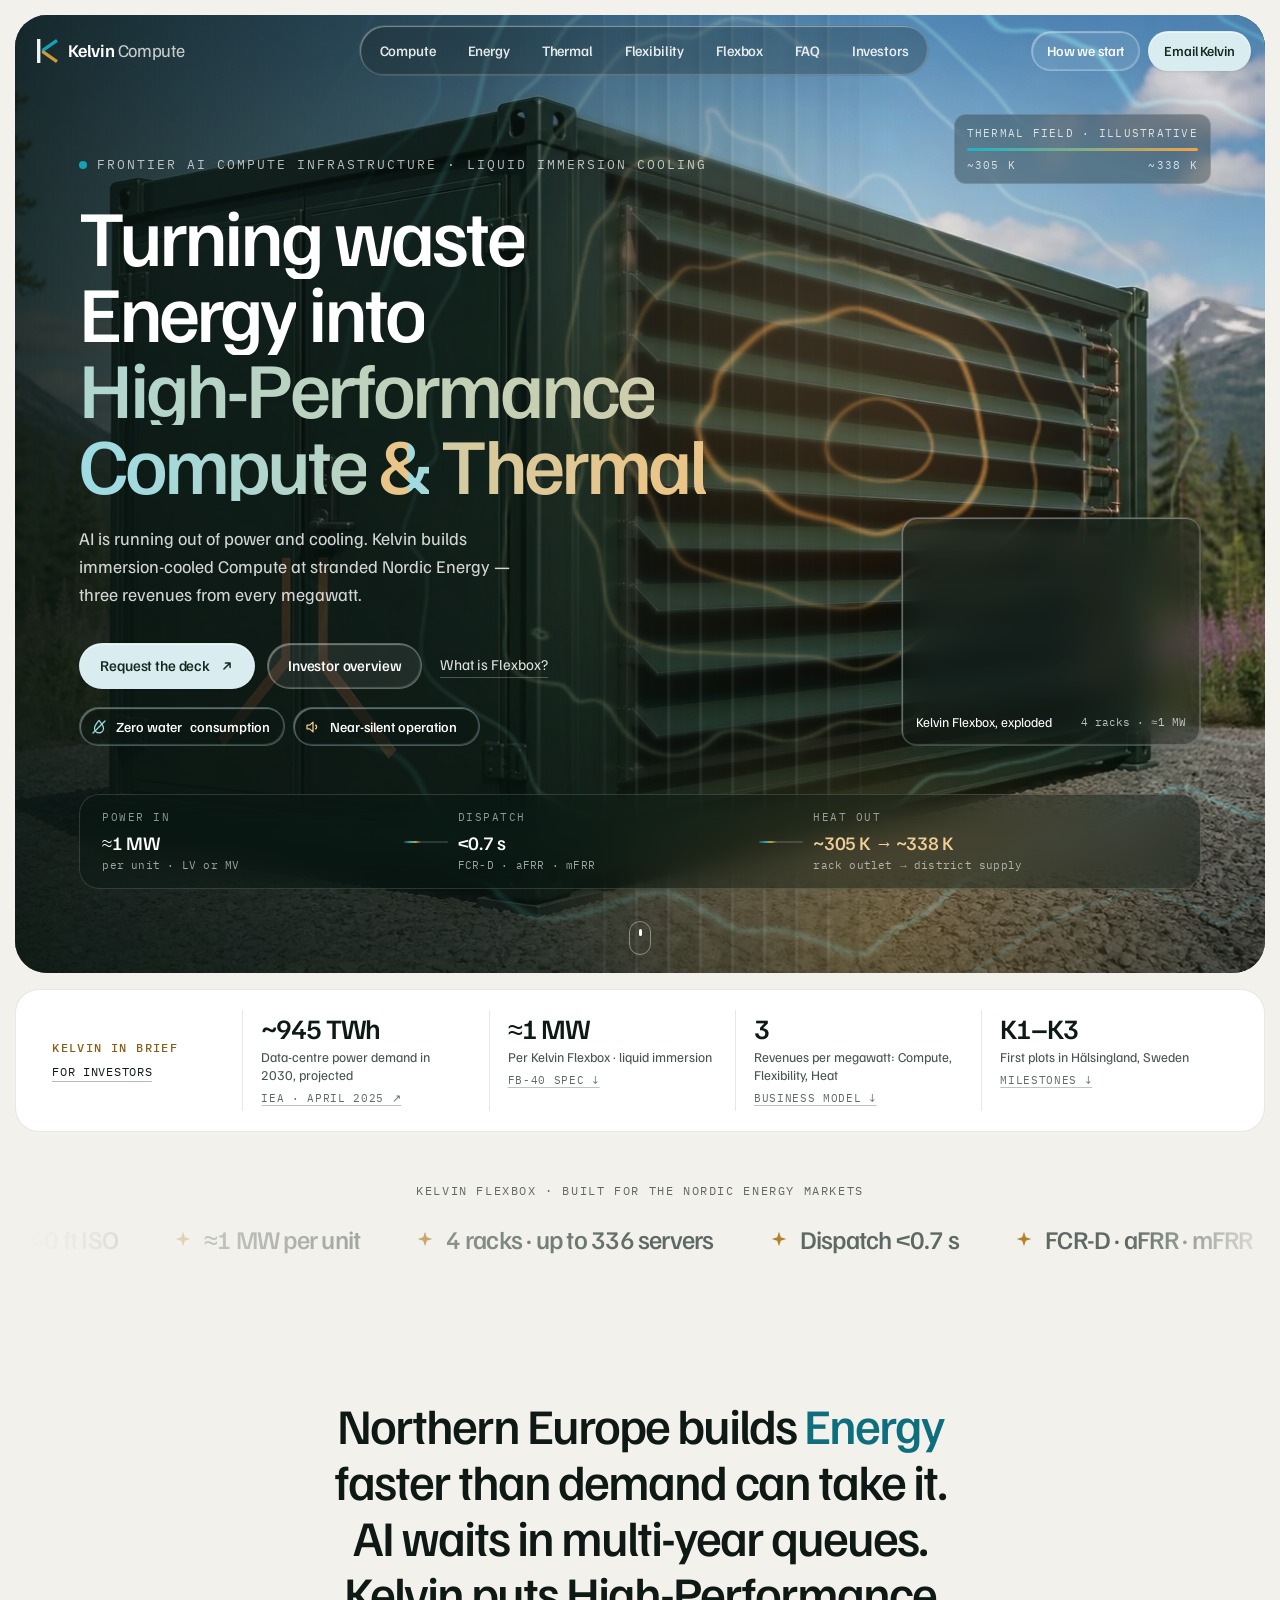
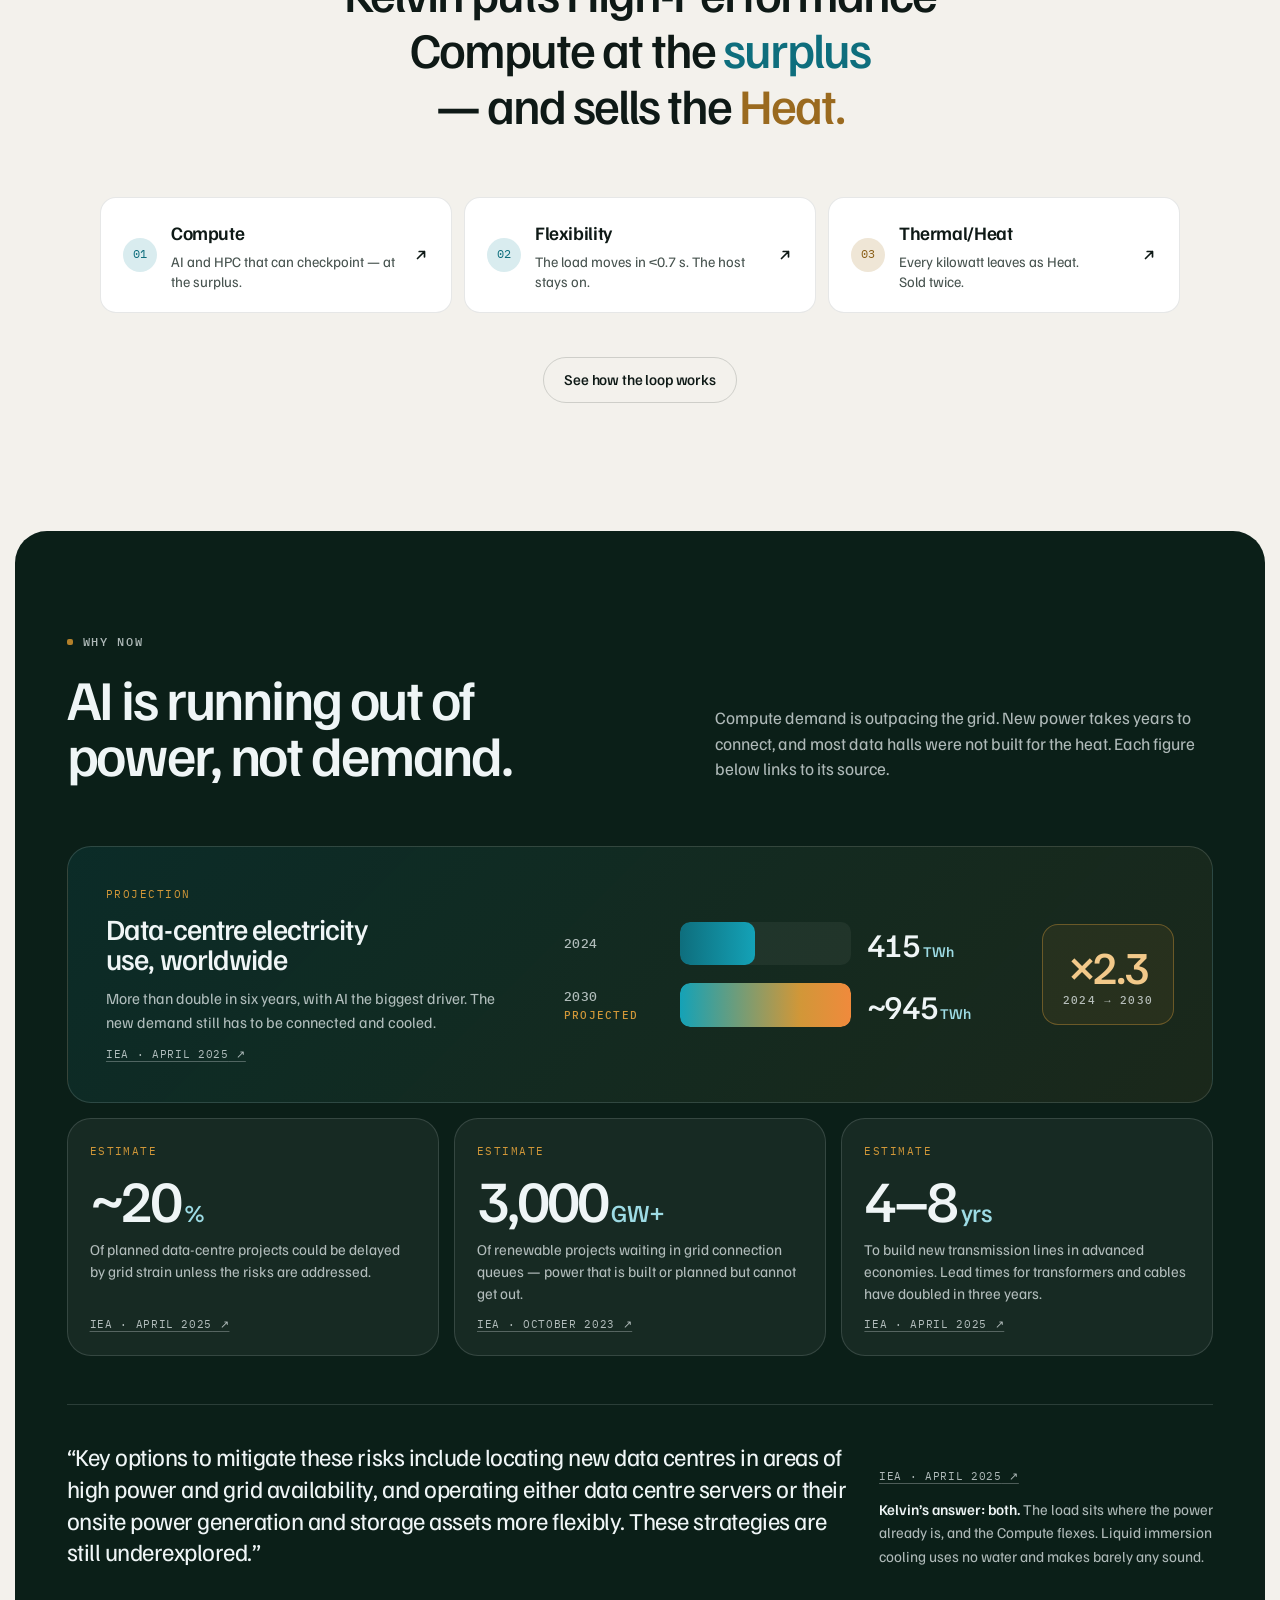
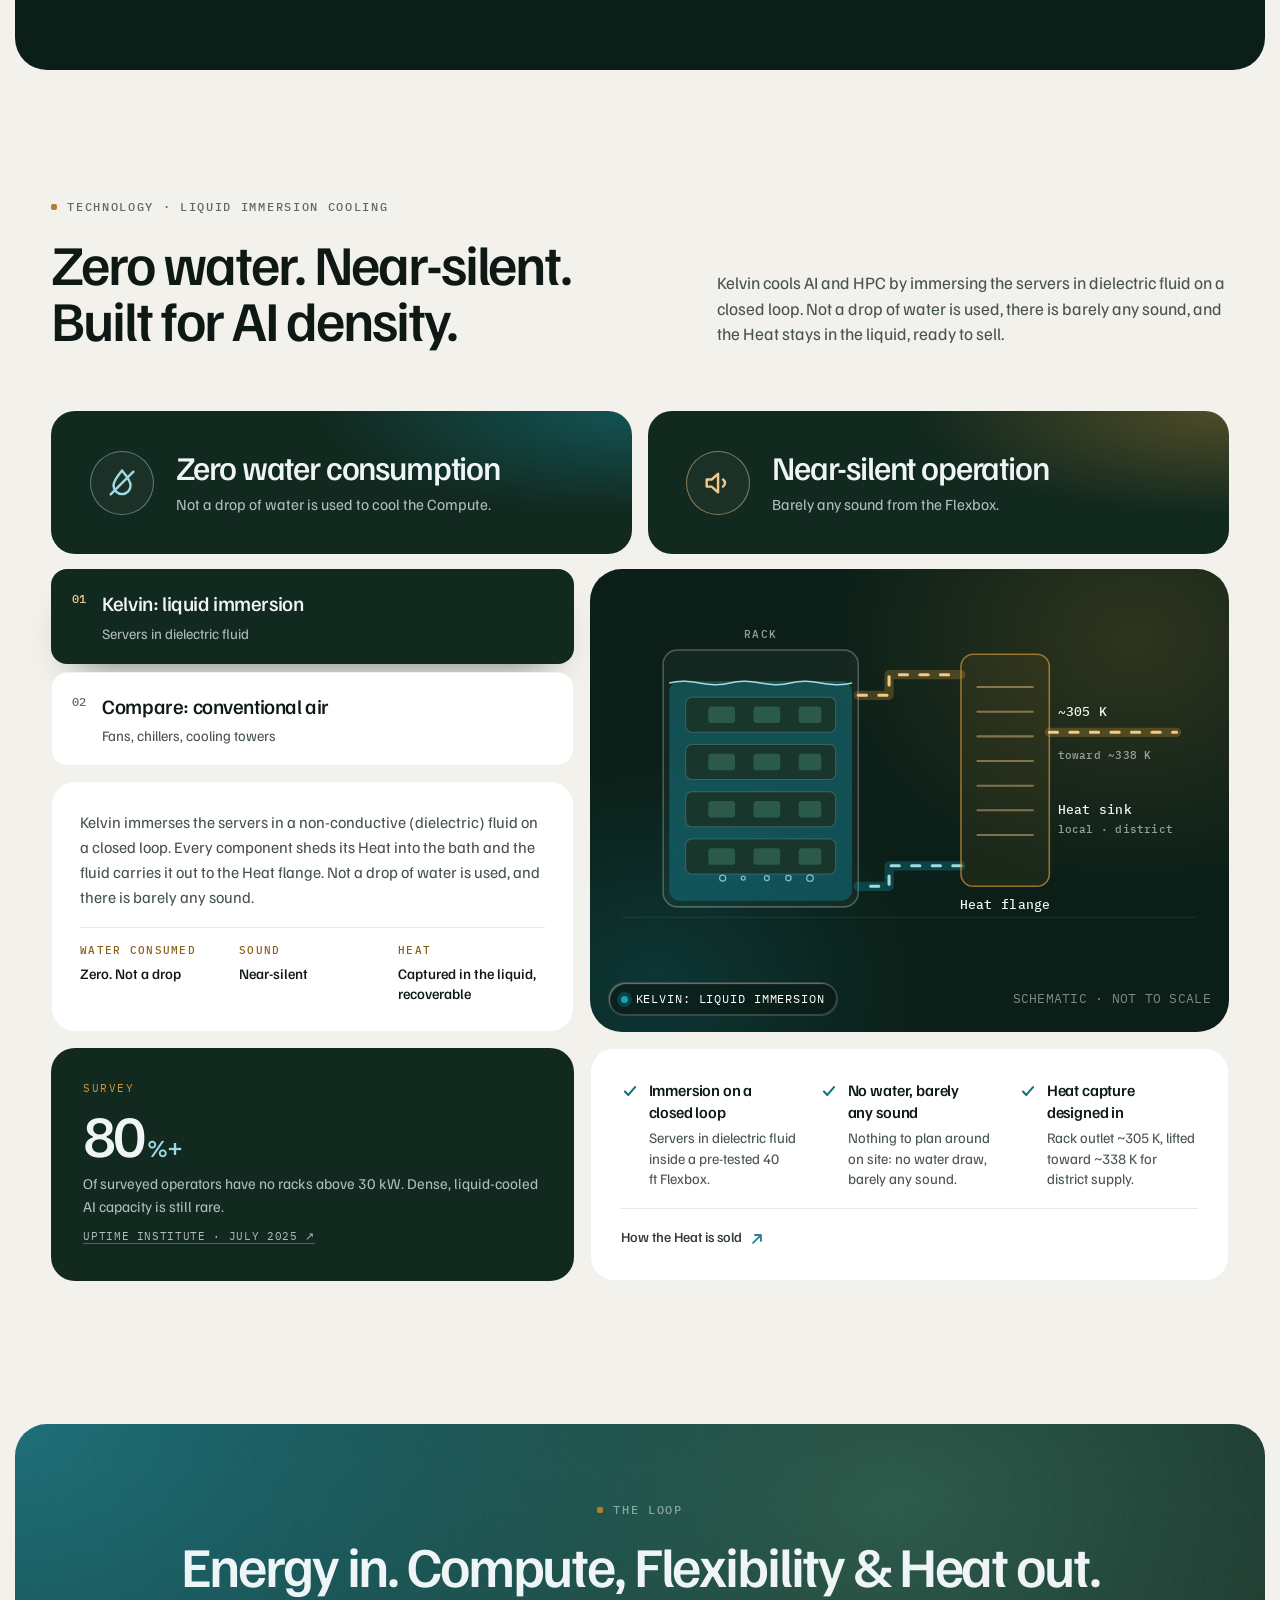
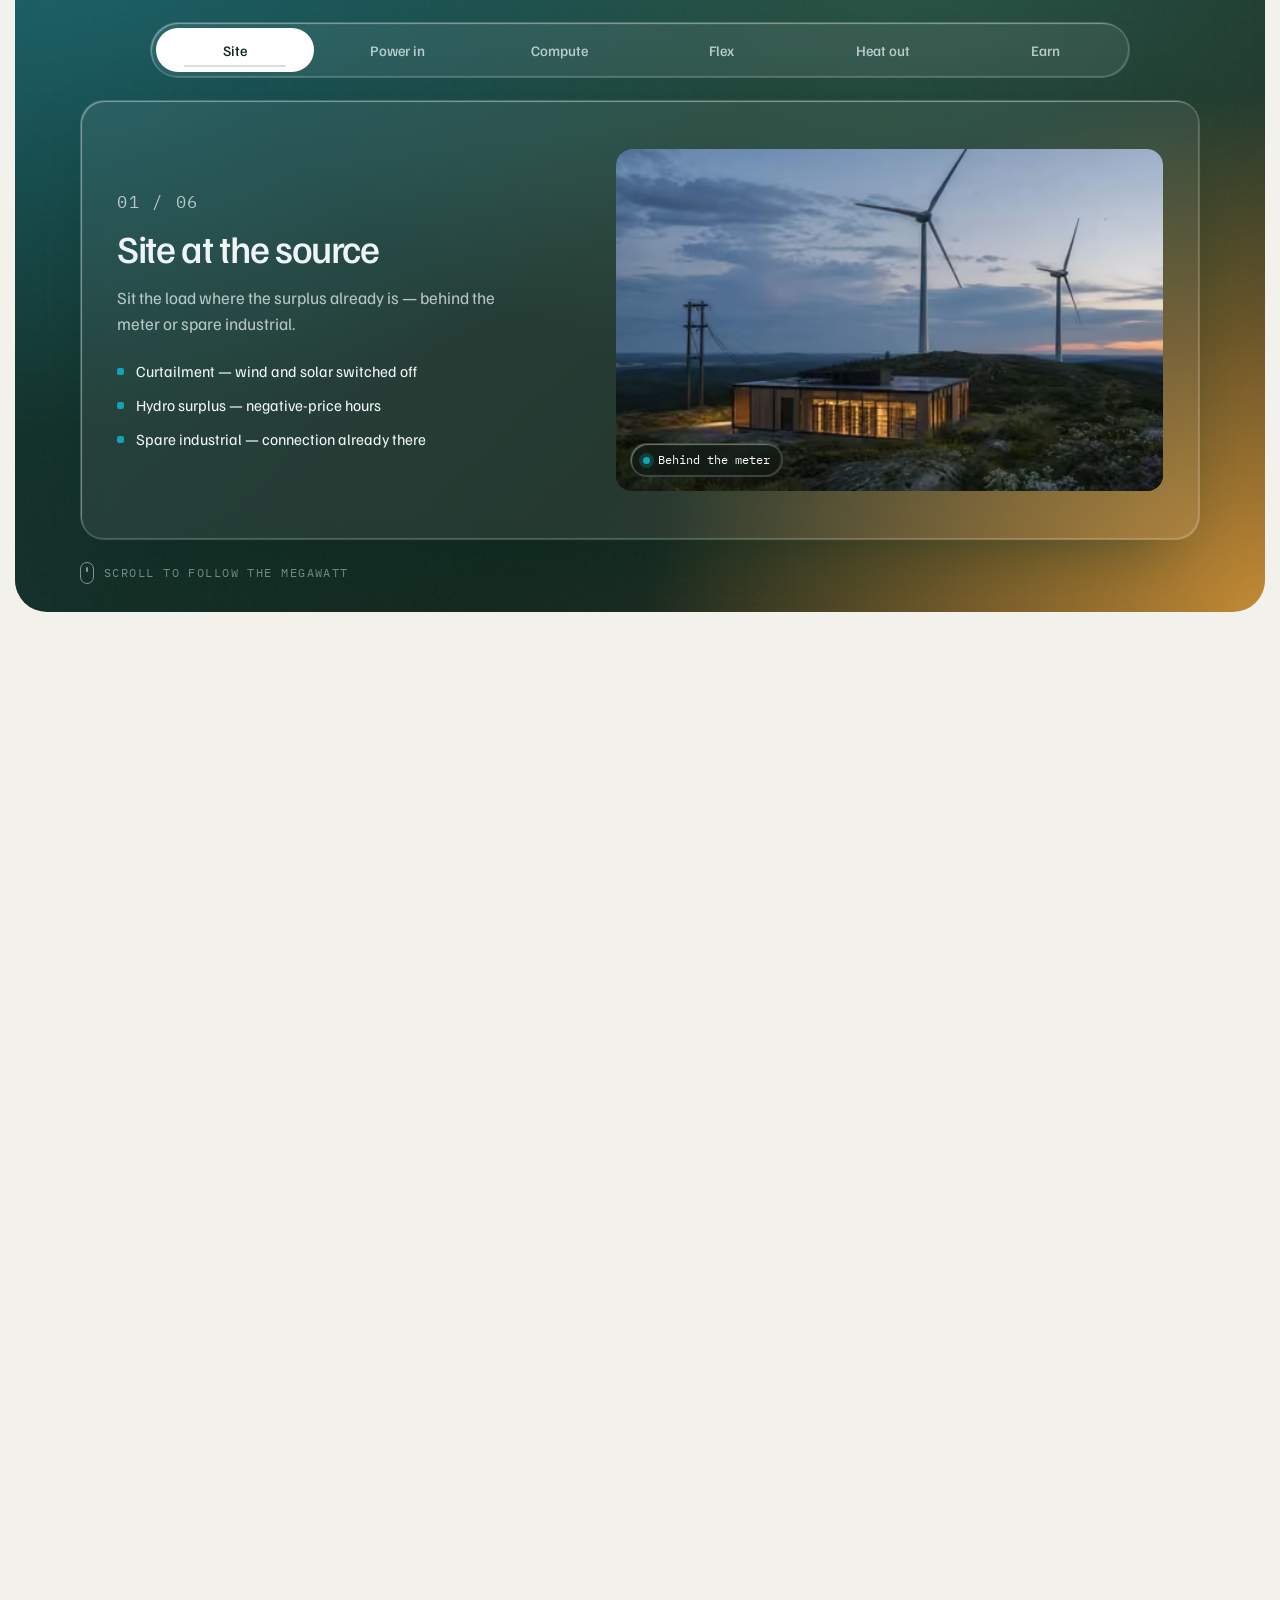
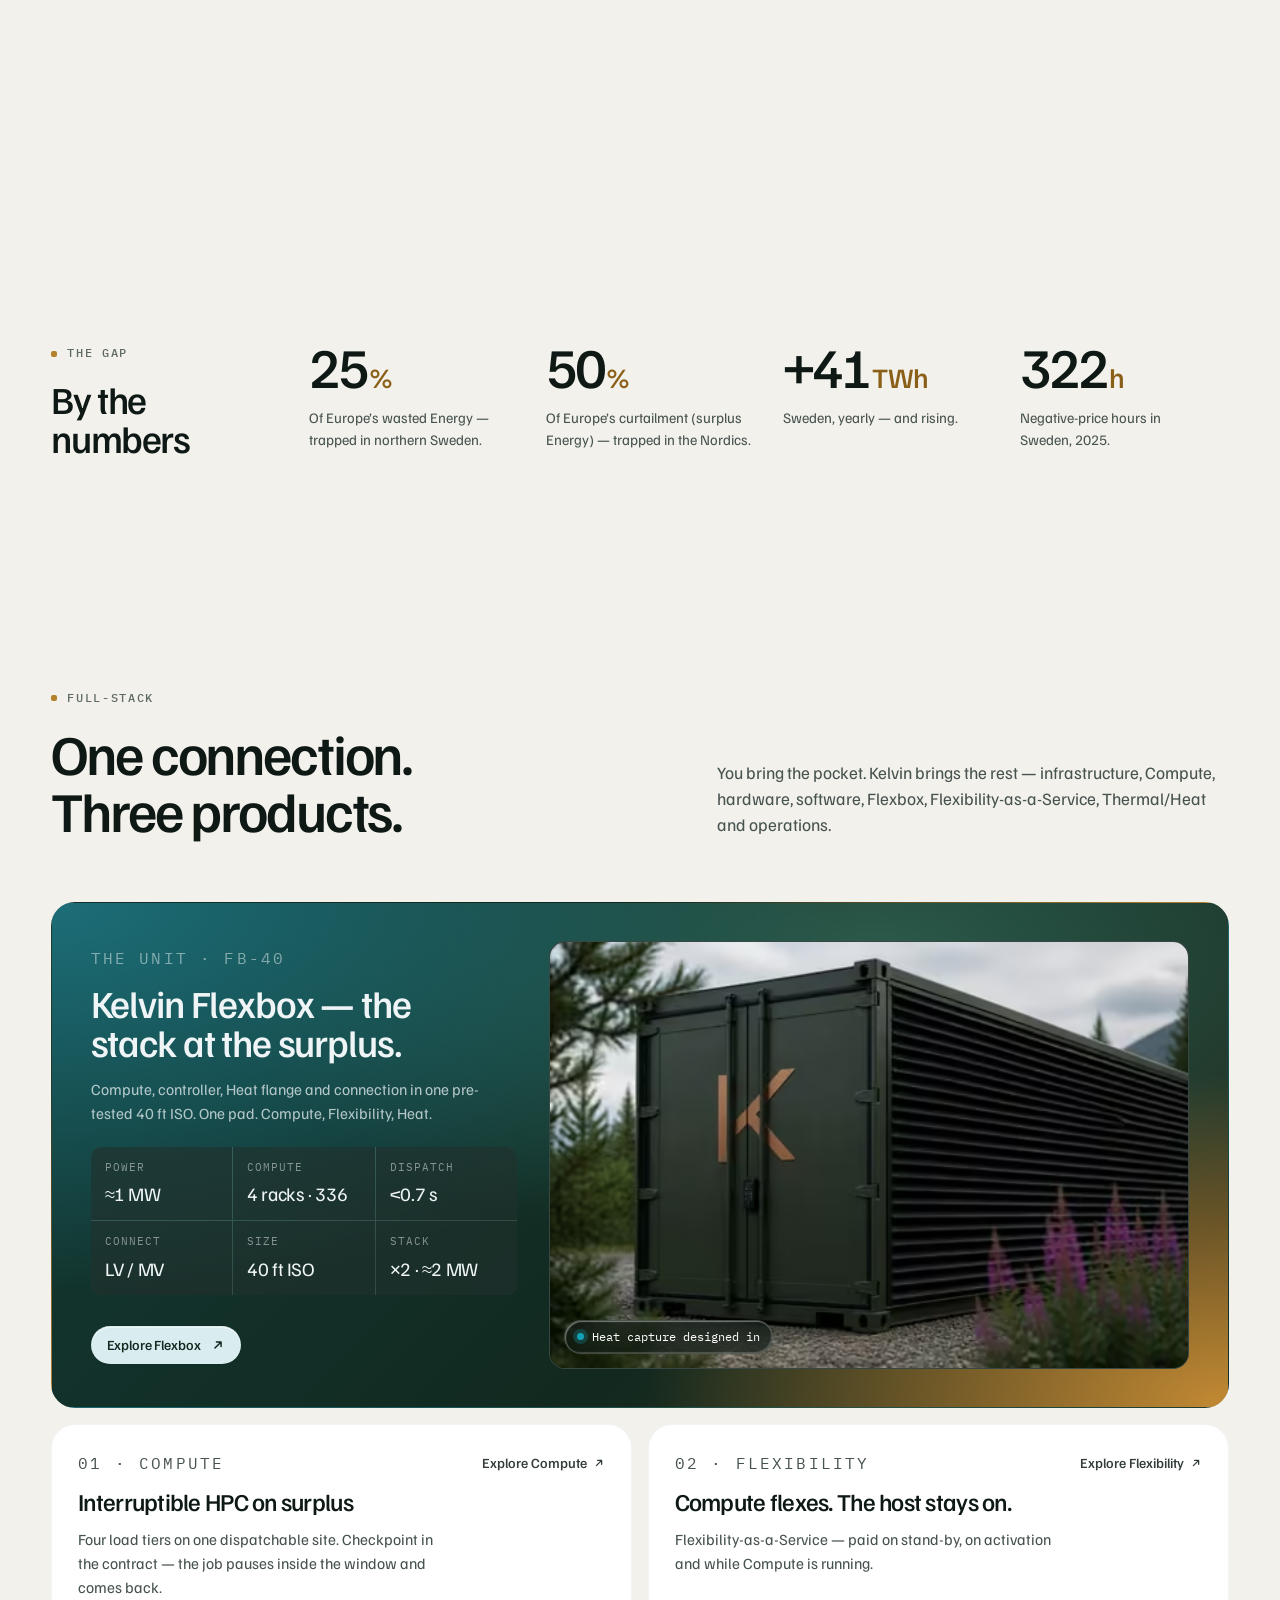
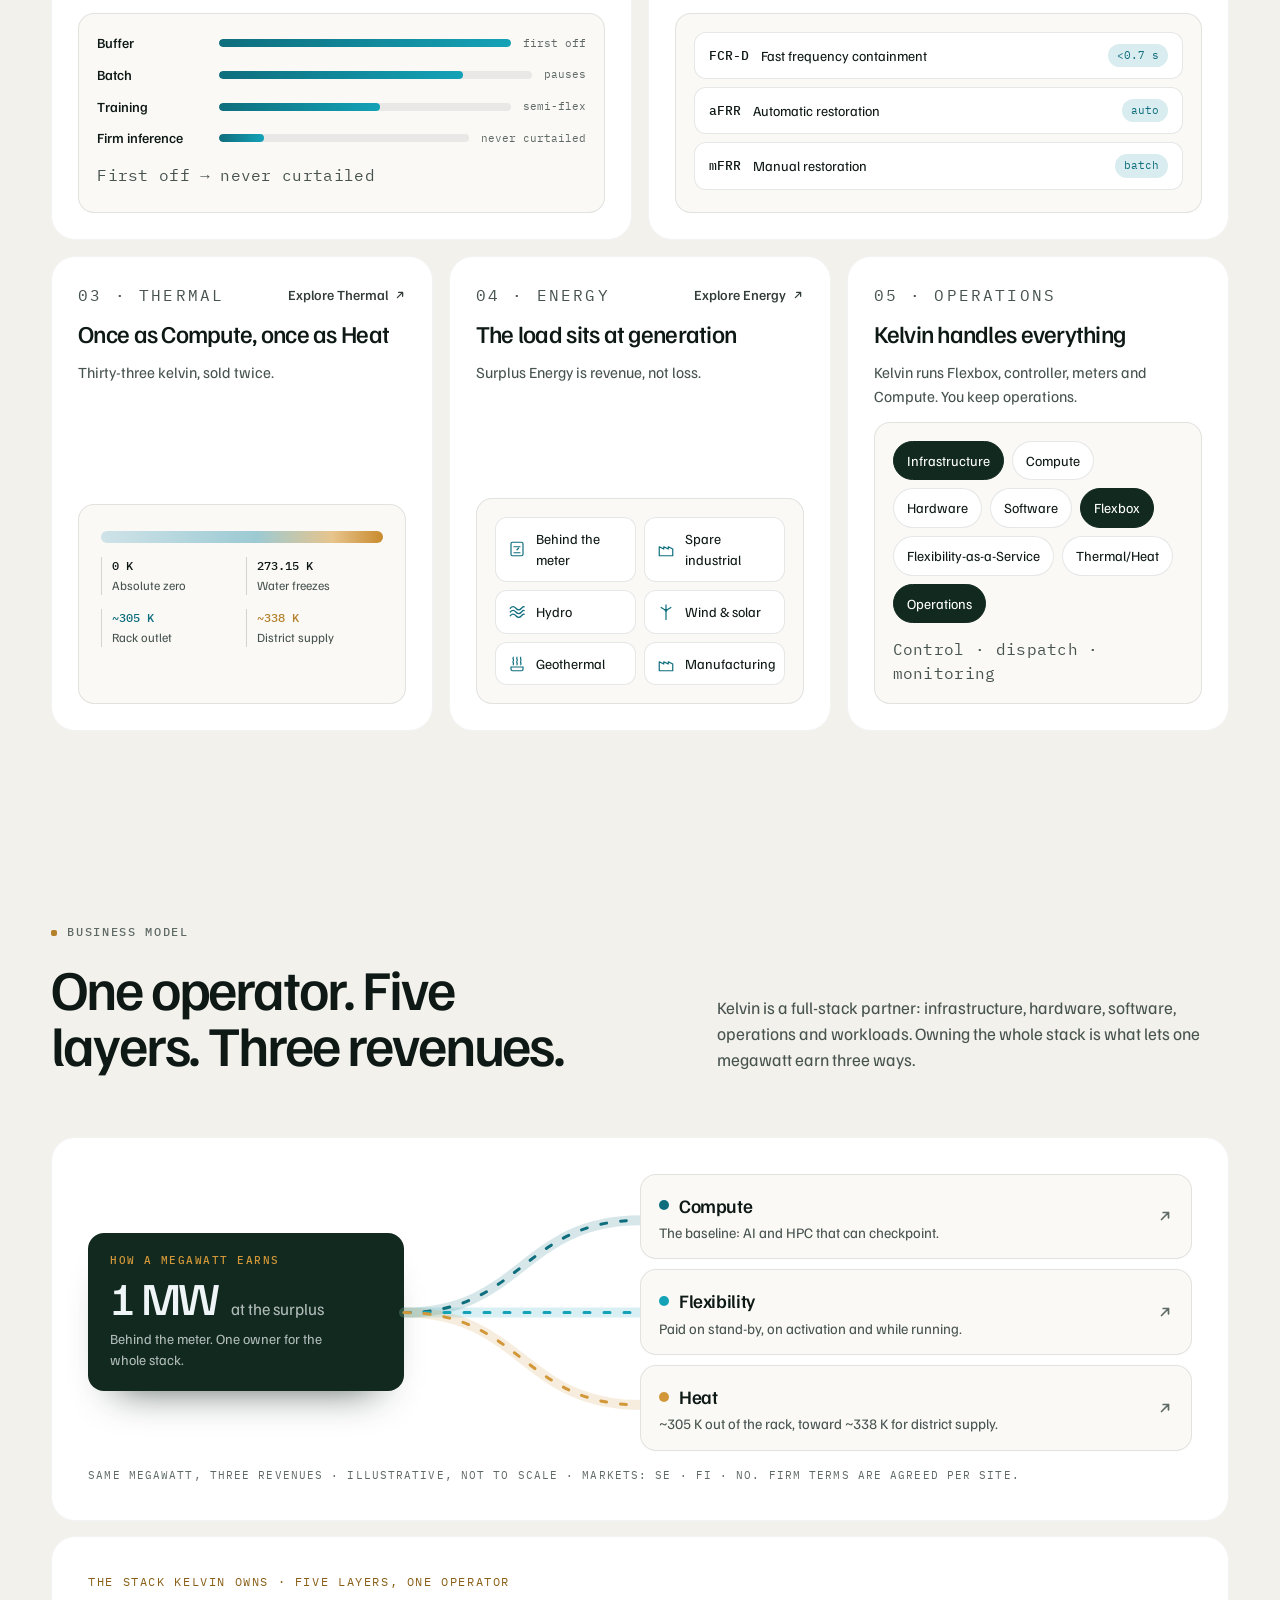
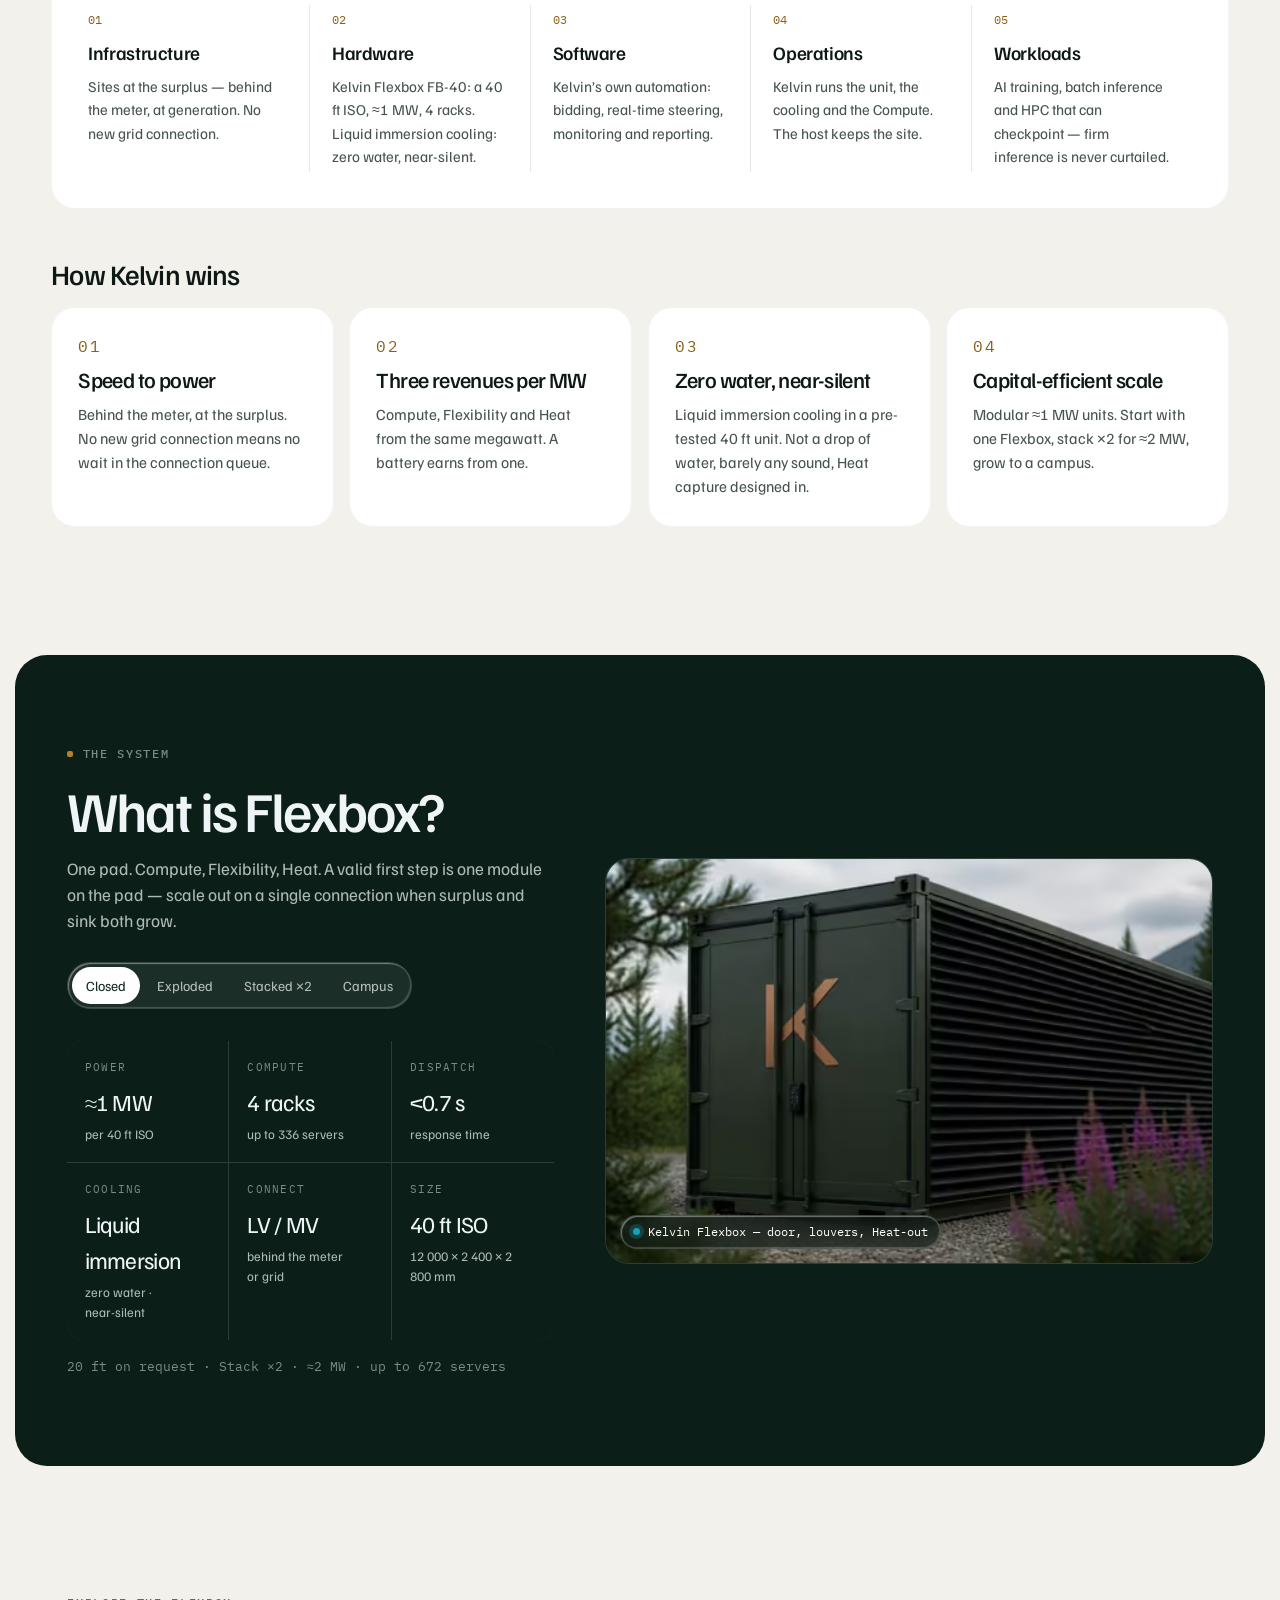
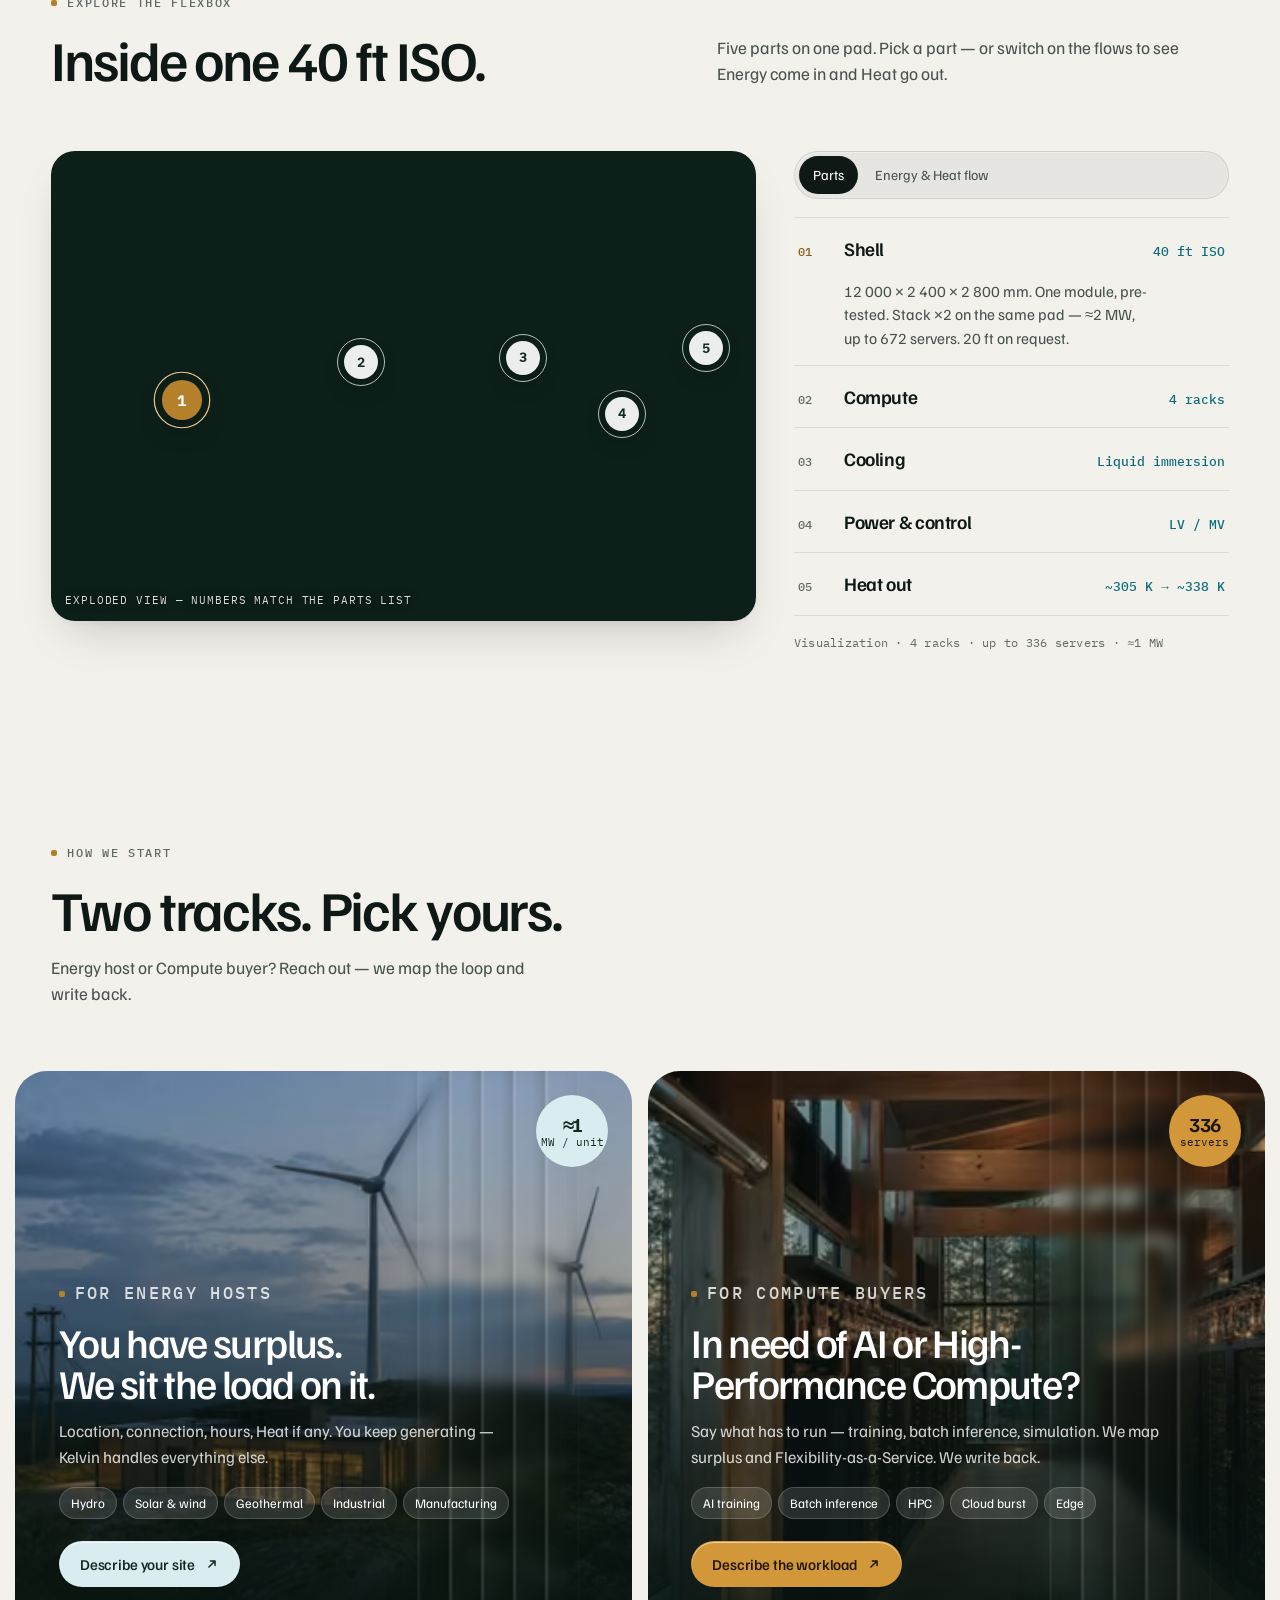
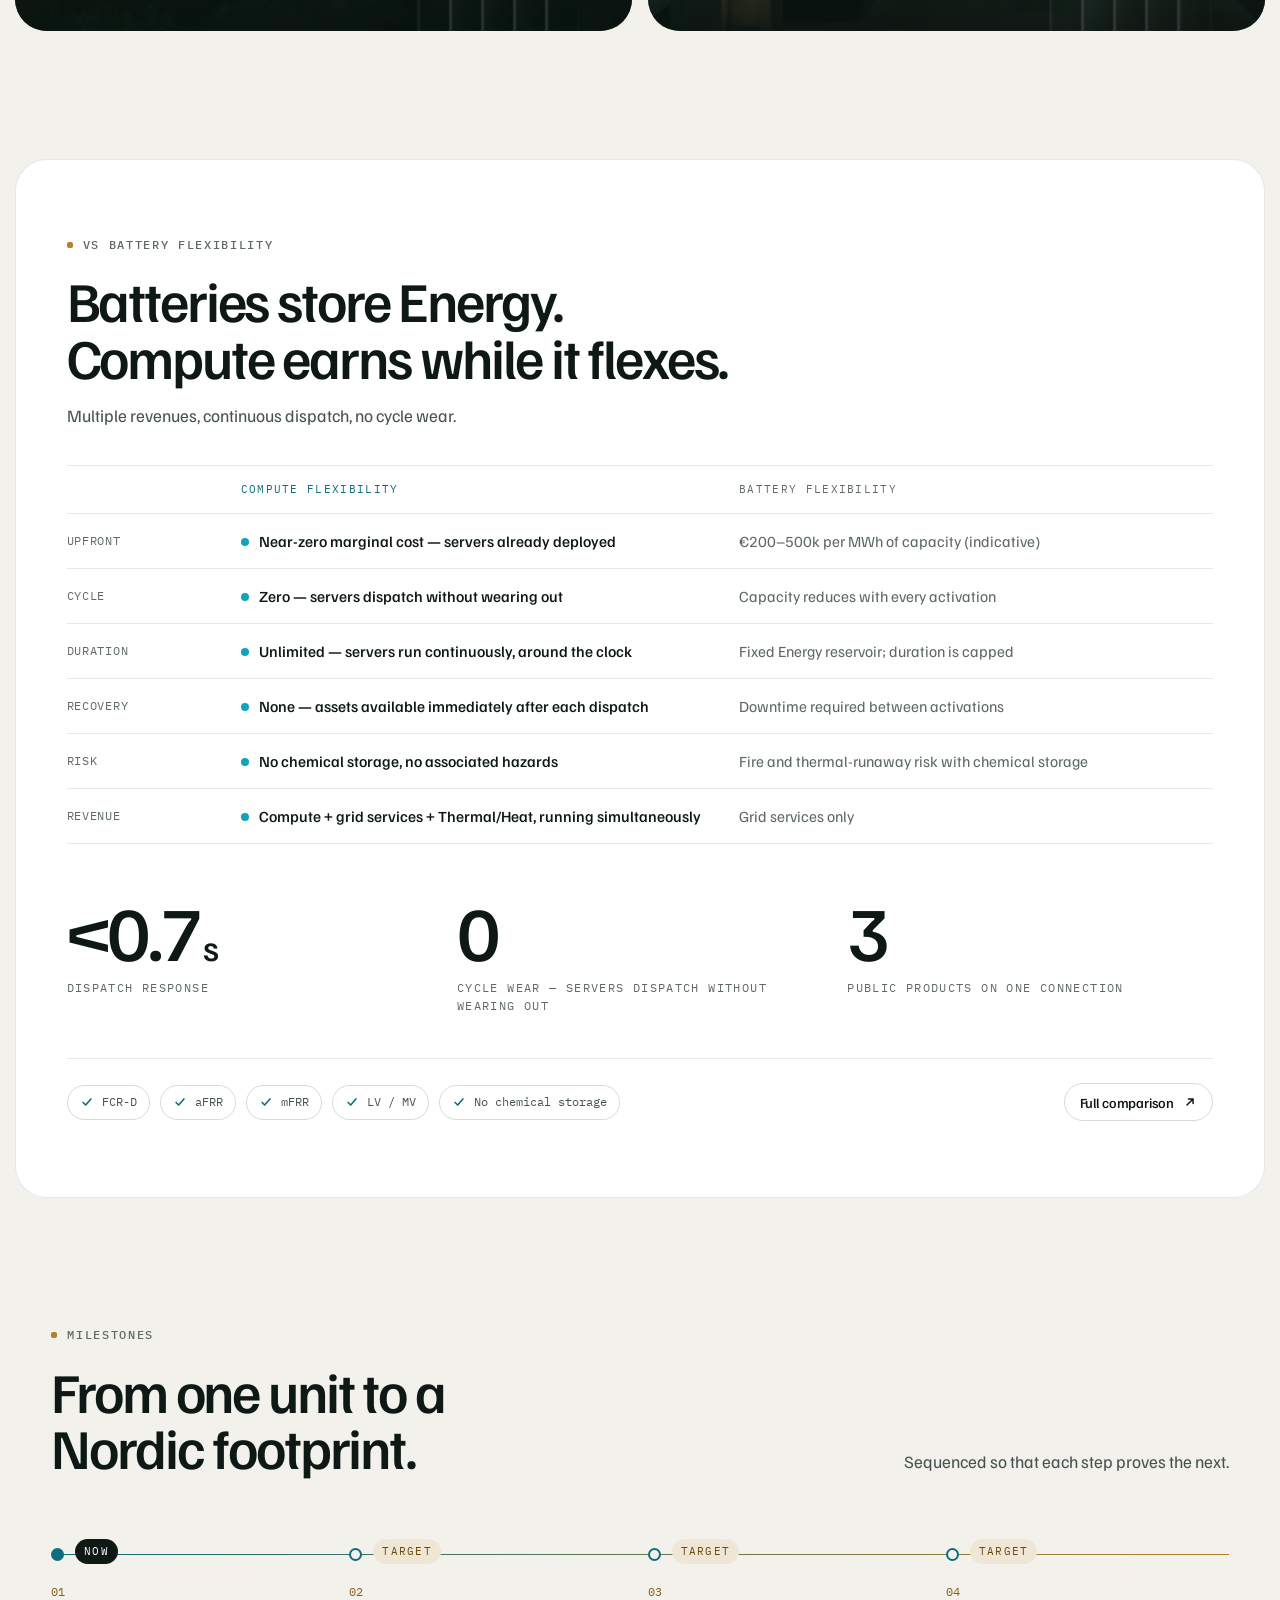
<file: index.html>
<!doctype html>
<html lang="en" class="no-js">
<head>
<meta charset="utf-8">

<meta name="viewport" content="width=device-width, initial-scale=1, viewport-fit=cover">
<title>Kelvin Compute — Turning waste Energy into High-Performance Compute &amp; Thermal</title>
<meta name="description" content="Turning waste Energy into High-Performance Compute &amp; Thermal. Hybrid &amp; Modular Compute, Flexibility and Heat. You bring the pocket. Kelvin brings the rest.">
<meta name="robots" content="index, follow, max-image-preview:large">
<link rel="canonical" href="https://kelvincompute.com/">
<meta name="theme-color" content="#12291F">
<meta name="color-scheme" content="light">
<meta name="author" content="Kelvin Compute AB">
<meta property="og:type" content="website"><meta property="og:site_name" content="Kelvin Compute"><meta property="og:locale" content="en_GB">
<meta property="og:title" content="Kelvin Compute — Turning waste Energy into High-Performance Compute &amp; Thermal"><meta property="og:description" content="Turning waste Energy into High-Performance Compute &amp; Thermal. Hybrid &amp; Modular Compute, Flexibility and Heat. You bring the pocket. Kelvin brings the rest.">
<meta property="og:url" content="https://kelvincompute.com/"><meta property="og:image" content="https://kelvincompute.com/og-image.png"><meta property="og:image:type" content="image/png">
<meta property="og:image:width" content="1200"><meta property="og:image:height" content="630"><meta property="og:image:alt" content="Kelvin Flexbox, a forest-green 40 ft ISO modular data centre with a copper K">
<meta name="twitter:card" content="summary_large_image"><meta name="twitter:title" content="Kelvin Compute — Turning waste Energy into High-Performance Compute &amp; Thermal"><meta name="twitter:description" content="Turning waste Energy into High-Performance Compute &amp; Thermal. Hybrid &amp; Modular Compute, Flexibility and Heat. You bring the pocket. Kelvin brings the rest."><meta name="twitter:image" content="https://kelvincompute.com/og-image.png"><meta name="twitter:image:alt" content="Kelvin Flexbox, a forest-green 40 ft ISO modular data centre with a copper K">
<link rel="icon" href="favicon.svg" type="image/svg+xml"><link rel="icon" href="favicon-32.png" sizes="32x32" type="image/png">
<link rel="apple-touch-icon" href="apple-touch-icon.png"><link rel="manifest" href="site.webmanifest">
<link rel="preload" href="assets/fonts/familjen-grotesk-latin-wght-normal.woff2" as="font" type="font/woff2" crossorigin>
<link rel="preload" as="image" type="image/avif" imagesrcset="assets/img/flexbox-product-480.avif 480w, assets/img/flexbox-product-640.avif 640w, assets/img/flexbox-product-1024.avif 1024w, assets/img/flexbox-product-1536.avif 1536w" imagesizes="100vw" fetchpriority="high">
<script>document.documentElement.classList.remove("no-js")</script>
<style> @font-face{font-family:"Familjen Grotesk";src:url(assets/fonts/familjen-grotesk-latin-wght-normal.woff2) format("woff2");font-weight:400 700;font-style:normal;font-display:swap;unicode-range:U+0000-00FF,U+0131,U+0152-0153,U+02BB-02BC,U+02C6,U+02DA,U+02DC,U+0304,U+0308,U+0329,U+2000-206F,U+20AC,U+2122,U+2191,U+2193,U+2212,U+2215,U+FEFF,U+FFFD}@font-face{font-family:"Familjen Grotesk";src:url(assets/fonts/familjen-grotesk-latin-ext-wght-normal.woff2) format("woff2");font-weight:400 700;font-style:normal;font-display:swap;unicode-range:U+0100-02BA,U+02BD-02C5,U+02C7-02CC,U+02CE-02D7,U+02DD-02FF,U+0304,U+0308,U+0329,U+1D00-1DBF,U+1E00-1E9F,U+1EF2-1EFF,U+2020,U+20A0-20AB,U+20AD-20C0,U+2113,U+2C60-2C7F,U+A720-A7FF}@font-face{font-family:"Familjen Grotesk";src:url(assets/fonts/familjen-grotesk-latin-wght-italic.woff2) format("woff2");font-weight:400 700;font-style:italic;font-display:swap}@font-face{font-family:"Kelvin Fallback";src:local("Arial"),local("ArialMT"),local("Arimo"),local("Liberation Sans"),local("Helvetica Neue"),local("Helvetica");size-adjust:96.3%;ascent-override:106.5%;descent-override:23.4%;line-gap-override:0%}@font-face{font-family:"IBM Plex Mono";src:url(assets/fonts/ibm-plex-mono-latin-400-normal.woff2) format("woff2");font-weight:400;font-display:swap}@font-face{font-family:"IBM Plex Mono";src:url(assets/fonts/ibm-plex-mono-latin-500-normal.woff2) format("woff2");font-weight:500;font-display:swap}:root{--canvas:#F3F1EC;--paper:#FFFFFF;--paper-2:#FAF9F6;--ink:#0E1916;--ink-2:#47534F;--ink-3:#5F6A66;--line:rgba(14,25,22,.10);--line-2:rgba(14,25,22,.16);--green:#12291F;--green-2:#1A3A2D;--deep:#0B1F18;--teal:#0E6E7D;--teal-l:#14A2B7;--ice:#D9ECEF;--copper:#B4802A;--copper-l:#D19738;--sand:#EFE6D6;--on-dark:#EFF5F6;--on-dark-2:rgba(239,245,246,.72);--on-dark-3:rgba(239,245,246,.5);--line-dark:rgba(239,245,246,.14);--r-xl:32px;--r-lg:24px;--r-md:16px;--r-sm:10px;--gutter:clamp(10px,1.2vw,16px);--wrap:1240px;--pad:clamp(20px,4vw,56px);--sans:"Familjen Grotesk","Kelvin Fallback",ui-sans-serif,system-ui,-apple-system,"Segoe UI",sans-serif;--mono:"IBM Plex Mono",ui-monospace,SFMono-Regular,Menlo,monospace;--ease:cubic-bezier(.2,.7,.1,1);--thermal:radial-gradient(120% 140% at 0% 0%,#1C6E78 0%,rgba(28,110,120,0) 55%),radial-gradient(90% 120% at 100% 100%,#C38A33 0%,rgba(195,138,51,0) 55%),radial-gradient(80% 90% at 70% 10%,#2B5A4B 0%,rgba(43,90,75,0) 70%),linear-gradient(135deg,#123A36,#12291F 60%,#2A2A1C)}*,*::before,*::after{box-sizing:border-box}html{-webkit-text-size-adjust:100%;scroll-behavior:smooth;scroll-padding-top:96px}body{margin:0;background:var(--canvas);color:var(--ink);font-family:var(--sans);font-size:17px;line-height:1.55;-webkit-font-smoothing:antialiased;text-rendering:optimizeLegibility;font-feature-settings:"ss01","tnum" 0}img,svg,picture{display:block;max-width:100%}img{height:auto}a{color:inherit}button{font:inherit;color:inherit}h1,h2,h3,h4{margin:0;font-weight:500;letter-spacing:-.035em;line-height:1.02}p{margin:0}ul,ol{margin:0;padding:0;list-style:none}:focus-visible{outline:2px solid var(--teal-l);outline-offset:3px;border-radius:6px}.sr-only{position:absolute!important;width:1px;height:1px;padding:0;margin:-1px;overflow:hidden;clip:rect(0,0,0,0);white-space:nowrap;border:0}.skip-link{position:fixed;left:16px;top:-80px;z-index:200;background:var(--ink);color:#fff;padding:10px 16px;border-radius:999px;text-decoration:none;transition:top .2s}.skip-link:focus{top:16px}.svg-defs{position:absolute;width:0;height:0;overflow:hidden}.nowrap{white-space:nowrap}.wrap{width:min(100% - 2*var(--pad),var(--wrap));margin-inline:auto}.card{margin:0 var(--gutter);border-radius:var(--r-xl);overflow:hidden;position:relative;isolation:isolate}.section{padding-block:clamp(72px,10vw,140px)}.section--tight{padding-block:clamp(48px,6vw,88px)}.eyebrow{font-family:var(--mono);font-size:12px;font-weight:500;letter-spacing:.14em;text-transform:uppercase;color:var(--ink-3);display:inline-flex;align-items:center;gap:10px}.eyebrow::before{content:"";width:6px;height:6px;border-radius:2px;background:var(--copper)}.on-dark .eyebrow,.eyebrow--light{color:var(--on-dark-3)}.eyebrow--center{justify-content:center}.display{font-size:clamp(44px,6.6vw,96px);letter-spacing:-.045em;line-height:.98}.h2{font-size:clamp(34px,4.4vw,64px)}.h3{font-size:clamp(24px,2.2vw,32px);letter-spacing:-.03em;line-height:1.08}.lead{font-size:clamp(17px,1.35vw,20px);color:var(--ink-2);line-height:1.5;max-width:32.87em}.on-dark{color:var(--on-dark)}.on-dark .lead{color:var(--on-dark-2)}.muted{color:var(--ink-3)}.mono{font-family:var(--mono);font-size:13px;letter-spacing:.02em}.head{display:grid;gap:18px;margin-bottom:clamp(36px,5vw,64px)}.head--center{text-align:center;justify-items:center}.head--center .lead{margin-inline:auto}.head--split{grid-template-columns:1.1fr .9fr;align-items:end;gap:40px}.head--split .lead{justify-self:end}.btn{--bg:var(--ink);--fg:#fff;display:inline-flex;align-items:center;gap:10px;height:46px;padding:0 20px;border-radius:999px;background:var(--bg);color:var(--fg);font-size:15px;font-weight:500;letter-spacing:-.01em;text-decoration:none;border:1px solid transparent;cursor:pointer;transition:transform .25s var(--ease),background .25s,box-shadow .25s;white-space:nowrap}.btn:hover{transform:translateY(-1px)}.btn svg{width:14px;height:14px;transition:transform .25s var(--ease)}.btn:hover svg{transform:translate(2px,-2px)}.btn--ice{--bg:var(--ice);--fg:var(--green)}.btn--ice:hover{--bg:#E8F5F7;box-shadow:0 6px 24px rgba(20,162,183,.25)}.btn--copper{--bg:var(--copper-l);--fg:#1B1407}.btn--light{--bg:#fff;--fg:var(--ink)}.btn--ghost{--bg:rgba(255,255,255,.08);--fg:#fff;border-color:rgba(255,255,255,.28);backdrop-filter:blur(10px);-webkit-backdrop-filter:blur(10px)}.btn--ghost:hover{--bg:rgba(255,255,255,.16)}.btn--line{--bg:transparent;--fg:var(--ink);border-color:var(--line-2)}.btn--line:hover{--bg:#fff}.btn--sm{height:38px;padding:0 15px;font-size:14px}.link{display:inline-flex;align-items:center;gap:6px;font-size:14px;font-weight:500;text-decoration:none;color:inherit;opacity:.85}.link:hover{opacity:1}.link svg{width:12px;height:12px}.text-link{text-decoration:underline;text-decoration-thickness:1px;text-underline-offset:3px;text-decoration-color:color-mix(in srgb,currentColor 35%,transparent)}.text-link:hover{text-decoration-color:currentColor}.cta-row{display:flex;flex-wrap:wrap;gap:12px}.site-header{position:fixed;inset:var(--gutter) var(--gutter) auto;z-index:100;display:grid;grid-template-columns:1fr auto 1fr;align-items:center;padding:10px 14px 10px 22px;pointer-events:none}.site-header>*{pointer-events:auto}.brand{display:inline-flex;align-items:center;gap:10px;text-decoration:none;color:#fff;font-weight:600;font-size:18px;letter-spacing:-.02em;transition:color .3s}.brand svg{width:21px;height:24px}.brand__light{font-weight:400;opacity:.75}.brand .mk-dark{display:none}.nav-pill{display:flex;gap:2px;padding:5px;border-radius:999px;background:rgba(18,30,26,.28);border:1px solid rgba(255,255,255,.16);backdrop-filter:blur(18px) saturate(1.3);-webkit-backdrop-filter:blur(18px) saturate(1.3);transition:background .3s,border-color .3s}.nav-pill a{padding:8px 15px;border-radius:999px;color:#fff;text-decoration:none;font-size:14.5px;font-weight:500;letter-spacing:-.01em;opacity:.88;transition:background .2s,opacity .2s}.nav-pill a:hover,.nav-pill a[aria-current="page"]{background:rgba(255,255,255,.14);opacity:1}.header-cta{justify-self:end;display:flex;gap:8px;align-items:center}.header-cta .btn--ghost{height:40px}.header-cta .btn--ice{height:40px}.nav-toggle{display:none}.site-header.is-solid .nav-pill{background:rgba(255,255,255,.78);border-color:var(--line)}.site-header.is-solid .nav-pill a{color:var(--ink)}.site-header.is-solid .nav-pill a:hover,.site-header.is-solid .nav-pill a[aria-current="page"]{background:rgba(14,25,22,.06)}.site-header.is-solid .brand{color:var(--ink)}.site-header.is-solid .brand .mk-dark{display:block}.site-header.is-solid .brand .mk-light{display:none}.site-header.is-solid .header-cta .btn--ghost{--fg:var(--ink);--bg:rgba(255,255,255,.7);border-color:var(--line)}.mobile-nav{display:none}.hero{margin:var(--gutter);margin-bottom:0;min-height:min(100svh - 2*var(--gutter),940px);border-radius:var(--r-xl);overflow:hidden;position:relative;isolation:isolate;color:#fff;display:flex;align-items:flex-end;background:var(--deep)}.hero__media{position:absolute;inset:0;z-index:-2}.hero__media img{width:100%;height:100%;object-fit:cover;object-position:62% 55%}@keyframes heroZoom{to{transform:scale(1)}}.hero__shade{position:absolute;inset:0;z-index:-1;background:linear-gradient(90deg,rgba(8,20,16,.86) 0%,rgba(8,20,16,.55) 38%,rgba(8,20,16,.05) 70%),linear-gradient(0deg,rgba(8,20,16,.6),rgba(8,20,16,0) 45%)}.ribs{position:absolute;top:0;bottom:0;z-index:-1;pointer-events:none;backdrop-filter:blur(7px) brightness(1.06);-webkit-backdrop-filter:blur(7px) brightness(1.06);background:repeating-linear-gradient(90deg,rgba(255,255,255,.16) 0,rgba(255,255,255,.02) 3px,rgba(255,255,255,0) 18px,rgba(0,0,0,.10) 30px,rgba(255,255,255,.10) 32px);-webkit-mask-image:linear-gradient(90deg,transparent,#000 22%,#000 78%,transparent);mask-image:linear-gradient(90deg,transparent,#000 22%,#000 78%,transparent)}.hero .ribs{left:42%;width:30%}.hero__inner{width:100%;padding:clamp(28px,5vw,72px);padding-top:140px;display:grid;grid-template-columns:minmax(0,1.25fr) minmax(0,.75fr);align-items:end;gap:32px}.hero__kicker{font-family:var(--mono);font-size:12.5px;letter-spacing:.16em;text-transform:uppercase;color:rgba(255,255,255,.7);margin-bottom:22px;display:flex;align-items:center;gap:10px}.hero__kicker::before{content:"";width:22px;height:1px;background:var(--copper-l)}.hero h1{font-size:clamp(46px,6.2vw,94px);letter-spacing:-.048em;line-height:.96;max-width:7.37em;text-wrap:balance}.hero h1 .accent{background:linear-gradient(90deg,#9DDBE4,#E9C58A);-webkit-background-clip:text;background-clip:text;color:transparent}.hero__tag{margin-top:24px;font-size:clamp(17px,1.4vw,20px);color:rgba(255,255,255,.82);max-width:26.07em}.hero .cta-row{margin-top:34px}.hero__float{justify-self:end;width:min(100%,300px);border-radius:var(--r-md);background:rgba(15,28,24,.38);border:1px solid rgba(255,255,255,.2);backdrop-filter:blur(16px);-webkit-backdrop-filter:blur(16px);padding:8px;text-decoration:none;color:#fff;transition:transform .3s var(--ease)}.hero__float:hover{transform:translateY(-3px)}.hero__float img{border-radius:10px;aspect-ratio:16/10;object-fit:cover;width:100%}.hero__float-cap{display:flex;justify-content:space-between;align-items:center;padding:10px 6px 4px;font-size:13.5px}.hero__float-cap span{font-family:var(--mono);font-size:11px;opacity:.7}.reveal-up{opacity:0;transform:translateY(24px);animation:up .9s var(--ease) forwards}.reveal-up.d1{animation-delay:.12s}.reveal-up.d2{animation-delay:.24s}.reveal-up.d3{animation-delay:.36s}.reveal-up.d4{animation-delay:.6s}@keyframes up{to{opacity:1;transform:none}}.facts{padding:34px 0 10px;overflow:hidden}.facts__label{text-align:center;font-family:var(--mono);font-size:11.5px;letter-spacing:.14em;text-transform:uppercase;color:var(--ink-3);margin-bottom:20px}.marquee{display:flex;width:max-content;animation:marq 48s linear infinite;-webkit-mask-image:linear-gradient(90deg,transparent,#000 10%,#000 90%,transparent)}.facts:hover .marquee{animation-play-state:paused}.marquee ul{display:flex;gap:56px;padding-right:56px;align-items:center}.marquee li{display:flex;align-items:center;gap:12px;font-size:clamp(20px,2vw,27px);letter-spacing:-.03em;color:#5E6965;font-weight:500;white-space:nowrap}.marquee li svg{width:18px;height:18px;color:var(--copper)}.facts-mask{-webkit-mask-image:linear-gradient(90deg,transparent,#000 12%,#000 88%,transparent);mask-image:linear-gradient(90deg,transparent,#000 12%,#000 88%,transparent)}@keyframes marq{to{transform:translateX(-50%)}}.statement{padding-block:clamp(110px,14vw,200px);text-align:center}.statement p.big{font-size:clamp(30px,3.9vw,56px);letter-spacing:-.04em;line-height:1.12;max-width:13.60em;margin-inline:auto;font-weight:500;text-wrap:balance}.statement .w{--b:8px;--o:.18;transition:filter .5s,opacity .5s,color .5s;filter:blur(var(--b,0));opacity:var(--o,1)}.statement .w.hl{color:var(--teal)}.statement .w.hh{color:var(--copper)}.statement .cta-row{justify-content:center;margin-top:44px}.loop{background:var(--thermal);color:var(--on-dark);padding:clamp(56px,7vw,96px) 0 clamp(36px,4vw,56px)}.loop::after{content:"";position:absolute;inset:0;z-index:-1;background:url("data:image/svg+xml,%3Csvg xmlns='http://www.w3.org/2000/svg' width='160' height='160'%3E%3Cfilter id='n'%3E%3CfeTurbulence baseFrequency='.9' numOctaves='2'/%3E%3C/filter%3E%3Crect width='100%25' height='100%25' filter='url(%23n)' opacity='.07'/%3E%3C/svg%3E")}.tabs{display:grid;grid-template-columns:repeat(6,1fr);gap:4px;padding:5px;border-radius:999px;background:rgba(255,255,255,.08);border:1px solid rgba(255,255,255,.14);backdrop-filter:blur(12px);-webkit-backdrop-filter:blur(12px);max-width:980px;margin:0 auto 22px}.tab{position:relative;border:0;background:none;padding:11px 10px;border-radius:999px;font-size:14.5px;font-weight:500;color:var(--on-dark-2);cursor:pointer;overflow:hidden;transition:color .25s,background .25s}.tab:hover{color:#fff}.tab[aria-selected="true"]{background:#fff;color:var(--green)}.tab .bar{position:absolute;left:18%;right:18%;bottom:5px;height:2px;border-radius:2px;background:rgba(18,41,31,.15);overflow:hidden;opacity:0}.tab[aria-selected="true"] .bar{opacity:1}.tab .bar i{position:absolute;inset:0;background:var(--copper);transform-origin:left;transform:scaleX(var(--p,0))}.panels{max-width:1120px;margin:0 auto;position:relative}.panel{display:grid;grid-template-columns:.9fr 1.1fr;gap:clamp(24px,4vw,56px);align-items:center;padding:clamp(22px,3vw,36px);border-radius:var(--r-lg);background:rgba(255,255,255,.07);border:1px solid rgba(255,255,255,.14);backdrop-filter:blur(10px);-webkit-backdrop-filter:blur(10px);min-height:440px}.panel[hidden]{display:none}.panel.is-in{animation:panelIn .6s var(--ease)}@keyframes panelIn{from{opacity:0;transform:translateY(10px)}}.panel__n{font-family:var(--mono);font-size:12px;color:var(--copper-l);letter-spacing:.1em}.panel h3{font-size:clamp(28px,3vw,42px);margin:14px 0 16px}.panel p{color:var(--on-dark-2);font-size:17px;max-width:24.93em}.panel ul{margin-top:22px;display:grid;gap:10px}.panel li{display:flex;gap:12px;align-items:flex-start;font-size:15.5px;color:var(--on-dark)}.panel li::before{content:"";flex:none;width:7px;height:7px;margin-top:9px;border-radius:2px;background:var(--teal-l)}.panel__viz{border-radius:var(--r-md);overflow:hidden;aspect-ratio:3/2;position:relative;background:#0c1f19}.panel__viz img{width:100%;height:100%;object-fit:cover}.panel__viz .chip{position:absolute;left:14px;bottom:14px}.chip{display:inline-flex;align-items:center;gap:8px;padding:7px 12px;border-radius:999px;background:rgba(10,22,18,.6);border:1px solid rgba(255,255,255,.2);backdrop-filter:blur(10px);-webkit-backdrop-filter:blur(10px);font-family:var(--mono);font-size:11.5px;color:#fff}.chip i{width:7px;height:7px;border-radius:50%;background:var(--teal-l);box-shadow:0 0 0 4px rgba(20,162,183,.25)}.loop__foot{display:flex;justify-content:center;margin-top:22px}.pause{display:inline-flex;align-items:center;gap:8px;border:1px solid rgba(255,255,255,.2);background:rgba(255,255,255,.08);color:#fff;border-radius:999px;padding:7px 14px;font-size:13px;cursor:pointer}.pause svg{width:12px;height:12px}.numbers{display:grid;grid-template-columns:1.1fr repeat(4,1fr);gap:28px;align-items:start;padding-block:clamp(64px,8vw,110px);border-bottom:1px solid var(--line)}.numbers h2{font-size:clamp(30px,3vw,44px)}.num__v{font-size:clamp(40px,4.4vw,64px);letter-spacing:-.05em;line-height:1;font-weight:500;font-variant-numeric:tabular-nums}.num__v small{font-size:.5em;letter-spacing:-.02em;margin-left:2px;color:var(--copper)}.num__l{margin-top:12px;font-size:14.5px;color:var(--ink-2);max-width:14.73em}.num__s{margin-top:8px;font-family:var(--mono);font-size:11px;color:var(--ink-3);letter-spacing:.06em;text-transform:uppercase}.bento{display:grid;grid-template-columns:repeat(6,1fr);gap:var(--gutter)}.tile{background:var(--paper);border-radius:var(--r-lg);padding:26px;display:flex;flex-direction:column;gap:14px;position:relative;overflow:hidden;border:1px solid rgba(14,25,22,.05);transition:transform .35s var(--ease),box-shadow .35s}.tile:hover{transform:translateY(-3px);box-shadow:0 18px 50px -20px rgba(14,25,22,.25)}.tile__top{display:flex;justify-content:space-between;align-items:center}.tile__k{font-family:var(--mono);font-size:11px;letter-spacing:.14em;text-transform:uppercase;color:var(--ink-3)}.tile h3{font-size:clamp(22px,1.9vw,28px);letter-spacing:-.03em}.tile p{color:var(--ink-2);font-size:15.5px;max-width:26.07em}.tile__viz{margin-top:auto;border-radius:var(--r-md);background:var(--paper-2);border:1px solid var(--line);padding:18px;min-height:200px}.t-wide{grid-column:span 6}.t-4{grid-column:span 4}.t-3{grid-column:span 3}.t-2{grid-column:span 2}.tile--hero{background:var(--thermal);color:var(--on-dark);display:grid;grid-template-columns:.8fr 1.2fr;gap:32px;padding:clamp(26px,3vw,40px);align-items:center}.tile--hero p{color:var(--on-dark-2)}.tile--hero .tile__k{color:var(--on-dark-3)}.tile--hero .shot{border-radius:var(--r-md);overflow:hidden;border:1px solid rgba(255,255,255,.18);background:#0c1f19;position:relative}.tile--hero .shot img{width:100%;aspect-ratio:3/2;object-fit:cover}.spec-mini{display:grid;grid-template-columns:repeat(3,1fr);gap:1px;margin-top:8px;border-radius:var(--r-sm);overflow:hidden;background:rgba(255,255,255,.14)}.spec-mini div{background:rgba(9,25,20,.55);padding:12px 14px}.spec-mini dt{font-family:var(--mono);font-size:10.5px;letter-spacing:.1em;text-transform:uppercase;color:var(--on-dark-3)}.spec-mini dd{margin:4px 0 0;font-size:19px;letter-spacing:-.02em}.tiers{display:grid;gap:10px}.tier{display:grid;grid-template-columns:110px 1fr auto;align-items:center;gap:12px;font-size:14px}.tier b{font-weight:500}.tier .track{height:8px;border-radius:8px;background:rgba(14,25,22,.07);overflow:hidden}.tier .track i{display:block;height:100%;border-radius:8px;background:linear-gradient(90deg,var(--teal),var(--teal-l));width:var(--w);transform-origin:left;transform:scaleX(0);transition:transform 1.2s var(--ease)}.in .tier .track i{transform:none}.tier span{font-family:var(--mono);font-size:11px;color:var(--ink-3)}.mkts{display:grid;gap:8px}.mkt{display:flex;justify-content:space-between;align-items:center;padding:11px 14px;border-radius:12px;background:#fff;border:1px solid var(--line);font-size:14px}.mkt b{font-family:var(--mono);font-weight:500;font-size:13px}.mkt .pill{font-family:var(--mono);font-size:11px;padding:3px 9px;border-radius:999px;background:var(--ice);color:var(--teal)}.kscale{position:relative;padding:8px 4px 0}.kscale__bar{height:12px;border-radius:12px;background:linear-gradient(90deg,#CFE3E8 0%,#9CCAD3 55%,#E7C48C 82%,#C98B2E 100%)}.kscale ol{display:grid;grid-template-columns:repeat(4,1fr);margin-top:14px;gap:8px}.kscale li{font-size:13px;color:var(--ink-2);border-left:1px solid var(--line-2);padding-left:10px}.kscale li b{display:block;font-family:var(--mono);font-size:13px;color:var(--ink);font-weight:500}.kscale li:nth-child(3) b{color:var(--teal)}.kscale li:nth-child(4) b{color:var(--copper)}.srcs{display:grid;grid-template-columns:1fr 1fr;gap:8px}.srcs li{display:flex;gap:10px;align-items:center;padding:10px 12px;border-radius:12px;background:#fff;border:1px solid var(--line);font-size:14px}.srcs svg{width:18px;height:18px;color:var(--teal);flex:none}.stack-list{display:flex;flex-wrap:wrap;gap:8px}.stack-list li{padding:8px 13px;border-radius:999px;background:#fff;border:1px solid var(--line);font-size:14px}.stack-list li.k{background:var(--green);color:#fff;border-color:var(--green)}.showcase{background:var(--deep);color:var(--on-dark);padding:clamp(56px,7vw,96px) 0}.showcase__grid{display:grid;grid-template-columns:1fr 1.25fr;gap:clamp(28px,4vw,64px);align-items:center}.seg{display:inline-flex;gap:3px;padding:4px;border-radius:999px;background:rgba(255,255,255,.07);border:1px solid var(--line-dark);flex-wrap:wrap}.seg button{border:0;background:none;color:var(--on-dark-2);padding:8px 14px;border-radius:999px;font-size:14px;cursor:pointer;transition:background .2s,color .2s}.seg button[aria-pressed="true"]{background:#fff;color:var(--green)}.seg--light{background:rgba(14,25,22,.05);border-color:var(--line)}.seg--light button{color:var(--ink-2)}.seg--light button[aria-pressed="true"]{background:var(--ink);color:#fff}.stage{position:relative;border-radius:var(--r-lg);overflow:hidden;aspect-ratio:3/2;background:#0c1f19;border:1px solid var(--line-dark)}.stage picture{position:absolute;inset:0;opacity:0;transition:opacity .7s var(--ease),transform 1.2s var(--ease);transform:scale(1.03)}.stage picture.is-on{opacity:1;transform:none}.stage img{width:100%;height:100%;object-fit:cover}.stage__cap{position:absolute;left:14px;bottom:14px;right:14px;display:flex;justify-content:space-between;gap:10px;align-items:flex-end}.spec-grid{display:grid;grid-template-columns:repeat(3,1fr);gap:1px;background:var(--line-dark);border-radius:var(--r-md);overflow:hidden;margin-top:32px}.spec-grid div{background:var(--deep);padding:18px}.spec-grid dt{font-family:var(--mono);font-size:11px;letter-spacing:.12em;text-transform:uppercase;color:var(--on-dark-3)}.spec-grid dd{margin:8px 0 0;font-size:clamp(20px,1.8vw,26px);letter-spacing:-.03em}.spec-grid dd small{display:block;font-size:13px;letter-spacing:0;color:var(--on-dark-2);margin-top:4px}.viz-note{margin-top:14px;font-size:12.5px;color:var(--on-dark-3);font-family:var(--mono)}.aud{display:grid;grid-template-columns:1fr 1fr;gap:var(--gutter);margin:0 var(--gutter)}.aud__card{position:relative;border-radius:var(--r-xl);overflow:hidden;min-height:560px;color:#fff;display:flex;align-items:flex-end;isolation:isolate}.aud__card picture{position:absolute;inset:0;z-index:-2}.aud__card img{width:100%;height:100%;object-fit:cover;transition:transform 1.4s var(--ease)}.aud__card:hover img{transform:scale(1.04)}.aud__card::before{content:"";position:absolute;inset:0;z-index:-1;background:linear-gradient(0deg,rgba(8,20,16,.92),rgba(8,20,16,.35) 55%,rgba(8,20,16,.1))}.aud__card .ribs{right:6%;width:34%}.aud__body{padding:clamp(26px,3.4vw,48px);display:grid;gap:14px;max-width:560px}.aud__body h3{font-size:clamp(30px,3.2vw,46px);letter-spacing:-.04em}.aud__body p{color:rgba(255,255,255,.8);font-size:16.5px}.aud__body ul{display:flex;flex-wrap:wrap;gap:6px;margin:4px 0 8px}.aud__body ul li{font-size:13px;padding:5px 11px;border-radius:999px;background:rgba(255,255,255,.12);border:1px solid rgba(255,255,255,.18)}.badge{position:absolute;top:24px;right:24px;width:72px;height:72px;border-radius:50%;display:grid;place-items:center;text-align:center;font-family:var(--mono);font-size:11px;line-height:1.15;color:var(--green)}.badge b{display:block;font-family:var(--sans);font-size:20px;letter-spacing:-.04em}.badge--ice{background:var(--ice)}.badge--copper{background:var(--copper-l);color:#1B1407}.proof{background:var(--paper);padding:clamp(48px,6vw,80px) clamp(22px,4vw,64px)}.cmp{border-top:1px solid var(--line)}.cmp__head,.cmp__row{display:grid;grid-template-columns:150px 1fr 1fr;gap:24px;padding:15px 0;border-bottom:1px solid var(--line);align-items:center}.cmp__head{font-family:var(--mono);font-size:11px;letter-spacing:.12em;text-transform:uppercase;color:var(--ink-3)}.cmp__head .win{color:var(--teal)}.cmp__row dt{font-family:var(--mono);font-size:12px;color:var(--ink-3);letter-spacing:.06em;text-transform:uppercase}.cmp__row dd{margin:0;font-size:15.5px}.cmp__row dd.win{display:flex;gap:10px;align-items:baseline;font-weight:500}.cmp__row dd.win::before{content:"";flex:none;width:8px;height:8px;border-radius:50%;background:var(--teal-l);transform:translateY(-1px)}.cmp__row dd.lose{color:var(--ink-3)}.big3{display:grid;grid-template-columns:repeat(3,1fr);gap:24px;margin-top:48px}.big3 .v{font-size:clamp(52px,6vw,88px);letter-spacing:-.05em;line-height:1;font-weight:500}.big3 .l{margin-top:10px;font-family:var(--mono);font-size:11.5px;letter-spacing:.12em;text-transform:uppercase;color:var(--ink-3)}.proof__foot{display:flex;justify-content:space-between;align-items:center;gap:16px;flex-wrap:wrap;margin-top:44px;padding-top:24px;border-top:1px solid var(--line)}.marks{display:flex;gap:10px;flex-wrap:wrap}.marks li{display:flex;align-items:center;gap:8px;padding:7px 12px;border:1px solid var(--line-2);border-radius:999px;font-family:var(--mono);font-size:12px;color:var(--ink-2)}.marks li svg{width:14px;height:14px;color:var(--teal)}.log{margin-top:8px;border:1px solid var(--line);border-radius:var(--r-md);overflow:hidden}.log__row{display:grid;grid-template-columns:76px 1fr auto;gap:16px;padding:13px 18px;border-bottom:1px solid var(--line);font-size:14.5px;align-items:center}.log__row:last-child{border:0}.log__row .t{font-family:var(--mono);font-size:12px;color:var(--ink-3)}.log__row .who{font-family:var(--mono);font-size:11.5px;padding:3px 9px;border-radius:999px;background:var(--ice);color:var(--teal)}.log__row .who.h{background:var(--sand);color:#7A541A}.who{display:grid;grid-template-columns:.9fr 1.1fr;gap:clamp(28px,4vw,64px);align-items:start}.who__list{border-top:1px solid var(--line)}.who__item{display:grid;grid-template-columns:44px 1fr auto;gap:12px;align-items:center;width:100%;text-align:left;background:none;border:0;border-bottom:1px solid var(--line);padding:16px 0;cursor:pointer;font-size:clamp(19px,1.6vw,23px);letter-spacing:-.025em;color:var(--ink-3);transition:color .2s,padding .3s var(--ease)}.who__item span:first-child{font-family:var(--mono);font-size:12px;letter-spacing:.06em}.who__item svg{width:16px;height:16px;opacity:0;transition:opacity .2s,transform .3s}.who__item[aria-selected="true"],.who__item:hover{color:var(--ink);padding-left:6px}.who__item[aria-selected="true"] svg{opacity:1}.who__panel{position:sticky;top:110px;background:var(--paper);border-radius:var(--r-lg);overflow:hidden;border:1px solid var(--line)}.who__panel[hidden]{display:none}.who__panel img{aspect-ratio:16/10;width:100%;object-fit:cover}.who__panel div{padding:24px 26px 28px;display:grid;gap:10px}.who__panel h3{font-size:clamp(24px,2.2vw,32px)}.who__panel p{color:var(--ink-2)}.who__group{margin:26px 0 8px;font-family:var(--mono);font-size:11.5px;letter-spacing:.14em;text-transform:uppercase;color:var(--copper)}.who__group:first-child{margin-top:0}.manifesto{min-height:620px;display:flex;align-items:flex-end;color:#fff}.manifesto picture{position:absolute;inset:0;z-index:-2}.manifesto img{width:100%;height:100%;object-fit:cover}.manifesto::before{content:"";position:absolute;inset:0;z-index:-1;background:linear-gradient(90deg,rgba(8,20,16,.88),rgba(8,20,16,.3) 70%)}.manifesto .ribs{left:58%;width:30%}.manifesto blockquote{margin:0;padding:clamp(28px,5vw,72px);max-width:880px}.manifesto blockquote p{font-size:clamp(32px,4vw,58px);letter-spacing:-.04em;line-height:1.05;font-weight:500;text-wrap:balance}.manifesto footer{margin-top:24px;font-size:15px;color:rgba(255,255,255,.8)}.manifesto footer b{display:block;color:#fff;font-weight:500}.faq{display:grid;grid-template-columns:.8fr 1.2fr;gap:clamp(28px,5vw,80px)}.faq__list{border-top:1px solid var(--line)}.faq details{border-bottom:1px solid var(--line)}.faq summary{list-style:none;cursor:pointer;display:flex;justify-content:space-between;gap:24px;align-items:center;padding:22px 0;font-size:clamp(17px,1.4vw,20px);letter-spacing:-.02em;font-weight:500}.faq summary::-webkit-details-marker{display:none}.faq summary i{flex:none;width:30px;height:30px;border-radius:50%;border:1px solid var(--line-2);display:grid;place-items:center;transition:transform .3s var(--ease),background .2s}.faq summary i::before{content:"";width:9px;height:9px;border-right:1.5px solid currentColor;border-bottom:1.5px solid currentColor;transform:translateY(-2px) rotate(45deg)}.faq details[open] summary i{transform:rotate(180deg);background:var(--ink);color:#fff;border-color:var(--ink)}.faq details>div{padding:0 56px 24px 0;color:var(--ink-2);display:grid;gap:10px}.faq__more{margin-top:28px;font-size:15px;color:var(--ink-2)}.cta{background:var(--thermal);color:#fff;padding:clamp(48px,7vw,96px) clamp(26px,5vw,72px);display:grid;grid-template-columns:1.3fr .7fr;gap:32px;align-items:end}.cta .ribs{right:10%;width:26%;opacity:.8}.cta h2{font-size:clamp(38px,5vw,76px);letter-spacing:-.045em;line-height:.98}.cta p{margin-top:20px;color:rgba(255,255,255,.8);max-width:28.34em;font-size:17px}.cta .cta-row{justify-content:flex-end}.cta__mail{display:block;margin-top:18px;font-family:var(--mono);font-size:13px;color:rgba(255,255,255,.75);text-align:right;text-decoration:none}.site-footer{margin:var(--gutter);margin-top:clamp(64px,8vw,110px);background:var(--paper);border-radius:var(--r-xl);padding:clamp(36px,5vw,64px) clamp(24px,4vw,64px) 26px}.site-footer .brand{color:var(--ink)}.site-footer .brand .mk-light{display:none}.site-footer .brand .mk-dark{display:block}.foot{display:grid;grid-template-columns:1.6fr repeat(3,1fr);gap:32px}.foot__line{margin-top:16px;color:var(--ink-2);font-size:14.5px;max-width:23.80em}.foot h2{font-size:13px;font-weight:600;letter-spacing:0;margin-bottom:14px}.foot li+li{margin-top:9px}.foot a{text-decoration:none;color:var(--ink-2);font-size:14.5px}.foot a:hover{color:var(--ink)}.foot address{font-style:normal;color:var(--ink-2);font-size:14.5px;line-height:1.6}.foot__bottom{display:flex;justify-content:space-between;gap:16px;flex-wrap:wrap;margin-top:56px;padding-top:22px;border-top:1px solid var(--line);font-size:13.5px;color:var(--ink-3)}.phero{margin:var(--gutter);border-radius:var(--r-xl);overflow:hidden;position:relative;isolation:isolate;color:#fff;min-height:min(78svh,720px);display:flex;align-items:flex-end;background:var(--deep)}.phero picture{position:absolute;inset:0;z-index:-2}.phero img{width:100%;height:100%;object-fit:cover}.phero::before{content:"";position:absolute;inset:0;z-index:-1;background:linear-gradient(90deg,rgba(8,20,16,.88),rgba(8,20,16,.35) 65%,rgba(8,20,16,.1)),linear-gradient(0deg,rgba(8,20,16,.55),transparent 50%)}.phero .ribs{left:55%;width:28%}.phero__inner{padding:clamp(28px,5vw,72px);padding-top:150px;max-width:980px}.phero h1{font-size:clamp(44px,6vw,88px);letter-spacing:-.048em;line-height:.97;text-wrap:balance}.phero p{margin-top:22px;font-size:clamp(17px,1.4vw,20px);color:rgba(255,255,255,.82);max-width:29.47em}.phero .cta-row{margin-top:30px}.subnav{position:sticky;top:84px;z-index:50;display:flex;justify-content:center;margin:22px 0 0;pointer-events:none}.subnav__in{pointer-events:auto;display:flex;gap:2px;padding:4px;border-radius:999px;background:rgba(255,255,255,.82);border:1px solid var(--line);backdrop-filter:blur(14px);-webkit-backdrop-filter:blur(14px);overflow-x:auto;max-width:calc(100% - 24px);scrollbar-width:none}.subnav a{padding:8px 14px;border-radius:999px;text-decoration:none;font-size:14px;color:var(--ink-2);white-space:nowrap}.subnav a:hover,.subnav a.is-on{background:var(--ink);color:#fff}.grid{display:grid;gap:var(--gutter)}.g2{grid-template-columns:repeat(2,1fr)}.g3{grid-template-columns:repeat(3,1fr)}.g4{grid-template-columns:repeat(4,1fr)}.box{background:var(--paper);border-radius:var(--r-lg);padding:26px 26px 28px;border:1px solid rgba(14,25,22,.05);display:flex;flex-direction:column;gap:10px}.box__k{font-family:var(--mono);font-size:11.5px;letter-spacing:.12em;text-transform:uppercase;color:var(--copper)}.box h3{font-size:clamp(21px,1.7vw,25px);letter-spacing:-.028em;line-height:1.12}.box p{color:var(--ink-2);font-size:15.5px}.box p.sub{color:var(--ink-3);font-size:14.5px}.box--dark{background:var(--deep);color:var(--on-dark);border-color:transparent}.box--dark p{color:var(--on-dark-2)}.split{display:grid;grid-template-columns:1fr 1fr;gap:clamp(28px,4vw,64px);align-items:center}.figure{border-radius:var(--r-lg);overflow:hidden;position:relative;background:#0c1f19}.figure img{width:100%;aspect-ratio:3/2;object-fit:cover}.figure figcaption{position:absolute;left:14px;bottom:14px}.darkband{background:var(--deep);color:var(--on-dark);padding:clamp(56px,7vw,96px) 0}.darkband .box{background:rgba(255,255,255,.05);border-color:var(--line-dark);color:var(--on-dark)}.darkband .box p{color:var(--on-dark-2)}.darkband .head .lead{color:var(--on-dark-2)}.gradband{background:var(--thermal);color:var(--on-dark);padding:clamp(56px,7vw,96px) 0}.gradband .box{background:rgba(255,255,255,.08);border-color:rgba(255,255,255,.14);color:var(--on-dark);backdrop-filter:blur(10px)}.gradband .box p{color:var(--on-dark-2)}.gradband .box__k,.darkband .box__k{color:var(--copper-l)}.gradband .lead{color:var(--on-dark-2)}.steps{counter-reset:s;display:grid;gap:0;border-top:1px solid var(--line)}.steps li{display:grid;grid-template-columns:80px 1fr 1.3fr;gap:24px;padding:24px 0;border-bottom:1px solid var(--line);align-items:baseline}.steps .n{font-family:var(--mono);font-size:12px;color:var(--copper)}.steps h3{font-size:clamp(20px,1.7vw,24px)}.steps p{color:var(--ink-2)}.note{margin-top:22px;font-size:14.5px;color:var(--ink-3);max-width:45.34em}.darkband .note,.gradband .note{color:var(--on-dark-3)}.scale-k{display:grid;grid-template-columns:repeat(4,1fr);gap:0;margin-top:12px}.scale-k li{padding:22px 18px 0;border-left:1px solid var(--line-dark);position:relative}.scale-k li b{display:block;font-size:clamp(28px,3vw,44px);letter-spacing:-.04em;font-weight:500}.scale-k li span{font-family:var(--mono);font-size:12px;color:var(--on-dark-3);text-transform:uppercase;letter-spacing:.1em}.scale-k__bar{height:14px;border-radius:14px;background:linear-gradient(90deg,#CFE3E8,#7FC2CE 50%,#E7C48C 80%,#C98B2E)}.pager{display:flex;flex-wrap:wrap;gap:8px;justify-content:center;margin-top:12px}.rv{opacity:0;transform:translateY(28px);transition:opacity .9s var(--ease),transform .9s var(--ease)}.rv.in{opacity:1;transform:none}.rv.d1{transition-delay:.08s}.rv.d2{transition-delay:.16s}.rv.d3{transition-delay:.24s}.no-js .rv{opacity:1;transform:none}@media (max-width:1100px){.nav-pill{display:none}.site-header{grid-template-columns:1fr auto}.header-cta .btn--ghost{display:none}.nav-toggle{display:inline-flex;align-items:center;gap:8px;height:40px;padding:0 14px;border-radius:999px;border:1px solid rgba(255,255,255,.28);background:rgba(18,30,26,.35);color:#fff;backdrop-filter:blur(14px);-webkit-backdrop-filter:blur(14px);cursor:pointer;font-size:14px;font-weight:500}.site-header.is-solid .nav-toggle{background:rgba(255,255,255,.85);color:var(--ink);border-color:var(--line)}.nav-toggle i{display:grid;gap:4px}.nav-toggle i b{display:block;width:14px;height:1.5px;background:currentColor;border-radius:2px;transition:transform .3s}.mobile-nav{display:block;position:fixed;inset:0;z-index:99;background:rgba(8,20,16,.55);backdrop-filter:blur(8px);-webkit-backdrop-filter:blur(8px);opacity:0;visibility:hidden;transition:opacity .3s,visibility .3s}.mobile-nav.is-open{opacity:1;visibility:visible}.mobile-nav__sheet{position:absolute;inset:var(--gutter);top:76px;bottom:auto;background:var(--paper);border-radius:var(--r-lg);padding:14px;transform:translateY(-10px);transition:transform .35s var(--ease)}.mobile-nav.is-open .mobile-nav__sheet{transform:none}.mobile-nav a.m{display:flex;justify-content:space-between;padding:14px 12px;border-bottom:1px solid var(--line);text-decoration:none;font-size:20px;letter-spacing:-.02em}.mobile-nav .btn{margin-top:14px;width:100%;justify-content:center}.numbers{grid-template-columns:repeat(2,1fr)}.numbers>div:first-child{grid-column:1/-1}.tile--hero{grid-template-columns:1fr}.t-2{grid-column:span 3}}@media (max-width:860px){body{font-size:16px}.hero__inner{grid-template-columns:1fr;padding-top:120px}.hero__float{justify-self:start;width:min(100%,280px)}.hero .ribs{left:55%;width:40%}.hero__shade{background:linear-gradient(0deg,rgba(8,20,16,.92) 10%,rgba(8,20,16,.45) 60%,rgba(8,20,16,.2))}.tabs{grid-template-columns:repeat(3,1fr);border-radius:20px}.panel{grid-template-columns:1fr;min-height:0}.panel__viz{order:-1}.bento{grid-template-columns:1fr}.t-wide,.t-4,.t-3,.t-2{grid-column:auto}.showcase__grid,.who,.faq,.split,.head--split,.cta{grid-template-columns:1fr}.head--split .lead{justify-self:start}.aud{grid-template-columns:1fr}.aud__card{min-height:520px}.cmp__head,.cmp__row{grid-template-columns:1fr 1fr;gap:6px 16px}.cmp__head span:first-child,.cmp__row dt{grid-column:1/-1}.big3{grid-template-columns:1fr;gap:28px}.who__panel{position:relative;top:0}.foot{grid-template-columns:1fr 1fr}.foot>div:first-child{grid-column:1/-1}.cta .cta-row{justify-content:flex-start}.cta__mail{text-align:left}.g2,.g3,.g4{grid-template-columns:1fr}.steps li{grid-template-columns:1fr;gap:6px}.scale-k{grid-template-columns:repeat(2,1fr)}.spec-grid{grid-template-columns:repeat(2,1fr)}.spec-mini{grid-template-columns:repeat(2,1fr)}.srcs{grid-template-columns:1fr}.kscale ol{grid-template-columns:repeat(2,1fr)}.subnav{top:78px}.manifesto{min-height:520px}}@media (max-width:480px){.numbers{grid-template-columns:1fr 1fr;gap:28px 18px}.tier{grid-template-columns:90px 1fr}.tier span:not(.track){display:none}.log__row{grid-template-columns:60px 1fr}.log__row .who{display:none}.btn{height:44px}}@media (prefers-reduced-motion:reduce){*,*::before,*::after{animation-duration:.001ms!important;animation-iteration-count:1!important;transition-duration:.001ms!important;scroll-behavior:auto!important}.marquee{animation:none}.rv,.reveal-up{opacity:1;transform:none}}.box--glass{background:rgba(255,255,255,.08)}.box--wide{max-width:none}.tiers--lg{gap:16px;background:var(--paper);border-radius:var(--r-lg);padding:28px}.tiers--lg .tier{font-size:15px}.tiers--lg .track{height:10px}.split--media{align-items:center;margin-bottom:clamp(28px,4vw,48px)}.split--media .head{margin-bottom:0}.numbers--band{grid-template-columns:repeat(2,1fr);padding:0;border:0;gap:28px}.numbers--band .num__l{color:var(--on-dark-2)}.note--dark{color:var(--on-dark-3)}.phero--404{min-height:calc(100svh - 2*var(--gutter))}@media (max-width:480px){.numbers--band{grid-template-columns:1fr 1fr;gap:22px 16px}}.loop .lead,.showcase .lead,.darkband .lead,.gradband .lead,.cta p{color:var(--on-dark-2)}.kscale ol li{font-size:11px}.kscale ol li b{font-size:12px;white-space:nowrap}.tile .kscale ol{grid-template-columns:repeat(2,1fr);row-gap:14px}.tile .kscale ol li{font-size:12.5px}.mkt b{white-space:nowrap;margin-right:12px}.mkt span:not(.pill){flex:1}.brand{white-space:nowrap}@media (max-width:480px){.brand{font-size:16px}.header-cta .btn--ice{display:none}}.scale-k{display:block}.scale-k ol{display:grid;grid-template-columns:repeat(4,1fr);margin-top:12px}.split .steps li{grid-template-columns:44px 1fr;gap:6px 16px}.split .steps li p{grid-column:2}.split .tiers--lg{align-self:start}@media (max-width:860px){.scale-k ol{grid-template-columns:repeat(2,1fr);row-gap:24px}}:root{--s-1:8px;--s-2:16px;--s-3:24px;--s-4:40px;--s-5:64px;--s-6:clamp(72px,10vw,140px)}p,li,dd{text-wrap:pretty}h1,h2,h3{text-wrap:balance}::selection{background:var(--ice);color:var(--green)}.progress{position:fixed;left:0;right:0;top:0;height:2px;z-index:300;pointer-events:none}.progress i{display:block;height:100%;background:linear-gradient(90deg,var(--teal-l),var(--copper-l));transform-origin:left;transform:scaleX(var(--sp,0))}.hero__media,.phero__media{position:absolute;inset:-28px;z-index:-2;transform:translate3d(var(--px,0),var(--py,0),0);transition:transform .9s cubic-bezier(.2,.7,.1,1);will-change:transform}.hero__media picture,.phero__media picture{position:absolute;inset:0;animation:kb 26s ease-in-out infinite alternate}.phero__media img{width:100%;height:100%;object-fit:cover}@keyframes kb{from{transform:scale(1.04)}to{transform:scale(1.14) translate(-1.2%,-1%)}}.hero__glow{position:absolute;inset:auto -10% -30% 30%;height:70%;z-index:-1;background:radial-gradient(50% 50% at 50% 50%,rgba(209,151,56,.28),transparent 70%);filter:blur(30px);animation:glow 9s ease-in-out infinite alternate;pointer-events:none}@keyframes glow{to{transform:translate(-12%,-6%) scale(1.1);opacity:.75}}.ribs{overflow:hidden}.ribs::after{content:"";position:absolute;inset:0;background:linear-gradient(100deg,transparent 35%,rgba(255,255,255,.16) 50%,transparent 65%);transform:translateX(-120%);animation:shimmer 7s ease-in-out 1.6s infinite}@keyframes shimmer{40%,100%{transform:translateX(120%)}}.hero__inner{row-gap:clamp(28px,4vw,48px)}.hero h1{max-width:7.93em}.split-words .wd{display:inline-block;overflow:hidden;vertical-align:top;padding-bottom:.08em;margin-bottom:-.08em}.split-words .wd>span{display:inline-block;transform:translateY(105%);animation:wdUp 1s var(--ease) forwards;animation-delay:calc(.15s + var(--i)*.065s)}.split-words .wd.accent>span{background:linear-gradient(90deg,#9DDBE4,#E9C58A 85%);-webkit-background-clip:text;background-clip:text;color:transparent;background-size:300% 100%;background-position:calc(var(--i)*-30%) 0}@keyframes wdUp{to{transform:none}}.pulse{width:8px;height:8px;border-radius:50%;background:var(--teal-l);box-shadow:0 0 0 0 rgba(20,162,183,.6);animation:pulse 2.4s infinite}.hero__kicker:has(.pulse)::before{display:none}@keyframes pulse{70%{box-shadow:0 0 0 10px rgba(20,162,183,0)}100%{box-shadow:0 0 0 0 rgba(20,162,183,0)}}.hero__float{transform-style:preserve-3d;transform:perspective(900px) rotateX(var(--rx,0deg)) rotateY(var(--ry,0deg));transition:transform .5s var(--ease),box-shadow .4s;box-shadow:0 30px 60px -30px rgba(0,0,0,.6)}.hero__float:hover{transform:perspective(900px) rotateX(var(--rx,0deg)) rotateY(var(--ry,0deg)) translateY(-4px);box-shadow:0 40px 80px -30px rgba(0,0,0,.7)}.hero__float picture{overflow:hidden;border-radius:10px}.hero__float img{transition:transform 1.2s var(--ease)}.hero__float:hover img{transform:scale(1.06)}.rail{grid-column:1/-1;margin:0;display:grid;grid-template-columns:1fr 64px 1fr 64px 1.25fr;align-items:center;padding:14px 22px;border-radius:20px;background:rgba(10,24,19,.42);border:1px solid rgba(255,255,255,.14);backdrop-filter:blur(16px) saturate(1.2);-webkit-backdrop-filter:blur(16px) saturate(1.2)}.rail__c{display:grid;gap:2px;min-width:0}.rail dt{font-family:var(--mono);font-size:10.5px;letter-spacing:.14em;text-transform:uppercase;color:rgba(255,255,255,.55)}.rail dd{margin:0;font-size:clamp(17px,1.5vw,22px);letter-spacing:-.02em;font-weight:500;font-variant-numeric:tabular-nums;white-space:nowrap}.rail dd small{display:block;font-family:var(--mono);font-size:11px;letter-spacing:.02em;font-weight:400;color:rgba(255,255,255,.6);white-space:normal}.rail__c--heat dd{color:#F0CF97}.rail__pipe{height:2px;margin:0 10px;border-radius:2px;background:rgba(255,255,255,.14);position:relative;overflow:hidden}.rail__pipe i{position:absolute;inset:0;width:40%;background:linear-gradient(90deg,transparent,var(--teal-l),var(--copper-l),transparent);animation:flowX 2.2s linear infinite}.rail__pipe:nth-of-type(4) i{animation-delay:1.1s}@keyframes flowX{from{transform:translateX(-100%)}to{transform:translateX(250%)}}.hero__cue{position:absolute;left:50%;bottom:18px;width:22px;height:34px;margin-left:-11px;border-radius:12px;border:1.5px solid rgba(255,255,255,.4);display:none}.hero__cue span{position:absolute;left:50%;top:7px;width:3px;height:7px;margin-left:-1.5px;border-radius:2px;background:#fff;animation:cue 1.8s ease-in-out infinite}@keyframes cue{60%{transform:translateY(10px);opacity:0}100%{opacity:0}}@media (min-width:1101px) and (min-height:860px){.hero__cue{display:block}.hero__inner{padding-bottom:84px}}.btn{position:relative;overflow:hidden;isolation:isolate}.btn::after{content:"";position:absolute;inset:0;z-index:-1;background:linear-gradient(110deg,transparent 30%,rgba(255,255,255,.55) 50%,transparent 70%);transform:translateX(-120%);transition:transform .7s var(--ease)}.btn:hover::after{transform:translateX(120%)}.btn--line::after,.btn--ghost::after{background:linear-gradient(110deg,transparent 30%,rgba(255,255,255,.22) 50%,transparent 70%)}.btn[data-magnetic]{transform:translate(var(--mx2,0),var(--my2,0))}.btn:active{transform:scale(.97)}.btn--copper:hover{box-shadow:0 8px 26px rgba(209,151,56,.35)}.text-link{text-decoration:none;background:linear-gradient(currentColor,currentColor) 0 100%/0% 1px no-repeat,linear-gradient(color-mix(in srgb,currentColor 30%,transparent),color-mix(in srgb,currentColor 30%,transparent)) 0 100%/100% 1px no-repeat;padding-bottom:2px;transition:background-size .45s var(--ease)}.text-link:hover{background-size:100% 1px,100% 1px}.link svg{transition:transform .3s var(--ease)}.link:hover svg{transform:translate(3px,-3px)}.tile,.box{--mx:50%;--my:50%}.tile::before,.box::before{content:"";position:absolute;inset:0;border-radius:inherit;pointer-events:none;opacity:0;transition:opacity .4s;background:radial-gradient(420px circle at var(--mx) var(--my),rgba(20,162,183,.10),transparent 60%)}.tile:hover::before,.box:hover::before{opacity:1}.box{position:relative;transition:transform .35s var(--ease),box-shadow .35s,border-color .35s}.box:hover{transform:translateY(-3px);box-shadow:0 18px 44px -22px rgba(14,25,22,.28);border-color:rgba(14,25,22,.1)}.darkband .box::before,.gradband .box::before,.tile--hero::before{background:radial-gradient(420px circle at var(--mx) var(--my),rgba(209,151,56,.16),transparent 60%)}.darkband .box:hover{border-color:rgba(239,245,246,.26)}.box__k{transition:letter-spacing .4s var(--ease)}.box:hover .box__k{letter-spacing:.18em}.steps li{transition:background .3s,padding .35s var(--ease);border-radius:0}.steps li:hover{background:linear-gradient(90deg,rgba(20,162,183,.06),transparent 70%);padding-left:12px}.steps li:hover .n{color:var(--teal)}.figure img,.who__panel img,.panel__viz img,.tile--hero .shot img{transition:transform 1.4s var(--ease)}.figure:hover img,.panel__viz:hover img,.tile--hero .shot:hover img{transform:scale(1.045)}.figure figcaption{transition:transform .4s var(--ease)}.figure:hover figcaption{transform:translateY(-4px)}.aud__card{transition:transform .5s var(--ease),box-shadow .5s}.aud__card:hover{transform:translateY(-6px);box-shadow:0 40px 80px -40px rgba(8,20,16,.6)}.who__item:hover span:first-child{color:var(--copper)}:root{interpolate-size:allow-keywords}.faq details::details-content{block-size:0;overflow:hidden;transition:block-size .45s var(--ease),content-visibility .45s allow-discrete}.faq details[open]::details-content{block-size:auto}.faq summary{transition:color .2s}.faq summary:hover{color:var(--teal)}.faq summary:hover i{border-color:var(--teal)}.head{margin-bottom:clamp(40px,5vw,72px)}.h2{line-height:1}.lead{max-width:31.74em}.section + .section{padding-top:clamp(36px,5vw,72px)}.statement p.big{max-width:12.47em}.glance{margin:var(--gutter);margin-top:calc(var(--gutter)*-1 - 8px);position:relative;z-index:2;background:var(--paper);border-radius:var(--r-lg);border:1px solid var(--line);padding:22px clamp(20px,3vw,40px);display:grid;grid-template-columns:150px 1fr;gap:24px;align-items:center;box-shadow:0 20px 50px -30px rgba(14,25,22,.25)}.glance__k{font-family:var(--mono);font-size:11.5px;letter-spacing:.14em;text-transform:uppercase;color:#8A5F17}.glance__g{display:grid;grid-template-columns:repeat(4,1fr)}.glance__c{padding:4px 20px;border-left:1px solid var(--line)}.glance__v{font-size:clamp(26px,2.6vw,38px);letter-spacing:-.045em;line-height:1;font-weight:500;font-variant-numeric:tabular-nums}.glance__v small{font-size:.48em;margin-left:3px;color:var(--teal);letter-spacing:0}.glance__l{margin-top:8px;font-size:13.5px;color:var(--ink-2);line-height:1.4;max-width:13.60em}.flow{display:grid;grid-template-columns:1fr 48px 1fr 48px 1fr 48px 1fr;align-items:stretch;margin:0 0 clamp(32px,4vw,56px)}.flow__node{background:var(--paper);border:1px solid var(--line);border-radius:var(--r-md);padding:18px 18px 20px;display:grid;gap:6px;align-content:start;transition:transform .35s var(--ease),border-color .35s,box-shadow .35s}.flow__node:hover{transform:translateY(-3px);border-color:var(--teal-l);box-shadow:0 14px 34px -20px rgba(14,110,125,.45)}.flow__k{font-family:var(--mono);font-size:11px;letter-spacing:.1em;text-transform:uppercase;color:var(--teal)}.flow__node b{font-size:19px;font-weight:500;letter-spacing:-.02em;line-height:1.15}.flow__s{font-size:13.5px;color:var(--ink-2);line-height:1.4}.flow__pipe{align-self:center;height:2px;margin:0 6px;background:var(--line-2);position:relative;overflow:hidden;border-radius:2px}.flow__pipe i{position:absolute;inset:0;width:50%;background:linear-gradient(90deg,transparent,var(--teal-l),transparent);animation:flowX 2s linear infinite}.flow__pipe:nth-child(4) i{animation-delay:.6s}.flow__pipe:nth-child(6) i{animation-delay:1.2s}.flow--heat .flow__node:nth-child(5) .flow__k,.flow--heat .flow__node:nth-child(7) .flow__k{color:var(--copper)}.flow--heat .flow__pipe:nth-child(6) i,.flow--heat .flow__pipe:nth-child(4) i{background:linear-gradient(90deg,transparent,var(--copper-l),transparent)}.flow--heat .flow__node:last-child{background:linear-gradient(135deg,#FBF4E8,#fff)}.flow--dark .flow__node{background:rgba(255,255,255,.05);border-color:var(--line-dark)}.flow--dark .flow__s{color:var(--on-dark-2)}.flow--dark .flow__k{color:var(--teal-l)}.flow--dark .flow__pipe{background:var(--line-dark)}.more{padding-block:clamp(56px,7vw,100px) 0}.more__head{display:flex;justify-content:space-between;align-items:end;gap:20px;margin-bottom:28px}.more__head h2{font-size:clamp(28px,3vw,42px);margin-top:14px}.more__grid{display:grid;grid-template-columns:repeat(3,1fr);gap:var(--gutter)}.next{position:relative;border-radius:var(--r-lg);overflow:hidden;min-height:340px;display:flex;align-items:flex-end;color:#fff;text-decoration:none;isolation:isolate;transition:transform .5s var(--ease),box-shadow .5s}.next picture{position:absolute;inset:0;z-index:-2}.next img{width:100%;height:100%;object-fit:cover;transition:transform 1.4s var(--ease)}.next::before{content:"";position:absolute;inset:0;z-index:-1;background:linear-gradient(0deg,rgba(8,20,16,.92),rgba(8,20,16,.2) 70%)}.next:hover{transform:translateY(-5px);box-shadow:0 30px 60px -30px rgba(8,20,16,.55)}.next:hover img{transform:scale(1.06)}.next__body{padding:24px;display:grid;gap:6px;padding-right:72px}.next__k{font-family:var(--mono);font-size:11px;letter-spacing:.14em;text-transform:uppercase;color:var(--copper-l)}.next__t{font-size:clamp(24px,2.2vw,32px);letter-spacing:-.035em;font-weight:500;line-height:1.05}.next__p{font-size:14.5px;color:rgba(255,255,255,.78)}.next__go{position:absolute;right:20px;bottom:22px;width:44px;height:44px;border-radius:50%;background:var(--ice);color:var(--green);display:grid;place-items:center;transition:transform .4s var(--ease)}.next__go svg{width:14px;height:14px}.next:hover .next__go{transform:rotate(-45deg) scale(1.08)}.next:first-child .next__go{background:var(--copper-l);color:#1B1407}.numbers{border-bottom:0}.proof{box-shadow:inset 0 0 0 1px var(--line)}@media (max-width:1100px){.rail{grid-template-columns:1fr 1fr 1fr;gap:16px 20px}.rail__pipe{display:none}.glance{grid-template-columns:1fr;gap:14px}.glance__g{grid-template-columns:repeat(2,1fr);row-gap:18px}.glance__c:nth-child(odd){border-left:0;padding-left:0}.flow{grid-template-columns:1fr 1fr;gap:var(--gutter)}.flow__pipe{display:none}}@media (max-width:860px){.hero__media,.phero__media{inset:0;transform:none}.rail{grid-template-columns:1fr;gap:12px;padding:16px 18px}.rail__c{grid-template-columns:96px 1fr;align-items:baseline;gap:12px}.rail dd small{display:inline;margin-left:6px}.more__grid{grid-template-columns:1fr}.more__head{flex-direction:column;align-items:flex-start}.next{min-height:260px}.glance{margin-top:var(--gutter)}}@media (max-width:480px){.glance__g{grid-template-columns:1fr 1fr;column-gap:12px}.glance__c{padding:0 0 0 12px}.flow{grid-template-columns:1fr}.rail__c{grid-template-columns:1fr;gap:2px}.rail dd small{display:block;margin-left:0}.hero h1{font-size:clamp(40px,11.4vw,54px)}.hero__float{display:none}}@media (hover:none){.tile:hover,.box:hover,.aud__card:hover,.next:hover{transform:none}}@media (prefers-reduced-motion:reduce){.split-words .wd>span{transform:none}.hero__media,.phero__media{transform:none}}.statement{padding-block:clamp(84px,10vw,150px)}.statement .w{--k:1;opacity:1;white-space:nowrap;filter:blur(calc((1 - var(--k))*5px));color:color-mix(in srgb,var(--ink) calc(var(--k)*100%),#7C837F);transition:filter .45s,color .45s}.statement .w.hl{color:color-mix(in srgb,var(--teal) calc(var(--k)*100%),#3F8E9A)}.statement .w.hh{color:color-mix(in srgb,#9A6A1F calc(var(--k)*100%),#A8772A)}.chapters{list-style:none;margin:clamp(40px,5vw,64px) auto 0;padding:0;display:grid;grid-template-columns:repeat(3,1fr);gap:12px;max-width:1080px;text-align:left}.chapters a{position:relative;display:grid;grid-template-columns:auto 1fr auto;grid-template-rows:auto auto;column-gap:14px;row-gap:4px;align-items:center;padding:20px 22px;border-radius:var(--r-md);background:var(--paper);border:1px solid var(--line);text-decoration:none;color:var(--ink);transition:transform .35s var(--ease),box-shadow .35s,border-color .35s}.chapters a:hover{transform:translateY(-3px);box-shadow:0 22px 40px -26px rgba(14,25,22,.35);border-color:var(--line-2)}.chapters__n{grid-row:1/3;font-family:var(--mono);font-size:12px;color:var(--teal);width:34px;height:34px;border-radius:50%;display:grid;place-items:center;background:var(--ice)}.chapters b{font-size:19px;letter-spacing:-.02em;font-weight:600}.chapters span:not(.chapters__n){grid-column:2;font-size:14.5px;color:var(--ink-2);line-height:1.4}.chapters svg{grid-row:1/3;grid-column:3;width:16px;height:16px;transition:transform .3s var(--ease)}.chapters a:hover svg{transform:translateX(3px)}.chapters li:nth-child(3) .chapters__n{color:#8A5F17;background:var(--sand)}.who__group{color:#8A5F17}.gradband .eyebrow--light,.cta .eyebrow--light{color:rgba(239,245,246,.8)}.hero .ribs{opacity:.55}.hero .ribs,.phero .ribs{backdrop-filter:blur(3px) brightness(1.04);-webkit-backdrop-filter:blur(3px) brightness(1.04)}.hero h1,.phero h1{hyphens:manual;-webkit-hyphens:manual}.figure{margin:0}.figure figcaption{right:14px;display:flex}.figure figcaption .chip{max-width:100%;white-space:normal;line-height:1.35}.tile__top{flex-wrap:wrap;gap:6px 14px}.tile__top .link{white-space:nowrap}.cmp__lbl{display:none}.cta{position:relative;overflow:hidden}.cta__glow{position:absolute;right:-10%;bottom:-40%;width:60%;height:120%;background:radial-gradient(closest-side,rgba(240,181,88,.35),transparent);filter:blur(20px);pointer-events:none;z-index:-1}.cta__side{display:grid;gap:14px;justify-items:end}.cta__side .cta-row{justify-content:flex-end}.cta__mail{display:flex;align-items:center;gap:10px;margin:0;justify-content:flex-end}.cta__mail a{color:#fff;font-family:var(--mono);font-size:13.5px;text-decoration:none;border-bottom:1px solid rgba(255,255,255,.35)}.cta__mail a:hover{border-color:#fff}.cta p.cta__note{margin:0;font-size:13.5px;color:rgba(255,255,255,.72);text-align:right;max-width:26em}.copy{display:inline-flex;align-items:center;gap:6px;border:1px solid var(--line-2);background:var(--paper);color:var(--ink-2);font:500 11.5px/1 var(--mono);letter-spacing:.06em;text-transform:uppercase;padding:6px 10px;border-radius:999px;cursor:pointer;transition:background .2s,color .2s,border-color .2s}.copy:hover{color:var(--ink);border-color:var(--ink-3)}.copy.is-done{background:var(--ice);color:var(--teal);border-color:transparent}.copy--dark{background:rgba(255,255,255,.1);border-color:rgba(255,255,255,.3);color:#fff}.copy--dark:hover{background:rgba(255,255,255,.18);color:#fff;border-color:#fff}.copy--dark.is-done{background:#fff;color:var(--green)}.foot__cta{display:flex;justify-content:space-between;align-items:center;gap:24px 40px;flex-wrap:wrap;padding-bottom:clamp(32px,4vw,52px);margin-bottom:clamp(32px,4vw,52px);border-bottom:1px solid var(--line)}.foot__big{font-size:clamp(28px,3.4vw,48px);letter-spacing:-.04em;line-height:1.02;font-weight:500;max-width:14em;text-wrap:balance}.foot__tags{display:flex;flex-wrap:wrap;gap:6px;margin-top:18px}.foot__tags span{font-family:var(--mono);font-size:11px;letter-spacing:.04em;padding:5px 10px;border-radius:999px;background:var(--canvas);color:var(--ink-2)}.foot__mail{display:flex;align-items:center;gap:10px;flex-wrap:wrap;margin-bottom:14px}.foot__mail a{color:var(--ink);font-weight:500}.foot__top{display:inline-flex;align-items:center;gap:8px;color:var(--ink-2);text-decoration:none;font-size:13.5px}.foot__top svg{width:14px;height:14px}.foot__top:hover{color:var(--ink)}.foot__bottom p{margin:0}.mobile-nav a.m span{display:grid;gap:2px}.mobile-nav a.m small{font-size:13px;letter-spacing:0;color:var(--ink-3)}.mobile-nav a.m[aria-current="page"]{color:var(--teal)}.mobile-nav__k{margin:16px 12px 0;font-family:var(--mono);font-size:11px;letter-spacing:.14em;text-transform:uppercase;color:var(--ink-3)}.mobile-nav__cta{display:grid;grid-template-columns:1fr 1fr;gap:8px}.mobile-nav__cta .btn{margin-top:8px;padding-inline:10px;font-size:14.5px}.mobile-nav__mail{display:block;text-align:center;margin-top:14px;font-family:var(--mono);font-size:13px;color:var(--ink-2);text-decoration:none}.mobile-nav__sheet{max-height:calc(100svh - 90px);overflow-y:auto}.lost{display:grid;grid-template-columns:repeat(2,minmax(0,1fr));gap:10px;margin-top:40px;max-width:640px}.lost__a{display:grid;grid-template-columns:1fr auto;gap:2px 10px;padding:16px 18px;border-radius:var(--r-md);background:rgba(10,22,18,.42);border:1px solid rgba(255,255,255,.18);backdrop-filter:blur(12px);-webkit-backdrop-filter:blur(12px);color:#fff;text-decoration:none;transition:background .25s,transform .3s var(--ease)}.lost__a:hover{background:rgba(10,22,18,.62);transform:translateY(-2px)}.lost__a span{font-family:var(--mono);font-size:11px;letter-spacing:.1em;text-transform:uppercase;color:#9DDBE4}.lost__a b{grid-column:1;font-weight:500;font-size:16px}.lost__a svg{grid-row:1/3;grid-column:2;align-self:center;width:16px;height:16px}.dg{margin:clamp(28px,4vw,48px) 0 0;border-radius:var(--r-lg);background:var(--paper);border:1px solid var(--line);padding:clamp(18px,3vw,36px)}.dg__scroll{overflow-x:auto;-webkit-overflow-scrolling:touch;scrollbar-width:thin}.dg svg{display:block;width:100%;height:auto;min-width:600px;overflow:visible}.dg__cap{margin-top:14px;font-family:var(--mono);font-size:12px;letter-spacing:.02em;color:var(--ink-3)}.dg--glass{background:rgba(255,255,255,.07);border-color:rgba(255,255,255,.16);backdrop-filter:blur(10px);-webkit-backdrop-filter:blur(10px)}.dg--dark{background:rgba(255,255,255,.04);border-color:var(--line-dark)}.dg--glass .dg__cap,.dg--dark .dg__cap{color:var(--on-dark-2)}.dg-t{font-family:var(--sans);font-size:14px;fill:var(--ink)}.dg-t--k{font-family:var(--mono);font-size:11.5px;letter-spacing:.06em;fill:var(--ink-3);text-transform:uppercase}.dg-t--in{fill:#fff;font-size:13.5px}.dg-t--dim{fill:rgba(255,255,255,.78);font-weight:400}.dg-t--w{fill:#fff}.dg-t--wd{fill:rgba(239,245,246,.74);font-size:13px}.dg-t--ice{fill:#9DDBE4;font-size:14px}.dg-t--cu{fill:#F0B558;font-size:13px}.dg-t--k2{fill:var(--green);font-size:14px}.dg-t--big{fill:#fff;font-size:22px;font-weight:600;letter-spacing:-.02em}.dg-l--firm{fill:#0B4C56}.dg-l--train{fill:#0E6E7D}.dg-l--batch{fill:#2F8C99}.dg-l--buf{fill:#8E6420}.dg-win{fill:rgba(180,128,42,.08);stroke:rgba(180,128,42,.45);stroke-dasharray:4 5}.dg-ax{stroke:var(--line-2);stroke-width:1.5}.dg-ax--w{stroke:rgba(255,255,255,.5)}.dg-call{stroke:#B4802A;stroke-width:2;stroke-dasharray:3 4}.dg-call--w{stroke:rgba(255,255,255,.35)}.dg-dot{fill:#B4802A}.dg-dot--w{fill:#fff}.dg-dot--ice{fill:#7FE3F0;stroke:#0B1F18;stroke-width:3}.dg-dot--cu{fill:#F0B558;stroke:#0B1F18;stroke-width:3}.dg-tick{stroke:rgba(255,255,255,.5);stroke-width:1.5}.dg-brk{stroke:rgba(255,255,255,.6);stroke-width:2;fill:none}.dg-brace{fill:none;stroke:#fff;stroke-width:1.5}.dg-brace--ice{stroke:#9DDBE4}.dg-box{fill:rgba(18,41,31,.55);stroke:rgba(255,255,255,.45);stroke-width:1.5}.dg-rib{stroke:rgba(255,255,255,.22);stroke-width:2}.dg-ctl rect{fill:rgba(255,255,255,.1);stroke:rgba(255,255,255,.4)}.dg-rack rect{fill:rgba(11,31,24,.6);stroke:rgba(157,219,228,.6)}.dg-rack line{stroke:rgba(157,219,228,.4);stroke-width:2;stroke-linecap:round}.dg-pipe{fill:none;stroke-width:8;stroke-linecap:round;stroke-linejoin:round}.dg-pipe--cold{stroke:#2F8C99}.dg-pipe--hot{stroke:#D19738}.dg-pipe--in{stroke:rgba(255,255,255,.75);stroke-width:4}.dg-flow{fill:none;stroke:#fff;stroke-width:2;stroke-dasharray:2 14;stroke-linecap:round;opacity:.85;animation:dgflow 1.6s linear infinite}@keyframes dgflow{to{stroke-dashoffset:-32}}.dg-flange{fill:#F0B558}.dg-line{fill:none;stroke-width:3;stroke-linecap:round;stroke-linejoin:round}.dg-line--sig{stroke:#F0B558}.dg-line--load{stroke:#7FE3F0}.dg-pay .p1{fill:rgba(157,219,228,.55)}.dg-pay .p2{fill:#F0B558}.dg-pay .p3{fill:#7FE3F0}.dg-zone{stroke-width:1.5}.dg-zone--n{fill:rgba(20,162,183,.12);stroke:rgba(127,227,240,.45)}.dg-zone--s{fill:rgba(209,151,56,.1);stroke:rgba(240,181,88,.4)}.dg-wire{fill:none;stroke:rgba(255,255,255,.6);stroke-width:3}.dg-wire--thin{stroke-width:1.5;stroke:rgba(255,255,255,.35)}.dg-pinch{fill:rgba(209,151,56,.18);stroke:#F0B558;stroke-width:1.5}.dg-gen path{fill:none;stroke:rgba(157,219,228,.8);stroke-width:2.5;stroke-linecap:round}.dg-fb rect{fill:#9DDBE4}.dg-city rect{fill:rgba(240,181,88,.35);stroke:rgba(240,181,88,.6)}:root:not(.no-js) .dg [data-a]{opacity:0;transform:translateY(10px);transition:opacity .8s var(--ease),transform .8s var(--ease);transition-delay:calc(var(--i,0)*140ms + 150ms)}:root:not(.no-js) .dg.in [data-a]{opacity:1;transform:none}.dg .dg-l{transform-box:fill-box;transform-origin:bottom}:root:not(.no-js) .dg .dg-l{transform:scaleY(.2)}:root:not(.no-js) .dg.in .dg-l{transform:none}.dg-span{transform-box:fill-box;transform-origin:left}:root:not(.no-js) .dg .dg-span{transform:scaleX(0)}:root:not(.no-js) .dg.in .dg-span{transform:none}@media (max-width:860px){.chapters{grid-template-columns:1fr;max-width:520px}.cta__side{justify-items:start}.cta__side .cta-row,.cta__mail{justify-content:flex-start}.cta p.cta__note{text-align:left}.who__list{display:flex;flex-wrap:wrap;gap:8px;border:0}.who__group{flex-basis:100%;margin:14px 0 2px}.who__item{display:inline-flex;width:auto;gap:8px;border:1px solid var(--line-2);border-radius:999px;padding:9px 14px;font-size:16px}.who__item span:first-child,.who__item svg{display:none}.who__item[aria-selected="true"],.who__item:hover{padding-left:14px;background:var(--ink);color:#fff;border-color:var(--ink)}.who__item[aria-selected="true"] span:first-child{color:inherit}.cmp__head{display:none}.cmp__row{grid-template-columns:1fr;gap:8px;padding:18px 0}.cmp__lbl{display:inline-block;flex:none;min-width:68px;font:500 10.5px/1.9 var(--mono);letter-spacing:.1em;text-transform:uppercase;color:var(--ink-3)}.cmp__row dd.win{display:flex}.cmp__row dd.win::before{display:none}.cmp__row dd.win .cmp__lbl{color:var(--teal)}.cmp__row dd.lose{display:flex;gap:10px;align-items:baseline}.cmp__row dd.win{gap:10px}}@media (max-width:480px){.hero h1{font-size:clamp(36px,10.2vw,48px)}.seg{flex-wrap:nowrap;overflow-x:auto;max-width:100%;scrollbar-width:none}.seg::-webkit-scrollbar{display:none}.seg button{padding:8px 11px;font-size:13.5px;white-space:nowrap;flex:none}.lost{grid-template-columns:1fr}.mobile-nav__cta{grid-template-columns:1fr}.foot__cta .cta-row{width:100%}.foot__cta .btn{flex:1;justify-content:center}}@media (prefers-reduced-motion:reduce){.statement .w{filter:none}:root:not(.no-js) .dg [data-a],:root:not(.no-js) .dg .dg-l,:root:not(.no-js) .dg .dg-span{opacity:1;transform:none}.dg-flow{animation:none}.ribs::after{animation:none}}.facts-mask:focus-within .marquee,.facts:hover .marquee{animation-play-state:paused}.foot__write{display:grid;gap:4px;text-decoration:none;color:var(--ink);font-size:clamp(18px,1.6vw,22px);font-weight:500;letter-spacing:-.01em;padding:18px 22px;border-radius:var(--r-md);background:var(--canvas);transition:background .25s}.foot__write span{font-family:var(--mono);font-size:11px;letter-spacing:.12em;text-transform:uppercase;color:var(--ink-3);font-weight:400}.foot__write svg{display:inline-block;width:16px;height:16px;margin-left:6px;vertical-align:-2px;transition:transform .3s var(--ease)}.foot__write:hover{background:var(--ice)}.foot__write:hover svg{transform:translate(2px,-2px)}.foot__write b{font-weight:500;white-space:nowrap}.nw{white-space:nowrap}.mobile-nav a.m{align-items:center;padding:12px}.mobile-nav a.m svg{width:18px;height:18px;flex:none;opacity:.7}.mobile-nav a.m[aria-current="page"] svg{opacity:1}.dg__hint{display:none}@media (max-width:720px){.dg__hint{display:block;margin:10px 0 0;font-family:var(--mono);font-size:11px;letter-spacing:.08em;text-transform:uppercase;color:var(--ink-3)}.dg--glass .dg__hint,.dg--dark .dg__hint{color:var(--on-dark-2)}.dg__scroll{scroll-snap-type:x proximity;mask-image:linear-gradient(90deg,#000 85%,transparent);-webkit-mask-image:linear-gradient(90deg,#000 85%,transparent)}}.dg__scroll:focus-visible{outline:2px solid var(--teal);outline-offset:4px;border-radius:8px}:root{--spring:cubic-bezier(.32,.72,0,1);--out:cubic-bezier(.16,1,.3,1);--glass-hi:inset 1px 1px 1px rgba(255,255,255,.4),inset -1px -1px 1px rgba(255,255,255,.2);--glass-hi-l:inset 1px 1px 1px rgba(255,255,255,.7),inset -1px -1px 1px rgba(0,0,0,.08);--sh-float:0 30px 70px -30px rgba(8,40,32,.55);--sh-lift:0 2px 6px rgba(14,25,22,.04),0 22px 48px -18px rgba(14,25,22,.22);--grain:url("data:image/svg+xml,%3Csvg xmlns='http://www.w3.org/2000/svg' width='180' height='180'%3E%3Cfilter id='n'%3E%3CfeTurbulence type='fractalNoise' baseFrequency='.85' numOctaves='3' stitchTiles='stitch'/%3E%3CfeColorMatrix values='0 0 0 0 1 0 0 0 0 1 0 0 0 0 1 0 0 0 .55 0'/%3E%3C/filter%3E%3Crect width='100%25' height='100%25' filter='url(%23n)'/%3E%3C/svg%3E")}h1,h2,h3{text-wrap:balance;font-kerning:normal}p,li,dd,figcaption{text-wrap:pretty}.h2{font-weight:550;letter-spacing:-.038em;line-height:1}.big{font-weight:520}.numbers,.glance,.rail,[data-count]{font-variant-numeric:tabular-nums}.manifesto blockquote p,.manifesto q{hanging-punctuation:first last}.nav-pill,.btn--ghost,.hero__float,.tabs,.panel,.nav-toggle,.dg--glass,.seg,.chip{box-shadow:var(--glass-hi)}.site-header.is-solid .nav-pill,.subnav__in{box-shadow:var(--glass-hi-l)}.hero__float,.panel{box-shadow:var(--glass-hi),var(--sh-float)}.btn--ice,.btn--light,.btn--copper{box-shadow:inset 0 1px 0 rgba(255,255,255,.55),0 1px 2px rgba(14,25,22,.08)}.btn{transition:transform .45s var(--spring),background-color .25s,box-shadow .3s,border-color .25s,color .25s}.btn:active{transform:scale(.97);transition-duration:.12s}.btn svg{transition:transform .45s var(--spring)}.tile,.next,.chapters a,.lost a,.aud__card{transition:transform .5s var(--spring),box-shadow .5s var(--spring),border-color .3s}.tile:hover,.next:hover,.chapters a:hover{transform:translateY(-4px);box-shadow:var(--sh-lift)}.tile:active,.next:active,.chapters a:active{transform:translateY(-1px) scale(.995)}@media (min-width:861px){.site-header{border-radius:0;gap:0}.site-header.is-solid{animation:navpop .5s var(--spring) both}@keyframes navpop{from{opacity:0;transform:translateY(-10px) scale(.96)}}.site-header.is-solid{inset:12px auto auto 50%;translate:-50% 0;grid-template-columns:auto auto auto;gap:10px;padding:5px 5px 5px 18px;border-radius:999px;background:rgba(255,255,255,.74);backdrop-filter:blur(24px) saturate(1.4);-webkit-backdrop-filter:blur(24px) saturate(1.4);box-shadow:var(--glass-hi-l),0 12px 32px -12px rgba(14,25,22,.25);border:1px solid rgba(14,25,22,.06)}.site-header.is-solid .nav-pill{background:transparent;border-color:transparent;box-shadow:none;backdrop-filter:none;-webkit-backdrop-filter:none;padding:0}.site-header.is-solid .header-cta .btn--ghost{display:none}.site-header.is-solid .brand{font-size:.95em}.header-cta{justify-self:end}}.grain{position:absolute;inset:0;z-index:-1;pointer-events:none;background-image:var(--grain);background-size:180px;opacity:.09;mix-blend-mode:overlay}.cta>:not(.ribs){position:relative;z-index:1}.cta::after{content:"";position:absolute;inset:0;z-index:0;pointer-events:none;background-image:var(--grain);background-size:180px;opacity:.07;mix-blend-mode:overlay}.hero__light{position:absolute;inset:0;z-index:-1;pointer-events:none;background:radial-gradient(600px 420px at var(--lx,72%) var(--ly,30%),rgba(255,231,190,.16),transparent 70%);transition:background-position .2s}.hero .ribs,.phero .ribs{overflow:hidden}.hero__media img,.phero__media img{animation:heroin 2.2s var(--out) both}@keyframes heroin{from{transform:scale(1.07);filter:saturate(.85) brightness(.9)}to{transform:none;filter:none}}@supports (animation-timeline:view()){@media (prefers-reduced-motion:no-preference){main>.card:not(.loop),main>section.card,.more,.tiles>*{animation:cardin linear both;animation-timeline:view();animation-range:entry 0% entry 38%}@keyframes cardin{from{transform:translateY(48px) scale(.965)}to{transform:none}}.hero__media,.phero__media{animation:heropar linear both;animation-timeline:scroll(root);animation-range:0 100vh}@keyframes heropar{to{transform:translateY(12%)}}}}.loop__hint,.loop__count{display:none}.loop-track.is-scrolly{height:calc(var(--ch,900px) + 6*52vh);position:relative;margin-block:var(--gutter)}.loop-track.is-scrolly>.loop{position:sticky;top:var(--st,16px);margin-block:0}.loop-track.is-scrolly .pause{display:none}.loop-track.is-scrolly .loop__foot{justify-content:space-between;align-items:center;max-width:1120px;margin-inline:auto}.loop-track.is-scrolly .loop__hint,.loop-track.is-scrolly .loop__count{display:flex;align-items:center;gap:10px;font-family:var(--mono);font-size:12px;letter-spacing:.12em;text-transform:uppercase;color:var(--on-dark-3);margin:0}.loop__count b{color:#fff;font-weight:500}.loop__mouse{width:14px;height:22px;border:1.5px solid currentColor;border-radius:8px;position:relative}.loop__mouse::after{content:"";position:absolute;left:50%;top:4px;width:2px;height:5px;margin-left:-1px;border-radius:2px;background:currentColor;animation:wheel 1.6s ease-in-out infinite}@keyframes wheel{50%{transform:translateY(6px);opacity:.2}}.loop-track.is-scrolly .panel.is-in{animation:panelIn2 .55s var(--spring)}@keyframes panelIn2{from{opacity:0;transform:translateY(14px) scale(.99)}to{opacity:1;transform:none}}.loop-track.is-scrolly .panel__viz img{transform:scale(calc(1.06 - var(--sub,0)*.06));transition:transform .2s linear}:root:not(.no-js) .dg .dg-line{stroke-dasharray:1;stroke-dashoffset:1;transition:stroke-dashoffset 1.6s var(--out);transition-delay:calc(var(--i,0)*260ms + 200ms)}:root:not(.no-js) .dg.in .dg-line{stroke-dashoffset:0}:root:not(.no-js) .dg .dg-line[data-a]{opacity:1;transform:none}.dg{position:relative}.dg__replay{position:absolute;top:14px;right:14px;z-index:2;display:inline-flex;align-items:center;gap:8px;height:34px;padding:0 14px;border-radius:999px;border:1px solid var(--line-2);background:rgba(255,255,255,.85);color:var(--ink);font-size:13px;font-weight:500;cursor:pointer;box-shadow:var(--glass-hi-l);transition:transform .45s var(--spring),background .25s}.dg .dg__replay svg{min-width:0;width:14px;height:14px;transition:transform .6s var(--spring)}.dg__replay:hover{transform:translateY(-1px)}.dg__replay:hover svg{transform:rotate(-200deg)}.dg__replay:active{transform:scale(.96)}.dg--dark .dg__replay,.dg--glass .dg__replay{background:rgba(255,255,255,.1);color:#fff;border-color:rgba(255,255,255,.22);box-shadow:var(--glass-hi)}.no-js .dg__replay{display:none}.dg__live{position:absolute;width:1px;height:1px;overflow:hidden;clip:rect(0,0,0,0)}.foot__clock time{font-variant-numeric:tabular-nums}@view-transition{navigation:auto}.site-header{view-transition-name:site-header}.progress{view-transition-name:progress}::view-transition-old(root){animation:vt-out .28s var(--spring) both}::view-transition-new(root){animation:vt-in .55s var(--out) both}@keyframes vt-out{to{opacity:0;transform:translateY(-12px) scale(.992)}}@keyframes vt-in{from{opacity:0;transform:translateY(18px)}}@media (max-width:860px){.dg__replay{position:static;margin:0 0 12px}.grain{opacity:.07}}@media (prefers-reduced-motion:reduce){::view-transition-group(*),::view-transition-old(*),::view-transition-new(*){animation:none!important}.hero__media img,.phero__media img{animation:none}.loop__mouse::after{animation:none}:root:not(.no-js) .dg .dg-line{stroke-dashoffset:0;transition:none}.btn,.tile,.next,.chapters a{transition:none}}.dg.rs *{transition:none!important}.loop-track.is-scrolly>.loop{padding:clamp(76px,6vw,88px) 0 28px}.loop-track.is-scrolly .panel__viz{aspect-ratio:16/10}.loop-track.is-scrolly .loop__count{display:none}@media (max-height:980px){.loop-track.is-scrolly .loop .lead{display:none}.loop-track.is-scrolly .loop .head{margin-bottom:28px}}.hero__field{position:absolute;inset:0;width:100%;height:100%;z-index:-1;pointer-events:none;mix-blend-mode:screen;opacity:0;transition:opacity 1.6s var(--out);image-rendering:auto}.hero.has-field .hero__field{opacity:.85}.field-key{position:absolute;z-index:2;top:clamp(92px,11vh,118px);right:clamp(28px,4.2vw,64px);margin:0;display:grid;grid-template-columns:auto auto;gap:6px 10px;align-items:center;font-family:var(--mono);font-size:10.5px;letter-spacing:.12em;text-transform:uppercase;color:rgba(255,255,255,.78);padding:10px 12px;border-radius:12px;background:rgba(10,24,20,.32);border:1px solid rgba(255,255,255,.14);backdrop-filter:blur(10px);-webkit-backdrop-filter:blur(10px);opacity:0;transform:translateY(-6px);transition:opacity .8s var(--out) .4s,transform .8s var(--out) .4s}.field-key span:first-child{grid-column:1/3}.field-key i{grid-column:1/3;display:block;height:3px;border-radius:3px;background:linear-gradient(90deg,#1DB3C6,#F2A445)}.field-key span:nth-of-type(3){text-align:right}.hero.has-field .field-key{opacity:1;transform:none}@media (max-width:860px){.field-key{display:none}.hero.has-field .hero__field{opacity:.6}}.explore__grid{display:grid;grid-template-columns:minmax(0,1.62fr) minmax(300px,1fr);gap:clamp(20px,3vw,44px);align-items:start;margin-top:clamp(28px,4vw,48px)}.explore__stage{position:relative;aspect-ratio:1024/683;border-radius:var(--r-lg);overflow:hidden;background:#0c1f19;box-shadow:var(--sh-lift,0 30px 60px -30px rgba(0,0,0,.4));isolation:isolate}.explore__stage picture,.explore__stage img{position:absolute;inset:0;width:100%;height:100%;object-fit:cover}.explore__stage img{transition:transform 1.1s var(--out),filter .6s}.explore__stage::after{content:"";position:absolute;inset:0;pointer-events:none;background:radial-gradient(circle at var(--fx,50%) var(--fy,50%),transparent 0,transparent 15%,rgba(6,16,13,.42) 46%);opacity:0;transition:opacity .6s var(--out)}.explore.is-js .explore__stage.is-focus::after{opacity:1}.explore__stage.show-flows::after{opacity:1;background:rgba(6,16,13,.38)}.explore__flows{position:absolute;inset:0;width:100%;height:100%;z-index:1;pointer-events:none;opacity:0;transition:opacity .5s}.show-flows .explore__flows{opacity:1}.xf{fill:none;stroke-width:5;stroke-linecap:round;stroke-dasharray:1;stroke-dashoffset:1}.xf--p{stroke:#7FD3DE}.xf--h{stroke:url(#xf-h)}.show-flows .xf{transition:stroke-dashoffset 1.6s var(--out);stroke-dashoffset:0}.show-flows .xf--h{transition-delay:.5s}.xf--dash{stroke:#fff;stroke-width:2.2;stroke-dasharray:.012 .05;opacity:.85}.show-flows .xf--dash{animation:xfrun 2.4s linear infinite;stroke-dashoffset:0}@keyframes xfrun{to{stroke-dashoffset:-.124}}.xf-tag{position:absolute;z-index:2;font-family:var(--mono);font-size:11px;letter-spacing:.08em;text-transform:uppercase;padding:6px 10px;border-radius:999px;color:#fff;background:rgba(10,24,20,.6);border:1px solid rgba(255,255,255,.2);backdrop-filter:blur(8px);-webkit-backdrop-filter:blur(8px);opacity:0;transform:translateY(6px);transition:opacity .5s,transform .5s var(--out);pointer-events:none;white-space:nowrap}.xf-tag--p{left:44%;top:70%;box-shadow:inset 3px 0 0 #7FD3DE}.xf-tag--h{right:3%;top:22%;box-shadow:inset 3px 0 0 #F2A445}.show-flows .xf-tag{opacity:1;transform:none;transition-delay:.9s}.hs{position:absolute;z-index:3;left:var(--x);top:var(--y);width:34px;height:34px;margin:-17px 0 0 -17px;border-radius:50%;border:0;padding:0;cursor:pointer;display:grid;place-items:center;font:600 13px/1 var(--mono);color:var(--green);background:rgba(255,255,255,.92);box-shadow:0 0 0 0 rgba(255,255,255,.5),0 10px 24px -8px rgba(0,0,0,.5);transition:transform .35s var(--spring),background .25s,color .25s,opacity .4s}.hs::before{content:"";position:absolute;inset:-7px;border-radius:50%;border:1.5px solid rgba(255,255,255,.7);animation:hsping 2.6s var(--out) infinite;pointer-events:none}.hs:nth-of-type(2)::before{animation-delay:.5s}.hs:nth-of-type(3)::before{animation-delay:1s}.hs:nth-of-type(4)::before{animation-delay:1.5s}.hs:nth-of-type(5)::before{animation-delay:2s}@keyframes hsping{0%{transform:scale(.7);opacity:.9}70%,100%{transform:scale(1.5);opacity:0}}.hs:hover,.hs.is-on{transform:scale(1.18);background:var(--copper);color:#fff}.hs.is-on::before{border-color:#F2C98A}.show-flows .hs{opacity:0;pointer-events:none}.explore__cap{position:absolute;z-index:2;left:14px;bottom:12px;margin:0;font-size:11px;letter-spacing:.08em;text-transform:uppercase;color:rgba(255,255,255,.85);text-shadow:0 1px 8px rgba(0,0,0,.6)}.explore__side{display:grid;gap:18px;align-content:start}.xp-list{list-style:none;margin:0;padding:0;border-top:1px solid var(--line)}.xp{border-bottom:1px solid var(--line)}.xp__b{all:unset;box-sizing:border-box;width:100%;cursor:pointer;display:grid;grid-template-columns:34px 1fr auto;align-items:baseline;gap:12px;padding:16px 4px;transition:color .25s}.xp__b:focus-visible{outline:2px solid var(--teal-l);outline-offset:2px;border-radius:8px}.xp__n{font:500 12px/1 var(--mono);color:var(--ink-3);transition:color .25s}.xp__b b{font-size:19px;letter-spacing:-.02em;font-weight:600}.xp__v{font:500 12.5px/1.2 var(--mono);color:var(--teal);text-align:right}.xp__d{margin:0;padding:0 4px 16px 50px;color:var(--ink-2);font-size:15.5px;line-height:1.5;max-width:40ch}.explore.is-js .xp__d{max-height:0;padding-bottom:0;overflow:hidden;opacity:0;transition:max-height .5s var(--out),padding .5s var(--out),opacity .4s}.explore.is-js .xp.is-on .xp__d{max-height:12em;padding-bottom:16px;opacity:1}.xp.is-on .xp__n{color:var(--copper)}.xp.is-on .xp__b,.xp__b:hover{color:var(--ink)}.xp:not(.is-on) .xp__b:hover b{color:var(--teal)}.explore__note{margin:0;font-size:12px}@media (max-width:1024px){.explore__grid{grid-template-columns:1fr}}@media (max-width:600px){.hs{width:28px;height:28px;margin:-14px 0 0 -14px;font-size:11.5px}.xf-tag{font-size:9.5px;padding:4px 8px}.xf-tag--p{left:30%}.xf-tag--h{top:12%}.explore__cap{display:none}.xp__d{padding-left:46px}}.story{padding-block:clamp(72px,9vw,130px) clamp(56px,7vw,100px)}.story__k{justify-content:center;margin:0 auto 26px;color:var(--teal)}.story__k span,.chapmark span{font-variant-numeric:tabular-nums;color:var(--copper)}.story p.big{max-width:15em}.story__arc{list-style:none;padding:0;margin:clamp(36px,4.5vw,56px) auto 0;display:flex;justify-content:center;flex-wrap:wrap;gap:8px;counter-reset:a}.story__arc a{display:inline-flex;align-items:center;gap:10px;padding:9px 16px 9px 10px;border-radius:999px;border:1px solid var(--line);background:var(--paper);color:var(--ink-2);text-decoration:none;font-size:14.5px;transition:border-color .25s,transform .35s var(--spring),color .25s}.story__arc a span{font:500 11px/1 var(--mono);width:26px;height:26px;display:grid;place-items:center;border-radius:50%;background:var(--ice);color:var(--teal)}.story__arc li:last-child a span{background:var(--sand);color:#8A5F17}.story__arc a:hover{border-color:var(--line-2);color:var(--ink);transform:translateY(-2px)}.story__arc li+li{position:relative}.chapmark{display:flex;align-items:center;gap:14px;margin-top:clamp(40px,5vw,72px);margin-bottom:-8px;font:500 12px/1 var(--mono);letter-spacing:.14em;text-transform:uppercase;color:var(--ink-3)}.chapmark i{flex:0 0 clamp(40px,8vw,120px);height:1px;background:linear-gradient(90deg,var(--copper),transparent)}.chapmark + .card{margin-top:22px}.chap{position:fixed;z-index:40;left:50%;bottom:20px;display:flex;align-items:center;gap:14px;padding:8px 10px 8px 16px;border-radius:999px;color:#fff;background:rgba(14,28,24,.72);border:1px solid rgba(255,255,255,.14);backdrop-filter:blur(14px) saturate(1.3);-webkit-backdrop-filter:blur(14px) saturate(1.3);box-shadow:var(--glass-hi),0 18px 40px -18px rgba(0,0,0,.5);transform:translate(-50%,140%);opacity:0;transition:transform .6s var(--spring),opacity .4s;pointer-events:none}.chap.is-on{transform:translate(-50%,0);opacity:1;pointer-events:auto}.chap__cur{font:500 12px/1 var(--mono);color:rgba(255,255,255,.6)}.chap__cur b{color:#F2C98A;font-weight:600}.chap__lab{font-size:14px;min-width:9.5em}.chap__dots{display:flex;gap:2px}.chap__dots a{width:26px;height:26px;display:grid;place-items:center;border-radius:50%}.chap__dots i{width:7px;height:7px;border-radius:50%;background:rgba(255,255,255,.35);transition:background .3s,transform .3s var(--spring)}.chap__dots a.is-on i{background:#F2C98A;transform:scale(1.35)}.chap__dots a:hover i{background:#fff}.chap__dots a:focus-visible{outline:2px solid #9DDBE4;outline-offset:0}@media (max-width:1023px){.chap{display:none}}.cursor{position:fixed;left:0;top:0;z-index:90;pointer-events:none;width:0;height:0}.cursor span{position:absolute;left:14px;top:14px;padding:6px 11px;border-radius:999px;background:var(--ink);color:#fff;font:500 11px/1 var(--mono);letter-spacing:.1em;text-transform:uppercase;white-space:nowrap;opacity:0;transform:scale(.6);transform-origin:0 0;transition:opacity .25s,transform .35s var(--spring)}.cursor.is-on span{opacity:1;transform:none}.cursor.is-press span{opacity:0;transform:scale(.6)}.dg[data-cursor]{cursor:pointer}:focus-visible{outline:2px solid var(--teal-l);outline-offset:3px;box-shadow:0 0 0 6px rgba(20,162,183,.18)}.btn:focus-visible,.nav-pill a:focus-visible{outline-offset:4px}.card:focus-visible,.hero:focus-visible,.phero:focus-visible,.site-footer:focus-visible{outline-color:#9DDBE4}@media (prefers-reduced-motion:reduce){.hero__field,.field-key,.chap,.hs,.explore__stage img,.xp__d{transition:none!important}.hs::before,.show-flows .xf--dash{animation:none!important}.show-flows .xf{transition:none!important}.cursor{display:none}}@media print{@page{margin:16mm}html,body{background:#fff!important;color:#000}.site-header,.progress,.subnav,.chap,.cursor,.hero__field,.field-key,.grain,.ribs,.hero__light,.hero__glow,.nav-toggle,.dg__replay,.seg,.hs,.explore__flows,.xf-tag,.skip-link,video,.marquee,.pager{display:none!important}*,*::before,*::after{animation:none!important;transition:none!important;box-shadow:none!important;text-shadow:none!important;backdrop-filter:none!important}.rv,.reveal-up,.split-words *{opacity:1!important;transform:none!important;filter:none!important}.hero,.phero,.card,.cta{background:#fff!important;color:#000!important;margin:0 0 8mm;min-height:0!important;border:1px solid #ccc;border-radius:6px}.hero *,.phero *,.card *,.cta *{color:#000!important;-webkit-text-fill-color:#000}.hero__media,.phero__media,.hero__shade,.phero__shade{display:none!important}.statement .w{filter:none!important;color:#000!important}.box,.tile,figure,.faq details,.xp{break-inside:avoid}h1,h2,h3{break-after:avoid}.explore.is-js .xp__d{max-height:none!important;opacity:1!important;padding-bottom:10px!important}main a[href^="http"]::after,main a[href^="mailto"]::after{content:" (" attr(href) ")";font-size:.8em;word-break:break-all}.loop-track{height:auto!important}}.steps .n,.xp.is-on .xp__n,.story__k span,.chapmark span{color:#8A5F17}.darkband .eyebrow:not(.eyebrow--light),.card.darkband .eyebrow{color:var(--on-dark-2)}.flow--heat:not(.flow--dark) .flow__node:nth-child(5) .flow__k,.flow--heat:not(.flow--dark) .flow__node:nth-child(7) .flow__k{color:#8A5F17}main>section:not(.card):not(.darkband) .num__v small{color:#8A5F17}.chap{visibility:hidden;transition:transform .6s var(--spring),opacity .4s,visibility 0s linear .6s}.chap.is-on{visibility:visible;transition:transform .6s var(--spring),opacity .4s,visibility 0s}.no-js .chap{display:none}.pstrip{margin:var(--gutter);background:var(--paper);border:1px solid var(--line);border-radius:var(--r-lg);padding:20px clamp(18px,3vw,36px);display:grid;grid-template-columns:170px 1fr;gap:20px;align-items:center}.ps__k{display:grid;gap:6px;font-family:var(--mono);font-size:11.5px;letter-spacing:.12em;text-transform:uppercase;color:#8A5F17}.ps__k b{font-weight:500}.ps__k .text-link{color:var(--ink);letter-spacing:.06em;width:max-content}.ps__g{display:grid;grid-template-columns:repeat(4,1fr)}.ps__c{padding:4px 18px;border-left:1px solid var(--line);display:grid;gap:6px;align-content:start}.ps__v{font-size:clamp(24px,2.2vw,32px);letter-spacing:-.04em;line-height:1;font-weight:550;font-variant-numeric:tabular-nums}.ps__l{font-size:13.5px;color:var(--ink-2);line-height:1.35}.src{font-family:var(--mono);font-size:11px;letter-spacing:.06em;text-transform:uppercase;color:var(--ink-3);text-decoration:underline;text-decoration-thickness:1px;text-underline-offset:3px;text-decoration-color:color-mix(in srgb,currentColor 40%,transparent);width:max-content;max-width:100%}.src:hover{color:var(--ink);text-decoration-color:currentColor}.src::after{content:" ↗"}.src[href^="#"]::after{content:" ↓"}.why{padding-block:clamp(64px,8vw,120px)}.why .h2{max-width:12em}.wn-grid{display:grid;grid-template-columns:repeat(4,1fr);gap:var(--gutter)}.wn-grid--5{grid-template-columns:repeat(5,1fr)}.wn{background:rgba(255,255,255,.05);border:1px solid var(--line-dark);border-radius:var(--r-lg);padding:24px 22px 22px;display:grid;gap:12px;align-content:start;grid-template-rows:auto auto 1fr auto}.wn__q{font-family:var(--mono);font-size:10.5px;letter-spacing:.14em;text-transform:uppercase;color:#D19738}.wn__v{font-size:clamp(44px,4.6vw,68px);letter-spacing:-.05em;line-height:.95;font-weight:500;font-variant-numeric:tabular-nums;color:var(--on-dark)}.wn__v small{font-size:.42em;letter-spacing:-.01em;margin-left:4px;color:#9DDBE4}.wn__l{font-size:15px;color:var(--on-dark-2);line-height:1.45}.why .src{color:var(--on-dark-2)}.why .src:hover{color:var(--on-dark)}.wn-quote{margin:clamp(28px,4vw,48px) 0 0;display:grid;grid-template-columns:1.4fr .6fr;gap:32px;align-items:end;border-top:1px solid var(--line-dark);padding-top:clamp(24px,3vw,36px)}.wn-quote blockquote{margin:0}.wn-quote blockquote p{font-size:clamp(20px,1.9vw,28px);line-height:1.3;letter-spacing:-.02em;color:var(--on-dark)}.wn-quote figcaption{display:grid;gap:12px;font-size:15px;color:var(--on-dark-2)}.wn-quote figcaption b{color:var(--on-dark);font-weight:550}.model__g{display:grid;grid-template-columns:1.15fr .85fr;gap:var(--gutter)}.model__c{background:var(--paper);border:1px solid rgba(14,25,22,.05);border-radius:var(--r-lg);padding:clamp(22px,3vw,36px)}.model__c--rev{background:var(--green);color:var(--on-dark);border-color:transparent}.model__k{font-family:var(--mono);font-size:11.5px;letter-spacing:.14em;text-transform:uppercase;color:#8A5F17;margin-bottom:14px}.model__c--rev .model__k{color:#D19738}.lay li{display:grid;grid-template-columns:44px 150px 1fr;gap:16px;align-items:baseline;padding:16px 0;border-top:1px solid var(--line)}.lay li:first-child{border-top:0}.lay__n{font-family:var(--mono);font-size:12px;color:#8A5F17}.lay b{font-size:19px;font-weight:550;letter-spacing:-.02em}.lay__p{color:var(--ink-2);font-size:15px}.rev li+li{border-top:1px solid var(--line-dark)}.rev a{display:grid;grid-template-columns:36px 1fr 16px;gap:4px 12px;padding:16px 0;text-decoration:none;color:inherit;align-items:baseline}.rev a>svg{width:12px;height:12px;grid-row:1;grid-column:3;transition:transform .3s var(--ease)}.rev a:hover>svg{transform:translate(3px,-3px)}.rev__n{font-family:var(--mono);font-size:12px;color:#D19738}.rev b{font-size:22px;font-weight:550;letter-spacing:-.025em}.rev a>span:last-of-type{grid-column:2/4;color:var(--on-dark-2);font-size:15px}.model__note{margin-top:14px;font-family:var(--mono);font-size:11.5px;letter-spacing:.06em;color:var(--on-dark-2)}.model__h{font-size:clamp(24px,2.2vw,32px);letter-spacing:-.03em;margin:clamp(36px,4vw,56px) 0 18px}.wins .box__k{color:#8A5F17}.road{display:grid;grid-template-columns:repeat(4,1fr);gap:var(--gutter);position:relative}.road::before{content:"";position:absolute;left:0;right:0;top:15px;height:1px;background:linear-gradient(90deg,var(--teal),var(--copper))}.road li{position:relative;padding-top:44px;display:grid;gap:10px;align-content:start}.road li::before{content:"";position:absolute;top:9px;left:0;width:13px;height:13px;border-radius:50%;background:var(--canvas);border:2px solid var(--teal)}.road li:first-child::before{background:var(--teal)}.road__tag{position:absolute;top:0;left:24px;font-family:var(--mono);font-size:10.5px;letter-spacing:.12em;text-transform:uppercase;padding:4px 9px;border-radius:999px;background:var(--ink);color:#fff}.road__tag--t{background:var(--sand);color:#6E4A10}.road__n{font-family:var(--mono);font-size:12px;color:#8A5F17}.road h3{font-size:clamp(21px,1.8vw,26px);letter-spacing:-.028em}.road p{color:var(--ink-2);font-size:15.5px}.road__note{margin-top:28px;font-family:var(--mono);font-size:12px;letter-spacing:.04em;color:var(--ink-3)}.co{background:var(--thermal);color:#fff;padding:clamp(40px,6vw,80px) clamp(26px,5vw,72px);display:grid;grid-template-columns:1.25fr .75fr;gap:clamp(28px,4vw,56px);align-items:end}.co .ribs{right:6%;width:24%;opacity:.7}.co .h2{margin-top:18px;max-width:14em}.co__lead{margin-top:18px;color:rgba(255,255,255,.82);font-size:17px;max-width:30em}.co .cta-row{margin-top:28px}.co__dl{display:grid;gap:0;border-top:1px solid rgba(255,255,255,.2)}.co__dl div{display:grid;grid-template-columns:110px 1fr;gap:12px;padding:14px 0;border-bottom:1px solid rgba(255,255,255,.2)}.co__dl dt{font-family:var(--mono);font-size:11.5px;letter-spacing:.12em;text-transform:uppercase;color:rgba(255,255,255,.78)}.co__dl dd{margin:0;font-size:17px;font-weight:500}.co__dl--light{border-color:var(--line-2)}.co__dl--light div{border-color:var(--line-2)}.co__dl--light dt{color:#8A5F17}.inv-hero .phero__inner{max-width:1040px}.inv-thesis .eyebrow{justify-content:center;margin-bottom:28px}.thesis3{display:grid;grid-template-columns:repeat(3,1fr);gap:var(--gutter);max-width:1080px;margin:clamp(40px,5vw,64px) auto 0;text-align:left}.thesis3 li{background:var(--paper);border-radius:var(--r-lg);padding:22px 24px;display:grid;gap:6px;color:var(--ink-2);font-size:15.5px;border:1px solid rgba(14,25,22,.05)}.thesis3 span{font-family:var(--mono);font-size:12px;color:#8A5F17}.thesis3 b{font-size:21px;color:var(--ink);font-weight:550;letter-spacing:-.025em}.team__g{display:grid;grid-template-columns:1fr 1fr;gap:var(--gutter);align-items:start}.person{background:var(--paper);border-radius:var(--r-lg);padding:clamp(24px,3vw,36px);display:grid;gap:10px;border:1px solid rgba(14,25,22,.05)}.person__k{font-family:var(--mono);font-size:11.5px;letter-spacing:.14em;text-transform:uppercase;color:#8A5F17}.person h3{font-size:clamp(28px,2.6vw,38px);letter-spacing:-.035em}.person p{color:var(--ink-2)}.person__links{display:flex;flex-wrap:wrap;gap:18px;margin-top:6px}.person__links a{color:var(--ink)}.kit__list{border-top:1px solid var(--line)}.kit__list a{display:grid;grid-template-columns:minmax(220px,.8fr) 1.2fr 32px;gap:20px;align-items:center;padding:20px 4px;border-bottom:1px solid var(--line);text-decoration:none;color:inherit;transition:background .3s,padding .35s var(--ease)}.kit__list a:hover{background:linear-gradient(90deg,rgba(20,162,183,.06),transparent 70%);padding-left:14px}.kit__t{display:grid;gap:2px}.kit__t b{font-size:19px;font-weight:550;letter-spacing:-.02em}.kit__t small{font-family:var(--mono);font-size:11px;letter-spacing:.08em;text-transform:uppercase;color:var(--ink-3)}.kit__p{color:var(--ink-2);font-size:15.5px}.kit__go{justify-self:end;width:32px;height:32px;border-radius:50%;border:1px solid var(--line-2);display:grid;place-items:center;font-size:15px}.sources{padding-block:clamp(36px,5vw,64px);color:var(--ink-2);font-size:14.5px;display:grid;gap:14px;max-width:900px}.sources h2{font-size:20px;letter-spacing:-.02em;color:var(--ink)}.srcs-list{list-style:decimal;padding-left:20px;display:grid;gap:6px}.srcs-list b{color:var(--ink);font-weight:550}@media (max-width:1100px){.wn-grid,.wn-grid--5{grid-template-columns:repeat(2,1fr)}.model__g{grid-template-columns:1fr}.pstrip{grid-template-columns:1fr}}@media (max-width:860px){.ps__g{grid-template-columns:1fr 1fr;gap:14px 0}.ps__c:nth-child(odd){border-left:0;padding-left:0}.wn-quote,.co,.team__g{grid-template-columns:1fr}.road{grid-template-columns:1fr 1fr;row-gap:36px}.road::before{display:none}.thesis3{grid-template-columns:1fr;max-width:520px}.lay li{grid-template-columns:36px 1fr;gap:4px 12px}.lay__p{grid-column:2}.kit__list a{grid-template-columns:1fr 32px}.kit__p{grid-column:1;grid-row:2}.kit__go{grid-row:1/3;grid-column:2}}@media (max-width:480px){.wn-grid,.wn-grid--5,.road{grid-template-columns:1fr}.ps__c{padding:4px 10px}}.kit__grid{list-style:none;margin:0;padding:0;display:grid;grid-template-columns:repeat(3,1fr);gap:var(--gutter)}.kit__c a{display:grid;grid-template-rows:auto 1fr;height:100%;background:var(--paper);border:1px solid rgba(14,25,22,.06);border-radius:var(--r-lg);overflow:hidden;text-decoration:none;color:inherit;position:relative;transition:transform .5s var(--ease),box-shadow .5s var(--ease)}.kit__c a:hover{transform:translateY(-4px);box-shadow:0 24px 50px -28px rgba(14,25,22,.35)}.kit__c a:focus-visible{outline:2px solid var(--ink);outline-offset:3px}.kit__pv{display:grid;place-items:center;aspect-ratio:16/9;background:#0F2A24;overflow:hidden}.kit__pv img{width:100%;height:100%;object-fit:cover;transition:transform .8s var(--ease)}.kit__c a:hover .kit__pv img{transform:scale(1.035)}.kit__c--doc .kit__pv{background:linear-gradient(160deg,#E6E1D6,#D9D3C5);padding:18px 0 0}.kit__c--doc .kit__pv img{width:auto;height:100%;object-fit:contain;object-position:top;border-radius:4px 4px 0 0;box-shadow:0 10px 30px -12px rgba(14,25,22,.45)}.kit__c--logo .kit__pv{background:radial-gradient(80% 90% at 30% 20%,#1C6E78,#0F2A24 70%)}.kit__c--logo .kit__pv img{width:88px;height:88px;object-fit:contain;border-radius:18px}.kit__b{display:grid;gap:6px;align-content:start;padding:20px 22px 24px}.kit__b small{font-family:var(--mono);font-size:11px;letter-spacing:.08em;text-transform:uppercase;color:#5E6662}.kit__b b{font-size:20px;font-weight:550;letter-spacing:-.02em}.kit__b span{color:var(--ink-2);font-size:15px}.kit__c .kit__go{position:absolute;top:14px;right:14px;width:36px;height:36px;border-radius:50%;background:rgba(255,255,255,.92);color:var(--ink);display:grid;place-items:center;font-size:15px;border:0;transition:transform .4s var(--ease)}.kit__c a:hover .kit__go{transform:translateY(2px)}.contacts{display:grid;gap:var(--gutter)}.contact{background:var(--paper);border-radius:var(--r-lg);padding:clamp(22px,2.6vw,32px);display:grid;gap:8px;border:1px solid rgba(14,25,22,.05)}.contact h3{font-size:clamp(22px,2vw,28px);letter-spacing:-.03em}.contact p{color:var(--ink-2)}@media (max-width:1100px){.kit__grid{grid-template-columns:repeat(2,1fr)}}@media (max-width:620px){.kit__grid{grid-template-columns:1fr}}@media (prefers-reduced-motion:reduce){.kit__c a,.kit__pv img{transition:none}.kit__c a:hover{transform:none}}@media (max-width:860px){main:has(>#platform)>.numbers,main:has(>#platform)>#platform,main:has(>#platform)>#model,main:has(>#platform)>#start,main:has(>#platform)>.proof,main:has(>#platform)>#roadmap,main:has(>#platform)>#who,main:has(>#platform)>#investors,main:has(>#platform)>.manifesto,main:has(>#platform)>#faq,main:has(>#platform)>#go,main:has(>#platform)>#team,main:has(>#platform)>#kit,main:has(>#platform)>.sources{content-visibility:auto;contain-intrinsic-size:auto 1000px}main:has(>.phero):not(:has(>#kit))>:not(.phero):not(:nth-child(2)){content-visibility:auto;contain-intrinsic-size:auto 900px}main:has(>#platform)>#cooling,main:has(>#platform)>#why,main:has(>#kit)>#why,main:has(>#kit)>#cooling,main:has(>#kit)>#model,main:has(>#kit)>#roadmap{content-visibility:auto;contain-intrinsic-size:auto 1200px}html.cv-off main>*{content-visibility:visible!important}}.hero .cta-row{align-items:center}.hero__more{color:rgba(255,255,255,.86);font-size:15px;margin-left:6px}@media (max-width:480px){.hero__more{display:none}.hero .cta-row{gap:8px}.hero .cta-row .btn{padding-left:15px;padding-right:15px;font-size:14.5px}}.dchart{margin:0 0 var(--gutter);display:grid;grid-template-columns:.8fr 1.2fr;gap:clamp(24px,4vw,64px);align-items:center;background:linear-gradient(135deg,rgba(20,162,183,.10),rgba(209,151,56,.08));border:1px solid var(--line-dark);border-radius:var(--r-lg);padding:clamp(22px,3vw,40px)}.dchart__cap{display:grid;gap:12px;align-content:start}.dchart__cap h3{font-size:clamp(24px,2.3vw,34px);letter-spacing:-.03em;color:var(--on-dark)}.dchart__cap p:not(.wn__q){color:var(--on-dark-2);font-size:15.5px;max-width:30em}.dchart__plot{display:grid;grid-template-columns:1fr auto;gap:clamp(16px,2.5vw,36px);align-items:center}.dchart__bars{margin:0;display:grid;gap:18px}.dbar{display:grid;grid-template-columns:6em 1fr;gap:14px;align-items:center}.dbar dt{font:500 13px/1.2 var(--mono);color:var(--on-dark-2);letter-spacing:.04em}.dbar dt small{display:block;font-size:10.5px;letter-spacing:.12em;text-transform:uppercase;color:#D19738;margin-top:4px}.dbar dd{margin:0;display:grid;grid-template-columns:1fr auto;gap:16px;align-items:center}.dbar__t{display:block;height:clamp(30px,3.4vw,46px);border-radius:10px;background:rgba(255,255,255,.05);overflow:hidden}.dbar__t i{display:block;height:100%;width:var(--w);border-radius:10px;background:linear-gradient(90deg,#0E6E7D,#14A2B7);transform-origin:0 50%;transform:scaleX(0);transition:transform 1.4s var(--out) .15s}.dbar--p .dbar__t i{background:linear-gradient(90deg,#14A2B7 0%,#D19738 70%,#F08A3C);transition-delay:.45s}.dbar b{white-space:nowrap;min-width:4.3em;font-size:clamp(26px,2.6vw,40px);font-weight:500;letter-spacing:-.04em;line-height:1;color:var(--on-dark);font-variant-numeric:tabular-nums}.dbar b small{font-size:.45em;letter-spacing:0;color:#9DDBE4}.dchart.in .dbar__t i,.no-js .dbar__t i{transform:none}.dchart__x{display:grid;justify-items:center;gap:6px;padding:18px 20px;border-radius:var(--r-md);border:1px solid rgba(209,151,56,.4);background:rgba(209,151,56,.08)}.dchart__x b{font-size:clamp(34px,3.6vw,56px);font-weight:500;letter-spacing:-.05em;line-height:1;color:#F2C98A}.dchart__x span{font:500 10.5px/1 var(--mono);letter-spacing:.12em;text-transform:uppercase;color:var(--on-dark-2)}@media (max-width:860px){.dchart{grid-template-columns:1fr}.dbar{grid-template-columns:1fr}.dchart__plot{grid-template-columns:1fr}.dchart__x{justify-items:start;grid-auto-flow:column;align-items:baseline;justify-content:start;gap:12px;padding:12px 16px}}.cool__g{display:grid;grid-template-columns:.9fr 1.1fr;gap:var(--gutter);align-items:stretch}.cool__side{display:grid;gap:var(--gutter);align-content:start}.cool__tabs{display:grid;gap:8px}.cool__tab{all:unset;box-sizing:border-box;cursor:pointer;display:grid;grid-template-columns:auto 1fr;column-gap:16px;row-gap:2px;padding:18px 20px;border-radius:var(--r-md);background:var(--paper);border:1px solid rgba(14,25,22,.06);transition:background .35s,border-color .35s,transform .45s var(--spring),box-shadow .35s}.cool__tab:hover{border-color:var(--line-2);transform:translateX(3px)}.cool__tab:focus-visible{outline:2px solid var(--teal);outline-offset:2px}.cool__n{grid-row:span 2;font:500 12px/1.9 var(--mono);color:var(--ink-3)}.cool__tab b{font-size:clamp(19px,1.6vw,23px);font-weight:500;letter-spacing:-.02em}.cool__tab span:last-child{font-size:14.5px;color:var(--ink-2)}.cool__tab[aria-selected="true"]{background:var(--green);border-color:transparent;color:var(--on-dark);box-shadow:0 22px 40px -26px rgba(11,31,24,.7)}.cool__tab[aria-selected="true"] .cool__n{color:#F2C98A}.cool__tab[aria-selected="true"] span:last-child{color:var(--on-dark-2)}.cool__panel{background:var(--paper);border-radius:var(--r-lg);padding:clamp(20px,2.4vw,28px);border:1px solid rgba(14,25,22,.05);display:grid;gap:18px}.cool__panel[hidden]{display:none}.cool__panel>p{color:var(--ink-2);font-size:16px}.cool__panel dl{margin:0;display:grid;grid-template-columns:repeat(3,1fr);gap:12px;border-top:1px solid var(--line);padding-top:16px}.cool__panel dt{font:500 10.5px/1.3 var(--mono);letter-spacing:.12em;text-transform:uppercase;color:#8A5F17;margin-bottom:6px}.cool__panel dd{margin:0;font-size:14.5px;line-height:1.35;font-weight:500}.cool__stage{margin:0;position:relative;border-radius:var(--r-xl);background:radial-gradient(80% 90% at 85% 15%,rgba(209,151,56,.18),transparent 60%),radial-gradient(70% 80% at 10% 90%,rgba(20,162,183,.18),transparent 60%),var(--deep);padding:clamp(18px,3vw,40px) clamp(14px,2.5vw,36px) 72px;overflow:hidden;min-height:100%;display:grid;align-items:center}.cool__svg{width:100%;height:auto}.cool__cap{position:absolute;left:18px;right:18px;bottom:16px;display:flex;justify-content:space-between;align-items:center;gap:12px;color:var(--on-dark-3);font-size:11px;letter-spacing:.08em;text-transform:uppercase}.cool__svg .c-grid path{stroke:rgba(239,245,246,.08)}.c-rack{fill:rgba(255,255,255,.03);stroke:rgba(239,245,246,.28);stroke-width:1.5}.c-blades rect{fill:#18362B;stroke:rgba(239,245,246,.18)}.c-chips rect{fill:#2B5A4B;transition:fill .6s}.c-tank,.c-surf{opacity:0;transition:opacity .6s}.c-surf{fill:none;stroke:#9DDBE4;stroke-width:1.5}.c-bubbles circle{fill:none;stroke:#9DDBE4;stroke-width:1.2;opacity:0}.c-air,.c-loop{transition:opacity .6s}.c-fan circle{fill:rgba(255,255,255,.05);stroke:rgba(239,245,246,.4)}.c-fan path{fill:rgba(239,245,246,.55)}.c-flow{fill:none;stroke-width:3;stroke-linecap:round;stroke-dasharray:8 12}.c-flow--cool{stroke:#9DDBE4}.c-flow--warm{stroke:url(#cg-hot);opacity:.55}.c-pipe{fill:none;stroke-width:9;stroke-linecap:round;stroke-linejoin:round;opacity:.28}.c-pipe--sup{stroke:#14A2B7}.c-pipe--ret,.c-pipe--out{stroke:#D19738}.c-flow--sup{stroke:#9DDBE4}.c-flow--ret,.c-flow--out{stroke:#F2C98A}.c-hx{fill:rgba(209,151,56,.08);stroke:rgba(209,151,56,.7);stroke-width:1.5}.c-hx__z{stroke:rgba(242,201,138,.45);stroke-width:2;stroke-linecap:round;fill:none}.c-lbl{font:500 12.5px var(--mono);fill:#EFF5F6;letter-spacing:.02em}.c-lbl--m{fill:rgba(239,245,246,.6);font-size:11px}.c-lbl--c{text-anchor:middle}.c-rack__k{fill:rgba(239,245,246,.6);text-transform:uppercase;letter-spacing:.14em;font-size:11px}.cool__stage[data-mode="air"] .c-loop{opacity:0}.cool__stage:not([data-mode="air"]) .c-air{opacity:0}.cool__stage[data-mode="air"] .c-chips rect{fill:#8A5F17}.cool__stage[data-mode="immersion"] .c-tank,.cool__stage[data-mode="immersion"] .c-surf{opacity:1}.cool__stage[data-mode="immersion"] .c-bubbles circle{opacity:.8}@media (prefers-reduced-motion:no-preference){.cool__stage.in .c-flow{animation:c-dash 1.1s linear infinite}.cool__stage.in .c-flow--warm{animation-duration:1.8s}.cool__stage.in .c-fan{animation:none}.cool__stage.in[data-mode="air"] .c-fan path{transform-box:fill-box;transform-origin:center;animation:c-spin 1.4s linear infinite}.cool__stage.in[data-mode="immersion"] .c-bubbles circle{animation:c-rise 2.6s ease-in infinite}.cool__stage.in .c-bubbles circle:nth-child(2){animation-delay:.5s}.cool__stage.in .c-bubbles circle:nth-child(3){animation-delay:1.1s}.cool__stage.in .c-bubbles circle:nth-child(4){animation-delay:1.6s}.cool__stage.in .c-bubbles circle:nth-child(5){animation-delay:2.1s}}@keyframes c-dash{to{stroke-dashoffset:-40}}@keyframes c-spin{to{transform:rotate(360deg)}}@keyframes c-rise{0%{transform:translateY(0);opacity:0}15%{opacity:.85}100%{transform:translateY(-180px);opacity:0}}.cool__foot{display:grid;grid-template-columns:.9fr 1.1fr;gap:var(--gutter);margin-top:var(--gutter)}.cool__fact{background:var(--green);color:var(--on-dark);border-radius:var(--r-lg);padding:clamp(22px,2.6vw,32px);display:grid;gap:10px;align-content:start}.cool__fact .src{color:var(--on-dark-2)}.cool__fact p:not(.wn__q):not(.cool__v){color:var(--on-dark-2);font-size:15px}.cool__v{font-size:clamp(44px,4.6vw,64px);letter-spacing:-.05em;line-height:.95;font-weight:500}.cool__v small{font-size:.42em;margin-left:4px;color:#9DDBE4;letter-spacing:0}.cool__k{background:var(--paper);border-radius:var(--r-lg);padding:clamp(20px,2.4vw,30px);border:1px solid rgba(14,25,22,.05);display:grid;grid-template-columns:repeat(3,1fr);gap:20px}.cool__k li{display:grid;grid-template-columns:auto 1fr;gap:10px;align-items:start}.cool__k svg{width:18px;height:18px;color:var(--teal);margin-top:3px}.cool__k span{display:grid;gap:4px;font-size:14.5px;color:var(--ink-2);line-height:1.4}.cool__k b{color:var(--ink);font-size:16px;font-weight:550;letter-spacing:-.01em}.cool__k .cool__more{grid-column:1/-1;display:block;border-top:1px solid var(--line);padding-top:14px}@media (max-width:1100px){.cool__g,.cool__foot{grid-template-columns:1fr}.cool__stage{min-height:0}}@media (max-width:720px){.cool__k{grid-template-columns:1fr}.cool__panel dl{grid-template-columns:1fr;gap:10px}.cool__tabs{grid-template-columns:repeat(2,1fr);gap:6px}.cool__tab{grid-template-columns:1fr;padding:12px 12px 14px;text-align:left}.cool__tab .cool__n{grid-row:auto;line-height:1.4}.cool__tab b{font-size:15.5px;line-height:1.15}.cool__tab span:last-child{display:none}.cool__tab:hover{transform:none}}.mws{margin:0 0 var(--gutter);display:grid;grid-template-columns:minmax(220px,.8fr) minmax(120px,.6fr) 1.4fr;align-items:center;background:var(--paper);border:1px solid rgba(14,25,22,.05);border-radius:var(--r-lg);padding:clamp(20px,3vw,36px);position:relative}.mws__in{background:var(--green);color:var(--on-dark);border-radius:var(--r-md);padding:22px 22px 20px;display:grid;gap:8px;box-shadow:0 24px 40px -28px rgba(11,31,24,.8)}.mws__k{font:500 10.5px/1 var(--mono);letter-spacing:.14em;text-transform:uppercase;color:#D19738}.mws__v{font-size:clamp(36px,3.6vw,52px);font-weight:500;letter-spacing:-.05em;line-height:1}.mws__v small{font-size:.36em;letter-spacing:0;color:var(--on-dark-2);font-weight:400;margin-left:6px}.mws__s{font-size:14px;color:var(--on-dark-2)}.mws__svg{width:100%;height:100%;min-height:220px;overflow:visible}.mws__p,.mws__d{fill:none;vector-effect:non-scaling-stroke;stroke-linecap:round}.mws__p{stroke-width:10;opacity:.16}.mws__d{stroke-width:3;stroke-dasharray:6 14}.mws__p--c{stroke:#0E6E7D}.mws__p--f{stroke:#14A2B7}.mws__p--h{stroke:#D19738}.mws__out{display:grid;gap:10px}.mws__o a{display:grid;grid-template-columns:1fr auto;column-gap:14px;row-gap:2px;align-items:center;padding:16px 18px;border-radius:var(--r-md);border:1px solid var(--line);text-decoration:none;background:var(--paper-2);transition:border-color .3s,transform .45s var(--spring)}.mws__o a:hover{border-color:var(--line-2);transform:translateX(4px)}.mws__o b{font-size:19px;font-weight:550;letter-spacing:-.02em;display:flex;align-items:center;gap:10px}.mws__o b::before{content:"";width:10px;height:10px;border-radius:50%;background:var(--c)}.mws__o span{grid-column:1;font-size:14.5px;color:var(--ink-2);line-height:1.4}.mws__o svg{grid-row:1/span 2;grid-column:2;width:16px;height:16px;color:var(--ink-3)}.mws__o--c{--c:#0E6E7D}.mws__o--f{--c:#14A2B7}.mws__o--h{--c:#D19738}.mws__cap{grid-column:1/-1;margin-top:16px;font-size:11px;letter-spacing:.1em;text-transform:uppercase;color:var(--ink-3)}@media (prefers-reduced-motion:no-preference){.mws.in .mws__d{animation:c-dash 1.3s linear infinite}}@media (max-width:960px){.mws{grid-template-columns:1fr}.mws__svg{display:none}.mws__out{margin-top:10px;padding-left:18px;border-left:2px solid;border-image:linear-gradient(#0E6E7D,#14A2B7,#D19738) 1}}.chap--home{gap:12px}.chap__cta{padding:8px 14px;border-radius:999px;background:var(--ice);color:var(--ink);text-decoration:none;font-size:13.5px;font-weight:550;white-space:nowrap;transition:background .3s}.chap__cta:hover{background:#fff}.chap__cta:focus-visible{outline:2px solid #9DDBE4;outline-offset:2px}@media (max-width:1023px){.chap--home{display:flex;bottom:max(12px,env(safe-area-inset-bottom));padding:6px 6px 6px 14px;gap:10px;width:max-content;max-width:calc(100vw - 24px)}.chap--home .chap__dots{display:none}.chap--home .chap__lab{min-width:0;font-size:13.5px;white-space:nowrap}}@media print{.chap--home{display:none!important}}.wn-grid--3{grid-template-columns:repeat(3,1fr)}@media (max-width:1100px){.wn-grid--3{grid-template-columns:repeat(3,1fr)}}@media (max-width:860px){.wn-grid--3{grid-template-columns:1fr}}.model__g--one{grid-template-columns:1fr}@media (min-width:1101px){.model__g--one .lay{display:grid;grid-template-columns:repeat(5,1fr);gap:0}.model__g--one .lay li{grid-template-columns:1fr;align-content:start;gap:8px;padding:6px 22px 4px;border-top:0;border-left:1px solid var(--line)}.model__g--one .lay li:first-child{border-left:0;padding-left:0}}@media (max-width:720px){.cool__stage{padding:14px 10px 64px}.c-lbl{font-size:16px}.c-lbl--m{font-size:13.5px}.c-rack__k{font-size:14px}}.no-js .cool__panel[hidden]{display:grid}.hero__badges{display:flex;flex-wrap:wrap;gap:8px;margin-top:18px}.hero__badges li{display:inline-flex;align-items:center;gap:8px;padding:8px 14px 8px 10px;border-radius:999px;background:rgba(10,22,18,.5);border:1px solid rgba(157,219,228,.35);backdrop-filter:blur(10px);-webkit-backdrop-filter:blur(10px);color:#fff;font-size:14px;font-weight:500;box-shadow:var(--glass-hi)}.hero__badges svg{width:18px;height:18px;color:#9DDBE4}.hero__badges li+li svg{color:#F2C98A}@media (max-width:480px){.hero__badges{margin-top:14px}.hero__badges li{font-size:13px;padding:7px 12px 7px 9px}}.cool__hls{display:grid;grid-template-columns:1fr 1fr;gap:var(--gutter);margin-bottom:var(--gutter)}.cool__hl{position:relative;overflow:hidden;border-radius:var(--r-lg);padding:clamp(24px,3vw,40px);color:var(--on-dark);display:grid;grid-template-columns:auto 1fr;column-gap:22px;row-gap:8px;align-items:center;background:radial-gradient(90% 120% at 100% 0%,rgba(20,162,183,.35),transparent 60%),var(--green)}.cool__hl+.cool__hl{background:radial-gradient(90% 120% at 100% 0%,rgba(209,151,56,.32),transparent 60%),var(--green)}.cool__ic{grid-row:span 2;width:clamp(56px,5vw,72px);height:clamp(56px,5vw,72px);border-radius:50%;display:grid;place-items:center;border:1px solid rgba(157,219,228,.45);background:rgba(255,255,255,.04)}.cool__hl+.cool__hl .cool__ic{border-color:rgba(242,201,138,.5)}.cool__ic svg{width:55%;height:55%;color:#9DDBE4}.cool__hl+.cool__hl .cool__ic svg{color:#F2C98A}.cool__hl h3{font-size:clamp(24px,2.6vw,38px);letter-spacing:-.035em}.cool__hl p{color:var(--on-dark-2);font-size:15.5px}@media (max-width:720px){.cool__hls{grid-template-columns:1fr}.cool__hl{column-gap:16px}}@media (max-width:480px){.hb__x{display:none}}</style>
<script type="speculationrules">{"prerender":[{"where":{"and":[{"href_matches":"/*"},{"not":{"href_matches":"*mailto:*"}}]},"eagerness":"moderate"}]}</script>
<script type="application/ld+json">{"@context": "https://schema.org", "@graph": [{"@type": "Organization", "@id": "https://kelvincompute.com/#organization", "name": "Kelvin Compute", "legalName": "Kelvin Compute AB", "url": "https://kelvincompute.com/", "email": "contact@kelvincompute.com", "logo": {"@type": "ImageObject", "url": "https://kelvincompute.com/icon-512.png", "width": 512, "height": 512}, "image": "https://kelvincompute.com/og-image.png", "description": "Frontier AI and HPC compute infrastructure on surplus Energy. Full-stack partner: infrastructure, hardware, software, operations and workloads, with liquid immersion cooling: zero water consumption, near-silent operation.", "address": {"@type": "PostalAddress", "streetAddress": "c/o Norrsken House, Birger Jarlsgatan 57 C", "postalCode": "113 56", "addressLocality": "Stockholm", "addressCountry": "SE"}, "contactPoint": {"@type": "ContactPoint", "email": "contact@kelvincompute.com", "contactType": "sales", "availableLanguage": ["en", "sv"]}}, {"@type": "WebSite", "@id": "https://kelvincompute.com/#website", "url": "https://kelvincompute.com/", "name": "Kelvin Compute", "publisher": {"@id": "https://kelvincompute.com/#organization"}, "inLanguage": "en"}, {"@type": "WebPage", "@id": "https://kelvincompute.com/#webpage", "url": "https://kelvincompute.com/", "name": "Kelvin Compute — Turning waste Energy into High-Performance Compute &amp; Thermal", "description": "Turning waste Energy into High-Performance Compute &amp; Thermal. Hybrid &amp; Modular Compute, Flexibility and Heat. You bring the pocket. Kelvin brings the rest.", "isPartOf": {"@id": "https://kelvincompute.com/#website"}, "about": {"@id": "https://kelvincompute.com/#organization"}, "inLanguage": "en"}, {"@type": "Service", "@id": "https://kelvincompute.com/compute.html#service", "name": "Compute", "serviceType": "Compute", "description": "AI training and batch inference — interruptible HPC on a Kelvin Flexbox (40 ft ISO, ≈1 MW, up to 336 servers) at the surplus. Checkpoint in the contract.", "url": "https://kelvincompute.com/compute.html", "provider": {"@id": "https://kelvincompute.com/#organization"}, "areaServed": {"@type": "Place", "name": "Nordics"}}, {"@type": "Service", "@id": "https://kelvincompute.com/flexibility.html#service", "name": "Compute Flexibility", "serviceType": "Compute Flexibility", "description": "Flexibility-as-a-Service for the Nordic Energy Markets (FCR-D, aFRR, mFRR). Paid on stand-by, on activation and while Compute is running. Dispatch <0.7 s.", "url": "https://kelvincompute.com/flexibility.html", "provider": {"@id": "https://kelvincompute.com/#organization"}, "areaServed": {"@type": "Place", "name": "Nordics"}}, {"@type": "Service", "@id": "https://kelvincompute.com/thermal.html#service", "name": "Thermal/Heat", "serviceType": "Thermal/Heat", "description": "Heat capture designed in. Rack outlet ~305 K toward district supply ~338 K — local process, municipal or district Heat.", "url": "https://kelvincompute.com/thermal.html", "provider": {"@id": "https://kelvincompute.com/#organization"}, "areaServed": {"@type": "Place", "name": "Nordics"}}, {"@type": "Service", "@id": "https://kelvincompute.com/energy.html#service", "name": "Energy", "serviceType": "Energy", "description": "The load sits at generation — behind the meter or spare industrial. Surplus Energy is revenue, not loss.", "url": "https://kelvincompute.com/energy.html", "provider": {"@id": "https://kelvincompute.com/#organization"}, "areaServed": {"@type": "Place", "name": "Nordics"}}, {"@type": "FAQPage", "mainEntity": [{"@type": "Question", "name": "Who maintains the unit?", "acceptedAnswer": {"@type": "Answer", "text": "Kelvin runs the Compute — the unit and the cooling. You remain the Energy host: site access, the connection, and the Heat sink where you have one."}}, {"@type": "Question", "name": "How is Flexibility-as-a-Service paid?", "acceptedAnswer": {"@type": "Answer", "text": "Paid on stand-by, on activation, and while Compute is running. See How it pays."}}, {"@type": "Question", "name": "Why not batteries?", "acceptedAnswer": {"@type": "Answer", "text": "Batteries store Energy. Compute earns while it flexes. Multiple revenues, continuous dispatch, no cycle wear. vs Battery Flexibility."}}, {"@type": "Question", "name": "Retrofit or plug-and-play?", "acceptedAnswer": {"@type": "Answer", "text": "Low-demand retrofit, high-demand plug-and-play."}}, {"@type": "Question", "name": "What happens when Compute pauses?", "acceptedAnswer": {"@type": "Answer", "text": "The load is built to ramp. When the grid is tight or the surplus disappears, jobs checkpoint and the site steps down. Heat follows the load — a paused unit is not a baseload boiler."}}, {"@type": "Question", "name": "Who takes the Heat?", "acceptedAnswer": {"@type": "Answer", "text": "Local on site, municipal or district. We do not take over the network. Thermal."}}, {"@type": "Question", "name": "Why Sweden and the Nordics?", "acceptedAnswer": {"@type": "Answer", "text": "The north spills cheap power; the south imports expensive. Kelvin sits the load at that surplus. Energy.It’s not a Wires problem. It’s a Flexibility problem. We solve it."}}, {"@type": "Question", "name": "Do we need a new grid connection?", "acceptedAnswer": {"@type": "Answer", "text": "No. Behind the meter, at the surplus. Energy."}}, {"@type": "Question", "name": "Does this only work as a full campus?", "acceptedAnswer": {"@type": "Answer", "text": "No. One Flexbox is a valid first step. Scale."}}, {"@type": "Question", "name": "Is Bitcoin a product?", "acceptedAnswer": {"@type": "Answer", "text": "Compute that flexes. Paid on stand-by, paid on activation, paid while active and paid in yield. No matter the market price of Bitcoin, we produce for Production Price. Bitcoin.The most Flexible Compute-form and algorithm (SHA256)."}}]}]}</script>
</head>
<body>
<a class="skip-link" href="#main">Skip to main content</a>
<div class="progress" aria-hidden="true"><i></i></div>
<svg class="svg-defs" aria-hidden="true" focusable="false">
  <symbol id="k-light" viewBox="0 0 87.233 100"><rect width="14" height="100" fill="#EFF5F6"/><path d="M20 41.455 79.203 0l8.03 11.468L32.204 50H20Z" fill="#14A2B7"/><path d="M20 58.545 79.203 100l8.03-11.468L32.204 50H20Z" fill="#D19738"/></symbol>
  <symbol id="k-dark" viewBox="0 0 87.233 100"><rect width="14" height="100" fill="#0C3B44"/><path d="M20 41.455 79.203 0l8.03 11.468L32.204 50H20Z" fill="#0E6E7D"/><path d="M20 58.545 79.203 100l8.03-11.468L32.204 50H20Z" fill="#B4802A"/></symbol>
  <symbol id="arr" viewBox="0 0 16 16"><path d="M4.5 11.5 11.5 4.5M6.2 4.5h5.3v5.3" fill="none" stroke="currentColor" stroke-width="1.7" stroke-linecap="round" stroke-linejoin="round"/></symbol>
  <symbol id="i-pause" viewBox="0 0 12 12"><rect x="2" y="1.5" width="2.6" height="9" rx=".6" fill="currentColor"/><rect x="7.4" y="1.5" width="2.6" height="9" rx=".6" fill="currentColor"/></symbol>
  <symbol id="i-play" viewBox="0 0 12 12"><path d="M3 1.6v8.8L10.2 6z" fill="currentColor"/></symbol>
  <symbol id="i-dot" viewBox="0 0 16 16"><path d="M8 1.5 9.6 6.4 14.5 8 9.6 9.6 8 14.5 6.4 9.6 1.5 8 6.4 6.4z" fill="currentColor"/></symbol>
  <symbol id="i-wind" viewBox="0 0 24 24"><path d="M12 22V10M12 10 5.5 6M12 10l6.5-4M12 10V2.5" fill="none" stroke="currentColor" stroke-width="1.6" stroke-linecap="round"/><circle cx="12" cy="10" r="1.6" fill="currentColor"/></symbol>
  <symbol id="i-hydro" viewBox="0 0 24 24"><path d="M3 12c2.5-3 5-3 7.5 0s5 3 7.5 0 3.5-2 3.5-2M3 17c2.5-3 5-3 7.5 0s5 3 7.5 0 3.5-2 3.5-2M3 7c2.5-3 5-3 7.5 0s5 3 7.5 0 3.5-2 3.5-2" fill="none" stroke="currentColor" stroke-width="1.6" stroke-linecap="round"/></symbol>
  <symbol id="i-plant" viewBox="0 0 24 24"><path d="M3 21V9l6 3V9l6 3V9l6 3v9zM3 21h18" fill="none" stroke="currentColor" stroke-width="1.6" stroke-linejoin="round"/></symbol>
  <symbol id="i-meter" viewBox="0 0 24 24"><rect x="4" y="3" width="16" height="18" rx="2" fill="none" stroke="currentColor" stroke-width="1.6"/><path d="M8 9h8M12 13l2-2M8 17h8" fill="none" stroke="currentColor" stroke-width="1.6" stroke-linecap="round"/></symbol>
  <symbol id="i-geo" viewBox="0 0 24 24"><path d="M7 3c-1.5 2 1.5 3 0 5s1.5 3 0 5M12 3c-1.5 2 1.5 3 0 5s1.5 3 0 5M17 3c-1.5 2 1.5 3 0 5s1.5 3 0 5M4 16h16v3a2 2 0 0 1-2 2H6a2 2 0 0 1-2-2z" fill="none" stroke="currentColor" stroke-width="1.6" stroke-linecap="round"/></symbol>
  <symbol id="i-drop" viewBox="0 0 24 24"><path d="M12 3.2c3.6 4.3 6 7.6 6 10.6a6 6 0 0 1-12 0c0-3 2.4-6.3 6-10.6Z" fill="none" stroke="currentColor" stroke-width="1.7" stroke-linejoin="round"/><path d="M4 20 20 4" stroke="currentColor" stroke-width="1.7" stroke-linecap="round"/></symbol>
  <symbol id="i-quiet" viewBox="0 0 24 24"><path d="M4 9.5h3.5L12 5.5v13l-4.5-4H4z" fill="none" stroke="currentColor" stroke-width="1.7" stroke-linejoin="round"/><path d="M15.5 9.5c.9.7 1.4 1.6 1.4 2.5s-.5 1.8-1.4 2.5" fill="none" stroke="currentColor" stroke-width="1.7" stroke-linecap="round"/></symbol>
  <symbol id="i-check" viewBox="0 0 16 16"><path d="m3.5 8.5 3 3 6-7" fill="none" stroke="currentColor" stroke-width="1.8" stroke-linecap="round" stroke-linejoin="round"/></symbol>
</svg>
<header class="site-header">
  <a class="brand" href="index.html" aria-label="Kelvin Compute — home"><svg class="mk-light" viewBox="0 0 87.233 100" aria-hidden="true"><use href="#k-light"/></svg><svg class="mk-dark" viewBox="0 0 87.233 100" aria-hidden="true"><use href="#k-dark"/></svg><span>Kelvin<span class="brand__light"> Compute</span></span></a>
  <nav class="nav-pill" aria-label="Primary"><a href="compute.html">Compute</a><a href="energy.html">Energy</a><a href="thermal.html">Thermal</a><a href="flexibility.html">Flexibility</a><a href="index.html#flexbox">Flexbox</a><a href="index.html#faq">FAQ</a><a href="investors.html">Investors</a></nav>
  <div class="header-cta">
    <a class="btn btn--ghost btn--sm" href="index.html#start">How we start</a>
    <a class="btn btn--ice btn--sm" href="mailto:contact@kelvincompute.com?subject=Kelvin%20Compute%20%E2%80%94%20enquiry">Email Kelvin</a>
    <button class="nav-toggle" type="button" aria-expanded="false" aria-controls="mobile-nav"><i aria-hidden="true"><b></b><b></b><b></b></i><span class="lbl">Menu</span></button>
  </div>
</header>
<div class="mobile-nav" id="mobile-nav"><nav class="mobile-nav__sheet" aria-label="Mobile"><a class="m" href="compute.html"><span>Compute<small>AI and HPC on surplus</small></span><svg aria-hidden="true"><use href="#arr"/></svg></a><a class="m" href="energy.html"><span>Energy<small>The load sits at generation</small></span><svg aria-hidden="true"><use href="#arr"/></svg></a><a class="m" href="thermal.html"><span>Thermal<small>Once as Compute, once as Heat</small></span><svg aria-hidden="true"><use href="#arr"/></svg></a><a class="m" href="flexibility.html"><span>Flexibility<small>Compute flexes, the host stays on</small></span><svg aria-hidden="true"><use href="#arr"/></svg></a><a class="m" href="index.html#flexbox"><span>Flexbox<small>The 40 ft unit</small></span><svg aria-hidden="true"><use href="#arr"/></svg></a><a class="m" href="index.html#faq"><span>FAQ<small>Questions, answered</small></span><svg aria-hidden="true"><use href="#arr"/></svg></a><a class="m" href="investors.html"><span>Investors<small>Thesis, model and the deck</small></span><svg aria-hidden="true"><use href="#arr"/></svg></a><p class="mobile-nav__k">How we start</p><div class="mobile-nav__cta"><a class="btn btn--ice" href="mailto:contact@kelvincompute.com?subject=Kelvin%20Compute%20%E2%80%94%20energy%20host%20%E2%80%94%20surplus%20site&body=Hi%20Kelvin%2C%0A%0AWe%20have%20surplus%20Energy%20and%20would%20like%20to%20map%20the%20loop.%0A%0ALocation%3A%0AConnection%20%28LV%20/%20MV%2C%20behind%20the%20meter%20or%20grid%29%3A%0ASurplus%20hours%3A%0AHeat%20sink%20within%20reach%20%28if%20any%29%3A%0A%0AThanks%2C%0A">I have surplus <svg aria-hidden="true"><use href="#arr"/></svg></a><a class="btn btn--copper" href="mailto:contact@kelvincompute.com?subject=Kelvin%20Compute%20%E2%80%94%20compute%20buyer&body=Hi%20Kelvin%2C%0A%0AWe%20have%20Compute%20that%20has%20to%20run.%0A%0AWorkload%20%28training%20/%20batch%20inference%20/%20simulation%20/%20rendering%29%3A%0ACan%20it%20checkpoint%20and%20pause%3F%0AScale%20and%20timing%3A%0A%0AThanks%2C%0A">I need Compute <svg aria-hidden="true"><use href="#arr"/></svg></a></div><a class="mobile-nav__mail" href="mailto:contact@kelvincompute.com?subject=Kelvin%20Compute%20%E2%80%94%20enquiry">contact@kelvincompute.com</a></nav></div>
<main id="main" tabindex="-1">

<!-- HERO -->
<section class="hero" aria-labelledby="hero-title" data-field>
  <div class="hero__media" data-parallax><picture><source type="image/avif" srcset="assets/img/flexbox-product-480.avif 480w, assets/img/flexbox-product-640.avif 640w, assets/img/flexbox-product-1024.avif 1024w, assets/img/flexbox-product-1536.avif 1536w" sizes="100vw"><source type="image/webp" srcset="assets/img/flexbox-product-480.webp 480w, assets/img/flexbox-product-640.webp 640w, assets/img/flexbox-product-1024.webp 1024w, assets/img/flexbox-product-1536.webp 1536w" sizes="100vw"><img src="assets/img/flexbox-product-1024.jpg" width="1536" height="1024" alt="Visualization of a Kelvin Flexbox: a forest-green 40 ft ISO container with a copper K on the double doors, horizontal louvers and a keypad, on gravel among pines. Visualization, not a photograph of an operating site." fetchpriority="high" decoding="async"></picture></div>
  <div class="hero__shade" aria-hidden="true"></div>
  <div class="hero__glow" aria-hidden="true"></div>
  <div class="ribs" aria-hidden="true"></div>
  <div class="hero__light" aria-hidden="true"></div>
  <div class="grain" aria-hidden="true"></div>
  <p class="field-key" aria-hidden="true"><span>Thermal field · illustrative</span><i></i><span>~305 K</span><span>~338 K</span></p>
  <div class="hero__inner">
    <div>
      <p class="hero__kicker reveal-up"><span class="pulse" aria-hidden="true"></span>Frontier AI compute infrastructure · liquid immersion cooling</p>
      <h1 id="hero-title" class="split-words"><span class="wd" style="--i:0"><span>Turning</span></span> <span class="wd" style="--i:1"><span>waste</span></span> <span class="wd" style="--i:2"><span>Energy</span></span> <span class="wd" style="--i:3"><span>into</span></span> <span class="wd accent" style="--i:4"><span>High-Performance</span></span> <span class="wd accent" style="--i:5"><span>Compute</span></span> <span class="wd accent" style="--i:6"><span>&amp;</span></span> <span class="wd accent" style="--i:7"><span>Thermal</span></span></h1>
      <p class="hero__tag reveal-up d2">AI is running out of power and cooling. Kelvin builds immersion-cooled Compute at stranded Nordic Energy — three revenues from every megawatt.</p>
      <div class="cta-row reveal-up d3">
        <a class="btn btn--ice" data-magnetic href="mailto:nick@kelvincompute.com?subject=Kelvin%20Compute%20%E2%80%94%20investor%20deck%20request&body=Hi%20Kelvin%20team%2C%0A%0AI%27d%20like%20to%20receive%20the%20Kelvin%20Compute%20investor%20deck.%0A%0AName%3A%0AFund%20/%20firm%3A%0AStage%20and%20cheque%20focus%3A%0ABest%20way%20to%20reach%20me%3A%0A%0AThanks%2C">Request the deck <svg aria-hidden="true"><use href="#arr"/></svg></a>
        <a class="btn btn--ghost" href="investors.html">Investor overview</a>
        <a class="hero__more text-link" href="#flexbox">What is Flexbox?</a>
      </div>
      <ul class="hero__badges reveal-up d3" aria-label="Liquid immersion cooling"><li><svg aria-hidden="true"><use href="#i-drop"/></svg>Zero water<span class="hb__x"> consumption</span></li><li><svg aria-hidden="true"><use href="#i-quiet"/></svg>Near-silent operation<span class="hb__x"> </span></li></ul>
    </div>
    <a class="hero__float reveal-up d4" href="#flexbox" data-tilt>
      <picture><source type="image/avif" srcset="assets/img/flexbox-exploded-480.avif 480w, assets/img/flexbox-exploded-640.avif 640w, assets/img/flexbox-exploded-1024.avif 1024w, assets/img/flexbox-exploded-1536.avif 1536w" sizes="(max-width: 860px) 60vw, 320px"><source type="image/webp" srcset="assets/img/flexbox-exploded-480.webp 480w, assets/img/flexbox-exploded-640.webp 640w, assets/img/flexbox-exploded-1024.webp 1024w, assets/img/flexbox-exploded-1536.webp 1536w" sizes="(max-width: 860px) 60vw, 320px"><img src="assets/img/flexbox-exploded-1024.jpg" width="1536" height="1024" alt="" loading="lazy" decoding="async"></picture>
      <span class="hero__float-cap">Kelvin Flexbox, exploded <span>4 racks · ≈1 MW</span></span>
    </a>
    <dl class="rail reveal-up d4" aria-label="One Flexbox, in and out">
      <div class="rail__c"><dt>Power in</dt><dd>≈1 MW <small>per unit · LV or MV</small></dd></div>
      <div class="rail__pipe" aria-hidden="true"><i></i></div>
      <div class="rail__c"><dt>Dispatch</dt><dd>&lt;0.7 s <small>FCR-D · aFRR · mFRR</small></dd></div>
      <div class="rail__pipe" aria-hidden="true"><i></i></div>
      <div class="rail__c rail__c--heat"><dt>Heat out</dt><dd>~305 K → ~338 K <small>rack outlet → district supply</small></dd></div>
    </dl>
  </div>
  <a class="hero__cue" href="#facts-strip" aria-label="Scroll to the next section"><span></span></a>
</section>

<!-- INVESTOR PROOF STRIP -->
<section class="pstrip" aria-label="Kelvin Compute in brief">
  <p class="ps__k"><b>Kelvin in brief</b><a class="text-link" href="investors.html">For investors</a></p><div class="ps__g"><div class="ps__c"><p class="ps__v">~945 TWh</p><p class="ps__l">Data-centre power demand in 2030, projected</p><a class="src" href="https://www.iea.org/reports/energy-and-ai/executive-summary" rel="noopener" target="_blank">IEA · April 2025<span class="sr-only"> — Energy and AI — Executive summary (opens in a new tab)</span></a></div><div class="ps__c"><p class="ps__v">≈1 MW</p><p class="ps__l">Per Kelvin Flexbox · liquid immersion</p><a class="src" href="#flexbox">FB-40 spec</a></div><div class="ps__c"><p class="ps__v">3</p><p class="ps__l">Revenues per megawatt: Compute, Flexibility, Heat</p><a class="src" href="#model">Business model</a></div><div class="ps__c"><p class="ps__v">K1–K3</p><p class="ps__l">First plots in Hälsingland, Sweden</p><a class="src" href="#roadmap">Milestones</a></div></div>
</section>

<!-- FACT STRIP -->
<section class="facts" id="facts-strip" aria-label="Kelvin Flexbox at a glance">
  <p class="facts__label">Kelvin Flexbox · built for the Nordic Energy Markets</p>
  <div class="facts-mask"><div class="marquee"><ul><li><svg aria-hidden="true"><use href="#i-dot"/></svg>40 ft ISO</li><li><svg aria-hidden="true"><use href="#i-dot"/></svg>≈1 MW per unit</li><li><svg aria-hidden="true"><use href="#i-dot"/></svg>4 racks · up to 336 servers</li><li><svg aria-hidden="true"><use href="#i-dot"/></svg>Dispatch &lt;0.7 s</li><li><svg aria-hidden="true"><use href="#i-dot"/></svg>FCR-D · aFRR · mFRR</li><li><svg aria-hidden="true"><use href="#i-dot"/></svg>Liquid immersion cooling</li><li><svg aria-hidden="true"><use href="#i-dot"/></svg>Zero water consumption</li><li><svg aria-hidden="true"><use href="#i-dot"/></svg>Near-silent</li><li><svg aria-hidden="true"><use href="#i-dot"/></svg>LV or MV</li><li><svg aria-hidden="true"><use href="#i-dot"/></svg>Behind the meter</li><li><svg aria-hidden="true"><use href="#i-dot"/></svg>Heat capture designed in</li><li><svg aria-hidden="true"><use href="#i-dot"/></svg>Stack ×2 · ≈2 MW</li></ul><ul aria-hidden="true"><li><svg aria-hidden="true"><use href="#i-dot"/></svg>40 ft ISO</li><li><svg aria-hidden="true"><use href="#i-dot"/></svg>≈1 MW per unit</li><li><svg aria-hidden="true"><use href="#i-dot"/></svg>4 racks · up to 336 servers</li><li><svg aria-hidden="true"><use href="#i-dot"/></svg>Dispatch &lt;0.7 s</li><li><svg aria-hidden="true"><use href="#i-dot"/></svg>FCR-D · aFRR · mFRR</li><li><svg aria-hidden="true"><use href="#i-dot"/></svg>Liquid immersion cooling</li><li><svg aria-hidden="true"><use href="#i-dot"/></svg>Zero water consumption</li><li><svg aria-hidden="true"><use href="#i-dot"/></svg>Near-silent</li><li><svg aria-hidden="true"><use href="#i-dot"/></svg>LV or MV</li><li><svg aria-hidden="true"><use href="#i-dot"/></svg>Behind the meter</li><li><svg aria-hidden="true"><use href="#i-dot"/></svg>Heat capture designed in</li><li><svg aria-hidden="true"><use href="#i-dot"/></svg>Stack ×2 · ≈2 MW</li></ul></div></div>
</section>

<!-- STATEMENT -->
<section class="statement wrap" id="thesis" aria-label="Why Kelvin">
  <p class="big" data-words data-hl="Energy|surplus" data-hh="Heat">Northern Europe builds Energy faster than demand can take it. AI waits in multi-year queues. Kelvin puts High-Performance Compute at the surplus — and sells the Heat.</p>
  <ol class="chapters">
    <li class="rv"><a href="compute.html"><span class="chapters__n">01</span><b>Compute</b><span>AI and HPC that can checkpoint — at the surplus.</span><svg aria-hidden="true"><use href="#arr"/></svg></a></li>
    <li class="rv d1"><a href="flexibility.html"><span class="chapters__n">02</span><b>Flexibility</b><span>The load moves in &lt;0.7 s. The host stays on.</span><svg aria-hidden="true"><use href="#arr"/></svg></a></li>
    <li class="rv d2"><a href="thermal.html"><span class="chapters__n">03</span><b>Thermal/Heat</b><span>Every kilowatt leaves as Heat. Sold twice.</span><svg aria-hidden="true"><use href="#arr"/></svg></a></li>
  </ol>
  <div class="cta-row"><a class="btn btn--line" href="#loop">See how the loop works</a></div>
</section>

<!-- WHY NOW (sourced) -->
<section class="card darkband why" id="why" aria-labelledby="why-title"><div class="wrap">
  <div class="head head--split rv"><div style="display:grid;gap:18px"><p class="eyebrow eyebrow--light">Why now</p><h2 class="h2" id="why-title">AI is running out of power, not demand.</h2></div>
  <p class="lead">Compute demand is outpacing the grid. New power takes years to connect, and most data halls were not built for the heat. Each figure below links to its source.</p></div>
  <figure class="dchart rv" aria-labelledby="dchart-t">
    <figcaption class="dchart__cap"><p class="wn__q">Projection</p><h3 id="dchart-t">Data-centre electricity use, worldwide</h3>
      <p>More than double in six years, with AI the biggest driver. The new demand still has to be connected and cooled.</p><a class="src" href="https://www.iea.org/reports/energy-and-ai/executive-summary" rel="noopener" target="_blank">IEA · April 2025<span class="sr-only"> — Energy and AI — Executive summary (opens in a new tab)</span></a></figcaption>
    <div class="dchart__plot">
      <dl class="dchart__bars">
        <div class="dbar" style="--w:43.9%"><dt>2024</dt><dd><span class="dbar__t"><i></i></span><b>415<small> TWh</small></b></dd></div>
        <div class="dbar dbar--p" style="--w:100%"><dt>2030 <small>projected</small></dt><dd><span class="dbar__t"><i></i></span><b>~945<small> TWh</small></b></dd></div>
      </dl>
      <p class="dchart__x" aria-hidden="true"><b>×2.3</b><span>2024 → 2030</span></p>
    </div>
  </figure>
  <div class="wn-grid wn-grid--3"><article class="wn rv d1"><p class="wn__q">Estimate</p><p class="wn__v">~20<small>%</small></p><p class="wn__l">Of planned data-centre projects could be delayed by grid strain unless the risks are addressed.</p><a class="src" href="https://www.iea.org/reports/energy-and-ai/executive-summary" rel="noopener" target="_blank">IEA · April 2025<span class="sr-only"> — Energy and AI — Executive summary (opens in a new tab)</span></a></article><article class="wn rv d2"><p class="wn__q">Estimate</p><p class="wn__v">3,000<small>GW+</small></p><p class="wn__l">Of renewable projects waiting in grid connection queues — power that is built or planned but cannot get out.</p><a class="src" href="https://www.iea.org/reports/electricity-grids-and-secure-energy-transitions/executive-summary" rel="noopener" target="_blank">IEA · October 2023<span class="sr-only"> — Electricity Grids and Secure Energy Transitions — Executive summary (opens in a new tab)</span></a></article><article class="wn rv d3"><p class="wn__q">Estimate</p><p class="wn__v">4–8<small>yrs</small></p><p class="wn__l">To build new transmission lines in advanced economies. Lead times for transformers and cables have doubled in three years.</p><a class="src" href="https://www.iea.org/reports/energy-and-ai/executive-summary" rel="noopener" target="_blank">IEA · April 2025<span class="sr-only"> — Energy and AI — Executive summary (opens in a new tab)</span></a></article></div>
  <figure class="wn-quote rv"><blockquote><p>“Key options to mitigate these risks include locating new data centres in areas of high power and grid availability, and operating either data centre servers or their onsite power generation and storage assets more flexibly. These strategies are still underexplored.”</p></blockquote>
    <figcaption><span><a class="src" href="https://www.iea.org/reports/energy-and-ai/executive-summary" rel="noopener" target="_blank">IEA · April 2025<span class="sr-only"> — Energy and AI — Executive summary (opens in a new tab)</span></a></span><p><b>Kelvin’s answer: both.</b> The load sits where the power already is, and the Compute flexes. Liquid immersion cooling uses no water and makes barely any sound.</p></figcaption></figure>
</div></section>

<!-- TECHNOLOGY (round 8) -->
<section class="section wrap cool" id="cooling" aria-labelledby="cool-title" data-cool>
  <div class="head head--split rv"><div style="display:grid;gap:18px"><p class="eyebrow">Technology · liquid immersion cooling</p><h2 class="h2" id="cool-title">Zero water. Near-silent. Built for AI density.</h2></div>
  <p class="lead">Kelvin cools AI and HPC by immersing the servers in dielectric fluid on a closed loop. Not a drop of water is used, there is barely any sound, and the Heat stays in the liquid, ready to sell.</p></div>
  <div class="cool__hls"><article class="cool__hl rv d1"><span class="cool__ic"><svg aria-hidden="true"><use href="#i-drop"/></svg></span><h3>Zero water consumption</h3><p>Not a drop of water is used to cool the Compute.</p></article><article class="cool__hl rv d2"><span class="cool__ic"><svg aria-hidden="true"><use href="#i-quiet"/></svg></span><h3>Near-silent operation</h3><p>Barely any sound from the Flexbox.</p></article></div>
  <div class="cool__g">
    <div class="cool__side rv">
      <div class="cool__tabs" role="tablist" aria-label="Kelvin immersion compared with conventional air cooling"><button class="cool__tab" role="tab" type="button" id="ct-immersion" aria-controls="cp-immersion" aria-selected="true" data-mode="immersion"><span class="cool__n">01</span><b>Kelvin: liquid immersion</b><span>Servers in dielectric fluid</span></button><button class="cool__tab" role="tab" type="button" id="ct-air" aria-controls="cp-air" aria-selected="false" data-mode="air"><span class="cool__n">02</span><b>Compare: conventional air</b><span>Fans, chillers, cooling towers</span></button></div>
      <div class="cool__panels"><div class="cool__panel" role="tabpanel" id="cp-immersion" aria-labelledby="ct-immersion"><p>Kelvin immerses the servers in a non-conductive (dielectric) fluid on a closed loop. Every component sheds its Heat into the bath and the fluid carries it out to the Heat flange. Not a drop of water is used, and there is barely any sound.</p><dl><div><dt>Water consumed</dt><dd>Zero. Not a drop</dd></div><div><dt>Sound</dt><dd>Near-silent</dd></div><div><dt>Heat</dt><dd>Captured in the liquid, recoverable</dd></div></dl></div><div class="cool__panel" role="tabpanel" id="cp-air" aria-labelledby="ct-air" hidden><p>Conventional halls push chilled air across the servers with rows of fans, often backed by evaporative water cooling. It is loud, it draws water, and the Heat leaves diluted in air and is hard to reuse.</p><dl><div><dt>Water consumed</dt><dd>Often evaporative</dd></div><div><dt>Sound</dt><dd>Fans and chillers</dd></div><div><dt>Heat</dt><dd>Diluted in air, hard to reuse</dd></div></dl></div></div>
    </div>
    <figure class="cool__stage rv d1" data-mode="immersion" data-inview>
      <svg class="cool__svg" viewBox="0 0 560 340" aria-hidden="true" focusable="false">
  <defs>
    <linearGradient id="cg-hot" x1="0" x2="1"><stop offset="0" stop-color="#D19738"/><stop offset="1" stop-color="#F08A3C"/></linearGradient>
    <linearGradient id="cg-tank" x1="0" y1="0" x2="0" y2="1"><stop offset="0" stop-color="#14A2B7" stop-opacity=".32"/><stop offset="1" stop-color="#0E6E7D" stop-opacity=".55"/></linearGradient>
  </defs>
  <g class="c-grid"><path d="M0 300H560" /></g>
  <rect class="c-rack" x="40" y="40" width="190" height="250" rx="14"/>
  <rect class="c-tank" x="46" y="70" width="178" height="214" rx="10" fill="url(#cg-tank)"/>
  <path class="c-surf" d="M46 72c22-6 37 6 59 0s37 6 59 0 37 6 60 0"/>
  <g class="c-blades">
    <rect x="62" y="86" width="146" height="34" rx="6"/><rect x="62" y="132" width="146" height="34" rx="6"/>
    <rect x="62" y="178" width="146" height="34" rx="6"/><rect x="62" y="224" width="146" height="34" rx="6"/>
  </g>
  <g class="c-chips">
    <rect x="84" y="95" width="26" height="16" rx="3"/><rect x="128" y="95" width="26" height="16" rx="3"/><rect x="172" y="95" width="22" height="16" rx="3"/>
    <rect x="84" y="141" width="26" height="16" rx="3"/><rect x="128" y="141" width="26" height="16" rx="3"/><rect x="172" y="141" width="22" height="16" rx="3"/>
    <rect x="84" y="187" width="26" height="16" rx="3"/><rect x="128" y="187" width="26" height="16" rx="3"/><rect x="172" y="187" width="22" height="16" rx="3"/>
    <rect x="84" y="233" width="26" height="16" rx="3"/><rect x="128" y="233" width="26" height="16" rx="3"/><rect x="172" y="233" width="22" height="16" rx="3"/>
  </g>
  <g class="c-bubbles"><circle cx="98" cy="262" r="3"/><circle cx="141" cy="262" r="2.4"/><circle cx="183" cy="262" r="3.2"/><circle cx="118" cy="262" r="2"/><circle cx="162" cy="262" r="2.6"/></g>
  <g class="c-air">
    <g class="c-fan" transform="translate(30 165)"><circle r="20"/><path d="M0-15c6 4 6 10 0 15-6-5-6-11 0-15ZM0 15c-6-4-6-10 0-15 6 5 6 11 0 15ZM-15 0c4-6 10-6 15 0-5 6-11 6-15 0ZM15 0c-4 6-10 6-15 0 5-6 11-6 15 0Z"/></g>
    <path class="c-flow c-flow--cool" d="M10 110 C 60 110 70 103 230 103"/>
    <path class="c-flow c-flow--cool" d="M10 200 C 60 200 70 195 230 195"/>
    <path class="c-flow c-flow--warm" d="M232 103 C 300 103 330 60 400 60 S 500 40 540 40"/>
    <path class="c-flow c-flow--warm" d="M232 195 C 300 195 340 130 410 120 S 500 96 540 92"/>
    <text x="400" y="160" class="c-lbl">Warm air out</text><text x="400" y="178" class="c-lbl c-lbl--m">diluted · hard to reuse</text>
  </g>
  <g class="c-loop">
    <path class="c-pipe c-pipe--sup" d="M330 250 H 260 V 270 H 230"/>
    <path class="c-pipe c-pipe--ret" d="M230 84 H 260 V 64 H 330"/>
    <path class="c-flow c-flow--sup" d="M330 250 H 260 V 270 H 230"/>
    <path class="c-flow c-flow--ret" d="M230 84 H 260 V 64 H 330"/>
    <rect class="c-hx" x="330" y="44" width="86" height="226" rx="12"/>
    <path class="c-hx__z" d="M346 76h54M346 100h54M346 124h54M346 148h54M346 172h54M346 196h54M346 220h54"/>
    <text x="373" y="292" class="c-lbl c-lbl--c">Heat flange</text>
    <path class="c-pipe c-pipe--out" d="M416 120 H 540"/>
    <path class="c-flow c-flow--out" d="M416 120 H 540"/>
    <text x="424" y="104" class="c-lbl">~305 K</text><text x="424" y="146" class="c-lbl c-lbl--m">toward ~338 K</text>
    <text x="424" y="200" class="c-lbl">Heat sink</text><text x="424" y="218" class="c-lbl c-lbl--m">local · district</text>
  </g>
  <text x="135" y="28" class="c-lbl c-lbl--c c-rack__k">Rack</text>
</svg>
      <figcaption class="cool__cap"><span class="chip"><i></i><span data-cool-cap>Kelvin: liquid immersion</span></span><span class="mono">Schematic · not to scale</span></figcaption>
    </figure>
  </div>
  <div class="cool__foot">
    <article class="cool__fact rv"><p class="wn__q">Survey</p><p class="cool__v">80<small>%+</small></p><p>Of surveyed operators have no racks above 30 kW. Dense, liquid-cooled AI capacity is still rare.</p><a class="src" href="https://datacenter.uptimeinstitute.com/rs/711-RIA-145/images/2025.Annual.Survey.Report.pdf" rel="noopener" target="_blank">Uptime Institute · July 2025<span class="sr-only"> — Global Data Center Survey 2025 (Keynote Report 180) (opens in a new tab)</span></a></article>
    <ul class="cool__k rv d1">
      <li><svg aria-hidden="true"><use href="#i-check"/></svg><span><b>Immersion on a closed loop</b>Servers in dielectric fluid inside a pre-tested 40 ft Flexbox.</span></li>
      <li><svg aria-hidden="true"><use href="#i-check"/></svg><span><b>No water, barely any sound</b>Nothing to plan around on site: no water draw, barely any sound.</span></li>
      <li><svg aria-hidden="true"><use href="#i-check"/></svg><span><b>Heat capture designed in</b>Rack outlet ~305 K, lifted toward ~338 K for district supply.</span></li>
      <li class="cool__more"><a class="link" href="thermal.html">How the Heat is sold <svg aria-hidden="true"><use href="#arr"/></svg></a></li>
    </ul>
  </div>
</section>

<!-- LOOP -->
<div class="loop-track" data-scrolly>
<section class="card loop" id="loop" aria-labelledby="loop-title" data-tabs>
  <div class="wrap">
    <div class="head head--center"><p class="eyebrow eyebrow--light eyebrow--center">The loop</p><h2 class="h2" id="loop-title">Energy in. Compute, Flexibility &amp; Heat out.</h2><p class="lead">Six steps from a stranded megawatt to three revenues. The load sits at the surplus.</p></div>
    <div class="tabs" role="tablist" aria-label="The loop"><button class="tab" role="tab" id="t-0" aria-controls="p-0" aria-selected="true" type="button">Site<span class="bar" aria-hidden="true"><i></i></span></button><button class="tab" role="tab" id="t-1" aria-controls="p-1" aria-selected="false" type="button">Power in<span class="bar" aria-hidden="true"><i></i></span></button><button class="tab" role="tab" id="t-2" aria-controls="p-2" aria-selected="false" type="button">Compute<span class="bar" aria-hidden="true"><i></i></span></button><button class="tab" role="tab" id="t-3" aria-controls="p-3" aria-selected="false" type="button">Flex<span class="bar" aria-hidden="true"><i></i></span></button><button class="tab" role="tab" id="t-4" aria-controls="p-4" aria-selected="false" type="button">Heat out<span class="bar" aria-hidden="true"><i></i></span></button><button class="tab" role="tab" id="t-5" aria-controls="p-5" aria-selected="false" type="button">Earn<span class="bar" aria-hidden="true"><i></i></span></button></div>
    <div class="panels"><div class="panel" role="tabpanel" id="p-0" aria-labelledby="t-0">
  <div><p class="panel__n">01 / 06</p><h3>Site at the source</h3><p>Sit the load where the surplus already is — behind the meter or spare industrial.</p><ul><li>Curtailment — wind and solar switched off</li><li>Hydro surplus — negative-price hours</li><li>Spare industrial — connection already there</li></ul></div>
  <div class="panel__viz"><picture><source type="image/avif" srcset="assets/img/behind-meter-480.avif 480w, assets/img/behind-meter-640.avif 640w, assets/img/behind-meter-1024.avif 1024w, assets/img/behind-meter-1200.avif 1200w" sizes="(max-width: 860px) calc(100vw - 40px), 50vw"><source type="image/webp" srcset="assets/img/behind-meter-480.webp 480w, assets/img/behind-meter-640.webp 640w, assets/img/behind-meter-1024.webp 1024w, assets/img/behind-meter-1200.webp 1200w" sizes="(max-width: 860px) calc(100vw - 40px), 50vw"><img src="assets/img/behind-meter-1024.jpg" width="1200" height="800" alt="Visualization of a timber-and-glass hall at the foot of wind turbines in a Nordic clearing. Visualization, not a photograph of an operating site." loading="lazy" decoding="async"></picture><span class="chip"><i></i>Behind the meter</span></div>
</div><div class="panel" role="tabpanel" id="p-1" aria-labelledby="t-1" hidden>
  <div><p class="panel__n">02 / 06</p><h3>MWh the grid can’t take</h3><p>Northern Europe builds Energy faster than demand can take it. Kelvin places High-Performance Compute at pockets of Surplus &amp; Excess energy — no extra load on the existing grid.</p><ul><li>Entirely renewable and circular</li><li>No new grid connection — behind the meter, at the surplus</li><li>Weeks, not a multi-year queue</li></ul></div>
  <div class="panel__viz"><picture><source type="image/avif" srcset="assets/img/site-lock-480.avif 480w, assets/img/site-lock-640.avif 640w, assets/img/site-lock-1024.avif 1024w, assets/img/site-lock-1200.avif 1200w" sizes="(max-width: 860px) calc(100vw - 40px), 50vw"><source type="image/webp" srcset="assets/img/site-lock-480.webp 480w, assets/img/site-lock-640.webp 640w, assets/img/site-lock-1024.webp 1024w, assets/img/site-lock-1200.webp 1200w" sizes="(max-width: 860px) calc(100vw - 40px), 50vw"><img src="assets/img/site-lock-1024.jpg" width="1200" height="800" alt="Visualization of a Compute hall on a fenced pad inside a wind park, at the foot of a turbine. Visualization, not a photograph of an operating site." loading="lazy" decoding="async"></picture><span class="chip"><i></i>Module at the source</span></div>
</div><div class="panel" role="tabpanel" id="p-2" aria-labelledby="t-2" hidden>
  <div><p class="panel__n">03 / 06</p><h3>AI and HPC that can checkpoint</h3><p>AI training and batch inference sit behind multi-year queues. A 40 ft ISO at the source runs them. ≈1 MW.</p><ul><li>Interruptible training and batch inference</li><li>Simulation and rendering that can wait</li><li>Checkpoint in the contract — the job pauses and comes back</li></ul></div>
  <div class="panel__viz"><picture><source type="image/avif" srcset="assets/img/interior-480.avif 480w, assets/img/interior-640.avif 640w, assets/img/interior-1024.avif 1024w, assets/img/interior-1536.avif 1536w" sizes="(max-width: 860px) calc(100vw - 40px), 50vw"><source type="image/webp" srcset="assets/img/interior-480.webp 480w, assets/img/interior-640.webp 640w, assets/img/interior-1024.webp 1024w, assets/img/interior-1536.webp 1536w" sizes="(max-width: 860px) calc(100vw - 40px), 50vw"><img src="assets/img/interior-1024.jpg" width="1536" height="1024" alt="Visualization of a timber-framed hall interior: two aisles of liquid-cooled racks under wood beams. Visualization, not a photograph of an operating site." loading="lazy" decoding="async"></picture><span class="chip"><i></i>Liquid immersion</span></div>
</div><div class="panel" role="tabpanel" id="p-3" aria-labelledby="t-3" hidden>
  <div><p class="panel__n">04 / 06</p><h3>Compute pauses so the host stays on</h3><p>When the grid is tight or the surplus disappears, jobs checkpoint and the site steps down — built to move in under 0.7 seconds.</p><ul><li>FCR-D, aFRR and mFRR — primary Nordic energy markets</li><li>Paid on stand-by, on activation and while running</li><li>No cycle wear, no chemical storage</li></ul></div>
  <div class="panel__viz"><picture><source type="image/avif" srcset="assets/img/flexbox-stack-dusk-480.avif 480w, assets/img/flexbox-stack-dusk-640.avif 640w, assets/img/flexbox-stack-dusk-1024.avif 1024w, assets/img/flexbox-stack-dusk-1536.avif 1536w" sizes="(max-width: 860px) calc(100vw - 40px), 50vw"><source type="image/webp" srcset="assets/img/flexbox-stack-dusk-480.webp 480w, assets/img/flexbox-stack-dusk-640.webp 640w, assets/img/flexbox-stack-dusk-1024.webp 1024w, assets/img/flexbox-stack-dusk-1536.webp 1536w" sizes="(max-width: 860px) calc(100vw - 40px), 50vw"><img src="assets/img/flexbox-stack-dusk-1024.jpg" width="1536" height="1024" alt="Visualization of two Kelvin Flexbox units stacked at dusk. Visualization, not a photograph of an operating site." loading="lazy" decoding="async"></picture><span class="chip"><i></i>Dispatch &lt;0.7 s</span></div>
</div><div class="panel" role="tabpanel" id="p-4" aria-labelledby="t-4" hidden>
  <div><p class="panel__n">05 / 06</p><h3>Close the loop</h3><p>Every kilowatt of Compute leaves as Heat. Capture is designed in — Heat as an asset, not a side effect.</p><ul><li>Local on site — premises and process</li><li>Municipal or district networks</li><li>Rack outlet ~305 K; district supply ~338 K</li></ul></div>
  <div class="panel__viz"><picture><source type="image/avif" srcset="assets/img/heat-pipe-480.avif 480w, assets/img/heat-pipe-640.avif 640w, assets/img/heat-pipe-1024.avif 1024w, assets/img/heat-pipe-1536.avif 1536w" sizes="(max-width: 860px) calc(100vw - 40px), 50vw"><source type="image/webp" srcset="assets/img/heat-pipe-480.webp 480w, assets/img/heat-pipe-640.webp 640w, assets/img/heat-pipe-1024.webp 1024w, assets/img/heat-pipe-1536.webp 1536w" sizes="(max-width: 860px) calc(100vw - 40px), 50vw"><img src="assets/img/heat-pipe-1024.jpg" width="1536" height="1024" alt="Visualization of an insulated Heat pipe from a Kelvin Flexbox toward nearby buildings. Visualization, not a photograph of an operating site." loading="lazy" decoding="async"></picture><span class="chip"><i></i>Heat flange out</span></div>
</div><div class="panel" role="tabpanel" id="p-5" aria-labelledby="t-5" hidden>
  <div><p class="panel__n">06 / 06</p><h3>Three products, same megawatt</h3><p>The connection earns all three revenues simultaneously: Compute as the baseline, Flexibility-as-a-Service, and Thermal/Heat.</p><ul><li>Compute — baseline</li><li>Stand-by — availability; Activation — when it moves</li><li>Thermal/Heat — local or district</li></ul></div>
  <div class="panel__viz"><picture><source type="image/avif" srcset="assets/img/flexbox-exploded-480.avif 480w, assets/img/flexbox-exploded-640.avif 640w, assets/img/flexbox-exploded-1024.avif 1024w, assets/img/flexbox-exploded-1536.avif 1536w" sizes="(max-width: 860px) calc(100vw - 40px), 50vw"><source type="image/webp" srcset="assets/img/flexbox-exploded-480.webp 480w, assets/img/flexbox-exploded-640.webp 640w, assets/img/flexbox-exploded-1024.webp 1024w, assets/img/flexbox-exploded-1536.webp 1536w" sizes="(max-width: 860px) calc(100vw - 40px), 50vw"><img src="assets/img/flexbox-exploded-1024.jpg" width="1536" height="1024" alt="Visualization of a Kelvin Flexbox exploded: 4 racks and cooling pulled from a forest-green 40 ft ISO. Visualization, not a photograph of an operating site." loading="lazy" decoding="async"></picture><span class="chip"><i></i>One connection</span></div>
</div></div>
    <div class="loop__foot"><button class="pause" type="button" data-pause aria-pressed="false"><svg aria-hidden="true"><use href="#i-pause"/></svg><span>Pause</span></button><p class="loop__hint" aria-hidden="true"><span class="loop__mouse"></span>Scroll to follow the megawatt</p><p class="loop__count" aria-hidden="true"><b data-step>01</b> / 06</p></div>
  </div>
</section>
</div>

<!-- NUMBERS -->
<section class="wrap numbers" aria-labelledby="num-title">
  <div class="rv"><p class="eyebrow">The gap</p><h2 id="num-title" style="margin-top:16px">By the numbers</h2></div>
  <div class="rv d1"><p class="num__v"><span data-count="25">25</span><small>%</small></p><p class="num__l">Of Europe’s wasted Energy — trapped in northern Sweden.</p></div>
  <div class="rv d2"><p class="num__v"><span data-count="50">50</span><small>%</small></p><p class="num__l">Of Europe’s curtailment (surplus Energy) — trapped in the Nordics.</p></div>
  <div class="rv d3"><p class="num__v">+<span data-count="41">41</span><small>TWh</small></p><p class="num__l">Sweden, yearly — and rising.</p></div>
  <div class="rv d3"><p class="num__v"><span data-count="322">322</span><small>h</small></p><p class="num__l">Negative-price hours in Sweden, 2025.</p></div>
</section>

<!-- PLATFORM BENTO -->
<section class="section wrap" id="platform" aria-labelledby="plat-title">
  <div class="head head--split"><div style="display:grid;gap:18px"><p class="eyebrow">Full-stack</p><h2 class="h2" id="plat-title">One connection. Three products.</h2></div><p class="lead">You bring the pocket. Kelvin brings the rest — infrastructure, Compute, hardware, software, Flexbox, Flexibility-as-a-Service, Thermal/Heat and operations.</p></div>
  <div class="bento">
    <article class="tile tile--hero t-wide rv">
      <div style="display:grid;gap:14px">
        <p class="tile__k">The unit · FB-40</p>
        <h3 style="font-size:clamp(30px,3vw,44px)">Kelvin Flexbox — the stack at the surplus.</h3>
        <p>Compute, controller, Heat flange and connection in one pre-tested 40 ft ISO. One pad. Compute, Flexibility, Heat.</p>
        <dl class="spec-mini"><div><dt>Power</dt><dd>≈1 MW</dd></div><div><dt>Compute</dt><dd>4 racks · 336</dd></div><div><dt>Dispatch</dt><dd>&lt;0.7 s</dd></div><div><dt>Connect</dt><dd>LV / MV</dd></div><div><dt>Size</dt><dd>40 ft ISO</dd></div><div><dt>Stack</dt><dd>×2 · ≈2 MW</dd></div></dl>
        <p><a class="btn btn--ice btn--sm" href="#flexbox">Explore Flexbox <svg aria-hidden="true"><use href="#arr"/></svg></a></p>
      </div>
      <div class="shot"><picture><source type="image/avif" srcset="assets/img/flexbox-detail-480.avif 480w, assets/img/flexbox-detail-640.avif 640w, assets/img/flexbox-detail-1024.avif 1024w, assets/img/flexbox-detail-1536.avif 1536w" sizes="(max-width: 860px) calc(100vw - 40px), 50vw"><source type="image/webp" srcset="assets/img/flexbox-detail-480.webp 480w, assets/img/flexbox-detail-640.webp 640w, assets/img/flexbox-detail-1024.webp 1024w, assets/img/flexbox-detail-1536.webp 1536w" sizes="(max-width: 860px) calc(100vw - 40px), 50vw"><img src="assets/img/flexbox-detail-1024.jpg" width="1536" height="1024" alt="Visualization of a Kelvin Flexbox close-up: forest-green double doors with a copper K and keypad, and a bank of horizontal louvers. Visualization, not a photograph of an operating site." loading="lazy" decoding="async"></picture><span class="chip" style="position:absolute;left:14px;bottom:14px"><i></i>Heat capture designed in</span></div>
    </article>

    <article class="tile t-3 rv" data-inview>
      <div class="tile__top"><p class="tile__k">01 · Compute</p><a class="link" href="compute.html">Explore Compute <svg aria-hidden="true"><use href="#arr"/></svg></a></div>
      <h3>Interruptible HPC on surplus</h3>
      <p>Four load tiers on one dispatchable site. Checkpoint in the contract — the job pauses inside the window and comes back.</p>
      <div class="tile__viz"><div class="tiers">
        <div class="tier"><b>Buffer</b><span class="track"><i style="--w:100%"></i></span><span>first off</span></div>
        <div class="tier"><b>Batch</b><span class="track"><i style="--w:78%"></i></span><span>pauses</span></div>
        <div class="tier"><b>Training</b><span class="track"><i style="--w:55%"></i></span><span>semi-flex</span></div>
        <div class="tier"><b>Firm inference</b><span class="track"><i style="--w:18%"></i></span><span>never curtailed</span></div>
      </div><p class="mono muted" style="margin-top:14px">First off → never curtailed</p></div>
    </article>

    <article class="tile t-3 rv d1">
      <div class="tile__top"><p class="tile__k">02 · Flexibility</p><a class="link" href="flexibility.html">Explore Flexibility <svg aria-hidden="true"><use href="#arr"/></svg></a></div>
      <h3>Compute flexes. The host stays on.</h3>
      <p>Flexibility-as-a-Service — paid on stand-by, on activation and while Compute is running.</p>
      <div class="tile__viz"><div class="mkts">
        <div class="mkt"><b>FCR-D</b><span>Fast frequency containment</span><span class="pill">&lt;0.7 s</span></div>
        <div class="mkt"><b>aFRR</b><span>Automatic restoration</span><span class="pill">auto</span></div>
        <div class="mkt"><b>mFRR</b><span>Manual restoration</span><span class="pill">batch</span></div>
      </div></div>
    </article>

    <article class="tile t-2 rv">
      <div class="tile__top"><p class="tile__k">03 · Thermal</p><a class="link" href="thermal.html">Explore Thermal <svg aria-hidden="true"><use href="#arr"/></svg></a></div>
      <h3>Once as Compute, once as Heat</h3>
      <p>Thirty-three kelvin, sold twice.</p>
      <div class="tile__viz"><div class="kscale"><div class="kscale__bar"></div><ol><li><b>0 K</b>Absolute zero</li><li><b>273.15 K</b>Water freezes</li><li><b>~305 K</b>Rack outlet</li><li><b>~338 K</b>District supply</li></ol></div></div>
    </article>

    <article class="tile t-2 rv d1">
      <div class="tile__top"><p class="tile__k">04 · Energy</p><a class="link" href="energy.html">Explore Energy <svg aria-hidden="true"><use href="#arr"/></svg></a></div>
      <h3>The load sits at generation</h3>
      <p>Surplus Energy is revenue, not loss.</p>
      <div class="tile__viz"><ul class="srcs">
        <li><svg aria-hidden="true"><use href="#i-meter"/></svg>Behind the meter</li><li><svg aria-hidden="true"><use href="#i-plant"/></svg>Spare industrial</li>
        <li><svg aria-hidden="true"><use href="#i-hydro"/></svg>Hydro</li><li><svg aria-hidden="true"><use href="#i-wind"/></svg>Wind &amp; solar</li>
        <li><svg aria-hidden="true"><use href="#i-geo"/></svg>Geothermal</li><li><svg aria-hidden="true"><use href="#i-plant"/></svg>Manufacturing</li>
      </ul></div>
    </article>

    <article class="tile t-2 rv d2">
      <div class="tile__top"><p class="tile__k">05 · Operations</p></div>
      <h3>Kelvin handles everything</h3>
      <p>Kelvin runs Flexbox, controller, meters and Compute. You keep operations.</p>
      <div class="tile__viz"><ul class="stack-list">
        <li class="k">Infrastructure</li><li>Compute</li><li>Hardware</li><li>Software</li><li class="k">Flexbox</li><li>Flexibility-as-a-Service</li><li>Thermal/Heat</li><li class="k">Operations</li>
      </ul><p class="mono muted" style="margin-top:14px">Control · dispatch · monitoring</p></div>
    </article>
  </div>
</section>

<!-- BUSINESS MODEL -->
<section class="section wrap model" id="model" aria-labelledby="model-title">
  <div class="head head--split rv"><div style="display:grid;gap:18px"><p class="eyebrow">Business model</p><h2 class="h2" id="model-title">One operator. Five layers. Three revenues.</h2></div>
  <p class="lead">Kelvin is a full-stack partner: infrastructure, hardware, software, operations and workloads. Owning the whole stack is what lets one megawatt earn three ways.</p></div>
  <figure class="mws rv" aria-labelledby="mws-t">
    <div class="mws__in"><p class="mws__k">How a megawatt earns</p><p class="mws__v" id="mws-t">1 MW <small>at the surplus</small></p><p class="mws__s">Behind the meter. One owner for the whole stack.</p></div>
    <svg class="mws__svg" viewBox="0 0 300 300" preserveAspectRatio="none" aria-hidden="true" focusable="false">
      <path class="mws__p mws__p--c" d="M0 150 C 150 150 150 50 300 50"/><path class="mws__p mws__p--f" d="M0 150 H 300"/><path class="mws__p mws__p--h" d="M0 150 C 150 150 150 250 300 250"/>
      <path class="mws__d mws__p--c" d="M0 150 C 150 150 150 50 300 50"/><path class="mws__d mws__p--f" d="M0 150 H 300"/><path class="mws__d mws__p--h" d="M0 150 C 150 150 150 250 300 250"/>
    </svg>
    <ol class="mws__out" aria-label="Three revenues from the same megawatt"><li class="mws__o mws__o--c"><a href="compute.html"><b>Compute</b><span>The baseline: AI and HPC that can checkpoint.</span><svg aria-hidden="true"><use href="#arr"/></svg></a></li><li class="mws__o mws__o--f"><a href="flexibility.html"><b>Flexibility</b><span>Paid on stand-by, on activation and while running.</span><svg aria-hidden="true"><use href="#arr"/></svg></a></li><li class="mws__o mws__o--h"><a href="thermal.html"><b>Heat</b><span>~305 K out of the rack, toward ~338 K for district supply.</span><svg aria-hidden="true"><use href="#arr"/></svg></a></li></ol>
    <figcaption class="mws__cap mono">Same megawatt, three revenues · illustrative, not to scale · Markets: SE · FI · NO. Firm terms are agreed per site.</figcaption>
  </figure>
  <div class="model__g model__g--one">
    <div class="model__c rv"><p class="model__k">The stack Kelvin owns · five layers, one operator</p><ol class="lay"><li><span class="lay__n">01</span><b>Infrastructure</b><span class="lay__p">Sites at the surplus — behind the meter, at generation. No new grid connection.</span></li><li><span class="lay__n">02</span><b>Hardware</b><span class="lay__p">Kelvin Flexbox FB-40: a 40 ft ISO, ≈1 MW, 4 racks. Liquid immersion cooling: zero water, near-silent.</span></li><li><span class="lay__n">03</span><b>Software</b><span class="lay__p">Kelvin’s own automation: bidding, real-time steering, monitoring and reporting.</span></li><li><span class="lay__n">04</span><b>Operations</b><span class="lay__p">Kelvin runs the unit, the cooling and the Compute. The host keeps the site.</span></li><li><span class="lay__n">05</span><b>Workloads</b><span class="lay__p">AI training, batch inference and HPC that can checkpoint — firm inference is never curtailed.</span></li></ol></div>
  </div>
  <h3 class="model__h rv">How Kelvin wins</h3>
  <div class="grid g4 wins"><article class="box rv d1"><p class="box__k">01</p><h3>Speed to power</h3><p>Behind the meter, at the surplus. No new grid connection means no wait in the connection queue.</p></article><article class="box rv d2"><p class="box__k">02</p><h3>Three revenues per MW</h3><p>Compute, Flexibility and Heat from the same megawatt. A battery earns from one.</p></article><article class="box rv d3"><p class="box__k">03</p><h3>Zero water, near-silent</h3><p>Liquid immersion cooling in a pre-tested 40 ft unit. Not a drop of water, barely any sound, Heat capture designed in.</p></article><article class="box rv d1"><p class="box__k">04</p><h3>Capital-efficient scale</h3><p>Modular ≈1 MW units. Start with one Flexbox, stack ×2 for ≈2 MW, grow to a campus.</p></article></div>
</section>

<!-- FLEXBOX SHOWCASE -->
<section class="card showcase" id="flexbox" aria-labelledby="fb-title" data-switch>
  <div class="wrap showcase__grid">
    <div>
      <div class="head" style="margin-bottom:28px"><p class="eyebrow eyebrow--light">The system</p><h2 class="h2" id="fb-title">What is Flexbox?</h2><p class="lead">One pad. Compute, Flexibility, Heat. A valid first step is one module on the pad — scale out on a single connection when surplus and sink both grow.</p></div>
      <div class="seg" role="group" aria-label="Flexbox view">
        <button type="button" data-view="closed" aria-pressed="true" data-cap-text="Kelvin Flexbox — door, louvers, Heat-out">Closed</button>
        <button type="button" data-view="exploded" aria-pressed="false" data-cap-text="Exploded — 4 racks and cooling">Exploded</button>
        <button type="button" data-view="stack" aria-pressed="false" data-cap-text="Stacked pair at dusk · ×2 · ≈2 MW">Stacked ×2</button>
        <button type="button" data-view="campus" aria-pressed="false" data-cap-text="Campus siting — timber halls at surplus">Campus</button>
      </div>
      <dl class="spec-grid">
        <div><dt>Power</dt><dd>≈1 MW<small>per 40 ft ISO</small></dd></div>
        <div><dt>Compute</dt><dd>4 racks<small>up to 336 servers</small></dd></div>
        <div><dt>Dispatch</dt><dd>&lt;0.7 s<small>response time</small></dd></div>
        <div><dt>Cooling</dt><dd>Liquid immersion<small>zero water · near-silent</small></dd></div>
        <div><dt>Connect</dt><dd>LV / MV<small>behind the meter or grid</small></dd></div>
        <div><dt>Size</dt><dd>40 ft ISO<small>12 000 × 2 400 × 2 800 mm</small></dd></div>
      </dl>
      <p class="viz-note">20 ft on request · Stack ×2 · ≈2 MW · up to 672 servers</p>
    </div>
    <figure class="stage" style="margin:0">
      <picture data-still="closed" class="is-on"><source type="image/avif" srcset="assets/img/flexbox-detail-480.avif 480w, assets/img/flexbox-detail-640.avif 640w, assets/img/flexbox-detail-1024.avif 1024w, assets/img/flexbox-detail-1536.avif 1536w" sizes="(max-width: 860px) calc(100vw - 40px), 50vw"><source type="image/webp" srcset="assets/img/flexbox-detail-480.webp 480w, assets/img/flexbox-detail-640.webp 640w, assets/img/flexbox-detail-1024.webp 1024w, assets/img/flexbox-detail-1536.webp 1536w" sizes="(max-width: 860px) calc(100vw - 40px), 50vw"><img src="assets/img/flexbox-detail-1024.jpg" width="1536" height="1024" alt="Visualization of a Kelvin Flexbox close-up: forest-green double doors with a copper K and keypad. Visualization, not a photograph of an operating site." loading="lazy" decoding="async"></picture>
      <picture data-still="exploded"><source type="image/avif" srcset="assets/img/flexbox-exploded-480.avif 480w, assets/img/flexbox-exploded-640.avif 640w, assets/img/flexbox-exploded-1024.avif 1024w, assets/img/flexbox-exploded-1536.avif 1536w" sizes="(max-width: 860px) calc(100vw - 40px), 50vw"><source type="image/webp" srcset="assets/img/flexbox-exploded-480.webp 480w, assets/img/flexbox-exploded-640.webp 640w, assets/img/flexbox-exploded-1024.webp 1024w, assets/img/flexbox-exploded-1536.webp 1536w" sizes="(max-width: 860px) calc(100vw - 40px), 50vw"><img src="assets/img/flexbox-exploded-1024.jpg" width="1536" height="1024" alt="Visualization of a Kelvin Flexbox exploded: 4 racks and cooling pulled from a forest-green 40 ft ISO. Visualization, not a photograph of an operating site." loading="lazy" decoding="async"></picture>
      <picture data-still="stack"><source type="image/avif" srcset="assets/img/flexbox-stack-dusk-480.avif 480w, assets/img/flexbox-stack-dusk-640.avif 640w, assets/img/flexbox-stack-dusk-1024.avif 1024w, assets/img/flexbox-stack-dusk-1536.avif 1536w" sizes="(max-width: 860px) calc(100vw - 40px), 50vw"><source type="image/webp" srcset="assets/img/flexbox-stack-dusk-480.webp 480w, assets/img/flexbox-stack-dusk-640.webp 640w, assets/img/flexbox-stack-dusk-1024.webp 1024w, assets/img/flexbox-stack-dusk-1536.webp 1536w" sizes="(max-width: 860px) calc(100vw - 40px), 50vw"><img src="assets/img/flexbox-stack-dusk-1024.jpg" width="1536" height="1024" alt="Visualization of two Kelvin Flexbox units stacked at dusk. Visualization, not a photograph of an operating site." loading="lazy" decoding="async"></picture>
      <picture data-still="campus"><source type="image/avif" srcset="assets/img/halls-hero-480.avif 480w, assets/img/halls-hero-640.avif 640w, assets/img/halls-hero-1024.avif 1024w, assets/img/halls-hero-1536.avif 1536w" sizes="(max-width: 860px) calc(100vw - 40px), 50vw"><source type="image/webp" srcset="assets/img/halls-hero-480.webp 480w, assets/img/halls-hero-640.webp 640w, assets/img/halls-hero-1024.webp 1024w, assets/img/halls-hero-1536.webp 1536w" sizes="(max-width: 860px) calc(100vw - 40px), 50vw"><img src="assets/img/halls-hero-1024.jpg" width="1536" height="1024" alt="Visualization of timber-and-glass data halls in a Nordic forest clearing. Siting study, not the product SKU. Visualization, not a photograph of an operating site." loading="lazy" decoding="async"></picture>
      <figcaption class="stage__cap"><span class="chip"><i></i><span data-cap aria-live="polite">Kelvin Flexbox — door, louvers, Heat-out</span></span></figcaption>
    </figure>
  </div>
</section>

<!-- EXPLORE THE FLEXBOX -->
<section class="section explore" id="explore" aria-labelledby="ex-t" data-explore>
  <div class="wrap">
  <div class="head head--split rv"><div style="display:grid;gap:18px"><p class="eyebrow">Explore the Flexbox</p><h2 class="h2" id="ex-t">Inside one 40 ft ISO.</h2></div><p class="lead">Five parts on one pad. Pick a part — or switch on the flows to see Energy come in and Heat go out.</p></div>
  <div class="explore__grid">
    <figure class="explore__stage rv" data-cursor="Explore" style="margin:0">
      <picture><source type="image/avif" srcset="assets/img/flexbox-exploded-480.avif 480w, assets/img/flexbox-exploded-640.avif 640w, assets/img/flexbox-exploded-1024.avif 1024w, assets/img/flexbox-exploded-1536.avif 1536w" sizes="(max-width: 1024px) 100vw, 62vw"><source type="image/webp" srcset="assets/img/flexbox-exploded-480.webp 480w, assets/img/flexbox-exploded-640.webp 640w, assets/img/flexbox-exploded-1024.webp 1024w, assets/img/flexbox-exploded-1536.webp 1536w" sizes="(max-width: 1024px) 100vw, 62vw"><img src="assets/img/flexbox-exploded-1024.jpg" width="1536" height="1024" alt="Visualization of a Kelvin Flexbox exploded: 4 racks and cooling pulled from a forest-green 40 ft ISO, with numbered parts. Visualization, not a photograph of an operating site." loading="lazy" decoding="async"></picture>
      <svg class="explore__flows" viewBox="0 0 1024 683" preserveAspectRatio="xMidYMid slice" aria-hidden="true">
        <defs><linearGradient id="xf-h" x1="0" x2="1"><stop offset="0" stop-color="#E9B866"/><stop offset="1" stop-color="#F08A3C"/></linearGradient></defs>
        <path class="xf xf--p" pathLength="1" d="M836 372 C 800 440 740 452 660 452 L 300 452"/>
        <path class="xf xf--p xf--dash" pathLength="1" d="M836 372 C 800 440 740 452 660 452 L 300 452"/>
        <path class="xf xf--h" pathLength="1" d="M300 262 C 400 214 560 214 664 268 C 744 310 790 214 860 214 C 900 214 930 240 950 282"/>
        <path class="xf xf--h xf--dash" pathLength="1" d="M300 262 C 400 214 560 214 664 268 C 744 310 790 214 860 214 C 900 214 930 240 950 282"/>
      </svg>
      <span class="xf-tag xf-tag--p" aria-hidden="true">Energy in · LV / MV</span>
      <span class="xf-tag xf-tag--h" aria-hidden="true">Heat out · ~305 K → ~338 K</span>
      <button type="button" class="hs" style="--x:18.5%;--y:53%" data-hs="0" aria-label="Shell — 40 ft ISO" aria-pressed="false" tabindex="-1"><span aria-hidden="true">1</span></button><button type="button" class="hs" style="--x:44%;--y:45%" data-hs="1" aria-label="Compute — 4 racks" aria-pressed="false" tabindex="-1"><span aria-hidden="true">2</span></button><button type="button" class="hs" style="--x:67%;--y:44%" data-hs="2" aria-label="Cooling — Liquid immersion" aria-pressed="false" tabindex="-1"><span aria-hidden="true">3</span></button><button type="button" class="hs" style="--x:81%;--y:56%" data-hs="3" aria-label="Power &amp; control — LV / MV" aria-pressed="false" tabindex="-1"><span aria-hidden="true">4</span></button><button type="button" class="hs" style="--x:93%;--y:42%" data-hs="4" aria-label="Heat out — ~305 K → ~338 K" aria-pressed="false" tabindex="-1"><span aria-hidden="true">5</span></button>
      <figcaption class="explore__cap mono">Exploded view — numbers match the parts list</figcaption>
    </figure>
    <div class="explore__side">
      <div class="seg seg--light" role="group" aria-label="Overlay">
        <button type="button" data-ov="parts" aria-pressed="true">Parts</button>
        <button type="button" data-ov="flows" aria-pressed="false">Energy &amp; Heat flow</button>
      </div>
      <ol class="xp-list"><li class="xp is-on"><button type="button" class="xp__b" data-hs="0" aria-expanded="true" aria-controls="xp-0"><span class="xp__n">01</span><b>Shell</b><span class="xp__v">40 ft ISO</span></button><p class="xp__d" id="xp-0">12 000 × 2 400 × 2 800 mm. One module, pre-tested. Stack ×2 on the same pad — ≈2 MW, up to 672 servers. 20 ft on request.</p></li><li class="xp"><button type="button" class="xp__b" data-hs="1" aria-expanded="false" aria-controls="xp-1"><span class="xp__n">02</span><b>Compute</b><span class="xp__v">4 racks</span></button><p class="xp__d" id="xp-1">Up to 336 servers. ≈1 MW per 40 ft ISO. Interruptible AI and HPC that can checkpoint.</p></li><li class="xp"><button type="button" class="xp__b" data-hs="2" aria-expanded="false" aria-controls="xp-2"><span class="xp__n">03</span><b>Cooling</b><span class="xp__v">Liquid immersion</span></button><p class="xp__d" id="xp-2">Servers immersed in dielectric fluid on a closed loop. Not a drop of water used, barely any sound, and the Heat is recoverable.</p></li><li class="xp"><button type="button" class="xp__b" data-hs="3" aria-expanded="false" aria-controls="xp-3"><span class="xp__n">04</span><b>Power &amp; control</b><span class="xp__v">LV / MV</span></button><p class="xp__d" id="xp-3">Behind the meter or grid-connected. On-site controller and industrial-grade smart meters. Start, pause, resume in &lt;0.7 s.</p></li><li class="xp"><button type="button" class="xp__b" data-hs="4" aria-expanded="false" aria-controls="xp-4"><span class="xp__n">05</span><b>Heat out</b><span class="xp__v">~305 K → ~338 K</span></button><p class="xp__d" id="xp-4">Heat flange out — sized to the sink. Rack outlet ~305 K; district supply ~338 K.</p></li></ol>
      <p class="mono muted explore__note">Visualization · 4 racks · up to 336 servers · ≈1 MW</p>
    </div>
  </div>
  </div>
</section>

<!-- AUDIENCES -->
<section class="section" id="start" aria-labelledby="start-title">
  <div class="wrap"><div class="head  rv"><p class="eyebrow">How we start</p><h2 class="h2" id="start-title">Two tracks. Pick yours.</h2><p class="lead">Energy host or Compute buyer? Reach out — we map the loop and write back.</p></div></div>
  <div class="aud">
    <article class="aud__card rv">
      <picture><source type="image/avif" srcset="assets/img/behind-meter-480.avif 480w, assets/img/behind-meter-640.avif 640w, assets/img/behind-meter-1024.avif 1024w, assets/img/behind-meter-1200.avif 1200w" sizes="(max-width: 860px) calc(100vw - 40px), 50vw"><source type="image/webp" srcset="assets/img/behind-meter-480.webp 480w, assets/img/behind-meter-640.webp 640w, assets/img/behind-meter-1024.webp 1024w, assets/img/behind-meter-1200.webp 1200w" sizes="(max-width: 860px) calc(100vw - 40px), 50vw"><img src="assets/img/behind-meter-1024.jpg" width="1200" height="800" alt="Visualization of a timber-and-glass hall at the foot of wind turbines in a Nordic clearing. Visualization, not a photograph of an operating site." loading="lazy" decoding="async"></picture>
      <div class="ribs" aria-hidden="true"></div>
      <span class="badge badge--ice" aria-hidden="true"><span><b>≈1</b>MW / unit</span></span>
      <div class="aud__body">
        <p class="eyebrow eyebrow--light">For Energy hosts</p>
        <h3>You have surplus. We sit the load on it.</h3>
        <p>Location, connection, hours, Heat if any. You keep generating — Kelvin handles everything else.</p>
        <ul><li>Hydro</li><li>Solar &amp; wind</li><li>Geothermal</li><li>Industrial</li><li>Manufacturing</li></ul>
        <p><a class="btn btn--ice" href="mailto:contact@kelvincompute.com?subject=Kelvin%20Compute%20%E2%80%94%20energy%20host%20%E2%80%94%20surplus%20site&body=Hi%20Kelvin%2C%0A%0AWe%20have%20surplus%20Energy%20and%20would%20like%20to%20map%20the%20loop.%0A%0ALocation%3A%0AConnection%20%28LV%20/%20MV%2C%20behind%20the%20meter%20or%20grid%29%3A%0ASurplus%20hours%3A%0AHeat%20sink%20within%20reach%20%28if%20any%29%3A%0A%0AThanks%2C%0A">Describe your site <svg aria-hidden="true"><use href="#arr"/></svg></a></p>
      </div>
    </article>
    <article class="aud__card rv d1">
      <picture><source type="image/avif" srcset="assets/img/interior-480.avif 480w, assets/img/interior-640.avif 640w, assets/img/interior-1024.avif 1024w, assets/img/interior-1536.avif 1536w" sizes="(max-width: 860px) calc(100vw - 40px), 50vw"><source type="image/webp" srcset="assets/img/interior-480.webp 480w, assets/img/interior-640.webp 640w, assets/img/interior-1024.webp 1024w, assets/img/interior-1536.webp 1536w" sizes="(max-width: 860px) calc(100vw - 40px), 50vw"><img src="assets/img/interior-1024.jpg" width="1536" height="1024" alt="Visualization of a timber-framed hall interior: two aisles of liquid-cooled racks under wood beams. Visualization, not a photograph of an operating site." loading="lazy" decoding="async"></picture>
      <div class="ribs" aria-hidden="true"></div>
      <span class="badge badge--copper" aria-hidden="true"><span><b>336</b>servers</span></span>
      <div class="aud__body">
        <p class="eyebrow eyebrow--light">For Compute buyers</p>
        <h3>In need of AI or High-Performance Compute?</h3>
        <p>Say what has to run — training, batch inference, simulation. We map surplus and Flexibility-as-a-Service. We write back.</p>
        <ul><li>AI training</li><li>Batch inference</li><li>HPC</li><li>Cloud burst</li><li>Edge</li></ul>
        <p><a class="btn btn--copper" href="mailto:contact@kelvincompute.com?subject=Kelvin%20Compute%20%E2%80%94%20compute%20buyer&body=Hi%20Kelvin%2C%0A%0AWe%20have%20Compute%20that%20has%20to%20run.%0A%0AWorkload%20%28training%20/%20batch%20inference%20/%20simulation%20/%20rendering%29%3A%0ACan%20it%20checkpoint%20and%20pause%3F%0AScale%20and%20timing%3A%0A%0AThanks%2C%0A">Describe the workload <svg aria-hidden="true"><use href="#arr"/></svg></a></p>
      </div>
    </article>
  </div>
</section>

<!-- PROOF / COMPARE -->
<section class="card proof" aria-labelledby="bess-title">
  <div class="head" style="margin-bottom:36px"><p class="eyebrow">vs Battery Flexibility</p><h2 class="h2" id="bess-title">Batteries store Energy. Compute earns while it flexes.</h2><p class="lead">Multiple revenues, continuous dispatch, no cycle wear.</p></div>
  <div class="cmp rv" aria-label="Compute Flexibility compared with Battery Flexibility">
    <div class="cmp__head" aria-hidden="true"><span></span><span class="win">Compute Flexibility</span><span>Battery Flexibility</span></div>
    <dl style="margin:0"><div class="cmp__row"><dt>Upfront</dt><dd class="win"><span class="sr-only">Compute Flexibility: </span><span class="cmp__lbl" aria-hidden="true">Compute</span>Near-zero marginal cost — servers already deployed</dd><dd class="lose"><span class="sr-only">Battery Flexibility: </span><span class="cmp__lbl" aria-hidden="true">Battery</span>€200–500k per MWh of capacity (indicative)</dd></div><div class="cmp__row"><dt>Cycle</dt><dd class="win"><span class="sr-only">Compute Flexibility: </span><span class="cmp__lbl" aria-hidden="true">Compute</span>Zero — servers dispatch without wearing out</dd><dd class="lose"><span class="sr-only">Battery Flexibility: </span><span class="cmp__lbl" aria-hidden="true">Battery</span>Capacity reduces with every activation</dd></div><div class="cmp__row"><dt>Duration</dt><dd class="win"><span class="sr-only">Compute Flexibility: </span><span class="cmp__lbl" aria-hidden="true">Compute</span>Unlimited — servers run continuously, around the clock</dd><dd class="lose"><span class="sr-only">Battery Flexibility: </span><span class="cmp__lbl" aria-hidden="true">Battery</span>Fixed Energy reservoir; duration is capped</dd></div><div class="cmp__row"><dt>Recovery</dt><dd class="win"><span class="sr-only">Compute Flexibility: </span><span class="cmp__lbl" aria-hidden="true">Compute</span>None — assets available immediately after each dispatch</dd><dd class="lose"><span class="sr-only">Battery Flexibility: </span><span class="cmp__lbl" aria-hidden="true">Battery</span>Downtime required between activations</dd></div><div class="cmp__row"><dt>Risk</dt><dd class="win"><span class="sr-only">Compute Flexibility: </span><span class="cmp__lbl" aria-hidden="true">Compute</span>No chemical storage, no associated hazards</dd><dd class="lose"><span class="sr-only">Battery Flexibility: </span><span class="cmp__lbl" aria-hidden="true">Battery</span>Fire and thermal-runaway risk with chemical storage</dd></div><div class="cmp__row"><dt>Revenue</dt><dd class="win"><span class="sr-only">Compute Flexibility: </span><span class="cmp__lbl" aria-hidden="true">Compute</span>Compute + grid services + Thermal/Heat, running simultaneously</dd><dd class="lose"><span class="sr-only">Battery Flexibility: </span><span class="cmp__lbl" aria-hidden="true">Battery</span>Grid services only</dd></div></dl>
  </div>
  <div class="big3">
    <div class="rv"><p class="v">&lt;0.7<span style="font-size:.45em"> s</span></p><p class="l">Dispatch response</p></div>
    <div class="rv d1"><p class="v">0</p><p class="l">Cycle wear — servers dispatch without wearing out</p></div>
    <div class="rv d2"><p class="v">3</p><p class="l">Public products on one connection</p></div>
  </div>
  <div class="proof__foot">
    <ul class="marks"><li><svg aria-hidden="true"><use href="#i-check"/></svg>FCR-D</li><li><svg aria-hidden="true"><use href="#i-check"/></svg>aFRR</li><li><svg aria-hidden="true"><use href="#i-check"/></svg>mFRR</li><li><svg aria-hidden="true"><use href="#i-check"/></svg>LV / MV</li><li><svg aria-hidden="true"><use href="#i-check"/></svg>No chemical storage</li></ul>
    <a class="btn btn--line btn--sm" href="flexibility.html#bess">Full comparison <svg aria-hidden="true"><use href="#arr"/></svg></a>
  </div>
</section>

<!-- ROADMAP (targets) -->
<section class="section wrap roadmap" id="roadmap" aria-labelledby="road-title">
  <div class="head head--split rv"><div style="display:grid;gap:18px"><p class="eyebrow">Milestones</p><h2 class="h2" id="road-title">From one unit to a Nordic footprint.</h2></div>
  <p class="lead">Sequenced so that each step proves the next.</p></div>
  <ol class="road"><li class="rv d1"><span class="road__tag">Now</span><span class="road__n">01</span><h3>The unit</h3><p>Kelvin Flexbox FB-40 specified: ≈1 MW, 4 racks, dispatch &lt;0.7 s. Datasheet public.</p></li><li class="rv d2"><span class="road__tag road__tag--t">Target</span><span class="road__n">02</span><h3>First plots</h3><p>K1 Söderhamn · K2 Bollnäs · K3 Ljusdal — in Hälsingland, Sweden.</p></li><li class="rv d3"><span class="road__tag road__tag--t">Target</span><span class="road__n">03</span><h3>Qualify &amp; earn</h3><p>Prequalify for FCR-D, aFRR and mFRR in the Nordic reserve markets.</p></li><li class="rv d1"><span class="road__tag road__tag--t">Target</span><span class="road__n">04</span><h3>Scale</h3><p>From one Flexbox to stacked pairs and campuses, across SE · FI · NO.</p></li></ol>
  <p class="road__note rv">Targets, not guarantees. Timing depends on sites, connections and market prequalification.</p>
</section>

<!-- WHO -->
<section class="section wrap" id="who" aria-labelledby="who-title">
  <div class="head  rv"><p class="eyebrow">Who we build with</p><h2 class="h2" id="who-title">Energy and hosts first. Then AI, HPC and cloud that can checkpoint.</h2><p class="lead">Hosts bring the surplus. Workloads that can pause ride on it — Flexibility in the contract.</p></div>
  <div class="who" data-who>
    <div class="who__list" role="tablist" aria-orientation="vertical" aria-label="Hosts and workloads"><p class="who__group" role="presentation">Hosts</p><button class="who__item" role="tab" id="w-0" aria-controls="wp-0" aria-selected="true" type="button"><span>01</span><span>Industrial</span><svg aria-hidden="true"><use href="#arr"/></svg></button><button class="who__item" role="tab" id="w-1" aria-controls="wp-1" aria-selected="false" type="button"><span>02</span><span>Residential</span><svg aria-hidden="true"><use href="#arr"/></svg></button><button class="who__item" role="tab" id="w-2" aria-controls="wp-2" aria-selected="false" type="button"><span>03</span><span>Hydro</span><svg aria-hidden="true"><use href="#arr"/></svg></button><button class="who__item" role="tab" id="w-3" aria-controls="wp-3" aria-selected="false" type="button"><span>04</span><span>Geothermal</span><svg aria-hidden="true"><use href="#arr"/></svg></button><button class="who__item" role="tab" id="w-4" aria-controls="wp-4" aria-selected="false" type="button"><span>05</span><span>Gas</span><svg aria-hidden="true"><use href="#arr"/></svg></button><button class="who__item" role="tab" id="w-5" aria-controls="wp-5" aria-selected="false" type="button"><span>06</span><span>Solar &amp; wind</span><svg aria-hidden="true"><use href="#arr"/></svg></button><button class="who__item" role="tab" id="w-6" aria-controls="wp-6" aria-selected="false" type="button"><span>07</span><span>Manufacturing</span><svg aria-hidden="true"><use href="#arr"/></svg></button><p class="who__group" role="presentation">Workloads</p><button class="who__item" role="tab" id="w-7" aria-controls="wp-7" aria-selected="false" type="button"><span>01</span><span>AI</span><svg aria-hidden="true"><use href="#arr"/></svg></button><button class="who__item" role="tab" id="w-8" aria-controls="wp-8" aria-selected="false" type="button"><span>02</span><span>HPC</span><svg aria-hidden="true"><use href="#arr"/></svg></button><button class="who__item" role="tab" id="w-9" aria-controls="wp-9" aria-selected="false" type="button"><span>03</span><span>Cloud</span><svg aria-hidden="true"><use href="#arr"/></svg></button><button class="who__item" role="tab" id="w-10" aria-controls="wp-10" aria-selected="false" type="button"><span>04</span><span>Edge</span><svg aria-hidden="true"><use href="#arr"/></svg></button><button class="who__item" role="tab" id="w-11" aria-controls="wp-11" aria-selected="false" type="button"><span>05</span><span>Bitcoin</span><svg aria-hidden="true"><use href="#arr"/></svg></button></div>
    <div><div class="who__panel" role="tabpanel" id="wp-0" aria-labelledby="w-0"><picture><source type="image/avif" srcset="assets/img/interior-480.avif 480w, assets/img/interior-640.avif 640w, assets/img/interior-1024.avif 1024w, assets/img/interior-1536.avif 1536w" sizes="(max-width: 860px) calc(100vw - 40px), 50vw"><source type="image/webp" srcset="assets/img/interior-480.webp 480w, assets/img/interior-640.webp 640w, assets/img/interior-1024.webp 1024w, assets/img/interior-1536.webp 1536w" sizes="(max-width: 860px) calc(100vw - 40px), 50vw"><img src="assets/img/interior-1024.jpg" width="1536" height="1024" alt="Siting visualization for Industrial. Visualization, not a photograph of an operating site." loading="lazy" decoding="async"></picture><div><p class="eyebrow">Host · Industrial</p><h3>You stay on. Compute flexes.</h3><p>Industrial, manufacturing and process loads stay on. Flexibility-as-a-Service absorbs Surplus &amp; Excess energy — local Compute, local Heat, Sovereign AI.</p><p><a class="link text-link" href="energy.html">Read more<span class="sr-only"> about Industrial</span> <svg aria-hidden="true"><use href="#arr"/></svg></a></p></div></div><div class="who__panel" role="tabpanel" id="wp-1" aria-labelledby="w-1" hidden><picture><source type="image/avif" srcset="assets/img/heat-pipe-480.avif 480w, assets/img/heat-pipe-640.avif 640w, assets/img/heat-pipe-1024.avif 1024w, assets/img/heat-pipe-1536.avif 1536w" sizes="(max-width: 860px) calc(100vw - 40px), 50vw"><source type="image/webp" srcset="assets/img/heat-pipe-480.webp 480w, assets/img/heat-pipe-640.webp 640w, assets/img/heat-pipe-1024.webp 1024w, assets/img/heat-pipe-1536.webp 1536w" sizes="(max-width: 860px) calc(100vw - 40px), 50vw"><img src="assets/img/heat-pipe-1024.jpg" width="1536" height="1024" alt="Siting visualization for Residential. Visualization, not a photograph of an operating site." loading="lazy" decoding="async"></picture><div><p class="eyebrow">Host · Residential</p><h3>District Heat, not home Compute</h3><p>Heat into the district network that already serves buildings and homes. A Flexbox can feed that pipe.</p><p><a class="link text-link" href="thermal.html">Read more<span class="sr-only"> about Residential</span> <svg aria-hidden="true"><use href="#arr"/></svg></a></p></div></div><div class="who__panel" role="tabpanel" id="wp-2" aria-labelledby="w-2" hidden><picture><source type="image/avif" srcset="assets/img/halls-hero-480.avif 480w, assets/img/halls-hero-640.avif 640w, assets/img/halls-hero-1024.avif 1024w, assets/img/halls-hero-1536.avif 1536w" sizes="(max-width: 860px) calc(100vw - 40px), 50vw"><source type="image/webp" srcset="assets/img/halls-hero-480.webp 480w, assets/img/halls-hero-640.webp 640w, assets/img/halls-hero-1024.webp 1024w, assets/img/halls-hero-1536.webp 1536w" sizes="(max-width: 860px) calc(100vw - 40px), 50vw"><img src="assets/img/halls-hero-1024.jpg" width="1536" height="1024" alt="Siting visualization for Hydro. Visualization, not a photograph of an operating site." loading="lazy" decoding="async"></picture><div><p class="eyebrow">Host · Hydro</p><h3>Fully renewable. Made reliable.</h3><p>Hydro at generation, behind the meter or spare connection. Compute absorbs the spill; the host keeps generating.</p><p><a class="link text-link" href="energy.html">Read more<span class="sr-only"> about Hydro</span> <svg aria-hidden="true"><use href="#arr"/></svg></a></p></div></div><div class="who__panel" role="tabpanel" id="wp-3" aria-labelledby="w-3" hidden><picture><source type="image/avif" srcset="assets/img/halls-hero-480.avif 480w, assets/img/halls-hero-640.avif 640w, assets/img/halls-hero-1024.avif 1024w, assets/img/halls-hero-1536.avif 1536w" sizes="(max-width: 860px) calc(100vw - 40px), 50vw"><source type="image/webp" srcset="assets/img/halls-hero-480.webp 480w, assets/img/halls-hero-640.webp 640w, assets/img/halls-hero-1024.webp 1024w, assets/img/halls-hero-1536.webp 1536w" sizes="(max-width: 860px) calc(100vw - 40px), 50vw"><img src="assets/img/halls-hero-1024.jpg" width="1536" height="1024" alt="Siting visualization for Geothermal. Visualization, not a photograph of an operating site." loading="lazy" decoding="async"></picture><div><p class="eyebrow">Host · Geothermal</p><h3>Generation beside a Heat sink.</h3><p>Compute behind the meter. Heat designed in.</p><p><a class="link text-link" href="thermal.html">Read more<span class="sr-only"> about Geothermal</span> <svg aria-hidden="true"><use href="#arr"/></svg></a></p></div></div><div class="who__panel" role="tabpanel" id="wp-4" aria-labelledby="w-4" hidden><picture><source type="image/avif" srcset="assets/img/behind-meter-480.avif 480w, assets/img/behind-meter-640.avif 640w, assets/img/behind-meter-1024.avif 1024w, assets/img/behind-meter-1200.avif 1200w" sizes="(max-width: 860px) calc(100vw - 40px), 50vw"><source type="image/webp" srcset="assets/img/behind-meter-480.webp 480w, assets/img/behind-meter-640.webp 640w, assets/img/behind-meter-1024.webp 1024w, assets/img/behind-meter-1200.webp 1200w" sizes="(max-width: 860px) calc(100vw - 40px), 50vw"><img src="assets/img/behind-meter-1024.jpg" width="1200" height="800" alt="Siting visualization for Gas. Visualization, not a photograph of an operating site." loading="lazy" decoding="async"></picture><div><p class="eyebrow">Host · Gas</p><h3>Dispatchable adjacency</h3><p>An industrial host with dispatchable adjacency.</p><p><a class="link text-link" href="energy.html">Read more<span class="sr-only"> about Gas</span> <svg aria-hidden="true"><use href="#arr"/></svg></a></p></div></div><div class="who__panel" role="tabpanel" id="wp-5" aria-labelledby="w-5" hidden><picture><source type="image/avif" srcset="assets/img/behind-meter-480.avif 480w, assets/img/behind-meter-640.avif 640w, assets/img/behind-meter-1024.avif 1024w, assets/img/behind-meter-1200.avif 1200w" sizes="(max-width: 860px) calc(100vw - 40px), 50vw"><source type="image/webp" srcset="assets/img/behind-meter-480.webp 480w, assets/img/behind-meter-640.webp 640w, assets/img/behind-meter-1024.webp 1024w, assets/img/behind-meter-1200.webp 1200w" sizes="(max-width: 860px) calc(100vw - 40px), 50vw"><img src="assets/img/behind-meter-1024.jpg" width="1200" height="800" alt="Siting visualization for Solar and wind. Visualization, not a photograph of an operating site." loading="lazy" decoding="async"></picture><div><p class="eyebrow">Host · Solar &amp; wind</p><h3>Solar and wind, made reliable</h3><p>Fully renewable generation. Compute behind the meter absorbs surplus so the Energy is used, not switched off.</p><p><a class="link text-link" href="energy.html">Read more<span class="sr-only"> about Solar &amp; wind</span> <svg aria-hidden="true"><use href="#arr"/></svg></a></p></div></div><div class="who__panel" role="tabpanel" id="wp-6" aria-labelledby="w-6" hidden><picture><source type="image/avif" srcset="assets/img/heat-process-480.avif 480w, assets/img/heat-process-640.avif 640w, assets/img/heat-process-1024.avif 1024w, assets/img/heat-process-1536.avif 1536w" sizes="(max-width: 860px) calc(100vw - 40px), 50vw"><source type="image/webp" srcset="assets/img/heat-process-480.webp 480w, assets/img/heat-process-640.webp 640w, assets/img/heat-process-1024.webp 1024w, assets/img/heat-process-1536.webp 1536w" sizes="(max-width: 860px) calc(100vw - 40px), 50vw"><img src="assets/img/heat-process-1024.jpg" width="1536" height="1024" alt="Siting visualization for Manufacturing. Visualization, not a photograph of an operating site." loading="lazy" decoding="async"></picture><div><p class="eyebrow">Host · Manufacturing</p><h3>Process Heat, sized to the line</h3><p>Drying, kilns, process. The flange is sized to the line you already run.</p><p><a class="link text-link" href="thermal.html">Read more<span class="sr-only"> about Manufacturing</span> <svg aria-hidden="true"><use href="#arr"/></svg></a></p></div></div><div class="who__panel" role="tabpanel" id="wp-7" aria-labelledby="w-7" hidden><picture><source type="image/avif" srcset="assets/img/flexbox-product-480.avif 480w, assets/img/flexbox-product-640.avif 640w, assets/img/flexbox-product-1024.avif 1024w, assets/img/flexbox-product-1536.avif 1536w" sizes="(max-width: 860px) calc(100vw - 40px), 50vw"><source type="image/webp" srcset="assets/img/flexbox-product-480.webp 480w, assets/img/flexbox-product-640.webp 640w, assets/img/flexbox-product-1024.webp 1024w, assets/img/flexbox-product-1536.webp 1536w" sizes="(max-width: 860px) calc(100vw - 40px), 50vw"><img src="assets/img/flexbox-product-1024.jpg" width="1536" height="1024" alt="Siting visualization for AI. Visualization, not a photograph of an operating site." loading="lazy" decoding="async"></picture><div><p class="eyebrow">Workload · AI</p><h3>Training and batch inference</h3><p>Work that can wait. Checkpoint in the contract.</p><p><a class="link text-link" href="compute.html#ai">Read more<span class="sr-only"> about AI</span> <svg aria-hidden="true"><use href="#arr"/></svg></a></p></div></div><div class="who__panel" role="tabpanel" id="wp-8" aria-labelledby="w-8" hidden><picture><source type="image/avif" srcset="assets/img/interior-480.avif 480w, assets/img/interior-640.avif 640w, assets/img/interior-1024.avif 1024w, assets/img/interior-1536.avif 1536w" sizes="(max-width: 860px) calc(100vw - 40px), 50vw"><source type="image/webp" srcset="assets/img/interior-480.webp 480w, assets/img/interior-640.webp 640w, assets/img/interior-1024.webp 1024w, assets/img/interior-1536.webp 1536w" sizes="(max-width: 860px) calc(100vw - 40px), 50vw"><img src="assets/img/interior-1024.jpg" width="1536" height="1024" alt="Siting visualization for HPC. Visualization, not a photograph of an operating site." loading="lazy" decoding="async"></picture><div><p class="eyebrow">Workload · HPC</p><h3>Simulation and rendering</h3><p>Jobs that can wait. The load moves when the grid calls.</p><p><a class="link text-link" href="compute.html#hpc">Read more<span class="sr-only"> about HPC</span> <svg aria-hidden="true"><use href="#arr"/></svg></a></p></div></div><div class="who__panel" role="tabpanel" id="wp-9" aria-labelledby="w-9" hidden><picture><source type="image/avif" srcset="assets/img/halls-hero-480.avif 480w, assets/img/halls-hero-640.avif 640w, assets/img/halls-hero-1024.avif 1024w, assets/img/halls-hero-1536.avif 1536w" sizes="(max-width: 860px) calc(100vw - 40px), 50vw"><source type="image/webp" srcset="assets/img/halls-hero-480.webp 480w, assets/img/halls-hero-640.webp 640w, assets/img/halls-hero-1024.webp 1024w, assets/img/halls-hero-1536.webp 1536w" sizes="(max-width: 860px) calc(100vw - 40px), 50vw"><img src="assets/img/halls-hero-1024.jpg" width="1536" height="1024" alt="Siting visualization for Cloud. Visualization, not a photograph of an operating site." loading="lazy" decoding="async"></picture><div><p class="eyebrow">Workload · Cloud</p><h3>Interruptible batch, not colo</h3><p>Capacity is on request. Work that can wait.</p><p><a class="link text-link" href="compute.html#cloud">Read more<span class="sr-only"> about Cloud</span> <svg aria-hidden="true"><use href="#arr"/></svg></a></p></div></div><div class="who__panel" role="tabpanel" id="wp-10" aria-labelledby="w-10" hidden><picture><source type="image/avif" srcset="assets/img/site-lock-480.avif 480w, assets/img/site-lock-640.avif 640w, assets/img/site-lock-1024.avif 1024w, assets/img/site-lock-1200.avif 1200w" sizes="(max-width: 860px) calc(100vw - 40px), 50vw"><source type="image/webp" srcset="assets/img/site-lock-480.webp 480w, assets/img/site-lock-640.webp 640w, assets/img/site-lock-1024.webp 1024w, assets/img/site-lock-1200.webp 1200w" sizes="(max-width: 860px) calc(100vw - 40px), 50vw"><img src="assets/img/site-lock-1024.jpg" width="1200" height="800" alt="Siting visualization for Edge. Visualization, not a photograph of an operating site." loading="lazy" decoding="async"></picture><div><p class="eyebrow">Workload · Edge</p><h3>The module at the source</h3><p>Behind the meter, at generation. A 40 ft Flexbox at the source.</p><p><a class="link text-link" href="compute.html#edge">Read more<span class="sr-only"> about Edge</span> <svg aria-hidden="true"><use href="#arr"/></svg></a></p></div></div><div class="who__panel" role="tabpanel" id="wp-11" aria-labelledby="w-11" hidden><picture><source type="image/avif" srcset="assets/img/flexbox-product-480.avif 480w, assets/img/flexbox-product-640.avif 640w, assets/img/flexbox-product-1024.avif 1024w, assets/img/flexbox-product-1536.avif 1536w" sizes="(max-width: 860px) calc(100vw - 40px), 50vw"><source type="image/webp" srcset="assets/img/flexbox-product-480.webp 480w, assets/img/flexbox-product-640.webp 640w, assets/img/flexbox-product-1024.webp 1024w, assets/img/flexbox-product-1536.webp 1536w" sizes="(max-width: 860px) calc(100vw - 40px), 50vw"><img src="assets/img/flexbox-product-1024.jpg" width="1536" height="1024" alt="Siting visualization for Bitcoin. Visualization, not a photograph of an operating site." loading="lazy" decoding="async"></picture><div><p class="eyebrow">Workload · Bitcoin</p><h3>Compute that flexes</h3><p>Paid on stand-by, paid on activation, paid while active and paid in yield. No matter the market price of Bitcoin, we produce for Production Price.</p><p><a class="link text-link" href="compute.html#bitcoin">Read more<span class="sr-only"> about Bitcoin</span> <svg aria-hidden="true"><use href="#arr"/></svg></a></p></div></div></div>
  </div>
</section>

<!-- FOR INVESTORS -->
<section class="section section--tight" id="investors" aria-labelledby="inv-title"><div class="card co rv">
  <div class="ribs" aria-hidden="true"></div>
  <div class="co__main"><p class="eyebrow eyebrow--light">For investors</p><h2 class="h2" id="inv-title">Frontier AI compute infrastructure, built where the power is.</h2>
    <p class="co__lead">One Stockholm team building the full stack, from the Flexbox to the bidding software, so every part of the megawatt has a single owner.</p>
    <div class="cta-row"><a class="btn btn--light" href="investors.html">Investor overview <svg aria-hidden="true"><use href="#arr"/></svg></a><a class="btn btn--glass" href="mailto:nick@kelvincompute.com?subject=Kelvin%20Compute%20%E2%80%94%20investor%20deck%20request&body=Hi%20Kelvin%20team%2C%0A%0AI%27d%20like%20to%20receive%20the%20Kelvin%20Compute%20investor%20deck.%0A%0AName%3A%0AFund%20/%20firm%3A%0AStage%20and%20cheque%20focus%3A%0ABest%20way%20to%20reach%20me%3A%0A%0AThanks%2C">Request the deck <svg aria-hidden="true"><use href="#arr"/></svg></a></div></div>
  <dl class="co__dl"><div><dt>HQ</dt><dd>Stockholm · Norrsken House</dd></div><div><dt>Unit</dt><dd>Kelvin Flexbox FB-40 · ≈1 MW</dd></div><div><dt>First plots</dt><dd>Hälsingland, Sweden</dd></div><div><dt>Markets</dt><dd>SE · FI · NO</dd></div></dl>
</div></section>

<!-- MANIFESTO -->
<section class="card manifesto" aria-label="Kelvin’s view">
  <picture><source type="image/avif" srcset="assets/img/halls-hero-480.avif 480w, assets/img/halls-hero-640.avif 640w, assets/img/halls-hero-1024.avif 1024w, assets/img/halls-hero-1536.avif 1536w" sizes="(max-width: 860px) calc(100vw - 40px), 50vw"><source type="image/webp" srcset="assets/img/halls-hero-480.webp 480w, assets/img/halls-hero-640.webp 640w, assets/img/halls-hero-1024.webp 1024w, assets/img/halls-hero-1536.webp 1536w" sizes="(max-width: 860px) calc(100vw - 40px), 50vw"><img src="assets/img/halls-hero-1024.jpg" width="1536" height="1024" alt="Visualization of three timber-and-glass data halls in a Nordic forest clearing at dusk, with solar panels in front and wind turbines behind. Visualization, not a photograph of an operating site." loading="lazy" decoding="async"></picture>
  <div class="ribs" aria-hidden="true"></div>
  <blockquote class="rv"><p>“It’s not a Wires problem. It’s a Flexibility problem. We solve it.”</p><footer><b>Kelvin Compute</b>Stockholm · First Sites in Hälsingland</footer></blockquote>
</section>

<!-- FAQ -->
<section class="section wrap" id="faq" aria-labelledby="faq-title"><div class="faq">
    <div class="rv"><p class="eyebrow">FAQ</p><h2 class="h2" id="faq-title" style="margin-top:18px">Questions, answered.</h2><p class="faq__more">Still have questions? <a class="text-link" href="mailto:contact@kelvincompute.com?subject=Kelvin%20Compute%20%E2%80%94%20question">Email Kelvin</a>.</p></div>
    <div class="faq__list rv d1"><details open><summary>Who maintains the unit?<i aria-hidden="true"></i></summary><div><p>Kelvin runs the Compute — the unit and the cooling. You remain the Energy host: site access, the connection, and the Heat sink where you have one.</p></div></details><details><summary>How is Flexibility-as-a-Service paid?<i aria-hidden="true"></i></summary><div><p>Paid on stand-by, on activation, and while Compute is running. See <a class="text-link" href="flexibility.html#pays">How it pays</a>.</p></div></details><details><summary>Why not batteries?<i aria-hidden="true"></i></summary><div><p>Batteries store Energy. Compute earns while it flexes. Multiple revenues, continuous dispatch, no cycle wear. <a class="text-link" href="flexibility.html#bess">vs Battery Flexibility</a>.</p></div></details><details><summary>Retrofit or plug-and-play?<i aria-hidden="true"></i></summary><div><p>Low-demand retrofit, high-demand plug-and-play.</p></div></details><details><summary>What happens when Compute pauses?<i aria-hidden="true"></i></summary><div><p>The load is built to ramp. When the grid is tight or the surplus disappears, jobs checkpoint and the site steps down. Heat follows the load — a paused unit is not a baseload boiler.</p></div></details><details><summary>Who takes the Heat?<i aria-hidden="true"></i></summary><div><p>Local on site, municipal or district. We do not take over the network. <a class="text-link" href="thermal.html">Thermal</a>.</p></div></details><details><summary>Why Sweden and the Nordics?<i aria-hidden="true"></i></summary><div><p>The north spills cheap power; the south imports expensive. Kelvin sits the load at that surplus. <a class="text-link" href="energy.html">Energy</a>.</p><p>It’s not a Wires problem. It’s a Flexibility problem. We solve it.</p></div></details><details><summary>Do we need a new grid connection?<i aria-hidden="true"></i></summary><div><p>No. Behind the meter, at the surplus. <a class="text-link" href="energy.html">Energy</a>.</p></div></details><details><summary>Does this only work as a full campus?<i aria-hidden="true"></i></summary><div><p>No. One Flexbox is a valid first step. <a class="text-link" href="#flexbox">Scale</a>.</p></div></details><details><summary>Is Bitcoin a product?<i aria-hidden="true"></i></summary><div><p>Compute that flexes. Paid on stand-by, paid on activation, paid while active and paid in yield. No matter the market price of Bitcoin, we produce for Production Price. <a class="text-link" href="compute.html#bitcoin">Bitcoin</a>.</p><p>The most Flexible Compute-form and algorithm (SHA256).</p></div></details></div></div></section>

<nav class="chap chap--home" data-chapters aria-label="Page chapters"><span class="chap__cur"><b data-chap-cur>01</b>/08</span><span class="chap__lab" data-chap-lab>Thesis</span><span class="chap__dots"><a href="#thesis" data-label="Thesis" aria-label="Chapter 01: Thesis"><i></i></a><a href="#why" data-label="Why now" aria-label="Chapter 02: Why now"><i></i></a><a href="#cooling" data-label="Technology" aria-label="Chapter 03: Technology"><i></i></a><a href="#loop" data-label="The loop" aria-label="Chapter 04: The loop"><i></i></a><a href="#model" data-label="Business model" aria-label="Chapter 05: Business model"><i></i></a><a href="#flexbox" data-label="Flexbox" aria-label="Chapter 06: Flexbox"><i></i></a><a href="#roadmap" data-label="Milestones" aria-label="Chapter 07: Milestones"><i></i></a><a href="#investors" data-label="For investors" aria-label="Chapter 08: For investors"><i></i></a></span><a class="chap__cta" href="mailto:nick@kelvincompute.com?subject=Kelvin%20Compute%20%E2%80%94%20investor%20deck%20request&body=Hi%20Kelvin%20team%2C%0A%0AI%27d%20like%20to%20receive%20the%20Kelvin%20Compute%20investor%20deck.%0A%0AName%3A%0AFund%20/%20firm%3A%0AStage%20and%20cheque%20focus%3A%0ABest%20way%20to%20reach%20me%3A%0A%0AThanks%2C">Request the deck</a></nav>

<section class="section section--tight" id="go" aria-labelledby="cta-t"><div class="card cta rv">
  <div class="ribs" aria-hidden="true"></div>
  <div class="cta__glow" aria-hidden="true"></div>
  <div><p class="eyebrow eyebrow--light">How we start</p><h2 id="cta-t" style="margin-top:18px">You bring the pocket. Kelvin brings the rest.</h2><p>Location, surplus hours, the connection, a Heat sink if there is one. Kelvin brings the full stack — and operates it.</p></div>
  <div class="cta__side"><div class="cta-row"><a class="btn btn--light" href="mailto:contact@kelvincompute.com?subject=Kelvin%20Compute%20%E2%80%94%20energy%20host%20%E2%80%94%20surplus%20site&body=Hi%20Kelvin%2C%0A%0AWe%20have%20surplus%20Energy%20and%20would%20like%20to%20map%20the%20loop.%0A%0ALocation%3A%0AConnection%20%28LV%20/%20MV%2C%20behind%20the%20meter%20or%20grid%29%3A%0ASurplus%20hours%3A%0AHeat%20sink%20within%20reach%20%28if%20any%29%3A%0A%0AThanks%2C%0A">I have surplus <svg aria-hidden="true"><use href="#arr"/></svg></a><a class="btn btn--glass" href="mailto:contact@kelvincompute.com?subject=Kelvin%20Compute%20%E2%80%94%20compute%20buyer&body=Hi%20Kelvin%2C%0A%0AWe%20have%20Compute%20that%20has%20to%20run.%0A%0AWorkload%20%28training%20/%20batch%20inference%20/%20simulation%20/%20rendering%29%3A%0ACan%20it%20checkpoint%20and%20pause%3F%0AScale%20and%20timing%3A%0A%0AThanks%2C%0A">I need Compute <svg aria-hidden="true"><use href="#arr"/></svg></a></div>
    <p class="cta__mail"><a href="mailto:contact@kelvincompute.com?subject=Kelvin%20Compute%20%E2%80%94%20energy%20host%20%E2%80%94%20surplus%20site">contact@kelvincompute.com</a><button class="copy copy--dark" type="button" data-copy="contact@kelvincompute.com" aria-label="Copy email address"><span>Copy</span></button></p>
    <p class="cta__note">A short brief opens in your mail app. We map the loop and write back.</p></div>
</div></section>

</main>
<footer class="site-footer">
  <div class="foot__cta">
    <p class="foot__big">Turning waste Energy into <span class="nw">High-Performance</span> Compute &amp; Thermal.</p>
    <a class="foot__write" href="mailto:contact@kelvincompute.com?subject=Kelvin%20Compute%20%E2%80%94%20enquiry"><span>Write to Kelvin</span><b>contact@kelvincompute.com <svg aria-hidden="true"><use href="#arr"/></svg></b></a>
  </div>
  <div class="foot">
    <div><a class="brand" href="index.html" aria-label="Kelvin Compute — home"><svg class="mk-light" viewBox="0 0 87.233 100" aria-hidden="true"><use href="#k-light"/></svg><svg class="mk-dark" viewBox="0 0 87.233 100" aria-hidden="true"><use href="#k-dark"/></svg><span>Kelvin<span class="brand__light"> Compute</span></span></a>
      <p class="foot__line">Wasted Energy turned into High-Performance Compute and Thermal/Heat. Compute Flexibility for grid stability, curtailment and congestion — lowering Energy costs for homes, businesses and communities.</p>
      <p class="foot__tags"><span>AI &amp; HPC</span><span>Liquid immersion cooling</span><span>Zero water · near-silent</span><span>FCR-D · aFRR · mFRR</span></p>
    </div>
    <nav aria-labelledby="f-products"><h2 id="f-products">Products</h2><ul>
      <li><a href="compute.html">Compute</a></li><li><a href="flexibility.html">Compute Flexibility</a></li><li><a href="thermal.html">Thermal/Heat</a></li><li><a href="energy.html">Energy</a></li></ul></nav>
    <nav aria-labelledby="f-site"><h2 id="f-site">Kelvin</h2><ul>
      <li><a href="index.html#loop">The loop</a></li><li><a href="index.html#flexbox">Flexbox</a></li><li><a href="index.html#who">Who we build with</a></li><li><a href="index.html#start">How we start</a></li><li><a href="index.html#faq">FAQ</a></li><li><a href="investors.html">Investors</a></li></ul></nav>
    <div id="contact"><h2>Contact</h2>
      <p class="foot__mail"><a href="mailto:contact@kelvincompute.com?subject=Kelvin%20Compute%20%E2%80%94%20enquiry">contact@kelvincompute.com</a><button class="copy" type="button" data-copy="contact@kelvincompute.com" aria-label="Copy email address"><span>Copy</span></button></p>
      <address><strong>Kelvin Compute AB</strong><br>c/o Norrsken House<br>Birger Jarlsgatan 57 C<br>113 56 Stockholm</address>
    </div>
  </div>
  <div class="foot__bottom"><p>© <span id="year">2026</span> Kelvin Compute AB · Stockholm, Sweden<span class="foot__clock" data-clock hidden> · <time></time> in Stockholm</span></p><p>Images on this site are visualizations, not photographs of operating sites.</p><a class="foot__top" href="#main">Back to top <svg aria-hidden="true" style="transform:rotate(-45deg)"><use href="#arr"/></svg></a></div>
</footer>
<script src="assets/js/site.js?v=10" defer></script>
</body>
</html>
</file>
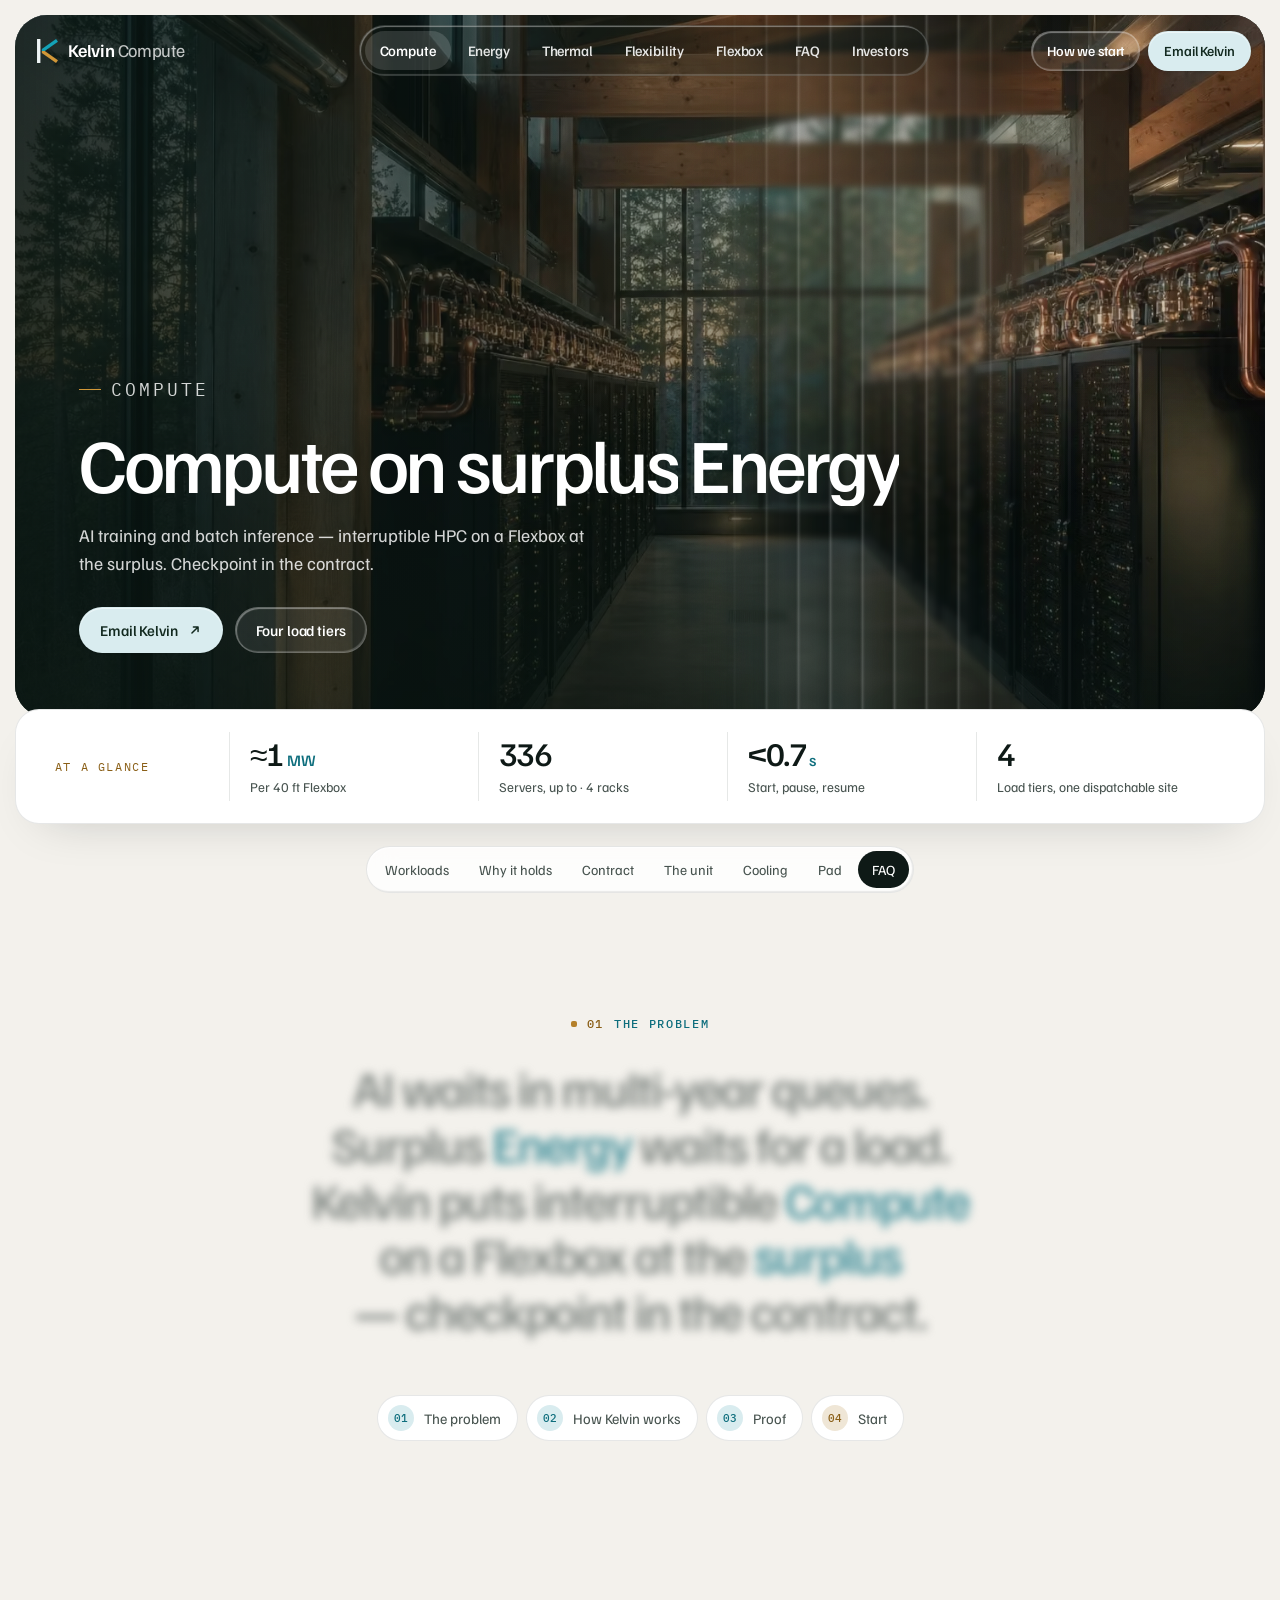
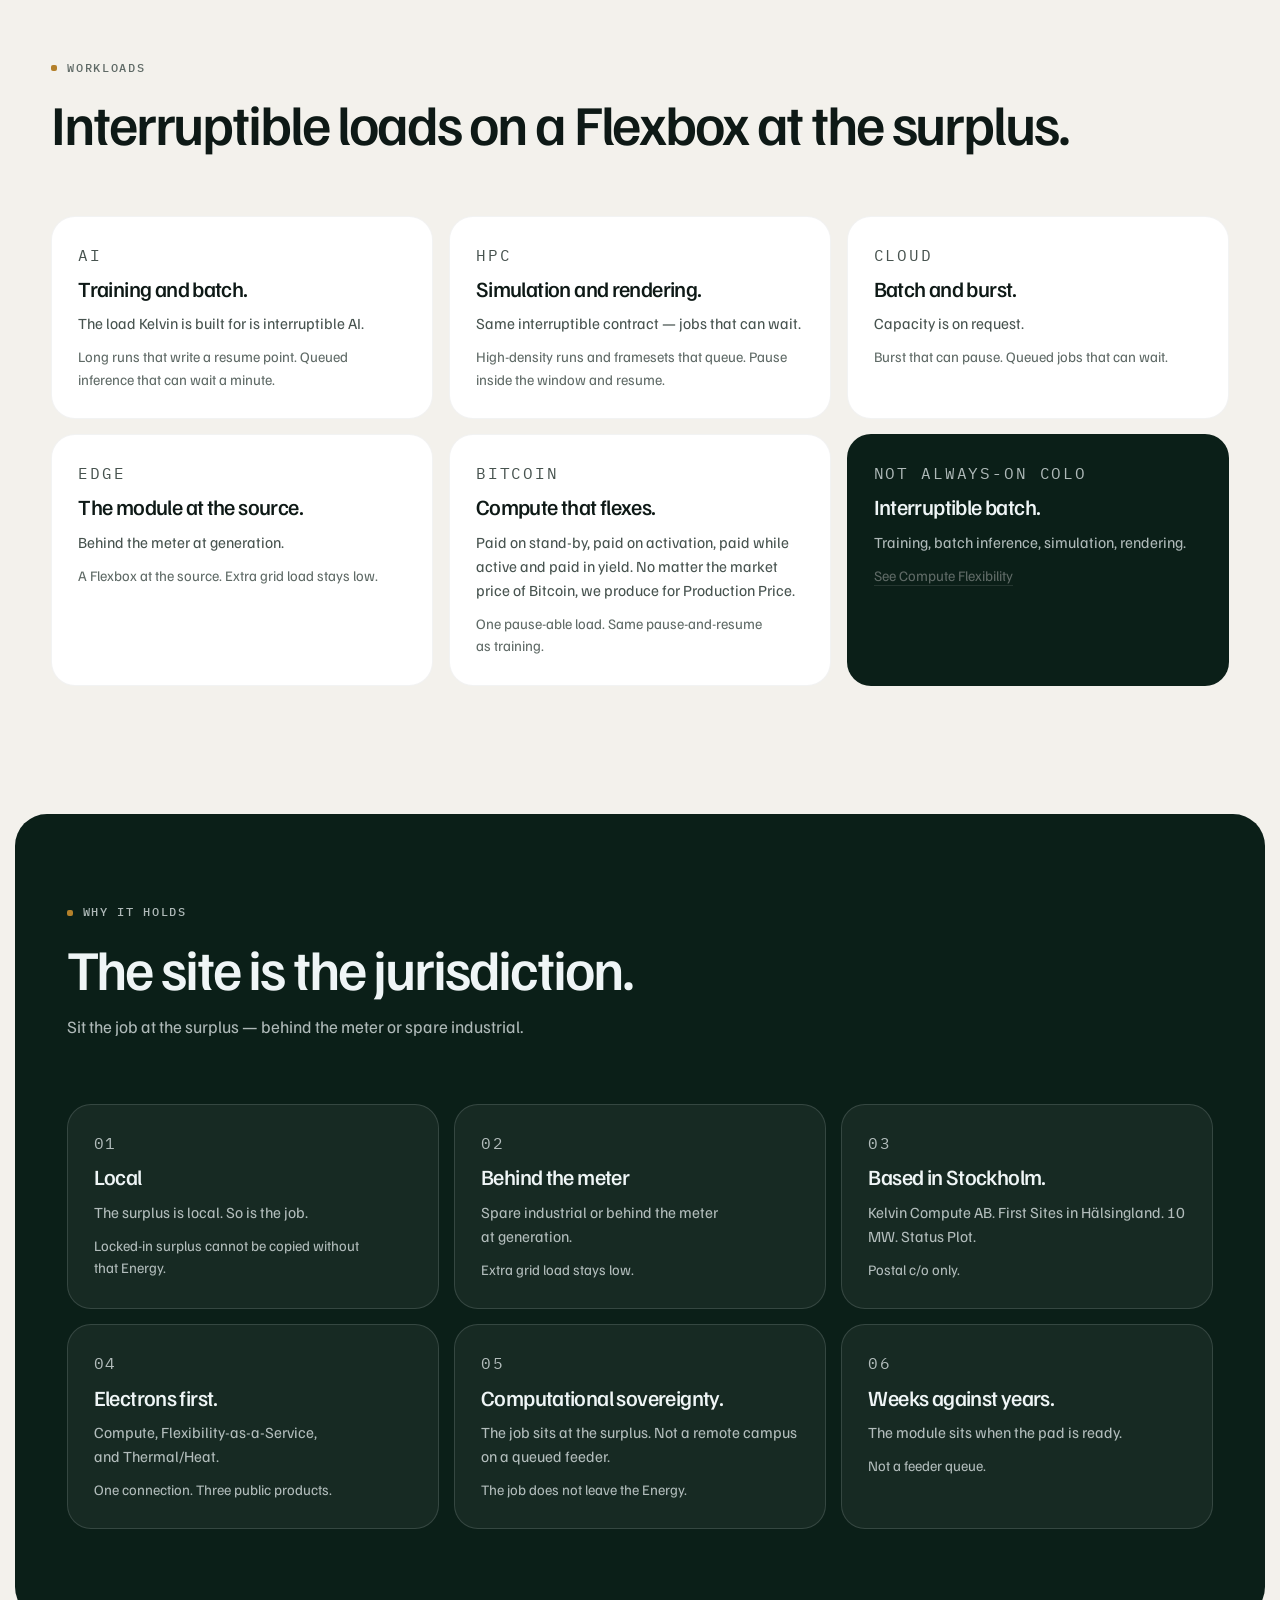
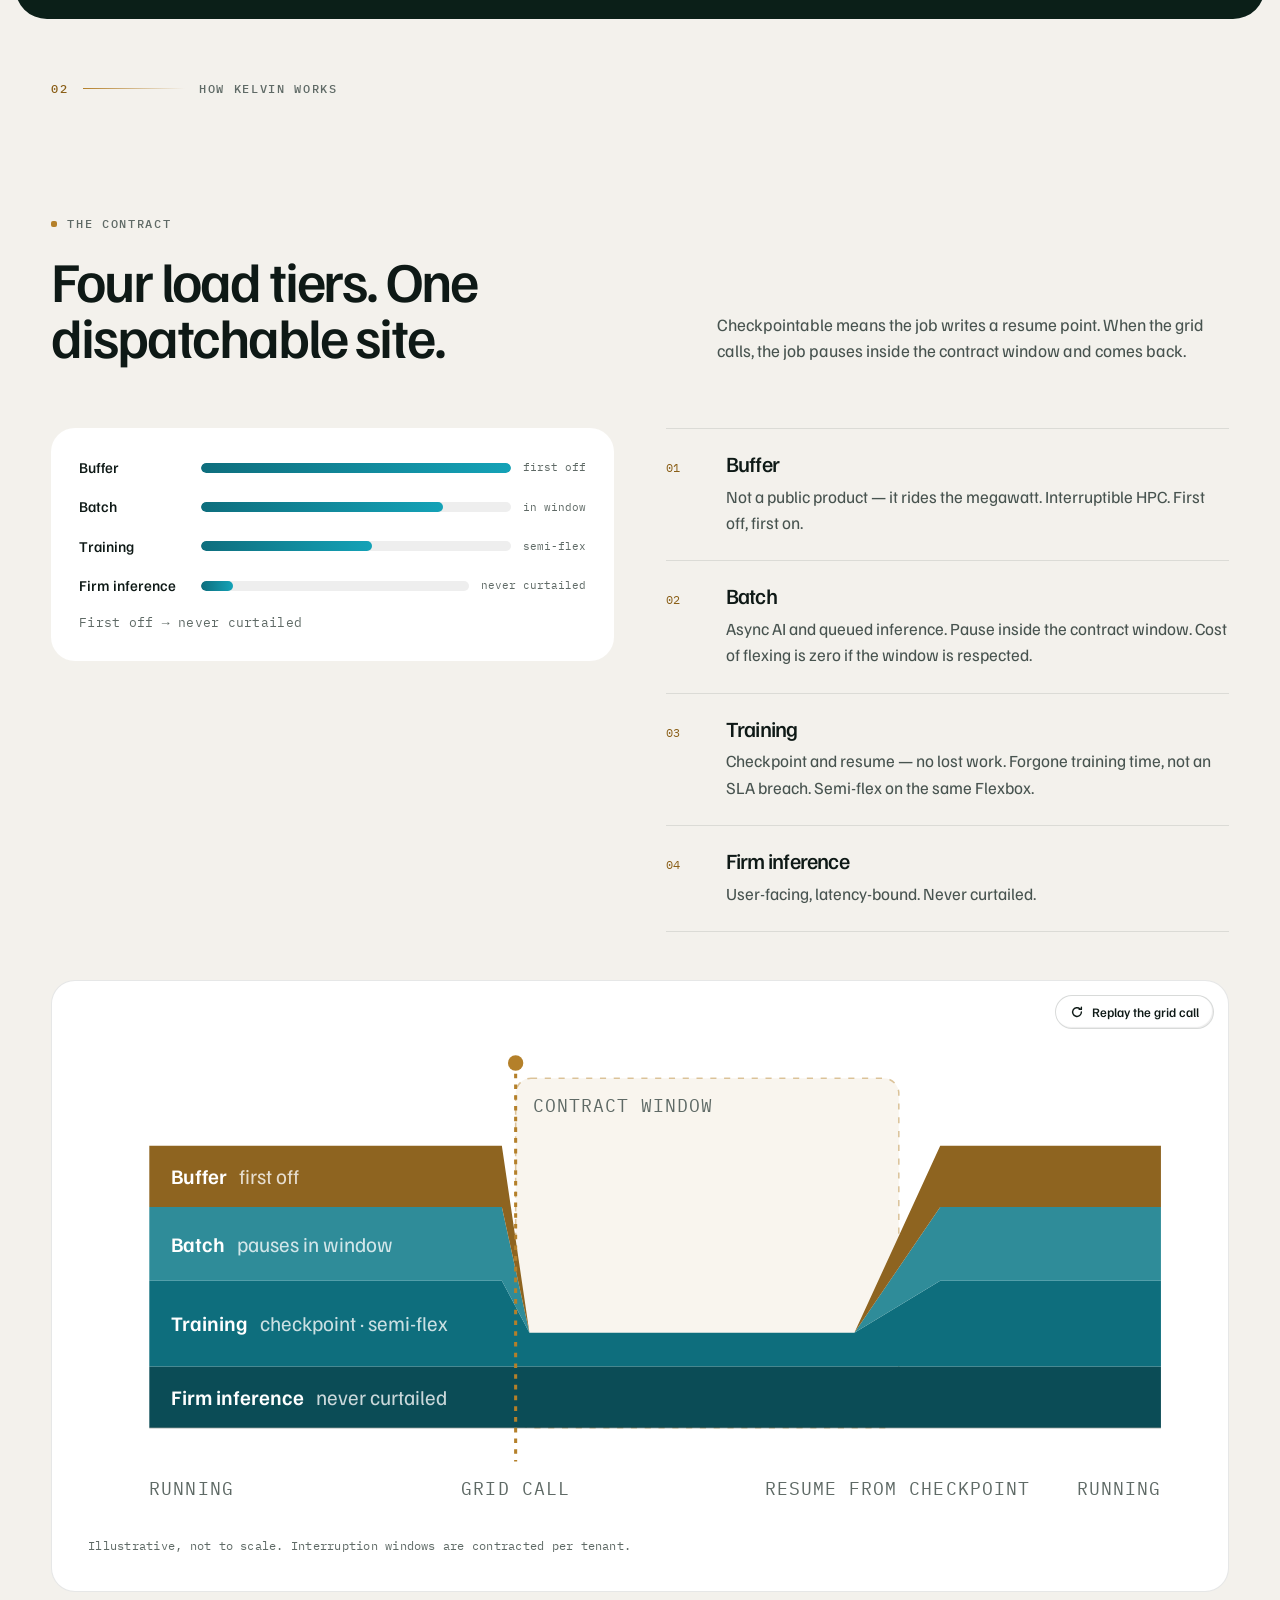
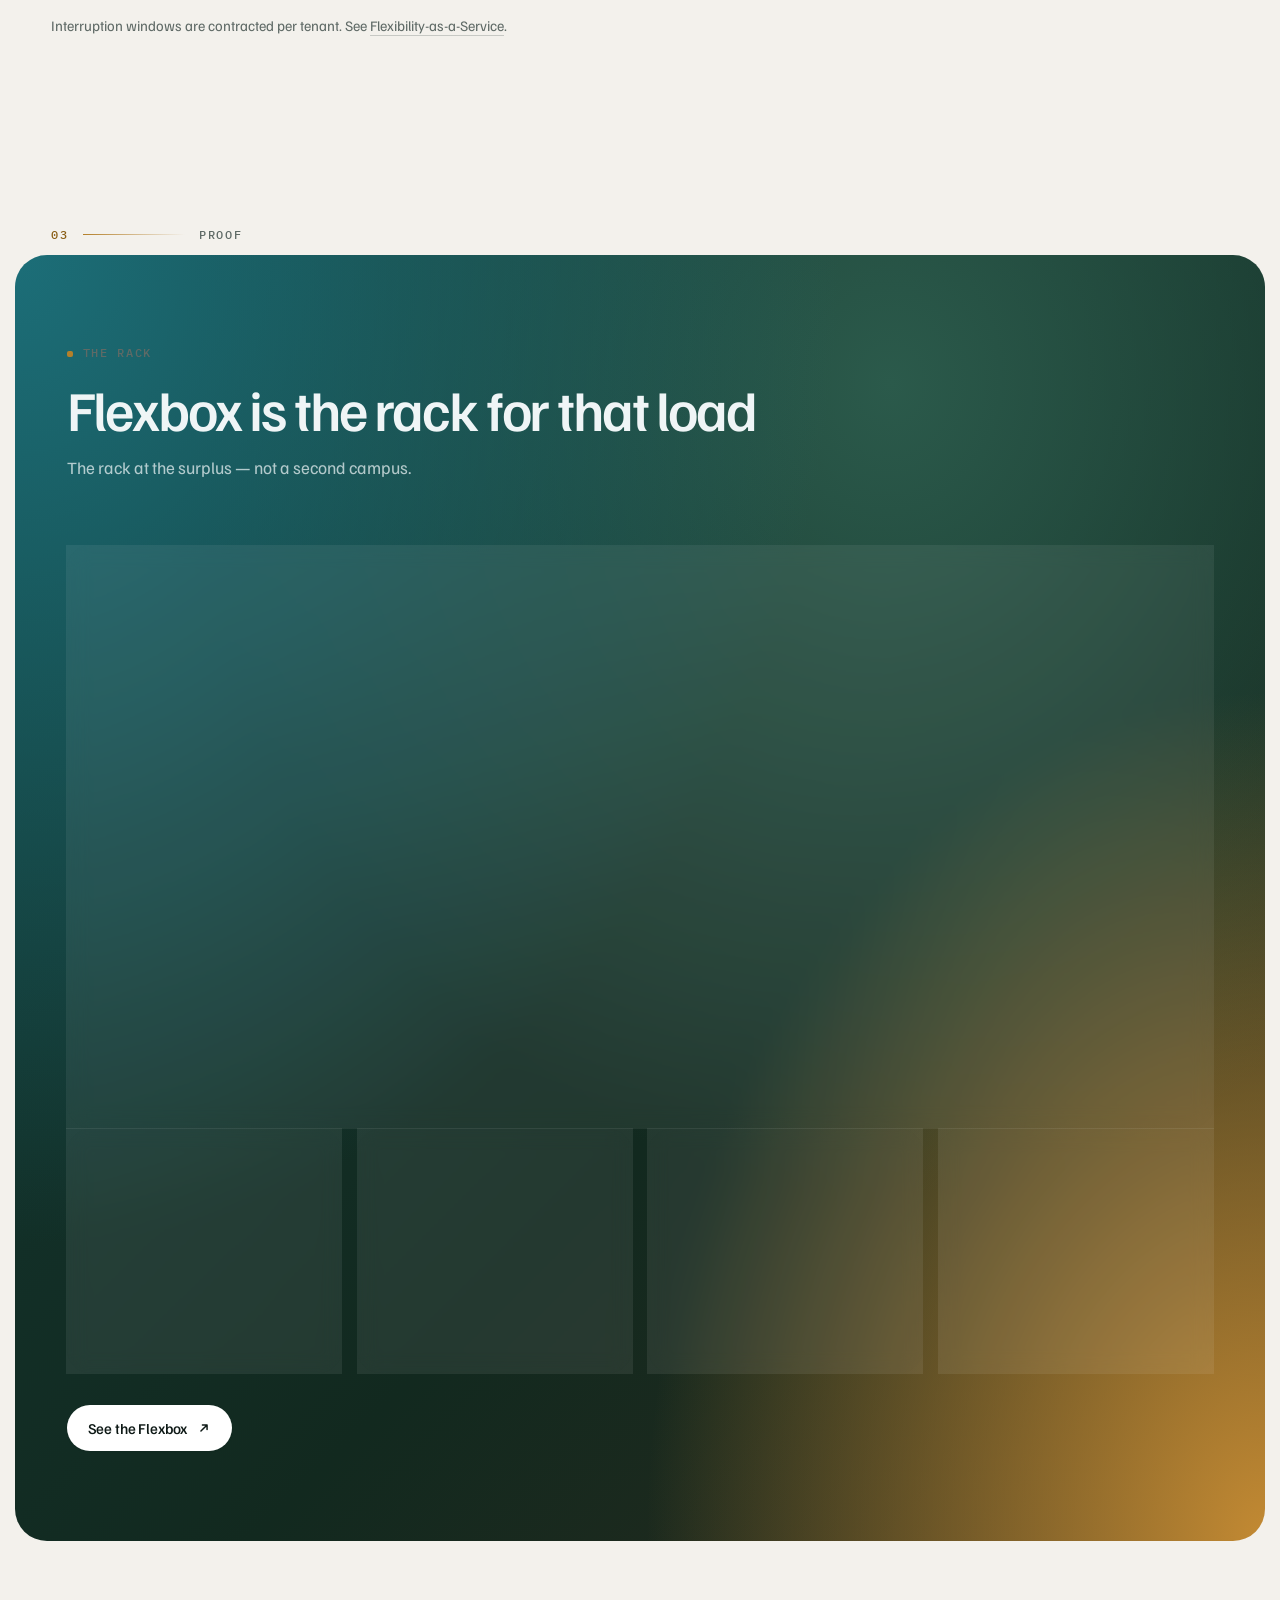
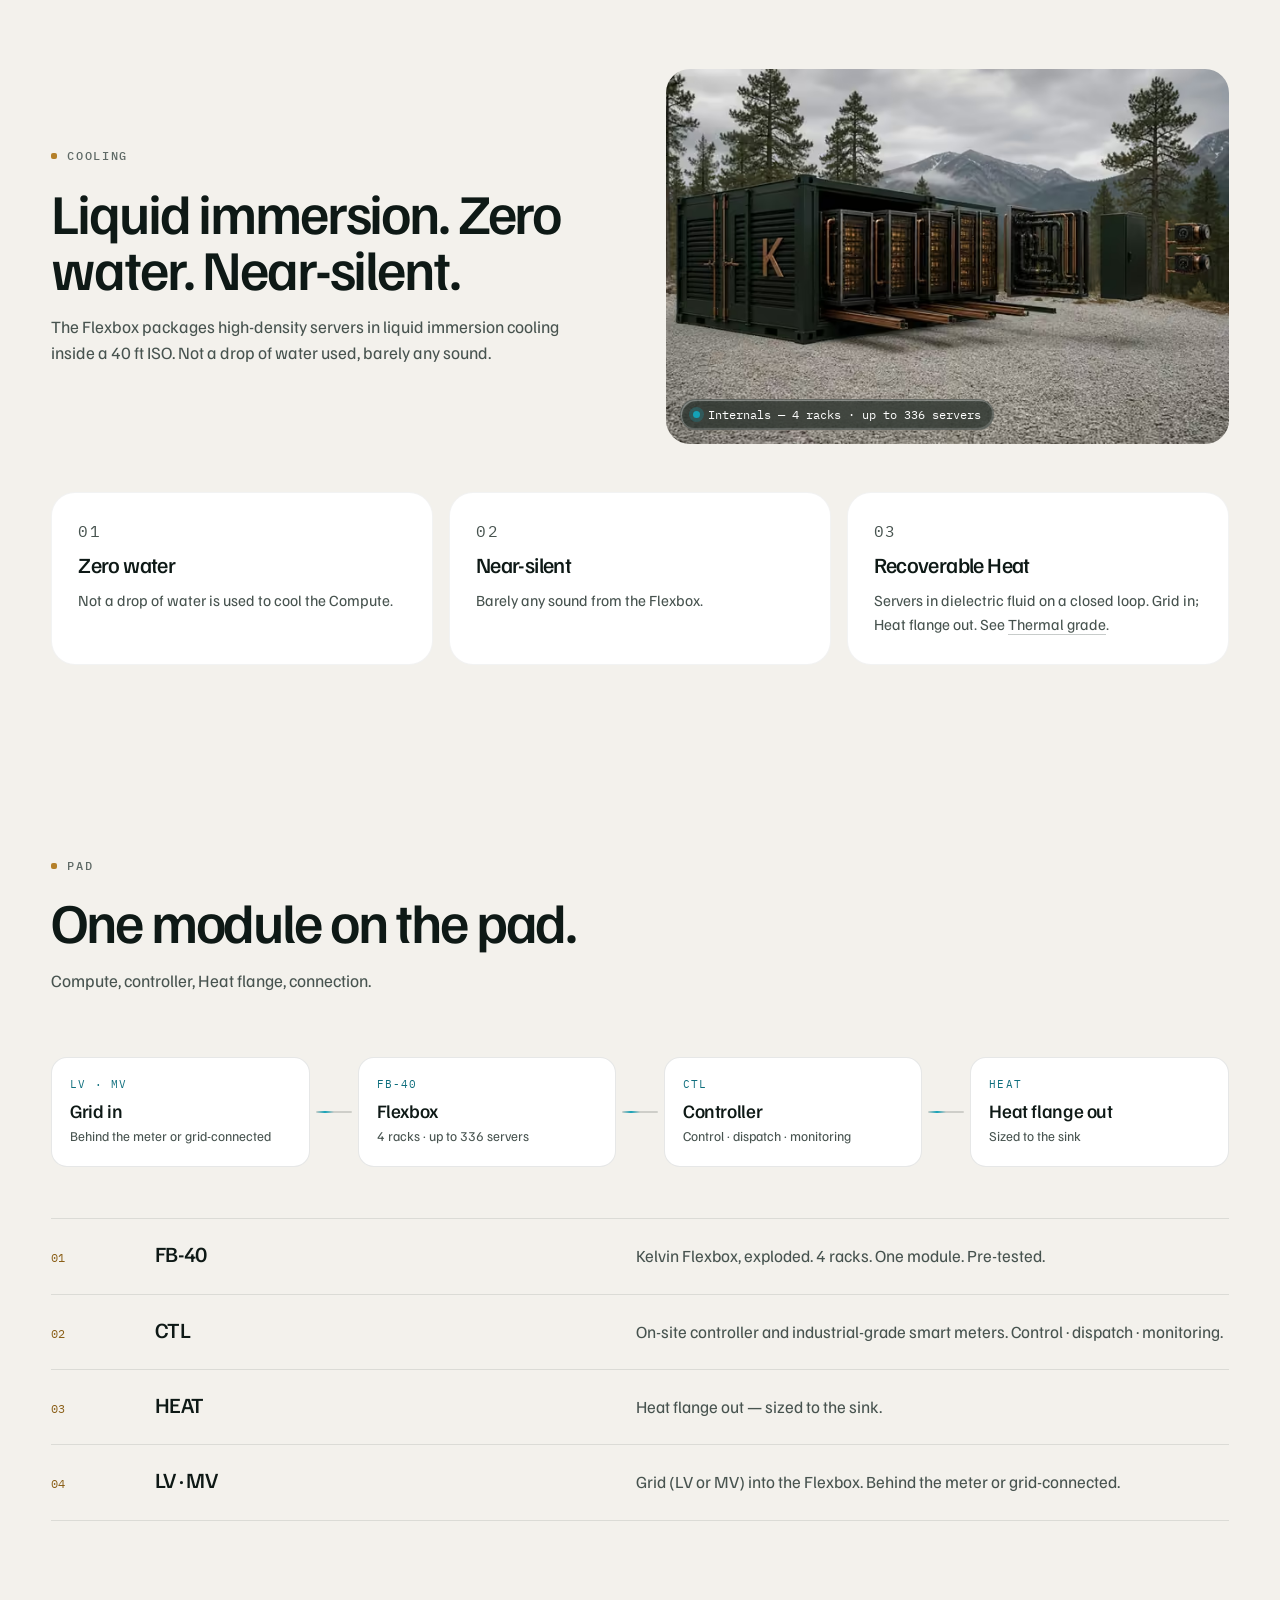
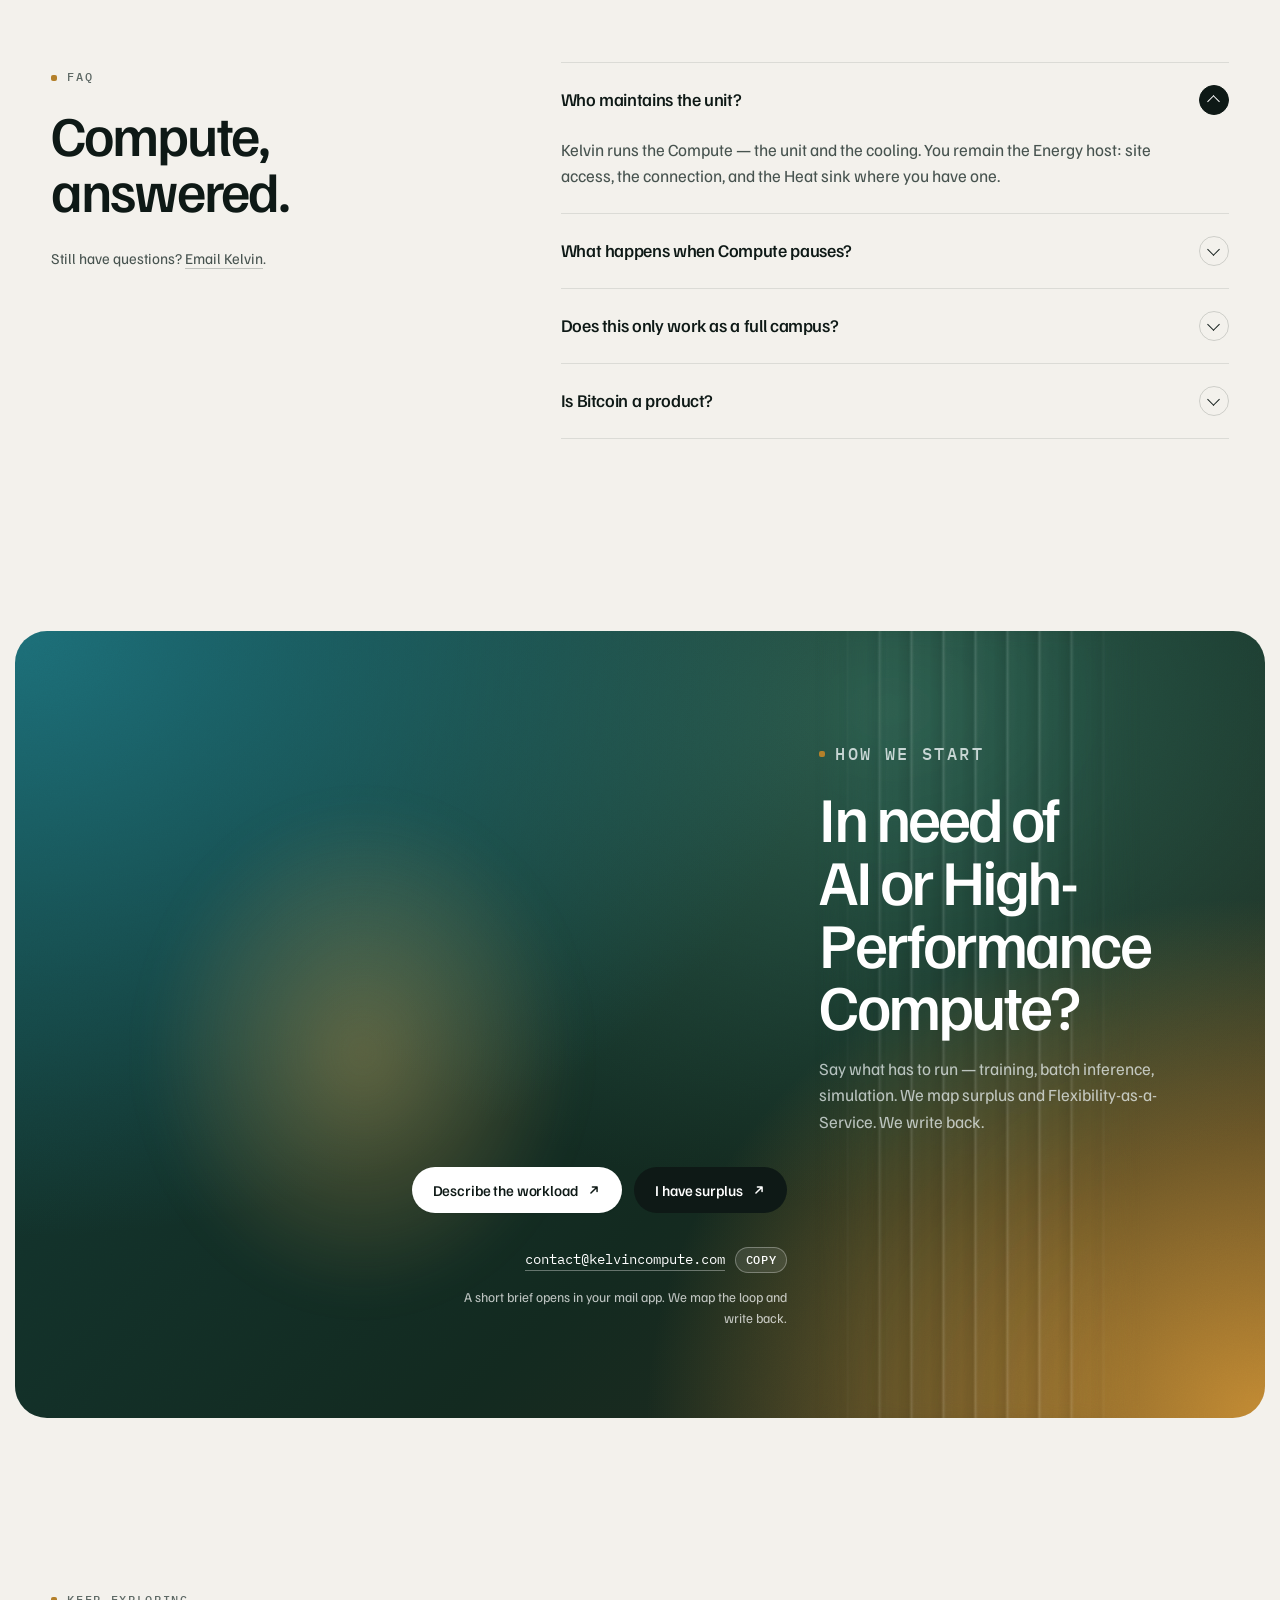
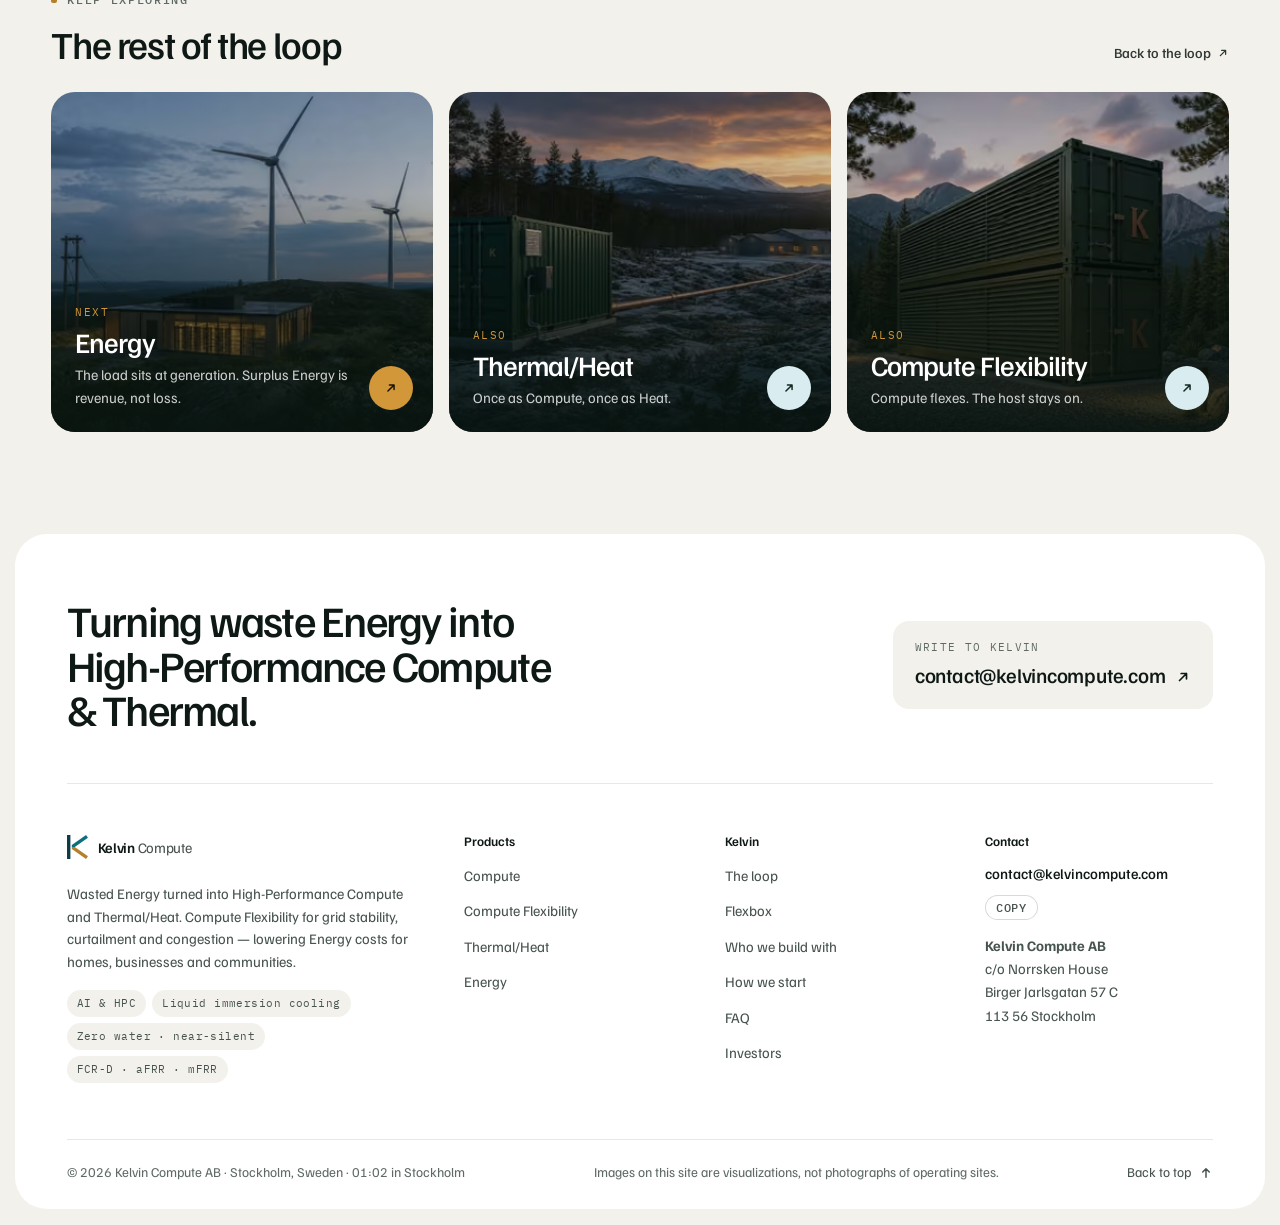
<file: compute.html>
<!doctype html>
<html lang="en" class="no-js">
<head>
<meta charset="utf-8">

<meta name="viewport" content="width=device-width, initial-scale=1, viewport-fit=cover">
<title>Compute — Kelvin Compute</title>
<meta name="description" content="AI training and batch inference — interruptible HPC on a Flexbox at the surplus. Checkpoint in the contract.">
<meta name="robots" content="index, follow, max-image-preview:large">
<link rel="canonical" href="https://kelvincompute.com/compute.html">
<meta name="theme-color" content="#12291F">
<meta name="color-scheme" content="light">
<meta name="author" content="Kelvin Compute AB">
<meta property="og:type" content="website"><meta property="og:site_name" content="Kelvin Compute"><meta property="og:locale" content="en_GB">
<meta property="og:title" content="Compute — Kelvin Compute"><meta property="og:description" content="AI training and batch inference — interruptible HPC on a Flexbox at the surplus. Checkpoint in the contract.">
<meta property="og:url" content="https://kelvincompute.com/compute.html"><meta property="og:image" content="https://kelvincompute.com/og-image.png"><meta property="og:image:type" content="image/png">
<meta property="og:image:width" content="1200"><meta property="og:image:height" content="630"><meta property="og:image:alt" content="Kelvin Flexbox, a forest-green 40 ft ISO modular data centre with a copper K">
<meta name="twitter:card" content="summary_large_image"><meta name="twitter:title" content="Compute — Kelvin Compute"><meta name="twitter:description" content="AI training and batch inference — interruptible HPC on a Flexbox at the surplus. Checkpoint in the contract."><meta name="twitter:image" content="https://kelvincompute.com/og-image.png"><meta name="twitter:image:alt" content="Kelvin Flexbox, a forest-green 40 ft ISO modular data centre with a copper K">
<link rel="icon" href="favicon.svg" type="image/svg+xml"><link rel="icon" href="favicon-32.png" sizes="32x32" type="image/png">
<link rel="apple-touch-icon" href="apple-touch-icon.png"><link rel="manifest" href="site.webmanifest">
<link rel="preload" href="assets/fonts/familjen-grotesk-latin-wght-normal.woff2" as="font" type="font/woff2" crossorigin>
<link rel="preload" as="image" type="image/avif" imagesrcset="assets/img/interior-480.avif 480w, assets/img/interior-640.avif 640w, assets/img/interior-1024.avif 1024w, assets/img/interior-1536.avif 1536w" imagesizes="100vw" fetchpriority="high">
<script>document.documentElement.classList.remove("no-js")</script>
<style> @font-face{font-family:"Familjen Grotesk";src:url(assets/fonts/familjen-grotesk-latin-wght-normal.woff2) format("woff2");font-weight:400 700;font-style:normal;font-display:swap;unicode-range:U+0000-00FF,U+0131,U+0152-0153,U+02BB-02BC,U+02C6,U+02DA,U+02DC,U+0304,U+0308,U+0329,U+2000-206F,U+20AC,U+2122,U+2191,U+2193,U+2212,U+2215,U+FEFF,U+FFFD}@font-face{font-family:"Familjen Grotesk";src:url(assets/fonts/familjen-grotesk-latin-ext-wght-normal.woff2) format("woff2");font-weight:400 700;font-style:normal;font-display:swap;unicode-range:U+0100-02BA,U+02BD-02C5,U+02C7-02CC,U+02CE-02D7,U+02DD-02FF,U+0304,U+0308,U+0329,U+1D00-1DBF,U+1E00-1E9F,U+1EF2-1EFF,U+2020,U+20A0-20AB,U+20AD-20C0,U+2113,U+2C60-2C7F,U+A720-A7FF}@font-face{font-family:"Familjen Grotesk";src:url(assets/fonts/familjen-grotesk-latin-wght-italic.woff2) format("woff2");font-weight:400 700;font-style:italic;font-display:swap}@font-face{font-family:"Kelvin Fallback";src:local("Arial"),local("ArialMT"),local("Arimo"),local("Liberation Sans"),local("Helvetica Neue"),local("Helvetica");size-adjust:96.3%;ascent-override:106.5%;descent-override:23.4%;line-gap-override:0%}@font-face{font-family:"IBM Plex Mono";src:url(assets/fonts/ibm-plex-mono-latin-400-normal.woff2) format("woff2");font-weight:400;font-display:swap}@font-face{font-family:"IBM Plex Mono";src:url(assets/fonts/ibm-plex-mono-latin-500-normal.woff2) format("woff2");font-weight:500;font-display:swap}:root{--canvas:#F3F1EC;--paper:#FFFFFF;--paper-2:#FAF9F6;--ink:#0E1916;--ink-2:#47534F;--ink-3:#5F6A66;--line:rgba(14,25,22,.10);--line-2:rgba(14,25,22,.16);--green:#12291F;--green-2:#1A3A2D;--deep:#0B1F18;--teal:#0E6E7D;--teal-l:#14A2B7;--ice:#D9ECEF;--copper:#B4802A;--copper-l:#D19738;--sand:#EFE6D6;--on-dark:#EFF5F6;--on-dark-2:rgba(239,245,246,.72);--on-dark-3:rgba(239,245,246,.5);--line-dark:rgba(239,245,246,.14);--r-xl:32px;--r-lg:24px;--r-md:16px;--r-sm:10px;--gutter:clamp(10px,1.2vw,16px);--wrap:1240px;--pad:clamp(20px,4vw,56px);--sans:"Familjen Grotesk","Kelvin Fallback",ui-sans-serif,system-ui,-apple-system,"Segoe UI",sans-serif;--mono:"IBM Plex Mono",ui-monospace,SFMono-Regular,Menlo,monospace;--ease:cubic-bezier(.2,.7,.1,1);--thermal:radial-gradient(120% 140% at 0% 0%,#1C6E78 0%,rgba(28,110,120,0) 55%),radial-gradient(90% 120% at 100% 100%,#C38A33 0%,rgba(195,138,51,0) 55%),radial-gradient(80% 90% at 70% 10%,#2B5A4B 0%,rgba(43,90,75,0) 70%),linear-gradient(135deg,#123A36,#12291F 60%,#2A2A1C)}*,*::before,*::after{box-sizing:border-box}html{-webkit-text-size-adjust:100%;scroll-behavior:smooth;scroll-padding-top:96px}body{margin:0;background:var(--canvas);color:var(--ink);font-family:var(--sans);font-size:17px;line-height:1.55;-webkit-font-smoothing:antialiased;text-rendering:optimizeLegibility;font-feature-settings:"ss01","tnum" 0}img,svg,picture{display:block;max-width:100%}img{height:auto}a{color:inherit}button{font:inherit;color:inherit}h1,h2,h3,h4{margin:0;font-weight:500;letter-spacing:-.035em;line-height:1.02}p{margin:0}ul,ol{margin:0;padding:0;list-style:none}:focus-visible{outline:2px solid var(--teal-l);outline-offset:3px;border-radius:6px}.sr-only{position:absolute!important;width:1px;height:1px;padding:0;margin:-1px;overflow:hidden;clip:rect(0,0,0,0);white-space:nowrap;border:0}.skip-link{position:fixed;left:16px;top:-80px;z-index:200;background:var(--ink);color:#fff;padding:10px 16px;border-radius:999px;text-decoration:none;transition:top .2s}.skip-link:focus{top:16px}.svg-defs{position:absolute;width:0;height:0;overflow:hidden}.nowrap{white-space:nowrap}.wrap{width:min(100% - 2*var(--pad),var(--wrap));margin-inline:auto}.card{margin:0 var(--gutter);border-radius:var(--r-xl);overflow:hidden;position:relative;isolation:isolate}.section{padding-block:clamp(72px,10vw,140px)}.section--tight{padding-block:clamp(48px,6vw,88px)}.eyebrow{font-family:var(--mono);font-size:12px;font-weight:500;letter-spacing:.14em;text-transform:uppercase;color:var(--ink-3);display:inline-flex;align-items:center;gap:10px}.eyebrow::before{content:"";width:6px;height:6px;border-radius:2px;background:var(--copper)}.on-dark .eyebrow,.eyebrow--light{color:var(--on-dark-3)}.eyebrow--center{justify-content:center}.display{font-size:clamp(44px,6.6vw,96px);letter-spacing:-.045em;line-height:.98}.h2{font-size:clamp(34px,4.4vw,64px)}.h3{font-size:clamp(24px,2.2vw,32px);letter-spacing:-.03em;line-height:1.08}.lead{font-size:clamp(17px,1.35vw,20px);color:var(--ink-2);line-height:1.5;max-width:32.87em}.on-dark{color:var(--on-dark)}.on-dark .lead{color:var(--on-dark-2)}.muted{color:var(--ink-3)}.mono{font-family:var(--mono);font-size:13px;letter-spacing:.02em}.head{display:grid;gap:18px;margin-bottom:clamp(36px,5vw,64px)}.head--center{text-align:center;justify-items:center}.head--center .lead{margin-inline:auto}.head--split{grid-template-columns:1.1fr .9fr;align-items:end;gap:40px}.head--split .lead{justify-self:end}.btn{--bg:var(--ink);--fg:#fff;display:inline-flex;align-items:center;gap:10px;height:46px;padding:0 20px;border-radius:999px;background:var(--bg);color:var(--fg);font-size:15px;font-weight:500;letter-spacing:-.01em;text-decoration:none;border:1px solid transparent;cursor:pointer;transition:transform .25s var(--ease),background .25s,box-shadow .25s;white-space:nowrap}.btn:hover{transform:translateY(-1px)}.btn svg{width:14px;height:14px;transition:transform .25s var(--ease)}.btn:hover svg{transform:translate(2px,-2px)}.btn--ice{--bg:var(--ice);--fg:var(--green)}.btn--ice:hover{--bg:#E8F5F7;box-shadow:0 6px 24px rgba(20,162,183,.25)}.btn--copper{--bg:var(--copper-l);--fg:#1B1407}.btn--light{--bg:#fff;--fg:var(--ink)}.btn--ghost{--bg:rgba(255,255,255,.08);--fg:#fff;border-color:rgba(255,255,255,.28);backdrop-filter:blur(10px);-webkit-backdrop-filter:blur(10px)}.btn--ghost:hover{--bg:rgba(255,255,255,.16)}.btn--line{--bg:transparent;--fg:var(--ink);border-color:var(--line-2)}.btn--line:hover{--bg:#fff}.btn--sm{height:38px;padding:0 15px;font-size:14px}.link{display:inline-flex;align-items:center;gap:6px;font-size:14px;font-weight:500;text-decoration:none;color:inherit;opacity:.85}.link:hover{opacity:1}.link svg{width:12px;height:12px}.text-link{text-decoration:underline;text-decoration-thickness:1px;text-underline-offset:3px;text-decoration-color:color-mix(in srgb,currentColor 35%,transparent)}.text-link:hover{text-decoration-color:currentColor}.cta-row{display:flex;flex-wrap:wrap;gap:12px}.site-header{position:fixed;inset:var(--gutter) var(--gutter) auto;z-index:100;display:grid;grid-template-columns:1fr auto 1fr;align-items:center;padding:10px 14px 10px 22px;pointer-events:none}.site-header>*{pointer-events:auto}.brand{display:inline-flex;align-items:center;gap:10px;text-decoration:none;color:#fff;font-weight:600;font-size:18px;letter-spacing:-.02em;transition:color .3s}.brand svg{width:21px;height:24px}.brand__light{font-weight:400;opacity:.75}.brand .mk-dark{display:none}.nav-pill{display:flex;gap:2px;padding:5px;border-radius:999px;background:rgba(18,30,26,.28);border:1px solid rgba(255,255,255,.16);backdrop-filter:blur(18px) saturate(1.3);-webkit-backdrop-filter:blur(18px) saturate(1.3);transition:background .3s,border-color .3s}.nav-pill a{padding:8px 15px;border-radius:999px;color:#fff;text-decoration:none;font-size:14.5px;font-weight:500;letter-spacing:-.01em;opacity:.88;transition:background .2s,opacity .2s}.nav-pill a:hover,.nav-pill a[aria-current="page"]{background:rgba(255,255,255,.14);opacity:1}.header-cta{justify-self:end;display:flex;gap:8px;align-items:center}.header-cta .btn--ghost{height:40px}.header-cta .btn--ice{height:40px}.nav-toggle{display:none}.site-header.is-solid .nav-pill{background:rgba(255,255,255,.78);border-color:var(--line)}.site-header.is-solid .nav-pill a{color:var(--ink)}.site-header.is-solid .nav-pill a:hover,.site-header.is-solid .nav-pill a[aria-current="page"]{background:rgba(14,25,22,.06)}.site-header.is-solid .brand{color:var(--ink)}.site-header.is-solid .brand .mk-dark{display:block}.site-header.is-solid .brand .mk-light{display:none}.site-header.is-solid .header-cta .btn--ghost{--fg:var(--ink);--bg:rgba(255,255,255,.7);border-color:var(--line)}.mobile-nav{display:none}.hero{margin:var(--gutter);margin-bottom:0;min-height:min(100svh - 2*var(--gutter),940px);border-radius:var(--r-xl);overflow:hidden;position:relative;isolation:isolate;color:#fff;display:flex;align-items:flex-end;background:var(--deep)}.hero__media{position:absolute;inset:0;z-index:-2}.hero__media img{width:100%;height:100%;object-fit:cover;object-position:62% 55%}@keyframes heroZoom{to{transform:scale(1)}}.hero__shade{position:absolute;inset:0;z-index:-1;background:linear-gradient(90deg,rgba(8,20,16,.86) 0%,rgba(8,20,16,.55) 38%,rgba(8,20,16,.05) 70%),linear-gradient(0deg,rgba(8,20,16,.6),rgba(8,20,16,0) 45%)}.ribs{position:absolute;top:0;bottom:0;z-index:-1;pointer-events:none;backdrop-filter:blur(7px) brightness(1.06);-webkit-backdrop-filter:blur(7px) brightness(1.06);background:repeating-linear-gradient(90deg,rgba(255,255,255,.16) 0,rgba(255,255,255,.02) 3px,rgba(255,255,255,0) 18px,rgba(0,0,0,.10) 30px,rgba(255,255,255,.10) 32px);-webkit-mask-image:linear-gradient(90deg,transparent,#000 22%,#000 78%,transparent);mask-image:linear-gradient(90deg,transparent,#000 22%,#000 78%,transparent)}.hero .ribs{left:42%;width:30%}.hero__inner{width:100%;padding:clamp(28px,5vw,72px);padding-top:140px;display:grid;grid-template-columns:minmax(0,1.25fr) minmax(0,.75fr);align-items:end;gap:32px}.hero__kicker{font-family:var(--mono);font-size:12.5px;letter-spacing:.16em;text-transform:uppercase;color:rgba(255,255,255,.7);margin-bottom:22px;display:flex;align-items:center;gap:10px}.hero__kicker::before{content:"";width:22px;height:1px;background:var(--copper-l)}.hero h1{font-size:clamp(46px,6.2vw,94px);letter-spacing:-.048em;line-height:.96;max-width:7.37em;text-wrap:balance}.hero h1 .accent{background:linear-gradient(90deg,#9DDBE4,#E9C58A);-webkit-background-clip:text;background-clip:text;color:transparent}.hero__tag{margin-top:24px;font-size:clamp(17px,1.4vw,20px);color:rgba(255,255,255,.82);max-width:26.07em}.hero .cta-row{margin-top:34px}.hero__float{justify-self:end;width:min(100%,300px);border-radius:var(--r-md);background:rgba(15,28,24,.38);border:1px solid rgba(255,255,255,.2);backdrop-filter:blur(16px);-webkit-backdrop-filter:blur(16px);padding:8px;text-decoration:none;color:#fff;transition:transform .3s var(--ease)}.hero__float:hover{transform:translateY(-3px)}.hero__float img{border-radius:10px;aspect-ratio:16/10;object-fit:cover;width:100%}.hero__float-cap{display:flex;justify-content:space-between;align-items:center;padding:10px 6px 4px;font-size:13.5px}.hero__float-cap span{font-family:var(--mono);font-size:11px;opacity:.7}.reveal-up{opacity:0;transform:translateY(24px);animation:up .9s var(--ease) forwards}.reveal-up.d1{animation-delay:.12s}.reveal-up.d2{animation-delay:.24s}.reveal-up.d3{animation-delay:.36s}.reveal-up.d4{animation-delay:.6s}@keyframes up{to{opacity:1;transform:none}}.facts{padding:34px 0 10px;overflow:hidden}.facts__label{text-align:center;font-family:var(--mono);font-size:11.5px;letter-spacing:.14em;text-transform:uppercase;color:var(--ink-3);margin-bottom:20px}.marquee{display:flex;width:max-content;animation:marq 48s linear infinite;-webkit-mask-image:linear-gradient(90deg,transparent,#000 10%,#000 90%,transparent)}.facts:hover .marquee{animation-play-state:paused}.marquee ul{display:flex;gap:56px;padding-right:56px;align-items:center}.marquee li{display:flex;align-items:center;gap:12px;font-size:clamp(20px,2vw,27px);letter-spacing:-.03em;color:#5E6965;font-weight:500;white-space:nowrap}.marquee li svg{width:18px;height:18px;color:var(--copper)}.facts-mask{-webkit-mask-image:linear-gradient(90deg,transparent,#000 12%,#000 88%,transparent);mask-image:linear-gradient(90deg,transparent,#000 12%,#000 88%,transparent)}@keyframes marq{to{transform:translateX(-50%)}}.statement{padding-block:clamp(110px,14vw,200px);text-align:center}.statement p.big{font-size:clamp(30px,3.9vw,56px);letter-spacing:-.04em;line-height:1.12;max-width:13.60em;margin-inline:auto;font-weight:500;text-wrap:balance}.statement .w{--b:8px;--o:.18;transition:filter .5s,opacity .5s,color .5s;filter:blur(var(--b,0));opacity:var(--o,1)}.statement .w.hl{color:var(--teal)}.statement .w.hh{color:var(--copper)}.statement .cta-row{justify-content:center;margin-top:44px}.loop{background:var(--thermal);color:var(--on-dark);padding:clamp(56px,7vw,96px) 0 clamp(36px,4vw,56px)}.loop::after{content:"";position:absolute;inset:0;z-index:-1;background:url("data:image/svg+xml,%3Csvg xmlns='http://www.w3.org/2000/svg' width='160' height='160'%3E%3Cfilter id='n'%3E%3CfeTurbulence baseFrequency='.9' numOctaves='2'/%3E%3C/filter%3E%3Crect width='100%25' height='100%25' filter='url(%23n)' opacity='.07'/%3E%3C/svg%3E")}.tabs{display:grid;grid-template-columns:repeat(6,1fr);gap:4px;padding:5px;border-radius:999px;background:rgba(255,255,255,.08);border:1px solid rgba(255,255,255,.14);backdrop-filter:blur(12px);-webkit-backdrop-filter:blur(12px);max-width:980px;margin:0 auto 22px}.tab{position:relative;border:0;background:none;padding:11px 10px;border-radius:999px;font-size:14.5px;font-weight:500;color:var(--on-dark-2);cursor:pointer;overflow:hidden;transition:color .25s,background .25s}.tab:hover{color:#fff}.tab[aria-selected="true"]{background:#fff;color:var(--green)}.tab .bar{position:absolute;left:18%;right:18%;bottom:5px;height:2px;border-radius:2px;background:rgba(18,41,31,.15);overflow:hidden;opacity:0}.tab[aria-selected="true"] .bar{opacity:1}.tab .bar i{position:absolute;inset:0;background:var(--copper);transform-origin:left;transform:scaleX(var(--p,0))}.panels{max-width:1120px;margin:0 auto;position:relative}.panel{display:grid;grid-template-columns:.9fr 1.1fr;gap:clamp(24px,4vw,56px);align-items:center;padding:clamp(22px,3vw,36px);border-radius:var(--r-lg);background:rgba(255,255,255,.07);border:1px solid rgba(255,255,255,.14);backdrop-filter:blur(10px);-webkit-backdrop-filter:blur(10px);min-height:440px}.panel[hidden]{display:none}.panel.is-in{animation:panelIn .6s var(--ease)}@keyframes panelIn{from{opacity:0;transform:translateY(10px)}}.panel__n{font-family:var(--mono);font-size:12px;color:var(--copper-l);letter-spacing:.1em}.panel h3{font-size:clamp(28px,3vw,42px);margin:14px 0 16px}.panel p{color:var(--on-dark-2);font-size:17px;max-width:24.93em}.panel ul{margin-top:22px;display:grid;gap:10px}.panel li{display:flex;gap:12px;align-items:flex-start;font-size:15.5px;color:var(--on-dark)}.panel li::before{content:"";flex:none;width:7px;height:7px;margin-top:9px;border-radius:2px;background:var(--teal-l)}.panel__viz{border-radius:var(--r-md);overflow:hidden;aspect-ratio:3/2;position:relative;background:#0c1f19}.panel__viz img{width:100%;height:100%;object-fit:cover}.panel__viz .chip{position:absolute;left:14px;bottom:14px}.chip{display:inline-flex;align-items:center;gap:8px;padding:7px 12px;border-radius:999px;background:rgba(10,22,18,.6);border:1px solid rgba(255,255,255,.2);backdrop-filter:blur(10px);-webkit-backdrop-filter:blur(10px);font-family:var(--mono);font-size:11.5px;color:#fff}.chip i{width:7px;height:7px;border-radius:50%;background:var(--teal-l);box-shadow:0 0 0 4px rgba(20,162,183,.25)}.loop__foot{display:flex;justify-content:center;margin-top:22px}.pause{display:inline-flex;align-items:center;gap:8px;border:1px solid rgba(255,255,255,.2);background:rgba(255,255,255,.08);color:#fff;border-radius:999px;padding:7px 14px;font-size:13px;cursor:pointer}.pause svg{width:12px;height:12px}.numbers{display:grid;grid-template-columns:1.1fr repeat(4,1fr);gap:28px;align-items:start;padding-block:clamp(64px,8vw,110px);border-bottom:1px solid var(--line)}.numbers h2{font-size:clamp(30px,3vw,44px)}.num__v{font-size:clamp(40px,4.4vw,64px);letter-spacing:-.05em;line-height:1;font-weight:500;font-variant-numeric:tabular-nums}.num__v small{font-size:.5em;letter-spacing:-.02em;margin-left:2px;color:var(--copper)}.num__l{margin-top:12px;font-size:14.5px;color:var(--ink-2);max-width:14.73em}.num__s{margin-top:8px;font-family:var(--mono);font-size:11px;color:var(--ink-3);letter-spacing:.06em;text-transform:uppercase}.bento{display:grid;grid-template-columns:repeat(6,1fr);gap:var(--gutter)}.tile{background:var(--paper);border-radius:var(--r-lg);padding:26px;display:flex;flex-direction:column;gap:14px;position:relative;overflow:hidden;border:1px solid rgba(14,25,22,.05);transition:transform .35s var(--ease),box-shadow .35s}.tile:hover{transform:translateY(-3px);box-shadow:0 18px 50px -20px rgba(14,25,22,.25)}.tile__top{display:flex;justify-content:space-between;align-items:center}.tile__k{font-family:var(--mono);font-size:11px;letter-spacing:.14em;text-transform:uppercase;color:var(--ink-3)}.tile h3{font-size:clamp(22px,1.9vw,28px);letter-spacing:-.03em}.tile p{color:var(--ink-2);font-size:15.5px;max-width:26.07em}.tile__viz{margin-top:auto;border-radius:var(--r-md);background:var(--paper-2);border:1px solid var(--line);padding:18px;min-height:200px}.t-wide{grid-column:span 6}.t-4{grid-column:span 4}.t-3{grid-column:span 3}.t-2{grid-column:span 2}.tile--hero{background:var(--thermal);color:var(--on-dark);display:grid;grid-template-columns:.8fr 1.2fr;gap:32px;padding:clamp(26px,3vw,40px);align-items:center}.tile--hero p{color:var(--on-dark-2)}.tile--hero .tile__k{color:var(--on-dark-3)}.tile--hero .shot{border-radius:var(--r-md);overflow:hidden;border:1px solid rgba(255,255,255,.18);background:#0c1f19;position:relative}.tile--hero .shot img{width:100%;aspect-ratio:3/2;object-fit:cover}.spec-mini{display:grid;grid-template-columns:repeat(3,1fr);gap:1px;margin-top:8px;border-radius:var(--r-sm);overflow:hidden;background:rgba(255,255,255,.14)}.spec-mini div{background:rgba(9,25,20,.55);padding:12px 14px}.spec-mini dt{font-family:var(--mono);font-size:10.5px;letter-spacing:.1em;text-transform:uppercase;color:var(--on-dark-3)}.spec-mini dd{margin:4px 0 0;font-size:19px;letter-spacing:-.02em}.tiers{display:grid;gap:10px}.tier{display:grid;grid-template-columns:110px 1fr auto;align-items:center;gap:12px;font-size:14px}.tier b{font-weight:500}.tier .track{height:8px;border-radius:8px;background:rgba(14,25,22,.07);overflow:hidden}.tier .track i{display:block;height:100%;border-radius:8px;background:linear-gradient(90deg,var(--teal),var(--teal-l));width:var(--w);transform-origin:left;transform:scaleX(0);transition:transform 1.2s var(--ease)}.in .tier .track i{transform:none}.tier span{font-family:var(--mono);font-size:11px;color:var(--ink-3)}.mkts{display:grid;gap:8px}.mkt{display:flex;justify-content:space-between;align-items:center;padding:11px 14px;border-radius:12px;background:#fff;border:1px solid var(--line);font-size:14px}.mkt b{font-family:var(--mono);font-weight:500;font-size:13px}.mkt .pill{font-family:var(--mono);font-size:11px;padding:3px 9px;border-radius:999px;background:var(--ice);color:var(--teal)}.kscale{position:relative;padding:8px 4px 0}.kscale__bar{height:12px;border-radius:12px;background:linear-gradient(90deg,#CFE3E8 0%,#9CCAD3 55%,#E7C48C 82%,#C98B2E 100%)}.kscale ol{display:grid;grid-template-columns:repeat(4,1fr);margin-top:14px;gap:8px}.kscale li{font-size:13px;color:var(--ink-2);border-left:1px solid var(--line-2);padding-left:10px}.kscale li b{display:block;font-family:var(--mono);font-size:13px;color:var(--ink);font-weight:500}.kscale li:nth-child(3) b{color:var(--teal)}.kscale li:nth-child(4) b{color:var(--copper)}.srcs{display:grid;grid-template-columns:1fr 1fr;gap:8px}.srcs li{display:flex;gap:10px;align-items:center;padding:10px 12px;border-radius:12px;background:#fff;border:1px solid var(--line);font-size:14px}.srcs svg{width:18px;height:18px;color:var(--teal);flex:none}.stack-list{display:flex;flex-wrap:wrap;gap:8px}.stack-list li{padding:8px 13px;border-radius:999px;background:#fff;border:1px solid var(--line);font-size:14px}.stack-list li.k{background:var(--green);color:#fff;border-color:var(--green)}.showcase{background:var(--deep);color:var(--on-dark);padding:clamp(56px,7vw,96px) 0}.showcase__grid{display:grid;grid-template-columns:1fr 1.25fr;gap:clamp(28px,4vw,64px);align-items:center}.seg{display:inline-flex;gap:3px;padding:4px;border-radius:999px;background:rgba(255,255,255,.07);border:1px solid var(--line-dark);flex-wrap:wrap}.seg button{border:0;background:none;color:var(--on-dark-2);padding:8px 14px;border-radius:999px;font-size:14px;cursor:pointer;transition:background .2s,color .2s}.seg button[aria-pressed="true"]{background:#fff;color:var(--green)}.seg--light{background:rgba(14,25,22,.05);border-color:var(--line)}.seg--light button{color:var(--ink-2)}.seg--light button[aria-pressed="true"]{background:var(--ink);color:#fff}.stage{position:relative;border-radius:var(--r-lg);overflow:hidden;aspect-ratio:3/2;background:#0c1f19;border:1px solid var(--line-dark)}.stage picture{position:absolute;inset:0;opacity:0;transition:opacity .7s var(--ease),transform 1.2s var(--ease);transform:scale(1.03)}.stage picture.is-on{opacity:1;transform:none}.stage img{width:100%;height:100%;object-fit:cover}.stage__cap{position:absolute;left:14px;bottom:14px;right:14px;display:flex;justify-content:space-between;gap:10px;align-items:flex-end}.spec-grid{display:grid;grid-template-columns:repeat(3,1fr);gap:1px;background:var(--line-dark);border-radius:var(--r-md);overflow:hidden;margin-top:32px}.spec-grid div{background:var(--deep);padding:18px}.spec-grid dt{font-family:var(--mono);font-size:11px;letter-spacing:.12em;text-transform:uppercase;color:var(--on-dark-3)}.spec-grid dd{margin:8px 0 0;font-size:clamp(20px,1.8vw,26px);letter-spacing:-.03em}.spec-grid dd small{display:block;font-size:13px;letter-spacing:0;color:var(--on-dark-2);margin-top:4px}.viz-note{margin-top:14px;font-size:12.5px;color:var(--on-dark-3);font-family:var(--mono)}.aud{display:grid;grid-template-columns:1fr 1fr;gap:var(--gutter);margin:0 var(--gutter)}.aud__card{position:relative;border-radius:var(--r-xl);overflow:hidden;min-height:560px;color:#fff;display:flex;align-items:flex-end;isolation:isolate}.aud__card picture{position:absolute;inset:0;z-index:-2}.aud__card img{width:100%;height:100%;object-fit:cover;transition:transform 1.4s var(--ease)}.aud__card:hover img{transform:scale(1.04)}.aud__card::before{content:"";position:absolute;inset:0;z-index:-1;background:linear-gradient(0deg,rgba(8,20,16,.92),rgba(8,20,16,.35) 55%,rgba(8,20,16,.1))}.aud__card .ribs{right:6%;width:34%}.aud__body{padding:clamp(26px,3.4vw,48px);display:grid;gap:14px;max-width:560px}.aud__body h3{font-size:clamp(30px,3.2vw,46px);letter-spacing:-.04em}.aud__body p{color:rgba(255,255,255,.8);font-size:16.5px}.aud__body ul{display:flex;flex-wrap:wrap;gap:6px;margin:4px 0 8px}.aud__body ul li{font-size:13px;padding:5px 11px;border-radius:999px;background:rgba(255,255,255,.12);border:1px solid rgba(255,255,255,.18)}.badge{position:absolute;top:24px;right:24px;width:72px;height:72px;border-radius:50%;display:grid;place-items:center;text-align:center;font-family:var(--mono);font-size:11px;line-height:1.15;color:var(--green)}.badge b{display:block;font-family:var(--sans);font-size:20px;letter-spacing:-.04em}.badge--ice{background:var(--ice)}.badge--copper{background:var(--copper-l);color:#1B1407}.proof{background:var(--paper);padding:clamp(48px,6vw,80px) clamp(22px,4vw,64px)}.cmp{border-top:1px solid var(--line)}.cmp__head,.cmp__row{display:grid;grid-template-columns:150px 1fr 1fr;gap:24px;padding:15px 0;border-bottom:1px solid var(--line);align-items:center}.cmp__head{font-family:var(--mono);font-size:11px;letter-spacing:.12em;text-transform:uppercase;color:var(--ink-3)}.cmp__head .win{color:var(--teal)}.cmp__row dt{font-family:var(--mono);font-size:12px;color:var(--ink-3);letter-spacing:.06em;text-transform:uppercase}.cmp__row dd{margin:0;font-size:15.5px}.cmp__row dd.win{display:flex;gap:10px;align-items:baseline;font-weight:500}.cmp__row dd.win::before{content:"";flex:none;width:8px;height:8px;border-radius:50%;background:var(--teal-l);transform:translateY(-1px)}.cmp__row dd.lose{color:var(--ink-3)}.big3{display:grid;grid-template-columns:repeat(3,1fr);gap:24px;margin-top:48px}.big3 .v{font-size:clamp(52px,6vw,88px);letter-spacing:-.05em;line-height:1;font-weight:500}.big3 .l{margin-top:10px;font-family:var(--mono);font-size:11.5px;letter-spacing:.12em;text-transform:uppercase;color:var(--ink-3)}.proof__foot{display:flex;justify-content:space-between;align-items:center;gap:16px;flex-wrap:wrap;margin-top:44px;padding-top:24px;border-top:1px solid var(--line)}.marks{display:flex;gap:10px;flex-wrap:wrap}.marks li{display:flex;align-items:center;gap:8px;padding:7px 12px;border:1px solid var(--line-2);border-radius:999px;font-family:var(--mono);font-size:12px;color:var(--ink-2)}.marks li svg{width:14px;height:14px;color:var(--teal)}.log{margin-top:8px;border:1px solid var(--line);border-radius:var(--r-md);overflow:hidden}.log__row{display:grid;grid-template-columns:76px 1fr auto;gap:16px;padding:13px 18px;border-bottom:1px solid var(--line);font-size:14.5px;align-items:center}.log__row:last-child{border:0}.log__row .t{font-family:var(--mono);font-size:12px;color:var(--ink-3)}.log__row .who{font-family:var(--mono);font-size:11.5px;padding:3px 9px;border-radius:999px;background:var(--ice);color:var(--teal)}.log__row .who.h{background:var(--sand);color:#7A541A}.who{display:grid;grid-template-columns:.9fr 1.1fr;gap:clamp(28px,4vw,64px);align-items:start}.who__list{border-top:1px solid var(--line)}.who__item{display:grid;grid-template-columns:44px 1fr auto;gap:12px;align-items:center;width:100%;text-align:left;background:none;border:0;border-bottom:1px solid var(--line);padding:16px 0;cursor:pointer;font-size:clamp(19px,1.6vw,23px);letter-spacing:-.025em;color:var(--ink-3);transition:color .2s,padding .3s var(--ease)}.who__item span:first-child{font-family:var(--mono);font-size:12px;letter-spacing:.06em}.who__item svg{width:16px;height:16px;opacity:0;transition:opacity .2s,transform .3s}.who__item[aria-selected="true"],.who__item:hover{color:var(--ink);padding-left:6px}.who__item[aria-selected="true"] svg{opacity:1}.who__panel{position:sticky;top:110px;background:var(--paper);border-radius:var(--r-lg);overflow:hidden;border:1px solid var(--line)}.who__panel[hidden]{display:none}.who__panel img{aspect-ratio:16/10;width:100%;object-fit:cover}.who__panel div{padding:24px 26px 28px;display:grid;gap:10px}.who__panel h3{font-size:clamp(24px,2.2vw,32px)}.who__panel p{color:var(--ink-2)}.who__group{margin:26px 0 8px;font-family:var(--mono);font-size:11.5px;letter-spacing:.14em;text-transform:uppercase;color:var(--copper)}.who__group:first-child{margin-top:0}.manifesto{min-height:620px;display:flex;align-items:flex-end;color:#fff}.manifesto picture{position:absolute;inset:0;z-index:-2}.manifesto img{width:100%;height:100%;object-fit:cover}.manifesto::before{content:"";position:absolute;inset:0;z-index:-1;background:linear-gradient(90deg,rgba(8,20,16,.88),rgba(8,20,16,.3) 70%)}.manifesto .ribs{left:58%;width:30%}.manifesto blockquote{margin:0;padding:clamp(28px,5vw,72px);max-width:880px}.manifesto blockquote p{font-size:clamp(32px,4vw,58px);letter-spacing:-.04em;line-height:1.05;font-weight:500;text-wrap:balance}.manifesto footer{margin-top:24px;font-size:15px;color:rgba(255,255,255,.8)}.manifesto footer b{display:block;color:#fff;font-weight:500}.faq{display:grid;grid-template-columns:.8fr 1.2fr;gap:clamp(28px,5vw,80px)}.faq__list{border-top:1px solid var(--line)}.faq details{border-bottom:1px solid var(--line)}.faq summary{list-style:none;cursor:pointer;display:flex;justify-content:space-between;gap:24px;align-items:center;padding:22px 0;font-size:clamp(17px,1.4vw,20px);letter-spacing:-.02em;font-weight:500}.faq summary::-webkit-details-marker{display:none}.faq summary i{flex:none;width:30px;height:30px;border-radius:50%;border:1px solid var(--line-2);display:grid;place-items:center;transition:transform .3s var(--ease),background .2s}.faq summary i::before{content:"";width:9px;height:9px;border-right:1.5px solid currentColor;border-bottom:1.5px solid currentColor;transform:translateY(-2px) rotate(45deg)}.faq details[open] summary i{transform:rotate(180deg);background:var(--ink);color:#fff;border-color:var(--ink)}.faq details>div{padding:0 56px 24px 0;color:var(--ink-2);display:grid;gap:10px}.faq__more{margin-top:28px;font-size:15px;color:var(--ink-2)}.cta{background:var(--thermal);color:#fff;padding:clamp(48px,7vw,96px) clamp(26px,5vw,72px);display:grid;grid-template-columns:1.3fr .7fr;gap:32px;align-items:end}.cta .ribs{right:10%;width:26%;opacity:.8}.cta h2{font-size:clamp(38px,5vw,76px);letter-spacing:-.045em;line-height:.98}.cta p{margin-top:20px;color:rgba(255,255,255,.8);max-width:28.34em;font-size:17px}.cta .cta-row{justify-content:flex-end}.cta__mail{display:block;margin-top:18px;font-family:var(--mono);font-size:13px;color:rgba(255,255,255,.75);text-align:right;text-decoration:none}.site-footer{margin:var(--gutter);margin-top:clamp(64px,8vw,110px);background:var(--paper);border-radius:var(--r-xl);padding:clamp(36px,5vw,64px) clamp(24px,4vw,64px) 26px}.site-footer .brand{color:var(--ink)}.site-footer .brand .mk-light{display:none}.site-footer .brand .mk-dark{display:block}.foot{display:grid;grid-template-columns:1.6fr repeat(3,1fr);gap:32px}.foot__line{margin-top:16px;color:var(--ink-2);font-size:14.5px;max-width:23.80em}.foot h2{font-size:13px;font-weight:600;letter-spacing:0;margin-bottom:14px}.foot li+li{margin-top:9px}.foot a{text-decoration:none;color:var(--ink-2);font-size:14.5px}.foot a:hover{color:var(--ink)}.foot address{font-style:normal;color:var(--ink-2);font-size:14.5px;line-height:1.6}.foot__bottom{display:flex;justify-content:space-between;gap:16px;flex-wrap:wrap;margin-top:56px;padding-top:22px;border-top:1px solid var(--line);font-size:13.5px;color:var(--ink-3)}.phero{margin:var(--gutter);border-radius:var(--r-xl);overflow:hidden;position:relative;isolation:isolate;color:#fff;min-height:min(78svh,720px);display:flex;align-items:flex-end;background:var(--deep)}.phero picture{position:absolute;inset:0;z-index:-2}.phero img{width:100%;height:100%;object-fit:cover}.phero::before{content:"";position:absolute;inset:0;z-index:-1;background:linear-gradient(90deg,rgba(8,20,16,.88),rgba(8,20,16,.35) 65%,rgba(8,20,16,.1)),linear-gradient(0deg,rgba(8,20,16,.55),transparent 50%)}.phero .ribs{left:55%;width:28%}.phero__inner{padding:clamp(28px,5vw,72px);padding-top:150px;max-width:980px}.phero h1{font-size:clamp(44px,6vw,88px);letter-spacing:-.048em;line-height:.97;text-wrap:balance}.phero p{margin-top:22px;font-size:clamp(17px,1.4vw,20px);color:rgba(255,255,255,.82);max-width:29.47em}.phero .cta-row{margin-top:30px}.subnav{position:sticky;top:84px;z-index:50;display:flex;justify-content:center;margin:22px 0 0;pointer-events:none}.subnav__in{pointer-events:auto;display:flex;gap:2px;padding:4px;border-radius:999px;background:rgba(255,255,255,.82);border:1px solid var(--line);backdrop-filter:blur(14px);-webkit-backdrop-filter:blur(14px);overflow-x:auto;max-width:calc(100% - 24px);scrollbar-width:none}.subnav a{padding:8px 14px;border-radius:999px;text-decoration:none;font-size:14px;color:var(--ink-2);white-space:nowrap}.subnav a:hover,.subnav a.is-on{background:var(--ink);color:#fff}.grid{display:grid;gap:var(--gutter)}.g2{grid-template-columns:repeat(2,1fr)}.g3{grid-template-columns:repeat(3,1fr)}.g4{grid-template-columns:repeat(4,1fr)}.box{background:var(--paper);border-radius:var(--r-lg);padding:26px 26px 28px;border:1px solid rgba(14,25,22,.05);display:flex;flex-direction:column;gap:10px}.box__k{font-family:var(--mono);font-size:11.5px;letter-spacing:.12em;text-transform:uppercase;color:var(--copper)}.box h3{font-size:clamp(21px,1.7vw,25px);letter-spacing:-.028em;line-height:1.12}.box p{color:var(--ink-2);font-size:15.5px}.box p.sub{color:var(--ink-3);font-size:14.5px}.box--dark{background:var(--deep);color:var(--on-dark);border-color:transparent}.box--dark p{color:var(--on-dark-2)}.split{display:grid;grid-template-columns:1fr 1fr;gap:clamp(28px,4vw,64px);align-items:center}.figure{border-radius:var(--r-lg);overflow:hidden;position:relative;background:#0c1f19}.figure img{width:100%;aspect-ratio:3/2;object-fit:cover}.figure figcaption{position:absolute;left:14px;bottom:14px}.darkband{background:var(--deep);color:var(--on-dark);padding:clamp(56px,7vw,96px) 0}.darkband .box{background:rgba(255,255,255,.05);border-color:var(--line-dark);color:var(--on-dark)}.darkband .box p{color:var(--on-dark-2)}.darkband .head .lead{color:var(--on-dark-2)}.gradband{background:var(--thermal);color:var(--on-dark);padding:clamp(56px,7vw,96px) 0}.gradband .box{background:rgba(255,255,255,.08);border-color:rgba(255,255,255,.14);color:var(--on-dark);backdrop-filter:blur(10px)}.gradband .box p{color:var(--on-dark-2)}.gradband .box__k,.darkband .box__k{color:var(--copper-l)}.gradband .lead{color:var(--on-dark-2)}.steps{counter-reset:s;display:grid;gap:0;border-top:1px solid var(--line)}.steps li{display:grid;grid-template-columns:80px 1fr 1.3fr;gap:24px;padding:24px 0;border-bottom:1px solid var(--line);align-items:baseline}.steps .n{font-family:var(--mono);font-size:12px;color:var(--copper)}.steps h3{font-size:clamp(20px,1.7vw,24px)}.steps p{color:var(--ink-2)}.note{margin-top:22px;font-size:14.5px;color:var(--ink-3);max-width:45.34em}.darkband .note,.gradband .note{color:var(--on-dark-3)}.scale-k{display:grid;grid-template-columns:repeat(4,1fr);gap:0;margin-top:12px}.scale-k li{padding:22px 18px 0;border-left:1px solid var(--line-dark);position:relative}.scale-k li b{display:block;font-size:clamp(28px,3vw,44px);letter-spacing:-.04em;font-weight:500}.scale-k li span{font-family:var(--mono);font-size:12px;color:var(--on-dark-3);text-transform:uppercase;letter-spacing:.1em}.scale-k__bar{height:14px;border-radius:14px;background:linear-gradient(90deg,#CFE3E8,#7FC2CE 50%,#E7C48C 80%,#C98B2E)}.pager{display:flex;flex-wrap:wrap;gap:8px;justify-content:center;margin-top:12px}.rv{opacity:0;transform:translateY(28px);transition:opacity .9s var(--ease),transform .9s var(--ease)}.rv.in{opacity:1;transform:none}.rv.d1{transition-delay:.08s}.rv.d2{transition-delay:.16s}.rv.d3{transition-delay:.24s}.no-js .rv{opacity:1;transform:none}@media (max-width:1100px){.nav-pill{display:none}.site-header{grid-template-columns:1fr auto}.header-cta .btn--ghost{display:none}.nav-toggle{display:inline-flex;align-items:center;gap:8px;height:40px;padding:0 14px;border-radius:999px;border:1px solid rgba(255,255,255,.28);background:rgba(18,30,26,.35);color:#fff;backdrop-filter:blur(14px);-webkit-backdrop-filter:blur(14px);cursor:pointer;font-size:14px;font-weight:500}.site-header.is-solid .nav-toggle{background:rgba(255,255,255,.85);color:var(--ink);border-color:var(--line)}.nav-toggle i{display:grid;gap:4px}.nav-toggle i b{display:block;width:14px;height:1.5px;background:currentColor;border-radius:2px;transition:transform .3s}.mobile-nav{display:block;position:fixed;inset:0;z-index:99;background:rgba(8,20,16,.55);backdrop-filter:blur(8px);-webkit-backdrop-filter:blur(8px);opacity:0;visibility:hidden;transition:opacity .3s,visibility .3s}.mobile-nav.is-open{opacity:1;visibility:visible}.mobile-nav__sheet{position:absolute;inset:var(--gutter);top:76px;bottom:auto;background:var(--paper);border-radius:var(--r-lg);padding:14px;transform:translateY(-10px);transition:transform .35s var(--ease)}.mobile-nav.is-open .mobile-nav__sheet{transform:none}.mobile-nav a.m{display:flex;justify-content:space-between;padding:14px 12px;border-bottom:1px solid var(--line);text-decoration:none;font-size:20px;letter-spacing:-.02em}.mobile-nav .btn{margin-top:14px;width:100%;justify-content:center}.numbers{grid-template-columns:repeat(2,1fr)}.numbers>div:first-child{grid-column:1/-1}.tile--hero{grid-template-columns:1fr}.t-2{grid-column:span 3}}@media (max-width:860px){body{font-size:16px}.hero__inner{grid-template-columns:1fr;padding-top:120px}.hero__float{justify-self:start;width:min(100%,280px)}.hero .ribs{left:55%;width:40%}.hero__shade{background:linear-gradient(0deg,rgba(8,20,16,.92) 10%,rgba(8,20,16,.45) 60%,rgba(8,20,16,.2))}.tabs{grid-template-columns:repeat(3,1fr);border-radius:20px}.panel{grid-template-columns:1fr;min-height:0}.panel__viz{order:-1}.bento{grid-template-columns:1fr}.t-wide,.t-4,.t-3,.t-2{grid-column:auto}.showcase__grid,.who,.faq,.split,.head--split,.cta{grid-template-columns:1fr}.head--split .lead{justify-self:start}.aud{grid-template-columns:1fr}.aud__card{min-height:520px}.cmp__head,.cmp__row{grid-template-columns:1fr 1fr;gap:6px 16px}.cmp__head span:first-child,.cmp__row dt{grid-column:1/-1}.big3{grid-template-columns:1fr;gap:28px}.who__panel{position:relative;top:0}.foot{grid-template-columns:1fr 1fr}.foot>div:first-child{grid-column:1/-1}.cta .cta-row{justify-content:flex-start}.cta__mail{text-align:left}.g2,.g3,.g4{grid-template-columns:1fr}.steps li{grid-template-columns:1fr;gap:6px}.scale-k{grid-template-columns:repeat(2,1fr)}.spec-grid{grid-template-columns:repeat(2,1fr)}.spec-mini{grid-template-columns:repeat(2,1fr)}.srcs{grid-template-columns:1fr}.kscale ol{grid-template-columns:repeat(2,1fr)}.subnav{top:78px}.manifesto{min-height:520px}}@media (max-width:480px){.numbers{grid-template-columns:1fr 1fr;gap:28px 18px}.tier{grid-template-columns:90px 1fr}.tier span:not(.track){display:none}.log__row{grid-template-columns:60px 1fr}.log__row .who{display:none}.btn{height:44px}}@media (prefers-reduced-motion:reduce){*,*::before,*::after{animation-duration:.001ms!important;animation-iteration-count:1!important;transition-duration:.001ms!important;scroll-behavior:auto!important}.marquee{animation:none}.rv,.reveal-up{opacity:1;transform:none}}.box--glass{background:rgba(255,255,255,.08)}.box--wide{max-width:none}.tiers--lg{gap:16px;background:var(--paper);border-radius:var(--r-lg);padding:28px}.tiers--lg .tier{font-size:15px}.tiers--lg .track{height:10px}.split--media{align-items:center;margin-bottom:clamp(28px,4vw,48px)}.split--media .head{margin-bottom:0}.numbers--band{grid-template-columns:repeat(2,1fr);padding:0;border:0;gap:28px}.numbers--band .num__l{color:var(--on-dark-2)}.note--dark{color:var(--on-dark-3)}.phero--404{min-height:calc(100svh - 2*var(--gutter))}@media (max-width:480px){.numbers--band{grid-template-columns:1fr 1fr;gap:22px 16px}}.loop .lead,.showcase .lead,.darkband .lead,.gradband .lead,.cta p{color:var(--on-dark-2)}.kscale ol li{font-size:11px}.kscale ol li b{font-size:12px;white-space:nowrap}.tile .kscale ol{grid-template-columns:repeat(2,1fr);row-gap:14px}.tile .kscale ol li{font-size:12.5px}.mkt b{white-space:nowrap;margin-right:12px}.mkt span:not(.pill){flex:1}.brand{white-space:nowrap}@media (max-width:480px){.brand{font-size:16px}.header-cta .btn--ice{display:none}}.scale-k{display:block}.scale-k ol{display:grid;grid-template-columns:repeat(4,1fr);margin-top:12px}.split .steps li{grid-template-columns:44px 1fr;gap:6px 16px}.split .steps li p{grid-column:2}.split .tiers--lg{align-self:start}@media (max-width:860px){.scale-k ol{grid-template-columns:repeat(2,1fr);row-gap:24px}}:root{--s-1:8px;--s-2:16px;--s-3:24px;--s-4:40px;--s-5:64px;--s-6:clamp(72px,10vw,140px)}p,li,dd{text-wrap:pretty}h1,h2,h3{text-wrap:balance}::selection{background:var(--ice);color:var(--green)}.progress{position:fixed;left:0;right:0;top:0;height:2px;z-index:300;pointer-events:none}.progress i{display:block;height:100%;background:linear-gradient(90deg,var(--teal-l),var(--copper-l));transform-origin:left;transform:scaleX(var(--sp,0))}.hero__media,.phero__media{position:absolute;inset:-28px;z-index:-2;transform:translate3d(var(--px,0),var(--py,0),0);transition:transform .9s cubic-bezier(.2,.7,.1,1);will-change:transform}.hero__media picture,.phero__media picture{position:absolute;inset:0;animation:kb 26s ease-in-out infinite alternate}.phero__media img{width:100%;height:100%;object-fit:cover}@keyframes kb{from{transform:scale(1.04)}to{transform:scale(1.14) translate(-1.2%,-1%)}}.hero__glow{position:absolute;inset:auto -10% -30% 30%;height:70%;z-index:-1;background:radial-gradient(50% 50% at 50% 50%,rgba(209,151,56,.28),transparent 70%);filter:blur(30px);animation:glow 9s ease-in-out infinite alternate;pointer-events:none}@keyframes glow{to{transform:translate(-12%,-6%) scale(1.1);opacity:.75}}.ribs{overflow:hidden}.ribs::after{content:"";position:absolute;inset:0;background:linear-gradient(100deg,transparent 35%,rgba(255,255,255,.16) 50%,transparent 65%);transform:translateX(-120%);animation:shimmer 7s ease-in-out 1.6s infinite}@keyframes shimmer{40%,100%{transform:translateX(120%)}}.hero__inner{row-gap:clamp(28px,4vw,48px)}.hero h1{max-width:7.93em}.split-words .wd{display:inline-block;overflow:hidden;vertical-align:top;padding-bottom:.08em;margin-bottom:-.08em}.split-words .wd>span{display:inline-block;transform:translateY(105%);animation:wdUp 1s var(--ease) forwards;animation-delay:calc(.15s + var(--i)*.065s)}.split-words .wd.accent>span{background:linear-gradient(90deg,#9DDBE4,#E9C58A 85%);-webkit-background-clip:text;background-clip:text;color:transparent;background-size:300% 100%;background-position:calc(var(--i)*-30%) 0}@keyframes wdUp{to{transform:none}}.pulse{width:8px;height:8px;border-radius:50%;background:var(--teal-l);box-shadow:0 0 0 0 rgba(20,162,183,.6);animation:pulse 2.4s infinite}.hero__kicker:has(.pulse)::before{display:none}@keyframes pulse{70%{box-shadow:0 0 0 10px rgba(20,162,183,0)}100%{box-shadow:0 0 0 0 rgba(20,162,183,0)}}.hero__float{transform-style:preserve-3d;transform:perspective(900px) rotateX(var(--rx,0deg)) rotateY(var(--ry,0deg));transition:transform .5s var(--ease),box-shadow .4s;box-shadow:0 30px 60px -30px rgba(0,0,0,.6)}.hero__float:hover{transform:perspective(900px) rotateX(var(--rx,0deg)) rotateY(var(--ry,0deg)) translateY(-4px);box-shadow:0 40px 80px -30px rgba(0,0,0,.7)}.hero__float picture{overflow:hidden;border-radius:10px}.hero__float img{transition:transform 1.2s var(--ease)}.hero__float:hover img{transform:scale(1.06)}.rail{grid-column:1/-1;margin:0;display:grid;grid-template-columns:1fr 64px 1fr 64px 1.25fr;align-items:center;padding:14px 22px;border-radius:20px;background:rgba(10,24,19,.42);border:1px solid rgba(255,255,255,.14);backdrop-filter:blur(16px) saturate(1.2);-webkit-backdrop-filter:blur(16px) saturate(1.2)}.rail__c{display:grid;gap:2px;min-width:0}.rail dt{font-family:var(--mono);font-size:10.5px;letter-spacing:.14em;text-transform:uppercase;color:rgba(255,255,255,.55)}.rail dd{margin:0;font-size:clamp(17px,1.5vw,22px);letter-spacing:-.02em;font-weight:500;font-variant-numeric:tabular-nums;white-space:nowrap}.rail dd small{display:block;font-family:var(--mono);font-size:11px;letter-spacing:.02em;font-weight:400;color:rgba(255,255,255,.6);white-space:normal}.rail__c--heat dd{color:#F0CF97}.rail__pipe{height:2px;margin:0 10px;border-radius:2px;background:rgba(255,255,255,.14);position:relative;overflow:hidden}.rail__pipe i{position:absolute;inset:0;width:40%;background:linear-gradient(90deg,transparent,var(--teal-l),var(--copper-l),transparent);animation:flowX 2.2s linear infinite}.rail__pipe:nth-of-type(4) i{animation-delay:1.1s}@keyframes flowX{from{transform:translateX(-100%)}to{transform:translateX(250%)}}.hero__cue{position:absolute;left:50%;bottom:18px;width:22px;height:34px;margin-left:-11px;border-radius:12px;border:1.5px solid rgba(255,255,255,.4);display:none}.hero__cue span{position:absolute;left:50%;top:7px;width:3px;height:7px;margin-left:-1.5px;border-radius:2px;background:#fff;animation:cue 1.8s ease-in-out infinite}@keyframes cue{60%{transform:translateY(10px);opacity:0}100%{opacity:0}}@media (min-width:1101px) and (min-height:860px){.hero__cue{display:block}.hero__inner{padding-bottom:84px}}.btn{position:relative;overflow:hidden;isolation:isolate}.btn::after{content:"";position:absolute;inset:0;z-index:-1;background:linear-gradient(110deg,transparent 30%,rgba(255,255,255,.55) 50%,transparent 70%);transform:translateX(-120%);transition:transform .7s var(--ease)}.btn:hover::after{transform:translateX(120%)}.btn--line::after,.btn--ghost::after{background:linear-gradient(110deg,transparent 30%,rgba(255,255,255,.22) 50%,transparent 70%)}.btn[data-magnetic]{transform:translate(var(--mx2,0),var(--my2,0))}.btn:active{transform:scale(.97)}.btn--copper:hover{box-shadow:0 8px 26px rgba(209,151,56,.35)}.text-link{text-decoration:none;background:linear-gradient(currentColor,currentColor) 0 100%/0% 1px no-repeat,linear-gradient(color-mix(in srgb,currentColor 30%,transparent),color-mix(in srgb,currentColor 30%,transparent)) 0 100%/100% 1px no-repeat;padding-bottom:2px;transition:background-size .45s var(--ease)}.text-link:hover{background-size:100% 1px,100% 1px}.link svg{transition:transform .3s var(--ease)}.link:hover svg{transform:translate(3px,-3px)}.tile,.box{--mx:50%;--my:50%}.tile::before,.box::before{content:"";position:absolute;inset:0;border-radius:inherit;pointer-events:none;opacity:0;transition:opacity .4s;background:radial-gradient(420px circle at var(--mx) var(--my),rgba(20,162,183,.10),transparent 60%)}.tile:hover::before,.box:hover::before{opacity:1}.box{position:relative;transition:transform .35s var(--ease),box-shadow .35s,border-color .35s}.box:hover{transform:translateY(-3px);box-shadow:0 18px 44px -22px rgba(14,25,22,.28);border-color:rgba(14,25,22,.1)}.darkband .box::before,.gradband .box::before,.tile--hero::before{background:radial-gradient(420px circle at var(--mx) var(--my),rgba(209,151,56,.16),transparent 60%)}.darkband .box:hover{border-color:rgba(239,245,246,.26)}.box__k{transition:letter-spacing .4s var(--ease)}.box:hover .box__k{letter-spacing:.18em}.steps li{transition:background .3s,padding .35s var(--ease);border-radius:0}.steps li:hover{background:linear-gradient(90deg,rgba(20,162,183,.06),transparent 70%);padding-left:12px}.steps li:hover .n{color:var(--teal)}.figure img,.who__panel img,.panel__viz img,.tile--hero .shot img{transition:transform 1.4s var(--ease)}.figure:hover img,.panel__viz:hover img,.tile--hero .shot:hover img{transform:scale(1.045)}.figure figcaption{transition:transform .4s var(--ease)}.figure:hover figcaption{transform:translateY(-4px)}.aud__card{transition:transform .5s var(--ease),box-shadow .5s}.aud__card:hover{transform:translateY(-6px);box-shadow:0 40px 80px -40px rgba(8,20,16,.6)}.who__item:hover span:first-child{color:var(--copper)}:root{interpolate-size:allow-keywords}.faq details::details-content{block-size:0;overflow:hidden;transition:block-size .45s var(--ease),content-visibility .45s allow-discrete}.faq details[open]::details-content{block-size:auto}.faq summary{transition:color .2s}.faq summary:hover{color:var(--teal)}.faq summary:hover i{border-color:var(--teal)}.head{margin-bottom:clamp(40px,5vw,72px)}.h2{line-height:1}.lead{max-width:31.74em}.section + .section{padding-top:clamp(36px,5vw,72px)}.statement p.big{max-width:12.47em}.glance{margin:var(--gutter);margin-top:calc(var(--gutter)*-1 - 8px);position:relative;z-index:2;background:var(--paper);border-radius:var(--r-lg);border:1px solid var(--line);padding:22px clamp(20px,3vw,40px);display:grid;grid-template-columns:150px 1fr;gap:24px;align-items:center;box-shadow:0 20px 50px -30px rgba(14,25,22,.25)}.glance__k{font-family:var(--mono);font-size:11.5px;letter-spacing:.14em;text-transform:uppercase;color:#8A5F17}.glance__g{display:grid;grid-template-columns:repeat(4,1fr)}.glance__c{padding:4px 20px;border-left:1px solid var(--line)}.glance__v{font-size:clamp(26px,2.6vw,38px);letter-spacing:-.045em;line-height:1;font-weight:500;font-variant-numeric:tabular-nums}.glance__v small{font-size:.48em;margin-left:3px;color:var(--teal);letter-spacing:0}.glance__l{margin-top:8px;font-size:13.5px;color:var(--ink-2);line-height:1.4;max-width:13.60em}.flow{display:grid;grid-template-columns:1fr 48px 1fr 48px 1fr 48px 1fr;align-items:stretch;margin:0 0 clamp(32px,4vw,56px)}.flow__node{background:var(--paper);border:1px solid var(--line);border-radius:var(--r-md);padding:18px 18px 20px;display:grid;gap:6px;align-content:start;transition:transform .35s var(--ease),border-color .35s,box-shadow .35s}.flow__node:hover{transform:translateY(-3px);border-color:var(--teal-l);box-shadow:0 14px 34px -20px rgba(14,110,125,.45)}.flow__k{font-family:var(--mono);font-size:11px;letter-spacing:.1em;text-transform:uppercase;color:var(--teal)}.flow__node b{font-size:19px;font-weight:500;letter-spacing:-.02em;line-height:1.15}.flow__s{font-size:13.5px;color:var(--ink-2);line-height:1.4}.flow__pipe{align-self:center;height:2px;margin:0 6px;background:var(--line-2);position:relative;overflow:hidden;border-radius:2px}.flow__pipe i{position:absolute;inset:0;width:50%;background:linear-gradient(90deg,transparent,var(--teal-l),transparent);animation:flowX 2s linear infinite}.flow__pipe:nth-child(4) i{animation-delay:.6s}.flow__pipe:nth-child(6) i{animation-delay:1.2s}.flow--heat .flow__node:nth-child(5) .flow__k,.flow--heat .flow__node:nth-child(7) .flow__k{color:var(--copper)}.flow--heat .flow__pipe:nth-child(6) i,.flow--heat .flow__pipe:nth-child(4) i{background:linear-gradient(90deg,transparent,var(--copper-l),transparent)}.flow--heat .flow__node:last-child{background:linear-gradient(135deg,#FBF4E8,#fff)}.flow--dark .flow__node{background:rgba(255,255,255,.05);border-color:var(--line-dark)}.flow--dark .flow__s{color:var(--on-dark-2)}.flow--dark .flow__k{color:var(--teal-l)}.flow--dark .flow__pipe{background:var(--line-dark)}.more{padding-block:clamp(56px,7vw,100px) 0}.more__head{display:flex;justify-content:space-between;align-items:end;gap:20px;margin-bottom:28px}.more__head h2{font-size:clamp(28px,3vw,42px);margin-top:14px}.more__grid{display:grid;grid-template-columns:repeat(3,1fr);gap:var(--gutter)}.next{position:relative;border-radius:var(--r-lg);overflow:hidden;min-height:340px;display:flex;align-items:flex-end;color:#fff;text-decoration:none;isolation:isolate;transition:transform .5s var(--ease),box-shadow .5s}.next picture{position:absolute;inset:0;z-index:-2}.next img{width:100%;height:100%;object-fit:cover;transition:transform 1.4s var(--ease)}.next::before{content:"";position:absolute;inset:0;z-index:-1;background:linear-gradient(0deg,rgba(8,20,16,.92),rgba(8,20,16,.2) 70%)}.next:hover{transform:translateY(-5px);box-shadow:0 30px 60px -30px rgba(8,20,16,.55)}.next:hover img{transform:scale(1.06)}.next__body{padding:24px;display:grid;gap:6px;padding-right:72px}.next__k{font-family:var(--mono);font-size:11px;letter-spacing:.14em;text-transform:uppercase;color:var(--copper-l)}.next__t{font-size:clamp(24px,2.2vw,32px);letter-spacing:-.035em;font-weight:500;line-height:1.05}.next__p{font-size:14.5px;color:rgba(255,255,255,.78)}.next__go{position:absolute;right:20px;bottom:22px;width:44px;height:44px;border-radius:50%;background:var(--ice);color:var(--green);display:grid;place-items:center;transition:transform .4s var(--ease)}.next__go svg{width:14px;height:14px}.next:hover .next__go{transform:rotate(-45deg) scale(1.08)}.next:first-child .next__go{background:var(--copper-l);color:#1B1407}.numbers{border-bottom:0}.proof{box-shadow:inset 0 0 0 1px var(--line)}@media (max-width:1100px){.rail{grid-template-columns:1fr 1fr 1fr;gap:16px 20px}.rail__pipe{display:none}.glance{grid-template-columns:1fr;gap:14px}.glance__g{grid-template-columns:repeat(2,1fr);row-gap:18px}.glance__c:nth-child(odd){border-left:0;padding-left:0}.flow{grid-template-columns:1fr 1fr;gap:var(--gutter)}.flow__pipe{display:none}}@media (max-width:860px){.hero__media,.phero__media{inset:0;transform:none}.rail{grid-template-columns:1fr;gap:12px;padding:16px 18px}.rail__c{grid-template-columns:96px 1fr;align-items:baseline;gap:12px}.rail dd small{display:inline;margin-left:6px}.more__grid{grid-template-columns:1fr}.more__head{flex-direction:column;align-items:flex-start}.next{min-height:260px}.glance{margin-top:var(--gutter)}}@media (max-width:480px){.glance__g{grid-template-columns:1fr 1fr;column-gap:12px}.glance__c{padding:0 0 0 12px}.flow{grid-template-columns:1fr}.rail__c{grid-template-columns:1fr;gap:2px}.rail dd small{display:block;margin-left:0}.hero h1{font-size:clamp(40px,11.4vw,54px)}.hero__float{display:none}}@media (hover:none){.tile:hover,.box:hover,.aud__card:hover,.next:hover{transform:none}}@media (prefers-reduced-motion:reduce){.split-words .wd>span{transform:none}.hero__media,.phero__media{transform:none}}.statement{padding-block:clamp(84px,10vw,150px)}.statement .w{--k:1;opacity:1;white-space:nowrap;filter:blur(calc((1 - var(--k))*5px));color:color-mix(in srgb,var(--ink) calc(var(--k)*100%),#7C837F);transition:filter .45s,color .45s}.statement .w.hl{color:color-mix(in srgb,var(--teal) calc(var(--k)*100%),#3F8E9A)}.statement .w.hh{color:color-mix(in srgb,#9A6A1F calc(var(--k)*100%),#A8772A)}.chapters{list-style:none;margin:clamp(40px,5vw,64px) auto 0;padding:0;display:grid;grid-template-columns:repeat(3,1fr);gap:12px;max-width:1080px;text-align:left}.chapters a{position:relative;display:grid;grid-template-columns:auto 1fr auto;grid-template-rows:auto auto;column-gap:14px;row-gap:4px;align-items:center;padding:20px 22px;border-radius:var(--r-md);background:var(--paper);border:1px solid var(--line);text-decoration:none;color:var(--ink);transition:transform .35s var(--ease),box-shadow .35s,border-color .35s}.chapters a:hover{transform:translateY(-3px);box-shadow:0 22px 40px -26px rgba(14,25,22,.35);border-color:var(--line-2)}.chapters__n{grid-row:1/3;font-family:var(--mono);font-size:12px;color:var(--teal);width:34px;height:34px;border-radius:50%;display:grid;place-items:center;background:var(--ice)}.chapters b{font-size:19px;letter-spacing:-.02em;font-weight:600}.chapters span:not(.chapters__n){grid-column:2;font-size:14.5px;color:var(--ink-2);line-height:1.4}.chapters svg{grid-row:1/3;grid-column:3;width:16px;height:16px;transition:transform .3s var(--ease)}.chapters a:hover svg{transform:translateX(3px)}.chapters li:nth-child(3) .chapters__n{color:#8A5F17;background:var(--sand)}.who__group{color:#8A5F17}.gradband .eyebrow--light,.cta .eyebrow--light{color:rgba(239,245,246,.8)}.hero .ribs{opacity:.55}.hero .ribs,.phero .ribs{backdrop-filter:blur(3px) brightness(1.04);-webkit-backdrop-filter:blur(3px) brightness(1.04)}.hero h1,.phero h1{hyphens:manual;-webkit-hyphens:manual}.figure{margin:0}.figure figcaption{right:14px;display:flex}.figure figcaption .chip{max-width:100%;white-space:normal;line-height:1.35}.tile__top{flex-wrap:wrap;gap:6px 14px}.tile__top .link{white-space:nowrap}.cmp__lbl{display:none}.cta{position:relative;overflow:hidden}.cta__glow{position:absolute;right:-10%;bottom:-40%;width:60%;height:120%;background:radial-gradient(closest-side,rgba(240,181,88,.35),transparent);filter:blur(20px);pointer-events:none;z-index:-1}.cta__side{display:grid;gap:14px;justify-items:end}.cta__side .cta-row{justify-content:flex-end}.cta__mail{display:flex;align-items:center;gap:10px;margin:0;justify-content:flex-end}.cta__mail a{color:#fff;font-family:var(--mono);font-size:13.5px;text-decoration:none;border-bottom:1px solid rgba(255,255,255,.35)}.cta__mail a:hover{border-color:#fff}.cta p.cta__note{margin:0;font-size:13.5px;color:rgba(255,255,255,.72);text-align:right;max-width:26em}.copy{display:inline-flex;align-items:center;gap:6px;border:1px solid var(--line-2);background:var(--paper);color:var(--ink-2);font:500 11.5px/1 var(--mono);letter-spacing:.06em;text-transform:uppercase;padding:6px 10px;border-radius:999px;cursor:pointer;transition:background .2s,color .2s,border-color .2s}.copy:hover{color:var(--ink);border-color:var(--ink-3)}.copy.is-done{background:var(--ice);color:var(--teal);border-color:transparent}.copy--dark{background:rgba(255,255,255,.1);border-color:rgba(255,255,255,.3);color:#fff}.copy--dark:hover{background:rgba(255,255,255,.18);color:#fff;border-color:#fff}.copy--dark.is-done{background:#fff;color:var(--green)}.foot__cta{display:flex;justify-content:space-between;align-items:center;gap:24px 40px;flex-wrap:wrap;padding-bottom:clamp(32px,4vw,52px);margin-bottom:clamp(32px,4vw,52px);border-bottom:1px solid var(--line)}.foot__big{font-size:clamp(28px,3.4vw,48px);letter-spacing:-.04em;line-height:1.02;font-weight:500;max-width:14em;text-wrap:balance}.foot__tags{display:flex;flex-wrap:wrap;gap:6px;margin-top:18px}.foot__tags span{font-family:var(--mono);font-size:11px;letter-spacing:.04em;padding:5px 10px;border-radius:999px;background:var(--canvas);color:var(--ink-2)}.foot__mail{display:flex;align-items:center;gap:10px;flex-wrap:wrap;margin-bottom:14px}.foot__mail a{color:var(--ink);font-weight:500}.foot__top{display:inline-flex;align-items:center;gap:8px;color:var(--ink-2);text-decoration:none;font-size:13.5px}.foot__top svg{width:14px;height:14px}.foot__top:hover{color:var(--ink)}.foot__bottom p{margin:0}.mobile-nav a.m span{display:grid;gap:2px}.mobile-nav a.m small{font-size:13px;letter-spacing:0;color:var(--ink-3)}.mobile-nav a.m[aria-current="page"]{color:var(--teal)}.mobile-nav__k{margin:16px 12px 0;font-family:var(--mono);font-size:11px;letter-spacing:.14em;text-transform:uppercase;color:var(--ink-3)}.mobile-nav__cta{display:grid;grid-template-columns:1fr 1fr;gap:8px}.mobile-nav__cta .btn{margin-top:8px;padding-inline:10px;font-size:14.5px}.mobile-nav__mail{display:block;text-align:center;margin-top:14px;font-family:var(--mono);font-size:13px;color:var(--ink-2);text-decoration:none}.mobile-nav__sheet{max-height:calc(100svh - 90px);overflow-y:auto}.lost{display:grid;grid-template-columns:repeat(2,minmax(0,1fr));gap:10px;margin-top:40px;max-width:640px}.lost__a{display:grid;grid-template-columns:1fr auto;gap:2px 10px;padding:16px 18px;border-radius:var(--r-md);background:rgba(10,22,18,.42);border:1px solid rgba(255,255,255,.18);backdrop-filter:blur(12px);-webkit-backdrop-filter:blur(12px);color:#fff;text-decoration:none;transition:background .25s,transform .3s var(--ease)}.lost__a:hover{background:rgba(10,22,18,.62);transform:translateY(-2px)}.lost__a span{font-family:var(--mono);font-size:11px;letter-spacing:.1em;text-transform:uppercase;color:#9DDBE4}.lost__a b{grid-column:1;font-weight:500;font-size:16px}.lost__a svg{grid-row:1/3;grid-column:2;align-self:center;width:16px;height:16px}.dg{margin:clamp(28px,4vw,48px) 0 0;border-radius:var(--r-lg);background:var(--paper);border:1px solid var(--line);padding:clamp(18px,3vw,36px)}.dg__scroll{overflow-x:auto;-webkit-overflow-scrolling:touch;scrollbar-width:thin}.dg svg{display:block;width:100%;height:auto;min-width:600px;overflow:visible}.dg__cap{margin-top:14px;font-family:var(--mono);font-size:12px;letter-spacing:.02em;color:var(--ink-3)}.dg--glass{background:rgba(255,255,255,.07);border-color:rgba(255,255,255,.16);backdrop-filter:blur(10px);-webkit-backdrop-filter:blur(10px)}.dg--dark{background:rgba(255,255,255,.04);border-color:var(--line-dark)}.dg--glass .dg__cap,.dg--dark .dg__cap{color:var(--on-dark-2)}.dg-t{font-family:var(--sans);font-size:14px;fill:var(--ink)}.dg-t--k{font-family:var(--mono);font-size:11.5px;letter-spacing:.06em;fill:var(--ink-3);text-transform:uppercase}.dg-t--in{fill:#fff;font-size:13.5px}.dg-t--dim{fill:rgba(255,255,255,.78);font-weight:400}.dg-t--w{fill:#fff}.dg-t--wd{fill:rgba(239,245,246,.74);font-size:13px}.dg-t--ice{fill:#9DDBE4;font-size:14px}.dg-t--cu{fill:#F0B558;font-size:13px}.dg-t--k2{fill:var(--green);font-size:14px}.dg-t--big{fill:#fff;font-size:22px;font-weight:600;letter-spacing:-.02em}.dg-l--firm{fill:#0B4C56}.dg-l--train{fill:#0E6E7D}.dg-l--batch{fill:#2F8C99}.dg-l--buf{fill:#8E6420}.dg-win{fill:rgba(180,128,42,.08);stroke:rgba(180,128,42,.45);stroke-dasharray:4 5}.dg-ax{stroke:var(--line-2);stroke-width:1.5}.dg-ax--w{stroke:rgba(255,255,255,.5)}.dg-call{stroke:#B4802A;stroke-width:2;stroke-dasharray:3 4}.dg-call--w{stroke:rgba(255,255,255,.35)}.dg-dot{fill:#B4802A}.dg-dot--w{fill:#fff}.dg-dot--ice{fill:#7FE3F0;stroke:#0B1F18;stroke-width:3}.dg-dot--cu{fill:#F0B558;stroke:#0B1F18;stroke-width:3}.dg-tick{stroke:rgba(255,255,255,.5);stroke-width:1.5}.dg-brk{stroke:rgba(255,255,255,.6);stroke-width:2;fill:none}.dg-brace{fill:none;stroke:#fff;stroke-width:1.5}.dg-brace--ice{stroke:#9DDBE4}.dg-box{fill:rgba(18,41,31,.55);stroke:rgba(255,255,255,.45);stroke-width:1.5}.dg-rib{stroke:rgba(255,255,255,.22);stroke-width:2}.dg-ctl rect{fill:rgba(255,255,255,.1);stroke:rgba(255,255,255,.4)}.dg-rack rect{fill:rgba(11,31,24,.6);stroke:rgba(157,219,228,.6)}.dg-rack line{stroke:rgba(157,219,228,.4);stroke-width:2;stroke-linecap:round}.dg-pipe{fill:none;stroke-width:8;stroke-linecap:round;stroke-linejoin:round}.dg-pipe--cold{stroke:#2F8C99}.dg-pipe--hot{stroke:#D19738}.dg-pipe--in{stroke:rgba(255,255,255,.75);stroke-width:4}.dg-flow{fill:none;stroke:#fff;stroke-width:2;stroke-dasharray:2 14;stroke-linecap:round;opacity:.85;animation:dgflow 1.6s linear infinite}@keyframes dgflow{to{stroke-dashoffset:-32}}.dg-flange{fill:#F0B558}.dg-line{fill:none;stroke-width:3;stroke-linecap:round;stroke-linejoin:round}.dg-line--sig{stroke:#F0B558}.dg-line--load{stroke:#7FE3F0}.dg-pay .p1{fill:rgba(157,219,228,.55)}.dg-pay .p2{fill:#F0B558}.dg-pay .p3{fill:#7FE3F0}.dg-zone{stroke-width:1.5}.dg-zone--n{fill:rgba(20,162,183,.12);stroke:rgba(127,227,240,.45)}.dg-zone--s{fill:rgba(209,151,56,.1);stroke:rgba(240,181,88,.4)}.dg-wire{fill:none;stroke:rgba(255,255,255,.6);stroke-width:3}.dg-wire--thin{stroke-width:1.5;stroke:rgba(255,255,255,.35)}.dg-pinch{fill:rgba(209,151,56,.18);stroke:#F0B558;stroke-width:1.5}.dg-gen path{fill:none;stroke:rgba(157,219,228,.8);stroke-width:2.5;stroke-linecap:round}.dg-fb rect{fill:#9DDBE4}.dg-city rect{fill:rgba(240,181,88,.35);stroke:rgba(240,181,88,.6)}:root:not(.no-js) .dg [data-a]{opacity:0;transform:translateY(10px);transition:opacity .8s var(--ease),transform .8s var(--ease);transition-delay:calc(var(--i,0)*140ms + 150ms)}:root:not(.no-js) .dg.in [data-a]{opacity:1;transform:none}.dg .dg-l{transform-box:fill-box;transform-origin:bottom}:root:not(.no-js) .dg .dg-l{transform:scaleY(.2)}:root:not(.no-js) .dg.in .dg-l{transform:none}.dg-span{transform-box:fill-box;transform-origin:left}:root:not(.no-js) .dg .dg-span{transform:scaleX(0)}:root:not(.no-js) .dg.in .dg-span{transform:none}@media (max-width:860px){.chapters{grid-template-columns:1fr;max-width:520px}.cta__side{justify-items:start}.cta__side .cta-row,.cta__mail{justify-content:flex-start}.cta p.cta__note{text-align:left}.who__list{display:flex;flex-wrap:wrap;gap:8px;border:0}.who__group{flex-basis:100%;margin:14px 0 2px}.who__item{display:inline-flex;width:auto;gap:8px;border:1px solid var(--line-2);border-radius:999px;padding:9px 14px;font-size:16px}.who__item span:first-child,.who__item svg{display:none}.who__item[aria-selected="true"],.who__item:hover{padding-left:14px;background:var(--ink);color:#fff;border-color:var(--ink)}.who__item[aria-selected="true"] span:first-child{color:inherit}.cmp__head{display:none}.cmp__row{grid-template-columns:1fr;gap:8px;padding:18px 0}.cmp__lbl{display:inline-block;flex:none;min-width:68px;font:500 10.5px/1.9 var(--mono);letter-spacing:.1em;text-transform:uppercase;color:var(--ink-3)}.cmp__row dd.win{display:flex}.cmp__row dd.win::before{display:none}.cmp__row dd.win .cmp__lbl{color:var(--teal)}.cmp__row dd.lose{display:flex;gap:10px;align-items:baseline}.cmp__row dd.win{gap:10px}}@media (max-width:480px){.hero h1{font-size:clamp(36px,10.2vw,48px)}.seg{flex-wrap:nowrap;overflow-x:auto;max-width:100%;scrollbar-width:none}.seg::-webkit-scrollbar{display:none}.seg button{padding:8px 11px;font-size:13.5px;white-space:nowrap;flex:none}.lost{grid-template-columns:1fr}.mobile-nav__cta{grid-template-columns:1fr}.foot__cta .cta-row{width:100%}.foot__cta .btn{flex:1;justify-content:center}}@media (prefers-reduced-motion:reduce){.statement .w{filter:none}:root:not(.no-js) .dg [data-a],:root:not(.no-js) .dg .dg-l,:root:not(.no-js) .dg .dg-span{opacity:1;transform:none}.dg-flow{animation:none}.ribs::after{animation:none}}.facts-mask:focus-within .marquee,.facts:hover .marquee{animation-play-state:paused}.foot__write{display:grid;gap:4px;text-decoration:none;color:var(--ink);font-size:clamp(18px,1.6vw,22px);font-weight:500;letter-spacing:-.01em;padding:18px 22px;border-radius:var(--r-md);background:var(--canvas);transition:background .25s}.foot__write span{font-family:var(--mono);font-size:11px;letter-spacing:.12em;text-transform:uppercase;color:var(--ink-3);font-weight:400}.foot__write svg{display:inline-block;width:16px;height:16px;margin-left:6px;vertical-align:-2px;transition:transform .3s var(--ease)}.foot__write:hover{background:var(--ice)}.foot__write:hover svg{transform:translate(2px,-2px)}.foot__write b{font-weight:500;white-space:nowrap}.nw{white-space:nowrap}.mobile-nav a.m{align-items:center;padding:12px}.mobile-nav a.m svg{width:18px;height:18px;flex:none;opacity:.7}.mobile-nav a.m[aria-current="page"] svg{opacity:1}.dg__hint{display:none}@media (max-width:720px){.dg__hint{display:block;margin:10px 0 0;font-family:var(--mono);font-size:11px;letter-spacing:.08em;text-transform:uppercase;color:var(--ink-3)}.dg--glass .dg__hint,.dg--dark .dg__hint{color:var(--on-dark-2)}.dg__scroll{scroll-snap-type:x proximity;mask-image:linear-gradient(90deg,#000 85%,transparent);-webkit-mask-image:linear-gradient(90deg,#000 85%,transparent)}}.dg__scroll:focus-visible{outline:2px solid var(--teal);outline-offset:4px;border-radius:8px}:root{--spring:cubic-bezier(.32,.72,0,1);--out:cubic-bezier(.16,1,.3,1);--glass-hi:inset 1px 1px 1px rgba(255,255,255,.4),inset -1px -1px 1px rgba(255,255,255,.2);--glass-hi-l:inset 1px 1px 1px rgba(255,255,255,.7),inset -1px -1px 1px rgba(0,0,0,.08);--sh-float:0 30px 70px -30px rgba(8,40,32,.55);--sh-lift:0 2px 6px rgba(14,25,22,.04),0 22px 48px -18px rgba(14,25,22,.22);--grain:url("data:image/svg+xml,%3Csvg xmlns='http://www.w3.org/2000/svg' width='180' height='180'%3E%3Cfilter id='n'%3E%3CfeTurbulence type='fractalNoise' baseFrequency='.85' numOctaves='3' stitchTiles='stitch'/%3E%3CfeColorMatrix values='0 0 0 0 1 0 0 0 0 1 0 0 0 0 1 0 0 0 .55 0'/%3E%3C/filter%3E%3Crect width='100%25' height='100%25' filter='url(%23n)'/%3E%3C/svg%3E")}h1,h2,h3{text-wrap:balance;font-kerning:normal}p,li,dd,figcaption{text-wrap:pretty}.h2{font-weight:550;letter-spacing:-.038em;line-height:1}.big{font-weight:520}.numbers,.glance,.rail,[data-count]{font-variant-numeric:tabular-nums}.manifesto blockquote p,.manifesto q{hanging-punctuation:first last}.nav-pill,.btn--ghost,.hero__float,.tabs,.panel,.nav-toggle,.dg--glass,.seg,.chip{box-shadow:var(--glass-hi)}.site-header.is-solid .nav-pill,.subnav__in{box-shadow:var(--glass-hi-l)}.hero__float,.panel{box-shadow:var(--glass-hi),var(--sh-float)}.btn--ice,.btn--light,.btn--copper{box-shadow:inset 0 1px 0 rgba(255,255,255,.55),0 1px 2px rgba(14,25,22,.08)}.btn{transition:transform .45s var(--spring),background-color .25s,box-shadow .3s,border-color .25s,color .25s}.btn:active{transform:scale(.97);transition-duration:.12s}.btn svg{transition:transform .45s var(--spring)}.tile,.next,.chapters a,.lost a,.aud__card{transition:transform .5s var(--spring),box-shadow .5s var(--spring),border-color .3s}.tile:hover,.next:hover,.chapters a:hover{transform:translateY(-4px);box-shadow:var(--sh-lift)}.tile:active,.next:active,.chapters a:active{transform:translateY(-1px) scale(.995)}@media (min-width:861px){.site-header{border-radius:0;gap:0}.site-header.is-solid{animation:navpop .5s var(--spring) both}@keyframes navpop{from{opacity:0;transform:translateY(-10px) scale(.96)}}.site-header.is-solid{inset:12px auto auto 50%;translate:-50% 0;grid-template-columns:auto auto auto;gap:10px;padding:5px 5px 5px 18px;border-radius:999px;background:rgba(255,255,255,.74);backdrop-filter:blur(24px) saturate(1.4);-webkit-backdrop-filter:blur(24px) saturate(1.4);box-shadow:var(--glass-hi-l),0 12px 32px -12px rgba(14,25,22,.25);border:1px solid rgba(14,25,22,.06)}.site-header.is-solid .nav-pill{background:transparent;border-color:transparent;box-shadow:none;backdrop-filter:none;-webkit-backdrop-filter:none;padding:0}.site-header.is-solid .header-cta .btn--ghost{display:none}.site-header.is-solid .brand{font-size:.95em}.header-cta{justify-self:end}}.grain{position:absolute;inset:0;z-index:-1;pointer-events:none;background-image:var(--grain);background-size:180px;opacity:.09;mix-blend-mode:overlay}.cta>:not(.ribs){position:relative;z-index:1}.cta::after{content:"";position:absolute;inset:0;z-index:0;pointer-events:none;background-image:var(--grain);background-size:180px;opacity:.07;mix-blend-mode:overlay}.hero__light{position:absolute;inset:0;z-index:-1;pointer-events:none;background:radial-gradient(600px 420px at var(--lx,72%) var(--ly,30%),rgba(255,231,190,.16),transparent 70%);transition:background-position .2s}.hero .ribs,.phero .ribs{overflow:hidden}.hero__media img,.phero__media img{animation:heroin 2.2s var(--out) both}@keyframes heroin{from{transform:scale(1.07);filter:saturate(.85) brightness(.9)}to{transform:none;filter:none}}@supports (animation-timeline:view()){@media (prefers-reduced-motion:no-preference){main>.card:not(.loop),main>section.card,.more,.tiles>*{animation:cardin linear both;animation-timeline:view();animation-range:entry 0% entry 38%}@keyframes cardin{from{transform:translateY(48px) scale(.965)}to{transform:none}}.hero__media,.phero__media{animation:heropar linear both;animation-timeline:scroll(root);animation-range:0 100vh}@keyframes heropar{to{transform:translateY(12%)}}}}.loop__hint,.loop__count{display:none}.loop-track.is-scrolly{height:calc(var(--ch,900px) + 6*52vh);position:relative;margin-block:var(--gutter)}.loop-track.is-scrolly>.loop{position:sticky;top:var(--st,16px);margin-block:0}.loop-track.is-scrolly .pause{display:none}.loop-track.is-scrolly .loop__foot{justify-content:space-between;align-items:center;max-width:1120px;margin-inline:auto}.loop-track.is-scrolly .loop__hint,.loop-track.is-scrolly .loop__count{display:flex;align-items:center;gap:10px;font-family:var(--mono);font-size:12px;letter-spacing:.12em;text-transform:uppercase;color:var(--on-dark-3);margin:0}.loop__count b{color:#fff;font-weight:500}.loop__mouse{width:14px;height:22px;border:1.5px solid currentColor;border-radius:8px;position:relative}.loop__mouse::after{content:"";position:absolute;left:50%;top:4px;width:2px;height:5px;margin-left:-1px;border-radius:2px;background:currentColor;animation:wheel 1.6s ease-in-out infinite}@keyframes wheel{50%{transform:translateY(6px);opacity:.2}}.loop-track.is-scrolly .panel.is-in{animation:panelIn2 .55s var(--spring)}@keyframes panelIn2{from{opacity:0;transform:translateY(14px) scale(.99)}to{opacity:1;transform:none}}.loop-track.is-scrolly .panel__viz img{transform:scale(calc(1.06 - var(--sub,0)*.06));transition:transform .2s linear}:root:not(.no-js) .dg .dg-line{stroke-dasharray:1;stroke-dashoffset:1;transition:stroke-dashoffset 1.6s var(--out);transition-delay:calc(var(--i,0)*260ms + 200ms)}:root:not(.no-js) .dg.in .dg-line{stroke-dashoffset:0}:root:not(.no-js) .dg .dg-line[data-a]{opacity:1;transform:none}.dg{position:relative}.dg__replay{position:absolute;top:14px;right:14px;z-index:2;display:inline-flex;align-items:center;gap:8px;height:34px;padding:0 14px;border-radius:999px;border:1px solid var(--line-2);background:rgba(255,255,255,.85);color:var(--ink);font-size:13px;font-weight:500;cursor:pointer;box-shadow:var(--glass-hi-l);transition:transform .45s var(--spring),background .25s}.dg .dg__replay svg{min-width:0;width:14px;height:14px;transition:transform .6s var(--spring)}.dg__replay:hover{transform:translateY(-1px)}.dg__replay:hover svg{transform:rotate(-200deg)}.dg__replay:active{transform:scale(.96)}.dg--dark .dg__replay,.dg--glass .dg__replay{background:rgba(255,255,255,.1);color:#fff;border-color:rgba(255,255,255,.22);box-shadow:var(--glass-hi)}.no-js .dg__replay{display:none}.dg__live{position:absolute;width:1px;height:1px;overflow:hidden;clip:rect(0,0,0,0)}.foot__clock time{font-variant-numeric:tabular-nums}@view-transition{navigation:auto}.site-header{view-transition-name:site-header}.progress{view-transition-name:progress}::view-transition-old(root){animation:vt-out .28s var(--spring) both}::view-transition-new(root){animation:vt-in .55s var(--out) both}@keyframes vt-out{to{opacity:0;transform:translateY(-12px) scale(.992)}}@keyframes vt-in{from{opacity:0;transform:translateY(18px)}}@media (max-width:860px){.dg__replay{position:static;margin:0 0 12px}.grain{opacity:.07}}@media (prefers-reduced-motion:reduce){::view-transition-group(*),::view-transition-old(*),::view-transition-new(*){animation:none!important}.hero__media img,.phero__media img{animation:none}.loop__mouse::after{animation:none}:root:not(.no-js) .dg .dg-line{stroke-dashoffset:0;transition:none}.btn,.tile,.next,.chapters a{transition:none}}.dg.rs *{transition:none!important}.loop-track.is-scrolly>.loop{padding:clamp(76px,6vw,88px) 0 28px}.loop-track.is-scrolly .panel__viz{aspect-ratio:16/10}.loop-track.is-scrolly .loop__count{display:none}@media (max-height:980px){.loop-track.is-scrolly .loop .lead{display:none}.loop-track.is-scrolly .loop .head{margin-bottom:28px}}.hero__field{position:absolute;inset:0;width:100%;height:100%;z-index:-1;pointer-events:none;mix-blend-mode:screen;opacity:0;transition:opacity 1.6s var(--out);image-rendering:auto}.hero.has-field .hero__field{opacity:.85}.field-key{position:absolute;z-index:2;top:clamp(92px,11vh,118px);right:clamp(28px,4.2vw,64px);margin:0;display:grid;grid-template-columns:auto auto;gap:6px 10px;align-items:center;font-family:var(--mono);font-size:10.5px;letter-spacing:.12em;text-transform:uppercase;color:rgba(255,255,255,.78);padding:10px 12px;border-radius:12px;background:rgba(10,24,20,.32);border:1px solid rgba(255,255,255,.14);backdrop-filter:blur(10px);-webkit-backdrop-filter:blur(10px);opacity:0;transform:translateY(-6px);transition:opacity .8s var(--out) .4s,transform .8s var(--out) .4s}.field-key span:first-child{grid-column:1/3}.field-key i{grid-column:1/3;display:block;height:3px;border-radius:3px;background:linear-gradient(90deg,#1DB3C6,#F2A445)}.field-key span:nth-of-type(3){text-align:right}.hero.has-field .field-key{opacity:1;transform:none}@media (max-width:860px){.field-key{display:none}.hero.has-field .hero__field{opacity:.6}}.explore__grid{display:grid;grid-template-columns:minmax(0,1.62fr) minmax(300px,1fr);gap:clamp(20px,3vw,44px);align-items:start;margin-top:clamp(28px,4vw,48px)}.explore__stage{position:relative;aspect-ratio:1024/683;border-radius:var(--r-lg);overflow:hidden;background:#0c1f19;box-shadow:var(--sh-lift,0 30px 60px -30px rgba(0,0,0,.4));isolation:isolate}.explore__stage picture,.explore__stage img{position:absolute;inset:0;width:100%;height:100%;object-fit:cover}.explore__stage img{transition:transform 1.1s var(--out),filter .6s}.explore__stage::after{content:"";position:absolute;inset:0;pointer-events:none;background:radial-gradient(circle at var(--fx,50%) var(--fy,50%),transparent 0,transparent 15%,rgba(6,16,13,.42) 46%);opacity:0;transition:opacity .6s var(--out)}.explore.is-js .explore__stage.is-focus::after{opacity:1}.explore__stage.show-flows::after{opacity:1;background:rgba(6,16,13,.38)}.explore__flows{position:absolute;inset:0;width:100%;height:100%;z-index:1;pointer-events:none;opacity:0;transition:opacity .5s}.show-flows .explore__flows{opacity:1}.xf{fill:none;stroke-width:5;stroke-linecap:round;stroke-dasharray:1;stroke-dashoffset:1}.xf--p{stroke:#7FD3DE}.xf--h{stroke:url(#xf-h)}.show-flows .xf{transition:stroke-dashoffset 1.6s var(--out);stroke-dashoffset:0}.show-flows .xf--h{transition-delay:.5s}.xf--dash{stroke:#fff;stroke-width:2.2;stroke-dasharray:.012 .05;opacity:.85}.show-flows .xf--dash{animation:xfrun 2.4s linear infinite;stroke-dashoffset:0}@keyframes xfrun{to{stroke-dashoffset:-.124}}.xf-tag{position:absolute;z-index:2;font-family:var(--mono);font-size:11px;letter-spacing:.08em;text-transform:uppercase;padding:6px 10px;border-radius:999px;color:#fff;background:rgba(10,24,20,.6);border:1px solid rgba(255,255,255,.2);backdrop-filter:blur(8px);-webkit-backdrop-filter:blur(8px);opacity:0;transform:translateY(6px);transition:opacity .5s,transform .5s var(--out);pointer-events:none;white-space:nowrap}.xf-tag--p{left:44%;top:70%;box-shadow:inset 3px 0 0 #7FD3DE}.xf-tag--h{right:3%;top:22%;box-shadow:inset 3px 0 0 #F2A445}.show-flows .xf-tag{opacity:1;transform:none;transition-delay:.9s}.hs{position:absolute;z-index:3;left:var(--x);top:var(--y);width:34px;height:34px;margin:-17px 0 0 -17px;border-radius:50%;border:0;padding:0;cursor:pointer;display:grid;place-items:center;font:600 13px/1 var(--mono);color:var(--green);background:rgba(255,255,255,.92);box-shadow:0 0 0 0 rgba(255,255,255,.5),0 10px 24px -8px rgba(0,0,0,.5);transition:transform .35s var(--spring),background .25s,color .25s,opacity .4s}.hs::before{content:"";position:absolute;inset:-7px;border-radius:50%;border:1.5px solid rgba(255,255,255,.7);animation:hsping 2.6s var(--out) infinite;pointer-events:none}.hs:nth-of-type(2)::before{animation-delay:.5s}.hs:nth-of-type(3)::before{animation-delay:1s}.hs:nth-of-type(4)::before{animation-delay:1.5s}.hs:nth-of-type(5)::before{animation-delay:2s}@keyframes hsping{0%{transform:scale(.7);opacity:.9}70%,100%{transform:scale(1.5);opacity:0}}.hs:hover,.hs.is-on{transform:scale(1.18);background:var(--copper);color:#fff}.hs.is-on::before{border-color:#F2C98A}.show-flows .hs{opacity:0;pointer-events:none}.explore__cap{position:absolute;z-index:2;left:14px;bottom:12px;margin:0;font-size:11px;letter-spacing:.08em;text-transform:uppercase;color:rgba(255,255,255,.85);text-shadow:0 1px 8px rgba(0,0,0,.6)}.explore__side{display:grid;gap:18px;align-content:start}.xp-list{list-style:none;margin:0;padding:0;border-top:1px solid var(--line)}.xp{border-bottom:1px solid var(--line)}.xp__b{all:unset;box-sizing:border-box;width:100%;cursor:pointer;display:grid;grid-template-columns:34px 1fr auto;align-items:baseline;gap:12px;padding:16px 4px;transition:color .25s}.xp__b:focus-visible{outline:2px solid var(--teal-l);outline-offset:2px;border-radius:8px}.xp__n{font:500 12px/1 var(--mono);color:var(--ink-3);transition:color .25s}.xp__b b{font-size:19px;letter-spacing:-.02em;font-weight:600}.xp__v{font:500 12.5px/1.2 var(--mono);color:var(--teal);text-align:right}.xp__d{margin:0;padding:0 4px 16px 50px;color:var(--ink-2);font-size:15.5px;line-height:1.5;max-width:40ch}.explore.is-js .xp__d{max-height:0;padding-bottom:0;overflow:hidden;opacity:0;transition:max-height .5s var(--out),padding .5s var(--out),opacity .4s}.explore.is-js .xp.is-on .xp__d{max-height:12em;padding-bottom:16px;opacity:1}.xp.is-on .xp__n{color:var(--copper)}.xp.is-on .xp__b,.xp__b:hover{color:var(--ink)}.xp:not(.is-on) .xp__b:hover b{color:var(--teal)}.explore__note{margin:0;font-size:12px}@media (max-width:1024px){.explore__grid{grid-template-columns:1fr}}@media (max-width:600px){.hs{width:28px;height:28px;margin:-14px 0 0 -14px;font-size:11.5px}.xf-tag{font-size:9.5px;padding:4px 8px}.xf-tag--p{left:30%}.xf-tag--h{top:12%}.explore__cap{display:none}.xp__d{padding-left:46px}}.story{padding-block:clamp(72px,9vw,130px) clamp(56px,7vw,100px)}.story__k{justify-content:center;margin:0 auto 26px;color:var(--teal)}.story__k span,.chapmark span{font-variant-numeric:tabular-nums;color:var(--copper)}.story p.big{max-width:15em}.story__arc{list-style:none;padding:0;margin:clamp(36px,4.5vw,56px) auto 0;display:flex;justify-content:center;flex-wrap:wrap;gap:8px;counter-reset:a}.story__arc a{display:inline-flex;align-items:center;gap:10px;padding:9px 16px 9px 10px;border-radius:999px;border:1px solid var(--line);background:var(--paper);color:var(--ink-2);text-decoration:none;font-size:14.5px;transition:border-color .25s,transform .35s var(--spring),color .25s}.story__arc a span{font:500 11px/1 var(--mono);width:26px;height:26px;display:grid;place-items:center;border-radius:50%;background:var(--ice);color:var(--teal)}.story__arc li:last-child a span{background:var(--sand);color:#8A5F17}.story__arc a:hover{border-color:var(--line-2);color:var(--ink);transform:translateY(-2px)}.story__arc li+li{position:relative}.chapmark{display:flex;align-items:center;gap:14px;margin-top:clamp(40px,5vw,72px);margin-bottom:-8px;font:500 12px/1 var(--mono);letter-spacing:.14em;text-transform:uppercase;color:var(--ink-3)}.chapmark i{flex:0 0 clamp(40px,8vw,120px);height:1px;background:linear-gradient(90deg,var(--copper),transparent)}.chapmark + .card{margin-top:22px}.chap{position:fixed;z-index:40;left:50%;bottom:20px;display:flex;align-items:center;gap:14px;padding:8px 10px 8px 16px;border-radius:999px;color:#fff;background:rgba(14,28,24,.72);border:1px solid rgba(255,255,255,.14);backdrop-filter:blur(14px) saturate(1.3);-webkit-backdrop-filter:blur(14px) saturate(1.3);box-shadow:var(--glass-hi),0 18px 40px -18px rgba(0,0,0,.5);transform:translate(-50%,140%);opacity:0;transition:transform .6s var(--spring),opacity .4s;pointer-events:none}.chap.is-on{transform:translate(-50%,0);opacity:1;pointer-events:auto}.chap__cur{font:500 12px/1 var(--mono);color:rgba(255,255,255,.6)}.chap__cur b{color:#F2C98A;font-weight:600}.chap__lab{font-size:14px;min-width:9.5em}.chap__dots{display:flex;gap:2px}.chap__dots a{width:26px;height:26px;display:grid;place-items:center;border-radius:50%}.chap__dots i{width:7px;height:7px;border-radius:50%;background:rgba(255,255,255,.35);transition:background .3s,transform .3s var(--spring)}.chap__dots a.is-on i{background:#F2C98A;transform:scale(1.35)}.chap__dots a:hover i{background:#fff}.chap__dots a:focus-visible{outline:2px solid #9DDBE4;outline-offset:0}@media (max-width:1023px){.chap{display:none}}.cursor{position:fixed;left:0;top:0;z-index:90;pointer-events:none;width:0;height:0}.cursor span{position:absolute;left:14px;top:14px;padding:6px 11px;border-radius:999px;background:var(--ink);color:#fff;font:500 11px/1 var(--mono);letter-spacing:.1em;text-transform:uppercase;white-space:nowrap;opacity:0;transform:scale(.6);transform-origin:0 0;transition:opacity .25s,transform .35s var(--spring)}.cursor.is-on span{opacity:1;transform:none}.cursor.is-press span{opacity:0;transform:scale(.6)}.dg[data-cursor]{cursor:pointer}:focus-visible{outline:2px solid var(--teal-l);outline-offset:3px;box-shadow:0 0 0 6px rgba(20,162,183,.18)}.btn:focus-visible,.nav-pill a:focus-visible{outline-offset:4px}.card:focus-visible,.hero:focus-visible,.phero:focus-visible,.site-footer:focus-visible{outline-color:#9DDBE4}@media (prefers-reduced-motion:reduce){.hero__field,.field-key,.chap,.hs,.explore__stage img,.xp__d{transition:none!important}.hs::before,.show-flows .xf--dash{animation:none!important}.show-flows .xf{transition:none!important}.cursor{display:none}}@media print{@page{margin:16mm}html,body{background:#fff!important;color:#000}.site-header,.progress,.subnav,.chap,.cursor,.hero__field,.field-key,.grain,.ribs,.hero__light,.hero__glow,.nav-toggle,.dg__replay,.seg,.hs,.explore__flows,.xf-tag,.skip-link,video,.marquee,.pager{display:none!important}*,*::before,*::after{animation:none!important;transition:none!important;box-shadow:none!important;text-shadow:none!important;backdrop-filter:none!important}.rv,.reveal-up,.split-words *{opacity:1!important;transform:none!important;filter:none!important}.hero,.phero,.card,.cta{background:#fff!important;color:#000!important;margin:0 0 8mm;min-height:0!important;border:1px solid #ccc;border-radius:6px}.hero *,.phero *,.card *,.cta *{color:#000!important;-webkit-text-fill-color:#000}.hero__media,.phero__media,.hero__shade,.phero__shade{display:none!important}.statement .w{filter:none!important;color:#000!important}.box,.tile,figure,.faq details,.xp{break-inside:avoid}h1,h2,h3{break-after:avoid}.explore.is-js .xp__d{max-height:none!important;opacity:1!important;padding-bottom:10px!important}main a[href^="http"]::after,main a[href^="mailto"]::after{content:" (" attr(href) ")";font-size:.8em;word-break:break-all}.loop-track{height:auto!important}}.steps .n,.xp.is-on .xp__n,.story__k span,.chapmark span{color:#8A5F17}.darkband .eyebrow:not(.eyebrow--light),.card.darkband .eyebrow{color:var(--on-dark-2)}.flow--heat:not(.flow--dark) .flow__node:nth-child(5) .flow__k,.flow--heat:not(.flow--dark) .flow__node:nth-child(7) .flow__k{color:#8A5F17}main>section:not(.card):not(.darkband) .num__v small{color:#8A5F17}.chap{visibility:hidden;transition:transform .6s var(--spring),opacity .4s,visibility 0s linear .6s}.chap.is-on{visibility:visible;transition:transform .6s var(--spring),opacity .4s,visibility 0s}.no-js .chap{display:none}.pstrip{margin:var(--gutter);background:var(--paper);border:1px solid var(--line);border-radius:var(--r-lg);padding:20px clamp(18px,3vw,36px);display:grid;grid-template-columns:170px 1fr;gap:20px;align-items:center}.ps__k{display:grid;gap:6px;font-family:var(--mono);font-size:11.5px;letter-spacing:.12em;text-transform:uppercase;color:#8A5F17}.ps__k b{font-weight:500}.ps__k .text-link{color:var(--ink);letter-spacing:.06em;width:max-content}.ps__g{display:grid;grid-template-columns:repeat(4,1fr)}.ps__c{padding:4px 18px;border-left:1px solid var(--line);display:grid;gap:6px;align-content:start}.ps__v{font-size:clamp(24px,2.2vw,32px);letter-spacing:-.04em;line-height:1;font-weight:550;font-variant-numeric:tabular-nums}.ps__l{font-size:13.5px;color:var(--ink-2);line-height:1.35}.src{font-family:var(--mono);font-size:11px;letter-spacing:.06em;text-transform:uppercase;color:var(--ink-3);text-decoration:underline;text-decoration-thickness:1px;text-underline-offset:3px;text-decoration-color:color-mix(in srgb,currentColor 40%,transparent);width:max-content;max-width:100%}.src:hover{color:var(--ink);text-decoration-color:currentColor}.src::after{content:" ↗"}.src[href^="#"]::after{content:" ↓"}.why{padding-block:clamp(64px,8vw,120px)}.why .h2{max-width:12em}.wn-grid{display:grid;grid-template-columns:repeat(4,1fr);gap:var(--gutter)}.wn-grid--5{grid-template-columns:repeat(5,1fr)}.wn{background:rgba(255,255,255,.05);border:1px solid var(--line-dark);border-radius:var(--r-lg);padding:24px 22px 22px;display:grid;gap:12px;align-content:start;grid-template-rows:auto auto 1fr auto}.wn__q{font-family:var(--mono);font-size:10.5px;letter-spacing:.14em;text-transform:uppercase;color:#D19738}.wn__v{font-size:clamp(44px,4.6vw,68px);letter-spacing:-.05em;line-height:.95;font-weight:500;font-variant-numeric:tabular-nums;color:var(--on-dark)}.wn__v small{font-size:.42em;letter-spacing:-.01em;margin-left:4px;color:#9DDBE4}.wn__l{font-size:15px;color:var(--on-dark-2);line-height:1.45}.why .src{color:var(--on-dark-2)}.why .src:hover{color:var(--on-dark)}.wn-quote{margin:clamp(28px,4vw,48px) 0 0;display:grid;grid-template-columns:1.4fr .6fr;gap:32px;align-items:end;border-top:1px solid var(--line-dark);padding-top:clamp(24px,3vw,36px)}.wn-quote blockquote{margin:0}.wn-quote blockquote p{font-size:clamp(20px,1.9vw,28px);line-height:1.3;letter-spacing:-.02em;color:var(--on-dark)}.wn-quote figcaption{display:grid;gap:12px;font-size:15px;color:var(--on-dark-2)}.wn-quote figcaption b{color:var(--on-dark);font-weight:550}.model__g{display:grid;grid-template-columns:1.15fr .85fr;gap:var(--gutter)}.model__c{background:var(--paper);border:1px solid rgba(14,25,22,.05);border-radius:var(--r-lg);padding:clamp(22px,3vw,36px)}.model__c--rev{background:var(--green);color:var(--on-dark);border-color:transparent}.model__k{font-family:var(--mono);font-size:11.5px;letter-spacing:.14em;text-transform:uppercase;color:#8A5F17;margin-bottom:14px}.model__c--rev .model__k{color:#D19738}.lay li{display:grid;grid-template-columns:44px 150px 1fr;gap:16px;align-items:baseline;padding:16px 0;border-top:1px solid var(--line)}.lay li:first-child{border-top:0}.lay__n{font-family:var(--mono);font-size:12px;color:#8A5F17}.lay b{font-size:19px;font-weight:550;letter-spacing:-.02em}.lay__p{color:var(--ink-2);font-size:15px}.rev li+li{border-top:1px solid var(--line-dark)}.rev a{display:grid;grid-template-columns:36px 1fr 16px;gap:4px 12px;padding:16px 0;text-decoration:none;color:inherit;align-items:baseline}.rev a>svg{width:12px;height:12px;grid-row:1;grid-column:3;transition:transform .3s var(--ease)}.rev a:hover>svg{transform:translate(3px,-3px)}.rev__n{font-family:var(--mono);font-size:12px;color:#D19738}.rev b{font-size:22px;font-weight:550;letter-spacing:-.025em}.rev a>span:last-of-type{grid-column:2/4;color:var(--on-dark-2);font-size:15px}.model__note{margin-top:14px;font-family:var(--mono);font-size:11.5px;letter-spacing:.06em;color:var(--on-dark-2)}.model__h{font-size:clamp(24px,2.2vw,32px);letter-spacing:-.03em;margin:clamp(36px,4vw,56px) 0 18px}.wins .box__k{color:#8A5F17}.road{display:grid;grid-template-columns:repeat(4,1fr);gap:var(--gutter);position:relative}.road::before{content:"";position:absolute;left:0;right:0;top:15px;height:1px;background:linear-gradient(90deg,var(--teal),var(--copper))}.road li{position:relative;padding-top:44px;display:grid;gap:10px;align-content:start}.road li::before{content:"";position:absolute;top:9px;left:0;width:13px;height:13px;border-radius:50%;background:var(--canvas);border:2px solid var(--teal)}.road li:first-child::before{background:var(--teal)}.road__tag{position:absolute;top:0;left:24px;font-family:var(--mono);font-size:10.5px;letter-spacing:.12em;text-transform:uppercase;padding:4px 9px;border-radius:999px;background:var(--ink);color:#fff}.road__tag--t{background:var(--sand);color:#6E4A10}.road__n{font-family:var(--mono);font-size:12px;color:#8A5F17}.road h3{font-size:clamp(21px,1.8vw,26px);letter-spacing:-.028em}.road p{color:var(--ink-2);font-size:15.5px}.road__note{margin-top:28px;font-family:var(--mono);font-size:12px;letter-spacing:.04em;color:var(--ink-3)}.co{background:var(--thermal);color:#fff;padding:clamp(40px,6vw,80px) clamp(26px,5vw,72px);display:grid;grid-template-columns:1.25fr .75fr;gap:clamp(28px,4vw,56px);align-items:end}.co .ribs{right:6%;width:24%;opacity:.7}.co .h2{margin-top:18px;max-width:14em}.co__lead{margin-top:18px;color:rgba(255,255,255,.82);font-size:17px;max-width:30em}.co .cta-row{margin-top:28px}.co__dl{display:grid;gap:0;border-top:1px solid rgba(255,255,255,.2)}.co__dl div{display:grid;grid-template-columns:110px 1fr;gap:12px;padding:14px 0;border-bottom:1px solid rgba(255,255,255,.2)}.co__dl dt{font-family:var(--mono);font-size:11.5px;letter-spacing:.12em;text-transform:uppercase;color:rgba(255,255,255,.78)}.co__dl dd{margin:0;font-size:17px;font-weight:500}.co__dl--light{border-color:var(--line-2)}.co__dl--light div{border-color:var(--line-2)}.co__dl--light dt{color:#8A5F17}.inv-hero .phero__inner{max-width:1040px}.inv-thesis .eyebrow{justify-content:center;margin-bottom:28px}.thesis3{display:grid;grid-template-columns:repeat(3,1fr);gap:var(--gutter);max-width:1080px;margin:clamp(40px,5vw,64px) auto 0;text-align:left}.thesis3 li{background:var(--paper);border-radius:var(--r-lg);padding:22px 24px;display:grid;gap:6px;color:var(--ink-2);font-size:15.5px;border:1px solid rgba(14,25,22,.05)}.thesis3 span{font-family:var(--mono);font-size:12px;color:#8A5F17}.thesis3 b{font-size:21px;color:var(--ink);font-weight:550;letter-spacing:-.025em}.team__g{display:grid;grid-template-columns:1fr 1fr;gap:var(--gutter);align-items:start}.person{background:var(--paper);border-radius:var(--r-lg);padding:clamp(24px,3vw,36px);display:grid;gap:10px;border:1px solid rgba(14,25,22,.05)}.person__k{font-family:var(--mono);font-size:11.5px;letter-spacing:.14em;text-transform:uppercase;color:#8A5F17}.person h3{font-size:clamp(28px,2.6vw,38px);letter-spacing:-.035em}.person p{color:var(--ink-2)}.person__links{display:flex;flex-wrap:wrap;gap:18px;margin-top:6px}.person__links a{color:var(--ink)}.kit__list{border-top:1px solid var(--line)}.kit__list a{display:grid;grid-template-columns:minmax(220px,.8fr) 1.2fr 32px;gap:20px;align-items:center;padding:20px 4px;border-bottom:1px solid var(--line);text-decoration:none;color:inherit;transition:background .3s,padding .35s var(--ease)}.kit__list a:hover{background:linear-gradient(90deg,rgba(20,162,183,.06),transparent 70%);padding-left:14px}.kit__t{display:grid;gap:2px}.kit__t b{font-size:19px;font-weight:550;letter-spacing:-.02em}.kit__t small{font-family:var(--mono);font-size:11px;letter-spacing:.08em;text-transform:uppercase;color:var(--ink-3)}.kit__p{color:var(--ink-2);font-size:15.5px}.kit__go{justify-self:end;width:32px;height:32px;border-radius:50%;border:1px solid var(--line-2);display:grid;place-items:center;font-size:15px}.sources{padding-block:clamp(36px,5vw,64px);color:var(--ink-2);font-size:14.5px;display:grid;gap:14px;max-width:900px}.sources h2{font-size:20px;letter-spacing:-.02em;color:var(--ink)}.srcs-list{list-style:decimal;padding-left:20px;display:grid;gap:6px}.srcs-list b{color:var(--ink);font-weight:550}@media (max-width:1100px){.wn-grid,.wn-grid--5{grid-template-columns:repeat(2,1fr)}.model__g{grid-template-columns:1fr}.pstrip{grid-template-columns:1fr}}@media (max-width:860px){.ps__g{grid-template-columns:1fr 1fr;gap:14px 0}.ps__c:nth-child(odd){border-left:0;padding-left:0}.wn-quote,.co,.team__g{grid-template-columns:1fr}.road{grid-template-columns:1fr 1fr;row-gap:36px}.road::before{display:none}.thesis3{grid-template-columns:1fr;max-width:520px}.lay li{grid-template-columns:36px 1fr;gap:4px 12px}.lay__p{grid-column:2}.kit__list a{grid-template-columns:1fr 32px}.kit__p{grid-column:1;grid-row:2}.kit__go{grid-row:1/3;grid-column:2}}@media (max-width:480px){.wn-grid,.wn-grid--5,.road{grid-template-columns:1fr}.ps__c{padding:4px 10px}}.kit__grid{list-style:none;margin:0;padding:0;display:grid;grid-template-columns:repeat(3,1fr);gap:var(--gutter)}.kit__c a{display:grid;grid-template-rows:auto 1fr;height:100%;background:var(--paper);border:1px solid rgba(14,25,22,.06);border-radius:var(--r-lg);overflow:hidden;text-decoration:none;color:inherit;position:relative;transition:transform .5s var(--ease),box-shadow .5s var(--ease)}.kit__c a:hover{transform:translateY(-4px);box-shadow:0 24px 50px -28px rgba(14,25,22,.35)}.kit__c a:focus-visible{outline:2px solid var(--ink);outline-offset:3px}.kit__pv{display:grid;place-items:center;aspect-ratio:16/9;background:#0F2A24;overflow:hidden}.kit__pv img{width:100%;height:100%;object-fit:cover;transition:transform .8s var(--ease)}.kit__c a:hover .kit__pv img{transform:scale(1.035)}.kit__c--doc .kit__pv{background:linear-gradient(160deg,#E6E1D6,#D9D3C5);padding:18px 0 0}.kit__c--doc .kit__pv img{width:auto;height:100%;object-fit:contain;object-position:top;border-radius:4px 4px 0 0;box-shadow:0 10px 30px -12px rgba(14,25,22,.45)}.kit__c--logo .kit__pv{background:radial-gradient(80% 90% at 30% 20%,#1C6E78,#0F2A24 70%)}.kit__c--logo .kit__pv img{width:88px;height:88px;object-fit:contain;border-radius:18px}.kit__b{display:grid;gap:6px;align-content:start;padding:20px 22px 24px}.kit__b small{font-family:var(--mono);font-size:11px;letter-spacing:.08em;text-transform:uppercase;color:#5E6662}.kit__b b{font-size:20px;font-weight:550;letter-spacing:-.02em}.kit__b span{color:var(--ink-2);font-size:15px}.kit__c .kit__go{position:absolute;top:14px;right:14px;width:36px;height:36px;border-radius:50%;background:rgba(255,255,255,.92);color:var(--ink);display:grid;place-items:center;font-size:15px;border:0;transition:transform .4s var(--ease)}.kit__c a:hover .kit__go{transform:translateY(2px)}.contacts{display:grid;gap:var(--gutter)}.contact{background:var(--paper);border-radius:var(--r-lg);padding:clamp(22px,2.6vw,32px);display:grid;gap:8px;border:1px solid rgba(14,25,22,.05)}.contact h3{font-size:clamp(22px,2vw,28px);letter-spacing:-.03em}.contact p{color:var(--ink-2)}@media (max-width:1100px){.kit__grid{grid-template-columns:repeat(2,1fr)}}@media (max-width:620px){.kit__grid{grid-template-columns:1fr}}@media (prefers-reduced-motion:reduce){.kit__c a,.kit__pv img{transition:none}.kit__c a:hover{transform:none}}@media (max-width:860px){main:has(>#platform)>.numbers,main:has(>#platform)>#platform,main:has(>#platform)>#model,main:has(>#platform)>#start,main:has(>#platform)>.proof,main:has(>#platform)>#roadmap,main:has(>#platform)>#who,main:has(>#platform)>#investors,main:has(>#platform)>.manifesto,main:has(>#platform)>#faq,main:has(>#platform)>#go,main:has(>#platform)>#team,main:has(>#platform)>#kit,main:has(>#platform)>.sources{content-visibility:auto;contain-intrinsic-size:auto 1000px}main:has(>.phero):not(:has(>#kit))>:not(.phero):not(:nth-child(2)){content-visibility:auto;contain-intrinsic-size:auto 900px}main:has(>#platform)>#cooling,main:has(>#platform)>#why,main:has(>#kit)>#why,main:has(>#kit)>#cooling,main:has(>#kit)>#model,main:has(>#kit)>#roadmap{content-visibility:auto;contain-intrinsic-size:auto 1200px}html.cv-off main>*{content-visibility:visible!important}}.hero .cta-row{align-items:center}.hero__more{color:rgba(255,255,255,.86);font-size:15px;margin-left:6px}@media (max-width:480px){.hero__more{display:none}.hero .cta-row{gap:8px}.hero .cta-row .btn{padding-left:15px;padding-right:15px;font-size:14.5px}}.dchart{margin:0 0 var(--gutter);display:grid;grid-template-columns:.8fr 1.2fr;gap:clamp(24px,4vw,64px);align-items:center;background:linear-gradient(135deg,rgba(20,162,183,.10),rgba(209,151,56,.08));border:1px solid var(--line-dark);border-radius:var(--r-lg);padding:clamp(22px,3vw,40px)}.dchart__cap{display:grid;gap:12px;align-content:start}.dchart__cap h3{font-size:clamp(24px,2.3vw,34px);letter-spacing:-.03em;color:var(--on-dark)}.dchart__cap p:not(.wn__q){color:var(--on-dark-2);font-size:15.5px;max-width:30em}.dchart__plot{display:grid;grid-template-columns:1fr auto;gap:clamp(16px,2.5vw,36px);align-items:center}.dchart__bars{margin:0;display:grid;gap:18px}.dbar{display:grid;grid-template-columns:6em 1fr;gap:14px;align-items:center}.dbar dt{font:500 13px/1.2 var(--mono);color:var(--on-dark-2);letter-spacing:.04em}.dbar dt small{display:block;font-size:10.5px;letter-spacing:.12em;text-transform:uppercase;color:#D19738;margin-top:4px}.dbar dd{margin:0;display:grid;grid-template-columns:1fr auto;gap:16px;align-items:center}.dbar__t{display:block;height:clamp(30px,3.4vw,46px);border-radius:10px;background:rgba(255,255,255,.05);overflow:hidden}.dbar__t i{display:block;height:100%;width:var(--w);border-radius:10px;background:linear-gradient(90deg,#0E6E7D,#14A2B7);transform-origin:0 50%;transform:scaleX(0);transition:transform 1.4s var(--out) .15s}.dbar--p .dbar__t i{background:linear-gradient(90deg,#14A2B7 0%,#D19738 70%,#F08A3C);transition-delay:.45s}.dbar b{white-space:nowrap;min-width:4.3em;font-size:clamp(26px,2.6vw,40px);font-weight:500;letter-spacing:-.04em;line-height:1;color:var(--on-dark);font-variant-numeric:tabular-nums}.dbar b small{font-size:.45em;letter-spacing:0;color:#9DDBE4}.dchart.in .dbar__t i,.no-js .dbar__t i{transform:none}.dchart__x{display:grid;justify-items:center;gap:6px;padding:18px 20px;border-radius:var(--r-md);border:1px solid rgba(209,151,56,.4);background:rgba(209,151,56,.08)}.dchart__x b{font-size:clamp(34px,3.6vw,56px);font-weight:500;letter-spacing:-.05em;line-height:1;color:#F2C98A}.dchart__x span{font:500 10.5px/1 var(--mono);letter-spacing:.12em;text-transform:uppercase;color:var(--on-dark-2)}@media (max-width:860px){.dchart{grid-template-columns:1fr}.dbar{grid-template-columns:1fr}.dchart__plot{grid-template-columns:1fr}.dchart__x{justify-items:start;grid-auto-flow:column;align-items:baseline;justify-content:start;gap:12px;padding:12px 16px}}.cool__g{display:grid;grid-template-columns:.9fr 1.1fr;gap:var(--gutter);align-items:stretch}.cool__side{display:grid;gap:var(--gutter);align-content:start}.cool__tabs{display:grid;gap:8px}.cool__tab{all:unset;box-sizing:border-box;cursor:pointer;display:grid;grid-template-columns:auto 1fr;column-gap:16px;row-gap:2px;padding:18px 20px;border-radius:var(--r-md);background:var(--paper);border:1px solid rgba(14,25,22,.06);transition:background .35s,border-color .35s,transform .45s var(--spring),box-shadow .35s}.cool__tab:hover{border-color:var(--line-2);transform:translateX(3px)}.cool__tab:focus-visible{outline:2px solid var(--teal);outline-offset:2px}.cool__n{grid-row:span 2;font:500 12px/1.9 var(--mono);color:var(--ink-3)}.cool__tab b{font-size:clamp(19px,1.6vw,23px);font-weight:500;letter-spacing:-.02em}.cool__tab span:last-child{font-size:14.5px;color:var(--ink-2)}.cool__tab[aria-selected="true"]{background:var(--green);border-color:transparent;color:var(--on-dark);box-shadow:0 22px 40px -26px rgba(11,31,24,.7)}.cool__tab[aria-selected="true"] .cool__n{color:#F2C98A}.cool__tab[aria-selected="true"] span:last-child{color:var(--on-dark-2)}.cool__panel{background:var(--paper);border-radius:var(--r-lg);padding:clamp(20px,2.4vw,28px);border:1px solid rgba(14,25,22,.05);display:grid;gap:18px}.cool__panel[hidden]{display:none}.cool__panel>p{color:var(--ink-2);font-size:16px}.cool__panel dl{margin:0;display:grid;grid-template-columns:repeat(3,1fr);gap:12px;border-top:1px solid var(--line);padding-top:16px}.cool__panel dt{font:500 10.5px/1.3 var(--mono);letter-spacing:.12em;text-transform:uppercase;color:#8A5F17;margin-bottom:6px}.cool__panel dd{margin:0;font-size:14.5px;line-height:1.35;font-weight:500}.cool__stage{margin:0;position:relative;border-radius:var(--r-xl);background:radial-gradient(80% 90% at 85% 15%,rgba(209,151,56,.18),transparent 60%),radial-gradient(70% 80% at 10% 90%,rgba(20,162,183,.18),transparent 60%),var(--deep);padding:clamp(18px,3vw,40px) clamp(14px,2.5vw,36px) 72px;overflow:hidden;min-height:100%;display:grid;align-items:center}.cool__svg{width:100%;height:auto}.cool__cap{position:absolute;left:18px;right:18px;bottom:16px;display:flex;justify-content:space-between;align-items:center;gap:12px;color:var(--on-dark-3);font-size:11px;letter-spacing:.08em;text-transform:uppercase}.cool__svg .c-grid path{stroke:rgba(239,245,246,.08)}.c-rack{fill:rgba(255,255,255,.03);stroke:rgba(239,245,246,.28);stroke-width:1.5}.c-blades rect{fill:#18362B;stroke:rgba(239,245,246,.18)}.c-chips rect{fill:#2B5A4B;transition:fill .6s}.c-tank,.c-surf{opacity:0;transition:opacity .6s}.c-surf{fill:none;stroke:#9DDBE4;stroke-width:1.5}.c-bubbles circle{fill:none;stroke:#9DDBE4;stroke-width:1.2;opacity:0}.c-air,.c-loop{transition:opacity .6s}.c-fan circle{fill:rgba(255,255,255,.05);stroke:rgba(239,245,246,.4)}.c-fan path{fill:rgba(239,245,246,.55)}.c-flow{fill:none;stroke-width:3;stroke-linecap:round;stroke-dasharray:8 12}.c-flow--cool{stroke:#9DDBE4}.c-flow--warm{stroke:url(#cg-hot);opacity:.55}.c-pipe{fill:none;stroke-width:9;stroke-linecap:round;stroke-linejoin:round;opacity:.28}.c-pipe--sup{stroke:#14A2B7}.c-pipe--ret,.c-pipe--out{stroke:#D19738}.c-flow--sup{stroke:#9DDBE4}.c-flow--ret,.c-flow--out{stroke:#F2C98A}.c-hx{fill:rgba(209,151,56,.08);stroke:rgba(209,151,56,.7);stroke-width:1.5}.c-hx__z{stroke:rgba(242,201,138,.45);stroke-width:2;stroke-linecap:round;fill:none}.c-lbl{font:500 12.5px var(--mono);fill:#EFF5F6;letter-spacing:.02em}.c-lbl--m{fill:rgba(239,245,246,.6);font-size:11px}.c-lbl--c{text-anchor:middle}.c-rack__k{fill:rgba(239,245,246,.6);text-transform:uppercase;letter-spacing:.14em;font-size:11px}.cool__stage[data-mode="air"] .c-loop{opacity:0}.cool__stage:not([data-mode="air"]) .c-air{opacity:0}.cool__stage[data-mode="air"] .c-chips rect{fill:#8A5F17}.cool__stage[data-mode="immersion"] .c-tank,.cool__stage[data-mode="immersion"] .c-surf{opacity:1}.cool__stage[data-mode="immersion"] .c-bubbles circle{opacity:.8}@media (prefers-reduced-motion:no-preference){.cool__stage.in .c-flow{animation:c-dash 1.1s linear infinite}.cool__stage.in .c-flow--warm{animation-duration:1.8s}.cool__stage.in .c-fan{animation:none}.cool__stage.in[data-mode="air"] .c-fan path{transform-box:fill-box;transform-origin:center;animation:c-spin 1.4s linear infinite}.cool__stage.in[data-mode="immersion"] .c-bubbles circle{animation:c-rise 2.6s ease-in infinite}.cool__stage.in .c-bubbles circle:nth-child(2){animation-delay:.5s}.cool__stage.in .c-bubbles circle:nth-child(3){animation-delay:1.1s}.cool__stage.in .c-bubbles circle:nth-child(4){animation-delay:1.6s}.cool__stage.in .c-bubbles circle:nth-child(5){animation-delay:2.1s}}@keyframes c-dash{to{stroke-dashoffset:-40}}@keyframes c-spin{to{transform:rotate(360deg)}}@keyframes c-rise{0%{transform:translateY(0);opacity:0}15%{opacity:.85}100%{transform:translateY(-180px);opacity:0}}.cool__foot{display:grid;grid-template-columns:.9fr 1.1fr;gap:var(--gutter);margin-top:var(--gutter)}.cool__fact{background:var(--green);color:var(--on-dark);border-radius:var(--r-lg);padding:clamp(22px,2.6vw,32px);display:grid;gap:10px;align-content:start}.cool__fact .src{color:var(--on-dark-2)}.cool__fact p:not(.wn__q):not(.cool__v){color:var(--on-dark-2);font-size:15px}.cool__v{font-size:clamp(44px,4.6vw,64px);letter-spacing:-.05em;line-height:.95;font-weight:500}.cool__v small{font-size:.42em;margin-left:4px;color:#9DDBE4;letter-spacing:0}.cool__k{background:var(--paper);border-radius:var(--r-lg);padding:clamp(20px,2.4vw,30px);border:1px solid rgba(14,25,22,.05);display:grid;grid-template-columns:repeat(3,1fr);gap:20px}.cool__k li{display:grid;grid-template-columns:auto 1fr;gap:10px;align-items:start}.cool__k svg{width:18px;height:18px;color:var(--teal);margin-top:3px}.cool__k span{display:grid;gap:4px;font-size:14.5px;color:var(--ink-2);line-height:1.4}.cool__k b{color:var(--ink);font-size:16px;font-weight:550;letter-spacing:-.01em}.cool__k .cool__more{grid-column:1/-1;display:block;border-top:1px solid var(--line);padding-top:14px}@media (max-width:1100px){.cool__g,.cool__foot{grid-template-columns:1fr}.cool__stage{min-height:0}}@media (max-width:720px){.cool__k{grid-template-columns:1fr}.cool__panel dl{grid-template-columns:1fr;gap:10px}.cool__tabs{grid-template-columns:repeat(2,1fr);gap:6px}.cool__tab{grid-template-columns:1fr;padding:12px 12px 14px;text-align:left}.cool__tab .cool__n{grid-row:auto;line-height:1.4}.cool__tab b{font-size:15.5px;line-height:1.15}.cool__tab span:last-child{display:none}.cool__tab:hover{transform:none}}.mws{margin:0 0 var(--gutter);display:grid;grid-template-columns:minmax(220px,.8fr) minmax(120px,.6fr) 1.4fr;align-items:center;background:var(--paper);border:1px solid rgba(14,25,22,.05);border-radius:var(--r-lg);padding:clamp(20px,3vw,36px);position:relative}.mws__in{background:var(--green);color:var(--on-dark);border-radius:var(--r-md);padding:22px 22px 20px;display:grid;gap:8px;box-shadow:0 24px 40px -28px rgba(11,31,24,.8)}.mws__k{font:500 10.5px/1 var(--mono);letter-spacing:.14em;text-transform:uppercase;color:#D19738}.mws__v{font-size:clamp(36px,3.6vw,52px);font-weight:500;letter-spacing:-.05em;line-height:1}.mws__v small{font-size:.36em;letter-spacing:0;color:var(--on-dark-2);font-weight:400;margin-left:6px}.mws__s{font-size:14px;color:var(--on-dark-2)}.mws__svg{width:100%;height:100%;min-height:220px;overflow:visible}.mws__p,.mws__d{fill:none;vector-effect:non-scaling-stroke;stroke-linecap:round}.mws__p{stroke-width:10;opacity:.16}.mws__d{stroke-width:3;stroke-dasharray:6 14}.mws__p--c{stroke:#0E6E7D}.mws__p--f{stroke:#14A2B7}.mws__p--h{stroke:#D19738}.mws__out{display:grid;gap:10px}.mws__o a{display:grid;grid-template-columns:1fr auto;column-gap:14px;row-gap:2px;align-items:center;padding:16px 18px;border-radius:var(--r-md);border:1px solid var(--line);text-decoration:none;background:var(--paper-2);transition:border-color .3s,transform .45s var(--spring)}.mws__o a:hover{border-color:var(--line-2);transform:translateX(4px)}.mws__o b{font-size:19px;font-weight:550;letter-spacing:-.02em;display:flex;align-items:center;gap:10px}.mws__o b::before{content:"";width:10px;height:10px;border-radius:50%;background:var(--c)}.mws__o span{grid-column:1;font-size:14.5px;color:var(--ink-2);line-height:1.4}.mws__o svg{grid-row:1/span 2;grid-column:2;width:16px;height:16px;color:var(--ink-3)}.mws__o--c{--c:#0E6E7D}.mws__o--f{--c:#14A2B7}.mws__o--h{--c:#D19738}.mws__cap{grid-column:1/-1;margin-top:16px;font-size:11px;letter-spacing:.1em;text-transform:uppercase;color:var(--ink-3)}@media (prefers-reduced-motion:no-preference){.mws.in .mws__d{animation:c-dash 1.3s linear infinite}}@media (max-width:960px){.mws{grid-template-columns:1fr}.mws__svg{display:none}.mws__out{margin-top:10px;padding-left:18px;border-left:2px solid;border-image:linear-gradient(#0E6E7D,#14A2B7,#D19738) 1}}.chap--home{gap:12px}.chap__cta{padding:8px 14px;border-radius:999px;background:var(--ice);color:var(--ink);text-decoration:none;font-size:13.5px;font-weight:550;white-space:nowrap;transition:background .3s}.chap__cta:hover{background:#fff}.chap__cta:focus-visible{outline:2px solid #9DDBE4;outline-offset:2px}@media (max-width:1023px){.chap--home{display:flex;bottom:max(12px,env(safe-area-inset-bottom));padding:6px 6px 6px 14px;gap:10px;width:max-content;max-width:calc(100vw - 24px)}.chap--home .chap__dots{display:none}.chap--home .chap__lab{min-width:0;font-size:13.5px;white-space:nowrap}}@media print{.chap--home{display:none!important}}.wn-grid--3{grid-template-columns:repeat(3,1fr)}@media (max-width:1100px){.wn-grid--3{grid-template-columns:repeat(3,1fr)}}@media (max-width:860px){.wn-grid--3{grid-template-columns:1fr}}.model__g--one{grid-template-columns:1fr}@media (min-width:1101px){.model__g--one .lay{display:grid;grid-template-columns:repeat(5,1fr);gap:0}.model__g--one .lay li{grid-template-columns:1fr;align-content:start;gap:8px;padding:6px 22px 4px;border-top:0;border-left:1px solid var(--line)}.model__g--one .lay li:first-child{border-left:0;padding-left:0}}@media (max-width:720px){.cool__stage{padding:14px 10px 64px}.c-lbl{font-size:16px}.c-lbl--m{font-size:13.5px}.c-rack__k{font-size:14px}}.no-js .cool__panel[hidden]{display:grid}.hero__badges{display:flex;flex-wrap:wrap;gap:8px;margin-top:18px}.hero__badges li{display:inline-flex;align-items:center;gap:8px;padding:8px 14px 8px 10px;border-radius:999px;background:rgba(10,22,18,.5);border:1px solid rgba(157,219,228,.35);backdrop-filter:blur(10px);-webkit-backdrop-filter:blur(10px);color:#fff;font-size:14px;font-weight:500;box-shadow:var(--glass-hi)}.hero__badges svg{width:18px;height:18px;color:#9DDBE4}.hero__badges li+li svg{color:#F2C98A}@media (max-width:480px){.hero__badges{margin-top:14px}.hero__badges li{font-size:13px;padding:7px 12px 7px 9px}}.cool__hls{display:grid;grid-template-columns:1fr 1fr;gap:var(--gutter);margin-bottom:var(--gutter)}.cool__hl{position:relative;overflow:hidden;border-radius:var(--r-lg);padding:clamp(24px,3vw,40px);color:var(--on-dark);display:grid;grid-template-columns:auto 1fr;column-gap:22px;row-gap:8px;align-items:center;background:radial-gradient(90% 120% at 100% 0%,rgba(20,162,183,.35),transparent 60%),var(--green)}.cool__hl+.cool__hl{background:radial-gradient(90% 120% at 100% 0%,rgba(209,151,56,.32),transparent 60%),var(--green)}.cool__ic{grid-row:span 2;width:clamp(56px,5vw,72px);height:clamp(56px,5vw,72px);border-radius:50%;display:grid;place-items:center;border:1px solid rgba(157,219,228,.45);background:rgba(255,255,255,.04)}.cool__hl+.cool__hl .cool__ic{border-color:rgba(242,201,138,.5)}.cool__ic svg{width:55%;height:55%;color:#9DDBE4}.cool__hl+.cool__hl .cool__ic svg{color:#F2C98A}.cool__hl h3{font-size:clamp(24px,2.6vw,38px);letter-spacing:-.035em}.cool__hl p{color:var(--on-dark-2);font-size:15.5px}@media (max-width:720px){.cool__hls{grid-template-columns:1fr}.cool__hl{column-gap:16px}}@media (max-width:480px){.hb__x{display:none}}</style>
<script type="speculationrules">{"prerender":[{"where":{"and":[{"href_matches":"/*"},{"not":{"href_matches":"*mailto:*"}}]},"eagerness":"moderate"}]}</script>
<script type="application/ld+json">{"@context": "https://schema.org", "@graph": [{"@type": "Organization", "@id": "https://kelvincompute.com/#organization", "name": "Kelvin Compute", "url": "https://kelvincompute.com/"}, {"@type": "WebSite", "@id": "https://kelvincompute.com/#website", "url": "https://kelvincompute.com/", "name": "Kelvin Compute"}, {"@type": "BreadcrumbList", "@id": "https://kelvincompute.com/compute.html#breadcrumb", "itemListElement": [{"@type": "ListItem", "position": 1, "name": "Home", "item": "https://kelvincompute.com/"}, {"@type": "ListItem", "position": 2, "name": "Compute", "item": "https://kelvincompute.com/compute.html"}]}, {"@type": "WebPage", "@id": "https://kelvincompute.com/compute.html#webpage", "url": "https://kelvincompute.com/compute.html", "name": "Compute — Kelvin Compute", "description": "AI training and batch inference — interruptible HPC on a Flexbox at the surplus. Checkpoint in the contract.", "isPartOf": {"@id": "https://kelvincompute.com/#website"}, "publisher": {"@id": "https://kelvincompute.com/#organization"}, "breadcrumb": {"@id": "https://kelvincompute.com/compute.html#breadcrumb"}, "mainEntity": {"@id": "https://kelvincompute.com/compute.html#service"}, "inLanguage": "en"}, {"@type": "Service", "@id": "https://kelvincompute.com/compute.html#service", "name": "Compute", "serviceType": "Compute", "description": "AI training and batch inference — interruptible HPC on a Kelvin Flexbox (40 ft ISO, ≈1 MW, up to 336 servers) at the surplus. Checkpoint in the contract.", "url": "https://kelvincompute.com/compute.html", "provider": {"@id": "https://kelvincompute.com/#organization"}, "areaServed": {"@type": "Place", "name": "Nordics"}}, {"@type": "FAQPage", "mainEntity": [{"@type": "Question", "name": "Who maintains the unit?", "acceptedAnswer": {"@type": "Answer", "text": "Kelvin runs the Compute — the unit and the cooling. You remain the Energy host: site access, the connection, and the Heat sink where you have one."}}, {"@type": "Question", "name": "What happens when Compute pauses?", "acceptedAnswer": {"@type": "Answer", "text": "The load is built to ramp. When the grid is tight or the surplus disappears, jobs checkpoint and the site steps down. Heat follows the load — a paused unit is not a baseload boiler."}}, {"@type": "Question", "name": "Does this only work as a full campus?", "acceptedAnswer": {"@type": "Answer", "text": "No. One Flexbox is a valid first step. Scale."}}, {"@type": "Question", "name": "Is Bitcoin a product?", "acceptedAnswer": {"@type": "Answer", "text": "Compute that flexes. Paid on stand-by, paid on activation, paid while active and paid in yield. No matter the market price of Bitcoin, we produce for Production Price. Bitcoin.The most Flexible Compute-form and algorithm (SHA256)."}}]}]}</script>
</head>
<body>
<a class="skip-link" href="#main">Skip to main content</a>
<div class="progress" aria-hidden="true"><i></i></div>
<svg class="svg-defs" aria-hidden="true" focusable="false">
  <symbol id="k-light" viewBox="0 0 87.233 100"><rect width="14" height="100" fill="#EFF5F6"/><path d="M20 41.455 79.203 0l8.03 11.468L32.204 50H20Z" fill="#14A2B7"/><path d="M20 58.545 79.203 100l8.03-11.468L32.204 50H20Z" fill="#D19738"/></symbol>
  <symbol id="k-dark" viewBox="0 0 87.233 100"><rect width="14" height="100" fill="#0C3B44"/><path d="M20 41.455 79.203 0l8.03 11.468L32.204 50H20Z" fill="#0E6E7D"/><path d="M20 58.545 79.203 100l8.03-11.468L32.204 50H20Z" fill="#B4802A"/></symbol>
  <symbol id="arr" viewBox="0 0 16 16"><path d="M4.5 11.5 11.5 4.5M6.2 4.5h5.3v5.3" fill="none" stroke="currentColor" stroke-width="1.7" stroke-linecap="round" stroke-linejoin="round"/></symbol>
  <symbol id="i-pause" viewBox="0 0 12 12"><rect x="2" y="1.5" width="2.6" height="9" rx=".6" fill="currentColor"/><rect x="7.4" y="1.5" width="2.6" height="9" rx=".6" fill="currentColor"/></symbol>
  <symbol id="i-play" viewBox="0 0 12 12"><path d="M3 1.6v8.8L10.2 6z" fill="currentColor"/></symbol>
  <symbol id="i-dot" viewBox="0 0 16 16"><path d="M8 1.5 9.6 6.4 14.5 8 9.6 9.6 8 14.5 6.4 9.6 1.5 8 6.4 6.4z" fill="currentColor"/></symbol>
  <symbol id="i-wind" viewBox="0 0 24 24"><path d="M12 22V10M12 10 5.5 6M12 10l6.5-4M12 10V2.5" fill="none" stroke="currentColor" stroke-width="1.6" stroke-linecap="round"/><circle cx="12" cy="10" r="1.6" fill="currentColor"/></symbol>
  <symbol id="i-hydro" viewBox="0 0 24 24"><path d="M3 12c2.5-3 5-3 7.5 0s5 3 7.5 0 3.5-2 3.5-2M3 17c2.5-3 5-3 7.5 0s5 3 7.5 0 3.5-2 3.5-2M3 7c2.5-3 5-3 7.5 0s5 3 7.5 0 3.5-2 3.5-2" fill="none" stroke="currentColor" stroke-width="1.6" stroke-linecap="round"/></symbol>
  <symbol id="i-plant" viewBox="0 0 24 24"><path d="M3 21V9l6 3V9l6 3V9l6 3v9zM3 21h18" fill="none" stroke="currentColor" stroke-width="1.6" stroke-linejoin="round"/></symbol>
  <symbol id="i-meter" viewBox="0 0 24 24"><rect x="4" y="3" width="16" height="18" rx="2" fill="none" stroke="currentColor" stroke-width="1.6"/><path d="M8 9h8M12 13l2-2M8 17h8" fill="none" stroke="currentColor" stroke-width="1.6" stroke-linecap="round"/></symbol>
  <symbol id="i-geo" viewBox="0 0 24 24"><path d="M7 3c-1.5 2 1.5 3 0 5s1.5 3 0 5M12 3c-1.5 2 1.5 3 0 5s1.5 3 0 5M17 3c-1.5 2 1.5 3 0 5s1.5 3 0 5M4 16h16v3a2 2 0 0 1-2 2H6a2 2 0 0 1-2-2z" fill="none" stroke="currentColor" stroke-width="1.6" stroke-linecap="round"/></symbol>
  <symbol id="i-drop" viewBox="0 0 24 24"><path d="M12 3.2c3.6 4.3 6 7.6 6 10.6a6 6 0 0 1-12 0c0-3 2.4-6.3 6-10.6Z" fill="none" stroke="currentColor" stroke-width="1.7" stroke-linejoin="round"/><path d="M4 20 20 4" stroke="currentColor" stroke-width="1.7" stroke-linecap="round"/></symbol>
  <symbol id="i-quiet" viewBox="0 0 24 24"><path d="M4 9.5h3.5L12 5.5v13l-4.5-4H4z" fill="none" stroke="currentColor" stroke-width="1.7" stroke-linejoin="round"/><path d="M15.5 9.5c.9.7 1.4 1.6 1.4 2.5s-.5 1.8-1.4 2.5" fill="none" stroke="currentColor" stroke-width="1.7" stroke-linecap="round"/></symbol>
  <symbol id="i-check" viewBox="0 0 16 16"><path d="m3.5 8.5 3 3 6-7" fill="none" stroke="currentColor" stroke-width="1.8" stroke-linecap="round" stroke-linejoin="round"/></symbol>
</svg>
<header class="site-header">
  <a class="brand" href="index.html" aria-label="Kelvin Compute — home"><svg class="mk-light" viewBox="0 0 87.233 100" aria-hidden="true"><use href="#k-light"/></svg><svg class="mk-dark" viewBox="0 0 87.233 100" aria-hidden="true"><use href="#k-dark"/></svg><span>Kelvin<span class="brand__light"> Compute</span></span></a>
  <nav class="nav-pill" aria-label="Primary"><a href="compute.html" aria-current="page">Compute</a><a href="energy.html">Energy</a><a href="thermal.html">Thermal</a><a href="flexibility.html">Flexibility</a><a href="index.html#flexbox">Flexbox</a><a href="index.html#faq">FAQ</a><a href="investors.html">Investors</a></nav>
  <div class="header-cta">
    <a class="btn btn--ghost btn--sm" href="index.html#start">How we start</a>
    <a class="btn btn--ice btn--sm" href="mailto:contact@kelvincompute.com?subject=Kelvin%20Compute%20%E2%80%94%20enquiry">Email Kelvin</a>
    <button class="nav-toggle" type="button" aria-expanded="false" aria-controls="mobile-nav"><i aria-hidden="true"><b></b><b></b><b></b></i><span class="lbl">Menu</span></button>
  </div>
</header>
<div class="mobile-nav" id="mobile-nav"><nav class="mobile-nav__sheet" aria-label="Mobile"><a class="m" href="compute.html" aria-current="page"><span>Compute<small>AI and HPC on surplus</small></span><svg aria-hidden="true"><use href="#arr"/></svg></a><a class="m" href="energy.html"><span>Energy<small>The load sits at generation</small></span><svg aria-hidden="true"><use href="#arr"/></svg></a><a class="m" href="thermal.html"><span>Thermal<small>Once as Compute, once as Heat</small></span><svg aria-hidden="true"><use href="#arr"/></svg></a><a class="m" href="flexibility.html"><span>Flexibility<small>Compute flexes, the host stays on</small></span><svg aria-hidden="true"><use href="#arr"/></svg></a><a class="m" href="index.html#flexbox"><span>Flexbox<small>The 40 ft unit</small></span><svg aria-hidden="true"><use href="#arr"/></svg></a><a class="m" href="index.html#faq"><span>FAQ<small>Questions, answered</small></span><svg aria-hidden="true"><use href="#arr"/></svg></a><a class="m" href="investors.html"><span>Investors<small>Thesis, model and the deck</small></span><svg aria-hidden="true"><use href="#arr"/></svg></a><p class="mobile-nav__k">How we start</p><div class="mobile-nav__cta"><a class="btn btn--ice" href="mailto:contact@kelvincompute.com?subject=Kelvin%20Compute%20%E2%80%94%20energy%20host%20%E2%80%94%20surplus%20site&body=Hi%20Kelvin%2C%0A%0AWe%20have%20surplus%20Energy%20and%20would%20like%20to%20map%20the%20loop.%0A%0ALocation%3A%0AConnection%20%28LV%20/%20MV%2C%20behind%20the%20meter%20or%20grid%29%3A%0ASurplus%20hours%3A%0AHeat%20sink%20within%20reach%20%28if%20any%29%3A%0A%0AThanks%2C%0A">I have surplus <svg aria-hidden="true"><use href="#arr"/></svg></a><a class="btn btn--copper" href="mailto:contact@kelvincompute.com?subject=Kelvin%20Compute%20%E2%80%94%20compute%20buyer&body=Hi%20Kelvin%2C%0A%0AWe%20have%20Compute%20that%20has%20to%20run.%0A%0AWorkload%20%28training%20/%20batch%20inference%20/%20simulation%20/%20rendering%29%3A%0ACan%20it%20checkpoint%20and%20pause%3F%0AScale%20and%20timing%3A%0A%0AThanks%2C%0A">I need Compute <svg aria-hidden="true"><use href="#arr"/></svg></a></div><a class="mobile-nav__mail" href="mailto:contact@kelvincompute.com?subject=Kelvin%20Compute%20%E2%80%94%20enquiry">contact@kelvincompute.com</a></nav></div>
<main id="main" tabindex="-1">
<section class="phero" aria-labelledby="ph-title">
  <div class="phero__media" data-parallax><picture><source type="image/avif" srcset="assets/img/interior-480.avif 480w, assets/img/interior-640.avif 640w, assets/img/interior-1024.avif 1024w, assets/img/interior-1536.avif 1536w" sizes="100vw"><source type="image/webp" srcset="assets/img/interior-480.webp 480w, assets/img/interior-640.webp 640w, assets/img/interior-1024.webp 1024w, assets/img/interior-1536.webp 1536w" sizes="100vw"><img src="assets/img/interior-1024.jpg" width="1536" height="1024" alt="Visualization of a timber-framed hall interior: two aisles of liquid-cooled racks under wood beams. Visualization, not a photograph of an operating site." fetchpriority="high" decoding="async"></picture></div>
  <div class="ribs" aria-hidden="true"></div>
  <div class="hero__light" aria-hidden="true"></div>
  <div class="grain" aria-hidden="true"></div>
  <div class="phero__inner">
    <p class="hero__kicker reveal-up">Compute</p>
    <h1 id="ph-title" class="split-words"><span class="wd" style="--i:0"><span>Compute</span></span> <span class="wd" style="--i:1"><span>on</span></span> <span class="wd" style="--i:2"><span>surplus</span></span> <span class="wd" style="--i:3"><span>Energy</span></span></h1>
    <p class="reveal-up d2">AI training and batch inference — interruptible HPC on a Flexbox at the surplus. Checkpoint in the contract.</p>
    <div class="cta-row reveal-up d3"><a class="btn btn--ice" href="mailto:contact@kelvincompute.com?subject=Kelvin%20Compute%20%E2%80%94%20compute%20buyer">Email Kelvin <svg aria-hidden="true"><use href="#arr"/></svg></a><a class="btn btn--ghost" href="#contract">Four load tiers</a></div>
  </div>
</section><section class="glance rv" aria-label="At a glance"><p class="glance__k">At a glance</p><div class="glance__g"><div class="glance__c"><p class="glance__v">≈1<small>MW</small></p><p class="glance__l">Per 40 ft Flexbox</p></div><div class="glance__c"><p class="glance__v">336<small></small></p><p class="glance__l">Servers, up to · 4 racks</p></div><div class="glance__c"><p class="glance__v">&lt;0.7<small>s</small></p><p class="glance__l">Start, pause, resume</p></div><div class="glance__c"><p class="glance__v">4<small></small></p><p class="glance__l">Load tiers, one dispatchable site</p></div></div></section><nav class="subnav" aria-label="On this page"><div class="subnav__in"><a href="#workloads">Workloads</a><a href="#holds">Why it holds</a><a href="#contract">Contract</a><a href="#rack">The unit</a><a href="#cooling">Cooling</a><a href="#pad">Pad</a><a href="#faq">FAQ</a></div></nav><section class="statement story wrap" id="story" aria-labelledby="st-t"><p class="eyebrow story__k" id="st-t"><span>01</span>The problem</p><p class="big" data-words data-hl="Energy|surplus|Compute" data-hh="">AI waits in multi-year queues. Surplus Energy waits for a load. Kelvin puts interruptible Compute on a Flexbox at the surplus — checkpoint in the contract.</p><ol class="story__arc" aria-label="Story chapters"><li><a href="#story"><span>01</span>The problem</a></li><li><a href="#contract"><span>02</span>How Kelvin works</a></li><li><a href="#rack"><span>03</span>Proof</a></li><li><a href="#go"><span>04</span>Start</a></li></ol></section><nav class="chap" data-chapters aria-label="Story progress"><span class="chap__cur"><b data-chap-cur>01</b>/04</span><span class="chap__lab" data-chap-lab>The problem</span><span class="chap__dots"><a href="#story" data-label="The problem" aria-label="Chapter 01: The problem"><i></i></a><a href="#contract" data-label="How Kelvin works" aria-label="Chapter 02: How Kelvin works"><i></i></a><a href="#rack" data-label="Proof" aria-label="Chapter 03: Proof"><i></i></a><a href="#go" data-label="Start" aria-label="Chapter 04: Start"><i></i></a></span></nav>
<section class="section wrap" id="workloads" aria-labelledby="wl-t"><div class="head  rv"><p class="eyebrow">Workloads</p><h2 class="h2" id="wl-t">Interruptible loads on a Flexbox at the surplus.</h2></div><div class="grid g3"><article class="box rv d1" id="ai"><p class="box__k">AI</p><h3>Training and batch.</h3><p>The load Kelvin is built for is interruptible AI.</p><p class="sub">Long runs that write a resume point. Queued inference that can wait a minute.</p></article><article class="box rv d2" id="hpc"><p class="box__k">HPC</p><h3>Simulation and rendering.</h3><p>Same interruptible contract — jobs that can wait.</p><p class="sub">High-density runs and framesets that queue. Pause inside the window and resume.</p></article><article class="box rv d3" id="cloud"><p class="box__k">Cloud</p><h3>Batch and burst.</h3><p>Capacity is on request.</p><p class="sub">Burst that can pause. Queued jobs that can wait.</p></article><article class="box rv d1" id="edge"><p class="box__k">Edge</p><h3>The module at the source.</h3><p>Behind the meter at generation.</p><p class="sub">A Flexbox at the source. Extra grid load stays low.</p></article><article class="box rv d2" id="bitcoin"><p class="box__k">Bitcoin</p><h3>Compute that flexes.</h3><p>Paid on stand-by, paid on activation, paid while active and paid in yield. No matter the market price of Bitcoin, we produce for Production Price.</p><p class="sub">One pause-able load. Same pause-and-resume as training.</p></article><article class="box box--dark rv d3"><p class="box__k">Not always-on colo</p><h3>Interruptible batch.</h3><p>Training, batch inference, simulation, rendering.</p><p class="sub"><a class="text-link" href="flexibility.html">See Compute Flexibility</a></p></article></div></section>
<section class="card darkband" id="holds" aria-labelledby="h-t"><div class="wrap"><div class="head  rv"><p class="eyebrow">Why it holds</p><h2 class="h2" id="h-t">The site is the jurisdiction.</h2><p class="lead">Sit the job at the surplus — behind the meter or spare industrial.</p></div><div class="grid g3"><article class="box rv d1 box--dark"><p class="box__k">01</p><h3>Local</h3><p>The surplus is local. So is the job.</p><p class="sub">Locked-in surplus cannot be copied without that Energy.</p></article><article class="box rv d2 box--dark"><p class="box__k">02</p><h3>Behind the meter</h3><p>Spare industrial or behind the meter at generation.</p><p class="sub">Extra grid load stays low.</p></article><article class="box rv d3 box--dark"><p class="box__k">03</p><h3>Based in Stockholm.</h3><p>Kelvin Compute AB. First Sites in Hälsingland. 10 MW. Status Plot.</p><p class="sub">Postal c/o only.</p></article><article class="box rv d1 box--dark"><p class="box__k">04</p><h3>Electrons first.</h3><p>Compute, Flexibility-as-a-Service, and Thermal/Heat.</p><p class="sub">One connection. Three public products.</p></article><article class="box rv d2 box--dark"><p class="box__k">05</p><h3>Computational sovereignty.</h3><p>The job sits at the surplus. Not a remote campus on a queued feeder.</p><p class="sub">The job does not leave the Energy.</p></article><article class="box rv d3 box--dark"><p class="box__k">06</p><h3>Weeks against years.</h3><p>The module sits when the pad is ready.</p><p class="sub">Not a feeder queue.</p></article></div></div></section>
<div class="chapmark wrap" aria-hidden="true"><span>02</span><i></i>How Kelvin works</div><section class="section wrap" id="contract" aria-labelledby="c-t">
  <div class="head head--split rv"><div style="display:grid;gap:18px"><p class="eyebrow">The contract</p><h2 class="h2" id="c-t">Four load tiers. One dispatchable site.</h2></div><p class="lead">Checkpointable means the job writes a resume point. When the grid calls, the job pauses inside the contract window and comes back.</p></div>
  <div class="split"><div class="tiers tiers--lg rv in">
    <div class="tier"><b>Buffer</b><span class="track"><i style="--w:100%"></i></span><span>first off</span></div>
    <div class="tier"><b>Batch</b><span class="track"><i style="--w:78%"></i></span><span>in window</span></div>
    <div class="tier"><b>Training</b><span class="track"><i style="--w:55%"></i></span><span>semi-flex</span></div>
    <div class="tier"><b>Firm inference</b><span class="track"><i style="--w:12%"></i></span><span>never curtailed</span></div>
    <p class="mono muted">First off → never curtailed</p></div>
    <ol class="steps rv"><li><span class="n">01</span><h3>Buffer</h3><p>Not a public product — it rides the megawatt. Interruptible HPC. First off, first on.</p></li><li><span class="n">02</span><h3>Batch</h3><p>Async AI and queued inference. Pause inside the contract window. Cost of flexing is zero if the window is respected.</p></li><li><span class="n">03</span><h3>Training</h3><p>Checkpoint and resume — no lost work. Forgone training time, not an SLA breach. Semi-flex on the same Flexbox.</p></li><li><span class="n">04</span><h3>Firm inference</h3><p>User-facing, latency-bound. Never curtailed.</p></li></ol></div>
  <figure class="dg rv "><button class="dg__replay" type="button" data-replay><svg aria-hidden="true" viewBox="0 0 16 16"><path d="M13 8a5 5 0 1 1-1.5-3.5M13 2.5V5h-2.5" fill="none" stroke="currentColor" stroke-width="1.6" stroke-linecap="round" stroke-linejoin="round"/></svg>Replay the grid call</button><div class="dg__scroll" tabindex="0" role="group" aria-label="Diagram, scroll sideways on small screens"><svg viewBox="0 0 720 330" role="img" aria-labelledby="dg1-t dg1-d"><title id="dg1-t">A grid call, tier by tier</title><desc id="dg1-d">Illustration: when the grid calls, the buffer goes first, batch pauses, training checkpoints and drops back, firm inference keeps running. After the window, every tier resumes from its checkpoint.</desc>
<rect class="dg-win" x="279" y="40" width="250" height="228" rx="10"/>
<text class="dg-t dg-t--k" x="290" y="62">Contract window</text>
<polygon class="dg-l dg-l--firm" style="--i:0" data-a points="40,228 270,228 288,228 500,228 556,228 700,228 700,268 556,268 500,268 288,268 270,268 40,268"/><polygon class="dg-l dg-l--train" style="--i:1" data-a points="40,172 270,172 288,206 500,206 556,172 700,172 700,228 556,228 500,228 288,228 270,228 40,228"/><polygon class="dg-l dg-l--batch" style="--i:2" data-a points="40,124 270,124 288,206 500,206 556,124 700,124 700,172 556,172 500,206 288,206 270,172 40,172"/><polygon class="dg-l dg-l--buf" style="--i:3" data-a points="40,84 270,84 288,206 500,206 556,84 700,84 700,124 556,124 500,206 288,206 270,124 40,124"/>
<line class="dg-ax" x1="40" y1="268" x2="700" y2="268"/>
<line class="dg-call" x1="279" y1="30" x2="279" y2="290" data-a style="--i:5"/>
<circle class="dg-dot" cx="279" cy="30" r="5" data-a style="--i:5"/>
<text class="dg-t dg-t--k" x="279" y="312" text-anchor="middle">Grid call</text>
<text class="dg-t dg-t--k" x="528" y="312" text-anchor="middle">Resume from checkpoint</text>
<text class="dg-t dg-t--k" x="40" y="312">Running</text>
<text class="dg-t dg-t--k" x="700" y="312" text-anchor="end">Running</text>
<text class="dg-t dg-t--in" x="54" y="253" data-a style="--i:1"><tspan font-weight="600">Firm inference</tspan><tspan class="dg-t--dim" dx="8">never curtailed</tspan></text><text class="dg-t dg-t--in" x="54" y="205" data-a style="--i:2"><tspan font-weight="600">Training</tspan><tspan class="dg-t--dim" dx="8">checkpoint · semi-flex</tspan></text><text class="dg-t dg-t--in" x="54" y="153" data-a style="--i:3"><tspan font-weight="600">Batch</tspan><tspan class="dg-t--dim" dx="8">pauses in window</tspan></text><text class="dg-t dg-t--in" x="54" y="109" data-a style="--i:4"><tspan font-weight="600">Buffer</tspan><tspan class="dg-t--dim" dx="8">first off</tspan></text>
</svg></div><p class="dg__hint" aria-hidden="true">Swipe to see the full diagram →</p><figcaption class="dg__cap">Illustrative, not to scale. Interruption windows are contracted per tenant.</figcaption></figure>
  <p class="note rv">Interruption windows are contracted per tenant. See <a class="text-link" href="flexibility.html">Flexibility-as-a-Service</a>.</p>
</section>
<div class="chapmark wrap" aria-hidden="true"><span>03</span><i></i>Proof</div><section class="card gradband" id="rack" aria-labelledby="r-t"><div class="ribs" aria-hidden="true"></div><div class="wrap">
  <div class="head  rv"><p class="eyebrow">The rack</p><h2 class="h2" id="r-t">Flexbox is the rack for that load</h2><p class="lead">The rack at the surplus — not a second campus.</p></div>
  <figure class="dg rv dg--glass"><div class="dg__scroll" tabindex="0" role="group" aria-label="Diagram, scroll sideways on small screens"><svg viewBox="0 0 720 320" role="img" aria-labelledby="dg2-t dg2-d"><title id="dg2-t">Inside a Kelvin Flexbox</title><desc id="dg2-d">Schematic of a 40 ft ISO Flexbox: grid power in at LV or MV, an on-site controller, four racks of up to 336 servers on a closed liquid loop, and a Heat flange out to the sink.</desc>
<rect class="dg-box" x="60" y="60" width="600" height="196" rx="14"/>
<line class="dg-rib" x1="80" y1="64" x2="80" y2="76"/><line class="dg-rib" x1="96" y1="64" x2="96" y2="76"/><line class="dg-rib" x1="112" y1="64" x2="112" y2="76"/><line class="dg-rib" x1="128" y1="64" x2="128" y2="76"/><line class="dg-rib" x1="144" y1="64" x2="144" y2="76"/><line class="dg-rib" x1="160" y1="64" x2="160" y2="76"/><line class="dg-rib" x1="176" y1="64" x2="176" y2="76"/><line class="dg-rib" x1="192" y1="64" x2="192" y2="76"/><line class="dg-rib" x1="208" y1="64" x2="208" y2="76"/><line class="dg-rib" x1="224" y1="64" x2="224" y2="76"/><line class="dg-rib" x1="240" y1="64" x2="240" y2="76"/><line class="dg-rib" x1="256" y1="64" x2="256" y2="76"/><line class="dg-rib" x1="272" y1="64" x2="272" y2="76"/><line class="dg-rib" x1="288" y1="64" x2="288" y2="76"/><line class="dg-rib" x1="304" y1="64" x2="304" y2="76"/><line class="dg-rib" x1="320" y1="64" x2="320" y2="76"/><line class="dg-rib" x1="336" y1="64" x2="336" y2="76"/><line class="dg-rib" x1="352" y1="64" x2="352" y2="76"/><line class="dg-rib" x1="368" y1="64" x2="368" y2="76"/><line class="dg-rib" x1="384" y1="64" x2="384" y2="76"/><line class="dg-rib" x1="400" y1="64" x2="400" y2="76"/><line class="dg-rib" x1="416" y1="64" x2="416" y2="76"/><line class="dg-rib" x1="432" y1="64" x2="432" y2="76"/><line class="dg-rib" x1="448" y1="64" x2="448" y2="76"/><line class="dg-rib" x1="464" y1="64" x2="464" y2="76"/><line class="dg-rib" x1="480" y1="64" x2="480" y2="76"/><line class="dg-rib" x1="496" y1="64" x2="496" y2="76"/><line class="dg-rib" x1="512" y1="64" x2="512" y2="76"/><line class="dg-rib" x1="528" y1="64" x2="528" y2="76"/><line class="dg-rib" x1="544" y1="64" x2="544" y2="76"/><line class="dg-rib" x1="560" y1="64" x2="560" y2="76"/><line class="dg-rib" x1="576" y1="64" x2="576" y2="76"/><line class="dg-rib" x1="592" y1="64" x2="592" y2="76"/><line class="dg-rib" x1="608" y1="64" x2="608" y2="76"/><line class="dg-rib" x1="624" y1="64" x2="624" y2="76"/><line class="dg-rib" x1="640" y1="64" x2="640" y2="76"/>
<g class="dg-ctl" data-a style="--i:0"><rect x="84" y="92" width="88" height="132" rx="8"/><text class="dg-t dg-t--w" x="128" y="152" text-anchor="middle" font-weight="600">CTL</text><text class="dg-t dg-t--wd" x="128" y="172" text-anchor="middle">controller</text></g>
<g class="dg-rack" data-a style="--i:0"><rect x="196" y="92" width="72" height="132" rx="6"/><line x1="206" y1="104" x2="258" y2="104"/><line x1="206" y1="115" x2="258" y2="115"/><line x1="206" y1="126" x2="258" y2="126"/><line x1="206" y1="137" x2="258" y2="137"/><line x1="206" y1="148" x2="258" y2="148"/><line x1="206" y1="159" x2="258" y2="159"/><line x1="206" y1="170" x2="258" y2="170"/><line x1="206" y1="181" x2="258" y2="181"/><line x1="206" y1="192" x2="258" y2="192"/><line x1="206" y1="203" x2="258" y2="203"/></g><g class="dg-rack" data-a style="--i:1"><rect x="288" y="92" width="72" height="132" rx="6"/><line x1="298" y1="104" x2="350" y2="104"/><line x1="298" y1="115" x2="350" y2="115"/><line x1="298" y1="126" x2="350" y2="126"/><line x1="298" y1="137" x2="350" y2="137"/><line x1="298" y1="148" x2="350" y2="148"/><line x1="298" y1="159" x2="350" y2="159"/><line x1="298" y1="170" x2="350" y2="170"/><line x1="298" y1="181" x2="350" y2="181"/><line x1="298" y1="192" x2="350" y2="192"/><line x1="298" y1="203" x2="350" y2="203"/></g><g class="dg-rack" data-a style="--i:2"><rect x="380" y="92" width="72" height="132" rx="6"/><line x1="390" y1="104" x2="442" y2="104"/><line x1="390" y1="115" x2="442" y2="115"/><line x1="390" y1="126" x2="442" y2="126"/><line x1="390" y1="137" x2="442" y2="137"/><line x1="390" y1="148" x2="442" y2="148"/><line x1="390" y1="159" x2="442" y2="159"/><line x1="390" y1="170" x2="442" y2="170"/><line x1="390" y1="181" x2="442" y2="181"/><line x1="390" y1="192" x2="442" y2="192"/><line x1="390" y1="203" x2="442" y2="203"/></g><g class="dg-rack" data-a style="--i:3"><rect x="472" y="92" width="72" height="132" rx="6"/><line x1="482" y1="104" x2="534" y2="104"/><line x1="482" y1="115" x2="534" y2="115"/><line x1="482" y1="126" x2="534" y2="126"/><line x1="482" y1="137" x2="534" y2="137"/><line x1="482" y1="148" x2="534" y2="148"/><line x1="482" y1="159" x2="534" y2="159"/><line x1="482" y1="170" x2="534" y2="170"/><line x1="482" y1="181" x2="534" y2="181"/><line x1="482" y1="192" x2="534" y2="192"/><line x1="482" y1="203" x2="534" y2="203"/></g>
<path class="dg-pipe dg-pipe--cold" d="M184 240 H560"/>
<path class="dg-pipe dg-pipe--hot" d="M560 240 V150 H600 M600 150 H700"/>
<path class="dg-flow" d="M184 240 H560 V150 H700"/>
<rect class="dg-flange" x="594" y="132" width="14" height="36" rx="3"/>
<path class="dg-pipe dg-pipe--in" d="M6 158 H84"/>
<text class="dg-t dg-t--w" x="6" y="146" font-weight="600">LV/MV</text>
<text class="dg-t dg-t--wd" x="6" y="180">power in</text>
<text class="dg-t dg-t--w" x="712" y="128" text-anchor="end" font-weight="600">Heat flange out</text>
<text class="dg-t dg-t--wd" x="712" y="186" text-anchor="end">sized to the sink</text>
<text class="dg-t dg-t--w" x="60" y="40" font-weight="600">40 ft ISO · ≈1 MW</text>
<text class="dg-t dg-t--wd" x="660" y="40" text-anchor="end">liquid immersion · closed-loop</text>
<text class="dg-t dg-t--wd" x="380" y="282" text-anchor="middle">4 racks · up to 336 servers · immersion loop</text>
</svg></div><p class="dg__hint" aria-hidden="true">Swipe to see the full diagram →</p><figcaption class="dg__cap">Schematic, not to scale. Liquid immersion cooling in the same 40 ft ISO: zero water, near-silent.</figcaption></figure>
  <div class="grid g4"><article class="box box--glass rv"><p class="box__k">Power</p><h3>≈1 MW / 40 ft</h3><p>Operating power tracks loaded server draw.</p></article><article class="box box--glass rv"><p class="box__k">Compute</p><h3>4 racks · 336</h3><p>Up to 336 servers. Liquid immersion cooling in the same 40 ft ISO. Stackable two-high on the same pad (≈2 MW / 672). 20 ft on request.</p></article><article class="box box--glass rv"><p class="box__k">Dispatch</p><h3>&lt;0.7 s</h3><p>Built to start, pause and resume in well under a second. Flexibility-as-a-Service is in the contract.</p></article><article class="box box--glass rv"><p class="box__k">Connect</p><h3>LV or MV</h3><p>Behind the meter or grid-connected. Heat capture designed in — <a class="text-link" href="thermal.html">Thermal</a>.</p></article></div>
  <div class="cta-row" style="margin-top:32px"><a class="btn btn--light" href="index.html#flexbox">See the Flexbox <svg aria-hidden="true"><use href="#arr"/></svg></a></div>
</div></section>
<section class="section wrap" id="cooling" aria-labelledby="co-t">
  <div class="split split--media"><div><div class="head  rv"><p class="eyebrow">Cooling</p><h2 class="h2" id="co-t">Liquid immersion. Zero water. Near-silent.</h2><p class="lead">The Flexbox packages high-density servers in liquid immersion cooling inside a 40 ft ISO. Not a drop of water used, barely any sound.</p></div></div>
  <figure class="figure rv"><picture><source type="image/avif" srcset="assets/img/flexbox-exploded-480.avif 480w, assets/img/flexbox-exploded-640.avif 640w, assets/img/flexbox-exploded-1024.avif 1024w, assets/img/flexbox-exploded-1536.avif 1536w" sizes="(max-width: 860px) calc(100vw - 40px), 50vw"><source type="image/webp" srcset="assets/img/flexbox-exploded-480.webp 480w, assets/img/flexbox-exploded-640.webp 640w, assets/img/flexbox-exploded-1024.webp 1024w, assets/img/flexbox-exploded-1536.webp 1536w" sizes="(max-width: 860px) calc(100vw - 40px), 50vw"><img src="assets/img/flexbox-exploded-1024.jpg" width="1536" height="1024" alt="Visualization of a Kelvin Flexbox exploded: 4 racks and cooling pulled from a forest-green 40 ft ISO. Visualization, not a photograph of an operating site." loading="lazy" decoding="async"></picture><figcaption><span class="chip"><i></i>Internals — 4 racks · up to 336 servers</span></figcaption></figure></div>
  <div class="grid g3"><article class="box box--lift rv d1"><p class="box__k">01</p><h3>Zero water</h3><p>Not a drop of water is used to cool the Compute.</p></article><article class="box box--lift rv d2"><p class="box__k">02</p><h3>Near-silent</h3><p>Barely any sound from the Flexbox.</p></article><article class="box box--lift rv d3"><p class="box__k">03</p><h3>Recoverable Heat</h3><p>Servers in dielectric fluid on a closed loop. Grid in; Heat flange out. See <a class="text-link" href="thermal.html#grade">Thermal grade</a>.</p></article></div>
</section>
<section class="section wrap section--tight" id="pad" aria-labelledby="pad-t"><div class="head  rv"><p class="eyebrow">Pad</p><h2 class="h2" id="pad-t">One module on the pad.</h2><p class="lead">Compute, controller, Heat flange, connection.</p></div>
  <ol class="flow  rv" aria-label="From connection to Heat flange"><li class="flow__node"><span class="flow__k">LV · MV</span><b>Grid in</b><span class="flow__s">Behind the meter or grid-connected</span></li><li class="flow__pipe" aria-hidden="true"><i></i></li><li class="flow__node"><span class="flow__k">FB-40</span><b>Flexbox</b><span class="flow__s">4 racks · up to 336 servers</span></li><li class="flow__pipe" aria-hidden="true"><i></i></li><li class="flow__node"><span class="flow__k">CTL</span><b>Controller</b><span class="flow__s">Control · dispatch · monitoring</span></li><li class="flow__pipe" aria-hidden="true"><i></i></li><li class="flow__node"><span class="flow__k">HEAT</span><b>Heat flange out</b><span class="flow__s">Sized to the sink</span></li></ol>
  <ol class="steps rv"><li><span class="n">01</span><h3>FB-40</h3><p>Kelvin Flexbox, exploded. 4 racks. One module. Pre-tested.</p></li><li><span class="n">02</span><h3>CTL</h3><p>On-site controller and industrial-grade smart meters. Control · dispatch · monitoring.</p></li><li><span class="n">03</span><h3>HEAT</h3><p>Heat flange out — sized to the sink.</p></li><li><span class="n">04</span><h3>LV · MV</h3><p>Grid (LV or MV) into the Flexbox. Behind the meter or grid-connected.</p></li></ol></section>
<section class="section wrap" id="faq" aria-labelledby="faq-title"><div class="faq">
    <div class="rv"><p class="eyebrow">FAQ</p><h2 class="h2" id="faq-title" style="margin-top:18px">Compute, answered.</h2><p class="faq__more">Still have questions? <a class="text-link" href="mailto:contact@kelvincompute.com?subject=Kelvin%20Compute%20%E2%80%94%20question">Email Kelvin</a>.</p></div>
    <div class="faq__list rv d1"><details open><summary>Who maintains the unit?<i aria-hidden="true"></i></summary><div><p>Kelvin runs the Compute — the unit and the cooling. You remain the Energy host: site access, the connection, and the Heat sink where you have one.</p></div></details><details><summary>What happens when Compute pauses?<i aria-hidden="true"></i></summary><div><p>The load is built to ramp. When the grid is tight or the surplus disappears, jobs checkpoint and the site steps down. Heat follows the load — a paused unit is not a baseload boiler.</p></div></details><details><summary>Does this only work as a full campus?<i aria-hidden="true"></i></summary><div><p>No. One Flexbox is a valid first step. <a class="text-link" href="index.html#flexbox">Scale</a>.</p></div></details><details><summary>Is Bitcoin a product?<i aria-hidden="true"></i></summary><div><p>Compute that flexes. Paid on stand-by, paid on activation, paid while active and paid in yield. No matter the market price of Bitcoin, we produce for Production Price. <a class="text-link" href="compute.html#bitcoin">Bitcoin</a>.</p><p>The most Flexible Compute-form and algorithm (SHA256).</p></div></details></div></div></section>
<section class="section section--tight" id="go" aria-labelledby="cta-t"><div class="card cta rv">
  <div class="ribs" aria-hidden="true"></div>
  <div class="cta__glow" aria-hidden="true"></div>
  <div><p class="eyebrow eyebrow--light">How we start</p><h2 id="cta-t" style="margin-top:18px">In need of AI or High-Performance Compute?</h2><p>Say what has to run — training, batch inference, simulation. We map surplus and Flexibility-as-a-Service. We write back.</p></div>
  <div class="cta__side"><div class="cta-row"><a class="btn btn--light" href="mailto:contact@kelvincompute.com?subject=Kelvin%20Compute%20%E2%80%94%20compute%20buyer&body=Hi%20Kelvin%2C%0A%0AWe%20have%20Compute%20that%20has%20to%20run.%0A%0AWorkload%20%28training%20/%20batch%20inference%20/%20simulation%20/%20rendering%29%3A%0ACan%20it%20checkpoint%20and%20pause%3F%0AScale%20and%20timing%3A%0A%0AThanks%2C%0A">Describe the workload <svg aria-hidden="true"><use href="#arr"/></svg></a><a class="btn btn--glass" href="mailto:contact@kelvincompute.com?subject=Kelvin%20Compute%20%E2%80%94%20energy%20host%20%E2%80%94%20surplus%20site&body=Hi%20Kelvin%2C%0A%0AWe%20have%20surplus%20Energy%20and%20would%20like%20to%20map%20the%20loop.%0A%0ALocation%3A%0AConnection%20%28LV%20/%20MV%2C%20behind%20the%20meter%20or%20grid%29%3A%0ASurplus%20hours%3A%0AHeat%20sink%20within%20reach%20%28if%20any%29%3A%0A%0AThanks%2C%0A">I have surplus <svg aria-hidden="true"><use href="#arr"/></svg></a></div>
    <p class="cta__mail"><a href="mailto:contact@kelvincompute.com?subject=Kelvin%20Compute%20%E2%80%94%20compute%20buyer">contact@kelvincompute.com</a><button class="copy copy--dark" type="button" data-copy="contact@kelvincompute.com" aria-label="Copy email address"><span>Copy</span></button></p>
    <p class="cta__note">A short brief opens in your mail app. We map the loop and write back.</p></div>
</div></section><nav class="wrap more" aria-labelledby="more-t"><div class="more__head rv"><div><p class="eyebrow">Keep exploring</p><h2 id="more-t">The rest of the loop</h2></div><a class="link" href="index.html#loop">Back to the loop <svg aria-hidden="true"><use href="#arr"/></svg></a></div><div class="more__grid"><a class="next rv d1" href="energy.html"><picture><source type="image/avif" srcset="assets/img/behind-meter-480.avif 480w, assets/img/behind-meter-640.avif 640w, assets/img/behind-meter-1024.avif 1024w, assets/img/behind-meter-1200.avif 1200w" sizes="(max-width: 860px) 100vw, 33vw"><source type="image/webp" srcset="assets/img/behind-meter-480.webp 480w, assets/img/behind-meter-640.webp 640w, assets/img/behind-meter-1024.webp 1024w, assets/img/behind-meter-1200.webp 1200w" sizes="(max-width: 860px) 100vw, 33vw"><img src="assets/img/behind-meter-1024.jpg" width="1200" height="800" alt="" loading="lazy" decoding="async"></picture><span class="next__body"><span class="next__k">Next</span><span class="next__t">Energy</span><span class="next__p">The load sits at generation. Surplus Energy is revenue, not loss.</span></span><span class="next__go" aria-hidden="true"><svg aria-hidden="true"><use href="#arr"/></svg></span></a><a class="next rv d2" href="thermal.html"><picture><source type="image/avif" srcset="assets/img/heat-pipe-480.avif 480w, assets/img/heat-pipe-640.avif 640w, assets/img/heat-pipe-1024.avif 1024w, assets/img/heat-pipe-1536.avif 1536w" sizes="(max-width: 860px) 100vw, 33vw"><source type="image/webp" srcset="assets/img/heat-pipe-480.webp 480w, assets/img/heat-pipe-640.webp 640w, assets/img/heat-pipe-1024.webp 1024w, assets/img/heat-pipe-1536.webp 1536w" sizes="(max-width: 860px) 100vw, 33vw"><img src="assets/img/heat-pipe-1024.jpg" width="1536" height="1024" alt="" loading="lazy" decoding="async"></picture><span class="next__body"><span class="next__k">Also</span><span class="next__t">Thermal/Heat</span><span class="next__p">Once as Compute, once as Heat.</span></span><span class="next__go" aria-hidden="true"><svg aria-hidden="true"><use href="#arr"/></svg></span></a><a class="next rv d3" href="flexibility.html"><picture><source type="image/avif" srcset="assets/img/flexbox-stack-dusk-480.avif 480w, assets/img/flexbox-stack-dusk-640.avif 640w, assets/img/flexbox-stack-dusk-1024.avif 1024w, assets/img/flexbox-stack-dusk-1536.avif 1536w" sizes="(max-width: 860px) 100vw, 33vw"><source type="image/webp" srcset="assets/img/flexbox-stack-dusk-480.webp 480w, assets/img/flexbox-stack-dusk-640.webp 640w, assets/img/flexbox-stack-dusk-1024.webp 1024w, assets/img/flexbox-stack-dusk-1536.webp 1536w" sizes="(max-width: 860px) 100vw, 33vw"><img src="assets/img/flexbox-stack-dusk-1024.jpg" width="1536" height="1024" alt="" loading="lazy" decoding="async"></picture><span class="next__body"><span class="next__k">Also</span><span class="next__t">Compute Flexibility</span><span class="next__p">Compute flexes. The host stays on.</span></span><span class="next__go" aria-hidden="true"><svg aria-hidden="true"><use href="#arr"/></svg></span></a></div></nav>
</main>
<footer class="site-footer">
  <div class="foot__cta">
    <p class="foot__big">Turning waste Energy into <span class="nw">High-Performance</span> Compute &amp; Thermal.</p>
    <a class="foot__write" href="mailto:contact@kelvincompute.com?subject=Kelvin%20Compute%20%E2%80%94%20enquiry"><span>Write to Kelvin</span><b>contact@kelvincompute.com <svg aria-hidden="true"><use href="#arr"/></svg></b></a>
  </div>
  <div class="foot">
    <div><a class="brand" href="index.html" aria-label="Kelvin Compute — home"><svg class="mk-light" viewBox="0 0 87.233 100" aria-hidden="true"><use href="#k-light"/></svg><svg class="mk-dark" viewBox="0 0 87.233 100" aria-hidden="true"><use href="#k-dark"/></svg><span>Kelvin<span class="brand__light"> Compute</span></span></a>
      <p class="foot__line">Wasted Energy turned into High-Performance Compute and Thermal/Heat. Compute Flexibility for grid stability, curtailment and congestion — lowering Energy costs for homes, businesses and communities.</p>
      <p class="foot__tags"><span>AI &amp; HPC</span><span>Liquid immersion cooling</span><span>Zero water · near-silent</span><span>FCR-D · aFRR · mFRR</span></p>
    </div>
    <nav aria-labelledby="f-products"><h2 id="f-products">Products</h2><ul>
      <li><a href="compute.html">Compute</a></li><li><a href="flexibility.html">Compute Flexibility</a></li><li><a href="thermal.html">Thermal/Heat</a></li><li><a href="energy.html">Energy</a></li></ul></nav>
    <nav aria-labelledby="f-site"><h2 id="f-site">Kelvin</h2><ul>
      <li><a href="index.html#loop">The loop</a></li><li><a href="index.html#flexbox">Flexbox</a></li><li><a href="index.html#who">Who we build with</a></li><li><a href="index.html#start">How we start</a></li><li><a href="index.html#faq">FAQ</a></li><li><a href="investors.html">Investors</a></li></ul></nav>
    <div id="contact"><h2>Contact</h2>
      <p class="foot__mail"><a href="mailto:contact@kelvincompute.com?subject=Kelvin%20Compute%20%E2%80%94%20enquiry">contact@kelvincompute.com</a><button class="copy" type="button" data-copy="contact@kelvincompute.com" aria-label="Copy email address"><span>Copy</span></button></p>
      <address><strong>Kelvin Compute AB</strong><br>c/o Norrsken House<br>Birger Jarlsgatan 57 C<br>113 56 Stockholm</address>
    </div>
  </div>
  <div class="foot__bottom"><p>© <span id="year">2026</span> Kelvin Compute AB · Stockholm, Sweden<span class="foot__clock" data-clock hidden> · <time></time> in Stockholm</span></p><p>Images on this site are visualizations, not photographs of operating sites.</p><a class="foot__top" href="#main">Back to top <svg aria-hidden="true" style="transform:rotate(-45deg)"><use href="#arr"/></svg></a></div>
</footer>
<script src="assets/js/site.js?v=10" defer></script>
</body>
</html>
</file>
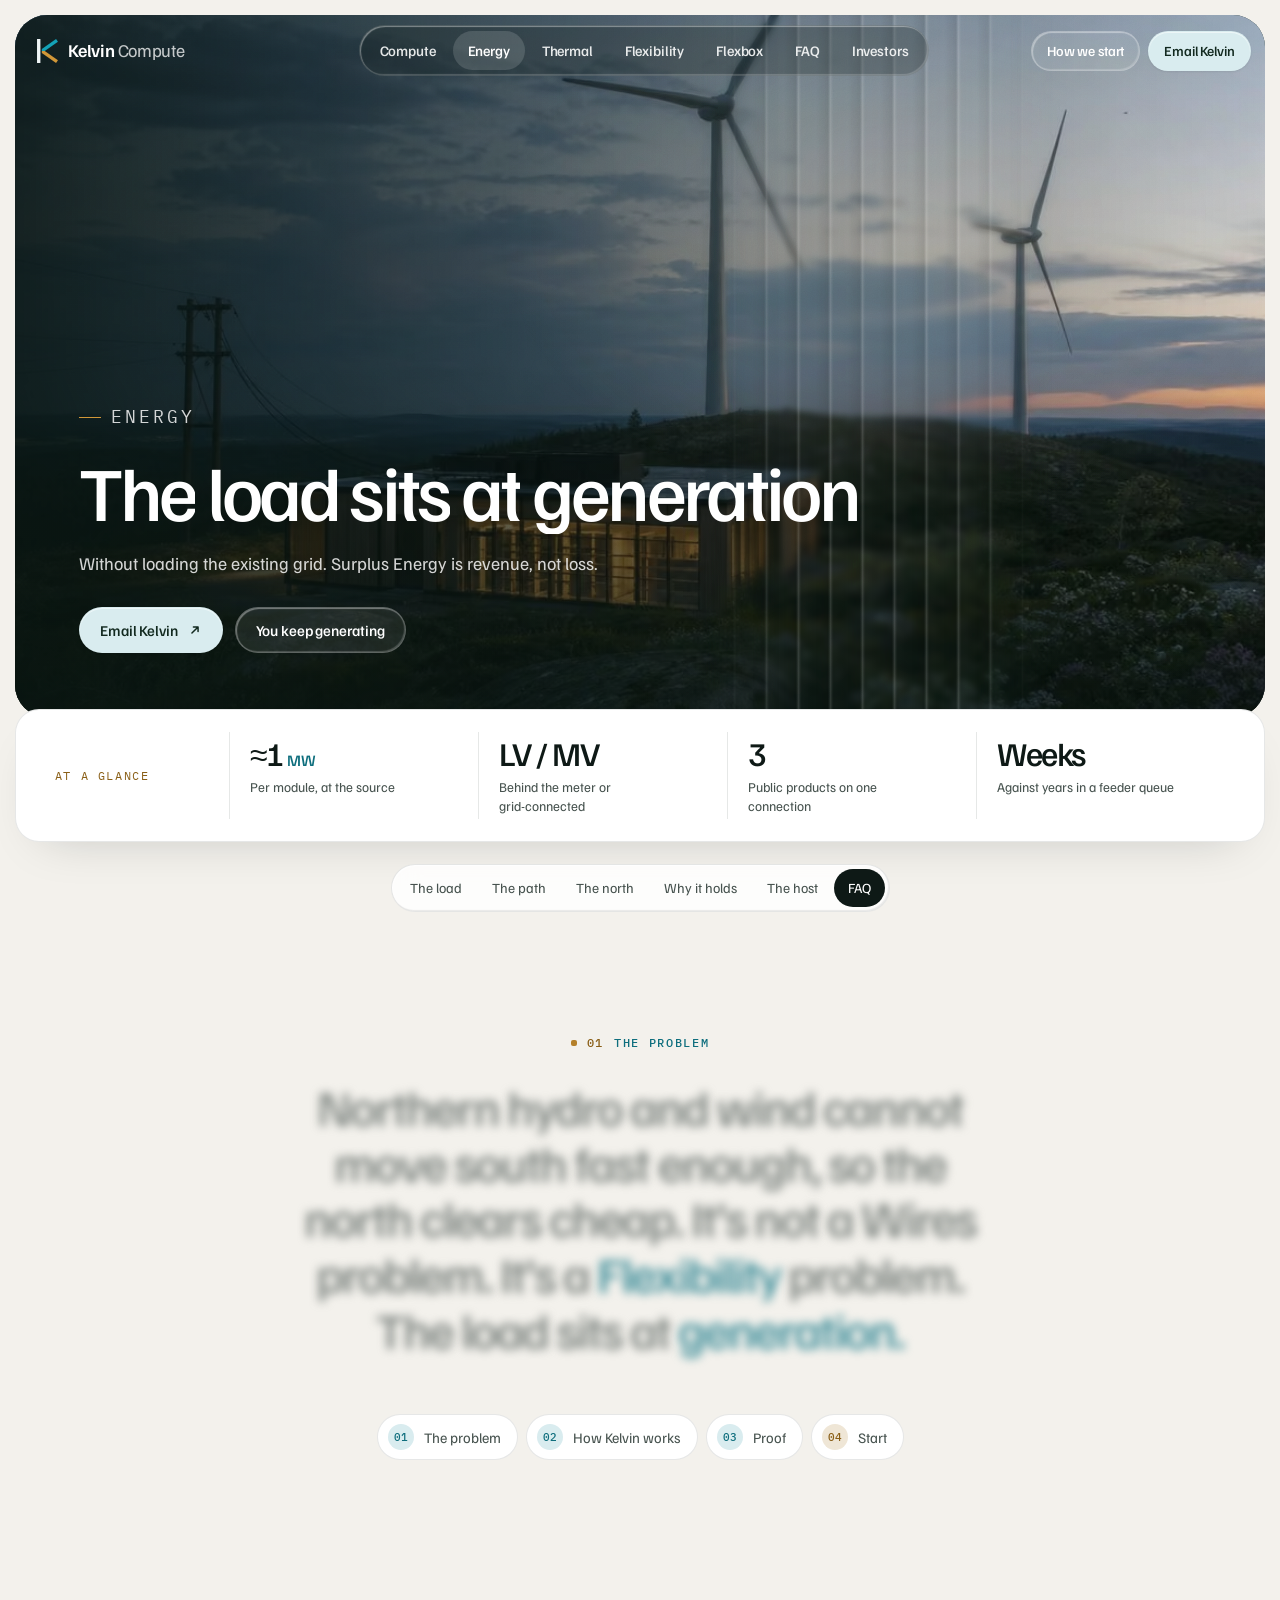
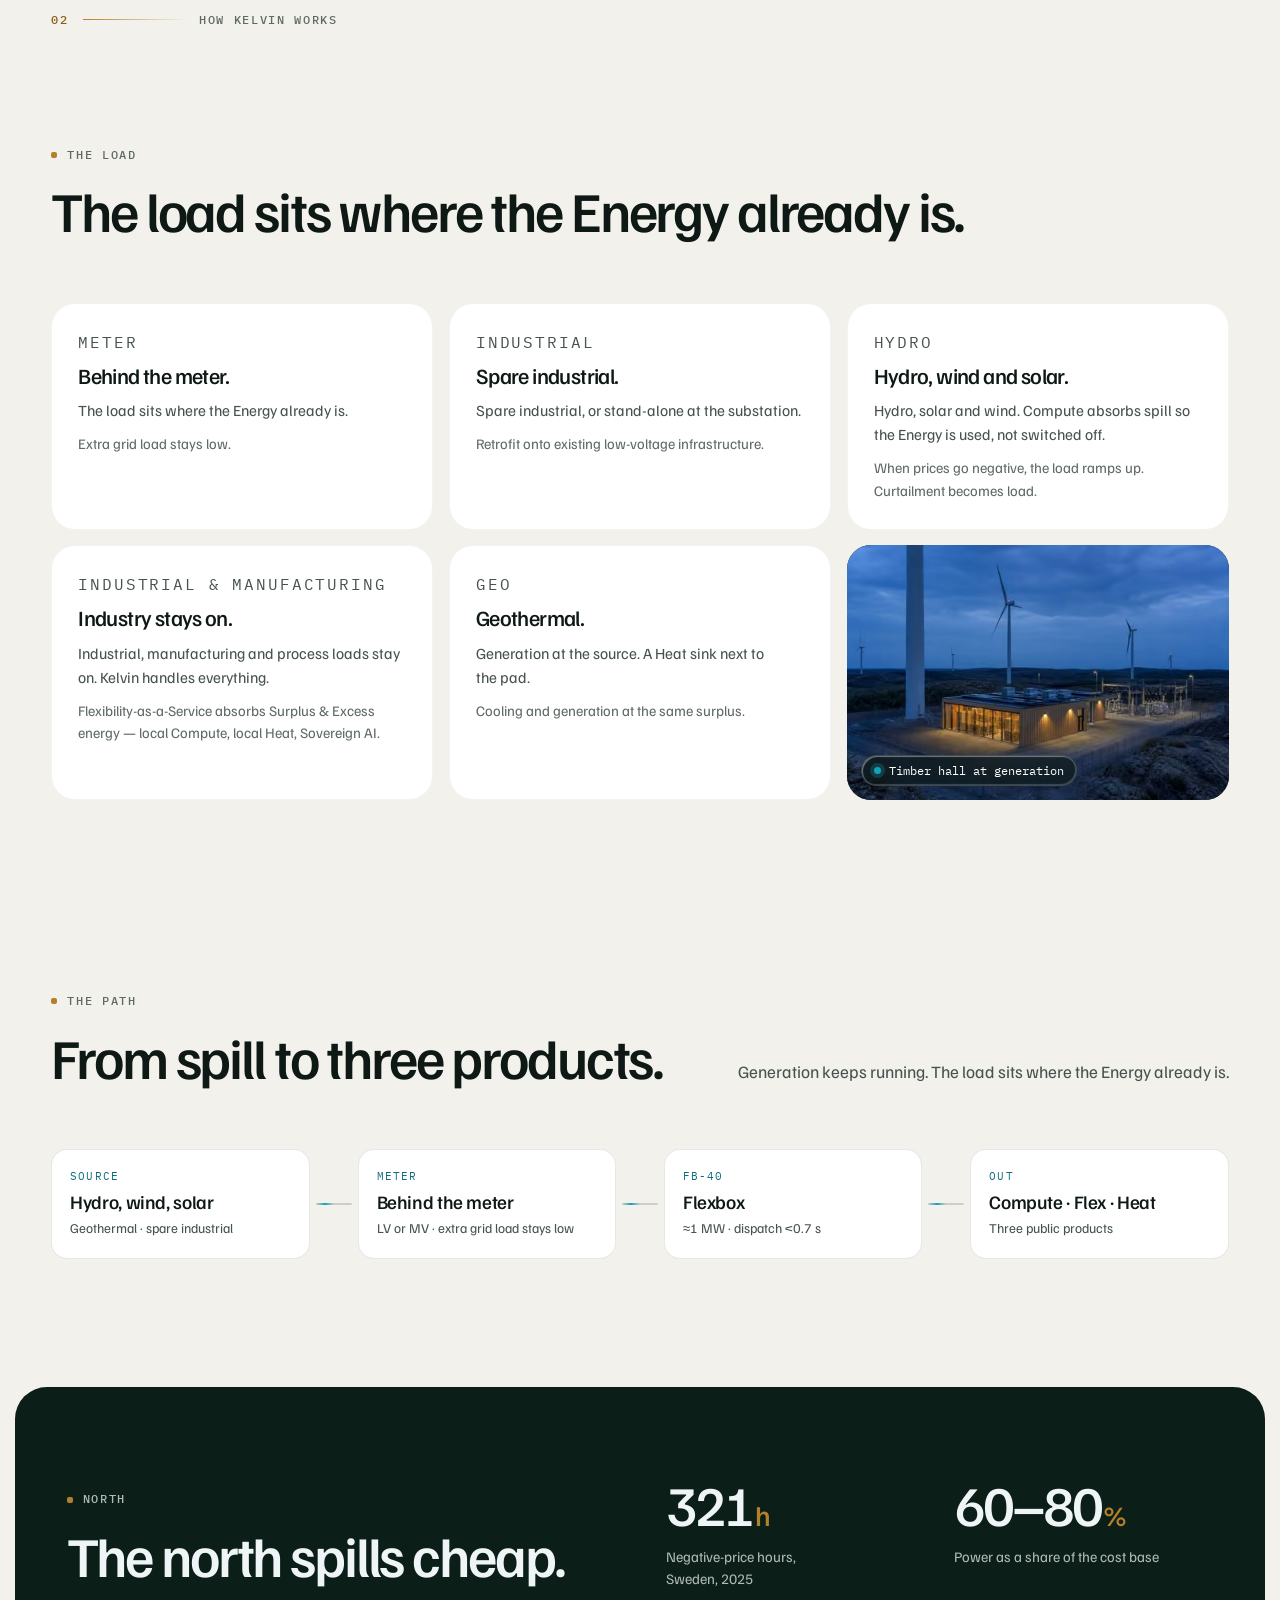
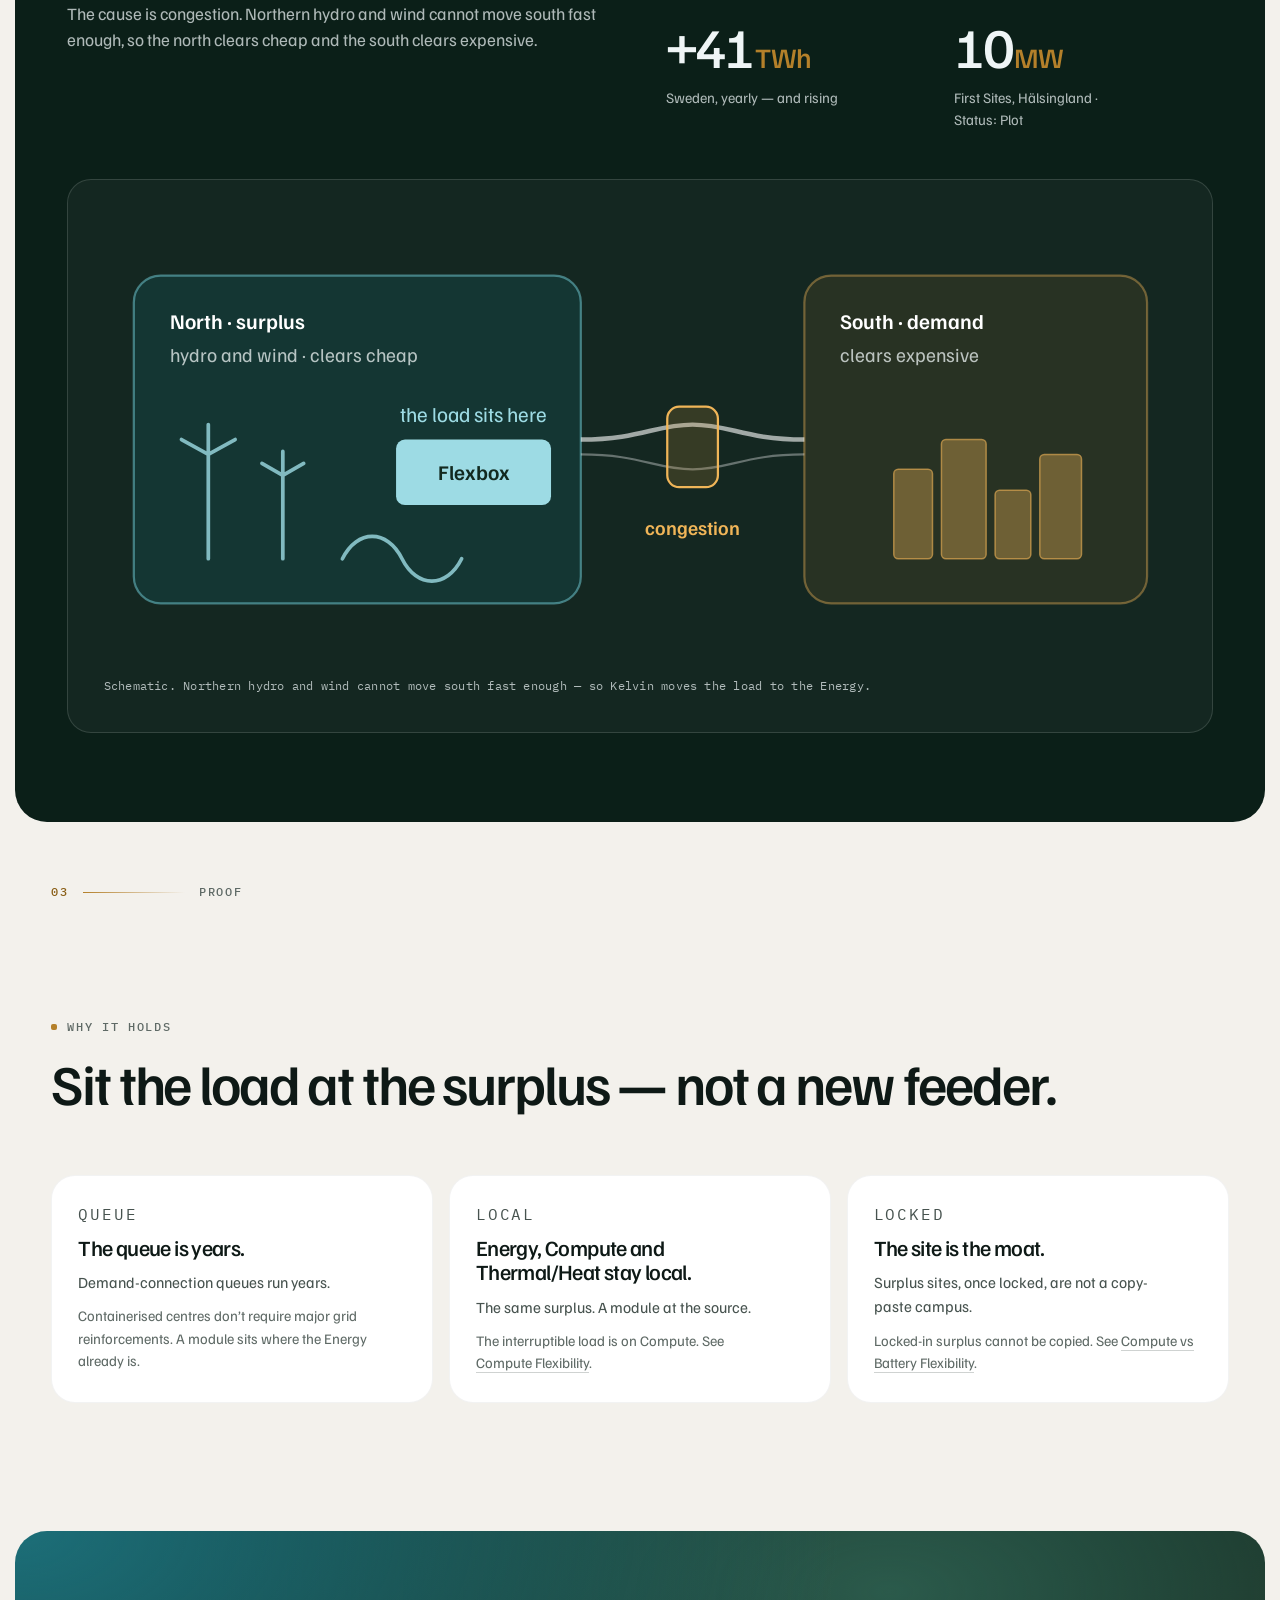
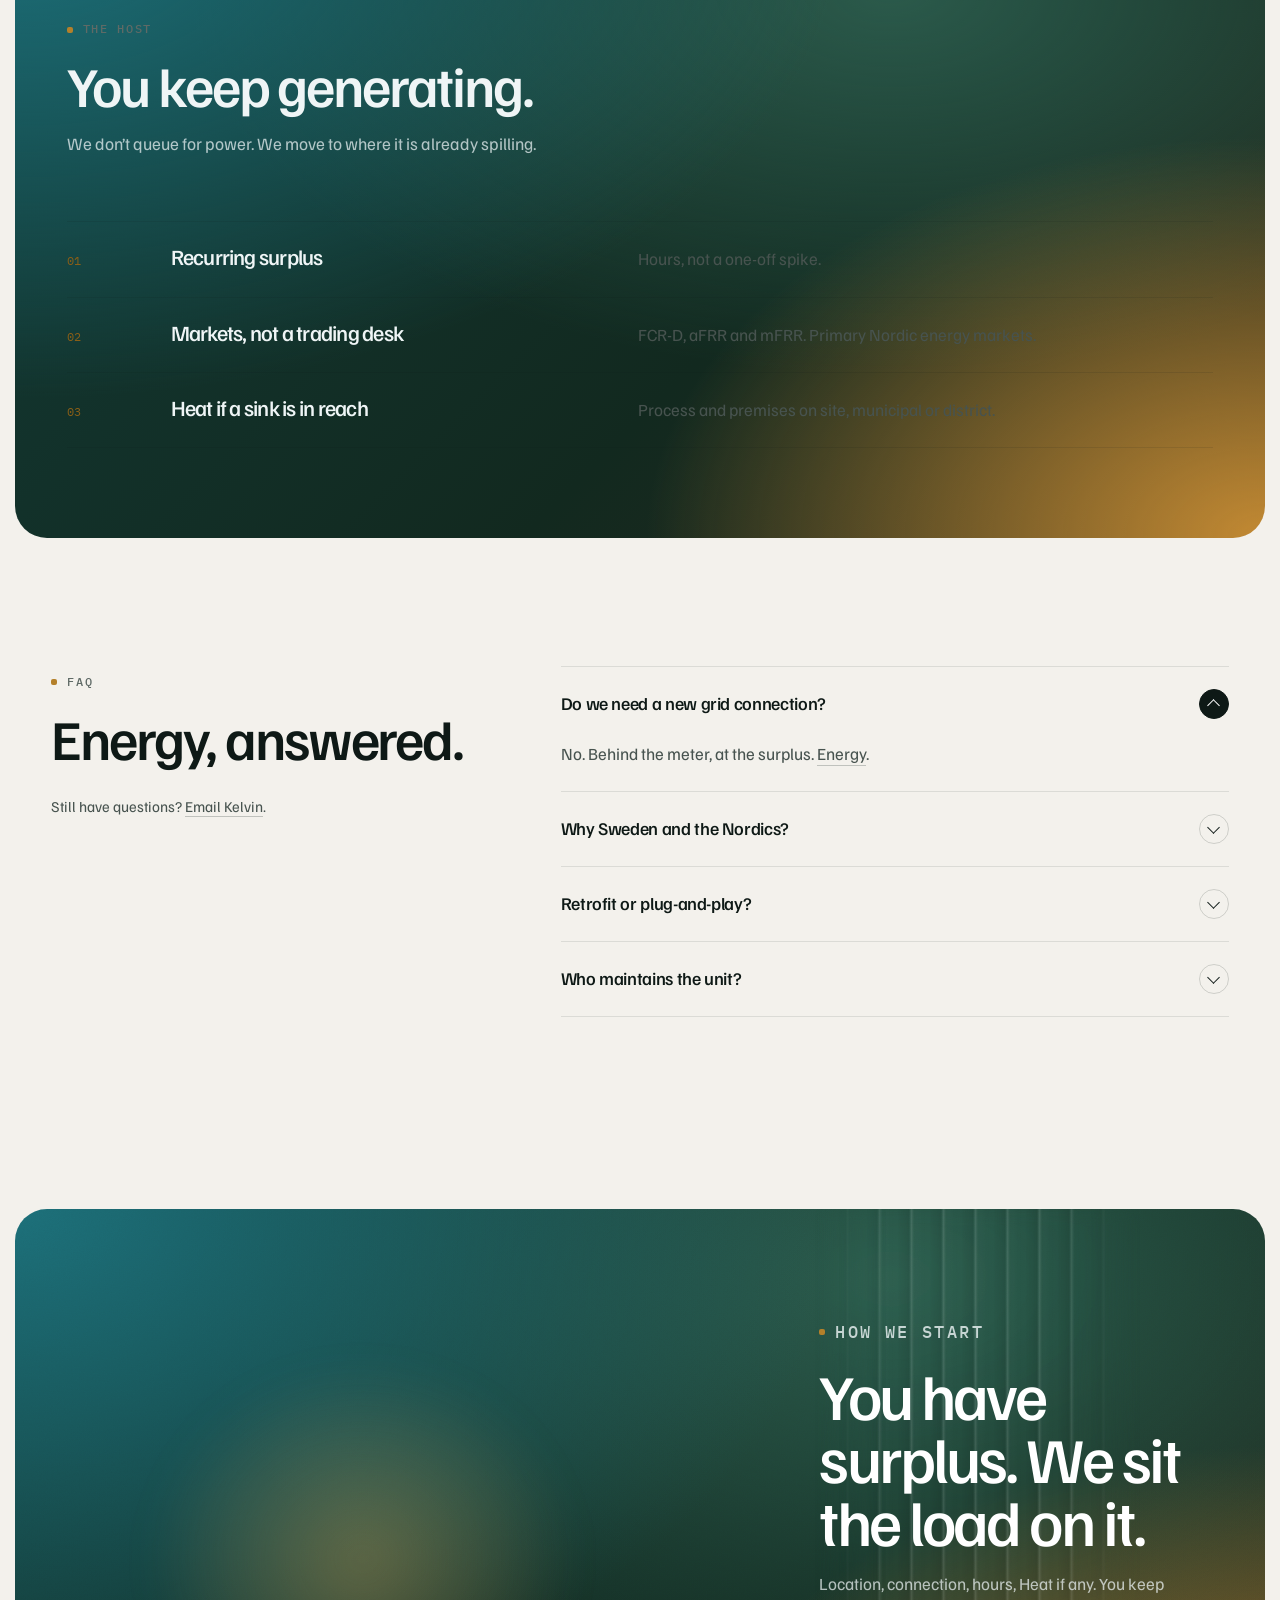
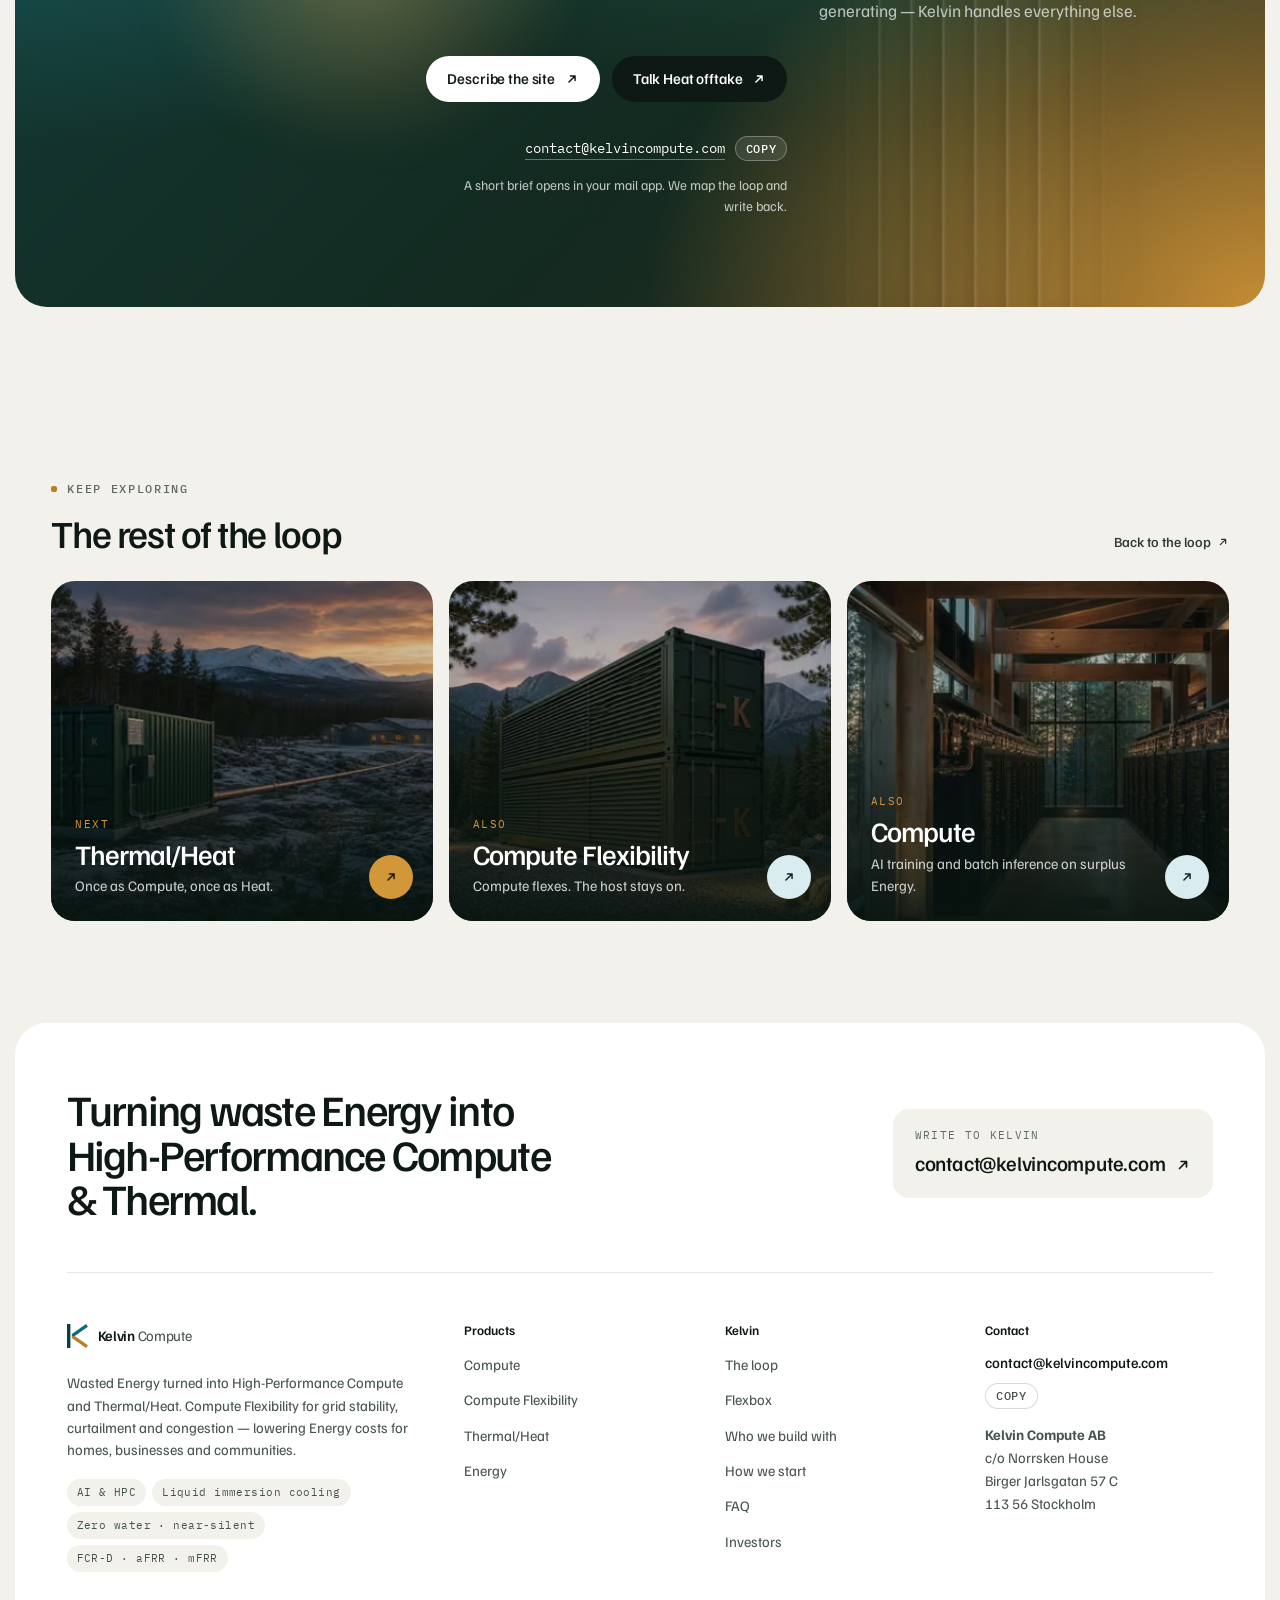
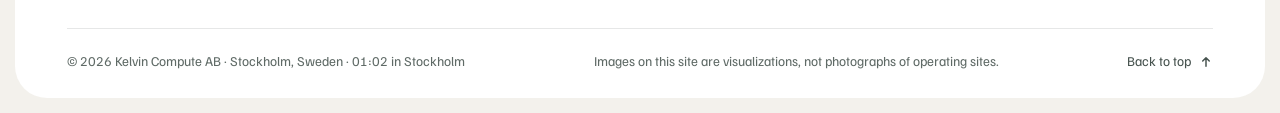
<file: energy.html>
<!doctype html>
<html lang="en" class="no-js">
<head>
<meta charset="utf-8">

<meta name="viewport" content="width=device-width, initial-scale=1, viewport-fit=cover">
<title>Energy — Kelvin Compute</title>
<meta name="description" content="The load sits at generation — without loading the existing grid. Surplus Energy is revenue, not loss.">
<meta name="robots" content="index, follow, max-image-preview:large">
<link rel="canonical" href="https://kelvincompute.com/energy.html">
<meta name="theme-color" content="#12291F">
<meta name="color-scheme" content="light">
<meta name="author" content="Kelvin Compute AB">
<meta property="og:type" content="website"><meta property="og:site_name" content="Kelvin Compute"><meta property="og:locale" content="en_GB">
<meta property="og:title" content="Energy — Kelvin Compute"><meta property="og:description" content="The load sits at generation — without loading the existing grid. Surplus Energy is revenue, not loss.">
<meta property="og:url" content="https://kelvincompute.com/energy.html"><meta property="og:image" content="https://kelvincompute.com/og-image.png"><meta property="og:image:type" content="image/png">
<meta property="og:image:width" content="1200"><meta property="og:image:height" content="630"><meta property="og:image:alt" content="Kelvin Flexbox, a forest-green 40 ft ISO modular data centre with a copper K">
<meta name="twitter:card" content="summary_large_image"><meta name="twitter:title" content="Energy — Kelvin Compute"><meta name="twitter:description" content="The load sits at generation — without loading the existing grid. Surplus Energy is revenue, not loss."><meta name="twitter:image" content="https://kelvincompute.com/og-image.png"><meta name="twitter:image:alt" content="Kelvin Flexbox, a forest-green 40 ft ISO modular data centre with a copper K">
<link rel="icon" href="favicon.svg" type="image/svg+xml"><link rel="icon" href="favicon-32.png" sizes="32x32" type="image/png">
<link rel="apple-touch-icon" href="apple-touch-icon.png"><link rel="manifest" href="site.webmanifest">
<link rel="preload" href="assets/fonts/familjen-grotesk-latin-wght-normal.woff2" as="font" type="font/woff2" crossorigin>
<link rel="preload" as="image" type="image/avif" imagesrcset="assets/img/behind-meter-480.avif 480w, assets/img/behind-meter-640.avif 640w, assets/img/behind-meter-1024.avif 1024w, assets/img/behind-meter-1200.avif 1200w" imagesizes="100vw" fetchpriority="high">
<script>document.documentElement.classList.remove("no-js")</script>
<style> @font-face{font-family:"Familjen Grotesk";src:url(assets/fonts/familjen-grotesk-latin-wght-normal.woff2) format("woff2");font-weight:400 700;font-style:normal;font-display:swap;unicode-range:U+0000-00FF,U+0131,U+0152-0153,U+02BB-02BC,U+02C6,U+02DA,U+02DC,U+0304,U+0308,U+0329,U+2000-206F,U+20AC,U+2122,U+2191,U+2193,U+2212,U+2215,U+FEFF,U+FFFD}@font-face{font-family:"Familjen Grotesk";src:url(assets/fonts/familjen-grotesk-latin-ext-wght-normal.woff2) format("woff2");font-weight:400 700;font-style:normal;font-display:swap;unicode-range:U+0100-02BA,U+02BD-02C5,U+02C7-02CC,U+02CE-02D7,U+02DD-02FF,U+0304,U+0308,U+0329,U+1D00-1DBF,U+1E00-1E9F,U+1EF2-1EFF,U+2020,U+20A0-20AB,U+20AD-20C0,U+2113,U+2C60-2C7F,U+A720-A7FF}@font-face{font-family:"Familjen Grotesk";src:url(assets/fonts/familjen-grotesk-latin-wght-italic.woff2) format("woff2");font-weight:400 700;font-style:italic;font-display:swap}@font-face{font-family:"Kelvin Fallback";src:local("Arial"),local("ArialMT"),local("Arimo"),local("Liberation Sans"),local("Helvetica Neue"),local("Helvetica");size-adjust:96.3%;ascent-override:106.5%;descent-override:23.4%;line-gap-override:0%}@font-face{font-family:"IBM Plex Mono";src:url(assets/fonts/ibm-plex-mono-latin-400-normal.woff2) format("woff2");font-weight:400;font-display:swap}@font-face{font-family:"IBM Plex Mono";src:url(assets/fonts/ibm-plex-mono-latin-500-normal.woff2) format("woff2");font-weight:500;font-display:swap}:root{--canvas:#F3F1EC;--paper:#FFFFFF;--paper-2:#FAF9F6;--ink:#0E1916;--ink-2:#47534F;--ink-3:#5F6A66;--line:rgba(14,25,22,.10);--line-2:rgba(14,25,22,.16);--green:#12291F;--green-2:#1A3A2D;--deep:#0B1F18;--teal:#0E6E7D;--teal-l:#14A2B7;--ice:#D9ECEF;--copper:#B4802A;--copper-l:#D19738;--sand:#EFE6D6;--on-dark:#EFF5F6;--on-dark-2:rgba(239,245,246,.72);--on-dark-3:rgba(239,245,246,.5);--line-dark:rgba(239,245,246,.14);--r-xl:32px;--r-lg:24px;--r-md:16px;--r-sm:10px;--gutter:clamp(10px,1.2vw,16px);--wrap:1240px;--pad:clamp(20px,4vw,56px);--sans:"Familjen Grotesk","Kelvin Fallback",ui-sans-serif,system-ui,-apple-system,"Segoe UI",sans-serif;--mono:"IBM Plex Mono",ui-monospace,SFMono-Regular,Menlo,monospace;--ease:cubic-bezier(.2,.7,.1,1);--thermal:radial-gradient(120% 140% at 0% 0%,#1C6E78 0%,rgba(28,110,120,0) 55%),radial-gradient(90% 120% at 100% 100%,#C38A33 0%,rgba(195,138,51,0) 55%),radial-gradient(80% 90% at 70% 10%,#2B5A4B 0%,rgba(43,90,75,0) 70%),linear-gradient(135deg,#123A36,#12291F 60%,#2A2A1C)}*,*::before,*::after{box-sizing:border-box}html{-webkit-text-size-adjust:100%;scroll-behavior:smooth;scroll-padding-top:96px}body{margin:0;background:var(--canvas);color:var(--ink);font-family:var(--sans);font-size:17px;line-height:1.55;-webkit-font-smoothing:antialiased;text-rendering:optimizeLegibility;font-feature-settings:"ss01","tnum" 0}img,svg,picture{display:block;max-width:100%}img{height:auto}a{color:inherit}button{font:inherit;color:inherit}h1,h2,h3,h4{margin:0;font-weight:500;letter-spacing:-.035em;line-height:1.02}p{margin:0}ul,ol{margin:0;padding:0;list-style:none}:focus-visible{outline:2px solid var(--teal-l);outline-offset:3px;border-radius:6px}.sr-only{position:absolute!important;width:1px;height:1px;padding:0;margin:-1px;overflow:hidden;clip:rect(0,0,0,0);white-space:nowrap;border:0}.skip-link{position:fixed;left:16px;top:-80px;z-index:200;background:var(--ink);color:#fff;padding:10px 16px;border-radius:999px;text-decoration:none;transition:top .2s}.skip-link:focus{top:16px}.svg-defs{position:absolute;width:0;height:0;overflow:hidden}.nowrap{white-space:nowrap}.wrap{width:min(100% - 2*var(--pad),var(--wrap));margin-inline:auto}.card{margin:0 var(--gutter);border-radius:var(--r-xl);overflow:hidden;position:relative;isolation:isolate}.section{padding-block:clamp(72px,10vw,140px)}.section--tight{padding-block:clamp(48px,6vw,88px)}.eyebrow{font-family:var(--mono);font-size:12px;font-weight:500;letter-spacing:.14em;text-transform:uppercase;color:var(--ink-3);display:inline-flex;align-items:center;gap:10px}.eyebrow::before{content:"";width:6px;height:6px;border-radius:2px;background:var(--copper)}.on-dark .eyebrow,.eyebrow--light{color:var(--on-dark-3)}.eyebrow--center{justify-content:center}.display{font-size:clamp(44px,6.6vw,96px);letter-spacing:-.045em;line-height:.98}.h2{font-size:clamp(34px,4.4vw,64px)}.h3{font-size:clamp(24px,2.2vw,32px);letter-spacing:-.03em;line-height:1.08}.lead{font-size:clamp(17px,1.35vw,20px);color:var(--ink-2);line-height:1.5;max-width:32.87em}.on-dark{color:var(--on-dark)}.on-dark .lead{color:var(--on-dark-2)}.muted{color:var(--ink-3)}.mono{font-family:var(--mono);font-size:13px;letter-spacing:.02em}.head{display:grid;gap:18px;margin-bottom:clamp(36px,5vw,64px)}.head--center{text-align:center;justify-items:center}.head--center .lead{margin-inline:auto}.head--split{grid-template-columns:1.1fr .9fr;align-items:end;gap:40px}.head--split .lead{justify-self:end}.btn{--bg:var(--ink);--fg:#fff;display:inline-flex;align-items:center;gap:10px;height:46px;padding:0 20px;border-radius:999px;background:var(--bg);color:var(--fg);font-size:15px;font-weight:500;letter-spacing:-.01em;text-decoration:none;border:1px solid transparent;cursor:pointer;transition:transform .25s var(--ease),background .25s,box-shadow .25s;white-space:nowrap}.btn:hover{transform:translateY(-1px)}.btn svg{width:14px;height:14px;transition:transform .25s var(--ease)}.btn:hover svg{transform:translate(2px,-2px)}.btn--ice{--bg:var(--ice);--fg:var(--green)}.btn--ice:hover{--bg:#E8F5F7;box-shadow:0 6px 24px rgba(20,162,183,.25)}.btn--copper{--bg:var(--copper-l);--fg:#1B1407}.btn--light{--bg:#fff;--fg:var(--ink)}.btn--ghost{--bg:rgba(255,255,255,.08);--fg:#fff;border-color:rgba(255,255,255,.28);backdrop-filter:blur(10px);-webkit-backdrop-filter:blur(10px)}.btn--ghost:hover{--bg:rgba(255,255,255,.16)}.btn--line{--bg:transparent;--fg:var(--ink);border-color:var(--line-2)}.btn--line:hover{--bg:#fff}.btn--sm{height:38px;padding:0 15px;font-size:14px}.link{display:inline-flex;align-items:center;gap:6px;font-size:14px;font-weight:500;text-decoration:none;color:inherit;opacity:.85}.link:hover{opacity:1}.link svg{width:12px;height:12px}.text-link{text-decoration:underline;text-decoration-thickness:1px;text-underline-offset:3px;text-decoration-color:color-mix(in srgb,currentColor 35%,transparent)}.text-link:hover{text-decoration-color:currentColor}.cta-row{display:flex;flex-wrap:wrap;gap:12px}.site-header{position:fixed;inset:var(--gutter) var(--gutter) auto;z-index:100;display:grid;grid-template-columns:1fr auto 1fr;align-items:center;padding:10px 14px 10px 22px;pointer-events:none}.site-header>*{pointer-events:auto}.brand{display:inline-flex;align-items:center;gap:10px;text-decoration:none;color:#fff;font-weight:600;font-size:18px;letter-spacing:-.02em;transition:color .3s}.brand svg{width:21px;height:24px}.brand__light{font-weight:400;opacity:.75}.brand .mk-dark{display:none}.nav-pill{display:flex;gap:2px;padding:5px;border-radius:999px;background:rgba(18,30,26,.28);border:1px solid rgba(255,255,255,.16);backdrop-filter:blur(18px) saturate(1.3);-webkit-backdrop-filter:blur(18px) saturate(1.3);transition:background .3s,border-color .3s}.nav-pill a{padding:8px 15px;border-radius:999px;color:#fff;text-decoration:none;font-size:14.5px;font-weight:500;letter-spacing:-.01em;opacity:.88;transition:background .2s,opacity .2s}.nav-pill a:hover,.nav-pill a[aria-current="page"]{background:rgba(255,255,255,.14);opacity:1}.header-cta{justify-self:end;display:flex;gap:8px;align-items:center}.header-cta .btn--ghost{height:40px}.header-cta .btn--ice{height:40px}.nav-toggle{display:none}.site-header.is-solid .nav-pill{background:rgba(255,255,255,.78);border-color:var(--line)}.site-header.is-solid .nav-pill a{color:var(--ink)}.site-header.is-solid .nav-pill a:hover,.site-header.is-solid .nav-pill a[aria-current="page"]{background:rgba(14,25,22,.06)}.site-header.is-solid .brand{color:var(--ink)}.site-header.is-solid .brand .mk-dark{display:block}.site-header.is-solid .brand .mk-light{display:none}.site-header.is-solid .header-cta .btn--ghost{--fg:var(--ink);--bg:rgba(255,255,255,.7);border-color:var(--line)}.mobile-nav{display:none}.hero{margin:var(--gutter);margin-bottom:0;min-height:min(100svh - 2*var(--gutter),940px);border-radius:var(--r-xl);overflow:hidden;position:relative;isolation:isolate;color:#fff;display:flex;align-items:flex-end;background:var(--deep)}.hero__media{position:absolute;inset:0;z-index:-2}.hero__media img{width:100%;height:100%;object-fit:cover;object-position:62% 55%}@keyframes heroZoom{to{transform:scale(1)}}.hero__shade{position:absolute;inset:0;z-index:-1;background:linear-gradient(90deg,rgba(8,20,16,.86) 0%,rgba(8,20,16,.55) 38%,rgba(8,20,16,.05) 70%),linear-gradient(0deg,rgba(8,20,16,.6),rgba(8,20,16,0) 45%)}.ribs{position:absolute;top:0;bottom:0;z-index:-1;pointer-events:none;backdrop-filter:blur(7px) brightness(1.06);-webkit-backdrop-filter:blur(7px) brightness(1.06);background:repeating-linear-gradient(90deg,rgba(255,255,255,.16) 0,rgba(255,255,255,.02) 3px,rgba(255,255,255,0) 18px,rgba(0,0,0,.10) 30px,rgba(255,255,255,.10) 32px);-webkit-mask-image:linear-gradient(90deg,transparent,#000 22%,#000 78%,transparent);mask-image:linear-gradient(90deg,transparent,#000 22%,#000 78%,transparent)}.hero .ribs{left:42%;width:30%}.hero__inner{width:100%;padding:clamp(28px,5vw,72px);padding-top:140px;display:grid;grid-template-columns:minmax(0,1.25fr) minmax(0,.75fr);align-items:end;gap:32px}.hero__kicker{font-family:var(--mono);font-size:12.5px;letter-spacing:.16em;text-transform:uppercase;color:rgba(255,255,255,.7);margin-bottom:22px;display:flex;align-items:center;gap:10px}.hero__kicker::before{content:"";width:22px;height:1px;background:var(--copper-l)}.hero h1{font-size:clamp(46px,6.2vw,94px);letter-spacing:-.048em;line-height:.96;max-width:7.37em;text-wrap:balance}.hero h1 .accent{background:linear-gradient(90deg,#9DDBE4,#E9C58A);-webkit-background-clip:text;background-clip:text;color:transparent}.hero__tag{margin-top:24px;font-size:clamp(17px,1.4vw,20px);color:rgba(255,255,255,.82);max-width:26.07em}.hero .cta-row{margin-top:34px}.hero__float{justify-self:end;width:min(100%,300px);border-radius:var(--r-md);background:rgba(15,28,24,.38);border:1px solid rgba(255,255,255,.2);backdrop-filter:blur(16px);-webkit-backdrop-filter:blur(16px);padding:8px;text-decoration:none;color:#fff;transition:transform .3s var(--ease)}.hero__float:hover{transform:translateY(-3px)}.hero__float img{border-radius:10px;aspect-ratio:16/10;object-fit:cover;width:100%}.hero__float-cap{display:flex;justify-content:space-between;align-items:center;padding:10px 6px 4px;font-size:13.5px}.hero__float-cap span{font-family:var(--mono);font-size:11px;opacity:.7}.reveal-up{opacity:0;transform:translateY(24px);animation:up .9s var(--ease) forwards}.reveal-up.d1{animation-delay:.12s}.reveal-up.d2{animation-delay:.24s}.reveal-up.d3{animation-delay:.36s}.reveal-up.d4{animation-delay:.6s}@keyframes up{to{opacity:1;transform:none}}.facts{padding:34px 0 10px;overflow:hidden}.facts__label{text-align:center;font-family:var(--mono);font-size:11.5px;letter-spacing:.14em;text-transform:uppercase;color:var(--ink-3);margin-bottom:20px}.marquee{display:flex;width:max-content;animation:marq 48s linear infinite;-webkit-mask-image:linear-gradient(90deg,transparent,#000 10%,#000 90%,transparent)}.facts:hover .marquee{animation-play-state:paused}.marquee ul{display:flex;gap:56px;padding-right:56px;align-items:center}.marquee li{display:flex;align-items:center;gap:12px;font-size:clamp(20px,2vw,27px);letter-spacing:-.03em;color:#5E6965;font-weight:500;white-space:nowrap}.marquee li svg{width:18px;height:18px;color:var(--copper)}.facts-mask{-webkit-mask-image:linear-gradient(90deg,transparent,#000 12%,#000 88%,transparent);mask-image:linear-gradient(90deg,transparent,#000 12%,#000 88%,transparent)}@keyframes marq{to{transform:translateX(-50%)}}.statement{padding-block:clamp(110px,14vw,200px);text-align:center}.statement p.big{font-size:clamp(30px,3.9vw,56px);letter-spacing:-.04em;line-height:1.12;max-width:13.60em;margin-inline:auto;font-weight:500;text-wrap:balance}.statement .w{--b:8px;--o:.18;transition:filter .5s,opacity .5s,color .5s;filter:blur(var(--b,0));opacity:var(--o,1)}.statement .w.hl{color:var(--teal)}.statement .w.hh{color:var(--copper)}.statement .cta-row{justify-content:center;margin-top:44px}.loop{background:var(--thermal);color:var(--on-dark);padding:clamp(56px,7vw,96px) 0 clamp(36px,4vw,56px)}.loop::after{content:"";position:absolute;inset:0;z-index:-1;background:url("data:image/svg+xml,%3Csvg xmlns='http://www.w3.org/2000/svg' width='160' height='160'%3E%3Cfilter id='n'%3E%3CfeTurbulence baseFrequency='.9' numOctaves='2'/%3E%3C/filter%3E%3Crect width='100%25' height='100%25' filter='url(%23n)' opacity='.07'/%3E%3C/svg%3E")}.tabs{display:grid;grid-template-columns:repeat(6,1fr);gap:4px;padding:5px;border-radius:999px;background:rgba(255,255,255,.08);border:1px solid rgba(255,255,255,.14);backdrop-filter:blur(12px);-webkit-backdrop-filter:blur(12px);max-width:980px;margin:0 auto 22px}.tab{position:relative;border:0;background:none;padding:11px 10px;border-radius:999px;font-size:14.5px;font-weight:500;color:var(--on-dark-2);cursor:pointer;overflow:hidden;transition:color .25s,background .25s}.tab:hover{color:#fff}.tab[aria-selected="true"]{background:#fff;color:var(--green)}.tab .bar{position:absolute;left:18%;right:18%;bottom:5px;height:2px;border-radius:2px;background:rgba(18,41,31,.15);overflow:hidden;opacity:0}.tab[aria-selected="true"] .bar{opacity:1}.tab .bar i{position:absolute;inset:0;background:var(--copper);transform-origin:left;transform:scaleX(var(--p,0))}.panels{max-width:1120px;margin:0 auto;position:relative}.panel{display:grid;grid-template-columns:.9fr 1.1fr;gap:clamp(24px,4vw,56px);align-items:center;padding:clamp(22px,3vw,36px);border-radius:var(--r-lg);background:rgba(255,255,255,.07);border:1px solid rgba(255,255,255,.14);backdrop-filter:blur(10px);-webkit-backdrop-filter:blur(10px);min-height:440px}.panel[hidden]{display:none}.panel.is-in{animation:panelIn .6s var(--ease)}@keyframes panelIn{from{opacity:0;transform:translateY(10px)}}.panel__n{font-family:var(--mono);font-size:12px;color:var(--copper-l);letter-spacing:.1em}.panel h3{font-size:clamp(28px,3vw,42px);margin:14px 0 16px}.panel p{color:var(--on-dark-2);font-size:17px;max-width:24.93em}.panel ul{margin-top:22px;display:grid;gap:10px}.panel li{display:flex;gap:12px;align-items:flex-start;font-size:15.5px;color:var(--on-dark)}.panel li::before{content:"";flex:none;width:7px;height:7px;margin-top:9px;border-radius:2px;background:var(--teal-l)}.panel__viz{border-radius:var(--r-md);overflow:hidden;aspect-ratio:3/2;position:relative;background:#0c1f19}.panel__viz img{width:100%;height:100%;object-fit:cover}.panel__viz .chip{position:absolute;left:14px;bottom:14px}.chip{display:inline-flex;align-items:center;gap:8px;padding:7px 12px;border-radius:999px;background:rgba(10,22,18,.6);border:1px solid rgba(255,255,255,.2);backdrop-filter:blur(10px);-webkit-backdrop-filter:blur(10px);font-family:var(--mono);font-size:11.5px;color:#fff}.chip i{width:7px;height:7px;border-radius:50%;background:var(--teal-l);box-shadow:0 0 0 4px rgba(20,162,183,.25)}.loop__foot{display:flex;justify-content:center;margin-top:22px}.pause{display:inline-flex;align-items:center;gap:8px;border:1px solid rgba(255,255,255,.2);background:rgba(255,255,255,.08);color:#fff;border-radius:999px;padding:7px 14px;font-size:13px;cursor:pointer}.pause svg{width:12px;height:12px}.numbers{display:grid;grid-template-columns:1.1fr repeat(4,1fr);gap:28px;align-items:start;padding-block:clamp(64px,8vw,110px);border-bottom:1px solid var(--line)}.numbers h2{font-size:clamp(30px,3vw,44px)}.num__v{font-size:clamp(40px,4.4vw,64px);letter-spacing:-.05em;line-height:1;font-weight:500;font-variant-numeric:tabular-nums}.num__v small{font-size:.5em;letter-spacing:-.02em;margin-left:2px;color:var(--copper)}.num__l{margin-top:12px;font-size:14.5px;color:var(--ink-2);max-width:14.73em}.num__s{margin-top:8px;font-family:var(--mono);font-size:11px;color:var(--ink-3);letter-spacing:.06em;text-transform:uppercase}.bento{display:grid;grid-template-columns:repeat(6,1fr);gap:var(--gutter)}.tile{background:var(--paper);border-radius:var(--r-lg);padding:26px;display:flex;flex-direction:column;gap:14px;position:relative;overflow:hidden;border:1px solid rgba(14,25,22,.05);transition:transform .35s var(--ease),box-shadow .35s}.tile:hover{transform:translateY(-3px);box-shadow:0 18px 50px -20px rgba(14,25,22,.25)}.tile__top{display:flex;justify-content:space-between;align-items:center}.tile__k{font-family:var(--mono);font-size:11px;letter-spacing:.14em;text-transform:uppercase;color:var(--ink-3)}.tile h3{font-size:clamp(22px,1.9vw,28px);letter-spacing:-.03em}.tile p{color:var(--ink-2);font-size:15.5px;max-width:26.07em}.tile__viz{margin-top:auto;border-radius:var(--r-md);background:var(--paper-2);border:1px solid var(--line);padding:18px;min-height:200px}.t-wide{grid-column:span 6}.t-4{grid-column:span 4}.t-3{grid-column:span 3}.t-2{grid-column:span 2}.tile--hero{background:var(--thermal);color:var(--on-dark);display:grid;grid-template-columns:.8fr 1.2fr;gap:32px;padding:clamp(26px,3vw,40px);align-items:center}.tile--hero p{color:var(--on-dark-2)}.tile--hero .tile__k{color:var(--on-dark-3)}.tile--hero .shot{border-radius:var(--r-md);overflow:hidden;border:1px solid rgba(255,255,255,.18);background:#0c1f19;position:relative}.tile--hero .shot img{width:100%;aspect-ratio:3/2;object-fit:cover}.spec-mini{display:grid;grid-template-columns:repeat(3,1fr);gap:1px;margin-top:8px;border-radius:var(--r-sm);overflow:hidden;background:rgba(255,255,255,.14)}.spec-mini div{background:rgba(9,25,20,.55);padding:12px 14px}.spec-mini dt{font-family:var(--mono);font-size:10.5px;letter-spacing:.1em;text-transform:uppercase;color:var(--on-dark-3)}.spec-mini dd{margin:4px 0 0;font-size:19px;letter-spacing:-.02em}.tiers{display:grid;gap:10px}.tier{display:grid;grid-template-columns:110px 1fr auto;align-items:center;gap:12px;font-size:14px}.tier b{font-weight:500}.tier .track{height:8px;border-radius:8px;background:rgba(14,25,22,.07);overflow:hidden}.tier .track i{display:block;height:100%;border-radius:8px;background:linear-gradient(90deg,var(--teal),var(--teal-l));width:var(--w);transform-origin:left;transform:scaleX(0);transition:transform 1.2s var(--ease)}.in .tier .track i{transform:none}.tier span{font-family:var(--mono);font-size:11px;color:var(--ink-3)}.mkts{display:grid;gap:8px}.mkt{display:flex;justify-content:space-between;align-items:center;padding:11px 14px;border-radius:12px;background:#fff;border:1px solid var(--line);font-size:14px}.mkt b{font-family:var(--mono);font-weight:500;font-size:13px}.mkt .pill{font-family:var(--mono);font-size:11px;padding:3px 9px;border-radius:999px;background:var(--ice);color:var(--teal)}.kscale{position:relative;padding:8px 4px 0}.kscale__bar{height:12px;border-radius:12px;background:linear-gradient(90deg,#CFE3E8 0%,#9CCAD3 55%,#E7C48C 82%,#C98B2E 100%)}.kscale ol{display:grid;grid-template-columns:repeat(4,1fr);margin-top:14px;gap:8px}.kscale li{font-size:13px;color:var(--ink-2);border-left:1px solid var(--line-2);padding-left:10px}.kscale li b{display:block;font-family:var(--mono);font-size:13px;color:var(--ink);font-weight:500}.kscale li:nth-child(3) b{color:var(--teal)}.kscale li:nth-child(4) b{color:var(--copper)}.srcs{display:grid;grid-template-columns:1fr 1fr;gap:8px}.srcs li{display:flex;gap:10px;align-items:center;padding:10px 12px;border-radius:12px;background:#fff;border:1px solid var(--line);font-size:14px}.srcs svg{width:18px;height:18px;color:var(--teal);flex:none}.stack-list{display:flex;flex-wrap:wrap;gap:8px}.stack-list li{padding:8px 13px;border-radius:999px;background:#fff;border:1px solid var(--line);font-size:14px}.stack-list li.k{background:var(--green);color:#fff;border-color:var(--green)}.showcase{background:var(--deep);color:var(--on-dark);padding:clamp(56px,7vw,96px) 0}.showcase__grid{display:grid;grid-template-columns:1fr 1.25fr;gap:clamp(28px,4vw,64px);align-items:center}.seg{display:inline-flex;gap:3px;padding:4px;border-radius:999px;background:rgba(255,255,255,.07);border:1px solid var(--line-dark);flex-wrap:wrap}.seg button{border:0;background:none;color:var(--on-dark-2);padding:8px 14px;border-radius:999px;font-size:14px;cursor:pointer;transition:background .2s,color .2s}.seg button[aria-pressed="true"]{background:#fff;color:var(--green)}.seg--light{background:rgba(14,25,22,.05);border-color:var(--line)}.seg--light button{color:var(--ink-2)}.seg--light button[aria-pressed="true"]{background:var(--ink);color:#fff}.stage{position:relative;border-radius:var(--r-lg);overflow:hidden;aspect-ratio:3/2;background:#0c1f19;border:1px solid var(--line-dark)}.stage picture{position:absolute;inset:0;opacity:0;transition:opacity .7s var(--ease),transform 1.2s var(--ease);transform:scale(1.03)}.stage picture.is-on{opacity:1;transform:none}.stage img{width:100%;height:100%;object-fit:cover}.stage__cap{position:absolute;left:14px;bottom:14px;right:14px;display:flex;justify-content:space-between;gap:10px;align-items:flex-end}.spec-grid{display:grid;grid-template-columns:repeat(3,1fr);gap:1px;background:var(--line-dark);border-radius:var(--r-md);overflow:hidden;margin-top:32px}.spec-grid div{background:var(--deep);padding:18px}.spec-grid dt{font-family:var(--mono);font-size:11px;letter-spacing:.12em;text-transform:uppercase;color:var(--on-dark-3)}.spec-grid dd{margin:8px 0 0;font-size:clamp(20px,1.8vw,26px);letter-spacing:-.03em}.spec-grid dd small{display:block;font-size:13px;letter-spacing:0;color:var(--on-dark-2);margin-top:4px}.viz-note{margin-top:14px;font-size:12.5px;color:var(--on-dark-3);font-family:var(--mono)}.aud{display:grid;grid-template-columns:1fr 1fr;gap:var(--gutter);margin:0 var(--gutter)}.aud__card{position:relative;border-radius:var(--r-xl);overflow:hidden;min-height:560px;color:#fff;display:flex;align-items:flex-end;isolation:isolate}.aud__card picture{position:absolute;inset:0;z-index:-2}.aud__card img{width:100%;height:100%;object-fit:cover;transition:transform 1.4s var(--ease)}.aud__card:hover img{transform:scale(1.04)}.aud__card::before{content:"";position:absolute;inset:0;z-index:-1;background:linear-gradient(0deg,rgba(8,20,16,.92),rgba(8,20,16,.35) 55%,rgba(8,20,16,.1))}.aud__card .ribs{right:6%;width:34%}.aud__body{padding:clamp(26px,3.4vw,48px);display:grid;gap:14px;max-width:560px}.aud__body h3{font-size:clamp(30px,3.2vw,46px);letter-spacing:-.04em}.aud__body p{color:rgba(255,255,255,.8);font-size:16.5px}.aud__body ul{display:flex;flex-wrap:wrap;gap:6px;margin:4px 0 8px}.aud__body ul li{font-size:13px;padding:5px 11px;border-radius:999px;background:rgba(255,255,255,.12);border:1px solid rgba(255,255,255,.18)}.badge{position:absolute;top:24px;right:24px;width:72px;height:72px;border-radius:50%;display:grid;place-items:center;text-align:center;font-family:var(--mono);font-size:11px;line-height:1.15;color:var(--green)}.badge b{display:block;font-family:var(--sans);font-size:20px;letter-spacing:-.04em}.badge--ice{background:var(--ice)}.badge--copper{background:var(--copper-l);color:#1B1407}.proof{background:var(--paper);padding:clamp(48px,6vw,80px) clamp(22px,4vw,64px)}.cmp{border-top:1px solid var(--line)}.cmp__head,.cmp__row{display:grid;grid-template-columns:150px 1fr 1fr;gap:24px;padding:15px 0;border-bottom:1px solid var(--line);align-items:center}.cmp__head{font-family:var(--mono);font-size:11px;letter-spacing:.12em;text-transform:uppercase;color:var(--ink-3)}.cmp__head .win{color:var(--teal)}.cmp__row dt{font-family:var(--mono);font-size:12px;color:var(--ink-3);letter-spacing:.06em;text-transform:uppercase}.cmp__row dd{margin:0;font-size:15.5px}.cmp__row dd.win{display:flex;gap:10px;align-items:baseline;font-weight:500}.cmp__row dd.win::before{content:"";flex:none;width:8px;height:8px;border-radius:50%;background:var(--teal-l);transform:translateY(-1px)}.cmp__row dd.lose{color:var(--ink-3)}.big3{display:grid;grid-template-columns:repeat(3,1fr);gap:24px;margin-top:48px}.big3 .v{font-size:clamp(52px,6vw,88px);letter-spacing:-.05em;line-height:1;font-weight:500}.big3 .l{margin-top:10px;font-family:var(--mono);font-size:11.5px;letter-spacing:.12em;text-transform:uppercase;color:var(--ink-3)}.proof__foot{display:flex;justify-content:space-between;align-items:center;gap:16px;flex-wrap:wrap;margin-top:44px;padding-top:24px;border-top:1px solid var(--line)}.marks{display:flex;gap:10px;flex-wrap:wrap}.marks li{display:flex;align-items:center;gap:8px;padding:7px 12px;border:1px solid var(--line-2);border-radius:999px;font-family:var(--mono);font-size:12px;color:var(--ink-2)}.marks li svg{width:14px;height:14px;color:var(--teal)}.log{margin-top:8px;border:1px solid var(--line);border-radius:var(--r-md);overflow:hidden}.log__row{display:grid;grid-template-columns:76px 1fr auto;gap:16px;padding:13px 18px;border-bottom:1px solid var(--line);font-size:14.5px;align-items:center}.log__row:last-child{border:0}.log__row .t{font-family:var(--mono);font-size:12px;color:var(--ink-3)}.log__row .who{font-family:var(--mono);font-size:11.5px;padding:3px 9px;border-radius:999px;background:var(--ice);color:var(--teal)}.log__row .who.h{background:var(--sand);color:#7A541A}.who{display:grid;grid-template-columns:.9fr 1.1fr;gap:clamp(28px,4vw,64px);align-items:start}.who__list{border-top:1px solid var(--line)}.who__item{display:grid;grid-template-columns:44px 1fr auto;gap:12px;align-items:center;width:100%;text-align:left;background:none;border:0;border-bottom:1px solid var(--line);padding:16px 0;cursor:pointer;font-size:clamp(19px,1.6vw,23px);letter-spacing:-.025em;color:var(--ink-3);transition:color .2s,padding .3s var(--ease)}.who__item span:first-child{font-family:var(--mono);font-size:12px;letter-spacing:.06em}.who__item svg{width:16px;height:16px;opacity:0;transition:opacity .2s,transform .3s}.who__item[aria-selected="true"],.who__item:hover{color:var(--ink);padding-left:6px}.who__item[aria-selected="true"] svg{opacity:1}.who__panel{position:sticky;top:110px;background:var(--paper);border-radius:var(--r-lg);overflow:hidden;border:1px solid var(--line)}.who__panel[hidden]{display:none}.who__panel img{aspect-ratio:16/10;width:100%;object-fit:cover}.who__panel div{padding:24px 26px 28px;display:grid;gap:10px}.who__panel h3{font-size:clamp(24px,2.2vw,32px)}.who__panel p{color:var(--ink-2)}.who__group{margin:26px 0 8px;font-family:var(--mono);font-size:11.5px;letter-spacing:.14em;text-transform:uppercase;color:var(--copper)}.who__group:first-child{margin-top:0}.manifesto{min-height:620px;display:flex;align-items:flex-end;color:#fff}.manifesto picture{position:absolute;inset:0;z-index:-2}.manifesto img{width:100%;height:100%;object-fit:cover}.manifesto::before{content:"";position:absolute;inset:0;z-index:-1;background:linear-gradient(90deg,rgba(8,20,16,.88),rgba(8,20,16,.3) 70%)}.manifesto .ribs{left:58%;width:30%}.manifesto blockquote{margin:0;padding:clamp(28px,5vw,72px);max-width:880px}.manifesto blockquote p{font-size:clamp(32px,4vw,58px);letter-spacing:-.04em;line-height:1.05;font-weight:500;text-wrap:balance}.manifesto footer{margin-top:24px;font-size:15px;color:rgba(255,255,255,.8)}.manifesto footer b{display:block;color:#fff;font-weight:500}.faq{display:grid;grid-template-columns:.8fr 1.2fr;gap:clamp(28px,5vw,80px)}.faq__list{border-top:1px solid var(--line)}.faq details{border-bottom:1px solid var(--line)}.faq summary{list-style:none;cursor:pointer;display:flex;justify-content:space-between;gap:24px;align-items:center;padding:22px 0;font-size:clamp(17px,1.4vw,20px);letter-spacing:-.02em;font-weight:500}.faq summary::-webkit-details-marker{display:none}.faq summary i{flex:none;width:30px;height:30px;border-radius:50%;border:1px solid var(--line-2);display:grid;place-items:center;transition:transform .3s var(--ease),background .2s}.faq summary i::before{content:"";width:9px;height:9px;border-right:1.5px solid currentColor;border-bottom:1.5px solid currentColor;transform:translateY(-2px) rotate(45deg)}.faq details[open] summary i{transform:rotate(180deg);background:var(--ink);color:#fff;border-color:var(--ink)}.faq details>div{padding:0 56px 24px 0;color:var(--ink-2);display:grid;gap:10px}.faq__more{margin-top:28px;font-size:15px;color:var(--ink-2)}.cta{background:var(--thermal);color:#fff;padding:clamp(48px,7vw,96px) clamp(26px,5vw,72px);display:grid;grid-template-columns:1.3fr .7fr;gap:32px;align-items:end}.cta .ribs{right:10%;width:26%;opacity:.8}.cta h2{font-size:clamp(38px,5vw,76px);letter-spacing:-.045em;line-height:.98}.cta p{margin-top:20px;color:rgba(255,255,255,.8);max-width:28.34em;font-size:17px}.cta .cta-row{justify-content:flex-end}.cta__mail{display:block;margin-top:18px;font-family:var(--mono);font-size:13px;color:rgba(255,255,255,.75);text-align:right;text-decoration:none}.site-footer{margin:var(--gutter);margin-top:clamp(64px,8vw,110px);background:var(--paper);border-radius:var(--r-xl);padding:clamp(36px,5vw,64px) clamp(24px,4vw,64px) 26px}.site-footer .brand{color:var(--ink)}.site-footer .brand .mk-light{display:none}.site-footer .brand .mk-dark{display:block}.foot{display:grid;grid-template-columns:1.6fr repeat(3,1fr);gap:32px}.foot__line{margin-top:16px;color:var(--ink-2);font-size:14.5px;max-width:23.80em}.foot h2{font-size:13px;font-weight:600;letter-spacing:0;margin-bottom:14px}.foot li+li{margin-top:9px}.foot a{text-decoration:none;color:var(--ink-2);font-size:14.5px}.foot a:hover{color:var(--ink)}.foot address{font-style:normal;color:var(--ink-2);font-size:14.5px;line-height:1.6}.foot__bottom{display:flex;justify-content:space-between;gap:16px;flex-wrap:wrap;margin-top:56px;padding-top:22px;border-top:1px solid var(--line);font-size:13.5px;color:var(--ink-3)}.phero{margin:var(--gutter);border-radius:var(--r-xl);overflow:hidden;position:relative;isolation:isolate;color:#fff;min-height:min(78svh,720px);display:flex;align-items:flex-end;background:var(--deep)}.phero picture{position:absolute;inset:0;z-index:-2}.phero img{width:100%;height:100%;object-fit:cover}.phero::before{content:"";position:absolute;inset:0;z-index:-1;background:linear-gradient(90deg,rgba(8,20,16,.88),rgba(8,20,16,.35) 65%,rgba(8,20,16,.1)),linear-gradient(0deg,rgba(8,20,16,.55),transparent 50%)}.phero .ribs{left:55%;width:28%}.phero__inner{padding:clamp(28px,5vw,72px);padding-top:150px;max-width:980px}.phero h1{font-size:clamp(44px,6vw,88px);letter-spacing:-.048em;line-height:.97;text-wrap:balance}.phero p{margin-top:22px;font-size:clamp(17px,1.4vw,20px);color:rgba(255,255,255,.82);max-width:29.47em}.phero .cta-row{margin-top:30px}.subnav{position:sticky;top:84px;z-index:50;display:flex;justify-content:center;margin:22px 0 0;pointer-events:none}.subnav__in{pointer-events:auto;display:flex;gap:2px;padding:4px;border-radius:999px;background:rgba(255,255,255,.82);border:1px solid var(--line);backdrop-filter:blur(14px);-webkit-backdrop-filter:blur(14px);overflow-x:auto;max-width:calc(100% - 24px);scrollbar-width:none}.subnav a{padding:8px 14px;border-radius:999px;text-decoration:none;font-size:14px;color:var(--ink-2);white-space:nowrap}.subnav a:hover,.subnav a.is-on{background:var(--ink);color:#fff}.grid{display:grid;gap:var(--gutter)}.g2{grid-template-columns:repeat(2,1fr)}.g3{grid-template-columns:repeat(3,1fr)}.g4{grid-template-columns:repeat(4,1fr)}.box{background:var(--paper);border-radius:var(--r-lg);padding:26px 26px 28px;border:1px solid rgba(14,25,22,.05);display:flex;flex-direction:column;gap:10px}.box__k{font-family:var(--mono);font-size:11.5px;letter-spacing:.12em;text-transform:uppercase;color:var(--copper)}.box h3{font-size:clamp(21px,1.7vw,25px);letter-spacing:-.028em;line-height:1.12}.box p{color:var(--ink-2);font-size:15.5px}.box p.sub{color:var(--ink-3);font-size:14.5px}.box--dark{background:var(--deep);color:var(--on-dark);border-color:transparent}.box--dark p{color:var(--on-dark-2)}.split{display:grid;grid-template-columns:1fr 1fr;gap:clamp(28px,4vw,64px);align-items:center}.figure{border-radius:var(--r-lg);overflow:hidden;position:relative;background:#0c1f19}.figure img{width:100%;aspect-ratio:3/2;object-fit:cover}.figure figcaption{position:absolute;left:14px;bottom:14px}.darkband{background:var(--deep);color:var(--on-dark);padding:clamp(56px,7vw,96px) 0}.darkband .box{background:rgba(255,255,255,.05);border-color:var(--line-dark);color:var(--on-dark)}.darkband .box p{color:var(--on-dark-2)}.darkband .head .lead{color:var(--on-dark-2)}.gradband{background:var(--thermal);color:var(--on-dark);padding:clamp(56px,7vw,96px) 0}.gradband .box{background:rgba(255,255,255,.08);border-color:rgba(255,255,255,.14);color:var(--on-dark);backdrop-filter:blur(10px)}.gradband .box p{color:var(--on-dark-2)}.gradband .box__k,.darkband .box__k{color:var(--copper-l)}.gradband .lead{color:var(--on-dark-2)}.steps{counter-reset:s;display:grid;gap:0;border-top:1px solid var(--line)}.steps li{display:grid;grid-template-columns:80px 1fr 1.3fr;gap:24px;padding:24px 0;border-bottom:1px solid var(--line);align-items:baseline}.steps .n{font-family:var(--mono);font-size:12px;color:var(--copper)}.steps h3{font-size:clamp(20px,1.7vw,24px)}.steps p{color:var(--ink-2)}.note{margin-top:22px;font-size:14.5px;color:var(--ink-3);max-width:45.34em}.darkband .note,.gradband .note{color:var(--on-dark-3)}.scale-k{display:grid;grid-template-columns:repeat(4,1fr);gap:0;margin-top:12px}.scale-k li{padding:22px 18px 0;border-left:1px solid var(--line-dark);position:relative}.scale-k li b{display:block;font-size:clamp(28px,3vw,44px);letter-spacing:-.04em;font-weight:500}.scale-k li span{font-family:var(--mono);font-size:12px;color:var(--on-dark-3);text-transform:uppercase;letter-spacing:.1em}.scale-k__bar{height:14px;border-radius:14px;background:linear-gradient(90deg,#CFE3E8,#7FC2CE 50%,#E7C48C 80%,#C98B2E)}.pager{display:flex;flex-wrap:wrap;gap:8px;justify-content:center;margin-top:12px}.rv{opacity:0;transform:translateY(28px);transition:opacity .9s var(--ease),transform .9s var(--ease)}.rv.in{opacity:1;transform:none}.rv.d1{transition-delay:.08s}.rv.d2{transition-delay:.16s}.rv.d3{transition-delay:.24s}.no-js .rv{opacity:1;transform:none}@media (max-width:1100px){.nav-pill{display:none}.site-header{grid-template-columns:1fr auto}.header-cta .btn--ghost{display:none}.nav-toggle{display:inline-flex;align-items:center;gap:8px;height:40px;padding:0 14px;border-radius:999px;border:1px solid rgba(255,255,255,.28);background:rgba(18,30,26,.35);color:#fff;backdrop-filter:blur(14px);-webkit-backdrop-filter:blur(14px);cursor:pointer;font-size:14px;font-weight:500}.site-header.is-solid .nav-toggle{background:rgba(255,255,255,.85);color:var(--ink);border-color:var(--line)}.nav-toggle i{display:grid;gap:4px}.nav-toggle i b{display:block;width:14px;height:1.5px;background:currentColor;border-radius:2px;transition:transform .3s}.mobile-nav{display:block;position:fixed;inset:0;z-index:99;background:rgba(8,20,16,.55);backdrop-filter:blur(8px);-webkit-backdrop-filter:blur(8px);opacity:0;visibility:hidden;transition:opacity .3s,visibility .3s}.mobile-nav.is-open{opacity:1;visibility:visible}.mobile-nav__sheet{position:absolute;inset:var(--gutter);top:76px;bottom:auto;background:var(--paper);border-radius:var(--r-lg);padding:14px;transform:translateY(-10px);transition:transform .35s var(--ease)}.mobile-nav.is-open .mobile-nav__sheet{transform:none}.mobile-nav a.m{display:flex;justify-content:space-between;padding:14px 12px;border-bottom:1px solid var(--line);text-decoration:none;font-size:20px;letter-spacing:-.02em}.mobile-nav .btn{margin-top:14px;width:100%;justify-content:center}.numbers{grid-template-columns:repeat(2,1fr)}.numbers>div:first-child{grid-column:1/-1}.tile--hero{grid-template-columns:1fr}.t-2{grid-column:span 3}}@media (max-width:860px){body{font-size:16px}.hero__inner{grid-template-columns:1fr;padding-top:120px}.hero__float{justify-self:start;width:min(100%,280px)}.hero .ribs{left:55%;width:40%}.hero__shade{background:linear-gradient(0deg,rgba(8,20,16,.92) 10%,rgba(8,20,16,.45) 60%,rgba(8,20,16,.2))}.tabs{grid-template-columns:repeat(3,1fr);border-radius:20px}.panel{grid-template-columns:1fr;min-height:0}.panel__viz{order:-1}.bento{grid-template-columns:1fr}.t-wide,.t-4,.t-3,.t-2{grid-column:auto}.showcase__grid,.who,.faq,.split,.head--split,.cta{grid-template-columns:1fr}.head--split .lead{justify-self:start}.aud{grid-template-columns:1fr}.aud__card{min-height:520px}.cmp__head,.cmp__row{grid-template-columns:1fr 1fr;gap:6px 16px}.cmp__head span:first-child,.cmp__row dt{grid-column:1/-1}.big3{grid-template-columns:1fr;gap:28px}.who__panel{position:relative;top:0}.foot{grid-template-columns:1fr 1fr}.foot>div:first-child{grid-column:1/-1}.cta .cta-row{justify-content:flex-start}.cta__mail{text-align:left}.g2,.g3,.g4{grid-template-columns:1fr}.steps li{grid-template-columns:1fr;gap:6px}.scale-k{grid-template-columns:repeat(2,1fr)}.spec-grid{grid-template-columns:repeat(2,1fr)}.spec-mini{grid-template-columns:repeat(2,1fr)}.srcs{grid-template-columns:1fr}.kscale ol{grid-template-columns:repeat(2,1fr)}.subnav{top:78px}.manifesto{min-height:520px}}@media (max-width:480px){.numbers{grid-template-columns:1fr 1fr;gap:28px 18px}.tier{grid-template-columns:90px 1fr}.tier span:not(.track){display:none}.log__row{grid-template-columns:60px 1fr}.log__row .who{display:none}.btn{height:44px}}@media (prefers-reduced-motion:reduce){*,*::before,*::after{animation-duration:.001ms!important;animation-iteration-count:1!important;transition-duration:.001ms!important;scroll-behavior:auto!important}.marquee{animation:none}.rv,.reveal-up{opacity:1;transform:none}}.box--glass{background:rgba(255,255,255,.08)}.box--wide{max-width:none}.tiers--lg{gap:16px;background:var(--paper);border-radius:var(--r-lg);padding:28px}.tiers--lg .tier{font-size:15px}.tiers--lg .track{height:10px}.split--media{align-items:center;margin-bottom:clamp(28px,4vw,48px)}.split--media .head{margin-bottom:0}.numbers--band{grid-template-columns:repeat(2,1fr);padding:0;border:0;gap:28px}.numbers--band .num__l{color:var(--on-dark-2)}.note--dark{color:var(--on-dark-3)}.phero--404{min-height:calc(100svh - 2*var(--gutter))}@media (max-width:480px){.numbers--band{grid-template-columns:1fr 1fr;gap:22px 16px}}.loop .lead,.showcase .lead,.darkband .lead,.gradband .lead,.cta p{color:var(--on-dark-2)}.kscale ol li{font-size:11px}.kscale ol li b{font-size:12px;white-space:nowrap}.tile .kscale ol{grid-template-columns:repeat(2,1fr);row-gap:14px}.tile .kscale ol li{font-size:12.5px}.mkt b{white-space:nowrap;margin-right:12px}.mkt span:not(.pill){flex:1}.brand{white-space:nowrap}@media (max-width:480px){.brand{font-size:16px}.header-cta .btn--ice{display:none}}.scale-k{display:block}.scale-k ol{display:grid;grid-template-columns:repeat(4,1fr);margin-top:12px}.split .steps li{grid-template-columns:44px 1fr;gap:6px 16px}.split .steps li p{grid-column:2}.split .tiers--lg{align-self:start}@media (max-width:860px){.scale-k ol{grid-template-columns:repeat(2,1fr);row-gap:24px}}:root{--s-1:8px;--s-2:16px;--s-3:24px;--s-4:40px;--s-5:64px;--s-6:clamp(72px,10vw,140px)}p,li,dd{text-wrap:pretty}h1,h2,h3{text-wrap:balance}::selection{background:var(--ice);color:var(--green)}.progress{position:fixed;left:0;right:0;top:0;height:2px;z-index:300;pointer-events:none}.progress i{display:block;height:100%;background:linear-gradient(90deg,var(--teal-l),var(--copper-l));transform-origin:left;transform:scaleX(var(--sp,0))}.hero__media,.phero__media{position:absolute;inset:-28px;z-index:-2;transform:translate3d(var(--px,0),var(--py,0),0);transition:transform .9s cubic-bezier(.2,.7,.1,1);will-change:transform}.hero__media picture,.phero__media picture{position:absolute;inset:0;animation:kb 26s ease-in-out infinite alternate}.phero__media img{width:100%;height:100%;object-fit:cover}@keyframes kb{from{transform:scale(1.04)}to{transform:scale(1.14) translate(-1.2%,-1%)}}.hero__glow{position:absolute;inset:auto -10% -30% 30%;height:70%;z-index:-1;background:radial-gradient(50% 50% at 50% 50%,rgba(209,151,56,.28),transparent 70%);filter:blur(30px);animation:glow 9s ease-in-out infinite alternate;pointer-events:none}@keyframes glow{to{transform:translate(-12%,-6%) scale(1.1);opacity:.75}}.ribs{overflow:hidden}.ribs::after{content:"";position:absolute;inset:0;background:linear-gradient(100deg,transparent 35%,rgba(255,255,255,.16) 50%,transparent 65%);transform:translateX(-120%);animation:shimmer 7s ease-in-out 1.6s infinite}@keyframes shimmer{40%,100%{transform:translateX(120%)}}.hero__inner{row-gap:clamp(28px,4vw,48px)}.hero h1{max-width:7.93em}.split-words .wd{display:inline-block;overflow:hidden;vertical-align:top;padding-bottom:.08em;margin-bottom:-.08em}.split-words .wd>span{display:inline-block;transform:translateY(105%);animation:wdUp 1s var(--ease) forwards;animation-delay:calc(.15s + var(--i)*.065s)}.split-words .wd.accent>span{background:linear-gradient(90deg,#9DDBE4,#E9C58A 85%);-webkit-background-clip:text;background-clip:text;color:transparent;background-size:300% 100%;background-position:calc(var(--i)*-30%) 0}@keyframes wdUp{to{transform:none}}.pulse{width:8px;height:8px;border-radius:50%;background:var(--teal-l);box-shadow:0 0 0 0 rgba(20,162,183,.6);animation:pulse 2.4s infinite}.hero__kicker:has(.pulse)::before{display:none}@keyframes pulse{70%{box-shadow:0 0 0 10px rgba(20,162,183,0)}100%{box-shadow:0 0 0 0 rgba(20,162,183,0)}}.hero__float{transform-style:preserve-3d;transform:perspective(900px) rotateX(var(--rx,0deg)) rotateY(var(--ry,0deg));transition:transform .5s var(--ease),box-shadow .4s;box-shadow:0 30px 60px -30px rgba(0,0,0,.6)}.hero__float:hover{transform:perspective(900px) rotateX(var(--rx,0deg)) rotateY(var(--ry,0deg)) translateY(-4px);box-shadow:0 40px 80px -30px rgba(0,0,0,.7)}.hero__float picture{overflow:hidden;border-radius:10px}.hero__float img{transition:transform 1.2s var(--ease)}.hero__float:hover img{transform:scale(1.06)}.rail{grid-column:1/-1;margin:0;display:grid;grid-template-columns:1fr 64px 1fr 64px 1.25fr;align-items:center;padding:14px 22px;border-radius:20px;background:rgba(10,24,19,.42);border:1px solid rgba(255,255,255,.14);backdrop-filter:blur(16px) saturate(1.2);-webkit-backdrop-filter:blur(16px) saturate(1.2)}.rail__c{display:grid;gap:2px;min-width:0}.rail dt{font-family:var(--mono);font-size:10.5px;letter-spacing:.14em;text-transform:uppercase;color:rgba(255,255,255,.55)}.rail dd{margin:0;font-size:clamp(17px,1.5vw,22px);letter-spacing:-.02em;font-weight:500;font-variant-numeric:tabular-nums;white-space:nowrap}.rail dd small{display:block;font-family:var(--mono);font-size:11px;letter-spacing:.02em;font-weight:400;color:rgba(255,255,255,.6);white-space:normal}.rail__c--heat dd{color:#F0CF97}.rail__pipe{height:2px;margin:0 10px;border-radius:2px;background:rgba(255,255,255,.14);position:relative;overflow:hidden}.rail__pipe i{position:absolute;inset:0;width:40%;background:linear-gradient(90deg,transparent,var(--teal-l),var(--copper-l),transparent);animation:flowX 2.2s linear infinite}.rail__pipe:nth-of-type(4) i{animation-delay:1.1s}@keyframes flowX{from{transform:translateX(-100%)}to{transform:translateX(250%)}}.hero__cue{position:absolute;left:50%;bottom:18px;width:22px;height:34px;margin-left:-11px;border-radius:12px;border:1.5px solid rgba(255,255,255,.4);display:none}.hero__cue span{position:absolute;left:50%;top:7px;width:3px;height:7px;margin-left:-1.5px;border-radius:2px;background:#fff;animation:cue 1.8s ease-in-out infinite}@keyframes cue{60%{transform:translateY(10px);opacity:0}100%{opacity:0}}@media (min-width:1101px) and (min-height:860px){.hero__cue{display:block}.hero__inner{padding-bottom:84px}}.btn{position:relative;overflow:hidden;isolation:isolate}.btn::after{content:"";position:absolute;inset:0;z-index:-1;background:linear-gradient(110deg,transparent 30%,rgba(255,255,255,.55) 50%,transparent 70%);transform:translateX(-120%);transition:transform .7s var(--ease)}.btn:hover::after{transform:translateX(120%)}.btn--line::after,.btn--ghost::after{background:linear-gradient(110deg,transparent 30%,rgba(255,255,255,.22) 50%,transparent 70%)}.btn[data-magnetic]{transform:translate(var(--mx2,0),var(--my2,0))}.btn:active{transform:scale(.97)}.btn--copper:hover{box-shadow:0 8px 26px rgba(209,151,56,.35)}.text-link{text-decoration:none;background:linear-gradient(currentColor,currentColor) 0 100%/0% 1px no-repeat,linear-gradient(color-mix(in srgb,currentColor 30%,transparent),color-mix(in srgb,currentColor 30%,transparent)) 0 100%/100% 1px no-repeat;padding-bottom:2px;transition:background-size .45s var(--ease)}.text-link:hover{background-size:100% 1px,100% 1px}.link svg{transition:transform .3s var(--ease)}.link:hover svg{transform:translate(3px,-3px)}.tile,.box{--mx:50%;--my:50%}.tile::before,.box::before{content:"";position:absolute;inset:0;border-radius:inherit;pointer-events:none;opacity:0;transition:opacity .4s;background:radial-gradient(420px circle at var(--mx) var(--my),rgba(20,162,183,.10),transparent 60%)}.tile:hover::before,.box:hover::before{opacity:1}.box{position:relative;transition:transform .35s var(--ease),box-shadow .35s,border-color .35s}.box:hover{transform:translateY(-3px);box-shadow:0 18px 44px -22px rgba(14,25,22,.28);border-color:rgba(14,25,22,.1)}.darkband .box::before,.gradband .box::before,.tile--hero::before{background:radial-gradient(420px circle at var(--mx) var(--my),rgba(209,151,56,.16),transparent 60%)}.darkband .box:hover{border-color:rgba(239,245,246,.26)}.box__k{transition:letter-spacing .4s var(--ease)}.box:hover .box__k{letter-spacing:.18em}.steps li{transition:background .3s,padding .35s var(--ease);border-radius:0}.steps li:hover{background:linear-gradient(90deg,rgba(20,162,183,.06),transparent 70%);padding-left:12px}.steps li:hover .n{color:var(--teal)}.figure img,.who__panel img,.panel__viz img,.tile--hero .shot img{transition:transform 1.4s var(--ease)}.figure:hover img,.panel__viz:hover img,.tile--hero .shot:hover img{transform:scale(1.045)}.figure figcaption{transition:transform .4s var(--ease)}.figure:hover figcaption{transform:translateY(-4px)}.aud__card{transition:transform .5s var(--ease),box-shadow .5s}.aud__card:hover{transform:translateY(-6px);box-shadow:0 40px 80px -40px rgba(8,20,16,.6)}.who__item:hover span:first-child{color:var(--copper)}:root{interpolate-size:allow-keywords}.faq details::details-content{block-size:0;overflow:hidden;transition:block-size .45s var(--ease),content-visibility .45s allow-discrete}.faq details[open]::details-content{block-size:auto}.faq summary{transition:color .2s}.faq summary:hover{color:var(--teal)}.faq summary:hover i{border-color:var(--teal)}.head{margin-bottom:clamp(40px,5vw,72px)}.h2{line-height:1}.lead{max-width:31.74em}.section + .section{padding-top:clamp(36px,5vw,72px)}.statement p.big{max-width:12.47em}.glance{margin:var(--gutter);margin-top:calc(var(--gutter)*-1 - 8px);position:relative;z-index:2;background:var(--paper);border-radius:var(--r-lg);border:1px solid var(--line);padding:22px clamp(20px,3vw,40px);display:grid;grid-template-columns:150px 1fr;gap:24px;align-items:center;box-shadow:0 20px 50px -30px rgba(14,25,22,.25)}.glance__k{font-family:var(--mono);font-size:11.5px;letter-spacing:.14em;text-transform:uppercase;color:#8A5F17}.glance__g{display:grid;grid-template-columns:repeat(4,1fr)}.glance__c{padding:4px 20px;border-left:1px solid var(--line)}.glance__v{font-size:clamp(26px,2.6vw,38px);letter-spacing:-.045em;line-height:1;font-weight:500;font-variant-numeric:tabular-nums}.glance__v small{font-size:.48em;margin-left:3px;color:var(--teal);letter-spacing:0}.glance__l{margin-top:8px;font-size:13.5px;color:var(--ink-2);line-height:1.4;max-width:13.60em}.flow{display:grid;grid-template-columns:1fr 48px 1fr 48px 1fr 48px 1fr;align-items:stretch;margin:0 0 clamp(32px,4vw,56px)}.flow__node{background:var(--paper);border:1px solid var(--line);border-radius:var(--r-md);padding:18px 18px 20px;display:grid;gap:6px;align-content:start;transition:transform .35s var(--ease),border-color .35s,box-shadow .35s}.flow__node:hover{transform:translateY(-3px);border-color:var(--teal-l);box-shadow:0 14px 34px -20px rgba(14,110,125,.45)}.flow__k{font-family:var(--mono);font-size:11px;letter-spacing:.1em;text-transform:uppercase;color:var(--teal)}.flow__node b{font-size:19px;font-weight:500;letter-spacing:-.02em;line-height:1.15}.flow__s{font-size:13.5px;color:var(--ink-2);line-height:1.4}.flow__pipe{align-self:center;height:2px;margin:0 6px;background:var(--line-2);position:relative;overflow:hidden;border-radius:2px}.flow__pipe i{position:absolute;inset:0;width:50%;background:linear-gradient(90deg,transparent,var(--teal-l),transparent);animation:flowX 2s linear infinite}.flow__pipe:nth-child(4) i{animation-delay:.6s}.flow__pipe:nth-child(6) i{animation-delay:1.2s}.flow--heat .flow__node:nth-child(5) .flow__k,.flow--heat .flow__node:nth-child(7) .flow__k{color:var(--copper)}.flow--heat .flow__pipe:nth-child(6) i,.flow--heat .flow__pipe:nth-child(4) i{background:linear-gradient(90deg,transparent,var(--copper-l),transparent)}.flow--heat .flow__node:last-child{background:linear-gradient(135deg,#FBF4E8,#fff)}.flow--dark .flow__node{background:rgba(255,255,255,.05);border-color:var(--line-dark)}.flow--dark .flow__s{color:var(--on-dark-2)}.flow--dark .flow__k{color:var(--teal-l)}.flow--dark .flow__pipe{background:var(--line-dark)}.more{padding-block:clamp(56px,7vw,100px) 0}.more__head{display:flex;justify-content:space-between;align-items:end;gap:20px;margin-bottom:28px}.more__head h2{font-size:clamp(28px,3vw,42px);margin-top:14px}.more__grid{display:grid;grid-template-columns:repeat(3,1fr);gap:var(--gutter)}.next{position:relative;border-radius:var(--r-lg);overflow:hidden;min-height:340px;display:flex;align-items:flex-end;color:#fff;text-decoration:none;isolation:isolate;transition:transform .5s var(--ease),box-shadow .5s}.next picture{position:absolute;inset:0;z-index:-2}.next img{width:100%;height:100%;object-fit:cover;transition:transform 1.4s var(--ease)}.next::before{content:"";position:absolute;inset:0;z-index:-1;background:linear-gradient(0deg,rgba(8,20,16,.92),rgba(8,20,16,.2) 70%)}.next:hover{transform:translateY(-5px);box-shadow:0 30px 60px -30px rgba(8,20,16,.55)}.next:hover img{transform:scale(1.06)}.next__body{padding:24px;display:grid;gap:6px;padding-right:72px}.next__k{font-family:var(--mono);font-size:11px;letter-spacing:.14em;text-transform:uppercase;color:var(--copper-l)}.next__t{font-size:clamp(24px,2.2vw,32px);letter-spacing:-.035em;font-weight:500;line-height:1.05}.next__p{font-size:14.5px;color:rgba(255,255,255,.78)}.next__go{position:absolute;right:20px;bottom:22px;width:44px;height:44px;border-radius:50%;background:var(--ice);color:var(--green);display:grid;place-items:center;transition:transform .4s var(--ease)}.next__go svg{width:14px;height:14px}.next:hover .next__go{transform:rotate(-45deg) scale(1.08)}.next:first-child .next__go{background:var(--copper-l);color:#1B1407}.numbers{border-bottom:0}.proof{box-shadow:inset 0 0 0 1px var(--line)}@media (max-width:1100px){.rail{grid-template-columns:1fr 1fr 1fr;gap:16px 20px}.rail__pipe{display:none}.glance{grid-template-columns:1fr;gap:14px}.glance__g{grid-template-columns:repeat(2,1fr);row-gap:18px}.glance__c:nth-child(odd){border-left:0;padding-left:0}.flow{grid-template-columns:1fr 1fr;gap:var(--gutter)}.flow__pipe{display:none}}@media (max-width:860px){.hero__media,.phero__media{inset:0;transform:none}.rail{grid-template-columns:1fr;gap:12px;padding:16px 18px}.rail__c{grid-template-columns:96px 1fr;align-items:baseline;gap:12px}.rail dd small{display:inline;margin-left:6px}.more__grid{grid-template-columns:1fr}.more__head{flex-direction:column;align-items:flex-start}.next{min-height:260px}.glance{margin-top:var(--gutter)}}@media (max-width:480px){.glance__g{grid-template-columns:1fr 1fr;column-gap:12px}.glance__c{padding:0 0 0 12px}.flow{grid-template-columns:1fr}.rail__c{grid-template-columns:1fr;gap:2px}.rail dd small{display:block;margin-left:0}.hero h1{font-size:clamp(40px,11.4vw,54px)}.hero__float{display:none}}@media (hover:none){.tile:hover,.box:hover,.aud__card:hover,.next:hover{transform:none}}@media (prefers-reduced-motion:reduce){.split-words .wd>span{transform:none}.hero__media,.phero__media{transform:none}}.statement{padding-block:clamp(84px,10vw,150px)}.statement .w{--k:1;opacity:1;white-space:nowrap;filter:blur(calc((1 - var(--k))*5px));color:color-mix(in srgb,var(--ink) calc(var(--k)*100%),#7C837F);transition:filter .45s,color .45s}.statement .w.hl{color:color-mix(in srgb,var(--teal) calc(var(--k)*100%),#3F8E9A)}.statement .w.hh{color:color-mix(in srgb,#9A6A1F calc(var(--k)*100%),#A8772A)}.chapters{list-style:none;margin:clamp(40px,5vw,64px) auto 0;padding:0;display:grid;grid-template-columns:repeat(3,1fr);gap:12px;max-width:1080px;text-align:left}.chapters a{position:relative;display:grid;grid-template-columns:auto 1fr auto;grid-template-rows:auto auto;column-gap:14px;row-gap:4px;align-items:center;padding:20px 22px;border-radius:var(--r-md);background:var(--paper);border:1px solid var(--line);text-decoration:none;color:var(--ink);transition:transform .35s var(--ease),box-shadow .35s,border-color .35s}.chapters a:hover{transform:translateY(-3px);box-shadow:0 22px 40px -26px rgba(14,25,22,.35);border-color:var(--line-2)}.chapters__n{grid-row:1/3;font-family:var(--mono);font-size:12px;color:var(--teal);width:34px;height:34px;border-radius:50%;display:grid;place-items:center;background:var(--ice)}.chapters b{font-size:19px;letter-spacing:-.02em;font-weight:600}.chapters span:not(.chapters__n){grid-column:2;font-size:14.5px;color:var(--ink-2);line-height:1.4}.chapters svg{grid-row:1/3;grid-column:3;width:16px;height:16px;transition:transform .3s var(--ease)}.chapters a:hover svg{transform:translateX(3px)}.chapters li:nth-child(3) .chapters__n{color:#8A5F17;background:var(--sand)}.who__group{color:#8A5F17}.gradband .eyebrow--light,.cta .eyebrow--light{color:rgba(239,245,246,.8)}.hero .ribs{opacity:.55}.hero .ribs,.phero .ribs{backdrop-filter:blur(3px) brightness(1.04);-webkit-backdrop-filter:blur(3px) brightness(1.04)}.hero h1,.phero h1{hyphens:manual;-webkit-hyphens:manual}.figure{margin:0}.figure figcaption{right:14px;display:flex}.figure figcaption .chip{max-width:100%;white-space:normal;line-height:1.35}.tile__top{flex-wrap:wrap;gap:6px 14px}.tile__top .link{white-space:nowrap}.cmp__lbl{display:none}.cta{position:relative;overflow:hidden}.cta__glow{position:absolute;right:-10%;bottom:-40%;width:60%;height:120%;background:radial-gradient(closest-side,rgba(240,181,88,.35),transparent);filter:blur(20px);pointer-events:none;z-index:-1}.cta__side{display:grid;gap:14px;justify-items:end}.cta__side .cta-row{justify-content:flex-end}.cta__mail{display:flex;align-items:center;gap:10px;margin:0;justify-content:flex-end}.cta__mail a{color:#fff;font-family:var(--mono);font-size:13.5px;text-decoration:none;border-bottom:1px solid rgba(255,255,255,.35)}.cta__mail a:hover{border-color:#fff}.cta p.cta__note{margin:0;font-size:13.5px;color:rgba(255,255,255,.72);text-align:right;max-width:26em}.copy{display:inline-flex;align-items:center;gap:6px;border:1px solid var(--line-2);background:var(--paper);color:var(--ink-2);font:500 11.5px/1 var(--mono);letter-spacing:.06em;text-transform:uppercase;padding:6px 10px;border-radius:999px;cursor:pointer;transition:background .2s,color .2s,border-color .2s}.copy:hover{color:var(--ink);border-color:var(--ink-3)}.copy.is-done{background:var(--ice);color:var(--teal);border-color:transparent}.copy--dark{background:rgba(255,255,255,.1);border-color:rgba(255,255,255,.3);color:#fff}.copy--dark:hover{background:rgba(255,255,255,.18);color:#fff;border-color:#fff}.copy--dark.is-done{background:#fff;color:var(--green)}.foot__cta{display:flex;justify-content:space-between;align-items:center;gap:24px 40px;flex-wrap:wrap;padding-bottom:clamp(32px,4vw,52px);margin-bottom:clamp(32px,4vw,52px);border-bottom:1px solid var(--line)}.foot__big{font-size:clamp(28px,3.4vw,48px);letter-spacing:-.04em;line-height:1.02;font-weight:500;max-width:14em;text-wrap:balance}.foot__tags{display:flex;flex-wrap:wrap;gap:6px;margin-top:18px}.foot__tags span{font-family:var(--mono);font-size:11px;letter-spacing:.04em;padding:5px 10px;border-radius:999px;background:var(--canvas);color:var(--ink-2)}.foot__mail{display:flex;align-items:center;gap:10px;flex-wrap:wrap;margin-bottom:14px}.foot__mail a{color:var(--ink);font-weight:500}.foot__top{display:inline-flex;align-items:center;gap:8px;color:var(--ink-2);text-decoration:none;font-size:13.5px}.foot__top svg{width:14px;height:14px}.foot__top:hover{color:var(--ink)}.foot__bottom p{margin:0}.mobile-nav a.m span{display:grid;gap:2px}.mobile-nav a.m small{font-size:13px;letter-spacing:0;color:var(--ink-3)}.mobile-nav a.m[aria-current="page"]{color:var(--teal)}.mobile-nav__k{margin:16px 12px 0;font-family:var(--mono);font-size:11px;letter-spacing:.14em;text-transform:uppercase;color:var(--ink-3)}.mobile-nav__cta{display:grid;grid-template-columns:1fr 1fr;gap:8px}.mobile-nav__cta .btn{margin-top:8px;padding-inline:10px;font-size:14.5px}.mobile-nav__mail{display:block;text-align:center;margin-top:14px;font-family:var(--mono);font-size:13px;color:var(--ink-2);text-decoration:none}.mobile-nav__sheet{max-height:calc(100svh - 90px);overflow-y:auto}.lost{display:grid;grid-template-columns:repeat(2,minmax(0,1fr));gap:10px;margin-top:40px;max-width:640px}.lost__a{display:grid;grid-template-columns:1fr auto;gap:2px 10px;padding:16px 18px;border-radius:var(--r-md);background:rgba(10,22,18,.42);border:1px solid rgba(255,255,255,.18);backdrop-filter:blur(12px);-webkit-backdrop-filter:blur(12px);color:#fff;text-decoration:none;transition:background .25s,transform .3s var(--ease)}.lost__a:hover{background:rgba(10,22,18,.62);transform:translateY(-2px)}.lost__a span{font-family:var(--mono);font-size:11px;letter-spacing:.1em;text-transform:uppercase;color:#9DDBE4}.lost__a b{grid-column:1;font-weight:500;font-size:16px}.lost__a svg{grid-row:1/3;grid-column:2;align-self:center;width:16px;height:16px}.dg{margin:clamp(28px,4vw,48px) 0 0;border-radius:var(--r-lg);background:var(--paper);border:1px solid var(--line);padding:clamp(18px,3vw,36px)}.dg__scroll{overflow-x:auto;-webkit-overflow-scrolling:touch;scrollbar-width:thin}.dg svg{display:block;width:100%;height:auto;min-width:600px;overflow:visible}.dg__cap{margin-top:14px;font-family:var(--mono);font-size:12px;letter-spacing:.02em;color:var(--ink-3)}.dg--glass{background:rgba(255,255,255,.07);border-color:rgba(255,255,255,.16);backdrop-filter:blur(10px);-webkit-backdrop-filter:blur(10px)}.dg--dark{background:rgba(255,255,255,.04);border-color:var(--line-dark)}.dg--glass .dg__cap,.dg--dark .dg__cap{color:var(--on-dark-2)}.dg-t{font-family:var(--sans);font-size:14px;fill:var(--ink)}.dg-t--k{font-family:var(--mono);font-size:11.5px;letter-spacing:.06em;fill:var(--ink-3);text-transform:uppercase}.dg-t--in{fill:#fff;font-size:13.5px}.dg-t--dim{fill:rgba(255,255,255,.78);font-weight:400}.dg-t--w{fill:#fff}.dg-t--wd{fill:rgba(239,245,246,.74);font-size:13px}.dg-t--ice{fill:#9DDBE4;font-size:14px}.dg-t--cu{fill:#F0B558;font-size:13px}.dg-t--k2{fill:var(--green);font-size:14px}.dg-t--big{fill:#fff;font-size:22px;font-weight:600;letter-spacing:-.02em}.dg-l--firm{fill:#0B4C56}.dg-l--train{fill:#0E6E7D}.dg-l--batch{fill:#2F8C99}.dg-l--buf{fill:#8E6420}.dg-win{fill:rgba(180,128,42,.08);stroke:rgba(180,128,42,.45);stroke-dasharray:4 5}.dg-ax{stroke:var(--line-2);stroke-width:1.5}.dg-ax--w{stroke:rgba(255,255,255,.5)}.dg-call{stroke:#B4802A;stroke-width:2;stroke-dasharray:3 4}.dg-call--w{stroke:rgba(255,255,255,.35)}.dg-dot{fill:#B4802A}.dg-dot--w{fill:#fff}.dg-dot--ice{fill:#7FE3F0;stroke:#0B1F18;stroke-width:3}.dg-dot--cu{fill:#F0B558;stroke:#0B1F18;stroke-width:3}.dg-tick{stroke:rgba(255,255,255,.5);stroke-width:1.5}.dg-brk{stroke:rgba(255,255,255,.6);stroke-width:2;fill:none}.dg-brace{fill:none;stroke:#fff;stroke-width:1.5}.dg-brace--ice{stroke:#9DDBE4}.dg-box{fill:rgba(18,41,31,.55);stroke:rgba(255,255,255,.45);stroke-width:1.5}.dg-rib{stroke:rgba(255,255,255,.22);stroke-width:2}.dg-ctl rect{fill:rgba(255,255,255,.1);stroke:rgba(255,255,255,.4)}.dg-rack rect{fill:rgba(11,31,24,.6);stroke:rgba(157,219,228,.6)}.dg-rack line{stroke:rgba(157,219,228,.4);stroke-width:2;stroke-linecap:round}.dg-pipe{fill:none;stroke-width:8;stroke-linecap:round;stroke-linejoin:round}.dg-pipe--cold{stroke:#2F8C99}.dg-pipe--hot{stroke:#D19738}.dg-pipe--in{stroke:rgba(255,255,255,.75);stroke-width:4}.dg-flow{fill:none;stroke:#fff;stroke-width:2;stroke-dasharray:2 14;stroke-linecap:round;opacity:.85;animation:dgflow 1.6s linear infinite}@keyframes dgflow{to{stroke-dashoffset:-32}}.dg-flange{fill:#F0B558}.dg-line{fill:none;stroke-width:3;stroke-linecap:round;stroke-linejoin:round}.dg-line--sig{stroke:#F0B558}.dg-line--load{stroke:#7FE3F0}.dg-pay .p1{fill:rgba(157,219,228,.55)}.dg-pay .p2{fill:#F0B558}.dg-pay .p3{fill:#7FE3F0}.dg-zone{stroke-width:1.5}.dg-zone--n{fill:rgba(20,162,183,.12);stroke:rgba(127,227,240,.45)}.dg-zone--s{fill:rgba(209,151,56,.1);stroke:rgba(240,181,88,.4)}.dg-wire{fill:none;stroke:rgba(255,255,255,.6);stroke-width:3}.dg-wire--thin{stroke-width:1.5;stroke:rgba(255,255,255,.35)}.dg-pinch{fill:rgba(209,151,56,.18);stroke:#F0B558;stroke-width:1.5}.dg-gen path{fill:none;stroke:rgba(157,219,228,.8);stroke-width:2.5;stroke-linecap:round}.dg-fb rect{fill:#9DDBE4}.dg-city rect{fill:rgba(240,181,88,.35);stroke:rgba(240,181,88,.6)}:root:not(.no-js) .dg [data-a]{opacity:0;transform:translateY(10px);transition:opacity .8s var(--ease),transform .8s var(--ease);transition-delay:calc(var(--i,0)*140ms + 150ms)}:root:not(.no-js) .dg.in [data-a]{opacity:1;transform:none}.dg .dg-l{transform-box:fill-box;transform-origin:bottom}:root:not(.no-js) .dg .dg-l{transform:scaleY(.2)}:root:not(.no-js) .dg.in .dg-l{transform:none}.dg-span{transform-box:fill-box;transform-origin:left}:root:not(.no-js) .dg .dg-span{transform:scaleX(0)}:root:not(.no-js) .dg.in .dg-span{transform:none}@media (max-width:860px){.chapters{grid-template-columns:1fr;max-width:520px}.cta__side{justify-items:start}.cta__side .cta-row,.cta__mail{justify-content:flex-start}.cta p.cta__note{text-align:left}.who__list{display:flex;flex-wrap:wrap;gap:8px;border:0}.who__group{flex-basis:100%;margin:14px 0 2px}.who__item{display:inline-flex;width:auto;gap:8px;border:1px solid var(--line-2);border-radius:999px;padding:9px 14px;font-size:16px}.who__item span:first-child,.who__item svg{display:none}.who__item[aria-selected="true"],.who__item:hover{padding-left:14px;background:var(--ink);color:#fff;border-color:var(--ink)}.who__item[aria-selected="true"] span:first-child{color:inherit}.cmp__head{display:none}.cmp__row{grid-template-columns:1fr;gap:8px;padding:18px 0}.cmp__lbl{display:inline-block;flex:none;min-width:68px;font:500 10.5px/1.9 var(--mono);letter-spacing:.1em;text-transform:uppercase;color:var(--ink-3)}.cmp__row dd.win{display:flex}.cmp__row dd.win::before{display:none}.cmp__row dd.win .cmp__lbl{color:var(--teal)}.cmp__row dd.lose{display:flex;gap:10px;align-items:baseline}.cmp__row dd.win{gap:10px}}@media (max-width:480px){.hero h1{font-size:clamp(36px,10.2vw,48px)}.seg{flex-wrap:nowrap;overflow-x:auto;max-width:100%;scrollbar-width:none}.seg::-webkit-scrollbar{display:none}.seg button{padding:8px 11px;font-size:13.5px;white-space:nowrap;flex:none}.lost{grid-template-columns:1fr}.mobile-nav__cta{grid-template-columns:1fr}.foot__cta .cta-row{width:100%}.foot__cta .btn{flex:1;justify-content:center}}@media (prefers-reduced-motion:reduce){.statement .w{filter:none}:root:not(.no-js) .dg [data-a],:root:not(.no-js) .dg .dg-l,:root:not(.no-js) .dg .dg-span{opacity:1;transform:none}.dg-flow{animation:none}.ribs::after{animation:none}}.facts-mask:focus-within .marquee,.facts:hover .marquee{animation-play-state:paused}.foot__write{display:grid;gap:4px;text-decoration:none;color:var(--ink);font-size:clamp(18px,1.6vw,22px);font-weight:500;letter-spacing:-.01em;padding:18px 22px;border-radius:var(--r-md);background:var(--canvas);transition:background .25s}.foot__write span{font-family:var(--mono);font-size:11px;letter-spacing:.12em;text-transform:uppercase;color:var(--ink-3);font-weight:400}.foot__write svg{display:inline-block;width:16px;height:16px;margin-left:6px;vertical-align:-2px;transition:transform .3s var(--ease)}.foot__write:hover{background:var(--ice)}.foot__write:hover svg{transform:translate(2px,-2px)}.foot__write b{font-weight:500;white-space:nowrap}.nw{white-space:nowrap}.mobile-nav a.m{align-items:center;padding:12px}.mobile-nav a.m svg{width:18px;height:18px;flex:none;opacity:.7}.mobile-nav a.m[aria-current="page"] svg{opacity:1}.dg__hint{display:none}@media (max-width:720px){.dg__hint{display:block;margin:10px 0 0;font-family:var(--mono);font-size:11px;letter-spacing:.08em;text-transform:uppercase;color:var(--ink-3)}.dg--glass .dg__hint,.dg--dark .dg__hint{color:var(--on-dark-2)}.dg__scroll{scroll-snap-type:x proximity;mask-image:linear-gradient(90deg,#000 85%,transparent);-webkit-mask-image:linear-gradient(90deg,#000 85%,transparent)}}.dg__scroll:focus-visible{outline:2px solid var(--teal);outline-offset:4px;border-radius:8px}:root{--spring:cubic-bezier(.32,.72,0,1);--out:cubic-bezier(.16,1,.3,1);--glass-hi:inset 1px 1px 1px rgba(255,255,255,.4),inset -1px -1px 1px rgba(255,255,255,.2);--glass-hi-l:inset 1px 1px 1px rgba(255,255,255,.7),inset -1px -1px 1px rgba(0,0,0,.08);--sh-float:0 30px 70px -30px rgba(8,40,32,.55);--sh-lift:0 2px 6px rgba(14,25,22,.04),0 22px 48px -18px rgba(14,25,22,.22);--grain:url("data:image/svg+xml,%3Csvg xmlns='http://www.w3.org/2000/svg' width='180' height='180'%3E%3Cfilter id='n'%3E%3CfeTurbulence type='fractalNoise' baseFrequency='.85' numOctaves='3' stitchTiles='stitch'/%3E%3CfeColorMatrix values='0 0 0 0 1 0 0 0 0 1 0 0 0 0 1 0 0 0 .55 0'/%3E%3C/filter%3E%3Crect width='100%25' height='100%25' filter='url(%23n)'/%3E%3C/svg%3E")}h1,h2,h3{text-wrap:balance;font-kerning:normal}p,li,dd,figcaption{text-wrap:pretty}.h2{font-weight:550;letter-spacing:-.038em;line-height:1}.big{font-weight:520}.numbers,.glance,.rail,[data-count]{font-variant-numeric:tabular-nums}.manifesto blockquote p,.manifesto q{hanging-punctuation:first last}.nav-pill,.btn--ghost,.hero__float,.tabs,.panel,.nav-toggle,.dg--glass,.seg,.chip{box-shadow:var(--glass-hi)}.site-header.is-solid .nav-pill,.subnav__in{box-shadow:var(--glass-hi-l)}.hero__float,.panel{box-shadow:var(--glass-hi),var(--sh-float)}.btn--ice,.btn--light,.btn--copper{box-shadow:inset 0 1px 0 rgba(255,255,255,.55),0 1px 2px rgba(14,25,22,.08)}.btn{transition:transform .45s var(--spring),background-color .25s,box-shadow .3s,border-color .25s,color .25s}.btn:active{transform:scale(.97);transition-duration:.12s}.btn svg{transition:transform .45s var(--spring)}.tile,.next,.chapters a,.lost a,.aud__card{transition:transform .5s var(--spring),box-shadow .5s var(--spring),border-color .3s}.tile:hover,.next:hover,.chapters a:hover{transform:translateY(-4px);box-shadow:var(--sh-lift)}.tile:active,.next:active,.chapters a:active{transform:translateY(-1px) scale(.995)}@media (min-width:861px){.site-header{border-radius:0;gap:0}.site-header.is-solid{animation:navpop .5s var(--spring) both}@keyframes navpop{from{opacity:0;transform:translateY(-10px) scale(.96)}}.site-header.is-solid{inset:12px auto auto 50%;translate:-50% 0;grid-template-columns:auto auto auto;gap:10px;padding:5px 5px 5px 18px;border-radius:999px;background:rgba(255,255,255,.74);backdrop-filter:blur(24px) saturate(1.4);-webkit-backdrop-filter:blur(24px) saturate(1.4);box-shadow:var(--glass-hi-l),0 12px 32px -12px rgba(14,25,22,.25);border:1px solid rgba(14,25,22,.06)}.site-header.is-solid .nav-pill{background:transparent;border-color:transparent;box-shadow:none;backdrop-filter:none;-webkit-backdrop-filter:none;padding:0}.site-header.is-solid .header-cta .btn--ghost{display:none}.site-header.is-solid .brand{font-size:.95em}.header-cta{justify-self:end}}.grain{position:absolute;inset:0;z-index:-1;pointer-events:none;background-image:var(--grain);background-size:180px;opacity:.09;mix-blend-mode:overlay}.cta>:not(.ribs){position:relative;z-index:1}.cta::after{content:"";position:absolute;inset:0;z-index:0;pointer-events:none;background-image:var(--grain);background-size:180px;opacity:.07;mix-blend-mode:overlay}.hero__light{position:absolute;inset:0;z-index:-1;pointer-events:none;background:radial-gradient(600px 420px at var(--lx,72%) var(--ly,30%),rgba(255,231,190,.16),transparent 70%);transition:background-position .2s}.hero .ribs,.phero .ribs{overflow:hidden}.hero__media img,.phero__media img{animation:heroin 2.2s var(--out) both}@keyframes heroin{from{transform:scale(1.07);filter:saturate(.85) brightness(.9)}to{transform:none;filter:none}}@supports (animation-timeline:view()){@media (prefers-reduced-motion:no-preference){main>.card:not(.loop),main>section.card,.more,.tiles>*{animation:cardin linear both;animation-timeline:view();animation-range:entry 0% entry 38%}@keyframes cardin{from{transform:translateY(48px) scale(.965)}to{transform:none}}.hero__media,.phero__media{animation:heropar linear both;animation-timeline:scroll(root);animation-range:0 100vh}@keyframes heropar{to{transform:translateY(12%)}}}}.loop__hint,.loop__count{display:none}.loop-track.is-scrolly{height:calc(var(--ch,900px) + 6*52vh);position:relative;margin-block:var(--gutter)}.loop-track.is-scrolly>.loop{position:sticky;top:var(--st,16px);margin-block:0}.loop-track.is-scrolly .pause{display:none}.loop-track.is-scrolly .loop__foot{justify-content:space-between;align-items:center;max-width:1120px;margin-inline:auto}.loop-track.is-scrolly .loop__hint,.loop-track.is-scrolly .loop__count{display:flex;align-items:center;gap:10px;font-family:var(--mono);font-size:12px;letter-spacing:.12em;text-transform:uppercase;color:var(--on-dark-3);margin:0}.loop__count b{color:#fff;font-weight:500}.loop__mouse{width:14px;height:22px;border:1.5px solid currentColor;border-radius:8px;position:relative}.loop__mouse::after{content:"";position:absolute;left:50%;top:4px;width:2px;height:5px;margin-left:-1px;border-radius:2px;background:currentColor;animation:wheel 1.6s ease-in-out infinite}@keyframes wheel{50%{transform:translateY(6px);opacity:.2}}.loop-track.is-scrolly .panel.is-in{animation:panelIn2 .55s var(--spring)}@keyframes panelIn2{from{opacity:0;transform:translateY(14px) scale(.99)}to{opacity:1;transform:none}}.loop-track.is-scrolly .panel__viz img{transform:scale(calc(1.06 - var(--sub,0)*.06));transition:transform .2s linear}:root:not(.no-js) .dg .dg-line{stroke-dasharray:1;stroke-dashoffset:1;transition:stroke-dashoffset 1.6s var(--out);transition-delay:calc(var(--i,0)*260ms + 200ms)}:root:not(.no-js) .dg.in .dg-line{stroke-dashoffset:0}:root:not(.no-js) .dg .dg-line[data-a]{opacity:1;transform:none}.dg{position:relative}.dg__replay{position:absolute;top:14px;right:14px;z-index:2;display:inline-flex;align-items:center;gap:8px;height:34px;padding:0 14px;border-radius:999px;border:1px solid var(--line-2);background:rgba(255,255,255,.85);color:var(--ink);font-size:13px;font-weight:500;cursor:pointer;box-shadow:var(--glass-hi-l);transition:transform .45s var(--spring),background .25s}.dg .dg__replay svg{min-width:0;width:14px;height:14px;transition:transform .6s var(--spring)}.dg__replay:hover{transform:translateY(-1px)}.dg__replay:hover svg{transform:rotate(-200deg)}.dg__replay:active{transform:scale(.96)}.dg--dark .dg__replay,.dg--glass .dg__replay{background:rgba(255,255,255,.1);color:#fff;border-color:rgba(255,255,255,.22);box-shadow:var(--glass-hi)}.no-js .dg__replay{display:none}.dg__live{position:absolute;width:1px;height:1px;overflow:hidden;clip:rect(0,0,0,0)}.foot__clock time{font-variant-numeric:tabular-nums}@view-transition{navigation:auto}.site-header{view-transition-name:site-header}.progress{view-transition-name:progress}::view-transition-old(root){animation:vt-out .28s var(--spring) both}::view-transition-new(root){animation:vt-in .55s var(--out) both}@keyframes vt-out{to{opacity:0;transform:translateY(-12px) scale(.992)}}@keyframes vt-in{from{opacity:0;transform:translateY(18px)}}@media (max-width:860px){.dg__replay{position:static;margin:0 0 12px}.grain{opacity:.07}}@media (prefers-reduced-motion:reduce){::view-transition-group(*),::view-transition-old(*),::view-transition-new(*){animation:none!important}.hero__media img,.phero__media img{animation:none}.loop__mouse::after{animation:none}:root:not(.no-js) .dg .dg-line{stroke-dashoffset:0;transition:none}.btn,.tile,.next,.chapters a{transition:none}}.dg.rs *{transition:none!important}.loop-track.is-scrolly>.loop{padding:clamp(76px,6vw,88px) 0 28px}.loop-track.is-scrolly .panel__viz{aspect-ratio:16/10}.loop-track.is-scrolly .loop__count{display:none}@media (max-height:980px){.loop-track.is-scrolly .loop .lead{display:none}.loop-track.is-scrolly .loop .head{margin-bottom:28px}}.hero__field{position:absolute;inset:0;width:100%;height:100%;z-index:-1;pointer-events:none;mix-blend-mode:screen;opacity:0;transition:opacity 1.6s var(--out);image-rendering:auto}.hero.has-field .hero__field{opacity:.85}.field-key{position:absolute;z-index:2;top:clamp(92px,11vh,118px);right:clamp(28px,4.2vw,64px);margin:0;display:grid;grid-template-columns:auto auto;gap:6px 10px;align-items:center;font-family:var(--mono);font-size:10.5px;letter-spacing:.12em;text-transform:uppercase;color:rgba(255,255,255,.78);padding:10px 12px;border-radius:12px;background:rgba(10,24,20,.32);border:1px solid rgba(255,255,255,.14);backdrop-filter:blur(10px);-webkit-backdrop-filter:blur(10px);opacity:0;transform:translateY(-6px);transition:opacity .8s var(--out) .4s,transform .8s var(--out) .4s}.field-key span:first-child{grid-column:1/3}.field-key i{grid-column:1/3;display:block;height:3px;border-radius:3px;background:linear-gradient(90deg,#1DB3C6,#F2A445)}.field-key span:nth-of-type(3){text-align:right}.hero.has-field .field-key{opacity:1;transform:none}@media (max-width:860px){.field-key{display:none}.hero.has-field .hero__field{opacity:.6}}.explore__grid{display:grid;grid-template-columns:minmax(0,1.62fr) minmax(300px,1fr);gap:clamp(20px,3vw,44px);align-items:start;margin-top:clamp(28px,4vw,48px)}.explore__stage{position:relative;aspect-ratio:1024/683;border-radius:var(--r-lg);overflow:hidden;background:#0c1f19;box-shadow:var(--sh-lift,0 30px 60px -30px rgba(0,0,0,.4));isolation:isolate}.explore__stage picture,.explore__stage img{position:absolute;inset:0;width:100%;height:100%;object-fit:cover}.explore__stage img{transition:transform 1.1s var(--out),filter .6s}.explore__stage::after{content:"";position:absolute;inset:0;pointer-events:none;background:radial-gradient(circle at var(--fx,50%) var(--fy,50%),transparent 0,transparent 15%,rgba(6,16,13,.42) 46%);opacity:0;transition:opacity .6s var(--out)}.explore.is-js .explore__stage.is-focus::after{opacity:1}.explore__stage.show-flows::after{opacity:1;background:rgba(6,16,13,.38)}.explore__flows{position:absolute;inset:0;width:100%;height:100%;z-index:1;pointer-events:none;opacity:0;transition:opacity .5s}.show-flows .explore__flows{opacity:1}.xf{fill:none;stroke-width:5;stroke-linecap:round;stroke-dasharray:1;stroke-dashoffset:1}.xf--p{stroke:#7FD3DE}.xf--h{stroke:url(#xf-h)}.show-flows .xf{transition:stroke-dashoffset 1.6s var(--out);stroke-dashoffset:0}.show-flows .xf--h{transition-delay:.5s}.xf--dash{stroke:#fff;stroke-width:2.2;stroke-dasharray:.012 .05;opacity:.85}.show-flows .xf--dash{animation:xfrun 2.4s linear infinite;stroke-dashoffset:0}@keyframes xfrun{to{stroke-dashoffset:-.124}}.xf-tag{position:absolute;z-index:2;font-family:var(--mono);font-size:11px;letter-spacing:.08em;text-transform:uppercase;padding:6px 10px;border-radius:999px;color:#fff;background:rgba(10,24,20,.6);border:1px solid rgba(255,255,255,.2);backdrop-filter:blur(8px);-webkit-backdrop-filter:blur(8px);opacity:0;transform:translateY(6px);transition:opacity .5s,transform .5s var(--out);pointer-events:none;white-space:nowrap}.xf-tag--p{left:44%;top:70%;box-shadow:inset 3px 0 0 #7FD3DE}.xf-tag--h{right:3%;top:22%;box-shadow:inset 3px 0 0 #F2A445}.show-flows .xf-tag{opacity:1;transform:none;transition-delay:.9s}.hs{position:absolute;z-index:3;left:var(--x);top:var(--y);width:34px;height:34px;margin:-17px 0 0 -17px;border-radius:50%;border:0;padding:0;cursor:pointer;display:grid;place-items:center;font:600 13px/1 var(--mono);color:var(--green);background:rgba(255,255,255,.92);box-shadow:0 0 0 0 rgba(255,255,255,.5),0 10px 24px -8px rgba(0,0,0,.5);transition:transform .35s var(--spring),background .25s,color .25s,opacity .4s}.hs::before{content:"";position:absolute;inset:-7px;border-radius:50%;border:1.5px solid rgba(255,255,255,.7);animation:hsping 2.6s var(--out) infinite;pointer-events:none}.hs:nth-of-type(2)::before{animation-delay:.5s}.hs:nth-of-type(3)::before{animation-delay:1s}.hs:nth-of-type(4)::before{animation-delay:1.5s}.hs:nth-of-type(5)::before{animation-delay:2s}@keyframes hsping{0%{transform:scale(.7);opacity:.9}70%,100%{transform:scale(1.5);opacity:0}}.hs:hover,.hs.is-on{transform:scale(1.18);background:var(--copper);color:#fff}.hs.is-on::before{border-color:#F2C98A}.show-flows .hs{opacity:0;pointer-events:none}.explore__cap{position:absolute;z-index:2;left:14px;bottom:12px;margin:0;font-size:11px;letter-spacing:.08em;text-transform:uppercase;color:rgba(255,255,255,.85);text-shadow:0 1px 8px rgba(0,0,0,.6)}.explore__side{display:grid;gap:18px;align-content:start}.xp-list{list-style:none;margin:0;padding:0;border-top:1px solid var(--line)}.xp{border-bottom:1px solid var(--line)}.xp__b{all:unset;box-sizing:border-box;width:100%;cursor:pointer;display:grid;grid-template-columns:34px 1fr auto;align-items:baseline;gap:12px;padding:16px 4px;transition:color .25s}.xp__b:focus-visible{outline:2px solid var(--teal-l);outline-offset:2px;border-radius:8px}.xp__n{font:500 12px/1 var(--mono);color:var(--ink-3);transition:color .25s}.xp__b b{font-size:19px;letter-spacing:-.02em;font-weight:600}.xp__v{font:500 12.5px/1.2 var(--mono);color:var(--teal);text-align:right}.xp__d{margin:0;padding:0 4px 16px 50px;color:var(--ink-2);font-size:15.5px;line-height:1.5;max-width:40ch}.explore.is-js .xp__d{max-height:0;padding-bottom:0;overflow:hidden;opacity:0;transition:max-height .5s var(--out),padding .5s var(--out),opacity .4s}.explore.is-js .xp.is-on .xp__d{max-height:12em;padding-bottom:16px;opacity:1}.xp.is-on .xp__n{color:var(--copper)}.xp.is-on .xp__b,.xp__b:hover{color:var(--ink)}.xp:not(.is-on) .xp__b:hover b{color:var(--teal)}.explore__note{margin:0;font-size:12px}@media (max-width:1024px){.explore__grid{grid-template-columns:1fr}}@media (max-width:600px){.hs{width:28px;height:28px;margin:-14px 0 0 -14px;font-size:11.5px}.xf-tag{font-size:9.5px;padding:4px 8px}.xf-tag--p{left:30%}.xf-tag--h{top:12%}.explore__cap{display:none}.xp__d{padding-left:46px}}.story{padding-block:clamp(72px,9vw,130px) clamp(56px,7vw,100px)}.story__k{justify-content:center;margin:0 auto 26px;color:var(--teal)}.story__k span,.chapmark span{font-variant-numeric:tabular-nums;color:var(--copper)}.story p.big{max-width:15em}.story__arc{list-style:none;padding:0;margin:clamp(36px,4.5vw,56px) auto 0;display:flex;justify-content:center;flex-wrap:wrap;gap:8px;counter-reset:a}.story__arc a{display:inline-flex;align-items:center;gap:10px;padding:9px 16px 9px 10px;border-radius:999px;border:1px solid var(--line);background:var(--paper);color:var(--ink-2);text-decoration:none;font-size:14.5px;transition:border-color .25s,transform .35s var(--spring),color .25s}.story__arc a span{font:500 11px/1 var(--mono);width:26px;height:26px;display:grid;place-items:center;border-radius:50%;background:var(--ice);color:var(--teal)}.story__arc li:last-child a span{background:var(--sand);color:#8A5F17}.story__arc a:hover{border-color:var(--line-2);color:var(--ink);transform:translateY(-2px)}.story__arc li+li{position:relative}.chapmark{display:flex;align-items:center;gap:14px;margin-top:clamp(40px,5vw,72px);margin-bottom:-8px;font:500 12px/1 var(--mono);letter-spacing:.14em;text-transform:uppercase;color:var(--ink-3)}.chapmark i{flex:0 0 clamp(40px,8vw,120px);height:1px;background:linear-gradient(90deg,var(--copper),transparent)}.chapmark + .card{margin-top:22px}.chap{position:fixed;z-index:40;left:50%;bottom:20px;display:flex;align-items:center;gap:14px;padding:8px 10px 8px 16px;border-radius:999px;color:#fff;background:rgba(14,28,24,.72);border:1px solid rgba(255,255,255,.14);backdrop-filter:blur(14px) saturate(1.3);-webkit-backdrop-filter:blur(14px) saturate(1.3);box-shadow:var(--glass-hi),0 18px 40px -18px rgba(0,0,0,.5);transform:translate(-50%,140%);opacity:0;transition:transform .6s var(--spring),opacity .4s;pointer-events:none}.chap.is-on{transform:translate(-50%,0);opacity:1;pointer-events:auto}.chap__cur{font:500 12px/1 var(--mono);color:rgba(255,255,255,.6)}.chap__cur b{color:#F2C98A;font-weight:600}.chap__lab{font-size:14px;min-width:9.5em}.chap__dots{display:flex;gap:2px}.chap__dots a{width:26px;height:26px;display:grid;place-items:center;border-radius:50%}.chap__dots i{width:7px;height:7px;border-radius:50%;background:rgba(255,255,255,.35);transition:background .3s,transform .3s var(--spring)}.chap__dots a.is-on i{background:#F2C98A;transform:scale(1.35)}.chap__dots a:hover i{background:#fff}.chap__dots a:focus-visible{outline:2px solid #9DDBE4;outline-offset:0}@media (max-width:1023px){.chap{display:none}}.cursor{position:fixed;left:0;top:0;z-index:90;pointer-events:none;width:0;height:0}.cursor span{position:absolute;left:14px;top:14px;padding:6px 11px;border-radius:999px;background:var(--ink);color:#fff;font:500 11px/1 var(--mono);letter-spacing:.1em;text-transform:uppercase;white-space:nowrap;opacity:0;transform:scale(.6);transform-origin:0 0;transition:opacity .25s,transform .35s var(--spring)}.cursor.is-on span{opacity:1;transform:none}.cursor.is-press span{opacity:0;transform:scale(.6)}.dg[data-cursor]{cursor:pointer}:focus-visible{outline:2px solid var(--teal-l);outline-offset:3px;box-shadow:0 0 0 6px rgba(20,162,183,.18)}.btn:focus-visible,.nav-pill a:focus-visible{outline-offset:4px}.card:focus-visible,.hero:focus-visible,.phero:focus-visible,.site-footer:focus-visible{outline-color:#9DDBE4}@media (prefers-reduced-motion:reduce){.hero__field,.field-key,.chap,.hs,.explore__stage img,.xp__d{transition:none!important}.hs::before,.show-flows .xf--dash{animation:none!important}.show-flows .xf{transition:none!important}.cursor{display:none}}@media print{@page{margin:16mm}html,body{background:#fff!important;color:#000}.site-header,.progress,.subnav,.chap,.cursor,.hero__field,.field-key,.grain,.ribs,.hero__light,.hero__glow,.nav-toggle,.dg__replay,.seg,.hs,.explore__flows,.xf-tag,.skip-link,video,.marquee,.pager{display:none!important}*,*::before,*::after{animation:none!important;transition:none!important;box-shadow:none!important;text-shadow:none!important;backdrop-filter:none!important}.rv,.reveal-up,.split-words *{opacity:1!important;transform:none!important;filter:none!important}.hero,.phero,.card,.cta{background:#fff!important;color:#000!important;margin:0 0 8mm;min-height:0!important;border:1px solid #ccc;border-radius:6px}.hero *,.phero *,.card *,.cta *{color:#000!important;-webkit-text-fill-color:#000}.hero__media,.phero__media,.hero__shade,.phero__shade{display:none!important}.statement .w{filter:none!important;color:#000!important}.box,.tile,figure,.faq details,.xp{break-inside:avoid}h1,h2,h3{break-after:avoid}.explore.is-js .xp__d{max-height:none!important;opacity:1!important;padding-bottom:10px!important}main a[href^="http"]::after,main a[href^="mailto"]::after{content:" (" attr(href) ")";font-size:.8em;word-break:break-all}.loop-track{height:auto!important}}.steps .n,.xp.is-on .xp__n,.story__k span,.chapmark span{color:#8A5F17}.darkband .eyebrow:not(.eyebrow--light),.card.darkband .eyebrow{color:var(--on-dark-2)}.flow--heat:not(.flow--dark) .flow__node:nth-child(5) .flow__k,.flow--heat:not(.flow--dark) .flow__node:nth-child(7) .flow__k{color:#8A5F17}main>section:not(.card):not(.darkband) .num__v small{color:#8A5F17}.chap{visibility:hidden;transition:transform .6s var(--spring),opacity .4s,visibility 0s linear .6s}.chap.is-on{visibility:visible;transition:transform .6s var(--spring),opacity .4s,visibility 0s}.no-js .chap{display:none}.pstrip{margin:var(--gutter);background:var(--paper);border:1px solid var(--line);border-radius:var(--r-lg);padding:20px clamp(18px,3vw,36px);display:grid;grid-template-columns:170px 1fr;gap:20px;align-items:center}.ps__k{display:grid;gap:6px;font-family:var(--mono);font-size:11.5px;letter-spacing:.12em;text-transform:uppercase;color:#8A5F17}.ps__k b{font-weight:500}.ps__k .text-link{color:var(--ink);letter-spacing:.06em;width:max-content}.ps__g{display:grid;grid-template-columns:repeat(4,1fr)}.ps__c{padding:4px 18px;border-left:1px solid var(--line);display:grid;gap:6px;align-content:start}.ps__v{font-size:clamp(24px,2.2vw,32px);letter-spacing:-.04em;line-height:1;font-weight:550;font-variant-numeric:tabular-nums}.ps__l{font-size:13.5px;color:var(--ink-2);line-height:1.35}.src{font-family:var(--mono);font-size:11px;letter-spacing:.06em;text-transform:uppercase;color:var(--ink-3);text-decoration:underline;text-decoration-thickness:1px;text-underline-offset:3px;text-decoration-color:color-mix(in srgb,currentColor 40%,transparent);width:max-content;max-width:100%}.src:hover{color:var(--ink);text-decoration-color:currentColor}.src::after{content:" ↗"}.src[href^="#"]::after{content:" ↓"}.why{padding-block:clamp(64px,8vw,120px)}.why .h2{max-width:12em}.wn-grid{display:grid;grid-template-columns:repeat(4,1fr);gap:var(--gutter)}.wn-grid--5{grid-template-columns:repeat(5,1fr)}.wn{background:rgba(255,255,255,.05);border:1px solid var(--line-dark);border-radius:var(--r-lg);padding:24px 22px 22px;display:grid;gap:12px;align-content:start;grid-template-rows:auto auto 1fr auto}.wn__q{font-family:var(--mono);font-size:10.5px;letter-spacing:.14em;text-transform:uppercase;color:#D19738}.wn__v{font-size:clamp(44px,4.6vw,68px);letter-spacing:-.05em;line-height:.95;font-weight:500;font-variant-numeric:tabular-nums;color:var(--on-dark)}.wn__v small{font-size:.42em;letter-spacing:-.01em;margin-left:4px;color:#9DDBE4}.wn__l{font-size:15px;color:var(--on-dark-2);line-height:1.45}.why .src{color:var(--on-dark-2)}.why .src:hover{color:var(--on-dark)}.wn-quote{margin:clamp(28px,4vw,48px) 0 0;display:grid;grid-template-columns:1.4fr .6fr;gap:32px;align-items:end;border-top:1px solid var(--line-dark);padding-top:clamp(24px,3vw,36px)}.wn-quote blockquote{margin:0}.wn-quote blockquote p{font-size:clamp(20px,1.9vw,28px);line-height:1.3;letter-spacing:-.02em;color:var(--on-dark)}.wn-quote figcaption{display:grid;gap:12px;font-size:15px;color:var(--on-dark-2)}.wn-quote figcaption b{color:var(--on-dark);font-weight:550}.model__g{display:grid;grid-template-columns:1.15fr .85fr;gap:var(--gutter)}.model__c{background:var(--paper);border:1px solid rgba(14,25,22,.05);border-radius:var(--r-lg);padding:clamp(22px,3vw,36px)}.model__c--rev{background:var(--green);color:var(--on-dark);border-color:transparent}.model__k{font-family:var(--mono);font-size:11.5px;letter-spacing:.14em;text-transform:uppercase;color:#8A5F17;margin-bottom:14px}.model__c--rev .model__k{color:#D19738}.lay li{display:grid;grid-template-columns:44px 150px 1fr;gap:16px;align-items:baseline;padding:16px 0;border-top:1px solid var(--line)}.lay li:first-child{border-top:0}.lay__n{font-family:var(--mono);font-size:12px;color:#8A5F17}.lay b{font-size:19px;font-weight:550;letter-spacing:-.02em}.lay__p{color:var(--ink-2);font-size:15px}.rev li+li{border-top:1px solid var(--line-dark)}.rev a{display:grid;grid-template-columns:36px 1fr 16px;gap:4px 12px;padding:16px 0;text-decoration:none;color:inherit;align-items:baseline}.rev a>svg{width:12px;height:12px;grid-row:1;grid-column:3;transition:transform .3s var(--ease)}.rev a:hover>svg{transform:translate(3px,-3px)}.rev__n{font-family:var(--mono);font-size:12px;color:#D19738}.rev b{font-size:22px;font-weight:550;letter-spacing:-.025em}.rev a>span:last-of-type{grid-column:2/4;color:var(--on-dark-2);font-size:15px}.model__note{margin-top:14px;font-family:var(--mono);font-size:11.5px;letter-spacing:.06em;color:var(--on-dark-2)}.model__h{font-size:clamp(24px,2.2vw,32px);letter-spacing:-.03em;margin:clamp(36px,4vw,56px) 0 18px}.wins .box__k{color:#8A5F17}.road{display:grid;grid-template-columns:repeat(4,1fr);gap:var(--gutter);position:relative}.road::before{content:"";position:absolute;left:0;right:0;top:15px;height:1px;background:linear-gradient(90deg,var(--teal),var(--copper))}.road li{position:relative;padding-top:44px;display:grid;gap:10px;align-content:start}.road li::before{content:"";position:absolute;top:9px;left:0;width:13px;height:13px;border-radius:50%;background:var(--canvas);border:2px solid var(--teal)}.road li:first-child::before{background:var(--teal)}.road__tag{position:absolute;top:0;left:24px;font-family:var(--mono);font-size:10.5px;letter-spacing:.12em;text-transform:uppercase;padding:4px 9px;border-radius:999px;background:var(--ink);color:#fff}.road__tag--t{background:var(--sand);color:#6E4A10}.road__n{font-family:var(--mono);font-size:12px;color:#8A5F17}.road h3{font-size:clamp(21px,1.8vw,26px);letter-spacing:-.028em}.road p{color:var(--ink-2);font-size:15.5px}.road__note{margin-top:28px;font-family:var(--mono);font-size:12px;letter-spacing:.04em;color:var(--ink-3)}.co{background:var(--thermal);color:#fff;padding:clamp(40px,6vw,80px) clamp(26px,5vw,72px);display:grid;grid-template-columns:1.25fr .75fr;gap:clamp(28px,4vw,56px);align-items:end}.co .ribs{right:6%;width:24%;opacity:.7}.co .h2{margin-top:18px;max-width:14em}.co__lead{margin-top:18px;color:rgba(255,255,255,.82);font-size:17px;max-width:30em}.co .cta-row{margin-top:28px}.co__dl{display:grid;gap:0;border-top:1px solid rgba(255,255,255,.2)}.co__dl div{display:grid;grid-template-columns:110px 1fr;gap:12px;padding:14px 0;border-bottom:1px solid rgba(255,255,255,.2)}.co__dl dt{font-family:var(--mono);font-size:11.5px;letter-spacing:.12em;text-transform:uppercase;color:rgba(255,255,255,.78)}.co__dl dd{margin:0;font-size:17px;font-weight:500}.co__dl--light{border-color:var(--line-2)}.co__dl--light div{border-color:var(--line-2)}.co__dl--light dt{color:#8A5F17}.inv-hero .phero__inner{max-width:1040px}.inv-thesis .eyebrow{justify-content:center;margin-bottom:28px}.thesis3{display:grid;grid-template-columns:repeat(3,1fr);gap:var(--gutter);max-width:1080px;margin:clamp(40px,5vw,64px) auto 0;text-align:left}.thesis3 li{background:var(--paper);border-radius:var(--r-lg);padding:22px 24px;display:grid;gap:6px;color:var(--ink-2);font-size:15.5px;border:1px solid rgba(14,25,22,.05)}.thesis3 span{font-family:var(--mono);font-size:12px;color:#8A5F17}.thesis3 b{font-size:21px;color:var(--ink);font-weight:550;letter-spacing:-.025em}.team__g{display:grid;grid-template-columns:1fr 1fr;gap:var(--gutter);align-items:start}.person{background:var(--paper);border-radius:var(--r-lg);padding:clamp(24px,3vw,36px);display:grid;gap:10px;border:1px solid rgba(14,25,22,.05)}.person__k{font-family:var(--mono);font-size:11.5px;letter-spacing:.14em;text-transform:uppercase;color:#8A5F17}.person h3{font-size:clamp(28px,2.6vw,38px);letter-spacing:-.035em}.person p{color:var(--ink-2)}.person__links{display:flex;flex-wrap:wrap;gap:18px;margin-top:6px}.person__links a{color:var(--ink)}.kit__list{border-top:1px solid var(--line)}.kit__list a{display:grid;grid-template-columns:minmax(220px,.8fr) 1.2fr 32px;gap:20px;align-items:center;padding:20px 4px;border-bottom:1px solid var(--line);text-decoration:none;color:inherit;transition:background .3s,padding .35s var(--ease)}.kit__list a:hover{background:linear-gradient(90deg,rgba(20,162,183,.06),transparent 70%);padding-left:14px}.kit__t{display:grid;gap:2px}.kit__t b{font-size:19px;font-weight:550;letter-spacing:-.02em}.kit__t small{font-family:var(--mono);font-size:11px;letter-spacing:.08em;text-transform:uppercase;color:var(--ink-3)}.kit__p{color:var(--ink-2);font-size:15.5px}.kit__go{justify-self:end;width:32px;height:32px;border-radius:50%;border:1px solid var(--line-2);display:grid;place-items:center;font-size:15px}.sources{padding-block:clamp(36px,5vw,64px);color:var(--ink-2);font-size:14.5px;display:grid;gap:14px;max-width:900px}.sources h2{font-size:20px;letter-spacing:-.02em;color:var(--ink)}.srcs-list{list-style:decimal;padding-left:20px;display:grid;gap:6px}.srcs-list b{color:var(--ink);font-weight:550}@media (max-width:1100px){.wn-grid,.wn-grid--5{grid-template-columns:repeat(2,1fr)}.model__g{grid-template-columns:1fr}.pstrip{grid-template-columns:1fr}}@media (max-width:860px){.ps__g{grid-template-columns:1fr 1fr;gap:14px 0}.ps__c:nth-child(odd){border-left:0;padding-left:0}.wn-quote,.co,.team__g{grid-template-columns:1fr}.road{grid-template-columns:1fr 1fr;row-gap:36px}.road::before{display:none}.thesis3{grid-template-columns:1fr;max-width:520px}.lay li{grid-template-columns:36px 1fr;gap:4px 12px}.lay__p{grid-column:2}.kit__list a{grid-template-columns:1fr 32px}.kit__p{grid-column:1;grid-row:2}.kit__go{grid-row:1/3;grid-column:2}}@media (max-width:480px){.wn-grid,.wn-grid--5,.road{grid-template-columns:1fr}.ps__c{padding:4px 10px}}.kit__grid{list-style:none;margin:0;padding:0;display:grid;grid-template-columns:repeat(3,1fr);gap:var(--gutter)}.kit__c a{display:grid;grid-template-rows:auto 1fr;height:100%;background:var(--paper);border:1px solid rgba(14,25,22,.06);border-radius:var(--r-lg);overflow:hidden;text-decoration:none;color:inherit;position:relative;transition:transform .5s var(--ease),box-shadow .5s var(--ease)}.kit__c a:hover{transform:translateY(-4px);box-shadow:0 24px 50px -28px rgba(14,25,22,.35)}.kit__c a:focus-visible{outline:2px solid var(--ink);outline-offset:3px}.kit__pv{display:grid;place-items:center;aspect-ratio:16/9;background:#0F2A24;overflow:hidden}.kit__pv img{width:100%;height:100%;object-fit:cover;transition:transform .8s var(--ease)}.kit__c a:hover .kit__pv img{transform:scale(1.035)}.kit__c--doc .kit__pv{background:linear-gradient(160deg,#E6E1D6,#D9D3C5);padding:18px 0 0}.kit__c--doc .kit__pv img{width:auto;height:100%;object-fit:contain;object-position:top;border-radius:4px 4px 0 0;box-shadow:0 10px 30px -12px rgba(14,25,22,.45)}.kit__c--logo .kit__pv{background:radial-gradient(80% 90% at 30% 20%,#1C6E78,#0F2A24 70%)}.kit__c--logo .kit__pv img{width:88px;height:88px;object-fit:contain;border-radius:18px}.kit__b{display:grid;gap:6px;align-content:start;padding:20px 22px 24px}.kit__b small{font-family:var(--mono);font-size:11px;letter-spacing:.08em;text-transform:uppercase;color:#5E6662}.kit__b b{font-size:20px;font-weight:550;letter-spacing:-.02em}.kit__b span{color:var(--ink-2);font-size:15px}.kit__c .kit__go{position:absolute;top:14px;right:14px;width:36px;height:36px;border-radius:50%;background:rgba(255,255,255,.92);color:var(--ink);display:grid;place-items:center;font-size:15px;border:0;transition:transform .4s var(--ease)}.kit__c a:hover .kit__go{transform:translateY(2px)}.contacts{display:grid;gap:var(--gutter)}.contact{background:var(--paper);border-radius:var(--r-lg);padding:clamp(22px,2.6vw,32px);display:grid;gap:8px;border:1px solid rgba(14,25,22,.05)}.contact h3{font-size:clamp(22px,2vw,28px);letter-spacing:-.03em}.contact p{color:var(--ink-2)}@media (max-width:1100px){.kit__grid{grid-template-columns:repeat(2,1fr)}}@media (max-width:620px){.kit__grid{grid-template-columns:1fr}}@media (prefers-reduced-motion:reduce){.kit__c a,.kit__pv img{transition:none}.kit__c a:hover{transform:none}}@media (max-width:860px){main:has(>#platform)>.numbers,main:has(>#platform)>#platform,main:has(>#platform)>#model,main:has(>#platform)>#start,main:has(>#platform)>.proof,main:has(>#platform)>#roadmap,main:has(>#platform)>#who,main:has(>#platform)>#investors,main:has(>#platform)>.manifesto,main:has(>#platform)>#faq,main:has(>#platform)>#go,main:has(>#platform)>#team,main:has(>#platform)>#kit,main:has(>#platform)>.sources{content-visibility:auto;contain-intrinsic-size:auto 1000px}main:has(>.phero):not(:has(>#kit))>:not(.phero):not(:nth-child(2)){content-visibility:auto;contain-intrinsic-size:auto 900px}main:has(>#platform)>#cooling,main:has(>#platform)>#why,main:has(>#kit)>#why,main:has(>#kit)>#cooling,main:has(>#kit)>#model,main:has(>#kit)>#roadmap{content-visibility:auto;contain-intrinsic-size:auto 1200px}html.cv-off main>*{content-visibility:visible!important}}.hero .cta-row{align-items:center}.hero__more{color:rgba(255,255,255,.86);font-size:15px;margin-left:6px}@media (max-width:480px){.hero__more{display:none}.hero .cta-row{gap:8px}.hero .cta-row .btn{padding-left:15px;padding-right:15px;font-size:14.5px}}.dchart{margin:0 0 var(--gutter);display:grid;grid-template-columns:.8fr 1.2fr;gap:clamp(24px,4vw,64px);align-items:center;background:linear-gradient(135deg,rgba(20,162,183,.10),rgba(209,151,56,.08));border:1px solid var(--line-dark);border-radius:var(--r-lg);padding:clamp(22px,3vw,40px)}.dchart__cap{display:grid;gap:12px;align-content:start}.dchart__cap h3{font-size:clamp(24px,2.3vw,34px);letter-spacing:-.03em;color:var(--on-dark)}.dchart__cap p:not(.wn__q){color:var(--on-dark-2);font-size:15.5px;max-width:30em}.dchart__plot{display:grid;grid-template-columns:1fr auto;gap:clamp(16px,2.5vw,36px);align-items:center}.dchart__bars{margin:0;display:grid;gap:18px}.dbar{display:grid;grid-template-columns:6em 1fr;gap:14px;align-items:center}.dbar dt{font:500 13px/1.2 var(--mono);color:var(--on-dark-2);letter-spacing:.04em}.dbar dt small{display:block;font-size:10.5px;letter-spacing:.12em;text-transform:uppercase;color:#D19738;margin-top:4px}.dbar dd{margin:0;display:grid;grid-template-columns:1fr auto;gap:16px;align-items:center}.dbar__t{display:block;height:clamp(30px,3.4vw,46px);border-radius:10px;background:rgba(255,255,255,.05);overflow:hidden}.dbar__t i{display:block;height:100%;width:var(--w);border-radius:10px;background:linear-gradient(90deg,#0E6E7D,#14A2B7);transform-origin:0 50%;transform:scaleX(0);transition:transform 1.4s var(--out) .15s}.dbar--p .dbar__t i{background:linear-gradient(90deg,#14A2B7 0%,#D19738 70%,#F08A3C);transition-delay:.45s}.dbar b{white-space:nowrap;min-width:4.3em;font-size:clamp(26px,2.6vw,40px);font-weight:500;letter-spacing:-.04em;line-height:1;color:var(--on-dark);font-variant-numeric:tabular-nums}.dbar b small{font-size:.45em;letter-spacing:0;color:#9DDBE4}.dchart.in .dbar__t i,.no-js .dbar__t i{transform:none}.dchart__x{display:grid;justify-items:center;gap:6px;padding:18px 20px;border-radius:var(--r-md);border:1px solid rgba(209,151,56,.4);background:rgba(209,151,56,.08)}.dchart__x b{font-size:clamp(34px,3.6vw,56px);font-weight:500;letter-spacing:-.05em;line-height:1;color:#F2C98A}.dchart__x span{font:500 10.5px/1 var(--mono);letter-spacing:.12em;text-transform:uppercase;color:var(--on-dark-2)}@media (max-width:860px){.dchart{grid-template-columns:1fr}.dbar{grid-template-columns:1fr}.dchart__plot{grid-template-columns:1fr}.dchart__x{justify-items:start;grid-auto-flow:column;align-items:baseline;justify-content:start;gap:12px;padding:12px 16px}}.cool__g{display:grid;grid-template-columns:.9fr 1.1fr;gap:var(--gutter);align-items:stretch}.cool__side{display:grid;gap:var(--gutter);align-content:start}.cool__tabs{display:grid;gap:8px}.cool__tab{all:unset;box-sizing:border-box;cursor:pointer;display:grid;grid-template-columns:auto 1fr;column-gap:16px;row-gap:2px;padding:18px 20px;border-radius:var(--r-md);background:var(--paper);border:1px solid rgba(14,25,22,.06);transition:background .35s,border-color .35s,transform .45s var(--spring),box-shadow .35s}.cool__tab:hover{border-color:var(--line-2);transform:translateX(3px)}.cool__tab:focus-visible{outline:2px solid var(--teal);outline-offset:2px}.cool__n{grid-row:span 2;font:500 12px/1.9 var(--mono);color:var(--ink-3)}.cool__tab b{font-size:clamp(19px,1.6vw,23px);font-weight:500;letter-spacing:-.02em}.cool__tab span:last-child{font-size:14.5px;color:var(--ink-2)}.cool__tab[aria-selected="true"]{background:var(--green);border-color:transparent;color:var(--on-dark);box-shadow:0 22px 40px -26px rgba(11,31,24,.7)}.cool__tab[aria-selected="true"] .cool__n{color:#F2C98A}.cool__tab[aria-selected="true"] span:last-child{color:var(--on-dark-2)}.cool__panel{background:var(--paper);border-radius:var(--r-lg);padding:clamp(20px,2.4vw,28px);border:1px solid rgba(14,25,22,.05);display:grid;gap:18px}.cool__panel[hidden]{display:none}.cool__panel>p{color:var(--ink-2);font-size:16px}.cool__panel dl{margin:0;display:grid;grid-template-columns:repeat(3,1fr);gap:12px;border-top:1px solid var(--line);padding-top:16px}.cool__panel dt{font:500 10.5px/1.3 var(--mono);letter-spacing:.12em;text-transform:uppercase;color:#8A5F17;margin-bottom:6px}.cool__panel dd{margin:0;font-size:14.5px;line-height:1.35;font-weight:500}.cool__stage{margin:0;position:relative;border-radius:var(--r-xl);background:radial-gradient(80% 90% at 85% 15%,rgba(209,151,56,.18),transparent 60%),radial-gradient(70% 80% at 10% 90%,rgba(20,162,183,.18),transparent 60%),var(--deep);padding:clamp(18px,3vw,40px) clamp(14px,2.5vw,36px) 72px;overflow:hidden;min-height:100%;display:grid;align-items:center}.cool__svg{width:100%;height:auto}.cool__cap{position:absolute;left:18px;right:18px;bottom:16px;display:flex;justify-content:space-between;align-items:center;gap:12px;color:var(--on-dark-3);font-size:11px;letter-spacing:.08em;text-transform:uppercase}.cool__svg .c-grid path{stroke:rgba(239,245,246,.08)}.c-rack{fill:rgba(255,255,255,.03);stroke:rgba(239,245,246,.28);stroke-width:1.5}.c-blades rect{fill:#18362B;stroke:rgba(239,245,246,.18)}.c-chips rect{fill:#2B5A4B;transition:fill .6s}.c-tank,.c-surf{opacity:0;transition:opacity .6s}.c-surf{fill:none;stroke:#9DDBE4;stroke-width:1.5}.c-bubbles circle{fill:none;stroke:#9DDBE4;stroke-width:1.2;opacity:0}.c-air,.c-loop{transition:opacity .6s}.c-fan circle{fill:rgba(255,255,255,.05);stroke:rgba(239,245,246,.4)}.c-fan path{fill:rgba(239,245,246,.55)}.c-flow{fill:none;stroke-width:3;stroke-linecap:round;stroke-dasharray:8 12}.c-flow--cool{stroke:#9DDBE4}.c-flow--warm{stroke:url(#cg-hot);opacity:.55}.c-pipe{fill:none;stroke-width:9;stroke-linecap:round;stroke-linejoin:round;opacity:.28}.c-pipe--sup{stroke:#14A2B7}.c-pipe--ret,.c-pipe--out{stroke:#D19738}.c-flow--sup{stroke:#9DDBE4}.c-flow--ret,.c-flow--out{stroke:#F2C98A}.c-hx{fill:rgba(209,151,56,.08);stroke:rgba(209,151,56,.7);stroke-width:1.5}.c-hx__z{stroke:rgba(242,201,138,.45);stroke-width:2;stroke-linecap:round;fill:none}.c-lbl{font:500 12.5px var(--mono);fill:#EFF5F6;letter-spacing:.02em}.c-lbl--m{fill:rgba(239,245,246,.6);font-size:11px}.c-lbl--c{text-anchor:middle}.c-rack__k{fill:rgba(239,245,246,.6);text-transform:uppercase;letter-spacing:.14em;font-size:11px}.cool__stage[data-mode="air"] .c-loop{opacity:0}.cool__stage:not([data-mode="air"]) .c-air{opacity:0}.cool__stage[data-mode="air"] .c-chips rect{fill:#8A5F17}.cool__stage[data-mode="immersion"] .c-tank,.cool__stage[data-mode="immersion"] .c-surf{opacity:1}.cool__stage[data-mode="immersion"] .c-bubbles circle{opacity:.8}@media (prefers-reduced-motion:no-preference){.cool__stage.in .c-flow{animation:c-dash 1.1s linear infinite}.cool__stage.in .c-flow--warm{animation-duration:1.8s}.cool__stage.in .c-fan{animation:none}.cool__stage.in[data-mode="air"] .c-fan path{transform-box:fill-box;transform-origin:center;animation:c-spin 1.4s linear infinite}.cool__stage.in[data-mode="immersion"] .c-bubbles circle{animation:c-rise 2.6s ease-in infinite}.cool__stage.in .c-bubbles circle:nth-child(2){animation-delay:.5s}.cool__stage.in .c-bubbles circle:nth-child(3){animation-delay:1.1s}.cool__stage.in .c-bubbles circle:nth-child(4){animation-delay:1.6s}.cool__stage.in .c-bubbles circle:nth-child(5){animation-delay:2.1s}}@keyframes c-dash{to{stroke-dashoffset:-40}}@keyframes c-spin{to{transform:rotate(360deg)}}@keyframes c-rise{0%{transform:translateY(0);opacity:0}15%{opacity:.85}100%{transform:translateY(-180px);opacity:0}}.cool__foot{display:grid;grid-template-columns:.9fr 1.1fr;gap:var(--gutter);margin-top:var(--gutter)}.cool__fact{background:var(--green);color:var(--on-dark);border-radius:var(--r-lg);padding:clamp(22px,2.6vw,32px);display:grid;gap:10px;align-content:start}.cool__fact .src{color:var(--on-dark-2)}.cool__fact p:not(.wn__q):not(.cool__v){color:var(--on-dark-2);font-size:15px}.cool__v{font-size:clamp(44px,4.6vw,64px);letter-spacing:-.05em;line-height:.95;font-weight:500}.cool__v small{font-size:.42em;margin-left:4px;color:#9DDBE4;letter-spacing:0}.cool__k{background:var(--paper);border-radius:var(--r-lg);padding:clamp(20px,2.4vw,30px);border:1px solid rgba(14,25,22,.05);display:grid;grid-template-columns:repeat(3,1fr);gap:20px}.cool__k li{display:grid;grid-template-columns:auto 1fr;gap:10px;align-items:start}.cool__k svg{width:18px;height:18px;color:var(--teal);margin-top:3px}.cool__k span{display:grid;gap:4px;font-size:14.5px;color:var(--ink-2);line-height:1.4}.cool__k b{color:var(--ink);font-size:16px;font-weight:550;letter-spacing:-.01em}.cool__k .cool__more{grid-column:1/-1;display:block;border-top:1px solid var(--line);padding-top:14px}@media (max-width:1100px){.cool__g,.cool__foot{grid-template-columns:1fr}.cool__stage{min-height:0}}@media (max-width:720px){.cool__k{grid-template-columns:1fr}.cool__panel dl{grid-template-columns:1fr;gap:10px}.cool__tabs{grid-template-columns:repeat(2,1fr);gap:6px}.cool__tab{grid-template-columns:1fr;padding:12px 12px 14px;text-align:left}.cool__tab .cool__n{grid-row:auto;line-height:1.4}.cool__tab b{font-size:15.5px;line-height:1.15}.cool__tab span:last-child{display:none}.cool__tab:hover{transform:none}}.mws{margin:0 0 var(--gutter);display:grid;grid-template-columns:minmax(220px,.8fr) minmax(120px,.6fr) 1.4fr;align-items:center;background:var(--paper);border:1px solid rgba(14,25,22,.05);border-radius:var(--r-lg);padding:clamp(20px,3vw,36px);position:relative}.mws__in{background:var(--green);color:var(--on-dark);border-radius:var(--r-md);padding:22px 22px 20px;display:grid;gap:8px;box-shadow:0 24px 40px -28px rgba(11,31,24,.8)}.mws__k{font:500 10.5px/1 var(--mono);letter-spacing:.14em;text-transform:uppercase;color:#D19738}.mws__v{font-size:clamp(36px,3.6vw,52px);font-weight:500;letter-spacing:-.05em;line-height:1}.mws__v small{font-size:.36em;letter-spacing:0;color:var(--on-dark-2);font-weight:400;margin-left:6px}.mws__s{font-size:14px;color:var(--on-dark-2)}.mws__svg{width:100%;height:100%;min-height:220px;overflow:visible}.mws__p,.mws__d{fill:none;vector-effect:non-scaling-stroke;stroke-linecap:round}.mws__p{stroke-width:10;opacity:.16}.mws__d{stroke-width:3;stroke-dasharray:6 14}.mws__p--c{stroke:#0E6E7D}.mws__p--f{stroke:#14A2B7}.mws__p--h{stroke:#D19738}.mws__out{display:grid;gap:10px}.mws__o a{display:grid;grid-template-columns:1fr auto;column-gap:14px;row-gap:2px;align-items:center;padding:16px 18px;border-radius:var(--r-md);border:1px solid var(--line);text-decoration:none;background:var(--paper-2);transition:border-color .3s,transform .45s var(--spring)}.mws__o a:hover{border-color:var(--line-2);transform:translateX(4px)}.mws__o b{font-size:19px;font-weight:550;letter-spacing:-.02em;display:flex;align-items:center;gap:10px}.mws__o b::before{content:"";width:10px;height:10px;border-radius:50%;background:var(--c)}.mws__o span{grid-column:1;font-size:14.5px;color:var(--ink-2);line-height:1.4}.mws__o svg{grid-row:1/span 2;grid-column:2;width:16px;height:16px;color:var(--ink-3)}.mws__o--c{--c:#0E6E7D}.mws__o--f{--c:#14A2B7}.mws__o--h{--c:#D19738}.mws__cap{grid-column:1/-1;margin-top:16px;font-size:11px;letter-spacing:.1em;text-transform:uppercase;color:var(--ink-3)}@media (prefers-reduced-motion:no-preference){.mws.in .mws__d{animation:c-dash 1.3s linear infinite}}@media (max-width:960px){.mws{grid-template-columns:1fr}.mws__svg{display:none}.mws__out{margin-top:10px;padding-left:18px;border-left:2px solid;border-image:linear-gradient(#0E6E7D,#14A2B7,#D19738) 1}}.chap--home{gap:12px}.chap__cta{padding:8px 14px;border-radius:999px;background:var(--ice);color:var(--ink);text-decoration:none;font-size:13.5px;font-weight:550;white-space:nowrap;transition:background .3s}.chap__cta:hover{background:#fff}.chap__cta:focus-visible{outline:2px solid #9DDBE4;outline-offset:2px}@media (max-width:1023px){.chap--home{display:flex;bottom:max(12px,env(safe-area-inset-bottom));padding:6px 6px 6px 14px;gap:10px;width:max-content;max-width:calc(100vw - 24px)}.chap--home .chap__dots{display:none}.chap--home .chap__lab{min-width:0;font-size:13.5px;white-space:nowrap}}@media print{.chap--home{display:none!important}}.wn-grid--3{grid-template-columns:repeat(3,1fr)}@media (max-width:1100px){.wn-grid--3{grid-template-columns:repeat(3,1fr)}}@media (max-width:860px){.wn-grid--3{grid-template-columns:1fr}}.model__g--one{grid-template-columns:1fr}@media (min-width:1101px){.model__g--one .lay{display:grid;grid-template-columns:repeat(5,1fr);gap:0}.model__g--one .lay li{grid-template-columns:1fr;align-content:start;gap:8px;padding:6px 22px 4px;border-top:0;border-left:1px solid var(--line)}.model__g--one .lay li:first-child{border-left:0;padding-left:0}}@media (max-width:720px){.cool__stage{padding:14px 10px 64px}.c-lbl{font-size:16px}.c-lbl--m{font-size:13.5px}.c-rack__k{font-size:14px}}.no-js .cool__panel[hidden]{display:grid}.hero__badges{display:flex;flex-wrap:wrap;gap:8px;margin-top:18px}.hero__badges li{display:inline-flex;align-items:center;gap:8px;padding:8px 14px 8px 10px;border-radius:999px;background:rgba(10,22,18,.5);border:1px solid rgba(157,219,228,.35);backdrop-filter:blur(10px);-webkit-backdrop-filter:blur(10px);color:#fff;font-size:14px;font-weight:500;box-shadow:var(--glass-hi)}.hero__badges svg{width:18px;height:18px;color:#9DDBE4}.hero__badges li+li svg{color:#F2C98A}@media (max-width:480px){.hero__badges{margin-top:14px}.hero__badges li{font-size:13px;padding:7px 12px 7px 9px}}.cool__hls{display:grid;grid-template-columns:1fr 1fr;gap:var(--gutter);margin-bottom:var(--gutter)}.cool__hl{position:relative;overflow:hidden;border-radius:var(--r-lg);padding:clamp(24px,3vw,40px);color:var(--on-dark);display:grid;grid-template-columns:auto 1fr;column-gap:22px;row-gap:8px;align-items:center;background:radial-gradient(90% 120% at 100% 0%,rgba(20,162,183,.35),transparent 60%),var(--green)}.cool__hl+.cool__hl{background:radial-gradient(90% 120% at 100% 0%,rgba(209,151,56,.32),transparent 60%),var(--green)}.cool__ic{grid-row:span 2;width:clamp(56px,5vw,72px);height:clamp(56px,5vw,72px);border-radius:50%;display:grid;place-items:center;border:1px solid rgba(157,219,228,.45);background:rgba(255,255,255,.04)}.cool__hl+.cool__hl .cool__ic{border-color:rgba(242,201,138,.5)}.cool__ic svg{width:55%;height:55%;color:#9DDBE4}.cool__hl+.cool__hl .cool__ic svg{color:#F2C98A}.cool__hl h3{font-size:clamp(24px,2.6vw,38px);letter-spacing:-.035em}.cool__hl p{color:var(--on-dark-2);font-size:15.5px}@media (max-width:720px){.cool__hls{grid-template-columns:1fr}.cool__hl{column-gap:16px}}@media (max-width:480px){.hb__x{display:none}}</style>
<script type="speculationrules">{"prerender":[{"where":{"and":[{"href_matches":"/*"},{"not":{"href_matches":"*mailto:*"}}]},"eagerness":"moderate"}]}</script>
<script type="application/ld+json">{"@context": "https://schema.org", "@graph": [{"@type": "Organization", "@id": "https://kelvincompute.com/#organization", "name": "Kelvin Compute", "url": "https://kelvincompute.com/"}, {"@type": "WebSite", "@id": "https://kelvincompute.com/#website", "url": "https://kelvincompute.com/", "name": "Kelvin Compute"}, {"@type": "BreadcrumbList", "@id": "https://kelvincompute.com/energy.html#breadcrumb", "itemListElement": [{"@type": "ListItem", "position": 1, "name": "Home", "item": "https://kelvincompute.com/"}, {"@type": "ListItem", "position": 2, "name": "Energy", "item": "https://kelvincompute.com/energy.html"}]}, {"@type": "WebPage", "@id": "https://kelvincompute.com/energy.html#webpage", "url": "https://kelvincompute.com/energy.html", "name": "Energy — Kelvin Compute", "description": "The load sits at generation — without loading the existing grid. Surplus Energy is revenue, not loss.", "isPartOf": {"@id": "https://kelvincompute.com/#website"}, "publisher": {"@id": "https://kelvincompute.com/#organization"}, "breadcrumb": {"@id": "https://kelvincompute.com/energy.html#breadcrumb"}, "mainEntity": {"@id": "https://kelvincompute.com/energy.html#service"}, "inLanguage": "en"}, {"@type": "Service", "@id": "https://kelvincompute.com/energy.html#service", "name": "Energy", "serviceType": "Energy", "description": "The load sits at generation — behind the meter or spare industrial. Surplus Energy is revenue, not loss.", "url": "https://kelvincompute.com/energy.html", "provider": {"@id": "https://kelvincompute.com/#organization"}, "areaServed": {"@type": "Place", "name": "Nordics"}}, {"@type": "FAQPage", "mainEntity": [{"@type": "Question", "name": "Do we need a new grid connection?", "acceptedAnswer": {"@type": "Answer", "text": "No. Behind the meter, at the surplus. Energy."}}, {"@type": "Question", "name": "Why Sweden and the Nordics?", "acceptedAnswer": {"@type": "Answer", "text": "The north spills cheap power; the south imports expensive. Kelvin sits the load at that surplus. Energy.It’s not a Wires problem. It’s a Flexibility problem. We solve it."}}, {"@type": "Question", "name": "Retrofit or plug-and-play?", "acceptedAnswer": {"@type": "Answer", "text": "Low-demand retrofit, high-demand plug-and-play."}}, {"@type": "Question", "name": "Who maintains the unit?", "acceptedAnswer": {"@type": "Answer", "text": "Kelvin runs the Compute — the unit and the cooling. You remain the Energy host: site access, the connection, and the Heat sink where you have one."}}]}]}</script>
</head>
<body>
<a class="skip-link" href="#main">Skip to main content</a>
<div class="progress" aria-hidden="true"><i></i></div>
<svg class="svg-defs" aria-hidden="true" focusable="false">
  <symbol id="k-light" viewBox="0 0 87.233 100"><rect width="14" height="100" fill="#EFF5F6"/><path d="M20 41.455 79.203 0l8.03 11.468L32.204 50H20Z" fill="#14A2B7"/><path d="M20 58.545 79.203 100l8.03-11.468L32.204 50H20Z" fill="#D19738"/></symbol>
  <symbol id="k-dark" viewBox="0 0 87.233 100"><rect width="14" height="100" fill="#0C3B44"/><path d="M20 41.455 79.203 0l8.03 11.468L32.204 50H20Z" fill="#0E6E7D"/><path d="M20 58.545 79.203 100l8.03-11.468L32.204 50H20Z" fill="#B4802A"/></symbol>
  <symbol id="arr" viewBox="0 0 16 16"><path d="M4.5 11.5 11.5 4.5M6.2 4.5h5.3v5.3" fill="none" stroke="currentColor" stroke-width="1.7" stroke-linecap="round" stroke-linejoin="round"/></symbol>
  <symbol id="i-pause" viewBox="0 0 12 12"><rect x="2" y="1.5" width="2.6" height="9" rx=".6" fill="currentColor"/><rect x="7.4" y="1.5" width="2.6" height="9" rx=".6" fill="currentColor"/></symbol>
  <symbol id="i-play" viewBox="0 0 12 12"><path d="M3 1.6v8.8L10.2 6z" fill="currentColor"/></symbol>
  <symbol id="i-dot" viewBox="0 0 16 16"><path d="M8 1.5 9.6 6.4 14.5 8 9.6 9.6 8 14.5 6.4 9.6 1.5 8 6.4 6.4z" fill="currentColor"/></symbol>
  <symbol id="i-wind" viewBox="0 0 24 24"><path d="M12 22V10M12 10 5.5 6M12 10l6.5-4M12 10V2.5" fill="none" stroke="currentColor" stroke-width="1.6" stroke-linecap="round"/><circle cx="12" cy="10" r="1.6" fill="currentColor"/></symbol>
  <symbol id="i-hydro" viewBox="0 0 24 24"><path d="M3 12c2.5-3 5-3 7.5 0s5 3 7.5 0 3.5-2 3.5-2M3 17c2.5-3 5-3 7.5 0s5 3 7.5 0 3.5-2 3.5-2M3 7c2.5-3 5-3 7.5 0s5 3 7.5 0 3.5-2 3.5-2" fill="none" stroke="currentColor" stroke-width="1.6" stroke-linecap="round"/></symbol>
  <symbol id="i-plant" viewBox="0 0 24 24"><path d="M3 21V9l6 3V9l6 3V9l6 3v9zM3 21h18" fill="none" stroke="currentColor" stroke-width="1.6" stroke-linejoin="round"/></symbol>
  <symbol id="i-meter" viewBox="0 0 24 24"><rect x="4" y="3" width="16" height="18" rx="2" fill="none" stroke="currentColor" stroke-width="1.6"/><path d="M8 9h8M12 13l2-2M8 17h8" fill="none" stroke="currentColor" stroke-width="1.6" stroke-linecap="round"/></symbol>
  <symbol id="i-geo" viewBox="0 0 24 24"><path d="M7 3c-1.5 2 1.5 3 0 5s1.5 3 0 5M12 3c-1.5 2 1.5 3 0 5s1.5 3 0 5M17 3c-1.5 2 1.5 3 0 5s1.5 3 0 5M4 16h16v3a2 2 0 0 1-2 2H6a2 2 0 0 1-2-2z" fill="none" stroke="currentColor" stroke-width="1.6" stroke-linecap="round"/></symbol>
  <symbol id="i-drop" viewBox="0 0 24 24"><path d="M12 3.2c3.6 4.3 6 7.6 6 10.6a6 6 0 0 1-12 0c0-3 2.4-6.3 6-10.6Z" fill="none" stroke="currentColor" stroke-width="1.7" stroke-linejoin="round"/><path d="M4 20 20 4" stroke="currentColor" stroke-width="1.7" stroke-linecap="round"/></symbol>
  <symbol id="i-quiet" viewBox="0 0 24 24"><path d="M4 9.5h3.5L12 5.5v13l-4.5-4H4z" fill="none" stroke="currentColor" stroke-width="1.7" stroke-linejoin="round"/><path d="M15.5 9.5c.9.7 1.4 1.6 1.4 2.5s-.5 1.8-1.4 2.5" fill="none" stroke="currentColor" stroke-width="1.7" stroke-linecap="round"/></symbol>
  <symbol id="i-check" viewBox="0 0 16 16"><path d="m3.5 8.5 3 3 6-7" fill="none" stroke="currentColor" stroke-width="1.8" stroke-linecap="round" stroke-linejoin="round"/></symbol>
</svg>
<header class="site-header">
  <a class="brand" href="index.html" aria-label="Kelvin Compute — home"><svg class="mk-light" viewBox="0 0 87.233 100" aria-hidden="true"><use href="#k-light"/></svg><svg class="mk-dark" viewBox="0 0 87.233 100" aria-hidden="true"><use href="#k-dark"/></svg><span>Kelvin<span class="brand__light"> Compute</span></span></a>
  <nav class="nav-pill" aria-label="Primary"><a href="compute.html">Compute</a><a href="energy.html" aria-current="page">Energy</a><a href="thermal.html">Thermal</a><a href="flexibility.html">Flexibility</a><a href="index.html#flexbox">Flexbox</a><a href="index.html#faq">FAQ</a><a href="investors.html">Investors</a></nav>
  <div class="header-cta">
    <a class="btn btn--ghost btn--sm" href="index.html#start">How we start</a>
    <a class="btn btn--ice btn--sm" href="mailto:contact@kelvincompute.com?subject=Kelvin%20Compute%20%E2%80%94%20enquiry">Email Kelvin</a>
    <button class="nav-toggle" type="button" aria-expanded="false" aria-controls="mobile-nav"><i aria-hidden="true"><b></b><b></b><b></b></i><span class="lbl">Menu</span></button>
  </div>
</header>
<div class="mobile-nav" id="mobile-nav"><nav class="mobile-nav__sheet" aria-label="Mobile"><a class="m" href="compute.html"><span>Compute<small>AI and HPC on surplus</small></span><svg aria-hidden="true"><use href="#arr"/></svg></a><a class="m" href="energy.html" aria-current="page"><span>Energy<small>The load sits at generation</small></span><svg aria-hidden="true"><use href="#arr"/></svg></a><a class="m" href="thermal.html"><span>Thermal<small>Once as Compute, once as Heat</small></span><svg aria-hidden="true"><use href="#arr"/></svg></a><a class="m" href="flexibility.html"><span>Flexibility<small>Compute flexes, the host stays on</small></span><svg aria-hidden="true"><use href="#arr"/></svg></a><a class="m" href="index.html#flexbox"><span>Flexbox<small>The 40 ft unit</small></span><svg aria-hidden="true"><use href="#arr"/></svg></a><a class="m" href="index.html#faq"><span>FAQ<small>Questions, answered</small></span><svg aria-hidden="true"><use href="#arr"/></svg></a><a class="m" href="investors.html"><span>Investors<small>Thesis, model and the deck</small></span><svg aria-hidden="true"><use href="#arr"/></svg></a><p class="mobile-nav__k">How we start</p><div class="mobile-nav__cta"><a class="btn btn--ice" href="mailto:contact@kelvincompute.com?subject=Kelvin%20Compute%20%E2%80%94%20energy%20host%20%E2%80%94%20surplus%20site&body=Hi%20Kelvin%2C%0A%0AWe%20have%20surplus%20Energy%20and%20would%20like%20to%20map%20the%20loop.%0A%0ALocation%3A%0AConnection%20%28LV%20/%20MV%2C%20behind%20the%20meter%20or%20grid%29%3A%0ASurplus%20hours%3A%0AHeat%20sink%20within%20reach%20%28if%20any%29%3A%0A%0AThanks%2C%0A">I have surplus <svg aria-hidden="true"><use href="#arr"/></svg></a><a class="btn btn--copper" href="mailto:contact@kelvincompute.com?subject=Kelvin%20Compute%20%E2%80%94%20compute%20buyer&body=Hi%20Kelvin%2C%0A%0AWe%20have%20Compute%20that%20has%20to%20run.%0A%0AWorkload%20%28training%20/%20batch%20inference%20/%20simulation%20/%20rendering%29%3A%0ACan%20it%20checkpoint%20and%20pause%3F%0AScale%20and%20timing%3A%0A%0AThanks%2C%0A">I need Compute <svg aria-hidden="true"><use href="#arr"/></svg></a></div><a class="mobile-nav__mail" href="mailto:contact@kelvincompute.com?subject=Kelvin%20Compute%20%E2%80%94%20enquiry">contact@kelvincompute.com</a></nav></div>
<main id="main" tabindex="-1">
<section class="phero" aria-labelledby="ph-title">
  <div class="phero__media" data-parallax><picture><source type="image/avif" srcset="assets/img/behind-meter-480.avif 480w, assets/img/behind-meter-640.avif 640w, assets/img/behind-meter-1024.avif 1024w, assets/img/behind-meter-1200.avif 1200w" sizes="100vw"><source type="image/webp" srcset="assets/img/behind-meter-480.webp 480w, assets/img/behind-meter-640.webp 640w, assets/img/behind-meter-1024.webp 1024w, assets/img/behind-meter-1200.webp 1200w" sizes="100vw"><img src="assets/img/behind-meter-1024.jpg" width="1200" height="800" alt="Visualization of a timber-and-glass hall at the foot of wind turbines in a Nordic clearing. Visualization, not a photograph of an operating site." fetchpriority="high" decoding="async"></picture></div>
  <div class="ribs" aria-hidden="true"></div>
  <div class="hero__light" aria-hidden="true"></div>
  <div class="grain" aria-hidden="true"></div>
  <div class="phero__inner">
    <p class="hero__kicker reveal-up">Energy</p>
    <h1 id="ph-title" class="split-words"><span class="wd" style="--i:0"><span>The</span></span> <span class="wd" style="--i:1"><span>load</span></span> <span class="wd" style="--i:2"><span>sits</span></span> <span class="wd" style="--i:3"><span>at</span></span> <span class="wd" style="--i:4"><span>generation</span></span></h1>
    <p class="reveal-up d2">Without loading the existing grid. Surplus Energy is revenue, not loss.</p>
    <div class="cta-row reveal-up d3"><a class="btn btn--ice" href="mailto:contact@kelvincompute.com?subject=Kelvin%20Compute%20%E2%80%94%20energy%20producer">Email Kelvin <svg aria-hidden="true"><use href="#arr"/></svg></a><a class="btn btn--ghost" href="#host">You keep generating</a></div>
  </div>
</section><section class="glance rv" aria-label="At a glance"><p class="glance__k">At a glance</p><div class="glance__g"><div class="glance__c"><p class="glance__v">≈1<small>MW</small></p><p class="glance__l">Per module, at the source</p></div><div class="glance__c"><p class="glance__v">LV / MV<small></small></p><p class="glance__l">Behind the meter or grid-connected</p></div><div class="glance__c"><p class="glance__v">3<small></small></p><p class="glance__l">Public products on one connection</p></div><div class="glance__c"><p class="glance__v">Weeks<small></small></p><p class="glance__l">Against years in a feeder queue</p></div></div></section><nav class="subnav" aria-label="On this page"><div class="subnav__in"><a href="#load">The load</a><a href="#path">The path</a><a href="#north">The north</a><a href="#holds">Why it holds</a><a href="#host">The host</a><a href="#faq">FAQ</a></div></nav><section class="statement story wrap" id="story" aria-labelledby="st-t"><p class="eyebrow story__k" id="st-t"><span>01</span>The problem</p><p class="big" data-words data-hl="Flexibility|generation" data-hh="">Northern hydro and wind cannot move south fast enough, so the north clears cheap. It’s not a Wires problem. It’s a Flexibility problem. The load sits at generation.</p><ol class="story__arc" aria-label="Story chapters"><li><a href="#story"><span>01</span>The problem</a></li><li><a href="#load"><span>02</span>How Kelvin works</a></li><li><a href="#holds"><span>03</span>Proof</a></li><li><a href="#go"><span>04</span>Start</a></li></ol></section><nav class="chap" data-chapters aria-label="Story progress"><span class="chap__cur"><b data-chap-cur>01</b>/04</span><span class="chap__lab" data-chap-lab>The problem</span><span class="chap__dots"><a href="#story" data-label="The problem" aria-label="Chapter 01: The problem"><i></i></a><a href="#load" data-label="How Kelvin works" aria-label="Chapter 02: How Kelvin works"><i></i></a><a href="#holds" data-label="Proof" aria-label="Chapter 03: Proof"><i></i></a><a href="#go" data-label="Start" aria-label="Chapter 04: Start"><i></i></a></span></nav>
<div class="chapmark wrap" aria-hidden="true"><span>02</span><i></i>How Kelvin works</div><section class="section wrap" id="load" aria-labelledby="l-t"><div class="head  rv"><p class="eyebrow">The load</p><h2 class="h2" id="l-t">The load sits where the Energy already is.</h2></div>
  <div class="grid g3"><article class="box rv d1"><p class="box__k">Meter</p><h3>Behind the meter.</h3><p>The load sits where the Energy already is.</p><p class="sub">Extra grid load stays low.</p></article><article class="box rv d2"><p class="box__k">Industrial</p><h3>Spare industrial.</h3><p>Spare industrial, or stand-alone at the substation.</p><p class="sub">Retrofit onto existing low-voltage infrastructure.</p></article><article class="box rv d3"><p class="box__k">Hydro</p><h3>Hydro, wind and solar.</h3><p>Hydro, solar and wind. Compute absorbs spill so the Energy is used, not switched off.</p><p class="sub">When prices go negative, the load ramps up. Curtailment becomes load.</p></article><article class="box rv d1"><p class="box__k">Industrial &amp; Manufacturing</p><h3>Industry stays on.</h3><p>Industrial, manufacturing and process loads stay on. Kelvin handles everything.</p><p class="sub">Flexibility-as-a-Service absorbs Surplus &amp; Excess energy — local Compute, local Heat, Sovereign AI.</p></article><article class="box rv d2"><p class="box__k">Geo</p><h3>Geothermal.</h3><p>Generation at the source. A Heat sink next to the pad.</p><p class="sub">Cooling and generation at the same surplus.</p></article>
  <figure class="figure rv d3" style="margin:0"><picture><source type="image/avif" srcset="assets/img/site-lock-480.avif 480w, assets/img/site-lock-640.avif 640w, assets/img/site-lock-1024.avif 1024w, assets/img/site-lock-1200.avif 1200w" sizes="(max-width: 860px) calc(100vw - 40px), 50vw"><source type="image/webp" srcset="assets/img/site-lock-480.webp 480w, assets/img/site-lock-640.webp 640w, assets/img/site-lock-1024.webp 1024w, assets/img/site-lock-1200.webp 1200w" sizes="(max-width: 860px) calc(100vw - 40px), 50vw"><img src="assets/img/site-lock-1024.jpg" width="1200" height="800" alt="Visualization of a Compute hall on a fenced pad inside a wind park, at the foot of a turbine. Visualization, not a photograph of an operating site." loading="lazy" decoding="async"></picture><figcaption><span class="chip"><i></i>Timber hall at generation</span></figcaption></figure></div>
</section>
<section class="section wrap section--tight" id="path" aria-labelledby="pa-t"><div class="head head--split rv"><div style="display:grid;gap:18px"><p class="eyebrow">The path</p><h2 class="h2" id="pa-t">From spill to three products.</h2></div><p class="lead">Generation keeps running. The load sits where the Energy already is.</p></div>
  <ol class="flow  rv" aria-label="From surplus Energy to three products"><li class="flow__node"><span class="flow__k">Source</span><b>Hydro, wind, solar</b><span class="flow__s">Geothermal · spare industrial</span></li><li class="flow__pipe" aria-hidden="true"><i></i></li><li class="flow__node"><span class="flow__k">Meter</span><b>Behind the meter</b><span class="flow__s">LV or MV · extra grid load stays low</span></li><li class="flow__pipe" aria-hidden="true"><i></i></li><li class="flow__node"><span class="flow__k">FB-40</span><b>Flexbox</b><span class="flow__s">≈1 MW · dispatch &lt;0.7 s</span></li><li class="flow__pipe" aria-hidden="true"><i></i></li><li class="flow__node"><span class="flow__k">Out</span><b>Compute · Flex · Heat</b><span class="flow__s">Three public products</span></li></ol>
</section>
<section class="card darkband" id="north" aria-labelledby="n-t"><div class="wrap">
  <div class="split"><div class="head  rv"><p class="eyebrow">North</p><h2 class="h2" id="n-t">The north spills cheap.</h2><p class="lead">The cause is congestion. Northern hydro and wind cannot move south fast enough, so the north clears cheap and the south clears expensive.</p></div>
  <div class="numbers numbers--band">
    <div class="rv"><p class="num__v"><span data-count="322">322</span><small>h</small></p><p class="num__l">Negative-price hours, Sweden, 2025</p></div>
    <div class="rv d1"><p class="num__v">60–80<small>%</small></p><p class="num__l">Power as a share of the cost base</p></div>
    <div class="rv d2"><p class="num__v">+<span data-count="41">41</span><small>TWh</small></p><p class="num__l">Sweden, yearly — and rising</p></div>
    <div class="rv d3"><p class="num__v"><span data-count="10">10</span><small>MW</small></p><p class="num__l">First Sites, Hälsingland · Status: Plot</p></div>
  </div></div>
  <figure class="dg rv dg--dark"><div class="dg__scroll" tabindex="0" role="group" aria-label="Diagram, scroll sideways on small screens"><svg viewBox="0 0 720 300" role="img" aria-labelledby="dg5-t dg5-d"><title id="dg5-t">Why the north spills cheap</title><desc id="dg5-d">Schematic: northern hydro and wind produce more than the lines south can carry. The constraint is congestion, so the north clears cheap and the south clears expensive. A Kelvin Flexbox sits at the northern surplus and uses the Energy locally.</desc>
<rect class="dg-zone dg-zone--n" x="20" y="40" width="300" height="220" rx="18"/>
<rect class="dg-zone dg-zone--s" x="470" y="40" width="230" height="220" rx="18"/>
<text class="dg-t dg-t--w" x="44" y="76" font-weight="600">North · surplus</text><text class="dg-t dg-t--wd" x="44" y="98">hydro and wind · clears cheap</text>
<text class="dg-t dg-t--w" x="494" y="76" font-weight="600">South · demand</text><text class="dg-t dg-t--wd" x="494" y="98">clears expensive</text>
<path class="dg-wire" d="M320 150 C360 150 370 140 395 140 S430 150 470 150"/>
<path class="dg-wire dg-wire--thin" d="M320 160 C360 160 370 170 395 170 S430 160 470 160"/>
<rect class="dg-pinch" x="378" y="128" width="34" height="54" rx="8"/>
<text class="dg-t dg-t--cu" x="395" y="214" text-anchor="middle" font-weight="600">congestion</text>
<g class="dg-gen" data-a style="--i:0"><path d="M70 230 v-70 M70 160 l-18 -10 M70 160 l18 -10 M70 160 v-20" /><path d="M120 230 v-56 M120 174 l-14 -8 M120 174 l14 -8 M120 174 v-16"/><path d="M160 230 c10 -20 30 -20 40 0 s30 20 40 0"/></g>
<g class="dg-fb" data-a style="--i:1"><rect x="196" y="150" width="104" height="44" rx="6"/><text class="dg-t dg-t--k2" x="248" y="177" text-anchor="middle" font-weight="600">Flexbox</text></g>
<text class="dg-t dg-t--ice" x="248" y="138" text-anchor="middle" data-a style="--i:2">the load sits here</text>
<g class="dg-city"><rect x="530" y="170" width="26" height="60" rx="3"/><rect x="562" y="150" width="30" height="80" rx="3"/><rect x="598" y="184" width="24" height="46" rx="3"/><rect x="628" y="160" width="28" height="70" rx="3"/></g>
</svg></div><p class="dg__hint" aria-hidden="true">Swipe to see the full diagram →</p><figcaption class="dg__cap">Schematic. Northern hydro and wind cannot move south fast enough — so Kelvin moves the load to the Energy.</figcaption></figure>
</div></section>
<div class="chapmark wrap" aria-hidden="true"><span>03</span><i></i>Proof</div><section class="section wrap" id="holds" aria-labelledby="w-t"><div class="head  rv"><p class="eyebrow">Why it holds</p><h2 class="h2" id="w-t">Sit the load at the surplus — not a new feeder.</h2></div>
  <div class="grid g3"><article class="box rv d1 "><p class="box__k">Queue</p><h3>The queue is years.</h3><p>Demand-connection queues run years.</p><p class="sub">Containerised centres don’t require major grid reinforcements. A module sits where the Energy already is.</p></article><article class="box rv d2 "><p class="box__k">Local</p><h3>Energy, Compute and Thermal/Heat stay local.</h3><p>The same surplus. A module at the source.</p><p class="sub">The interruptible load is on Compute. See <a class="text-link" href="flexibility.html">Compute Flexibility</a>.</p></article><article class="box rv d3 "><p class="box__k">Locked</p><h3>The site is the moat.</h3><p>Surplus sites, once locked, are not a copy-paste campus.</p><p class="sub">Locked-in surplus cannot be copied. See <a class="text-link" href="flexibility.html#bess">Compute vs Battery Flexibility</a>.</p></article></div>
</section>
<section class="card gradband" id="host" aria-labelledby="ho-t"><div class="ribs" aria-hidden="true"></div><div class="wrap">
  <div class="head  rv"><p class="eyebrow">The host</p><h2 class="h2" id="ho-t">You keep generating.</h2><p class="lead">We don’t queue for power. We move to where it is already spilling.</p></div>
  <ol class="steps rv"><li><span class="n">01</span><h3>Recurring surplus</h3><p>Hours, not a one-off spike.</p></li><li><span class="n">02</span><h3>Markets, not a trading desk</h3><p>FCR-D, aFRR and mFRR. Primary Nordic energy markets.</p></li><li><span class="n">03</span><h3>Heat if a sink is in reach</h3><p>Process and premises on site, municipal or district.</p></li></ol>
</div></section>
<section class="section wrap" id="faq" aria-labelledby="faq-title"><div class="faq">
    <div class="rv"><p class="eyebrow">FAQ</p><h2 class="h2" id="faq-title" style="margin-top:18px">Energy, answered.</h2><p class="faq__more">Still have questions? <a class="text-link" href="mailto:contact@kelvincompute.com?subject=Kelvin%20Compute%20%E2%80%94%20question">Email Kelvin</a>.</p></div>
    <div class="faq__list rv d1"><details open><summary>Do we need a new grid connection?<i aria-hidden="true"></i></summary><div><p>No. Behind the meter, at the surplus. <a class="text-link" href="energy.html">Energy</a>.</p></div></details><details><summary>Why Sweden and the Nordics?<i aria-hidden="true"></i></summary><div><p>The north spills cheap power; the south imports expensive. Kelvin sits the load at that surplus. <a class="text-link" href="energy.html">Energy</a>.</p><p>It’s not a Wires problem. It’s a Flexibility problem. We solve it.</p></div></details><details><summary>Retrofit or plug-and-play?<i aria-hidden="true"></i></summary><div><p>Low-demand retrofit, high-demand plug-and-play.</p></div></details><details><summary>Who maintains the unit?<i aria-hidden="true"></i></summary><div><p>Kelvin runs the Compute — the unit and the cooling. You remain the Energy host: site access, the connection, and the Heat sink where you have one.</p></div></details></div></div></section><section class="section section--tight" id="go" aria-labelledby="cta-t"><div class="card cta rv">
  <div class="ribs" aria-hidden="true"></div>
  <div class="cta__glow" aria-hidden="true"></div>
  <div><p class="eyebrow eyebrow--light">How we start</p><h2 id="cta-t" style="margin-top:18px">You have surplus. We sit the load on it.</h2><p>Location, connection, hours, Heat if any. You keep generating — Kelvin handles everything else.</p></div>
  <div class="cta__side"><div class="cta-row"><a class="btn btn--light" href="mailto:contact@kelvincompute.com?subject=Kelvin%20Compute%20%E2%80%94%20energy%20producer&body=Hi%20Kelvin%2C%0A%0AWe%20have%20surplus%20Energy%20and%20would%20like%20to%20map%20the%20loop.%0A%0ALocation%3A%0AConnection%20%28LV%20/%20MV%2C%20behind%20the%20meter%20or%20grid%29%3A%0ASurplus%20hours%3A%0AHeat%20sink%20within%20reach%20%28if%20any%29%3A%0A%0AThanks%2C%0A">Describe the site <svg aria-hidden="true"><use href="#arr"/></svg></a><a class="btn btn--glass" href="mailto:contact@kelvincompute.com?subject=Kelvin%20Compute%20%E2%80%94%20district%20heat&body=Hi%20Kelvin%2C%0A%0AWe%20have%20a%20Heat%20sink%20and%20would%20like%20to%20talk%20offtake.%0A%0ASink%20%28process%20/%20municipal%20/%20district%20/%20greenhouse%29%3A%0ADistance%20to%20a%20possible%20pad%3A%0ATemperature%20needed%3A%0A%0AThanks%2C%0A">Talk Heat offtake <svg aria-hidden="true"><use href="#arr"/></svg></a></div>
    <p class="cta__mail"><a href="mailto:contact@kelvincompute.com?subject=Kelvin%20Compute%20%E2%80%94%20energy%20producer">contact@kelvincompute.com</a><button class="copy copy--dark" type="button" data-copy="contact@kelvincompute.com" aria-label="Copy email address"><span>Copy</span></button></p>
    <p class="cta__note">A short brief opens in your mail app. We map the loop and write back.</p></div>
</div></section><nav class="wrap more" aria-labelledby="more-t"><div class="more__head rv"><div><p class="eyebrow">Keep exploring</p><h2 id="more-t">The rest of the loop</h2></div><a class="link" href="index.html#loop">Back to the loop <svg aria-hidden="true"><use href="#arr"/></svg></a></div><div class="more__grid"><a class="next rv d1" href="thermal.html"><picture><source type="image/avif" srcset="assets/img/heat-pipe-480.avif 480w, assets/img/heat-pipe-640.avif 640w, assets/img/heat-pipe-1024.avif 1024w, assets/img/heat-pipe-1536.avif 1536w" sizes="(max-width: 860px) 100vw, 33vw"><source type="image/webp" srcset="assets/img/heat-pipe-480.webp 480w, assets/img/heat-pipe-640.webp 640w, assets/img/heat-pipe-1024.webp 1024w, assets/img/heat-pipe-1536.webp 1536w" sizes="(max-width: 860px) 100vw, 33vw"><img src="assets/img/heat-pipe-1024.jpg" width="1536" height="1024" alt="" loading="lazy" decoding="async"></picture><span class="next__body"><span class="next__k">Next</span><span class="next__t">Thermal/Heat</span><span class="next__p">Once as Compute, once as Heat.</span></span><span class="next__go" aria-hidden="true"><svg aria-hidden="true"><use href="#arr"/></svg></span></a><a class="next rv d2" href="flexibility.html"><picture><source type="image/avif" srcset="assets/img/flexbox-stack-dusk-480.avif 480w, assets/img/flexbox-stack-dusk-640.avif 640w, assets/img/flexbox-stack-dusk-1024.avif 1024w, assets/img/flexbox-stack-dusk-1536.avif 1536w" sizes="(max-width: 860px) 100vw, 33vw"><source type="image/webp" srcset="assets/img/flexbox-stack-dusk-480.webp 480w, assets/img/flexbox-stack-dusk-640.webp 640w, assets/img/flexbox-stack-dusk-1024.webp 1024w, assets/img/flexbox-stack-dusk-1536.webp 1536w" sizes="(max-width: 860px) 100vw, 33vw"><img src="assets/img/flexbox-stack-dusk-1024.jpg" width="1536" height="1024" alt="" loading="lazy" decoding="async"></picture><span class="next__body"><span class="next__k">Also</span><span class="next__t">Compute Flexibility</span><span class="next__p">Compute flexes. The host stays on.</span></span><span class="next__go" aria-hidden="true"><svg aria-hidden="true"><use href="#arr"/></svg></span></a><a class="next rv d3" href="compute.html"><picture><source type="image/avif" srcset="assets/img/interior-480.avif 480w, assets/img/interior-640.avif 640w, assets/img/interior-1024.avif 1024w, assets/img/interior-1536.avif 1536w" sizes="(max-width: 860px) 100vw, 33vw"><source type="image/webp" srcset="assets/img/interior-480.webp 480w, assets/img/interior-640.webp 640w, assets/img/interior-1024.webp 1024w, assets/img/interior-1536.webp 1536w" sizes="(max-width: 860px) 100vw, 33vw"><img src="assets/img/interior-1024.jpg" width="1536" height="1024" alt="" loading="lazy" decoding="async"></picture><span class="next__body"><span class="next__k">Also</span><span class="next__t">Compute</span><span class="next__p">AI training and batch inference on surplus Energy.</span></span><span class="next__go" aria-hidden="true"><svg aria-hidden="true"><use href="#arr"/></svg></span></a></div></nav>
</main>
<footer class="site-footer">
  <div class="foot__cta">
    <p class="foot__big">Turning waste Energy into <span class="nw">High-Performance</span> Compute &amp; Thermal.</p>
    <a class="foot__write" href="mailto:contact@kelvincompute.com?subject=Kelvin%20Compute%20%E2%80%94%20enquiry"><span>Write to Kelvin</span><b>contact@kelvincompute.com <svg aria-hidden="true"><use href="#arr"/></svg></b></a>
  </div>
  <div class="foot">
    <div><a class="brand" href="index.html" aria-label="Kelvin Compute — home"><svg class="mk-light" viewBox="0 0 87.233 100" aria-hidden="true"><use href="#k-light"/></svg><svg class="mk-dark" viewBox="0 0 87.233 100" aria-hidden="true"><use href="#k-dark"/></svg><span>Kelvin<span class="brand__light"> Compute</span></span></a>
      <p class="foot__line">Wasted Energy turned into High-Performance Compute and Thermal/Heat. Compute Flexibility for grid stability, curtailment and congestion — lowering Energy costs for homes, businesses and communities.</p>
      <p class="foot__tags"><span>AI &amp; HPC</span><span>Liquid immersion cooling</span><span>Zero water · near-silent</span><span>FCR-D · aFRR · mFRR</span></p>
    </div>
    <nav aria-labelledby="f-products"><h2 id="f-products">Products</h2><ul>
      <li><a href="compute.html">Compute</a></li><li><a href="flexibility.html">Compute Flexibility</a></li><li><a href="thermal.html">Thermal/Heat</a></li><li><a href="energy.html">Energy</a></li></ul></nav>
    <nav aria-labelledby="f-site"><h2 id="f-site">Kelvin</h2><ul>
      <li><a href="index.html#loop">The loop</a></li><li><a href="index.html#flexbox">Flexbox</a></li><li><a href="index.html#who">Who we build with</a></li><li><a href="index.html#start">How we start</a></li><li><a href="index.html#faq">FAQ</a></li><li><a href="investors.html">Investors</a></li></ul></nav>
    <div id="contact"><h2>Contact</h2>
      <p class="foot__mail"><a href="mailto:contact@kelvincompute.com?subject=Kelvin%20Compute%20%E2%80%94%20enquiry">contact@kelvincompute.com</a><button class="copy" type="button" data-copy="contact@kelvincompute.com" aria-label="Copy email address"><span>Copy</span></button></p>
      <address><strong>Kelvin Compute AB</strong><br>c/o Norrsken House<br>Birger Jarlsgatan 57 C<br>113 56 Stockholm</address>
    </div>
  </div>
  <div class="foot__bottom"><p>© <span id="year">2026</span> Kelvin Compute AB · Stockholm, Sweden<span class="foot__clock" data-clock hidden> · <time></time> in Stockholm</span></p><p>Images on this site are visualizations, not photographs of operating sites.</p><a class="foot__top" href="#main">Back to top <svg aria-hidden="true" style="transform:rotate(-45deg)"><use href="#arr"/></svg></a></div>
</footer>
<script src="assets/js/site.js?v=10" defer></script>
</body>
</html>
</file>
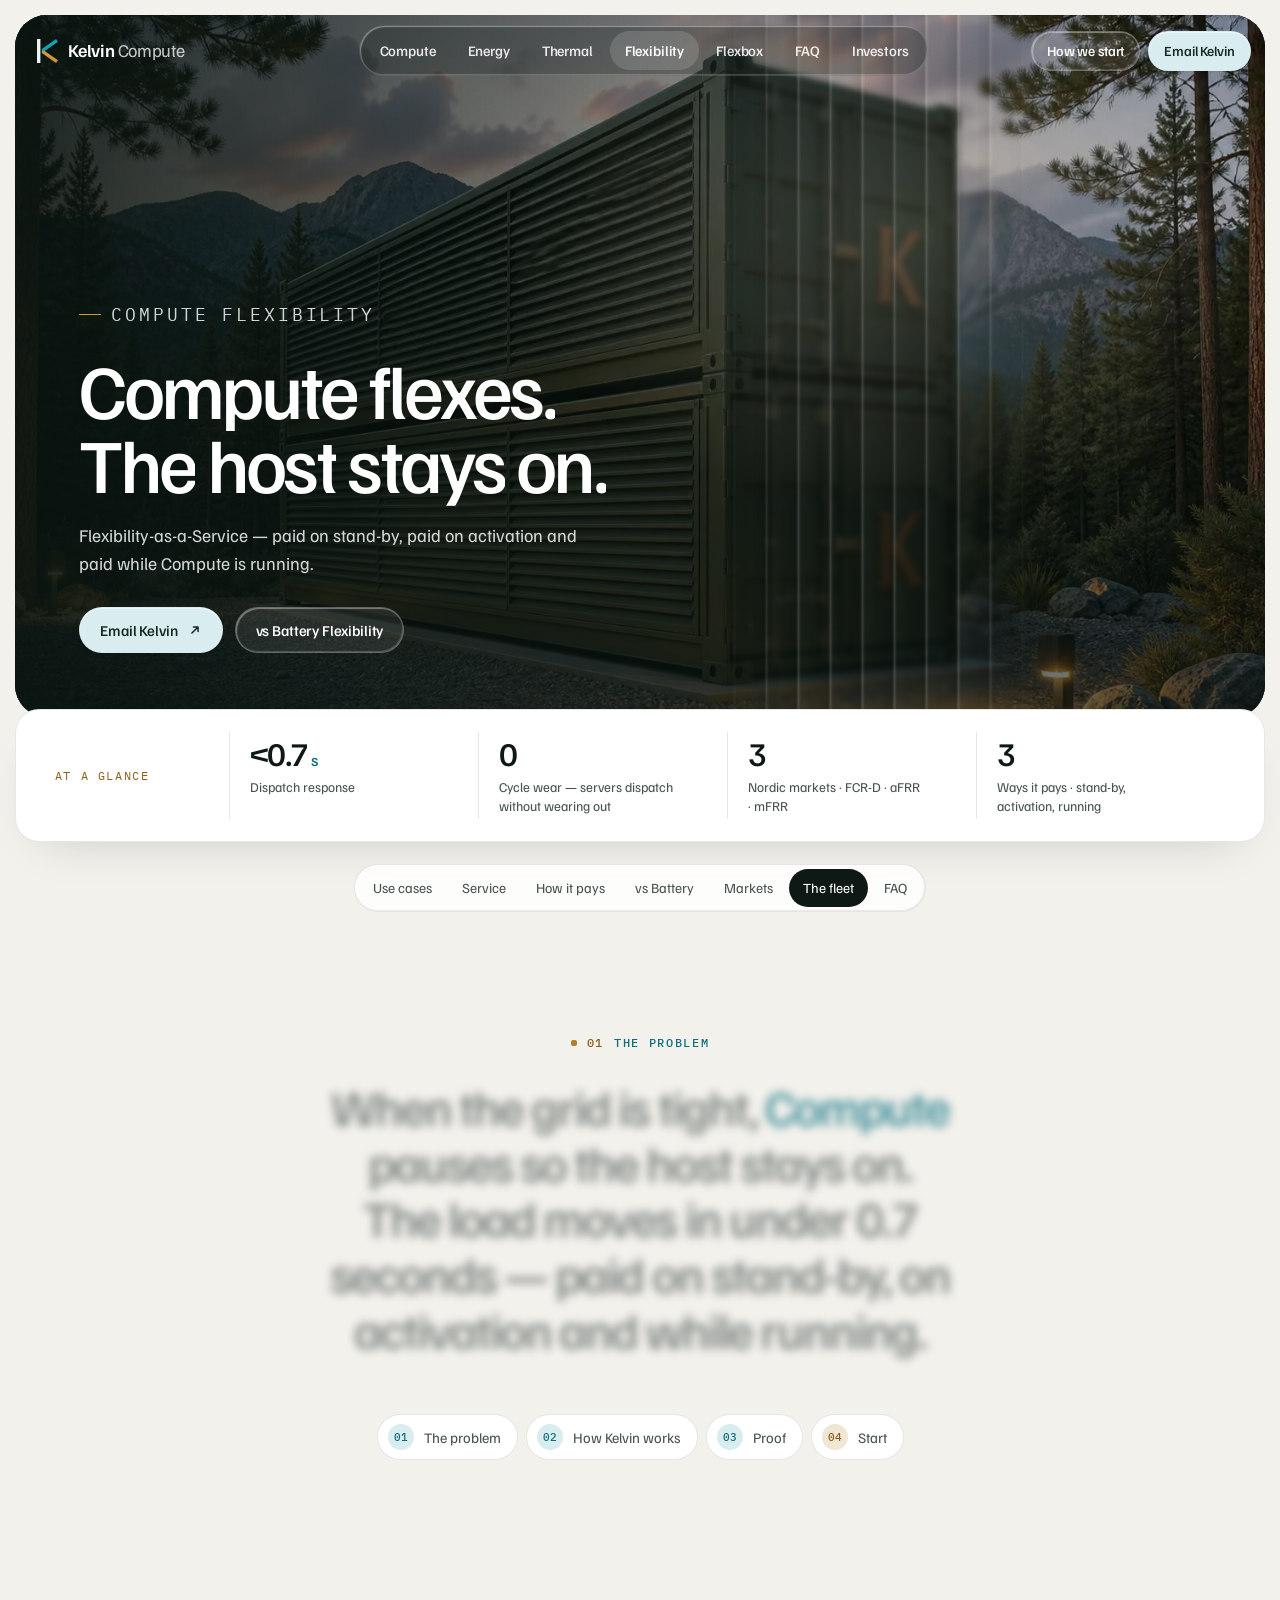
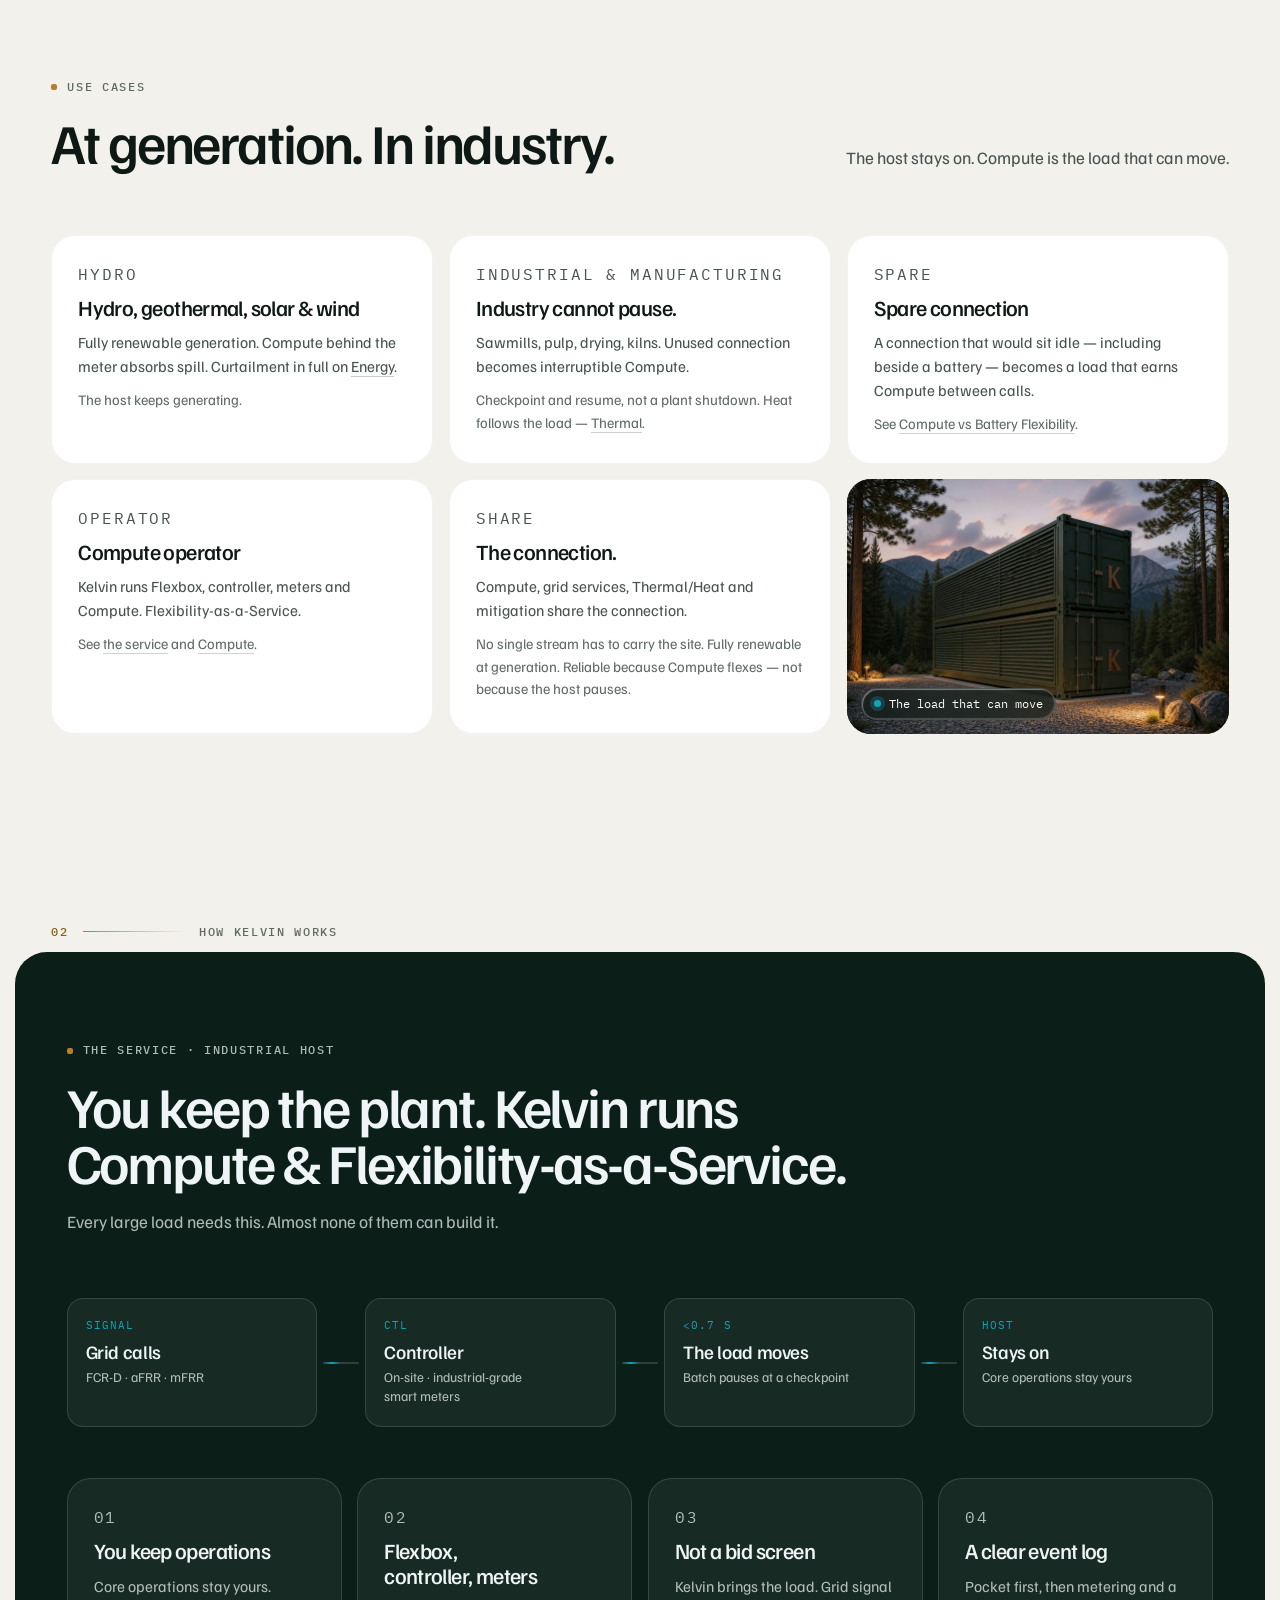
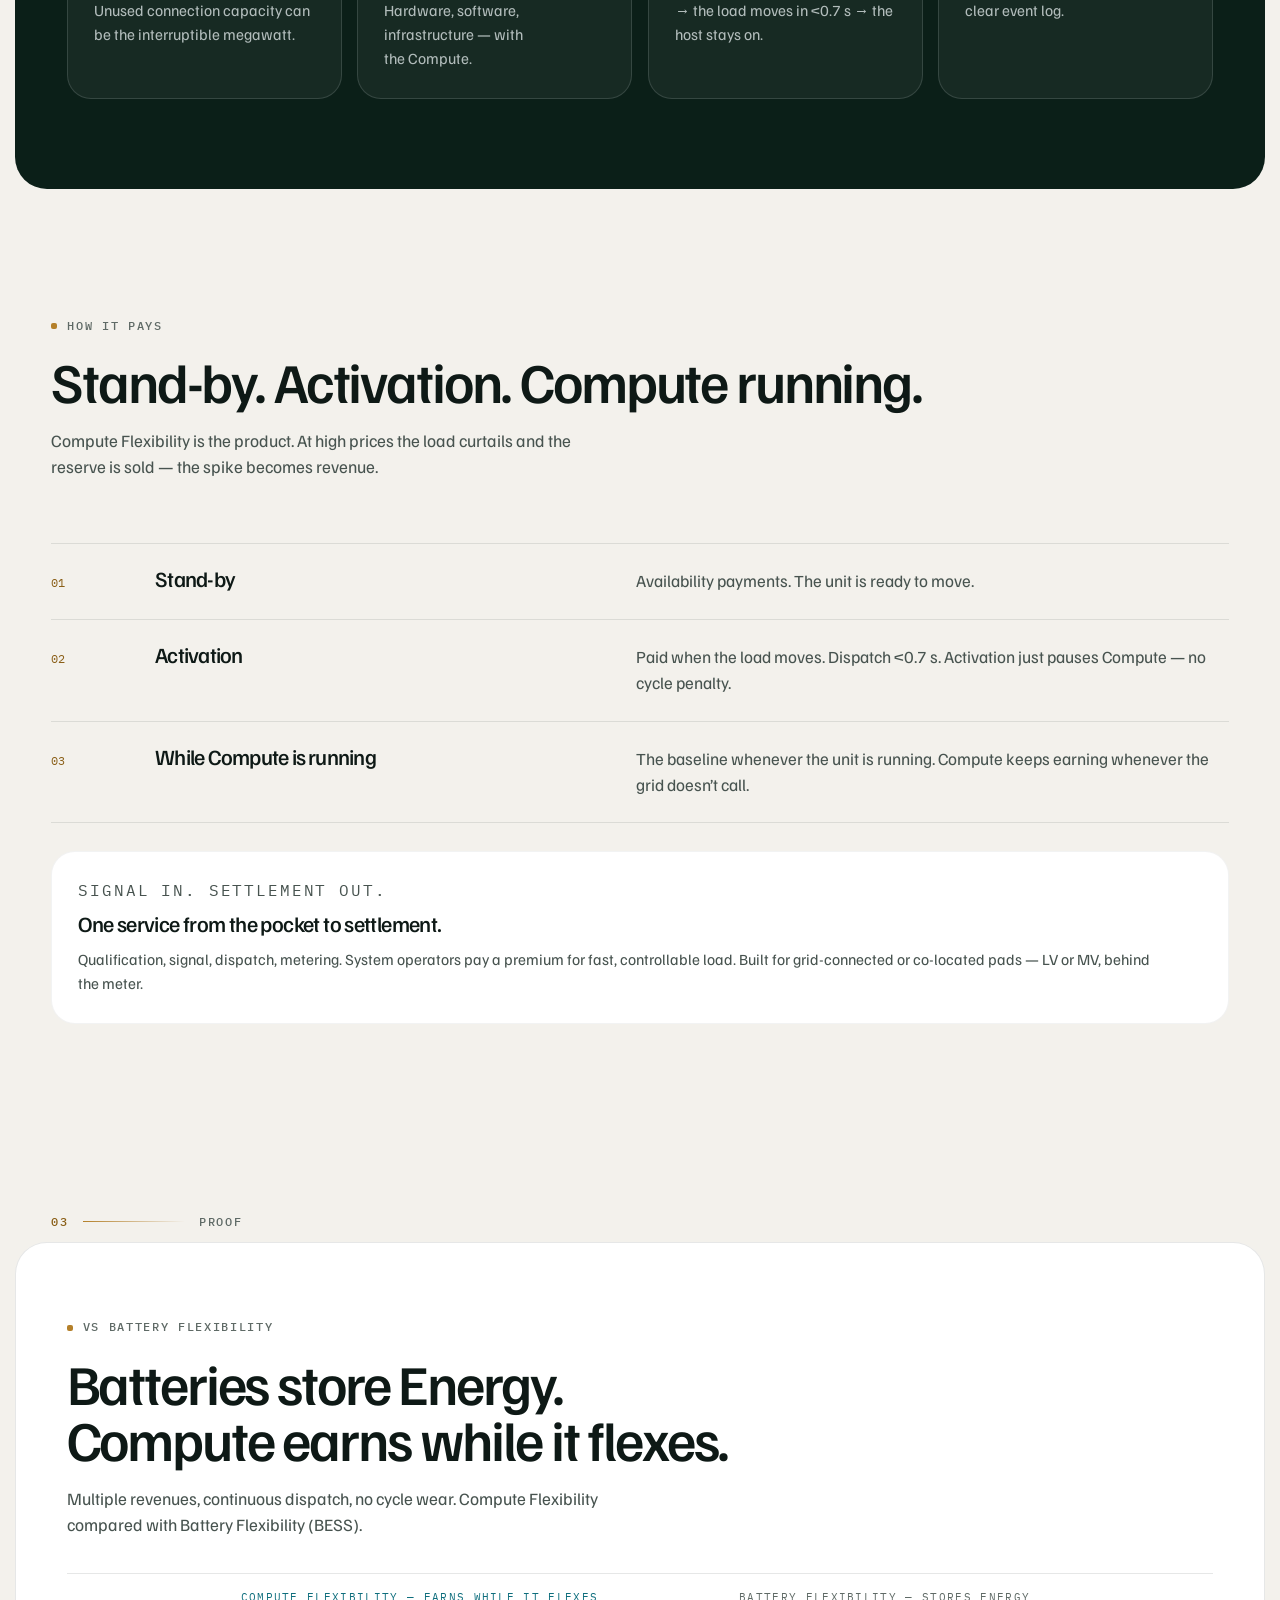
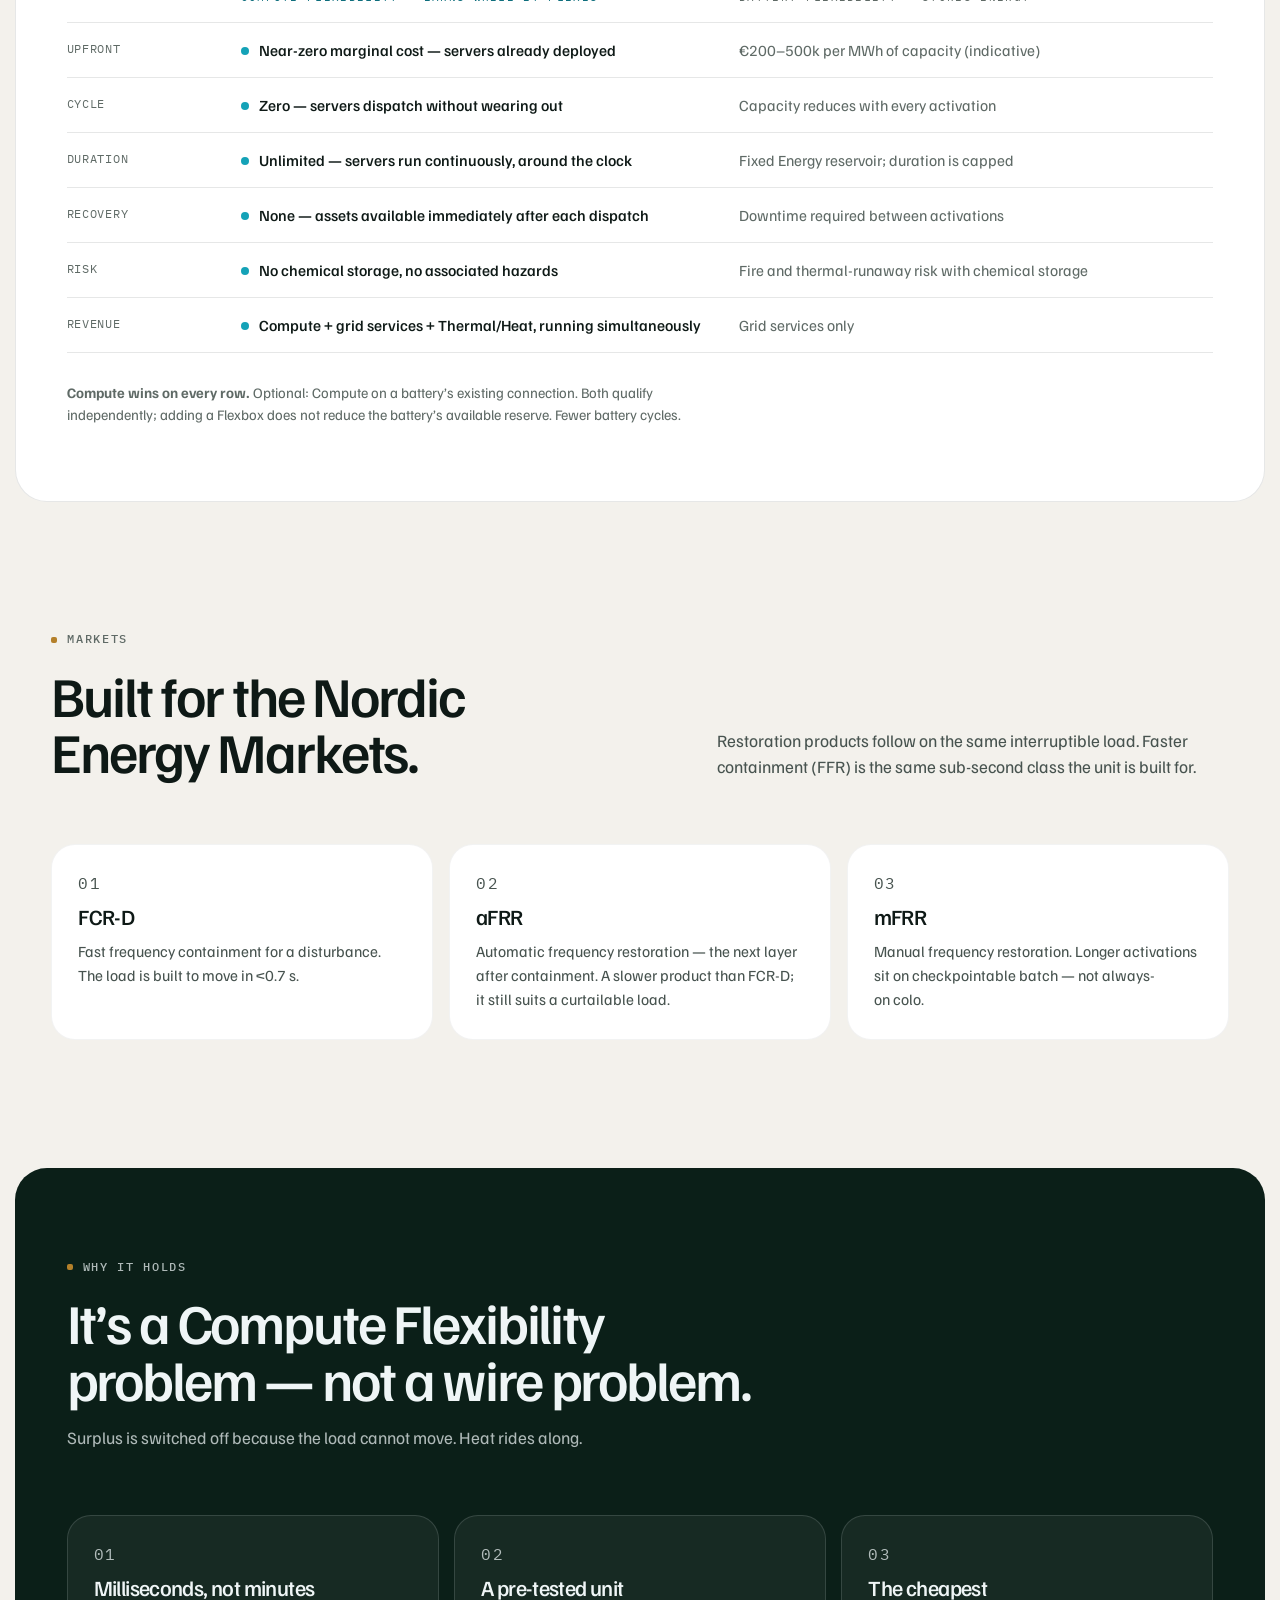
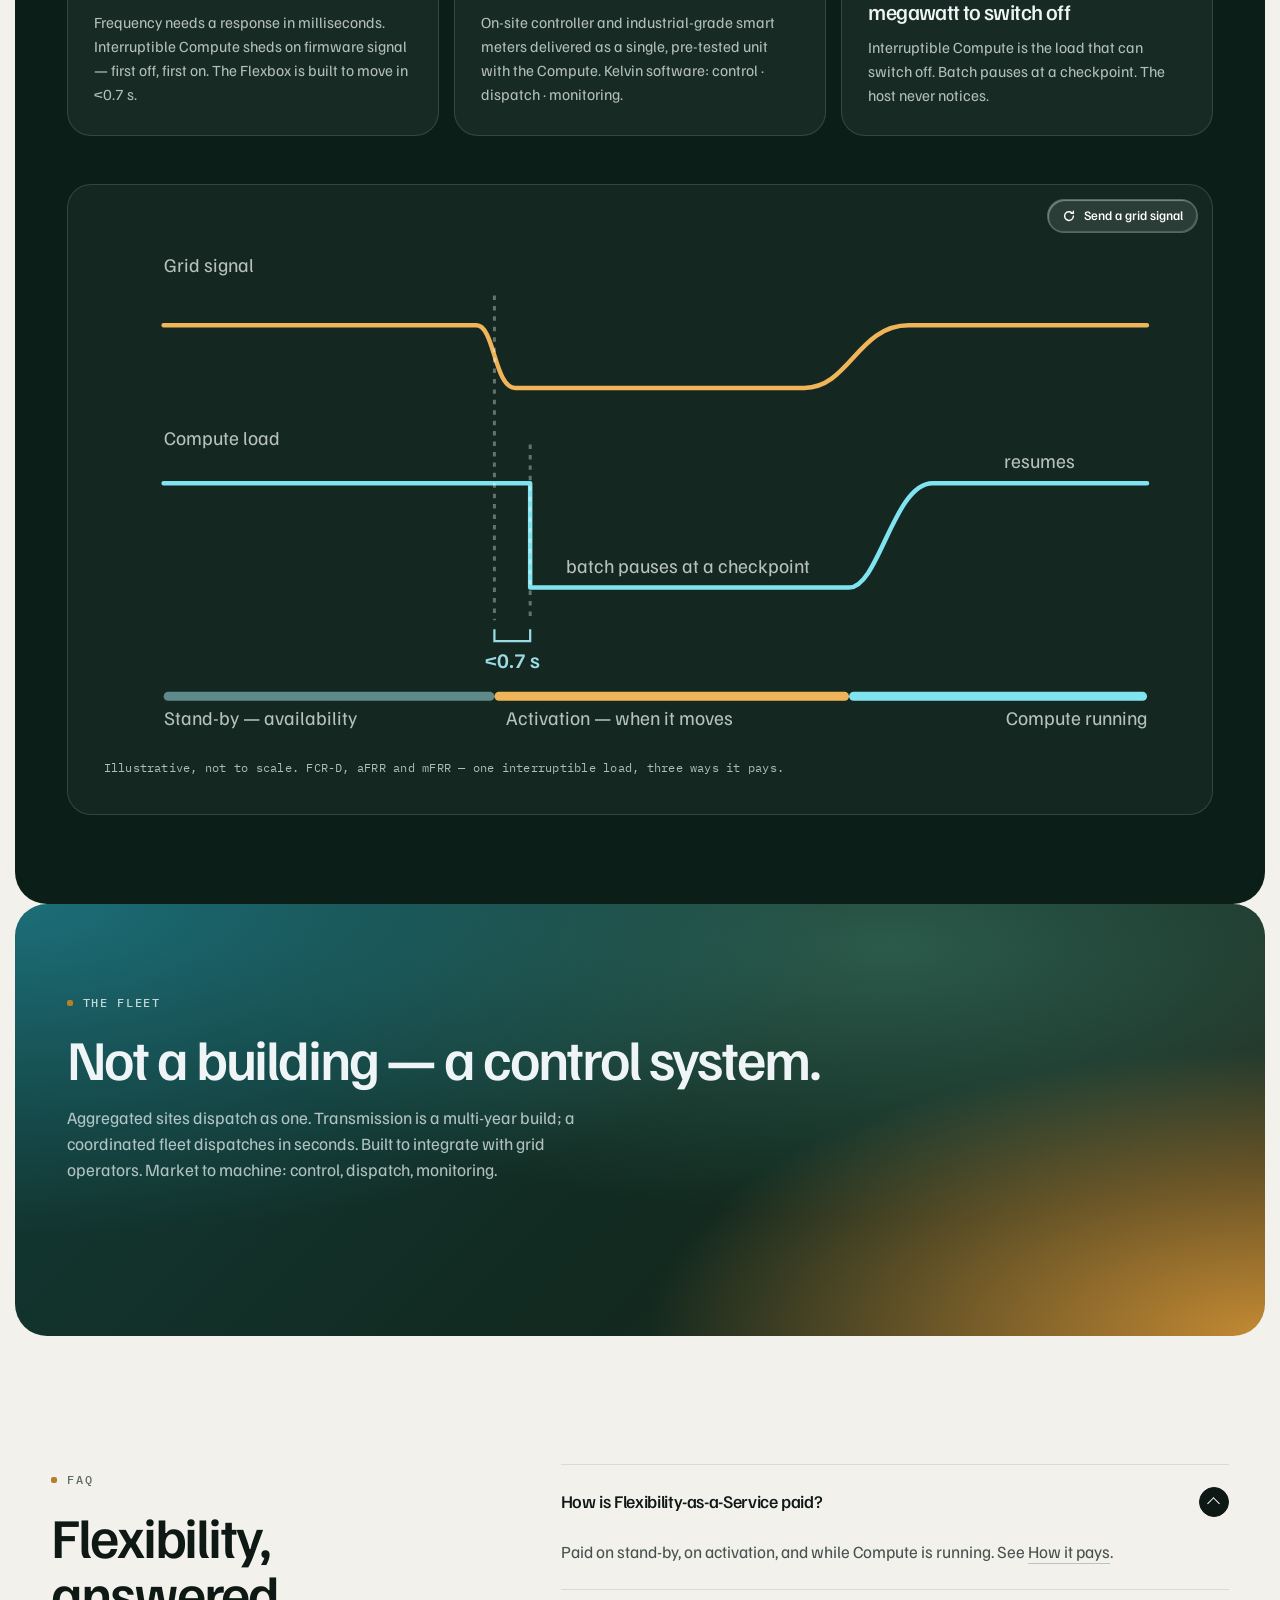
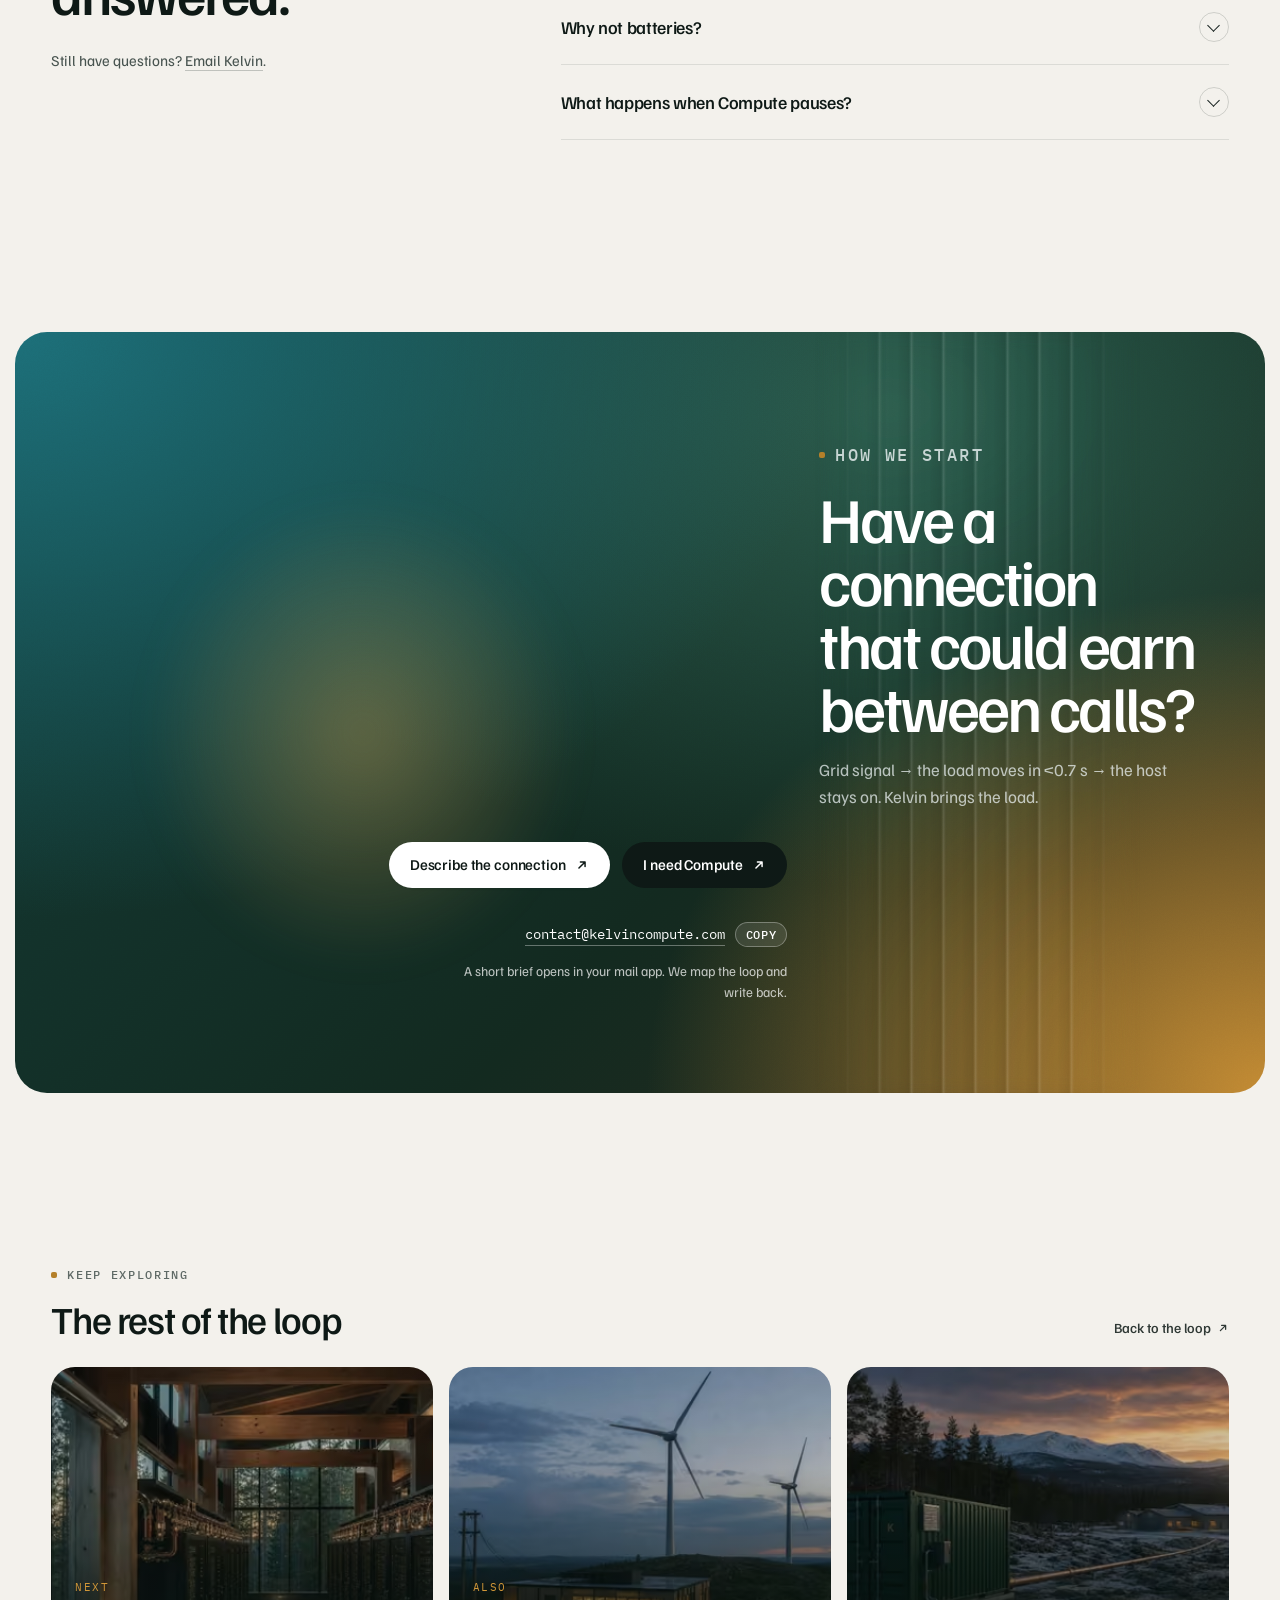
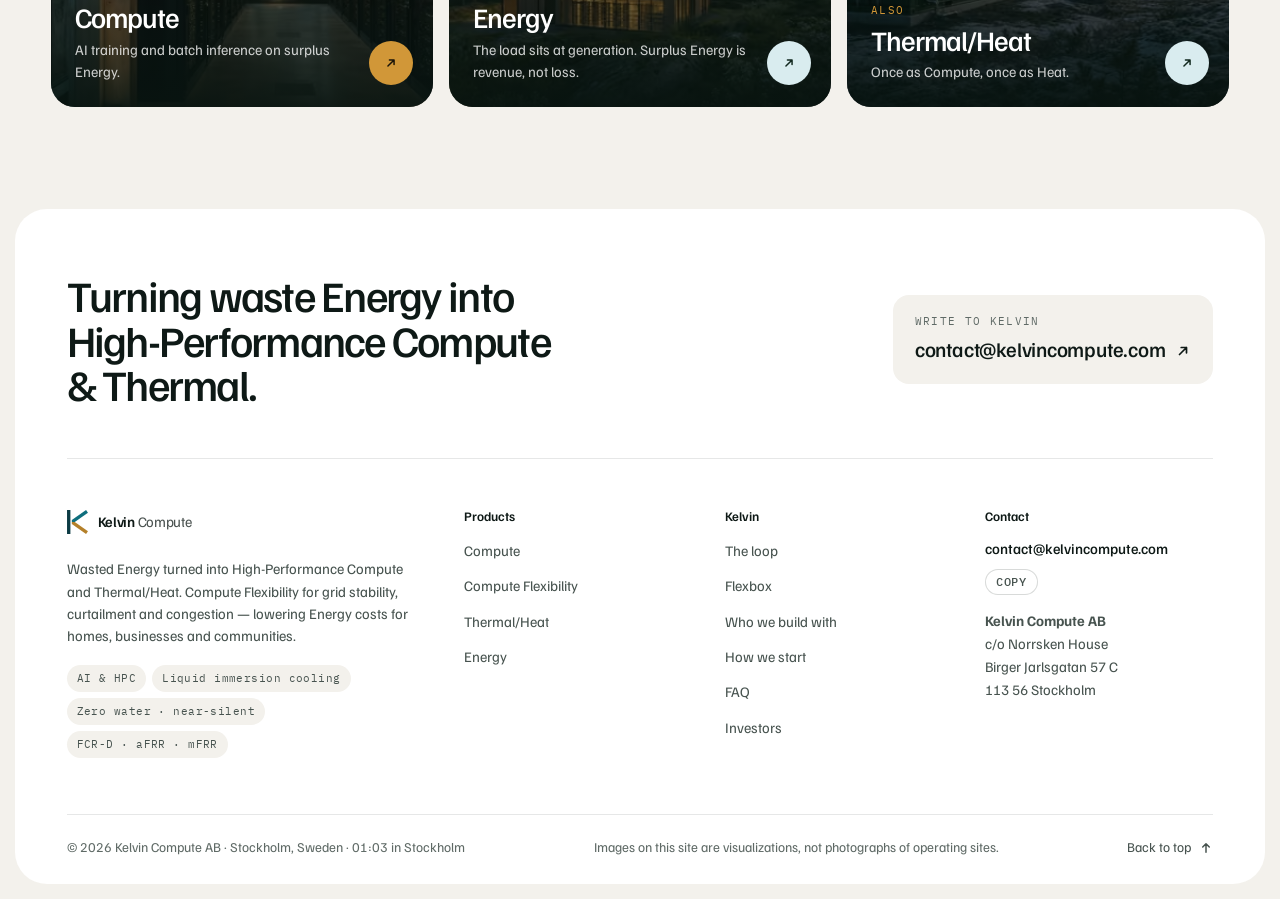
<file: flexibility.html>
<!doctype html>
<html lang="en" class="no-js">
<head>
<meta charset="utf-8">

<meta name="viewport" content="width=device-width, initial-scale=1, viewport-fit=cover">
<title>Compute Flexibility — Kelvin Compute</title>
<meta name="description" content="Compute flexes. The host stays on. Flexibility-as-a-Service — paid on stand-by, on activation and while Compute is running.">
<meta name="robots" content="index, follow, max-image-preview:large">
<link rel="canonical" href="https://kelvincompute.com/flexibility.html">
<meta name="theme-color" content="#12291F">
<meta name="color-scheme" content="light">
<meta name="author" content="Kelvin Compute AB">
<meta property="og:type" content="website"><meta property="og:site_name" content="Kelvin Compute"><meta property="og:locale" content="en_GB">
<meta property="og:title" content="Compute Flexibility — Kelvin Compute"><meta property="og:description" content="Compute flexes. The host stays on. Flexibility-as-a-Service — paid on stand-by, on activation and while Compute is running.">
<meta property="og:url" content="https://kelvincompute.com/flexibility.html"><meta property="og:image" content="https://kelvincompute.com/og-image.png"><meta property="og:image:type" content="image/png">
<meta property="og:image:width" content="1200"><meta property="og:image:height" content="630"><meta property="og:image:alt" content="Kelvin Flexbox, a forest-green 40 ft ISO modular data centre with a copper K">
<meta name="twitter:card" content="summary_large_image"><meta name="twitter:title" content="Compute Flexibility — Kelvin Compute"><meta name="twitter:description" content="Compute flexes. The host stays on. Flexibility-as-a-Service — paid on stand-by, on activation and while Compute is running."><meta name="twitter:image" content="https://kelvincompute.com/og-image.png"><meta name="twitter:image:alt" content="Kelvin Flexbox, a forest-green 40 ft ISO modular data centre with a copper K">
<link rel="icon" href="favicon.svg" type="image/svg+xml"><link rel="icon" href="favicon-32.png" sizes="32x32" type="image/png">
<link rel="apple-touch-icon" href="apple-touch-icon.png"><link rel="manifest" href="site.webmanifest">
<link rel="preload" href="assets/fonts/familjen-grotesk-latin-wght-normal.woff2" as="font" type="font/woff2" crossorigin>
<link rel="preload" as="image" type="image/avif" imagesrcset="assets/img/flexbox-stack-dusk-480.avif 480w, assets/img/flexbox-stack-dusk-640.avif 640w, assets/img/flexbox-stack-dusk-1024.avif 1024w, assets/img/flexbox-stack-dusk-1536.avif 1536w" imagesizes="100vw" fetchpriority="high">
<script>document.documentElement.classList.remove("no-js")</script>
<style> @font-face{font-family:"Familjen Grotesk";src:url(assets/fonts/familjen-grotesk-latin-wght-normal.woff2) format("woff2");font-weight:400 700;font-style:normal;font-display:swap;unicode-range:U+0000-00FF,U+0131,U+0152-0153,U+02BB-02BC,U+02C6,U+02DA,U+02DC,U+0304,U+0308,U+0329,U+2000-206F,U+20AC,U+2122,U+2191,U+2193,U+2212,U+2215,U+FEFF,U+FFFD}@font-face{font-family:"Familjen Grotesk";src:url(assets/fonts/familjen-grotesk-latin-ext-wght-normal.woff2) format("woff2");font-weight:400 700;font-style:normal;font-display:swap;unicode-range:U+0100-02BA,U+02BD-02C5,U+02C7-02CC,U+02CE-02D7,U+02DD-02FF,U+0304,U+0308,U+0329,U+1D00-1DBF,U+1E00-1E9F,U+1EF2-1EFF,U+2020,U+20A0-20AB,U+20AD-20C0,U+2113,U+2C60-2C7F,U+A720-A7FF}@font-face{font-family:"Familjen Grotesk";src:url(assets/fonts/familjen-grotesk-latin-wght-italic.woff2) format("woff2");font-weight:400 700;font-style:italic;font-display:swap}@font-face{font-family:"Kelvin Fallback";src:local("Arial"),local("ArialMT"),local("Arimo"),local("Liberation Sans"),local("Helvetica Neue"),local("Helvetica");size-adjust:96.3%;ascent-override:106.5%;descent-override:23.4%;line-gap-override:0%}@font-face{font-family:"IBM Plex Mono";src:url(assets/fonts/ibm-plex-mono-latin-400-normal.woff2) format("woff2");font-weight:400;font-display:swap}@font-face{font-family:"IBM Plex Mono";src:url(assets/fonts/ibm-plex-mono-latin-500-normal.woff2) format("woff2");font-weight:500;font-display:swap}:root{--canvas:#F3F1EC;--paper:#FFFFFF;--paper-2:#FAF9F6;--ink:#0E1916;--ink-2:#47534F;--ink-3:#5F6A66;--line:rgba(14,25,22,.10);--line-2:rgba(14,25,22,.16);--green:#12291F;--green-2:#1A3A2D;--deep:#0B1F18;--teal:#0E6E7D;--teal-l:#14A2B7;--ice:#D9ECEF;--copper:#B4802A;--copper-l:#D19738;--sand:#EFE6D6;--on-dark:#EFF5F6;--on-dark-2:rgba(239,245,246,.72);--on-dark-3:rgba(239,245,246,.5);--line-dark:rgba(239,245,246,.14);--r-xl:32px;--r-lg:24px;--r-md:16px;--r-sm:10px;--gutter:clamp(10px,1.2vw,16px);--wrap:1240px;--pad:clamp(20px,4vw,56px);--sans:"Familjen Grotesk","Kelvin Fallback",ui-sans-serif,system-ui,-apple-system,"Segoe UI",sans-serif;--mono:"IBM Plex Mono",ui-monospace,SFMono-Regular,Menlo,monospace;--ease:cubic-bezier(.2,.7,.1,1);--thermal:radial-gradient(120% 140% at 0% 0%,#1C6E78 0%,rgba(28,110,120,0) 55%),radial-gradient(90% 120% at 100% 100%,#C38A33 0%,rgba(195,138,51,0) 55%),radial-gradient(80% 90% at 70% 10%,#2B5A4B 0%,rgba(43,90,75,0) 70%),linear-gradient(135deg,#123A36,#12291F 60%,#2A2A1C)}*,*::before,*::after{box-sizing:border-box}html{-webkit-text-size-adjust:100%;scroll-behavior:smooth;scroll-padding-top:96px}body{margin:0;background:var(--canvas);color:var(--ink);font-family:var(--sans);font-size:17px;line-height:1.55;-webkit-font-smoothing:antialiased;text-rendering:optimizeLegibility;font-feature-settings:"ss01","tnum" 0}img,svg,picture{display:block;max-width:100%}img{height:auto}a{color:inherit}button{font:inherit;color:inherit}h1,h2,h3,h4{margin:0;font-weight:500;letter-spacing:-.035em;line-height:1.02}p{margin:0}ul,ol{margin:0;padding:0;list-style:none}:focus-visible{outline:2px solid var(--teal-l);outline-offset:3px;border-radius:6px}.sr-only{position:absolute!important;width:1px;height:1px;padding:0;margin:-1px;overflow:hidden;clip:rect(0,0,0,0);white-space:nowrap;border:0}.skip-link{position:fixed;left:16px;top:-80px;z-index:200;background:var(--ink);color:#fff;padding:10px 16px;border-radius:999px;text-decoration:none;transition:top .2s}.skip-link:focus{top:16px}.svg-defs{position:absolute;width:0;height:0;overflow:hidden}.nowrap{white-space:nowrap}.wrap{width:min(100% - 2*var(--pad),var(--wrap));margin-inline:auto}.card{margin:0 var(--gutter);border-radius:var(--r-xl);overflow:hidden;position:relative;isolation:isolate}.section{padding-block:clamp(72px,10vw,140px)}.section--tight{padding-block:clamp(48px,6vw,88px)}.eyebrow{font-family:var(--mono);font-size:12px;font-weight:500;letter-spacing:.14em;text-transform:uppercase;color:var(--ink-3);display:inline-flex;align-items:center;gap:10px}.eyebrow::before{content:"";width:6px;height:6px;border-radius:2px;background:var(--copper)}.on-dark .eyebrow,.eyebrow--light{color:var(--on-dark-3)}.eyebrow--center{justify-content:center}.display{font-size:clamp(44px,6.6vw,96px);letter-spacing:-.045em;line-height:.98}.h2{font-size:clamp(34px,4.4vw,64px)}.h3{font-size:clamp(24px,2.2vw,32px);letter-spacing:-.03em;line-height:1.08}.lead{font-size:clamp(17px,1.35vw,20px);color:var(--ink-2);line-height:1.5;max-width:32.87em}.on-dark{color:var(--on-dark)}.on-dark .lead{color:var(--on-dark-2)}.muted{color:var(--ink-3)}.mono{font-family:var(--mono);font-size:13px;letter-spacing:.02em}.head{display:grid;gap:18px;margin-bottom:clamp(36px,5vw,64px)}.head--center{text-align:center;justify-items:center}.head--center .lead{margin-inline:auto}.head--split{grid-template-columns:1.1fr .9fr;align-items:end;gap:40px}.head--split .lead{justify-self:end}.btn{--bg:var(--ink);--fg:#fff;display:inline-flex;align-items:center;gap:10px;height:46px;padding:0 20px;border-radius:999px;background:var(--bg);color:var(--fg);font-size:15px;font-weight:500;letter-spacing:-.01em;text-decoration:none;border:1px solid transparent;cursor:pointer;transition:transform .25s var(--ease),background .25s,box-shadow .25s;white-space:nowrap}.btn:hover{transform:translateY(-1px)}.btn svg{width:14px;height:14px;transition:transform .25s var(--ease)}.btn:hover svg{transform:translate(2px,-2px)}.btn--ice{--bg:var(--ice);--fg:var(--green)}.btn--ice:hover{--bg:#E8F5F7;box-shadow:0 6px 24px rgba(20,162,183,.25)}.btn--copper{--bg:var(--copper-l);--fg:#1B1407}.btn--light{--bg:#fff;--fg:var(--ink)}.btn--ghost{--bg:rgba(255,255,255,.08);--fg:#fff;border-color:rgba(255,255,255,.28);backdrop-filter:blur(10px);-webkit-backdrop-filter:blur(10px)}.btn--ghost:hover{--bg:rgba(255,255,255,.16)}.btn--line{--bg:transparent;--fg:var(--ink);border-color:var(--line-2)}.btn--line:hover{--bg:#fff}.btn--sm{height:38px;padding:0 15px;font-size:14px}.link{display:inline-flex;align-items:center;gap:6px;font-size:14px;font-weight:500;text-decoration:none;color:inherit;opacity:.85}.link:hover{opacity:1}.link svg{width:12px;height:12px}.text-link{text-decoration:underline;text-decoration-thickness:1px;text-underline-offset:3px;text-decoration-color:color-mix(in srgb,currentColor 35%,transparent)}.text-link:hover{text-decoration-color:currentColor}.cta-row{display:flex;flex-wrap:wrap;gap:12px}.site-header{position:fixed;inset:var(--gutter) var(--gutter) auto;z-index:100;display:grid;grid-template-columns:1fr auto 1fr;align-items:center;padding:10px 14px 10px 22px;pointer-events:none}.site-header>*{pointer-events:auto}.brand{display:inline-flex;align-items:center;gap:10px;text-decoration:none;color:#fff;font-weight:600;font-size:18px;letter-spacing:-.02em;transition:color .3s}.brand svg{width:21px;height:24px}.brand__light{font-weight:400;opacity:.75}.brand .mk-dark{display:none}.nav-pill{display:flex;gap:2px;padding:5px;border-radius:999px;background:rgba(18,30,26,.28);border:1px solid rgba(255,255,255,.16);backdrop-filter:blur(18px) saturate(1.3);-webkit-backdrop-filter:blur(18px) saturate(1.3);transition:background .3s,border-color .3s}.nav-pill a{padding:8px 15px;border-radius:999px;color:#fff;text-decoration:none;font-size:14.5px;font-weight:500;letter-spacing:-.01em;opacity:.88;transition:background .2s,opacity .2s}.nav-pill a:hover,.nav-pill a[aria-current="page"]{background:rgba(255,255,255,.14);opacity:1}.header-cta{justify-self:end;display:flex;gap:8px;align-items:center}.header-cta .btn--ghost{height:40px}.header-cta .btn--ice{height:40px}.nav-toggle{display:none}.site-header.is-solid .nav-pill{background:rgba(255,255,255,.78);border-color:var(--line)}.site-header.is-solid .nav-pill a{color:var(--ink)}.site-header.is-solid .nav-pill a:hover,.site-header.is-solid .nav-pill a[aria-current="page"]{background:rgba(14,25,22,.06)}.site-header.is-solid .brand{color:var(--ink)}.site-header.is-solid .brand .mk-dark{display:block}.site-header.is-solid .brand .mk-light{display:none}.site-header.is-solid .header-cta .btn--ghost{--fg:var(--ink);--bg:rgba(255,255,255,.7);border-color:var(--line)}.mobile-nav{display:none}.hero{margin:var(--gutter);margin-bottom:0;min-height:min(100svh - 2*var(--gutter),940px);border-radius:var(--r-xl);overflow:hidden;position:relative;isolation:isolate;color:#fff;display:flex;align-items:flex-end;background:var(--deep)}.hero__media{position:absolute;inset:0;z-index:-2}.hero__media img{width:100%;height:100%;object-fit:cover;object-position:62% 55%}@keyframes heroZoom{to{transform:scale(1)}}.hero__shade{position:absolute;inset:0;z-index:-1;background:linear-gradient(90deg,rgba(8,20,16,.86) 0%,rgba(8,20,16,.55) 38%,rgba(8,20,16,.05) 70%),linear-gradient(0deg,rgba(8,20,16,.6),rgba(8,20,16,0) 45%)}.ribs{position:absolute;top:0;bottom:0;z-index:-1;pointer-events:none;backdrop-filter:blur(7px) brightness(1.06);-webkit-backdrop-filter:blur(7px) brightness(1.06);background:repeating-linear-gradient(90deg,rgba(255,255,255,.16) 0,rgba(255,255,255,.02) 3px,rgba(255,255,255,0) 18px,rgba(0,0,0,.10) 30px,rgba(255,255,255,.10) 32px);-webkit-mask-image:linear-gradient(90deg,transparent,#000 22%,#000 78%,transparent);mask-image:linear-gradient(90deg,transparent,#000 22%,#000 78%,transparent)}.hero .ribs{left:42%;width:30%}.hero__inner{width:100%;padding:clamp(28px,5vw,72px);padding-top:140px;display:grid;grid-template-columns:minmax(0,1.25fr) minmax(0,.75fr);align-items:end;gap:32px}.hero__kicker{font-family:var(--mono);font-size:12.5px;letter-spacing:.16em;text-transform:uppercase;color:rgba(255,255,255,.7);margin-bottom:22px;display:flex;align-items:center;gap:10px}.hero__kicker::before{content:"";width:22px;height:1px;background:var(--copper-l)}.hero h1{font-size:clamp(46px,6.2vw,94px);letter-spacing:-.048em;line-height:.96;max-width:7.37em;text-wrap:balance}.hero h1 .accent{background:linear-gradient(90deg,#9DDBE4,#E9C58A);-webkit-background-clip:text;background-clip:text;color:transparent}.hero__tag{margin-top:24px;font-size:clamp(17px,1.4vw,20px);color:rgba(255,255,255,.82);max-width:26.07em}.hero .cta-row{margin-top:34px}.hero__float{justify-self:end;width:min(100%,300px);border-radius:var(--r-md);background:rgba(15,28,24,.38);border:1px solid rgba(255,255,255,.2);backdrop-filter:blur(16px);-webkit-backdrop-filter:blur(16px);padding:8px;text-decoration:none;color:#fff;transition:transform .3s var(--ease)}.hero__float:hover{transform:translateY(-3px)}.hero__float img{border-radius:10px;aspect-ratio:16/10;object-fit:cover;width:100%}.hero__float-cap{display:flex;justify-content:space-between;align-items:center;padding:10px 6px 4px;font-size:13.5px}.hero__float-cap span{font-family:var(--mono);font-size:11px;opacity:.7}.reveal-up{opacity:0;transform:translateY(24px);animation:up .9s var(--ease) forwards}.reveal-up.d1{animation-delay:.12s}.reveal-up.d2{animation-delay:.24s}.reveal-up.d3{animation-delay:.36s}.reveal-up.d4{animation-delay:.6s}@keyframes up{to{opacity:1;transform:none}}.facts{padding:34px 0 10px;overflow:hidden}.facts__label{text-align:center;font-family:var(--mono);font-size:11.5px;letter-spacing:.14em;text-transform:uppercase;color:var(--ink-3);margin-bottom:20px}.marquee{display:flex;width:max-content;animation:marq 48s linear infinite;-webkit-mask-image:linear-gradient(90deg,transparent,#000 10%,#000 90%,transparent)}.facts:hover .marquee{animation-play-state:paused}.marquee ul{display:flex;gap:56px;padding-right:56px;align-items:center}.marquee li{display:flex;align-items:center;gap:12px;font-size:clamp(20px,2vw,27px);letter-spacing:-.03em;color:#5E6965;font-weight:500;white-space:nowrap}.marquee li svg{width:18px;height:18px;color:var(--copper)}.facts-mask{-webkit-mask-image:linear-gradient(90deg,transparent,#000 12%,#000 88%,transparent);mask-image:linear-gradient(90deg,transparent,#000 12%,#000 88%,transparent)}@keyframes marq{to{transform:translateX(-50%)}}.statement{padding-block:clamp(110px,14vw,200px);text-align:center}.statement p.big{font-size:clamp(30px,3.9vw,56px);letter-spacing:-.04em;line-height:1.12;max-width:13.60em;margin-inline:auto;font-weight:500;text-wrap:balance}.statement .w{--b:8px;--o:.18;transition:filter .5s,opacity .5s,color .5s;filter:blur(var(--b,0));opacity:var(--o,1)}.statement .w.hl{color:var(--teal)}.statement .w.hh{color:var(--copper)}.statement .cta-row{justify-content:center;margin-top:44px}.loop{background:var(--thermal);color:var(--on-dark);padding:clamp(56px,7vw,96px) 0 clamp(36px,4vw,56px)}.loop::after{content:"";position:absolute;inset:0;z-index:-1;background:url("data:image/svg+xml,%3Csvg xmlns='http://www.w3.org/2000/svg' width='160' height='160'%3E%3Cfilter id='n'%3E%3CfeTurbulence baseFrequency='.9' numOctaves='2'/%3E%3C/filter%3E%3Crect width='100%25' height='100%25' filter='url(%23n)' opacity='.07'/%3E%3C/svg%3E")}.tabs{display:grid;grid-template-columns:repeat(6,1fr);gap:4px;padding:5px;border-radius:999px;background:rgba(255,255,255,.08);border:1px solid rgba(255,255,255,.14);backdrop-filter:blur(12px);-webkit-backdrop-filter:blur(12px);max-width:980px;margin:0 auto 22px}.tab{position:relative;border:0;background:none;padding:11px 10px;border-radius:999px;font-size:14.5px;font-weight:500;color:var(--on-dark-2);cursor:pointer;overflow:hidden;transition:color .25s,background .25s}.tab:hover{color:#fff}.tab[aria-selected="true"]{background:#fff;color:var(--green)}.tab .bar{position:absolute;left:18%;right:18%;bottom:5px;height:2px;border-radius:2px;background:rgba(18,41,31,.15);overflow:hidden;opacity:0}.tab[aria-selected="true"] .bar{opacity:1}.tab .bar i{position:absolute;inset:0;background:var(--copper);transform-origin:left;transform:scaleX(var(--p,0))}.panels{max-width:1120px;margin:0 auto;position:relative}.panel{display:grid;grid-template-columns:.9fr 1.1fr;gap:clamp(24px,4vw,56px);align-items:center;padding:clamp(22px,3vw,36px);border-radius:var(--r-lg);background:rgba(255,255,255,.07);border:1px solid rgba(255,255,255,.14);backdrop-filter:blur(10px);-webkit-backdrop-filter:blur(10px);min-height:440px}.panel[hidden]{display:none}.panel.is-in{animation:panelIn .6s var(--ease)}@keyframes panelIn{from{opacity:0;transform:translateY(10px)}}.panel__n{font-family:var(--mono);font-size:12px;color:var(--copper-l);letter-spacing:.1em}.panel h3{font-size:clamp(28px,3vw,42px);margin:14px 0 16px}.panel p{color:var(--on-dark-2);font-size:17px;max-width:24.93em}.panel ul{margin-top:22px;display:grid;gap:10px}.panel li{display:flex;gap:12px;align-items:flex-start;font-size:15.5px;color:var(--on-dark)}.panel li::before{content:"";flex:none;width:7px;height:7px;margin-top:9px;border-radius:2px;background:var(--teal-l)}.panel__viz{border-radius:var(--r-md);overflow:hidden;aspect-ratio:3/2;position:relative;background:#0c1f19}.panel__viz img{width:100%;height:100%;object-fit:cover}.panel__viz .chip{position:absolute;left:14px;bottom:14px}.chip{display:inline-flex;align-items:center;gap:8px;padding:7px 12px;border-radius:999px;background:rgba(10,22,18,.6);border:1px solid rgba(255,255,255,.2);backdrop-filter:blur(10px);-webkit-backdrop-filter:blur(10px);font-family:var(--mono);font-size:11.5px;color:#fff}.chip i{width:7px;height:7px;border-radius:50%;background:var(--teal-l);box-shadow:0 0 0 4px rgba(20,162,183,.25)}.loop__foot{display:flex;justify-content:center;margin-top:22px}.pause{display:inline-flex;align-items:center;gap:8px;border:1px solid rgba(255,255,255,.2);background:rgba(255,255,255,.08);color:#fff;border-radius:999px;padding:7px 14px;font-size:13px;cursor:pointer}.pause svg{width:12px;height:12px}.numbers{display:grid;grid-template-columns:1.1fr repeat(4,1fr);gap:28px;align-items:start;padding-block:clamp(64px,8vw,110px);border-bottom:1px solid var(--line)}.numbers h2{font-size:clamp(30px,3vw,44px)}.num__v{font-size:clamp(40px,4.4vw,64px);letter-spacing:-.05em;line-height:1;font-weight:500;font-variant-numeric:tabular-nums}.num__v small{font-size:.5em;letter-spacing:-.02em;margin-left:2px;color:var(--copper)}.num__l{margin-top:12px;font-size:14.5px;color:var(--ink-2);max-width:14.73em}.num__s{margin-top:8px;font-family:var(--mono);font-size:11px;color:var(--ink-3);letter-spacing:.06em;text-transform:uppercase}.bento{display:grid;grid-template-columns:repeat(6,1fr);gap:var(--gutter)}.tile{background:var(--paper);border-radius:var(--r-lg);padding:26px;display:flex;flex-direction:column;gap:14px;position:relative;overflow:hidden;border:1px solid rgba(14,25,22,.05);transition:transform .35s var(--ease),box-shadow .35s}.tile:hover{transform:translateY(-3px);box-shadow:0 18px 50px -20px rgba(14,25,22,.25)}.tile__top{display:flex;justify-content:space-between;align-items:center}.tile__k{font-family:var(--mono);font-size:11px;letter-spacing:.14em;text-transform:uppercase;color:var(--ink-3)}.tile h3{font-size:clamp(22px,1.9vw,28px);letter-spacing:-.03em}.tile p{color:var(--ink-2);font-size:15.5px;max-width:26.07em}.tile__viz{margin-top:auto;border-radius:var(--r-md);background:var(--paper-2);border:1px solid var(--line);padding:18px;min-height:200px}.t-wide{grid-column:span 6}.t-4{grid-column:span 4}.t-3{grid-column:span 3}.t-2{grid-column:span 2}.tile--hero{background:var(--thermal);color:var(--on-dark);display:grid;grid-template-columns:.8fr 1.2fr;gap:32px;padding:clamp(26px,3vw,40px);align-items:center}.tile--hero p{color:var(--on-dark-2)}.tile--hero .tile__k{color:var(--on-dark-3)}.tile--hero .shot{border-radius:var(--r-md);overflow:hidden;border:1px solid rgba(255,255,255,.18);background:#0c1f19;position:relative}.tile--hero .shot img{width:100%;aspect-ratio:3/2;object-fit:cover}.spec-mini{display:grid;grid-template-columns:repeat(3,1fr);gap:1px;margin-top:8px;border-radius:var(--r-sm);overflow:hidden;background:rgba(255,255,255,.14)}.spec-mini div{background:rgba(9,25,20,.55);padding:12px 14px}.spec-mini dt{font-family:var(--mono);font-size:10.5px;letter-spacing:.1em;text-transform:uppercase;color:var(--on-dark-3)}.spec-mini dd{margin:4px 0 0;font-size:19px;letter-spacing:-.02em}.tiers{display:grid;gap:10px}.tier{display:grid;grid-template-columns:110px 1fr auto;align-items:center;gap:12px;font-size:14px}.tier b{font-weight:500}.tier .track{height:8px;border-radius:8px;background:rgba(14,25,22,.07);overflow:hidden}.tier .track i{display:block;height:100%;border-radius:8px;background:linear-gradient(90deg,var(--teal),var(--teal-l));width:var(--w);transform-origin:left;transform:scaleX(0);transition:transform 1.2s var(--ease)}.in .tier .track i{transform:none}.tier span{font-family:var(--mono);font-size:11px;color:var(--ink-3)}.mkts{display:grid;gap:8px}.mkt{display:flex;justify-content:space-between;align-items:center;padding:11px 14px;border-radius:12px;background:#fff;border:1px solid var(--line);font-size:14px}.mkt b{font-family:var(--mono);font-weight:500;font-size:13px}.mkt .pill{font-family:var(--mono);font-size:11px;padding:3px 9px;border-radius:999px;background:var(--ice);color:var(--teal)}.kscale{position:relative;padding:8px 4px 0}.kscale__bar{height:12px;border-radius:12px;background:linear-gradient(90deg,#CFE3E8 0%,#9CCAD3 55%,#E7C48C 82%,#C98B2E 100%)}.kscale ol{display:grid;grid-template-columns:repeat(4,1fr);margin-top:14px;gap:8px}.kscale li{font-size:13px;color:var(--ink-2);border-left:1px solid var(--line-2);padding-left:10px}.kscale li b{display:block;font-family:var(--mono);font-size:13px;color:var(--ink);font-weight:500}.kscale li:nth-child(3) b{color:var(--teal)}.kscale li:nth-child(4) b{color:var(--copper)}.srcs{display:grid;grid-template-columns:1fr 1fr;gap:8px}.srcs li{display:flex;gap:10px;align-items:center;padding:10px 12px;border-radius:12px;background:#fff;border:1px solid var(--line);font-size:14px}.srcs svg{width:18px;height:18px;color:var(--teal);flex:none}.stack-list{display:flex;flex-wrap:wrap;gap:8px}.stack-list li{padding:8px 13px;border-radius:999px;background:#fff;border:1px solid var(--line);font-size:14px}.stack-list li.k{background:var(--green);color:#fff;border-color:var(--green)}.showcase{background:var(--deep);color:var(--on-dark);padding:clamp(56px,7vw,96px) 0}.showcase__grid{display:grid;grid-template-columns:1fr 1.25fr;gap:clamp(28px,4vw,64px);align-items:center}.seg{display:inline-flex;gap:3px;padding:4px;border-radius:999px;background:rgba(255,255,255,.07);border:1px solid var(--line-dark);flex-wrap:wrap}.seg button{border:0;background:none;color:var(--on-dark-2);padding:8px 14px;border-radius:999px;font-size:14px;cursor:pointer;transition:background .2s,color .2s}.seg button[aria-pressed="true"]{background:#fff;color:var(--green)}.seg--light{background:rgba(14,25,22,.05);border-color:var(--line)}.seg--light button{color:var(--ink-2)}.seg--light button[aria-pressed="true"]{background:var(--ink);color:#fff}.stage{position:relative;border-radius:var(--r-lg);overflow:hidden;aspect-ratio:3/2;background:#0c1f19;border:1px solid var(--line-dark)}.stage picture{position:absolute;inset:0;opacity:0;transition:opacity .7s var(--ease),transform 1.2s var(--ease);transform:scale(1.03)}.stage picture.is-on{opacity:1;transform:none}.stage img{width:100%;height:100%;object-fit:cover}.stage__cap{position:absolute;left:14px;bottom:14px;right:14px;display:flex;justify-content:space-between;gap:10px;align-items:flex-end}.spec-grid{display:grid;grid-template-columns:repeat(3,1fr);gap:1px;background:var(--line-dark);border-radius:var(--r-md);overflow:hidden;margin-top:32px}.spec-grid div{background:var(--deep);padding:18px}.spec-grid dt{font-family:var(--mono);font-size:11px;letter-spacing:.12em;text-transform:uppercase;color:var(--on-dark-3)}.spec-grid dd{margin:8px 0 0;font-size:clamp(20px,1.8vw,26px);letter-spacing:-.03em}.spec-grid dd small{display:block;font-size:13px;letter-spacing:0;color:var(--on-dark-2);margin-top:4px}.viz-note{margin-top:14px;font-size:12.5px;color:var(--on-dark-3);font-family:var(--mono)}.aud{display:grid;grid-template-columns:1fr 1fr;gap:var(--gutter);margin:0 var(--gutter)}.aud__card{position:relative;border-radius:var(--r-xl);overflow:hidden;min-height:560px;color:#fff;display:flex;align-items:flex-end;isolation:isolate}.aud__card picture{position:absolute;inset:0;z-index:-2}.aud__card img{width:100%;height:100%;object-fit:cover;transition:transform 1.4s var(--ease)}.aud__card:hover img{transform:scale(1.04)}.aud__card::before{content:"";position:absolute;inset:0;z-index:-1;background:linear-gradient(0deg,rgba(8,20,16,.92),rgba(8,20,16,.35) 55%,rgba(8,20,16,.1))}.aud__card .ribs{right:6%;width:34%}.aud__body{padding:clamp(26px,3.4vw,48px);display:grid;gap:14px;max-width:560px}.aud__body h3{font-size:clamp(30px,3.2vw,46px);letter-spacing:-.04em}.aud__body p{color:rgba(255,255,255,.8);font-size:16.5px}.aud__body ul{display:flex;flex-wrap:wrap;gap:6px;margin:4px 0 8px}.aud__body ul li{font-size:13px;padding:5px 11px;border-radius:999px;background:rgba(255,255,255,.12);border:1px solid rgba(255,255,255,.18)}.badge{position:absolute;top:24px;right:24px;width:72px;height:72px;border-radius:50%;display:grid;place-items:center;text-align:center;font-family:var(--mono);font-size:11px;line-height:1.15;color:var(--green)}.badge b{display:block;font-family:var(--sans);font-size:20px;letter-spacing:-.04em}.badge--ice{background:var(--ice)}.badge--copper{background:var(--copper-l);color:#1B1407}.proof{background:var(--paper);padding:clamp(48px,6vw,80px) clamp(22px,4vw,64px)}.cmp{border-top:1px solid var(--line)}.cmp__head,.cmp__row{display:grid;grid-template-columns:150px 1fr 1fr;gap:24px;padding:15px 0;border-bottom:1px solid var(--line);align-items:center}.cmp__head{font-family:var(--mono);font-size:11px;letter-spacing:.12em;text-transform:uppercase;color:var(--ink-3)}.cmp__head .win{color:var(--teal)}.cmp__row dt{font-family:var(--mono);font-size:12px;color:var(--ink-3);letter-spacing:.06em;text-transform:uppercase}.cmp__row dd{margin:0;font-size:15.5px}.cmp__row dd.win{display:flex;gap:10px;align-items:baseline;font-weight:500}.cmp__row dd.win::before{content:"";flex:none;width:8px;height:8px;border-radius:50%;background:var(--teal-l);transform:translateY(-1px)}.cmp__row dd.lose{color:var(--ink-3)}.big3{display:grid;grid-template-columns:repeat(3,1fr);gap:24px;margin-top:48px}.big3 .v{font-size:clamp(52px,6vw,88px);letter-spacing:-.05em;line-height:1;font-weight:500}.big3 .l{margin-top:10px;font-family:var(--mono);font-size:11.5px;letter-spacing:.12em;text-transform:uppercase;color:var(--ink-3)}.proof__foot{display:flex;justify-content:space-between;align-items:center;gap:16px;flex-wrap:wrap;margin-top:44px;padding-top:24px;border-top:1px solid var(--line)}.marks{display:flex;gap:10px;flex-wrap:wrap}.marks li{display:flex;align-items:center;gap:8px;padding:7px 12px;border:1px solid var(--line-2);border-radius:999px;font-family:var(--mono);font-size:12px;color:var(--ink-2)}.marks li svg{width:14px;height:14px;color:var(--teal)}.log{margin-top:8px;border:1px solid var(--line);border-radius:var(--r-md);overflow:hidden}.log__row{display:grid;grid-template-columns:76px 1fr auto;gap:16px;padding:13px 18px;border-bottom:1px solid var(--line);font-size:14.5px;align-items:center}.log__row:last-child{border:0}.log__row .t{font-family:var(--mono);font-size:12px;color:var(--ink-3)}.log__row .who{font-family:var(--mono);font-size:11.5px;padding:3px 9px;border-radius:999px;background:var(--ice);color:var(--teal)}.log__row .who.h{background:var(--sand);color:#7A541A}.who{display:grid;grid-template-columns:.9fr 1.1fr;gap:clamp(28px,4vw,64px);align-items:start}.who__list{border-top:1px solid var(--line)}.who__item{display:grid;grid-template-columns:44px 1fr auto;gap:12px;align-items:center;width:100%;text-align:left;background:none;border:0;border-bottom:1px solid var(--line);padding:16px 0;cursor:pointer;font-size:clamp(19px,1.6vw,23px);letter-spacing:-.025em;color:var(--ink-3);transition:color .2s,padding .3s var(--ease)}.who__item span:first-child{font-family:var(--mono);font-size:12px;letter-spacing:.06em}.who__item svg{width:16px;height:16px;opacity:0;transition:opacity .2s,transform .3s}.who__item[aria-selected="true"],.who__item:hover{color:var(--ink);padding-left:6px}.who__item[aria-selected="true"] svg{opacity:1}.who__panel{position:sticky;top:110px;background:var(--paper);border-radius:var(--r-lg);overflow:hidden;border:1px solid var(--line)}.who__panel[hidden]{display:none}.who__panel img{aspect-ratio:16/10;width:100%;object-fit:cover}.who__panel div{padding:24px 26px 28px;display:grid;gap:10px}.who__panel h3{font-size:clamp(24px,2.2vw,32px)}.who__panel p{color:var(--ink-2)}.who__group{margin:26px 0 8px;font-family:var(--mono);font-size:11.5px;letter-spacing:.14em;text-transform:uppercase;color:var(--copper)}.who__group:first-child{margin-top:0}.manifesto{min-height:620px;display:flex;align-items:flex-end;color:#fff}.manifesto picture{position:absolute;inset:0;z-index:-2}.manifesto img{width:100%;height:100%;object-fit:cover}.manifesto::before{content:"";position:absolute;inset:0;z-index:-1;background:linear-gradient(90deg,rgba(8,20,16,.88),rgba(8,20,16,.3) 70%)}.manifesto .ribs{left:58%;width:30%}.manifesto blockquote{margin:0;padding:clamp(28px,5vw,72px);max-width:880px}.manifesto blockquote p{font-size:clamp(32px,4vw,58px);letter-spacing:-.04em;line-height:1.05;font-weight:500;text-wrap:balance}.manifesto footer{margin-top:24px;font-size:15px;color:rgba(255,255,255,.8)}.manifesto footer b{display:block;color:#fff;font-weight:500}.faq{display:grid;grid-template-columns:.8fr 1.2fr;gap:clamp(28px,5vw,80px)}.faq__list{border-top:1px solid var(--line)}.faq details{border-bottom:1px solid var(--line)}.faq summary{list-style:none;cursor:pointer;display:flex;justify-content:space-between;gap:24px;align-items:center;padding:22px 0;font-size:clamp(17px,1.4vw,20px);letter-spacing:-.02em;font-weight:500}.faq summary::-webkit-details-marker{display:none}.faq summary i{flex:none;width:30px;height:30px;border-radius:50%;border:1px solid var(--line-2);display:grid;place-items:center;transition:transform .3s var(--ease),background .2s}.faq summary i::before{content:"";width:9px;height:9px;border-right:1.5px solid currentColor;border-bottom:1.5px solid currentColor;transform:translateY(-2px) rotate(45deg)}.faq details[open] summary i{transform:rotate(180deg);background:var(--ink);color:#fff;border-color:var(--ink)}.faq details>div{padding:0 56px 24px 0;color:var(--ink-2);display:grid;gap:10px}.faq__more{margin-top:28px;font-size:15px;color:var(--ink-2)}.cta{background:var(--thermal);color:#fff;padding:clamp(48px,7vw,96px) clamp(26px,5vw,72px);display:grid;grid-template-columns:1.3fr .7fr;gap:32px;align-items:end}.cta .ribs{right:10%;width:26%;opacity:.8}.cta h2{font-size:clamp(38px,5vw,76px);letter-spacing:-.045em;line-height:.98}.cta p{margin-top:20px;color:rgba(255,255,255,.8);max-width:28.34em;font-size:17px}.cta .cta-row{justify-content:flex-end}.cta__mail{display:block;margin-top:18px;font-family:var(--mono);font-size:13px;color:rgba(255,255,255,.75);text-align:right;text-decoration:none}.site-footer{margin:var(--gutter);margin-top:clamp(64px,8vw,110px);background:var(--paper);border-radius:var(--r-xl);padding:clamp(36px,5vw,64px) clamp(24px,4vw,64px) 26px}.site-footer .brand{color:var(--ink)}.site-footer .brand .mk-light{display:none}.site-footer .brand .mk-dark{display:block}.foot{display:grid;grid-template-columns:1.6fr repeat(3,1fr);gap:32px}.foot__line{margin-top:16px;color:var(--ink-2);font-size:14.5px;max-width:23.80em}.foot h2{font-size:13px;font-weight:600;letter-spacing:0;margin-bottom:14px}.foot li+li{margin-top:9px}.foot a{text-decoration:none;color:var(--ink-2);font-size:14.5px}.foot a:hover{color:var(--ink)}.foot address{font-style:normal;color:var(--ink-2);font-size:14.5px;line-height:1.6}.foot__bottom{display:flex;justify-content:space-between;gap:16px;flex-wrap:wrap;margin-top:56px;padding-top:22px;border-top:1px solid var(--line);font-size:13.5px;color:var(--ink-3)}.phero{margin:var(--gutter);border-radius:var(--r-xl);overflow:hidden;position:relative;isolation:isolate;color:#fff;min-height:min(78svh,720px);display:flex;align-items:flex-end;background:var(--deep)}.phero picture{position:absolute;inset:0;z-index:-2}.phero img{width:100%;height:100%;object-fit:cover}.phero::before{content:"";position:absolute;inset:0;z-index:-1;background:linear-gradient(90deg,rgba(8,20,16,.88),rgba(8,20,16,.35) 65%,rgba(8,20,16,.1)),linear-gradient(0deg,rgba(8,20,16,.55),transparent 50%)}.phero .ribs{left:55%;width:28%}.phero__inner{padding:clamp(28px,5vw,72px);padding-top:150px;max-width:980px}.phero h1{font-size:clamp(44px,6vw,88px);letter-spacing:-.048em;line-height:.97;text-wrap:balance}.phero p{margin-top:22px;font-size:clamp(17px,1.4vw,20px);color:rgba(255,255,255,.82);max-width:29.47em}.phero .cta-row{margin-top:30px}.subnav{position:sticky;top:84px;z-index:50;display:flex;justify-content:center;margin:22px 0 0;pointer-events:none}.subnav__in{pointer-events:auto;display:flex;gap:2px;padding:4px;border-radius:999px;background:rgba(255,255,255,.82);border:1px solid var(--line);backdrop-filter:blur(14px);-webkit-backdrop-filter:blur(14px);overflow-x:auto;max-width:calc(100% - 24px);scrollbar-width:none}.subnav a{padding:8px 14px;border-radius:999px;text-decoration:none;font-size:14px;color:var(--ink-2);white-space:nowrap}.subnav a:hover,.subnav a.is-on{background:var(--ink);color:#fff}.grid{display:grid;gap:var(--gutter)}.g2{grid-template-columns:repeat(2,1fr)}.g3{grid-template-columns:repeat(3,1fr)}.g4{grid-template-columns:repeat(4,1fr)}.box{background:var(--paper);border-radius:var(--r-lg);padding:26px 26px 28px;border:1px solid rgba(14,25,22,.05);display:flex;flex-direction:column;gap:10px}.box__k{font-family:var(--mono);font-size:11.5px;letter-spacing:.12em;text-transform:uppercase;color:var(--copper)}.box h3{font-size:clamp(21px,1.7vw,25px);letter-spacing:-.028em;line-height:1.12}.box p{color:var(--ink-2);font-size:15.5px}.box p.sub{color:var(--ink-3);font-size:14.5px}.box--dark{background:var(--deep);color:var(--on-dark);border-color:transparent}.box--dark p{color:var(--on-dark-2)}.split{display:grid;grid-template-columns:1fr 1fr;gap:clamp(28px,4vw,64px);align-items:center}.figure{border-radius:var(--r-lg);overflow:hidden;position:relative;background:#0c1f19}.figure img{width:100%;aspect-ratio:3/2;object-fit:cover}.figure figcaption{position:absolute;left:14px;bottom:14px}.darkband{background:var(--deep);color:var(--on-dark);padding:clamp(56px,7vw,96px) 0}.darkband .box{background:rgba(255,255,255,.05);border-color:var(--line-dark);color:var(--on-dark)}.darkband .box p{color:var(--on-dark-2)}.darkband .head .lead{color:var(--on-dark-2)}.gradband{background:var(--thermal);color:var(--on-dark);padding:clamp(56px,7vw,96px) 0}.gradband .box{background:rgba(255,255,255,.08);border-color:rgba(255,255,255,.14);color:var(--on-dark);backdrop-filter:blur(10px)}.gradband .box p{color:var(--on-dark-2)}.gradband .box__k,.darkband .box__k{color:var(--copper-l)}.gradband .lead{color:var(--on-dark-2)}.steps{counter-reset:s;display:grid;gap:0;border-top:1px solid var(--line)}.steps li{display:grid;grid-template-columns:80px 1fr 1.3fr;gap:24px;padding:24px 0;border-bottom:1px solid var(--line);align-items:baseline}.steps .n{font-family:var(--mono);font-size:12px;color:var(--copper)}.steps h3{font-size:clamp(20px,1.7vw,24px)}.steps p{color:var(--ink-2)}.note{margin-top:22px;font-size:14.5px;color:var(--ink-3);max-width:45.34em}.darkband .note,.gradband .note{color:var(--on-dark-3)}.scale-k{display:grid;grid-template-columns:repeat(4,1fr);gap:0;margin-top:12px}.scale-k li{padding:22px 18px 0;border-left:1px solid var(--line-dark);position:relative}.scale-k li b{display:block;font-size:clamp(28px,3vw,44px);letter-spacing:-.04em;font-weight:500}.scale-k li span{font-family:var(--mono);font-size:12px;color:var(--on-dark-3);text-transform:uppercase;letter-spacing:.1em}.scale-k__bar{height:14px;border-radius:14px;background:linear-gradient(90deg,#CFE3E8,#7FC2CE 50%,#E7C48C 80%,#C98B2E)}.pager{display:flex;flex-wrap:wrap;gap:8px;justify-content:center;margin-top:12px}.rv{opacity:0;transform:translateY(28px);transition:opacity .9s var(--ease),transform .9s var(--ease)}.rv.in{opacity:1;transform:none}.rv.d1{transition-delay:.08s}.rv.d2{transition-delay:.16s}.rv.d3{transition-delay:.24s}.no-js .rv{opacity:1;transform:none}@media (max-width:1100px){.nav-pill{display:none}.site-header{grid-template-columns:1fr auto}.header-cta .btn--ghost{display:none}.nav-toggle{display:inline-flex;align-items:center;gap:8px;height:40px;padding:0 14px;border-radius:999px;border:1px solid rgba(255,255,255,.28);background:rgba(18,30,26,.35);color:#fff;backdrop-filter:blur(14px);-webkit-backdrop-filter:blur(14px);cursor:pointer;font-size:14px;font-weight:500}.site-header.is-solid .nav-toggle{background:rgba(255,255,255,.85);color:var(--ink);border-color:var(--line)}.nav-toggle i{display:grid;gap:4px}.nav-toggle i b{display:block;width:14px;height:1.5px;background:currentColor;border-radius:2px;transition:transform .3s}.mobile-nav{display:block;position:fixed;inset:0;z-index:99;background:rgba(8,20,16,.55);backdrop-filter:blur(8px);-webkit-backdrop-filter:blur(8px);opacity:0;visibility:hidden;transition:opacity .3s,visibility .3s}.mobile-nav.is-open{opacity:1;visibility:visible}.mobile-nav__sheet{position:absolute;inset:var(--gutter);top:76px;bottom:auto;background:var(--paper);border-radius:var(--r-lg);padding:14px;transform:translateY(-10px);transition:transform .35s var(--ease)}.mobile-nav.is-open .mobile-nav__sheet{transform:none}.mobile-nav a.m{display:flex;justify-content:space-between;padding:14px 12px;border-bottom:1px solid var(--line);text-decoration:none;font-size:20px;letter-spacing:-.02em}.mobile-nav .btn{margin-top:14px;width:100%;justify-content:center}.numbers{grid-template-columns:repeat(2,1fr)}.numbers>div:first-child{grid-column:1/-1}.tile--hero{grid-template-columns:1fr}.t-2{grid-column:span 3}}@media (max-width:860px){body{font-size:16px}.hero__inner{grid-template-columns:1fr;padding-top:120px}.hero__float{justify-self:start;width:min(100%,280px)}.hero .ribs{left:55%;width:40%}.hero__shade{background:linear-gradient(0deg,rgba(8,20,16,.92) 10%,rgba(8,20,16,.45) 60%,rgba(8,20,16,.2))}.tabs{grid-template-columns:repeat(3,1fr);border-radius:20px}.panel{grid-template-columns:1fr;min-height:0}.panel__viz{order:-1}.bento{grid-template-columns:1fr}.t-wide,.t-4,.t-3,.t-2{grid-column:auto}.showcase__grid,.who,.faq,.split,.head--split,.cta{grid-template-columns:1fr}.head--split .lead{justify-self:start}.aud{grid-template-columns:1fr}.aud__card{min-height:520px}.cmp__head,.cmp__row{grid-template-columns:1fr 1fr;gap:6px 16px}.cmp__head span:first-child,.cmp__row dt{grid-column:1/-1}.big3{grid-template-columns:1fr;gap:28px}.who__panel{position:relative;top:0}.foot{grid-template-columns:1fr 1fr}.foot>div:first-child{grid-column:1/-1}.cta .cta-row{justify-content:flex-start}.cta__mail{text-align:left}.g2,.g3,.g4{grid-template-columns:1fr}.steps li{grid-template-columns:1fr;gap:6px}.scale-k{grid-template-columns:repeat(2,1fr)}.spec-grid{grid-template-columns:repeat(2,1fr)}.spec-mini{grid-template-columns:repeat(2,1fr)}.srcs{grid-template-columns:1fr}.kscale ol{grid-template-columns:repeat(2,1fr)}.subnav{top:78px}.manifesto{min-height:520px}}@media (max-width:480px){.numbers{grid-template-columns:1fr 1fr;gap:28px 18px}.tier{grid-template-columns:90px 1fr}.tier span:not(.track){display:none}.log__row{grid-template-columns:60px 1fr}.log__row .who{display:none}.btn{height:44px}}@media (prefers-reduced-motion:reduce){*,*::before,*::after{animation-duration:.001ms!important;animation-iteration-count:1!important;transition-duration:.001ms!important;scroll-behavior:auto!important}.marquee{animation:none}.rv,.reveal-up{opacity:1;transform:none}}.box--glass{background:rgba(255,255,255,.08)}.box--wide{max-width:none}.tiers--lg{gap:16px;background:var(--paper);border-radius:var(--r-lg);padding:28px}.tiers--lg .tier{font-size:15px}.tiers--lg .track{height:10px}.split--media{align-items:center;margin-bottom:clamp(28px,4vw,48px)}.split--media .head{margin-bottom:0}.numbers--band{grid-template-columns:repeat(2,1fr);padding:0;border:0;gap:28px}.numbers--band .num__l{color:var(--on-dark-2)}.note--dark{color:var(--on-dark-3)}.phero--404{min-height:calc(100svh - 2*var(--gutter))}@media (max-width:480px){.numbers--band{grid-template-columns:1fr 1fr;gap:22px 16px}}.loop .lead,.showcase .lead,.darkband .lead,.gradband .lead,.cta p{color:var(--on-dark-2)}.kscale ol li{font-size:11px}.kscale ol li b{font-size:12px;white-space:nowrap}.tile .kscale ol{grid-template-columns:repeat(2,1fr);row-gap:14px}.tile .kscale ol li{font-size:12.5px}.mkt b{white-space:nowrap;margin-right:12px}.mkt span:not(.pill){flex:1}.brand{white-space:nowrap}@media (max-width:480px){.brand{font-size:16px}.header-cta .btn--ice{display:none}}.scale-k{display:block}.scale-k ol{display:grid;grid-template-columns:repeat(4,1fr);margin-top:12px}.split .steps li{grid-template-columns:44px 1fr;gap:6px 16px}.split .steps li p{grid-column:2}.split .tiers--lg{align-self:start}@media (max-width:860px){.scale-k ol{grid-template-columns:repeat(2,1fr);row-gap:24px}}:root{--s-1:8px;--s-2:16px;--s-3:24px;--s-4:40px;--s-5:64px;--s-6:clamp(72px,10vw,140px)}p,li,dd{text-wrap:pretty}h1,h2,h3{text-wrap:balance}::selection{background:var(--ice);color:var(--green)}.progress{position:fixed;left:0;right:0;top:0;height:2px;z-index:300;pointer-events:none}.progress i{display:block;height:100%;background:linear-gradient(90deg,var(--teal-l),var(--copper-l));transform-origin:left;transform:scaleX(var(--sp,0))}.hero__media,.phero__media{position:absolute;inset:-28px;z-index:-2;transform:translate3d(var(--px,0),var(--py,0),0);transition:transform .9s cubic-bezier(.2,.7,.1,1);will-change:transform}.hero__media picture,.phero__media picture{position:absolute;inset:0;animation:kb 26s ease-in-out infinite alternate}.phero__media img{width:100%;height:100%;object-fit:cover}@keyframes kb{from{transform:scale(1.04)}to{transform:scale(1.14) translate(-1.2%,-1%)}}.hero__glow{position:absolute;inset:auto -10% -30% 30%;height:70%;z-index:-1;background:radial-gradient(50% 50% at 50% 50%,rgba(209,151,56,.28),transparent 70%);filter:blur(30px);animation:glow 9s ease-in-out infinite alternate;pointer-events:none}@keyframes glow{to{transform:translate(-12%,-6%) scale(1.1);opacity:.75}}.ribs{overflow:hidden}.ribs::after{content:"";position:absolute;inset:0;background:linear-gradient(100deg,transparent 35%,rgba(255,255,255,.16) 50%,transparent 65%);transform:translateX(-120%);animation:shimmer 7s ease-in-out 1.6s infinite}@keyframes shimmer{40%,100%{transform:translateX(120%)}}.hero__inner{row-gap:clamp(28px,4vw,48px)}.hero h1{max-width:7.93em}.split-words .wd{display:inline-block;overflow:hidden;vertical-align:top;padding-bottom:.08em;margin-bottom:-.08em}.split-words .wd>span{display:inline-block;transform:translateY(105%);animation:wdUp 1s var(--ease) forwards;animation-delay:calc(.15s + var(--i)*.065s)}.split-words .wd.accent>span{background:linear-gradient(90deg,#9DDBE4,#E9C58A 85%);-webkit-background-clip:text;background-clip:text;color:transparent;background-size:300% 100%;background-position:calc(var(--i)*-30%) 0}@keyframes wdUp{to{transform:none}}.pulse{width:8px;height:8px;border-radius:50%;background:var(--teal-l);box-shadow:0 0 0 0 rgba(20,162,183,.6);animation:pulse 2.4s infinite}.hero__kicker:has(.pulse)::before{display:none}@keyframes pulse{70%{box-shadow:0 0 0 10px rgba(20,162,183,0)}100%{box-shadow:0 0 0 0 rgba(20,162,183,0)}}.hero__float{transform-style:preserve-3d;transform:perspective(900px) rotateX(var(--rx,0deg)) rotateY(var(--ry,0deg));transition:transform .5s var(--ease),box-shadow .4s;box-shadow:0 30px 60px -30px rgba(0,0,0,.6)}.hero__float:hover{transform:perspective(900px) rotateX(var(--rx,0deg)) rotateY(var(--ry,0deg)) translateY(-4px);box-shadow:0 40px 80px -30px rgba(0,0,0,.7)}.hero__float picture{overflow:hidden;border-radius:10px}.hero__float img{transition:transform 1.2s var(--ease)}.hero__float:hover img{transform:scale(1.06)}.rail{grid-column:1/-1;margin:0;display:grid;grid-template-columns:1fr 64px 1fr 64px 1.25fr;align-items:center;padding:14px 22px;border-radius:20px;background:rgba(10,24,19,.42);border:1px solid rgba(255,255,255,.14);backdrop-filter:blur(16px) saturate(1.2);-webkit-backdrop-filter:blur(16px) saturate(1.2)}.rail__c{display:grid;gap:2px;min-width:0}.rail dt{font-family:var(--mono);font-size:10.5px;letter-spacing:.14em;text-transform:uppercase;color:rgba(255,255,255,.55)}.rail dd{margin:0;font-size:clamp(17px,1.5vw,22px);letter-spacing:-.02em;font-weight:500;font-variant-numeric:tabular-nums;white-space:nowrap}.rail dd small{display:block;font-family:var(--mono);font-size:11px;letter-spacing:.02em;font-weight:400;color:rgba(255,255,255,.6);white-space:normal}.rail__c--heat dd{color:#F0CF97}.rail__pipe{height:2px;margin:0 10px;border-radius:2px;background:rgba(255,255,255,.14);position:relative;overflow:hidden}.rail__pipe i{position:absolute;inset:0;width:40%;background:linear-gradient(90deg,transparent,var(--teal-l),var(--copper-l),transparent);animation:flowX 2.2s linear infinite}.rail__pipe:nth-of-type(4) i{animation-delay:1.1s}@keyframes flowX{from{transform:translateX(-100%)}to{transform:translateX(250%)}}.hero__cue{position:absolute;left:50%;bottom:18px;width:22px;height:34px;margin-left:-11px;border-radius:12px;border:1.5px solid rgba(255,255,255,.4);display:none}.hero__cue span{position:absolute;left:50%;top:7px;width:3px;height:7px;margin-left:-1.5px;border-radius:2px;background:#fff;animation:cue 1.8s ease-in-out infinite}@keyframes cue{60%{transform:translateY(10px);opacity:0}100%{opacity:0}}@media (min-width:1101px) and (min-height:860px){.hero__cue{display:block}.hero__inner{padding-bottom:84px}}.btn{position:relative;overflow:hidden;isolation:isolate}.btn::after{content:"";position:absolute;inset:0;z-index:-1;background:linear-gradient(110deg,transparent 30%,rgba(255,255,255,.55) 50%,transparent 70%);transform:translateX(-120%);transition:transform .7s var(--ease)}.btn:hover::after{transform:translateX(120%)}.btn--line::after,.btn--ghost::after{background:linear-gradient(110deg,transparent 30%,rgba(255,255,255,.22) 50%,transparent 70%)}.btn[data-magnetic]{transform:translate(var(--mx2,0),var(--my2,0))}.btn:active{transform:scale(.97)}.btn--copper:hover{box-shadow:0 8px 26px rgba(209,151,56,.35)}.text-link{text-decoration:none;background:linear-gradient(currentColor,currentColor) 0 100%/0% 1px no-repeat,linear-gradient(color-mix(in srgb,currentColor 30%,transparent),color-mix(in srgb,currentColor 30%,transparent)) 0 100%/100% 1px no-repeat;padding-bottom:2px;transition:background-size .45s var(--ease)}.text-link:hover{background-size:100% 1px,100% 1px}.link svg{transition:transform .3s var(--ease)}.link:hover svg{transform:translate(3px,-3px)}.tile,.box{--mx:50%;--my:50%}.tile::before,.box::before{content:"";position:absolute;inset:0;border-radius:inherit;pointer-events:none;opacity:0;transition:opacity .4s;background:radial-gradient(420px circle at var(--mx) var(--my),rgba(20,162,183,.10),transparent 60%)}.tile:hover::before,.box:hover::before{opacity:1}.box{position:relative;transition:transform .35s var(--ease),box-shadow .35s,border-color .35s}.box:hover{transform:translateY(-3px);box-shadow:0 18px 44px -22px rgba(14,25,22,.28);border-color:rgba(14,25,22,.1)}.darkband .box::before,.gradband .box::before,.tile--hero::before{background:radial-gradient(420px circle at var(--mx) var(--my),rgba(209,151,56,.16),transparent 60%)}.darkband .box:hover{border-color:rgba(239,245,246,.26)}.box__k{transition:letter-spacing .4s var(--ease)}.box:hover .box__k{letter-spacing:.18em}.steps li{transition:background .3s,padding .35s var(--ease);border-radius:0}.steps li:hover{background:linear-gradient(90deg,rgba(20,162,183,.06),transparent 70%);padding-left:12px}.steps li:hover .n{color:var(--teal)}.figure img,.who__panel img,.panel__viz img,.tile--hero .shot img{transition:transform 1.4s var(--ease)}.figure:hover img,.panel__viz:hover img,.tile--hero .shot:hover img{transform:scale(1.045)}.figure figcaption{transition:transform .4s var(--ease)}.figure:hover figcaption{transform:translateY(-4px)}.aud__card{transition:transform .5s var(--ease),box-shadow .5s}.aud__card:hover{transform:translateY(-6px);box-shadow:0 40px 80px -40px rgba(8,20,16,.6)}.who__item:hover span:first-child{color:var(--copper)}:root{interpolate-size:allow-keywords}.faq details::details-content{block-size:0;overflow:hidden;transition:block-size .45s var(--ease),content-visibility .45s allow-discrete}.faq details[open]::details-content{block-size:auto}.faq summary{transition:color .2s}.faq summary:hover{color:var(--teal)}.faq summary:hover i{border-color:var(--teal)}.head{margin-bottom:clamp(40px,5vw,72px)}.h2{line-height:1}.lead{max-width:31.74em}.section + .section{padding-top:clamp(36px,5vw,72px)}.statement p.big{max-width:12.47em}.glance{margin:var(--gutter);margin-top:calc(var(--gutter)*-1 - 8px);position:relative;z-index:2;background:var(--paper);border-radius:var(--r-lg);border:1px solid var(--line);padding:22px clamp(20px,3vw,40px);display:grid;grid-template-columns:150px 1fr;gap:24px;align-items:center;box-shadow:0 20px 50px -30px rgba(14,25,22,.25)}.glance__k{font-family:var(--mono);font-size:11.5px;letter-spacing:.14em;text-transform:uppercase;color:#8A5F17}.glance__g{display:grid;grid-template-columns:repeat(4,1fr)}.glance__c{padding:4px 20px;border-left:1px solid var(--line)}.glance__v{font-size:clamp(26px,2.6vw,38px);letter-spacing:-.045em;line-height:1;font-weight:500;font-variant-numeric:tabular-nums}.glance__v small{font-size:.48em;margin-left:3px;color:var(--teal);letter-spacing:0}.glance__l{margin-top:8px;font-size:13.5px;color:var(--ink-2);line-height:1.4;max-width:13.60em}.flow{display:grid;grid-template-columns:1fr 48px 1fr 48px 1fr 48px 1fr;align-items:stretch;margin:0 0 clamp(32px,4vw,56px)}.flow__node{background:var(--paper);border:1px solid var(--line);border-radius:var(--r-md);padding:18px 18px 20px;display:grid;gap:6px;align-content:start;transition:transform .35s var(--ease),border-color .35s,box-shadow .35s}.flow__node:hover{transform:translateY(-3px);border-color:var(--teal-l);box-shadow:0 14px 34px -20px rgba(14,110,125,.45)}.flow__k{font-family:var(--mono);font-size:11px;letter-spacing:.1em;text-transform:uppercase;color:var(--teal)}.flow__node b{font-size:19px;font-weight:500;letter-spacing:-.02em;line-height:1.15}.flow__s{font-size:13.5px;color:var(--ink-2);line-height:1.4}.flow__pipe{align-self:center;height:2px;margin:0 6px;background:var(--line-2);position:relative;overflow:hidden;border-radius:2px}.flow__pipe i{position:absolute;inset:0;width:50%;background:linear-gradient(90deg,transparent,var(--teal-l),transparent);animation:flowX 2s linear infinite}.flow__pipe:nth-child(4) i{animation-delay:.6s}.flow__pipe:nth-child(6) i{animation-delay:1.2s}.flow--heat .flow__node:nth-child(5) .flow__k,.flow--heat .flow__node:nth-child(7) .flow__k{color:var(--copper)}.flow--heat .flow__pipe:nth-child(6) i,.flow--heat .flow__pipe:nth-child(4) i{background:linear-gradient(90deg,transparent,var(--copper-l),transparent)}.flow--heat .flow__node:last-child{background:linear-gradient(135deg,#FBF4E8,#fff)}.flow--dark .flow__node{background:rgba(255,255,255,.05);border-color:var(--line-dark)}.flow--dark .flow__s{color:var(--on-dark-2)}.flow--dark .flow__k{color:var(--teal-l)}.flow--dark .flow__pipe{background:var(--line-dark)}.more{padding-block:clamp(56px,7vw,100px) 0}.more__head{display:flex;justify-content:space-between;align-items:end;gap:20px;margin-bottom:28px}.more__head h2{font-size:clamp(28px,3vw,42px);margin-top:14px}.more__grid{display:grid;grid-template-columns:repeat(3,1fr);gap:var(--gutter)}.next{position:relative;border-radius:var(--r-lg);overflow:hidden;min-height:340px;display:flex;align-items:flex-end;color:#fff;text-decoration:none;isolation:isolate;transition:transform .5s var(--ease),box-shadow .5s}.next picture{position:absolute;inset:0;z-index:-2}.next img{width:100%;height:100%;object-fit:cover;transition:transform 1.4s var(--ease)}.next::before{content:"";position:absolute;inset:0;z-index:-1;background:linear-gradient(0deg,rgba(8,20,16,.92),rgba(8,20,16,.2) 70%)}.next:hover{transform:translateY(-5px);box-shadow:0 30px 60px -30px rgba(8,20,16,.55)}.next:hover img{transform:scale(1.06)}.next__body{padding:24px;display:grid;gap:6px;padding-right:72px}.next__k{font-family:var(--mono);font-size:11px;letter-spacing:.14em;text-transform:uppercase;color:var(--copper-l)}.next__t{font-size:clamp(24px,2.2vw,32px);letter-spacing:-.035em;font-weight:500;line-height:1.05}.next__p{font-size:14.5px;color:rgba(255,255,255,.78)}.next__go{position:absolute;right:20px;bottom:22px;width:44px;height:44px;border-radius:50%;background:var(--ice);color:var(--green);display:grid;place-items:center;transition:transform .4s var(--ease)}.next__go svg{width:14px;height:14px}.next:hover .next__go{transform:rotate(-45deg) scale(1.08)}.next:first-child .next__go{background:var(--copper-l);color:#1B1407}.numbers{border-bottom:0}.proof{box-shadow:inset 0 0 0 1px var(--line)}@media (max-width:1100px){.rail{grid-template-columns:1fr 1fr 1fr;gap:16px 20px}.rail__pipe{display:none}.glance{grid-template-columns:1fr;gap:14px}.glance__g{grid-template-columns:repeat(2,1fr);row-gap:18px}.glance__c:nth-child(odd){border-left:0;padding-left:0}.flow{grid-template-columns:1fr 1fr;gap:var(--gutter)}.flow__pipe{display:none}}@media (max-width:860px){.hero__media,.phero__media{inset:0;transform:none}.rail{grid-template-columns:1fr;gap:12px;padding:16px 18px}.rail__c{grid-template-columns:96px 1fr;align-items:baseline;gap:12px}.rail dd small{display:inline;margin-left:6px}.more__grid{grid-template-columns:1fr}.more__head{flex-direction:column;align-items:flex-start}.next{min-height:260px}.glance{margin-top:var(--gutter)}}@media (max-width:480px){.glance__g{grid-template-columns:1fr 1fr;column-gap:12px}.glance__c{padding:0 0 0 12px}.flow{grid-template-columns:1fr}.rail__c{grid-template-columns:1fr;gap:2px}.rail dd small{display:block;margin-left:0}.hero h1{font-size:clamp(40px,11.4vw,54px)}.hero__float{display:none}}@media (hover:none){.tile:hover,.box:hover,.aud__card:hover,.next:hover{transform:none}}@media (prefers-reduced-motion:reduce){.split-words .wd>span{transform:none}.hero__media,.phero__media{transform:none}}.statement{padding-block:clamp(84px,10vw,150px)}.statement .w{--k:1;opacity:1;white-space:nowrap;filter:blur(calc((1 - var(--k))*5px));color:color-mix(in srgb,var(--ink) calc(var(--k)*100%),#7C837F);transition:filter .45s,color .45s}.statement .w.hl{color:color-mix(in srgb,var(--teal) calc(var(--k)*100%),#3F8E9A)}.statement .w.hh{color:color-mix(in srgb,#9A6A1F calc(var(--k)*100%),#A8772A)}.chapters{list-style:none;margin:clamp(40px,5vw,64px) auto 0;padding:0;display:grid;grid-template-columns:repeat(3,1fr);gap:12px;max-width:1080px;text-align:left}.chapters a{position:relative;display:grid;grid-template-columns:auto 1fr auto;grid-template-rows:auto auto;column-gap:14px;row-gap:4px;align-items:center;padding:20px 22px;border-radius:var(--r-md);background:var(--paper);border:1px solid var(--line);text-decoration:none;color:var(--ink);transition:transform .35s var(--ease),box-shadow .35s,border-color .35s}.chapters a:hover{transform:translateY(-3px);box-shadow:0 22px 40px -26px rgba(14,25,22,.35);border-color:var(--line-2)}.chapters__n{grid-row:1/3;font-family:var(--mono);font-size:12px;color:var(--teal);width:34px;height:34px;border-radius:50%;display:grid;place-items:center;background:var(--ice)}.chapters b{font-size:19px;letter-spacing:-.02em;font-weight:600}.chapters span:not(.chapters__n){grid-column:2;font-size:14.5px;color:var(--ink-2);line-height:1.4}.chapters svg{grid-row:1/3;grid-column:3;width:16px;height:16px;transition:transform .3s var(--ease)}.chapters a:hover svg{transform:translateX(3px)}.chapters li:nth-child(3) .chapters__n{color:#8A5F17;background:var(--sand)}.who__group{color:#8A5F17}.gradband .eyebrow--light,.cta .eyebrow--light{color:rgba(239,245,246,.8)}.hero .ribs{opacity:.55}.hero .ribs,.phero .ribs{backdrop-filter:blur(3px) brightness(1.04);-webkit-backdrop-filter:blur(3px) brightness(1.04)}.hero h1,.phero h1{hyphens:manual;-webkit-hyphens:manual}.figure{margin:0}.figure figcaption{right:14px;display:flex}.figure figcaption .chip{max-width:100%;white-space:normal;line-height:1.35}.tile__top{flex-wrap:wrap;gap:6px 14px}.tile__top .link{white-space:nowrap}.cmp__lbl{display:none}.cta{position:relative;overflow:hidden}.cta__glow{position:absolute;right:-10%;bottom:-40%;width:60%;height:120%;background:radial-gradient(closest-side,rgba(240,181,88,.35),transparent);filter:blur(20px);pointer-events:none;z-index:-1}.cta__side{display:grid;gap:14px;justify-items:end}.cta__side .cta-row{justify-content:flex-end}.cta__mail{display:flex;align-items:center;gap:10px;margin:0;justify-content:flex-end}.cta__mail a{color:#fff;font-family:var(--mono);font-size:13.5px;text-decoration:none;border-bottom:1px solid rgba(255,255,255,.35)}.cta__mail a:hover{border-color:#fff}.cta p.cta__note{margin:0;font-size:13.5px;color:rgba(255,255,255,.72);text-align:right;max-width:26em}.copy{display:inline-flex;align-items:center;gap:6px;border:1px solid var(--line-2);background:var(--paper);color:var(--ink-2);font:500 11.5px/1 var(--mono);letter-spacing:.06em;text-transform:uppercase;padding:6px 10px;border-radius:999px;cursor:pointer;transition:background .2s,color .2s,border-color .2s}.copy:hover{color:var(--ink);border-color:var(--ink-3)}.copy.is-done{background:var(--ice);color:var(--teal);border-color:transparent}.copy--dark{background:rgba(255,255,255,.1);border-color:rgba(255,255,255,.3);color:#fff}.copy--dark:hover{background:rgba(255,255,255,.18);color:#fff;border-color:#fff}.copy--dark.is-done{background:#fff;color:var(--green)}.foot__cta{display:flex;justify-content:space-between;align-items:center;gap:24px 40px;flex-wrap:wrap;padding-bottom:clamp(32px,4vw,52px);margin-bottom:clamp(32px,4vw,52px);border-bottom:1px solid var(--line)}.foot__big{font-size:clamp(28px,3.4vw,48px);letter-spacing:-.04em;line-height:1.02;font-weight:500;max-width:14em;text-wrap:balance}.foot__tags{display:flex;flex-wrap:wrap;gap:6px;margin-top:18px}.foot__tags span{font-family:var(--mono);font-size:11px;letter-spacing:.04em;padding:5px 10px;border-radius:999px;background:var(--canvas);color:var(--ink-2)}.foot__mail{display:flex;align-items:center;gap:10px;flex-wrap:wrap;margin-bottom:14px}.foot__mail a{color:var(--ink);font-weight:500}.foot__top{display:inline-flex;align-items:center;gap:8px;color:var(--ink-2);text-decoration:none;font-size:13.5px}.foot__top svg{width:14px;height:14px}.foot__top:hover{color:var(--ink)}.foot__bottom p{margin:0}.mobile-nav a.m span{display:grid;gap:2px}.mobile-nav a.m small{font-size:13px;letter-spacing:0;color:var(--ink-3)}.mobile-nav a.m[aria-current="page"]{color:var(--teal)}.mobile-nav__k{margin:16px 12px 0;font-family:var(--mono);font-size:11px;letter-spacing:.14em;text-transform:uppercase;color:var(--ink-3)}.mobile-nav__cta{display:grid;grid-template-columns:1fr 1fr;gap:8px}.mobile-nav__cta .btn{margin-top:8px;padding-inline:10px;font-size:14.5px}.mobile-nav__mail{display:block;text-align:center;margin-top:14px;font-family:var(--mono);font-size:13px;color:var(--ink-2);text-decoration:none}.mobile-nav__sheet{max-height:calc(100svh - 90px);overflow-y:auto}.lost{display:grid;grid-template-columns:repeat(2,minmax(0,1fr));gap:10px;margin-top:40px;max-width:640px}.lost__a{display:grid;grid-template-columns:1fr auto;gap:2px 10px;padding:16px 18px;border-radius:var(--r-md);background:rgba(10,22,18,.42);border:1px solid rgba(255,255,255,.18);backdrop-filter:blur(12px);-webkit-backdrop-filter:blur(12px);color:#fff;text-decoration:none;transition:background .25s,transform .3s var(--ease)}.lost__a:hover{background:rgba(10,22,18,.62);transform:translateY(-2px)}.lost__a span{font-family:var(--mono);font-size:11px;letter-spacing:.1em;text-transform:uppercase;color:#9DDBE4}.lost__a b{grid-column:1;font-weight:500;font-size:16px}.lost__a svg{grid-row:1/3;grid-column:2;align-self:center;width:16px;height:16px}.dg{margin:clamp(28px,4vw,48px) 0 0;border-radius:var(--r-lg);background:var(--paper);border:1px solid var(--line);padding:clamp(18px,3vw,36px)}.dg__scroll{overflow-x:auto;-webkit-overflow-scrolling:touch;scrollbar-width:thin}.dg svg{display:block;width:100%;height:auto;min-width:600px;overflow:visible}.dg__cap{margin-top:14px;font-family:var(--mono);font-size:12px;letter-spacing:.02em;color:var(--ink-3)}.dg--glass{background:rgba(255,255,255,.07);border-color:rgba(255,255,255,.16);backdrop-filter:blur(10px);-webkit-backdrop-filter:blur(10px)}.dg--dark{background:rgba(255,255,255,.04);border-color:var(--line-dark)}.dg--glass .dg__cap,.dg--dark .dg__cap{color:var(--on-dark-2)}.dg-t{font-family:var(--sans);font-size:14px;fill:var(--ink)}.dg-t--k{font-family:var(--mono);font-size:11.5px;letter-spacing:.06em;fill:var(--ink-3);text-transform:uppercase}.dg-t--in{fill:#fff;font-size:13.5px}.dg-t--dim{fill:rgba(255,255,255,.78);font-weight:400}.dg-t--w{fill:#fff}.dg-t--wd{fill:rgba(239,245,246,.74);font-size:13px}.dg-t--ice{fill:#9DDBE4;font-size:14px}.dg-t--cu{fill:#F0B558;font-size:13px}.dg-t--k2{fill:var(--green);font-size:14px}.dg-t--big{fill:#fff;font-size:22px;font-weight:600;letter-spacing:-.02em}.dg-l--firm{fill:#0B4C56}.dg-l--train{fill:#0E6E7D}.dg-l--batch{fill:#2F8C99}.dg-l--buf{fill:#8E6420}.dg-win{fill:rgba(180,128,42,.08);stroke:rgba(180,128,42,.45);stroke-dasharray:4 5}.dg-ax{stroke:var(--line-2);stroke-width:1.5}.dg-ax--w{stroke:rgba(255,255,255,.5)}.dg-call{stroke:#B4802A;stroke-width:2;stroke-dasharray:3 4}.dg-call--w{stroke:rgba(255,255,255,.35)}.dg-dot{fill:#B4802A}.dg-dot--w{fill:#fff}.dg-dot--ice{fill:#7FE3F0;stroke:#0B1F18;stroke-width:3}.dg-dot--cu{fill:#F0B558;stroke:#0B1F18;stroke-width:3}.dg-tick{stroke:rgba(255,255,255,.5);stroke-width:1.5}.dg-brk{stroke:rgba(255,255,255,.6);stroke-width:2;fill:none}.dg-brace{fill:none;stroke:#fff;stroke-width:1.5}.dg-brace--ice{stroke:#9DDBE4}.dg-box{fill:rgba(18,41,31,.55);stroke:rgba(255,255,255,.45);stroke-width:1.5}.dg-rib{stroke:rgba(255,255,255,.22);stroke-width:2}.dg-ctl rect{fill:rgba(255,255,255,.1);stroke:rgba(255,255,255,.4)}.dg-rack rect{fill:rgba(11,31,24,.6);stroke:rgba(157,219,228,.6)}.dg-rack line{stroke:rgba(157,219,228,.4);stroke-width:2;stroke-linecap:round}.dg-pipe{fill:none;stroke-width:8;stroke-linecap:round;stroke-linejoin:round}.dg-pipe--cold{stroke:#2F8C99}.dg-pipe--hot{stroke:#D19738}.dg-pipe--in{stroke:rgba(255,255,255,.75);stroke-width:4}.dg-flow{fill:none;stroke:#fff;stroke-width:2;stroke-dasharray:2 14;stroke-linecap:round;opacity:.85;animation:dgflow 1.6s linear infinite}@keyframes dgflow{to{stroke-dashoffset:-32}}.dg-flange{fill:#F0B558}.dg-line{fill:none;stroke-width:3;stroke-linecap:round;stroke-linejoin:round}.dg-line--sig{stroke:#F0B558}.dg-line--load{stroke:#7FE3F0}.dg-pay .p1{fill:rgba(157,219,228,.55)}.dg-pay .p2{fill:#F0B558}.dg-pay .p3{fill:#7FE3F0}.dg-zone{stroke-width:1.5}.dg-zone--n{fill:rgba(20,162,183,.12);stroke:rgba(127,227,240,.45)}.dg-zone--s{fill:rgba(209,151,56,.1);stroke:rgba(240,181,88,.4)}.dg-wire{fill:none;stroke:rgba(255,255,255,.6);stroke-width:3}.dg-wire--thin{stroke-width:1.5;stroke:rgba(255,255,255,.35)}.dg-pinch{fill:rgba(209,151,56,.18);stroke:#F0B558;stroke-width:1.5}.dg-gen path{fill:none;stroke:rgba(157,219,228,.8);stroke-width:2.5;stroke-linecap:round}.dg-fb rect{fill:#9DDBE4}.dg-city rect{fill:rgba(240,181,88,.35);stroke:rgba(240,181,88,.6)}:root:not(.no-js) .dg [data-a]{opacity:0;transform:translateY(10px);transition:opacity .8s var(--ease),transform .8s var(--ease);transition-delay:calc(var(--i,0)*140ms + 150ms)}:root:not(.no-js) .dg.in [data-a]{opacity:1;transform:none}.dg .dg-l{transform-box:fill-box;transform-origin:bottom}:root:not(.no-js) .dg .dg-l{transform:scaleY(.2)}:root:not(.no-js) .dg.in .dg-l{transform:none}.dg-span{transform-box:fill-box;transform-origin:left}:root:not(.no-js) .dg .dg-span{transform:scaleX(0)}:root:not(.no-js) .dg.in .dg-span{transform:none}@media (max-width:860px){.chapters{grid-template-columns:1fr;max-width:520px}.cta__side{justify-items:start}.cta__side .cta-row,.cta__mail{justify-content:flex-start}.cta p.cta__note{text-align:left}.who__list{display:flex;flex-wrap:wrap;gap:8px;border:0}.who__group{flex-basis:100%;margin:14px 0 2px}.who__item{display:inline-flex;width:auto;gap:8px;border:1px solid var(--line-2);border-radius:999px;padding:9px 14px;font-size:16px}.who__item span:first-child,.who__item svg{display:none}.who__item[aria-selected="true"],.who__item:hover{padding-left:14px;background:var(--ink);color:#fff;border-color:var(--ink)}.who__item[aria-selected="true"] span:first-child{color:inherit}.cmp__head{display:none}.cmp__row{grid-template-columns:1fr;gap:8px;padding:18px 0}.cmp__lbl{display:inline-block;flex:none;min-width:68px;font:500 10.5px/1.9 var(--mono);letter-spacing:.1em;text-transform:uppercase;color:var(--ink-3)}.cmp__row dd.win{display:flex}.cmp__row dd.win::before{display:none}.cmp__row dd.win .cmp__lbl{color:var(--teal)}.cmp__row dd.lose{display:flex;gap:10px;align-items:baseline}.cmp__row dd.win{gap:10px}}@media (max-width:480px){.hero h1{font-size:clamp(36px,10.2vw,48px)}.seg{flex-wrap:nowrap;overflow-x:auto;max-width:100%;scrollbar-width:none}.seg::-webkit-scrollbar{display:none}.seg button{padding:8px 11px;font-size:13.5px;white-space:nowrap;flex:none}.lost{grid-template-columns:1fr}.mobile-nav__cta{grid-template-columns:1fr}.foot__cta .cta-row{width:100%}.foot__cta .btn{flex:1;justify-content:center}}@media (prefers-reduced-motion:reduce){.statement .w{filter:none}:root:not(.no-js) .dg [data-a],:root:not(.no-js) .dg .dg-l,:root:not(.no-js) .dg .dg-span{opacity:1;transform:none}.dg-flow{animation:none}.ribs::after{animation:none}}.facts-mask:focus-within .marquee,.facts:hover .marquee{animation-play-state:paused}.foot__write{display:grid;gap:4px;text-decoration:none;color:var(--ink);font-size:clamp(18px,1.6vw,22px);font-weight:500;letter-spacing:-.01em;padding:18px 22px;border-radius:var(--r-md);background:var(--canvas);transition:background .25s}.foot__write span{font-family:var(--mono);font-size:11px;letter-spacing:.12em;text-transform:uppercase;color:var(--ink-3);font-weight:400}.foot__write svg{display:inline-block;width:16px;height:16px;margin-left:6px;vertical-align:-2px;transition:transform .3s var(--ease)}.foot__write:hover{background:var(--ice)}.foot__write:hover svg{transform:translate(2px,-2px)}.foot__write b{font-weight:500;white-space:nowrap}.nw{white-space:nowrap}.mobile-nav a.m{align-items:center;padding:12px}.mobile-nav a.m svg{width:18px;height:18px;flex:none;opacity:.7}.mobile-nav a.m[aria-current="page"] svg{opacity:1}.dg__hint{display:none}@media (max-width:720px){.dg__hint{display:block;margin:10px 0 0;font-family:var(--mono);font-size:11px;letter-spacing:.08em;text-transform:uppercase;color:var(--ink-3)}.dg--glass .dg__hint,.dg--dark .dg__hint{color:var(--on-dark-2)}.dg__scroll{scroll-snap-type:x proximity;mask-image:linear-gradient(90deg,#000 85%,transparent);-webkit-mask-image:linear-gradient(90deg,#000 85%,transparent)}}.dg__scroll:focus-visible{outline:2px solid var(--teal);outline-offset:4px;border-radius:8px}:root{--spring:cubic-bezier(.32,.72,0,1);--out:cubic-bezier(.16,1,.3,1);--glass-hi:inset 1px 1px 1px rgba(255,255,255,.4),inset -1px -1px 1px rgba(255,255,255,.2);--glass-hi-l:inset 1px 1px 1px rgba(255,255,255,.7),inset -1px -1px 1px rgba(0,0,0,.08);--sh-float:0 30px 70px -30px rgba(8,40,32,.55);--sh-lift:0 2px 6px rgba(14,25,22,.04),0 22px 48px -18px rgba(14,25,22,.22);--grain:url("data:image/svg+xml,%3Csvg xmlns='http://www.w3.org/2000/svg' width='180' height='180'%3E%3Cfilter id='n'%3E%3CfeTurbulence type='fractalNoise' baseFrequency='.85' numOctaves='3' stitchTiles='stitch'/%3E%3CfeColorMatrix values='0 0 0 0 1 0 0 0 0 1 0 0 0 0 1 0 0 0 .55 0'/%3E%3C/filter%3E%3Crect width='100%25' height='100%25' filter='url(%23n)'/%3E%3C/svg%3E")}h1,h2,h3{text-wrap:balance;font-kerning:normal}p,li,dd,figcaption{text-wrap:pretty}.h2{font-weight:550;letter-spacing:-.038em;line-height:1}.big{font-weight:520}.numbers,.glance,.rail,[data-count]{font-variant-numeric:tabular-nums}.manifesto blockquote p,.manifesto q{hanging-punctuation:first last}.nav-pill,.btn--ghost,.hero__float,.tabs,.panel,.nav-toggle,.dg--glass,.seg,.chip{box-shadow:var(--glass-hi)}.site-header.is-solid .nav-pill,.subnav__in{box-shadow:var(--glass-hi-l)}.hero__float,.panel{box-shadow:var(--glass-hi),var(--sh-float)}.btn--ice,.btn--light,.btn--copper{box-shadow:inset 0 1px 0 rgba(255,255,255,.55),0 1px 2px rgba(14,25,22,.08)}.btn{transition:transform .45s var(--spring),background-color .25s,box-shadow .3s,border-color .25s,color .25s}.btn:active{transform:scale(.97);transition-duration:.12s}.btn svg{transition:transform .45s var(--spring)}.tile,.next,.chapters a,.lost a,.aud__card{transition:transform .5s var(--spring),box-shadow .5s var(--spring),border-color .3s}.tile:hover,.next:hover,.chapters a:hover{transform:translateY(-4px);box-shadow:var(--sh-lift)}.tile:active,.next:active,.chapters a:active{transform:translateY(-1px) scale(.995)}@media (min-width:861px){.site-header{border-radius:0;gap:0}.site-header.is-solid{animation:navpop .5s var(--spring) both}@keyframes navpop{from{opacity:0;transform:translateY(-10px) scale(.96)}}.site-header.is-solid{inset:12px auto auto 50%;translate:-50% 0;grid-template-columns:auto auto auto;gap:10px;padding:5px 5px 5px 18px;border-radius:999px;background:rgba(255,255,255,.74);backdrop-filter:blur(24px) saturate(1.4);-webkit-backdrop-filter:blur(24px) saturate(1.4);box-shadow:var(--glass-hi-l),0 12px 32px -12px rgba(14,25,22,.25);border:1px solid rgba(14,25,22,.06)}.site-header.is-solid .nav-pill{background:transparent;border-color:transparent;box-shadow:none;backdrop-filter:none;-webkit-backdrop-filter:none;padding:0}.site-header.is-solid .header-cta .btn--ghost{display:none}.site-header.is-solid .brand{font-size:.95em}.header-cta{justify-self:end}}.grain{position:absolute;inset:0;z-index:-1;pointer-events:none;background-image:var(--grain);background-size:180px;opacity:.09;mix-blend-mode:overlay}.cta>:not(.ribs){position:relative;z-index:1}.cta::after{content:"";position:absolute;inset:0;z-index:0;pointer-events:none;background-image:var(--grain);background-size:180px;opacity:.07;mix-blend-mode:overlay}.hero__light{position:absolute;inset:0;z-index:-1;pointer-events:none;background:radial-gradient(600px 420px at var(--lx,72%) var(--ly,30%),rgba(255,231,190,.16),transparent 70%);transition:background-position .2s}.hero .ribs,.phero .ribs{overflow:hidden}.hero__media img,.phero__media img{animation:heroin 2.2s var(--out) both}@keyframes heroin{from{transform:scale(1.07);filter:saturate(.85) brightness(.9)}to{transform:none;filter:none}}@supports (animation-timeline:view()){@media (prefers-reduced-motion:no-preference){main>.card:not(.loop),main>section.card,.more,.tiles>*{animation:cardin linear both;animation-timeline:view();animation-range:entry 0% entry 38%}@keyframes cardin{from{transform:translateY(48px) scale(.965)}to{transform:none}}.hero__media,.phero__media{animation:heropar linear both;animation-timeline:scroll(root);animation-range:0 100vh}@keyframes heropar{to{transform:translateY(12%)}}}}.loop__hint,.loop__count{display:none}.loop-track.is-scrolly{height:calc(var(--ch,900px) + 6*52vh);position:relative;margin-block:var(--gutter)}.loop-track.is-scrolly>.loop{position:sticky;top:var(--st,16px);margin-block:0}.loop-track.is-scrolly .pause{display:none}.loop-track.is-scrolly .loop__foot{justify-content:space-between;align-items:center;max-width:1120px;margin-inline:auto}.loop-track.is-scrolly .loop__hint,.loop-track.is-scrolly .loop__count{display:flex;align-items:center;gap:10px;font-family:var(--mono);font-size:12px;letter-spacing:.12em;text-transform:uppercase;color:var(--on-dark-3);margin:0}.loop__count b{color:#fff;font-weight:500}.loop__mouse{width:14px;height:22px;border:1.5px solid currentColor;border-radius:8px;position:relative}.loop__mouse::after{content:"";position:absolute;left:50%;top:4px;width:2px;height:5px;margin-left:-1px;border-radius:2px;background:currentColor;animation:wheel 1.6s ease-in-out infinite}@keyframes wheel{50%{transform:translateY(6px);opacity:.2}}.loop-track.is-scrolly .panel.is-in{animation:panelIn2 .55s var(--spring)}@keyframes panelIn2{from{opacity:0;transform:translateY(14px) scale(.99)}to{opacity:1;transform:none}}.loop-track.is-scrolly .panel__viz img{transform:scale(calc(1.06 - var(--sub,0)*.06));transition:transform .2s linear}:root:not(.no-js) .dg .dg-line{stroke-dasharray:1;stroke-dashoffset:1;transition:stroke-dashoffset 1.6s var(--out);transition-delay:calc(var(--i,0)*260ms + 200ms)}:root:not(.no-js) .dg.in .dg-line{stroke-dashoffset:0}:root:not(.no-js) .dg .dg-line[data-a]{opacity:1;transform:none}.dg{position:relative}.dg__replay{position:absolute;top:14px;right:14px;z-index:2;display:inline-flex;align-items:center;gap:8px;height:34px;padding:0 14px;border-radius:999px;border:1px solid var(--line-2);background:rgba(255,255,255,.85);color:var(--ink);font-size:13px;font-weight:500;cursor:pointer;box-shadow:var(--glass-hi-l);transition:transform .45s var(--spring),background .25s}.dg .dg__replay svg{min-width:0;width:14px;height:14px;transition:transform .6s var(--spring)}.dg__replay:hover{transform:translateY(-1px)}.dg__replay:hover svg{transform:rotate(-200deg)}.dg__replay:active{transform:scale(.96)}.dg--dark .dg__replay,.dg--glass .dg__replay{background:rgba(255,255,255,.1);color:#fff;border-color:rgba(255,255,255,.22);box-shadow:var(--glass-hi)}.no-js .dg__replay{display:none}.dg__live{position:absolute;width:1px;height:1px;overflow:hidden;clip:rect(0,0,0,0)}.foot__clock time{font-variant-numeric:tabular-nums}@view-transition{navigation:auto}.site-header{view-transition-name:site-header}.progress{view-transition-name:progress}::view-transition-old(root){animation:vt-out .28s var(--spring) both}::view-transition-new(root){animation:vt-in .55s var(--out) both}@keyframes vt-out{to{opacity:0;transform:translateY(-12px) scale(.992)}}@keyframes vt-in{from{opacity:0;transform:translateY(18px)}}@media (max-width:860px){.dg__replay{position:static;margin:0 0 12px}.grain{opacity:.07}}@media (prefers-reduced-motion:reduce){::view-transition-group(*),::view-transition-old(*),::view-transition-new(*){animation:none!important}.hero__media img,.phero__media img{animation:none}.loop__mouse::after{animation:none}:root:not(.no-js) .dg .dg-line{stroke-dashoffset:0;transition:none}.btn,.tile,.next,.chapters a{transition:none}}.dg.rs *{transition:none!important}.loop-track.is-scrolly>.loop{padding:clamp(76px,6vw,88px) 0 28px}.loop-track.is-scrolly .panel__viz{aspect-ratio:16/10}.loop-track.is-scrolly .loop__count{display:none}@media (max-height:980px){.loop-track.is-scrolly .loop .lead{display:none}.loop-track.is-scrolly .loop .head{margin-bottom:28px}}.hero__field{position:absolute;inset:0;width:100%;height:100%;z-index:-1;pointer-events:none;mix-blend-mode:screen;opacity:0;transition:opacity 1.6s var(--out);image-rendering:auto}.hero.has-field .hero__field{opacity:.85}.field-key{position:absolute;z-index:2;top:clamp(92px,11vh,118px);right:clamp(28px,4.2vw,64px);margin:0;display:grid;grid-template-columns:auto auto;gap:6px 10px;align-items:center;font-family:var(--mono);font-size:10.5px;letter-spacing:.12em;text-transform:uppercase;color:rgba(255,255,255,.78);padding:10px 12px;border-radius:12px;background:rgba(10,24,20,.32);border:1px solid rgba(255,255,255,.14);backdrop-filter:blur(10px);-webkit-backdrop-filter:blur(10px);opacity:0;transform:translateY(-6px);transition:opacity .8s var(--out) .4s,transform .8s var(--out) .4s}.field-key span:first-child{grid-column:1/3}.field-key i{grid-column:1/3;display:block;height:3px;border-radius:3px;background:linear-gradient(90deg,#1DB3C6,#F2A445)}.field-key span:nth-of-type(3){text-align:right}.hero.has-field .field-key{opacity:1;transform:none}@media (max-width:860px){.field-key{display:none}.hero.has-field .hero__field{opacity:.6}}.explore__grid{display:grid;grid-template-columns:minmax(0,1.62fr) minmax(300px,1fr);gap:clamp(20px,3vw,44px);align-items:start;margin-top:clamp(28px,4vw,48px)}.explore__stage{position:relative;aspect-ratio:1024/683;border-radius:var(--r-lg);overflow:hidden;background:#0c1f19;box-shadow:var(--sh-lift,0 30px 60px -30px rgba(0,0,0,.4));isolation:isolate}.explore__stage picture,.explore__stage img{position:absolute;inset:0;width:100%;height:100%;object-fit:cover}.explore__stage img{transition:transform 1.1s var(--out),filter .6s}.explore__stage::after{content:"";position:absolute;inset:0;pointer-events:none;background:radial-gradient(circle at var(--fx,50%) var(--fy,50%),transparent 0,transparent 15%,rgba(6,16,13,.42) 46%);opacity:0;transition:opacity .6s var(--out)}.explore.is-js .explore__stage.is-focus::after{opacity:1}.explore__stage.show-flows::after{opacity:1;background:rgba(6,16,13,.38)}.explore__flows{position:absolute;inset:0;width:100%;height:100%;z-index:1;pointer-events:none;opacity:0;transition:opacity .5s}.show-flows .explore__flows{opacity:1}.xf{fill:none;stroke-width:5;stroke-linecap:round;stroke-dasharray:1;stroke-dashoffset:1}.xf--p{stroke:#7FD3DE}.xf--h{stroke:url(#xf-h)}.show-flows .xf{transition:stroke-dashoffset 1.6s var(--out);stroke-dashoffset:0}.show-flows .xf--h{transition-delay:.5s}.xf--dash{stroke:#fff;stroke-width:2.2;stroke-dasharray:.012 .05;opacity:.85}.show-flows .xf--dash{animation:xfrun 2.4s linear infinite;stroke-dashoffset:0}@keyframes xfrun{to{stroke-dashoffset:-.124}}.xf-tag{position:absolute;z-index:2;font-family:var(--mono);font-size:11px;letter-spacing:.08em;text-transform:uppercase;padding:6px 10px;border-radius:999px;color:#fff;background:rgba(10,24,20,.6);border:1px solid rgba(255,255,255,.2);backdrop-filter:blur(8px);-webkit-backdrop-filter:blur(8px);opacity:0;transform:translateY(6px);transition:opacity .5s,transform .5s var(--out);pointer-events:none;white-space:nowrap}.xf-tag--p{left:44%;top:70%;box-shadow:inset 3px 0 0 #7FD3DE}.xf-tag--h{right:3%;top:22%;box-shadow:inset 3px 0 0 #F2A445}.show-flows .xf-tag{opacity:1;transform:none;transition-delay:.9s}.hs{position:absolute;z-index:3;left:var(--x);top:var(--y);width:34px;height:34px;margin:-17px 0 0 -17px;border-radius:50%;border:0;padding:0;cursor:pointer;display:grid;place-items:center;font:600 13px/1 var(--mono);color:var(--green);background:rgba(255,255,255,.92);box-shadow:0 0 0 0 rgba(255,255,255,.5),0 10px 24px -8px rgba(0,0,0,.5);transition:transform .35s var(--spring),background .25s,color .25s,opacity .4s}.hs::before{content:"";position:absolute;inset:-7px;border-radius:50%;border:1.5px solid rgba(255,255,255,.7);animation:hsping 2.6s var(--out) infinite;pointer-events:none}.hs:nth-of-type(2)::before{animation-delay:.5s}.hs:nth-of-type(3)::before{animation-delay:1s}.hs:nth-of-type(4)::before{animation-delay:1.5s}.hs:nth-of-type(5)::before{animation-delay:2s}@keyframes hsping{0%{transform:scale(.7);opacity:.9}70%,100%{transform:scale(1.5);opacity:0}}.hs:hover,.hs.is-on{transform:scale(1.18);background:var(--copper);color:#fff}.hs.is-on::before{border-color:#F2C98A}.show-flows .hs{opacity:0;pointer-events:none}.explore__cap{position:absolute;z-index:2;left:14px;bottom:12px;margin:0;font-size:11px;letter-spacing:.08em;text-transform:uppercase;color:rgba(255,255,255,.85);text-shadow:0 1px 8px rgba(0,0,0,.6)}.explore__side{display:grid;gap:18px;align-content:start}.xp-list{list-style:none;margin:0;padding:0;border-top:1px solid var(--line)}.xp{border-bottom:1px solid var(--line)}.xp__b{all:unset;box-sizing:border-box;width:100%;cursor:pointer;display:grid;grid-template-columns:34px 1fr auto;align-items:baseline;gap:12px;padding:16px 4px;transition:color .25s}.xp__b:focus-visible{outline:2px solid var(--teal-l);outline-offset:2px;border-radius:8px}.xp__n{font:500 12px/1 var(--mono);color:var(--ink-3);transition:color .25s}.xp__b b{font-size:19px;letter-spacing:-.02em;font-weight:600}.xp__v{font:500 12.5px/1.2 var(--mono);color:var(--teal);text-align:right}.xp__d{margin:0;padding:0 4px 16px 50px;color:var(--ink-2);font-size:15.5px;line-height:1.5;max-width:40ch}.explore.is-js .xp__d{max-height:0;padding-bottom:0;overflow:hidden;opacity:0;transition:max-height .5s var(--out),padding .5s var(--out),opacity .4s}.explore.is-js .xp.is-on .xp__d{max-height:12em;padding-bottom:16px;opacity:1}.xp.is-on .xp__n{color:var(--copper)}.xp.is-on .xp__b,.xp__b:hover{color:var(--ink)}.xp:not(.is-on) .xp__b:hover b{color:var(--teal)}.explore__note{margin:0;font-size:12px}@media (max-width:1024px){.explore__grid{grid-template-columns:1fr}}@media (max-width:600px){.hs{width:28px;height:28px;margin:-14px 0 0 -14px;font-size:11.5px}.xf-tag{font-size:9.5px;padding:4px 8px}.xf-tag--p{left:30%}.xf-tag--h{top:12%}.explore__cap{display:none}.xp__d{padding-left:46px}}.story{padding-block:clamp(72px,9vw,130px) clamp(56px,7vw,100px)}.story__k{justify-content:center;margin:0 auto 26px;color:var(--teal)}.story__k span,.chapmark span{font-variant-numeric:tabular-nums;color:var(--copper)}.story p.big{max-width:15em}.story__arc{list-style:none;padding:0;margin:clamp(36px,4.5vw,56px) auto 0;display:flex;justify-content:center;flex-wrap:wrap;gap:8px;counter-reset:a}.story__arc a{display:inline-flex;align-items:center;gap:10px;padding:9px 16px 9px 10px;border-radius:999px;border:1px solid var(--line);background:var(--paper);color:var(--ink-2);text-decoration:none;font-size:14.5px;transition:border-color .25s,transform .35s var(--spring),color .25s}.story__arc a span{font:500 11px/1 var(--mono);width:26px;height:26px;display:grid;place-items:center;border-radius:50%;background:var(--ice);color:var(--teal)}.story__arc li:last-child a span{background:var(--sand);color:#8A5F17}.story__arc a:hover{border-color:var(--line-2);color:var(--ink);transform:translateY(-2px)}.story__arc li+li{position:relative}.chapmark{display:flex;align-items:center;gap:14px;margin-top:clamp(40px,5vw,72px);margin-bottom:-8px;font:500 12px/1 var(--mono);letter-spacing:.14em;text-transform:uppercase;color:var(--ink-3)}.chapmark i{flex:0 0 clamp(40px,8vw,120px);height:1px;background:linear-gradient(90deg,var(--copper),transparent)}.chapmark + .card{margin-top:22px}.chap{position:fixed;z-index:40;left:50%;bottom:20px;display:flex;align-items:center;gap:14px;padding:8px 10px 8px 16px;border-radius:999px;color:#fff;background:rgba(14,28,24,.72);border:1px solid rgba(255,255,255,.14);backdrop-filter:blur(14px) saturate(1.3);-webkit-backdrop-filter:blur(14px) saturate(1.3);box-shadow:var(--glass-hi),0 18px 40px -18px rgba(0,0,0,.5);transform:translate(-50%,140%);opacity:0;transition:transform .6s var(--spring),opacity .4s;pointer-events:none}.chap.is-on{transform:translate(-50%,0);opacity:1;pointer-events:auto}.chap__cur{font:500 12px/1 var(--mono);color:rgba(255,255,255,.6)}.chap__cur b{color:#F2C98A;font-weight:600}.chap__lab{font-size:14px;min-width:9.5em}.chap__dots{display:flex;gap:2px}.chap__dots a{width:26px;height:26px;display:grid;place-items:center;border-radius:50%}.chap__dots i{width:7px;height:7px;border-radius:50%;background:rgba(255,255,255,.35);transition:background .3s,transform .3s var(--spring)}.chap__dots a.is-on i{background:#F2C98A;transform:scale(1.35)}.chap__dots a:hover i{background:#fff}.chap__dots a:focus-visible{outline:2px solid #9DDBE4;outline-offset:0}@media (max-width:1023px){.chap{display:none}}.cursor{position:fixed;left:0;top:0;z-index:90;pointer-events:none;width:0;height:0}.cursor span{position:absolute;left:14px;top:14px;padding:6px 11px;border-radius:999px;background:var(--ink);color:#fff;font:500 11px/1 var(--mono);letter-spacing:.1em;text-transform:uppercase;white-space:nowrap;opacity:0;transform:scale(.6);transform-origin:0 0;transition:opacity .25s,transform .35s var(--spring)}.cursor.is-on span{opacity:1;transform:none}.cursor.is-press span{opacity:0;transform:scale(.6)}.dg[data-cursor]{cursor:pointer}:focus-visible{outline:2px solid var(--teal-l);outline-offset:3px;box-shadow:0 0 0 6px rgba(20,162,183,.18)}.btn:focus-visible,.nav-pill a:focus-visible{outline-offset:4px}.card:focus-visible,.hero:focus-visible,.phero:focus-visible,.site-footer:focus-visible{outline-color:#9DDBE4}@media (prefers-reduced-motion:reduce){.hero__field,.field-key,.chap,.hs,.explore__stage img,.xp__d{transition:none!important}.hs::before,.show-flows .xf--dash{animation:none!important}.show-flows .xf{transition:none!important}.cursor{display:none}}@media print{@page{margin:16mm}html,body{background:#fff!important;color:#000}.site-header,.progress,.subnav,.chap,.cursor,.hero__field,.field-key,.grain,.ribs,.hero__light,.hero__glow,.nav-toggle,.dg__replay,.seg,.hs,.explore__flows,.xf-tag,.skip-link,video,.marquee,.pager{display:none!important}*,*::before,*::after{animation:none!important;transition:none!important;box-shadow:none!important;text-shadow:none!important;backdrop-filter:none!important}.rv,.reveal-up,.split-words *{opacity:1!important;transform:none!important;filter:none!important}.hero,.phero,.card,.cta{background:#fff!important;color:#000!important;margin:0 0 8mm;min-height:0!important;border:1px solid #ccc;border-radius:6px}.hero *,.phero *,.card *,.cta *{color:#000!important;-webkit-text-fill-color:#000}.hero__media,.phero__media,.hero__shade,.phero__shade{display:none!important}.statement .w{filter:none!important;color:#000!important}.box,.tile,figure,.faq details,.xp{break-inside:avoid}h1,h2,h3{break-after:avoid}.explore.is-js .xp__d{max-height:none!important;opacity:1!important;padding-bottom:10px!important}main a[href^="http"]::after,main a[href^="mailto"]::after{content:" (" attr(href) ")";font-size:.8em;word-break:break-all}.loop-track{height:auto!important}}.steps .n,.xp.is-on .xp__n,.story__k span,.chapmark span{color:#8A5F17}.darkband .eyebrow:not(.eyebrow--light),.card.darkband .eyebrow{color:var(--on-dark-2)}.flow--heat:not(.flow--dark) .flow__node:nth-child(5) .flow__k,.flow--heat:not(.flow--dark) .flow__node:nth-child(7) .flow__k{color:#8A5F17}main>section:not(.card):not(.darkband) .num__v small{color:#8A5F17}.chap{visibility:hidden;transition:transform .6s var(--spring),opacity .4s,visibility 0s linear .6s}.chap.is-on{visibility:visible;transition:transform .6s var(--spring),opacity .4s,visibility 0s}.no-js .chap{display:none}.pstrip{margin:var(--gutter);background:var(--paper);border:1px solid var(--line);border-radius:var(--r-lg);padding:20px clamp(18px,3vw,36px);display:grid;grid-template-columns:170px 1fr;gap:20px;align-items:center}.ps__k{display:grid;gap:6px;font-family:var(--mono);font-size:11.5px;letter-spacing:.12em;text-transform:uppercase;color:#8A5F17}.ps__k b{font-weight:500}.ps__k .text-link{color:var(--ink);letter-spacing:.06em;width:max-content}.ps__g{display:grid;grid-template-columns:repeat(4,1fr)}.ps__c{padding:4px 18px;border-left:1px solid var(--line);display:grid;gap:6px;align-content:start}.ps__v{font-size:clamp(24px,2.2vw,32px);letter-spacing:-.04em;line-height:1;font-weight:550;font-variant-numeric:tabular-nums}.ps__l{font-size:13.5px;color:var(--ink-2);line-height:1.35}.src{font-family:var(--mono);font-size:11px;letter-spacing:.06em;text-transform:uppercase;color:var(--ink-3);text-decoration:underline;text-decoration-thickness:1px;text-underline-offset:3px;text-decoration-color:color-mix(in srgb,currentColor 40%,transparent);width:max-content;max-width:100%}.src:hover{color:var(--ink);text-decoration-color:currentColor}.src::after{content:" ↗"}.src[href^="#"]::after{content:" ↓"}.why{padding-block:clamp(64px,8vw,120px)}.why .h2{max-width:12em}.wn-grid{display:grid;grid-template-columns:repeat(4,1fr);gap:var(--gutter)}.wn-grid--5{grid-template-columns:repeat(5,1fr)}.wn{background:rgba(255,255,255,.05);border:1px solid var(--line-dark);border-radius:var(--r-lg);padding:24px 22px 22px;display:grid;gap:12px;align-content:start;grid-template-rows:auto auto 1fr auto}.wn__q{font-family:var(--mono);font-size:10.5px;letter-spacing:.14em;text-transform:uppercase;color:#D19738}.wn__v{font-size:clamp(44px,4.6vw,68px);letter-spacing:-.05em;line-height:.95;font-weight:500;font-variant-numeric:tabular-nums;color:var(--on-dark)}.wn__v small{font-size:.42em;letter-spacing:-.01em;margin-left:4px;color:#9DDBE4}.wn__l{font-size:15px;color:var(--on-dark-2);line-height:1.45}.why .src{color:var(--on-dark-2)}.why .src:hover{color:var(--on-dark)}.wn-quote{margin:clamp(28px,4vw,48px) 0 0;display:grid;grid-template-columns:1.4fr .6fr;gap:32px;align-items:end;border-top:1px solid var(--line-dark);padding-top:clamp(24px,3vw,36px)}.wn-quote blockquote{margin:0}.wn-quote blockquote p{font-size:clamp(20px,1.9vw,28px);line-height:1.3;letter-spacing:-.02em;color:var(--on-dark)}.wn-quote figcaption{display:grid;gap:12px;font-size:15px;color:var(--on-dark-2)}.wn-quote figcaption b{color:var(--on-dark);font-weight:550}.model__g{display:grid;grid-template-columns:1.15fr .85fr;gap:var(--gutter)}.model__c{background:var(--paper);border:1px solid rgba(14,25,22,.05);border-radius:var(--r-lg);padding:clamp(22px,3vw,36px)}.model__c--rev{background:var(--green);color:var(--on-dark);border-color:transparent}.model__k{font-family:var(--mono);font-size:11.5px;letter-spacing:.14em;text-transform:uppercase;color:#8A5F17;margin-bottom:14px}.model__c--rev .model__k{color:#D19738}.lay li{display:grid;grid-template-columns:44px 150px 1fr;gap:16px;align-items:baseline;padding:16px 0;border-top:1px solid var(--line)}.lay li:first-child{border-top:0}.lay__n{font-family:var(--mono);font-size:12px;color:#8A5F17}.lay b{font-size:19px;font-weight:550;letter-spacing:-.02em}.lay__p{color:var(--ink-2);font-size:15px}.rev li+li{border-top:1px solid var(--line-dark)}.rev a{display:grid;grid-template-columns:36px 1fr 16px;gap:4px 12px;padding:16px 0;text-decoration:none;color:inherit;align-items:baseline}.rev a>svg{width:12px;height:12px;grid-row:1;grid-column:3;transition:transform .3s var(--ease)}.rev a:hover>svg{transform:translate(3px,-3px)}.rev__n{font-family:var(--mono);font-size:12px;color:#D19738}.rev b{font-size:22px;font-weight:550;letter-spacing:-.025em}.rev a>span:last-of-type{grid-column:2/4;color:var(--on-dark-2);font-size:15px}.model__note{margin-top:14px;font-family:var(--mono);font-size:11.5px;letter-spacing:.06em;color:var(--on-dark-2)}.model__h{font-size:clamp(24px,2.2vw,32px);letter-spacing:-.03em;margin:clamp(36px,4vw,56px) 0 18px}.wins .box__k{color:#8A5F17}.road{display:grid;grid-template-columns:repeat(4,1fr);gap:var(--gutter);position:relative}.road::before{content:"";position:absolute;left:0;right:0;top:15px;height:1px;background:linear-gradient(90deg,var(--teal),var(--copper))}.road li{position:relative;padding-top:44px;display:grid;gap:10px;align-content:start}.road li::before{content:"";position:absolute;top:9px;left:0;width:13px;height:13px;border-radius:50%;background:var(--canvas);border:2px solid var(--teal)}.road li:first-child::before{background:var(--teal)}.road__tag{position:absolute;top:0;left:24px;font-family:var(--mono);font-size:10.5px;letter-spacing:.12em;text-transform:uppercase;padding:4px 9px;border-radius:999px;background:var(--ink);color:#fff}.road__tag--t{background:var(--sand);color:#6E4A10}.road__n{font-family:var(--mono);font-size:12px;color:#8A5F17}.road h3{font-size:clamp(21px,1.8vw,26px);letter-spacing:-.028em}.road p{color:var(--ink-2);font-size:15.5px}.road__note{margin-top:28px;font-family:var(--mono);font-size:12px;letter-spacing:.04em;color:var(--ink-3)}.co{background:var(--thermal);color:#fff;padding:clamp(40px,6vw,80px) clamp(26px,5vw,72px);display:grid;grid-template-columns:1.25fr .75fr;gap:clamp(28px,4vw,56px);align-items:end}.co .ribs{right:6%;width:24%;opacity:.7}.co .h2{margin-top:18px;max-width:14em}.co__lead{margin-top:18px;color:rgba(255,255,255,.82);font-size:17px;max-width:30em}.co .cta-row{margin-top:28px}.co__dl{display:grid;gap:0;border-top:1px solid rgba(255,255,255,.2)}.co__dl div{display:grid;grid-template-columns:110px 1fr;gap:12px;padding:14px 0;border-bottom:1px solid rgba(255,255,255,.2)}.co__dl dt{font-family:var(--mono);font-size:11.5px;letter-spacing:.12em;text-transform:uppercase;color:rgba(255,255,255,.78)}.co__dl dd{margin:0;font-size:17px;font-weight:500}.co__dl--light{border-color:var(--line-2)}.co__dl--light div{border-color:var(--line-2)}.co__dl--light dt{color:#8A5F17}.inv-hero .phero__inner{max-width:1040px}.inv-thesis .eyebrow{justify-content:center;margin-bottom:28px}.thesis3{display:grid;grid-template-columns:repeat(3,1fr);gap:var(--gutter);max-width:1080px;margin:clamp(40px,5vw,64px) auto 0;text-align:left}.thesis3 li{background:var(--paper);border-radius:var(--r-lg);padding:22px 24px;display:grid;gap:6px;color:var(--ink-2);font-size:15.5px;border:1px solid rgba(14,25,22,.05)}.thesis3 span{font-family:var(--mono);font-size:12px;color:#8A5F17}.thesis3 b{font-size:21px;color:var(--ink);font-weight:550;letter-spacing:-.025em}.team__g{display:grid;grid-template-columns:1fr 1fr;gap:var(--gutter);align-items:start}.person{background:var(--paper);border-radius:var(--r-lg);padding:clamp(24px,3vw,36px);display:grid;gap:10px;border:1px solid rgba(14,25,22,.05)}.person__k{font-family:var(--mono);font-size:11.5px;letter-spacing:.14em;text-transform:uppercase;color:#8A5F17}.person h3{font-size:clamp(28px,2.6vw,38px);letter-spacing:-.035em}.person p{color:var(--ink-2)}.person__links{display:flex;flex-wrap:wrap;gap:18px;margin-top:6px}.person__links a{color:var(--ink)}.kit__list{border-top:1px solid var(--line)}.kit__list a{display:grid;grid-template-columns:minmax(220px,.8fr) 1.2fr 32px;gap:20px;align-items:center;padding:20px 4px;border-bottom:1px solid var(--line);text-decoration:none;color:inherit;transition:background .3s,padding .35s var(--ease)}.kit__list a:hover{background:linear-gradient(90deg,rgba(20,162,183,.06),transparent 70%);padding-left:14px}.kit__t{display:grid;gap:2px}.kit__t b{font-size:19px;font-weight:550;letter-spacing:-.02em}.kit__t small{font-family:var(--mono);font-size:11px;letter-spacing:.08em;text-transform:uppercase;color:var(--ink-3)}.kit__p{color:var(--ink-2);font-size:15.5px}.kit__go{justify-self:end;width:32px;height:32px;border-radius:50%;border:1px solid var(--line-2);display:grid;place-items:center;font-size:15px}.sources{padding-block:clamp(36px,5vw,64px);color:var(--ink-2);font-size:14.5px;display:grid;gap:14px;max-width:900px}.sources h2{font-size:20px;letter-spacing:-.02em;color:var(--ink)}.srcs-list{list-style:decimal;padding-left:20px;display:grid;gap:6px}.srcs-list b{color:var(--ink);font-weight:550}@media (max-width:1100px){.wn-grid,.wn-grid--5{grid-template-columns:repeat(2,1fr)}.model__g{grid-template-columns:1fr}.pstrip{grid-template-columns:1fr}}@media (max-width:860px){.ps__g{grid-template-columns:1fr 1fr;gap:14px 0}.ps__c:nth-child(odd){border-left:0;padding-left:0}.wn-quote,.co,.team__g{grid-template-columns:1fr}.road{grid-template-columns:1fr 1fr;row-gap:36px}.road::before{display:none}.thesis3{grid-template-columns:1fr;max-width:520px}.lay li{grid-template-columns:36px 1fr;gap:4px 12px}.lay__p{grid-column:2}.kit__list a{grid-template-columns:1fr 32px}.kit__p{grid-column:1;grid-row:2}.kit__go{grid-row:1/3;grid-column:2}}@media (max-width:480px){.wn-grid,.wn-grid--5,.road{grid-template-columns:1fr}.ps__c{padding:4px 10px}}.kit__grid{list-style:none;margin:0;padding:0;display:grid;grid-template-columns:repeat(3,1fr);gap:var(--gutter)}.kit__c a{display:grid;grid-template-rows:auto 1fr;height:100%;background:var(--paper);border:1px solid rgba(14,25,22,.06);border-radius:var(--r-lg);overflow:hidden;text-decoration:none;color:inherit;position:relative;transition:transform .5s var(--ease),box-shadow .5s var(--ease)}.kit__c a:hover{transform:translateY(-4px);box-shadow:0 24px 50px -28px rgba(14,25,22,.35)}.kit__c a:focus-visible{outline:2px solid var(--ink);outline-offset:3px}.kit__pv{display:grid;place-items:center;aspect-ratio:16/9;background:#0F2A24;overflow:hidden}.kit__pv img{width:100%;height:100%;object-fit:cover;transition:transform .8s var(--ease)}.kit__c a:hover .kit__pv img{transform:scale(1.035)}.kit__c--doc .kit__pv{background:linear-gradient(160deg,#E6E1D6,#D9D3C5);padding:18px 0 0}.kit__c--doc .kit__pv img{width:auto;height:100%;object-fit:contain;object-position:top;border-radius:4px 4px 0 0;box-shadow:0 10px 30px -12px rgba(14,25,22,.45)}.kit__c--logo .kit__pv{background:radial-gradient(80% 90% at 30% 20%,#1C6E78,#0F2A24 70%)}.kit__c--logo .kit__pv img{width:88px;height:88px;object-fit:contain;border-radius:18px}.kit__b{display:grid;gap:6px;align-content:start;padding:20px 22px 24px}.kit__b small{font-family:var(--mono);font-size:11px;letter-spacing:.08em;text-transform:uppercase;color:#5E6662}.kit__b b{font-size:20px;font-weight:550;letter-spacing:-.02em}.kit__b span{color:var(--ink-2);font-size:15px}.kit__c .kit__go{position:absolute;top:14px;right:14px;width:36px;height:36px;border-radius:50%;background:rgba(255,255,255,.92);color:var(--ink);display:grid;place-items:center;font-size:15px;border:0;transition:transform .4s var(--ease)}.kit__c a:hover .kit__go{transform:translateY(2px)}.contacts{display:grid;gap:var(--gutter)}.contact{background:var(--paper);border-radius:var(--r-lg);padding:clamp(22px,2.6vw,32px);display:grid;gap:8px;border:1px solid rgba(14,25,22,.05)}.contact h3{font-size:clamp(22px,2vw,28px);letter-spacing:-.03em}.contact p{color:var(--ink-2)}@media (max-width:1100px){.kit__grid{grid-template-columns:repeat(2,1fr)}}@media (max-width:620px){.kit__grid{grid-template-columns:1fr}}@media (prefers-reduced-motion:reduce){.kit__c a,.kit__pv img{transition:none}.kit__c a:hover{transform:none}}@media (max-width:860px){main:has(>#platform)>.numbers,main:has(>#platform)>#platform,main:has(>#platform)>#model,main:has(>#platform)>#start,main:has(>#platform)>.proof,main:has(>#platform)>#roadmap,main:has(>#platform)>#who,main:has(>#platform)>#investors,main:has(>#platform)>.manifesto,main:has(>#platform)>#faq,main:has(>#platform)>#go,main:has(>#platform)>#team,main:has(>#platform)>#kit,main:has(>#platform)>.sources{content-visibility:auto;contain-intrinsic-size:auto 1000px}main:has(>.phero):not(:has(>#kit))>:not(.phero):not(:nth-child(2)){content-visibility:auto;contain-intrinsic-size:auto 900px}main:has(>#platform)>#cooling,main:has(>#platform)>#why,main:has(>#kit)>#why,main:has(>#kit)>#cooling,main:has(>#kit)>#model,main:has(>#kit)>#roadmap{content-visibility:auto;contain-intrinsic-size:auto 1200px}html.cv-off main>*{content-visibility:visible!important}}.hero .cta-row{align-items:center}.hero__more{color:rgba(255,255,255,.86);font-size:15px;margin-left:6px}@media (max-width:480px){.hero__more{display:none}.hero .cta-row{gap:8px}.hero .cta-row .btn{padding-left:15px;padding-right:15px;font-size:14.5px}}.dchart{margin:0 0 var(--gutter);display:grid;grid-template-columns:.8fr 1.2fr;gap:clamp(24px,4vw,64px);align-items:center;background:linear-gradient(135deg,rgba(20,162,183,.10),rgba(209,151,56,.08));border:1px solid var(--line-dark);border-radius:var(--r-lg);padding:clamp(22px,3vw,40px)}.dchart__cap{display:grid;gap:12px;align-content:start}.dchart__cap h3{font-size:clamp(24px,2.3vw,34px);letter-spacing:-.03em;color:var(--on-dark)}.dchart__cap p:not(.wn__q){color:var(--on-dark-2);font-size:15.5px;max-width:30em}.dchart__plot{display:grid;grid-template-columns:1fr auto;gap:clamp(16px,2.5vw,36px);align-items:center}.dchart__bars{margin:0;display:grid;gap:18px}.dbar{display:grid;grid-template-columns:6em 1fr;gap:14px;align-items:center}.dbar dt{font:500 13px/1.2 var(--mono);color:var(--on-dark-2);letter-spacing:.04em}.dbar dt small{display:block;font-size:10.5px;letter-spacing:.12em;text-transform:uppercase;color:#D19738;margin-top:4px}.dbar dd{margin:0;display:grid;grid-template-columns:1fr auto;gap:16px;align-items:center}.dbar__t{display:block;height:clamp(30px,3.4vw,46px);border-radius:10px;background:rgba(255,255,255,.05);overflow:hidden}.dbar__t i{display:block;height:100%;width:var(--w);border-radius:10px;background:linear-gradient(90deg,#0E6E7D,#14A2B7);transform-origin:0 50%;transform:scaleX(0);transition:transform 1.4s var(--out) .15s}.dbar--p .dbar__t i{background:linear-gradient(90deg,#14A2B7 0%,#D19738 70%,#F08A3C);transition-delay:.45s}.dbar b{white-space:nowrap;min-width:4.3em;font-size:clamp(26px,2.6vw,40px);font-weight:500;letter-spacing:-.04em;line-height:1;color:var(--on-dark);font-variant-numeric:tabular-nums}.dbar b small{font-size:.45em;letter-spacing:0;color:#9DDBE4}.dchart.in .dbar__t i,.no-js .dbar__t i{transform:none}.dchart__x{display:grid;justify-items:center;gap:6px;padding:18px 20px;border-radius:var(--r-md);border:1px solid rgba(209,151,56,.4);background:rgba(209,151,56,.08)}.dchart__x b{font-size:clamp(34px,3.6vw,56px);font-weight:500;letter-spacing:-.05em;line-height:1;color:#F2C98A}.dchart__x span{font:500 10.5px/1 var(--mono);letter-spacing:.12em;text-transform:uppercase;color:var(--on-dark-2)}@media (max-width:860px){.dchart{grid-template-columns:1fr}.dbar{grid-template-columns:1fr}.dchart__plot{grid-template-columns:1fr}.dchart__x{justify-items:start;grid-auto-flow:column;align-items:baseline;justify-content:start;gap:12px;padding:12px 16px}}.cool__g{display:grid;grid-template-columns:.9fr 1.1fr;gap:var(--gutter);align-items:stretch}.cool__side{display:grid;gap:var(--gutter);align-content:start}.cool__tabs{display:grid;gap:8px}.cool__tab{all:unset;box-sizing:border-box;cursor:pointer;display:grid;grid-template-columns:auto 1fr;column-gap:16px;row-gap:2px;padding:18px 20px;border-radius:var(--r-md);background:var(--paper);border:1px solid rgba(14,25,22,.06);transition:background .35s,border-color .35s,transform .45s var(--spring),box-shadow .35s}.cool__tab:hover{border-color:var(--line-2);transform:translateX(3px)}.cool__tab:focus-visible{outline:2px solid var(--teal);outline-offset:2px}.cool__n{grid-row:span 2;font:500 12px/1.9 var(--mono);color:var(--ink-3)}.cool__tab b{font-size:clamp(19px,1.6vw,23px);font-weight:500;letter-spacing:-.02em}.cool__tab span:last-child{font-size:14.5px;color:var(--ink-2)}.cool__tab[aria-selected="true"]{background:var(--green);border-color:transparent;color:var(--on-dark);box-shadow:0 22px 40px -26px rgba(11,31,24,.7)}.cool__tab[aria-selected="true"] .cool__n{color:#F2C98A}.cool__tab[aria-selected="true"] span:last-child{color:var(--on-dark-2)}.cool__panel{background:var(--paper);border-radius:var(--r-lg);padding:clamp(20px,2.4vw,28px);border:1px solid rgba(14,25,22,.05);display:grid;gap:18px}.cool__panel[hidden]{display:none}.cool__panel>p{color:var(--ink-2);font-size:16px}.cool__panel dl{margin:0;display:grid;grid-template-columns:repeat(3,1fr);gap:12px;border-top:1px solid var(--line);padding-top:16px}.cool__panel dt{font:500 10.5px/1.3 var(--mono);letter-spacing:.12em;text-transform:uppercase;color:#8A5F17;margin-bottom:6px}.cool__panel dd{margin:0;font-size:14.5px;line-height:1.35;font-weight:500}.cool__stage{margin:0;position:relative;border-radius:var(--r-xl);background:radial-gradient(80% 90% at 85% 15%,rgba(209,151,56,.18),transparent 60%),radial-gradient(70% 80% at 10% 90%,rgba(20,162,183,.18),transparent 60%),var(--deep);padding:clamp(18px,3vw,40px) clamp(14px,2.5vw,36px) 72px;overflow:hidden;min-height:100%;display:grid;align-items:center}.cool__svg{width:100%;height:auto}.cool__cap{position:absolute;left:18px;right:18px;bottom:16px;display:flex;justify-content:space-between;align-items:center;gap:12px;color:var(--on-dark-3);font-size:11px;letter-spacing:.08em;text-transform:uppercase}.cool__svg .c-grid path{stroke:rgba(239,245,246,.08)}.c-rack{fill:rgba(255,255,255,.03);stroke:rgba(239,245,246,.28);stroke-width:1.5}.c-blades rect{fill:#18362B;stroke:rgba(239,245,246,.18)}.c-chips rect{fill:#2B5A4B;transition:fill .6s}.c-tank,.c-surf{opacity:0;transition:opacity .6s}.c-surf{fill:none;stroke:#9DDBE4;stroke-width:1.5}.c-bubbles circle{fill:none;stroke:#9DDBE4;stroke-width:1.2;opacity:0}.c-air,.c-loop{transition:opacity .6s}.c-fan circle{fill:rgba(255,255,255,.05);stroke:rgba(239,245,246,.4)}.c-fan path{fill:rgba(239,245,246,.55)}.c-flow{fill:none;stroke-width:3;stroke-linecap:round;stroke-dasharray:8 12}.c-flow--cool{stroke:#9DDBE4}.c-flow--warm{stroke:url(#cg-hot);opacity:.55}.c-pipe{fill:none;stroke-width:9;stroke-linecap:round;stroke-linejoin:round;opacity:.28}.c-pipe--sup{stroke:#14A2B7}.c-pipe--ret,.c-pipe--out{stroke:#D19738}.c-flow--sup{stroke:#9DDBE4}.c-flow--ret,.c-flow--out{stroke:#F2C98A}.c-hx{fill:rgba(209,151,56,.08);stroke:rgba(209,151,56,.7);stroke-width:1.5}.c-hx__z{stroke:rgba(242,201,138,.45);stroke-width:2;stroke-linecap:round;fill:none}.c-lbl{font:500 12.5px var(--mono);fill:#EFF5F6;letter-spacing:.02em}.c-lbl--m{fill:rgba(239,245,246,.6);font-size:11px}.c-lbl--c{text-anchor:middle}.c-rack__k{fill:rgba(239,245,246,.6);text-transform:uppercase;letter-spacing:.14em;font-size:11px}.cool__stage[data-mode="air"] .c-loop{opacity:0}.cool__stage:not([data-mode="air"]) .c-air{opacity:0}.cool__stage[data-mode="air"] .c-chips rect{fill:#8A5F17}.cool__stage[data-mode="immersion"] .c-tank,.cool__stage[data-mode="immersion"] .c-surf{opacity:1}.cool__stage[data-mode="immersion"] .c-bubbles circle{opacity:.8}@media (prefers-reduced-motion:no-preference){.cool__stage.in .c-flow{animation:c-dash 1.1s linear infinite}.cool__stage.in .c-flow--warm{animation-duration:1.8s}.cool__stage.in .c-fan{animation:none}.cool__stage.in[data-mode="air"] .c-fan path{transform-box:fill-box;transform-origin:center;animation:c-spin 1.4s linear infinite}.cool__stage.in[data-mode="immersion"] .c-bubbles circle{animation:c-rise 2.6s ease-in infinite}.cool__stage.in .c-bubbles circle:nth-child(2){animation-delay:.5s}.cool__stage.in .c-bubbles circle:nth-child(3){animation-delay:1.1s}.cool__stage.in .c-bubbles circle:nth-child(4){animation-delay:1.6s}.cool__stage.in .c-bubbles circle:nth-child(5){animation-delay:2.1s}}@keyframes c-dash{to{stroke-dashoffset:-40}}@keyframes c-spin{to{transform:rotate(360deg)}}@keyframes c-rise{0%{transform:translateY(0);opacity:0}15%{opacity:.85}100%{transform:translateY(-180px);opacity:0}}.cool__foot{display:grid;grid-template-columns:.9fr 1.1fr;gap:var(--gutter);margin-top:var(--gutter)}.cool__fact{background:var(--green);color:var(--on-dark);border-radius:var(--r-lg);padding:clamp(22px,2.6vw,32px);display:grid;gap:10px;align-content:start}.cool__fact .src{color:var(--on-dark-2)}.cool__fact p:not(.wn__q):not(.cool__v){color:var(--on-dark-2);font-size:15px}.cool__v{font-size:clamp(44px,4.6vw,64px);letter-spacing:-.05em;line-height:.95;font-weight:500}.cool__v small{font-size:.42em;margin-left:4px;color:#9DDBE4;letter-spacing:0}.cool__k{background:var(--paper);border-radius:var(--r-lg);padding:clamp(20px,2.4vw,30px);border:1px solid rgba(14,25,22,.05);display:grid;grid-template-columns:repeat(3,1fr);gap:20px}.cool__k li{display:grid;grid-template-columns:auto 1fr;gap:10px;align-items:start}.cool__k svg{width:18px;height:18px;color:var(--teal);margin-top:3px}.cool__k span{display:grid;gap:4px;font-size:14.5px;color:var(--ink-2);line-height:1.4}.cool__k b{color:var(--ink);font-size:16px;font-weight:550;letter-spacing:-.01em}.cool__k .cool__more{grid-column:1/-1;display:block;border-top:1px solid var(--line);padding-top:14px}@media (max-width:1100px){.cool__g,.cool__foot{grid-template-columns:1fr}.cool__stage{min-height:0}}@media (max-width:720px){.cool__k{grid-template-columns:1fr}.cool__panel dl{grid-template-columns:1fr;gap:10px}.cool__tabs{grid-template-columns:repeat(2,1fr);gap:6px}.cool__tab{grid-template-columns:1fr;padding:12px 12px 14px;text-align:left}.cool__tab .cool__n{grid-row:auto;line-height:1.4}.cool__tab b{font-size:15.5px;line-height:1.15}.cool__tab span:last-child{display:none}.cool__tab:hover{transform:none}}.mws{margin:0 0 var(--gutter);display:grid;grid-template-columns:minmax(220px,.8fr) minmax(120px,.6fr) 1.4fr;align-items:center;background:var(--paper);border:1px solid rgba(14,25,22,.05);border-radius:var(--r-lg);padding:clamp(20px,3vw,36px);position:relative}.mws__in{background:var(--green);color:var(--on-dark);border-radius:var(--r-md);padding:22px 22px 20px;display:grid;gap:8px;box-shadow:0 24px 40px -28px rgba(11,31,24,.8)}.mws__k{font:500 10.5px/1 var(--mono);letter-spacing:.14em;text-transform:uppercase;color:#D19738}.mws__v{font-size:clamp(36px,3.6vw,52px);font-weight:500;letter-spacing:-.05em;line-height:1}.mws__v small{font-size:.36em;letter-spacing:0;color:var(--on-dark-2);font-weight:400;margin-left:6px}.mws__s{font-size:14px;color:var(--on-dark-2)}.mws__svg{width:100%;height:100%;min-height:220px;overflow:visible}.mws__p,.mws__d{fill:none;vector-effect:non-scaling-stroke;stroke-linecap:round}.mws__p{stroke-width:10;opacity:.16}.mws__d{stroke-width:3;stroke-dasharray:6 14}.mws__p--c{stroke:#0E6E7D}.mws__p--f{stroke:#14A2B7}.mws__p--h{stroke:#D19738}.mws__out{display:grid;gap:10px}.mws__o a{display:grid;grid-template-columns:1fr auto;column-gap:14px;row-gap:2px;align-items:center;padding:16px 18px;border-radius:var(--r-md);border:1px solid var(--line);text-decoration:none;background:var(--paper-2);transition:border-color .3s,transform .45s var(--spring)}.mws__o a:hover{border-color:var(--line-2);transform:translateX(4px)}.mws__o b{font-size:19px;font-weight:550;letter-spacing:-.02em;display:flex;align-items:center;gap:10px}.mws__o b::before{content:"";width:10px;height:10px;border-radius:50%;background:var(--c)}.mws__o span{grid-column:1;font-size:14.5px;color:var(--ink-2);line-height:1.4}.mws__o svg{grid-row:1/span 2;grid-column:2;width:16px;height:16px;color:var(--ink-3)}.mws__o--c{--c:#0E6E7D}.mws__o--f{--c:#14A2B7}.mws__o--h{--c:#D19738}.mws__cap{grid-column:1/-1;margin-top:16px;font-size:11px;letter-spacing:.1em;text-transform:uppercase;color:var(--ink-3)}@media (prefers-reduced-motion:no-preference){.mws.in .mws__d{animation:c-dash 1.3s linear infinite}}@media (max-width:960px){.mws{grid-template-columns:1fr}.mws__svg{display:none}.mws__out{margin-top:10px;padding-left:18px;border-left:2px solid;border-image:linear-gradient(#0E6E7D,#14A2B7,#D19738) 1}}.chap--home{gap:12px}.chap__cta{padding:8px 14px;border-radius:999px;background:var(--ice);color:var(--ink);text-decoration:none;font-size:13.5px;font-weight:550;white-space:nowrap;transition:background .3s}.chap__cta:hover{background:#fff}.chap__cta:focus-visible{outline:2px solid #9DDBE4;outline-offset:2px}@media (max-width:1023px){.chap--home{display:flex;bottom:max(12px,env(safe-area-inset-bottom));padding:6px 6px 6px 14px;gap:10px;width:max-content;max-width:calc(100vw - 24px)}.chap--home .chap__dots{display:none}.chap--home .chap__lab{min-width:0;font-size:13.5px;white-space:nowrap}}@media print{.chap--home{display:none!important}}.wn-grid--3{grid-template-columns:repeat(3,1fr)}@media (max-width:1100px){.wn-grid--3{grid-template-columns:repeat(3,1fr)}}@media (max-width:860px){.wn-grid--3{grid-template-columns:1fr}}.model__g--one{grid-template-columns:1fr}@media (min-width:1101px){.model__g--one .lay{display:grid;grid-template-columns:repeat(5,1fr);gap:0}.model__g--one .lay li{grid-template-columns:1fr;align-content:start;gap:8px;padding:6px 22px 4px;border-top:0;border-left:1px solid var(--line)}.model__g--one .lay li:first-child{border-left:0;padding-left:0}}@media (max-width:720px){.cool__stage{padding:14px 10px 64px}.c-lbl{font-size:16px}.c-lbl--m{font-size:13.5px}.c-rack__k{font-size:14px}}.no-js .cool__panel[hidden]{display:grid}.hero__badges{display:flex;flex-wrap:wrap;gap:8px;margin-top:18px}.hero__badges li{display:inline-flex;align-items:center;gap:8px;padding:8px 14px 8px 10px;border-radius:999px;background:rgba(10,22,18,.5);border:1px solid rgba(157,219,228,.35);backdrop-filter:blur(10px);-webkit-backdrop-filter:blur(10px);color:#fff;font-size:14px;font-weight:500;box-shadow:var(--glass-hi)}.hero__badges svg{width:18px;height:18px;color:#9DDBE4}.hero__badges li+li svg{color:#F2C98A}@media (max-width:480px){.hero__badges{margin-top:14px}.hero__badges li{font-size:13px;padding:7px 12px 7px 9px}}.cool__hls{display:grid;grid-template-columns:1fr 1fr;gap:var(--gutter);margin-bottom:var(--gutter)}.cool__hl{position:relative;overflow:hidden;border-radius:var(--r-lg);padding:clamp(24px,3vw,40px);color:var(--on-dark);display:grid;grid-template-columns:auto 1fr;column-gap:22px;row-gap:8px;align-items:center;background:radial-gradient(90% 120% at 100% 0%,rgba(20,162,183,.35),transparent 60%),var(--green)}.cool__hl+.cool__hl{background:radial-gradient(90% 120% at 100% 0%,rgba(209,151,56,.32),transparent 60%),var(--green)}.cool__ic{grid-row:span 2;width:clamp(56px,5vw,72px);height:clamp(56px,5vw,72px);border-radius:50%;display:grid;place-items:center;border:1px solid rgba(157,219,228,.45);background:rgba(255,255,255,.04)}.cool__hl+.cool__hl .cool__ic{border-color:rgba(242,201,138,.5)}.cool__ic svg{width:55%;height:55%;color:#9DDBE4}.cool__hl+.cool__hl .cool__ic svg{color:#F2C98A}.cool__hl h3{font-size:clamp(24px,2.6vw,38px);letter-spacing:-.035em}.cool__hl p{color:var(--on-dark-2);font-size:15.5px}@media (max-width:720px){.cool__hls{grid-template-columns:1fr}.cool__hl{column-gap:16px}}@media (max-width:480px){.hb__x{display:none}}</style>
<script type="speculationrules">{"prerender":[{"where":{"and":[{"href_matches":"/*"},{"not":{"href_matches":"*mailto:*"}}]},"eagerness":"moderate"}]}</script>
<script type="application/ld+json">{"@context": "https://schema.org", "@graph": [{"@type": "Organization", "@id": "https://kelvincompute.com/#organization", "name": "Kelvin Compute", "url": "https://kelvincompute.com/"}, {"@type": "WebSite", "@id": "https://kelvincompute.com/#website", "url": "https://kelvincompute.com/", "name": "Kelvin Compute"}, {"@type": "BreadcrumbList", "@id": "https://kelvincompute.com/flexibility.html#breadcrumb", "itemListElement": [{"@type": "ListItem", "position": 1, "name": "Home", "item": "https://kelvincompute.com/"}, {"@type": "ListItem", "position": 2, "name": "Compute Flexibility", "item": "https://kelvincompute.com/flexibility.html"}]}, {"@type": "WebPage", "@id": "https://kelvincompute.com/flexibility.html#webpage", "url": "https://kelvincompute.com/flexibility.html", "name": "Compute Flexibility — Kelvin Compute", "description": "Compute flexes. The host stays on. Flexibility-as-a-Service — paid on stand-by, on activation and while Compute is running.", "isPartOf": {"@id": "https://kelvincompute.com/#website"}, "publisher": {"@id": "https://kelvincompute.com/#organization"}, "breadcrumb": {"@id": "https://kelvincompute.com/flexibility.html#breadcrumb"}, "mainEntity": {"@id": "https://kelvincompute.com/flexibility.html#service"}, "inLanguage": "en"}, {"@type": "Service", "@id": "https://kelvincompute.com/flexibility.html#service", "name": "Compute Flexibility", "serviceType": "Compute Flexibility", "description": "Flexibility-as-a-Service for the Nordic Energy Markets (FCR-D, aFRR, mFRR). Paid on stand-by, on activation and while Compute is running. Dispatch <0.7 s.", "url": "https://kelvincompute.com/flexibility.html", "provider": {"@id": "https://kelvincompute.com/#organization"}, "areaServed": {"@type": "Place", "name": "Nordics"}}, {"@type": "FAQPage", "mainEntity": [{"@type": "Question", "name": "How is Flexibility-as-a-Service paid?", "acceptedAnswer": {"@type": "Answer", "text": "Paid on stand-by, on activation, and while Compute is running. See How it pays."}}, {"@type": "Question", "name": "Why not batteries?", "acceptedAnswer": {"@type": "Answer", "text": "Batteries store Energy. Compute earns while it flexes. Multiple revenues, continuous dispatch, no cycle wear. vs Battery Flexibility."}}, {"@type": "Question", "name": "What happens when Compute pauses?", "acceptedAnswer": {"@type": "Answer", "text": "The load is built to ramp. When the grid is tight or the surplus disappears, jobs checkpoint and the site steps down. Heat follows the load — a paused unit is not a baseload boiler."}}]}]}</script>
</head>
<body>
<a class="skip-link" href="#main">Skip to main content</a>
<div class="progress" aria-hidden="true"><i></i></div>
<svg class="svg-defs" aria-hidden="true" focusable="false">
  <symbol id="k-light" viewBox="0 0 87.233 100"><rect width="14" height="100" fill="#EFF5F6"/><path d="M20 41.455 79.203 0l8.03 11.468L32.204 50H20Z" fill="#14A2B7"/><path d="M20 58.545 79.203 100l8.03-11.468L32.204 50H20Z" fill="#D19738"/></symbol>
  <symbol id="k-dark" viewBox="0 0 87.233 100"><rect width="14" height="100" fill="#0C3B44"/><path d="M20 41.455 79.203 0l8.03 11.468L32.204 50H20Z" fill="#0E6E7D"/><path d="M20 58.545 79.203 100l8.03-11.468L32.204 50H20Z" fill="#B4802A"/></symbol>
  <symbol id="arr" viewBox="0 0 16 16"><path d="M4.5 11.5 11.5 4.5M6.2 4.5h5.3v5.3" fill="none" stroke="currentColor" stroke-width="1.7" stroke-linecap="round" stroke-linejoin="round"/></symbol>
  <symbol id="i-pause" viewBox="0 0 12 12"><rect x="2" y="1.5" width="2.6" height="9" rx=".6" fill="currentColor"/><rect x="7.4" y="1.5" width="2.6" height="9" rx=".6" fill="currentColor"/></symbol>
  <symbol id="i-play" viewBox="0 0 12 12"><path d="M3 1.6v8.8L10.2 6z" fill="currentColor"/></symbol>
  <symbol id="i-dot" viewBox="0 0 16 16"><path d="M8 1.5 9.6 6.4 14.5 8 9.6 9.6 8 14.5 6.4 9.6 1.5 8 6.4 6.4z" fill="currentColor"/></symbol>
  <symbol id="i-wind" viewBox="0 0 24 24"><path d="M12 22V10M12 10 5.5 6M12 10l6.5-4M12 10V2.5" fill="none" stroke="currentColor" stroke-width="1.6" stroke-linecap="round"/><circle cx="12" cy="10" r="1.6" fill="currentColor"/></symbol>
  <symbol id="i-hydro" viewBox="0 0 24 24"><path d="M3 12c2.5-3 5-3 7.5 0s5 3 7.5 0 3.5-2 3.5-2M3 17c2.5-3 5-3 7.5 0s5 3 7.5 0 3.5-2 3.5-2M3 7c2.5-3 5-3 7.5 0s5 3 7.5 0 3.5-2 3.5-2" fill="none" stroke="currentColor" stroke-width="1.6" stroke-linecap="round"/></symbol>
  <symbol id="i-plant" viewBox="0 0 24 24"><path d="M3 21V9l6 3V9l6 3V9l6 3v9zM3 21h18" fill="none" stroke="currentColor" stroke-width="1.6" stroke-linejoin="round"/></symbol>
  <symbol id="i-meter" viewBox="0 0 24 24"><rect x="4" y="3" width="16" height="18" rx="2" fill="none" stroke="currentColor" stroke-width="1.6"/><path d="M8 9h8M12 13l2-2M8 17h8" fill="none" stroke="currentColor" stroke-width="1.6" stroke-linecap="round"/></symbol>
  <symbol id="i-geo" viewBox="0 0 24 24"><path d="M7 3c-1.5 2 1.5 3 0 5s1.5 3 0 5M12 3c-1.5 2 1.5 3 0 5s1.5 3 0 5M17 3c-1.5 2 1.5 3 0 5s1.5 3 0 5M4 16h16v3a2 2 0 0 1-2 2H6a2 2 0 0 1-2-2z" fill="none" stroke="currentColor" stroke-width="1.6" stroke-linecap="round"/></symbol>
  <symbol id="i-drop" viewBox="0 0 24 24"><path d="M12 3.2c3.6 4.3 6 7.6 6 10.6a6 6 0 0 1-12 0c0-3 2.4-6.3 6-10.6Z" fill="none" stroke="currentColor" stroke-width="1.7" stroke-linejoin="round"/><path d="M4 20 20 4" stroke="currentColor" stroke-width="1.7" stroke-linecap="round"/></symbol>
  <symbol id="i-quiet" viewBox="0 0 24 24"><path d="M4 9.5h3.5L12 5.5v13l-4.5-4H4z" fill="none" stroke="currentColor" stroke-width="1.7" stroke-linejoin="round"/><path d="M15.5 9.5c.9.7 1.4 1.6 1.4 2.5s-.5 1.8-1.4 2.5" fill="none" stroke="currentColor" stroke-width="1.7" stroke-linecap="round"/></symbol>
  <symbol id="i-check" viewBox="0 0 16 16"><path d="m3.5 8.5 3 3 6-7" fill="none" stroke="currentColor" stroke-width="1.8" stroke-linecap="round" stroke-linejoin="round"/></symbol>
</svg>
<header class="site-header">
  <a class="brand" href="index.html" aria-label="Kelvin Compute — home"><svg class="mk-light" viewBox="0 0 87.233 100" aria-hidden="true"><use href="#k-light"/></svg><svg class="mk-dark" viewBox="0 0 87.233 100" aria-hidden="true"><use href="#k-dark"/></svg><span>Kelvin<span class="brand__light"> Compute</span></span></a>
  <nav class="nav-pill" aria-label="Primary"><a href="compute.html">Compute</a><a href="energy.html">Energy</a><a href="thermal.html">Thermal</a><a href="flexibility.html" aria-current="page">Flexibility</a><a href="index.html#flexbox">Flexbox</a><a href="index.html#faq">FAQ</a><a href="investors.html">Investors</a></nav>
  <div class="header-cta">
    <a class="btn btn--ghost btn--sm" href="index.html#start">How we start</a>
    <a class="btn btn--ice btn--sm" href="mailto:contact@kelvincompute.com?subject=Kelvin%20Compute%20%E2%80%94%20enquiry">Email Kelvin</a>
    <button class="nav-toggle" type="button" aria-expanded="false" aria-controls="mobile-nav"><i aria-hidden="true"><b></b><b></b><b></b></i><span class="lbl">Menu</span></button>
  </div>
</header>
<div class="mobile-nav" id="mobile-nav"><nav class="mobile-nav__sheet" aria-label="Mobile"><a class="m" href="compute.html"><span>Compute<small>AI and HPC on surplus</small></span><svg aria-hidden="true"><use href="#arr"/></svg></a><a class="m" href="energy.html"><span>Energy<small>The load sits at generation</small></span><svg aria-hidden="true"><use href="#arr"/></svg></a><a class="m" href="thermal.html"><span>Thermal<small>Once as Compute, once as Heat</small></span><svg aria-hidden="true"><use href="#arr"/></svg></a><a class="m" href="flexibility.html" aria-current="page"><span>Flexibility<small>Compute flexes, the host stays on</small></span><svg aria-hidden="true"><use href="#arr"/></svg></a><a class="m" href="index.html#flexbox"><span>Flexbox<small>The 40 ft unit</small></span><svg aria-hidden="true"><use href="#arr"/></svg></a><a class="m" href="index.html#faq"><span>FAQ<small>Questions, answered</small></span><svg aria-hidden="true"><use href="#arr"/></svg></a><a class="m" href="investors.html"><span>Investors<small>Thesis, model and the deck</small></span><svg aria-hidden="true"><use href="#arr"/></svg></a><p class="mobile-nav__k">How we start</p><div class="mobile-nav__cta"><a class="btn btn--ice" href="mailto:contact@kelvincompute.com?subject=Kelvin%20Compute%20%E2%80%94%20energy%20host%20%E2%80%94%20surplus%20site&body=Hi%20Kelvin%2C%0A%0AWe%20have%20surplus%20Energy%20and%20would%20like%20to%20map%20the%20loop.%0A%0ALocation%3A%0AConnection%20%28LV%20/%20MV%2C%20behind%20the%20meter%20or%20grid%29%3A%0ASurplus%20hours%3A%0AHeat%20sink%20within%20reach%20%28if%20any%29%3A%0A%0AThanks%2C%0A">I have surplus <svg aria-hidden="true"><use href="#arr"/></svg></a><a class="btn btn--copper" href="mailto:contact@kelvincompute.com?subject=Kelvin%20Compute%20%E2%80%94%20compute%20buyer&body=Hi%20Kelvin%2C%0A%0AWe%20have%20Compute%20that%20has%20to%20run.%0A%0AWorkload%20%28training%20/%20batch%20inference%20/%20simulation%20/%20rendering%29%3A%0ACan%20it%20checkpoint%20and%20pause%3F%0AScale%20and%20timing%3A%0A%0AThanks%2C%0A">I need Compute <svg aria-hidden="true"><use href="#arr"/></svg></a></div><a class="mobile-nav__mail" href="mailto:contact@kelvincompute.com?subject=Kelvin%20Compute%20%E2%80%94%20enquiry">contact@kelvincompute.com</a></nav></div>
<main id="main" tabindex="-1">
<section class="phero" aria-labelledby="ph-title">
  <div class="phero__media" data-parallax><picture><source type="image/avif" srcset="assets/img/flexbox-stack-dusk-480.avif 480w, assets/img/flexbox-stack-dusk-640.avif 640w, assets/img/flexbox-stack-dusk-1024.avif 1024w, assets/img/flexbox-stack-dusk-1536.avif 1536w" sizes="100vw"><source type="image/webp" srcset="assets/img/flexbox-stack-dusk-480.webp 480w, assets/img/flexbox-stack-dusk-640.webp 640w, assets/img/flexbox-stack-dusk-1024.webp 1024w, assets/img/flexbox-stack-dusk-1536.webp 1536w" sizes="100vw"><img src="assets/img/flexbox-stack-dusk-1024.jpg" width="1536" height="1024" alt="Visualization of two Kelvin Flexbox units stacked at dusk — the load that can move. Visualization, not a photograph of an operating site." fetchpriority="high" decoding="async"></picture></div>
  <div class="ribs" aria-hidden="true"></div>
  <div class="hero__light" aria-hidden="true"></div>
  <div class="grain" aria-hidden="true"></div>
  <div class="phero__inner">
    <p class="hero__kicker reveal-up">Compute Flexibility</p>
    <h1 id="ph-title" class="split-words"><span class="wd" style="--i:0"><span>Compute</span></span> <span class="wd" style="--i:1"><span>flexes.</span></span> <span class="wd" style="--i:2"><span>The</span></span> <span class="wd" style="--i:3"><span>host</span></span> <span class="wd" style="--i:4"><span>stays</span></span> <span class="wd" style="--i:5"><span>on.</span></span></h1>
    <p class="reveal-up d2">Flexibility-as-a-Service — paid on stand-by, paid on activation and paid while Compute is running.</p>
    <div class="cta-row reveal-up d3"><a class="btn btn--ice" href="mailto:contact@kelvincompute.com?subject=Kelvin%20Compute%20%E2%80%94%20flexibility">Email Kelvin <svg aria-hidden="true"><use href="#arr"/></svg></a><a class="btn btn--ghost" href="#bess">vs Battery Flexibility</a></div>
  </div>
</section><section class="glance rv" aria-label="At a glance"><p class="glance__k">At a glance</p><div class="glance__g"><div class="glance__c"><p class="glance__v">&lt;0.7<small>s</small></p><p class="glance__l">Dispatch response</p></div><div class="glance__c"><p class="glance__v">0<small></small></p><p class="glance__l">Cycle wear — servers dispatch without wearing out</p></div><div class="glance__c"><p class="glance__v">3<small></small></p><p class="glance__l">Nordic markets · FCR-D · aFRR · mFRR</p></div><div class="glance__c"><p class="glance__v">3<small></small></p><p class="glance__l">Ways it pays · stand-by, activation, running</p></div></div></section><nav class="subnav" aria-label="On this page"><div class="subnav__in"><a href="#uses">Use cases</a><a href="#service">Service</a><a href="#pays">How it pays</a><a href="#bess">vs Battery</a><a href="#markets">Markets</a><a href="#fleet">The fleet</a><a href="#faq">FAQ</a></div></nav><section class="statement story wrap" id="story" aria-labelledby="st-t"><p class="eyebrow story__k" id="st-t"><span>01</span>The problem</p><p class="big" data-words data-hl="Compute" data-hh="">When the grid is tight, Compute pauses so the host stays on. The load moves in under 0.7 seconds — paid on stand-by, on activation and while running.</p><ol class="story__arc" aria-label="Story chapters"><li><a href="#story"><span>01</span>The problem</a></li><li><a href="#service"><span>02</span>How Kelvin works</a></li><li><a href="#bess"><span>03</span>Proof</a></li><li><a href="#go"><span>04</span>Start</a></li></ol></section><nav class="chap" data-chapters aria-label="Story progress"><span class="chap__cur"><b data-chap-cur>01</b>/04</span><span class="chap__lab" data-chap-lab>The problem</span><span class="chap__dots"><a href="#story" data-label="The problem" aria-label="Chapter 01: The problem"><i></i></a><a href="#service" data-label="How Kelvin works" aria-label="Chapter 02: How Kelvin works"><i></i></a><a href="#bess" data-label="Proof" aria-label="Chapter 03: Proof"><i></i></a><a href="#go" data-label="Start" aria-label="Chapter 04: Start"><i></i></a></span></nav>
<section class="section wrap" id="uses" aria-labelledby="u-t"><div class="head head--split rv"><div style="display:grid;gap:18px"><p class="eyebrow">Use cases</p><h2 class="h2" id="u-t">At generation. In industry.</h2></div><p class="lead">The host stays on. Compute is the load that can move.</p></div>
  <div class="grid g3"><article class="box rv d1"><p class="box__k">Hydro</p><h3>Hydro, geothermal, solar &amp; wind</h3><p>Fully renewable generation. Compute behind the meter absorbs spill. Curtailment in full on <a class="text-link" href="energy.html">Energy</a>.</p><p class="sub">The host keeps generating.</p></article><article class="box rv d2"><p class="box__k">Industrial &amp; Manufacturing</p><h3>Industry cannot pause.</h3><p>Sawmills, pulp, drying, kilns. Unused connection becomes interruptible Compute.</p><p class="sub">Checkpoint and resume, not a plant shutdown. Heat follows the load — <a class="text-link" href="thermal.html">Thermal</a>.</p></article><article class="box rv d3"><p class="box__k">Spare</p><h3>Spare connection</h3><p>A connection that would sit idle — including beside a battery — becomes a load that earns Compute between calls.</p><p class="sub">See <a class="text-link" href="#bess">Compute vs Battery Flexibility</a>.</p></article><article class="box rv d1"><p class="box__k">Operator</p><h3>Compute operator</h3><p>Kelvin runs Flexbox, controller, meters and Compute. Flexibility-as-a-Service.</p><p class="sub">See <a class="text-link" href="#service">the service</a> and <a class="text-link" href="compute.html">Compute</a>.</p></article><article class="box rv d2"><p class="box__k">Share</p><h3>The connection.</h3><p>Compute, grid services, Thermal/Heat and mitigation share the connection.</p><p class="sub">No single stream has to carry the site. Fully renewable at generation. Reliable because Compute flexes — not because the host pauses.</p></article>
  <figure class="figure rv d3" style="margin:0"><picture><source type="image/avif" srcset="assets/img/flexbox-stack-dusk-480.avif 480w, assets/img/flexbox-stack-dusk-640.avif 640w, assets/img/flexbox-stack-dusk-1024.avif 1024w, assets/img/flexbox-stack-dusk-1536.avif 1536w" sizes="(max-width: 860px) calc(100vw - 40px), 50vw"><source type="image/webp" srcset="assets/img/flexbox-stack-dusk-480.webp 480w, assets/img/flexbox-stack-dusk-640.webp 640w, assets/img/flexbox-stack-dusk-1024.webp 1024w, assets/img/flexbox-stack-dusk-1536.webp 1536w" sizes="(max-width: 860px) calc(100vw - 40px), 50vw"><img src="assets/img/flexbox-stack-dusk-1024.jpg" width="1536" height="1024" alt="Visualization of a Kelvin Flexbox — the load that can move. Visualization, not a photograph of an operating site." loading="lazy" decoding="async"></picture><figcaption><span class="chip"><i></i>The load that can move</span></figcaption></figure></div>
</section>
<div class="chapmark wrap" aria-hidden="true"><span>02</span><i></i>How Kelvin works</div><section class="card darkband" id="service" aria-labelledby="s-t"><div class="wrap"><div class="head  rv"><p class="eyebrow">The service · Industrial host</p><h2 class="h2" id="s-t">You keep the plant. Kelvin runs Compute &amp; Flexibility-as-a-Service.</h2><p class="lead">Every large load needs this. Almost none of them can build it.</p></div>
  <ol class="flow flow--dark rv" aria-label="From grid signal to the host staying on"><li class="flow__node"><span class="flow__k">Signal</span><b>Grid calls</b><span class="flow__s">FCR-D · aFRR · mFRR</span></li><li class="flow__pipe" aria-hidden="true"><i></i></li><li class="flow__node"><span class="flow__k">CTL</span><b>Controller</b><span class="flow__s">On-site · industrial-grade smart meters</span></li><li class="flow__pipe" aria-hidden="true"><i></i></li><li class="flow__node"><span class="flow__k">&lt;0.7 s</span><b>The load moves</b><span class="flow__s">Batch pauses at a checkpoint</span></li><li class="flow__pipe" aria-hidden="true"><i></i></li><li class="flow__node"><span class="flow__k">Host</span><b>Stays on</b><span class="flow__s">Core operations stay yours</span></li></ol>
  <div class="grid g4"><article class="box rv d1 box--dark"><p class="box__k">01</p><h3>You keep operations</h3><p>Core operations stay yours. Unused connection capacity can be the interruptible megawatt.</p></article><article class="box rv d2 box--dark"><p class="box__k">02</p><h3>Flexbox, controller, meters</h3><p>Hardware, software, infrastructure — with the Compute.</p></article><article class="box rv d3 box--dark"><p class="box__k">03</p><h3>Not a bid screen</h3><p>Kelvin brings the load. Grid signal → the load moves in &lt;0.7 s → the host stays on.</p></article><article class="box rv d1 box--dark"><p class="box__k">04</p><h3>A clear event log</h3><p>Pocket first, then metering and a clear event log.</p></article></div>
</div></section>
<section class="section wrap" id="pays" aria-labelledby="p-t"><div class="head  rv"><p class="eyebrow">How it pays</p><h2 class="h2" id="p-t">Stand-by. Activation. Compute running.</h2><p class="lead">Compute Flexibility is the product. At high prices the load curtails and the reserve is sold — the spike becomes revenue.</p></div>
  <ol class="steps rv"><li><span class="n">01</span><h3>Stand-by</h3><p>Availability payments. The unit is ready to move.</p></li><li><span class="n">02</span><h3>Activation</h3><p>Paid when the load moves. Dispatch &lt;0.7 s. Activation just pauses Compute — no cycle penalty.</p></li><li><span class="n">03</span><h3>While Compute is running</h3><p>The baseline whenever the unit is running. Compute keeps earning whenever the grid doesn’t call.</p></li></ol>
  <div class="box box--wide rv" style="margin-top:28px"><p class="box__k">Signal in. Settlement out.</p><h3>One service from the pocket to settlement.</h3><p>Qualification, signal, dispatch, metering. System operators pay a premium for fast, controllable load. Built for grid-connected or co-located pads — LV or MV, behind the meter.</p></div>
</section>
<div class="chapmark wrap" aria-hidden="true"><span>03</span><i></i>Proof</div><section class="card proof" id="bess" aria-labelledby="b-t">
  <div class="head" style="margin-bottom:36px"><p class="eyebrow">vs Battery Flexibility</p><h2 class="h2" id="b-t">Batteries store Energy. Compute earns while it flexes.</h2><p class="lead">Multiple revenues, continuous dispatch, no cycle wear. Compute Flexibility compared with Battery Flexibility (BESS).</p></div>
  <div class="cmp rv" aria-label="Compute Flexibility compared with Battery Flexibility">
    <div class="cmp__head" aria-hidden="true"><span></span><span class="win">Compute Flexibility — earns while it flexes</span><span>Battery Flexibility — stores Energy</span></div>
    <dl style="margin:0"><div class="cmp__row"><dt>Upfront</dt><dd class="win"><span class="sr-only">Compute Flexibility: </span><span class="cmp__lbl" aria-hidden="true">Compute</span>Near-zero marginal cost — servers already deployed</dd><dd class="lose"><span class="sr-only">Battery Flexibility: </span><span class="cmp__lbl" aria-hidden="true">Battery</span>€200–500k per MWh of capacity (indicative)</dd></div><div class="cmp__row"><dt>Cycle</dt><dd class="win"><span class="sr-only">Compute Flexibility: </span><span class="cmp__lbl" aria-hidden="true">Compute</span>Zero — servers dispatch without wearing out</dd><dd class="lose"><span class="sr-only">Battery Flexibility: </span><span class="cmp__lbl" aria-hidden="true">Battery</span>Capacity reduces with every activation</dd></div><div class="cmp__row"><dt>Duration</dt><dd class="win"><span class="sr-only">Compute Flexibility: </span><span class="cmp__lbl" aria-hidden="true">Compute</span>Unlimited — servers run continuously, around the clock</dd><dd class="lose"><span class="sr-only">Battery Flexibility: </span><span class="cmp__lbl" aria-hidden="true">Battery</span>Fixed Energy reservoir; duration is capped</dd></div><div class="cmp__row"><dt>Recovery</dt><dd class="win"><span class="sr-only">Compute Flexibility: </span><span class="cmp__lbl" aria-hidden="true">Compute</span>None — assets available immediately after each dispatch</dd><dd class="lose"><span class="sr-only">Battery Flexibility: </span><span class="cmp__lbl" aria-hidden="true">Battery</span>Downtime required between activations</dd></div><div class="cmp__row"><dt>Risk</dt><dd class="win"><span class="sr-only">Compute Flexibility: </span><span class="cmp__lbl" aria-hidden="true">Compute</span>No chemical storage, no associated hazards</dd><dd class="lose"><span class="sr-only">Battery Flexibility: </span><span class="cmp__lbl" aria-hidden="true">Battery</span>Fire and thermal-runaway risk with chemical storage</dd></div><div class="cmp__row"><dt>Revenue</dt><dd class="win"><span class="sr-only">Compute Flexibility: </span><span class="cmp__lbl" aria-hidden="true">Compute</span>Compute + grid services + Thermal/Heat, running simultaneously</dd><dd class="lose"><span class="sr-only">Battery Flexibility: </span><span class="cmp__lbl" aria-hidden="true">Battery</span>Grid services only</dd></div></dl>
  </div>
  <p class="note rv" style="margin-top:28px"><b>Compute wins on every row.</b> Optional: Compute on a battery’s existing connection. Both qualify independently; adding a Flexbox does not reduce the battery’s available reserve. Fewer battery cycles.</p>
</section>
<section class="section wrap" id="markets" aria-labelledby="m-t"><div class="head head--split rv"><div style="display:grid;gap:18px"><p class="eyebrow">Markets</p><h2 class="h2" id="m-t">Built for the Nordic Energy Markets.</h2></div><p class="lead">Restoration products follow on the same interruptible load. Faster containment (FFR) is the same sub-second class the unit is built for.</p></div>
  <div class="grid g3"><article class="box rv d1 "><p class="box__k">01</p><h3>FCR-D</h3><p>Fast frequency containment for a disturbance. The load is built to move in &lt;0.7 s.</p></article><article class="box rv d2 "><p class="box__k">02</p><h3>aFRR</h3><p>Automatic frequency restoration — the next layer after containment. A slower product than FCR-D; it still suits a curtailable load.</p></article><article class="box rv d3 "><p class="box__k">03</p><h3>mFRR</h3><p>Manual frequency restoration. Longer activations sit on checkpointable batch — not always-on colo.</p></article></div>
</section>
<section class="card darkband" id="why" aria-labelledby="y-t"><div class="wrap"><div class="head  rv"><p class="eyebrow">Why it holds</p><h2 class="h2" id="y-t">It’s a Compute Flexibility problem — not a wire problem.</h2><p class="lead">Surplus is switched off because the load cannot move. Heat rides along.</p></div>
  <div class="grid g3"><article class="box rv d1 box--dark"><p class="box__k">01</p><h3>Milliseconds, not minutes</h3><p>Frequency needs a response in milliseconds. Interruptible Compute sheds on firmware signal — first off, first on. The Flexbox is built to move in &lt;0.7 s.</p></article><article class="box rv d2 box--dark"><p class="box__k">02</p><h3>A pre-tested unit</h3><p>On-site controller and industrial-grade smart meters delivered as a single, pre-tested unit with the Compute. Kelvin software: control · dispatch · monitoring.</p></article><article class="box rv d3 box--dark"><p class="box__k">03</p><h3>The cheapest megawatt to switch off</h3><p>Interruptible Compute is the load that can switch off. Batch pauses at a checkpoint. The host never notices.</p></article></div>
  <figure class="dg rv dg--dark"><button class="dg__replay" type="button" data-replay><svg aria-hidden="true" viewBox="0 0 16 16"><path d="M13 8a5 5 0 1 1-1.5-3.5M13 2.5V5h-2.5" fill="none" stroke="currentColor" stroke-width="1.6" stroke-linecap="round" stroke-linejoin="round"/></svg>Send a grid signal</button><div class="dg__scroll" tabindex="0" role="group" aria-label="Diagram, scroll sideways on small screens"><svg viewBox="0 0 720 352" role="img" aria-labelledby="dg4-t dg4-d"><title id="dg4-t">Grid signal to load response</title><desc id="dg4-d">Illustration: the grid signal dips; in under 0.7 seconds the Compute load steps down as batch pauses at a checkpoint; when the signal recovers, the load comes back. The unit is paid on stand-by, on activation and while Compute is running.</desc>
<text class="dg-t dg-t--wd" x="40" y="34">Grid signal</text>
<path class="dg-line dg-line--sig" pathLength="1" d="M40 70 H250 C262 70 262 112 276 112 H470 C500 112 506 70 540 70 H700" data-a style="--i:0"/>
<text class="dg-t dg-t--wd" x="40" y="150">Compute load</text>
<path class="dg-line dg-line--load" pathLength="1" d="M40 176 H286 V246 H500 C520 246 530 176 556 176 H700" data-a style="--i:1"/>
<line class="dg-call dg-call--w" x1="262" y1="50" x2="262" y2="268"/>
<line class="dg-call dg-call--w" x1="286" y1="150" x2="286" y2="268"/>
<path class="dg-brace dg-brace--ice" d="M262 274 v8 h24 v-8" data-a style="--i:2"/>
<text class="dg-t dg-t--ice" x="274" y="300" text-anchor="middle" font-weight="600" data-a style="--i:2">&lt;0.7 s</text>
<text class="dg-t dg-t--wd" x="392" y="236" text-anchor="middle">batch pauses at a checkpoint</text>
<text class="dg-t dg-t--wd" x="628" y="166" text-anchor="middle">resumes</text>
<g class="dg-pay" data-a style="--i:3"><rect x="40" y="316" width="222" height="6" rx="3" class="p1"/><rect x="262" y="316" width="238" height="6" rx="3" class="p2"/><rect x="500" y="316" width="200" height="6" rx="3" class="p3"/></g>
<text class="dg-t dg-t--wd" x="40" y="338">Stand-by — availability</text><text class="dg-t dg-t--wd" x="270" y="338">Activation — when it moves</text><text class="dg-t dg-t--wd" x="700" y="338" text-anchor="end">Compute running</text>
</svg></div><p class="dg__hint" aria-hidden="true">Swipe to see the full diagram →</p><figcaption class="dg__cap">Illustrative, not to scale. FCR-D, aFRR and mFRR — one interruptible load, three ways it pays.</figcaption></figure>
</div></section>
<section class="card gradband" id="fleet" aria-labelledby="fl-t"><div class="ribs" aria-hidden="true"></div><div class="wrap">
  <div class="head rv"><p class="eyebrow eyebrow--light">The fleet</p><h2 class="h2" id="fl-t">Not a building — a control system.</h2><p class="lead">Aggregated sites dispatch as one. Transmission is a multi-year build; a coordinated fleet dispatches in seconds. Built to integrate with grid operators. Market to machine: control, dispatch, monitoring.</p></div>
</div></section>
<section class="section wrap" id="faq" aria-labelledby="faq-title"><div class="faq">
    <div class="rv"><p class="eyebrow">FAQ</p><h2 class="h2" id="faq-title" style="margin-top:18px">Flexibility, answered.</h2><p class="faq__more">Still have questions? <a class="text-link" href="mailto:contact@kelvincompute.com?subject=Kelvin%20Compute%20%E2%80%94%20question">Email Kelvin</a>.</p></div>
    <div class="faq__list rv d1"><details open><summary>How is Flexibility-as-a-Service paid?<i aria-hidden="true"></i></summary><div><p>Paid on stand-by, on activation, and while Compute is running. See <a class="text-link" href="flexibility.html#pays">How it pays</a>.</p></div></details><details><summary>Why not batteries?<i aria-hidden="true"></i></summary><div><p>Batteries store Energy. Compute earns while it flexes. Multiple revenues, continuous dispatch, no cycle wear. <a class="text-link" href="flexibility.html#bess">vs Battery Flexibility</a>.</p></div></details><details><summary>What happens when Compute pauses?<i aria-hidden="true"></i></summary><div><p>The load is built to ramp. When the grid is tight or the surplus disappears, jobs checkpoint and the site steps down. Heat follows the load — a paused unit is not a baseload boiler.</p></div></details></div></div></section><section class="section section--tight" id="go" aria-labelledby="cta-t"><div class="card cta rv">
  <div class="ribs" aria-hidden="true"></div>
  <div class="cta__glow" aria-hidden="true"></div>
  <div><p class="eyebrow eyebrow--light">How we start</p><h2 id="cta-t" style="margin-top:18px">Have a connection that could earn between calls?</h2><p>Grid signal → the load moves in &lt;0.7 s → the host stays on. Kelvin brings the load.</p></div>
  <div class="cta__side"><div class="cta-row"><a class="btn btn--light" href="mailto:contact@kelvincompute.com?subject=Kelvin%20Compute%20%E2%80%94%20flexibility&body=Hi%20Kelvin%2C%0A%0AWe%20have%20a%20connection%20that%20could%20earn%20between%20calls.%0A%0ASite%20and%20connection%20%28LV%20/%20MV%29%3A%0AExisting%20assets%20%28e.g.%20battery%29%3A%0AMarkets%20of%20interest%20%28FCR-D%20/%20aFRR%20/%20mFRR%29%3A%0A%0AThanks%2C%0A">Describe the connection <svg aria-hidden="true"><use href="#arr"/></svg></a><a class="btn btn--glass" href="mailto:contact@kelvincompute.com?subject=Kelvin%20Compute%20%E2%80%94%20compute%20buyer&body=Hi%20Kelvin%2C%0A%0AWe%20have%20Compute%20that%20has%20to%20run.%0A%0AWorkload%20%28training%20/%20batch%20inference%20/%20simulation%20/%20rendering%29%3A%0ACan%20it%20checkpoint%20and%20pause%3F%0AScale%20and%20timing%3A%0A%0AThanks%2C%0A">I need Compute <svg aria-hidden="true"><use href="#arr"/></svg></a></div>
    <p class="cta__mail"><a href="mailto:contact@kelvincompute.com?subject=Kelvin%20Compute%20%E2%80%94%20flexibility">contact@kelvincompute.com</a><button class="copy copy--dark" type="button" data-copy="contact@kelvincompute.com" aria-label="Copy email address"><span>Copy</span></button></p>
    <p class="cta__note">A short brief opens in your mail app. We map the loop and write back.</p></div>
</div></section><nav class="wrap more" aria-labelledby="more-t"><div class="more__head rv"><div><p class="eyebrow">Keep exploring</p><h2 id="more-t">The rest of the loop</h2></div><a class="link" href="index.html#loop">Back to the loop <svg aria-hidden="true"><use href="#arr"/></svg></a></div><div class="more__grid"><a class="next rv d1" href="compute.html"><picture><source type="image/avif" srcset="assets/img/interior-480.avif 480w, assets/img/interior-640.avif 640w, assets/img/interior-1024.avif 1024w, assets/img/interior-1536.avif 1536w" sizes="(max-width: 860px) 100vw, 33vw"><source type="image/webp" srcset="assets/img/interior-480.webp 480w, assets/img/interior-640.webp 640w, assets/img/interior-1024.webp 1024w, assets/img/interior-1536.webp 1536w" sizes="(max-width: 860px) 100vw, 33vw"><img src="assets/img/interior-1024.jpg" width="1536" height="1024" alt="" loading="lazy" decoding="async"></picture><span class="next__body"><span class="next__k">Next</span><span class="next__t">Compute</span><span class="next__p">AI training and batch inference on surplus Energy.</span></span><span class="next__go" aria-hidden="true"><svg aria-hidden="true"><use href="#arr"/></svg></span></a><a class="next rv d2" href="energy.html"><picture><source type="image/avif" srcset="assets/img/behind-meter-480.avif 480w, assets/img/behind-meter-640.avif 640w, assets/img/behind-meter-1024.avif 1024w, assets/img/behind-meter-1200.avif 1200w" sizes="(max-width: 860px) 100vw, 33vw"><source type="image/webp" srcset="assets/img/behind-meter-480.webp 480w, assets/img/behind-meter-640.webp 640w, assets/img/behind-meter-1024.webp 1024w, assets/img/behind-meter-1200.webp 1200w" sizes="(max-width: 860px) 100vw, 33vw"><img src="assets/img/behind-meter-1024.jpg" width="1200" height="800" alt="" loading="lazy" decoding="async"></picture><span class="next__body"><span class="next__k">Also</span><span class="next__t">Energy</span><span class="next__p">The load sits at generation. Surplus Energy is revenue, not loss.</span></span><span class="next__go" aria-hidden="true"><svg aria-hidden="true"><use href="#arr"/></svg></span></a><a class="next rv d3" href="thermal.html"><picture><source type="image/avif" srcset="assets/img/heat-pipe-480.avif 480w, assets/img/heat-pipe-640.avif 640w, assets/img/heat-pipe-1024.avif 1024w, assets/img/heat-pipe-1536.avif 1536w" sizes="(max-width: 860px) 100vw, 33vw"><source type="image/webp" srcset="assets/img/heat-pipe-480.webp 480w, assets/img/heat-pipe-640.webp 640w, assets/img/heat-pipe-1024.webp 1024w, assets/img/heat-pipe-1536.webp 1536w" sizes="(max-width: 860px) 100vw, 33vw"><img src="assets/img/heat-pipe-1024.jpg" width="1536" height="1024" alt="" loading="lazy" decoding="async"></picture><span class="next__body"><span class="next__k">Also</span><span class="next__t">Thermal/Heat</span><span class="next__p">Once as Compute, once as Heat.</span></span><span class="next__go" aria-hidden="true"><svg aria-hidden="true"><use href="#arr"/></svg></span></a></div></nav>
</main>
<footer class="site-footer">
  <div class="foot__cta">
    <p class="foot__big">Turning waste Energy into <span class="nw">High-Performance</span> Compute &amp; Thermal.</p>
    <a class="foot__write" href="mailto:contact@kelvincompute.com?subject=Kelvin%20Compute%20%E2%80%94%20enquiry"><span>Write to Kelvin</span><b>contact@kelvincompute.com <svg aria-hidden="true"><use href="#arr"/></svg></b></a>
  </div>
  <div class="foot">
    <div><a class="brand" href="index.html" aria-label="Kelvin Compute — home"><svg class="mk-light" viewBox="0 0 87.233 100" aria-hidden="true"><use href="#k-light"/></svg><svg class="mk-dark" viewBox="0 0 87.233 100" aria-hidden="true"><use href="#k-dark"/></svg><span>Kelvin<span class="brand__light"> Compute</span></span></a>
      <p class="foot__line">Wasted Energy turned into High-Performance Compute and Thermal/Heat. Compute Flexibility for grid stability, curtailment and congestion — lowering Energy costs for homes, businesses and communities.</p>
      <p class="foot__tags"><span>AI &amp; HPC</span><span>Liquid immersion cooling</span><span>Zero water · near-silent</span><span>FCR-D · aFRR · mFRR</span></p>
    </div>
    <nav aria-labelledby="f-products"><h2 id="f-products">Products</h2><ul>
      <li><a href="compute.html">Compute</a></li><li><a href="flexibility.html">Compute Flexibility</a></li><li><a href="thermal.html">Thermal/Heat</a></li><li><a href="energy.html">Energy</a></li></ul></nav>
    <nav aria-labelledby="f-site"><h2 id="f-site">Kelvin</h2><ul>
      <li><a href="index.html#loop">The loop</a></li><li><a href="index.html#flexbox">Flexbox</a></li><li><a href="index.html#who">Who we build with</a></li><li><a href="index.html#start">How we start</a></li><li><a href="index.html#faq">FAQ</a></li><li><a href="investors.html">Investors</a></li></ul></nav>
    <div id="contact"><h2>Contact</h2>
      <p class="foot__mail"><a href="mailto:contact@kelvincompute.com?subject=Kelvin%20Compute%20%E2%80%94%20enquiry">contact@kelvincompute.com</a><button class="copy" type="button" data-copy="contact@kelvincompute.com" aria-label="Copy email address"><span>Copy</span></button></p>
      <address><strong>Kelvin Compute AB</strong><br>c/o Norrsken House<br>Birger Jarlsgatan 57 C<br>113 56 Stockholm</address>
    </div>
  </div>
  <div class="foot__bottom"><p>© <span id="year">2026</span> Kelvin Compute AB · Stockholm, Sweden<span class="foot__clock" data-clock hidden> · <time></time> in Stockholm</span></p><p>Images on this site are visualizations, not photographs of operating sites.</p><a class="foot__top" href="#main">Back to top <svg aria-hidden="true" style="transform:rotate(-45deg)"><use href="#arr"/></svg></a></div>
</footer>
<script src="assets/js/site.js?v=10" defer></script>
</body>
</html>
</file>
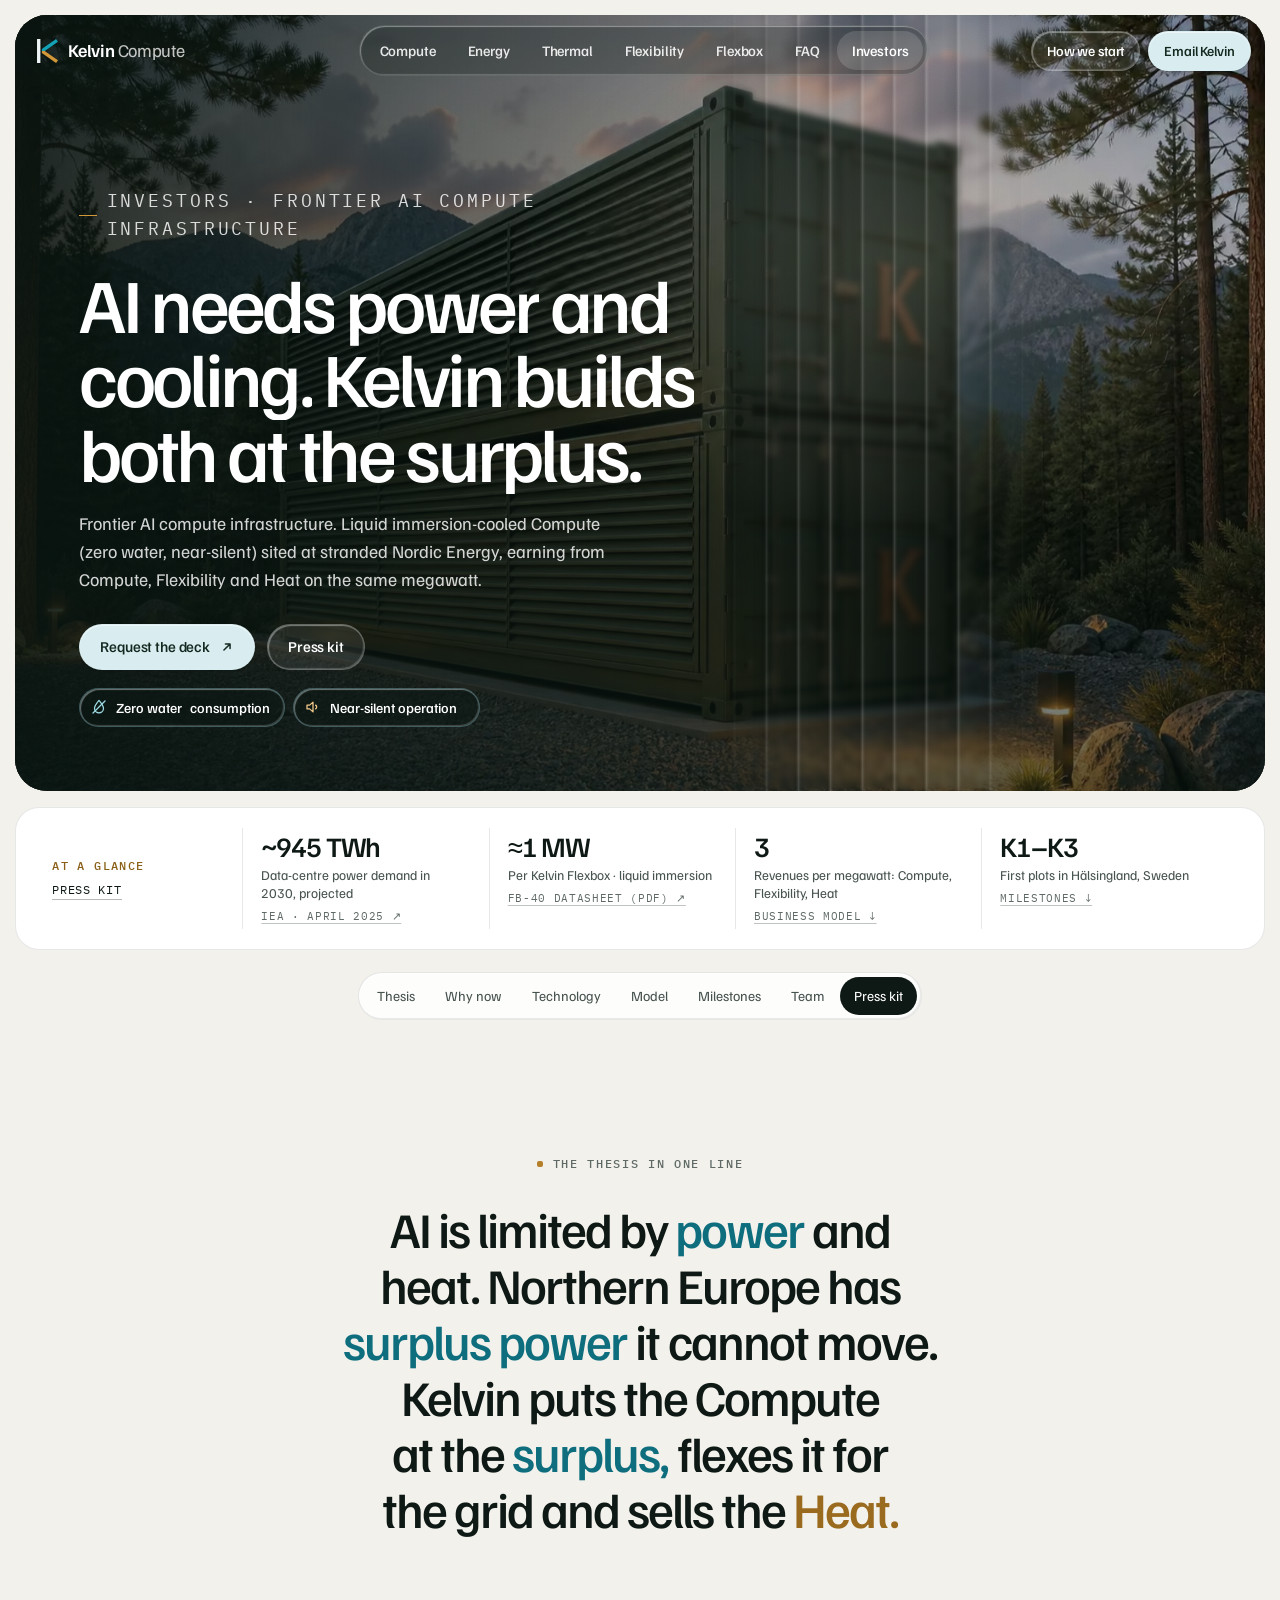
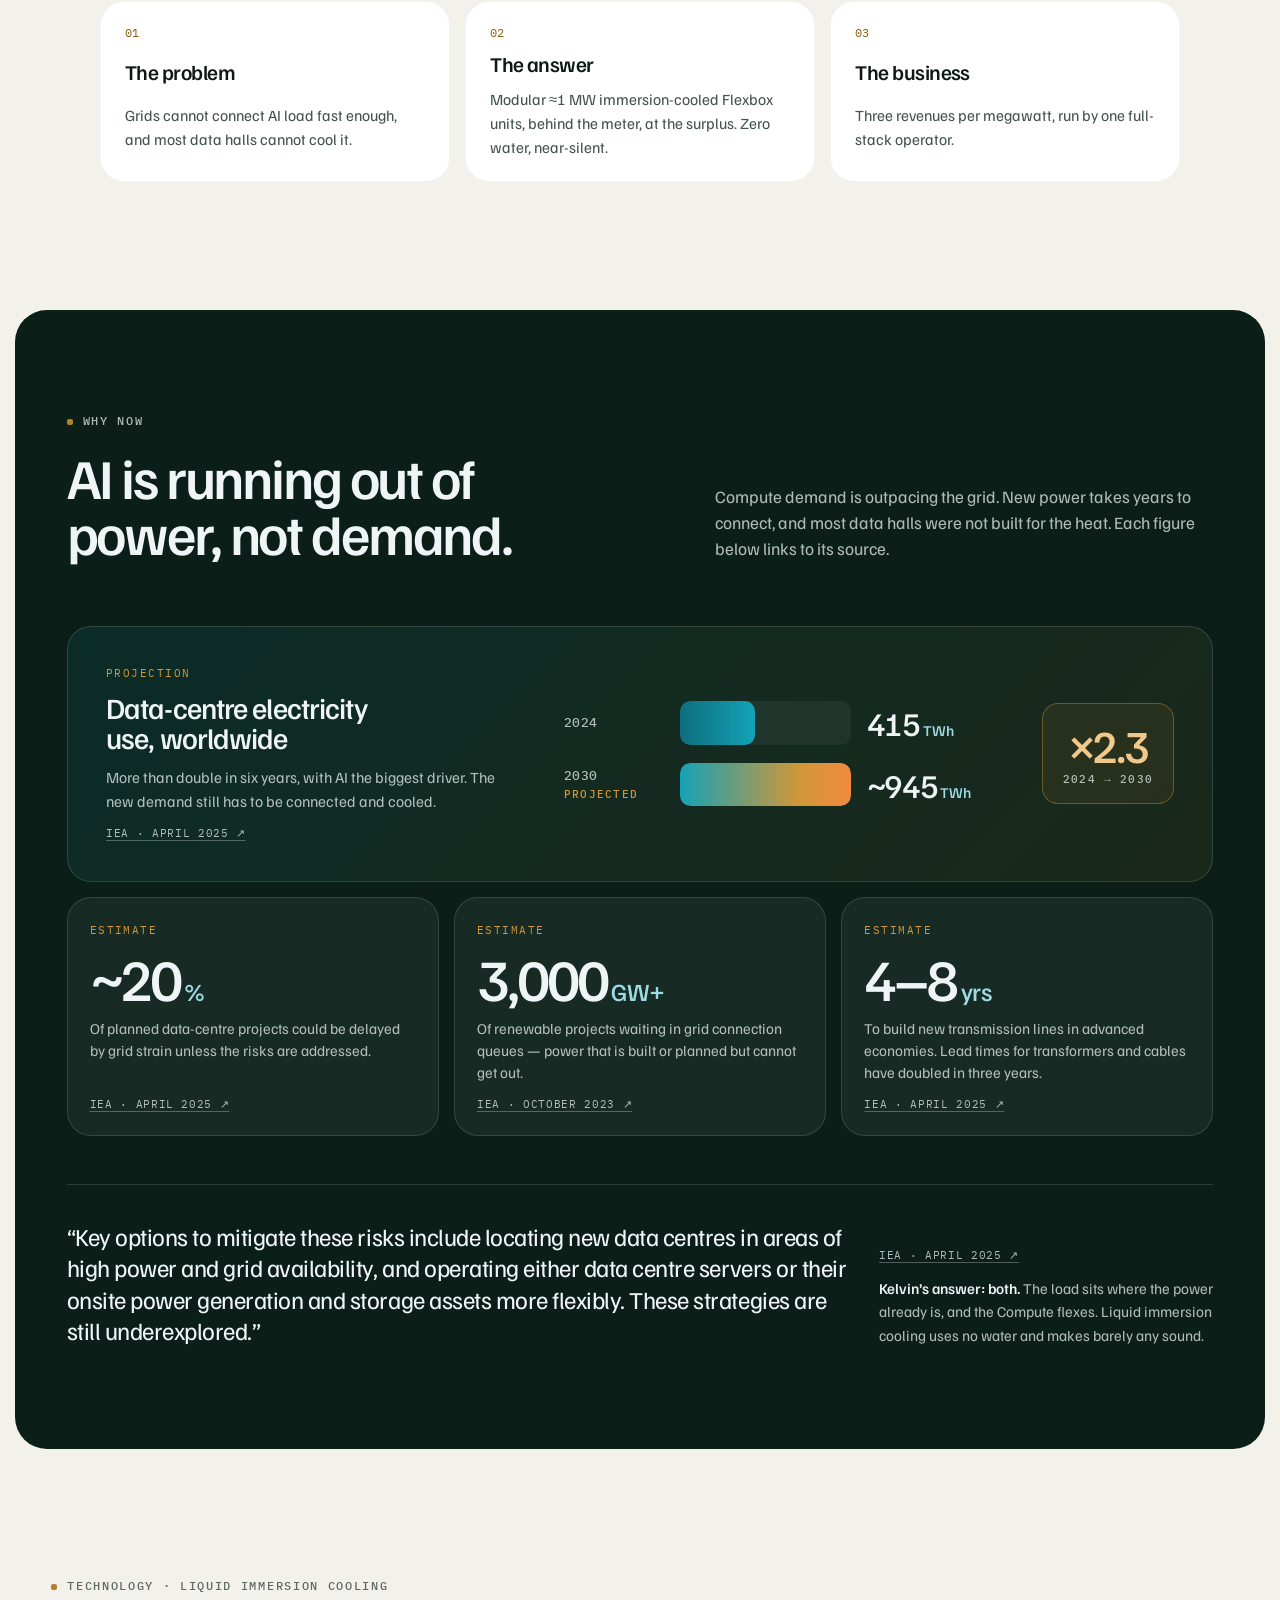
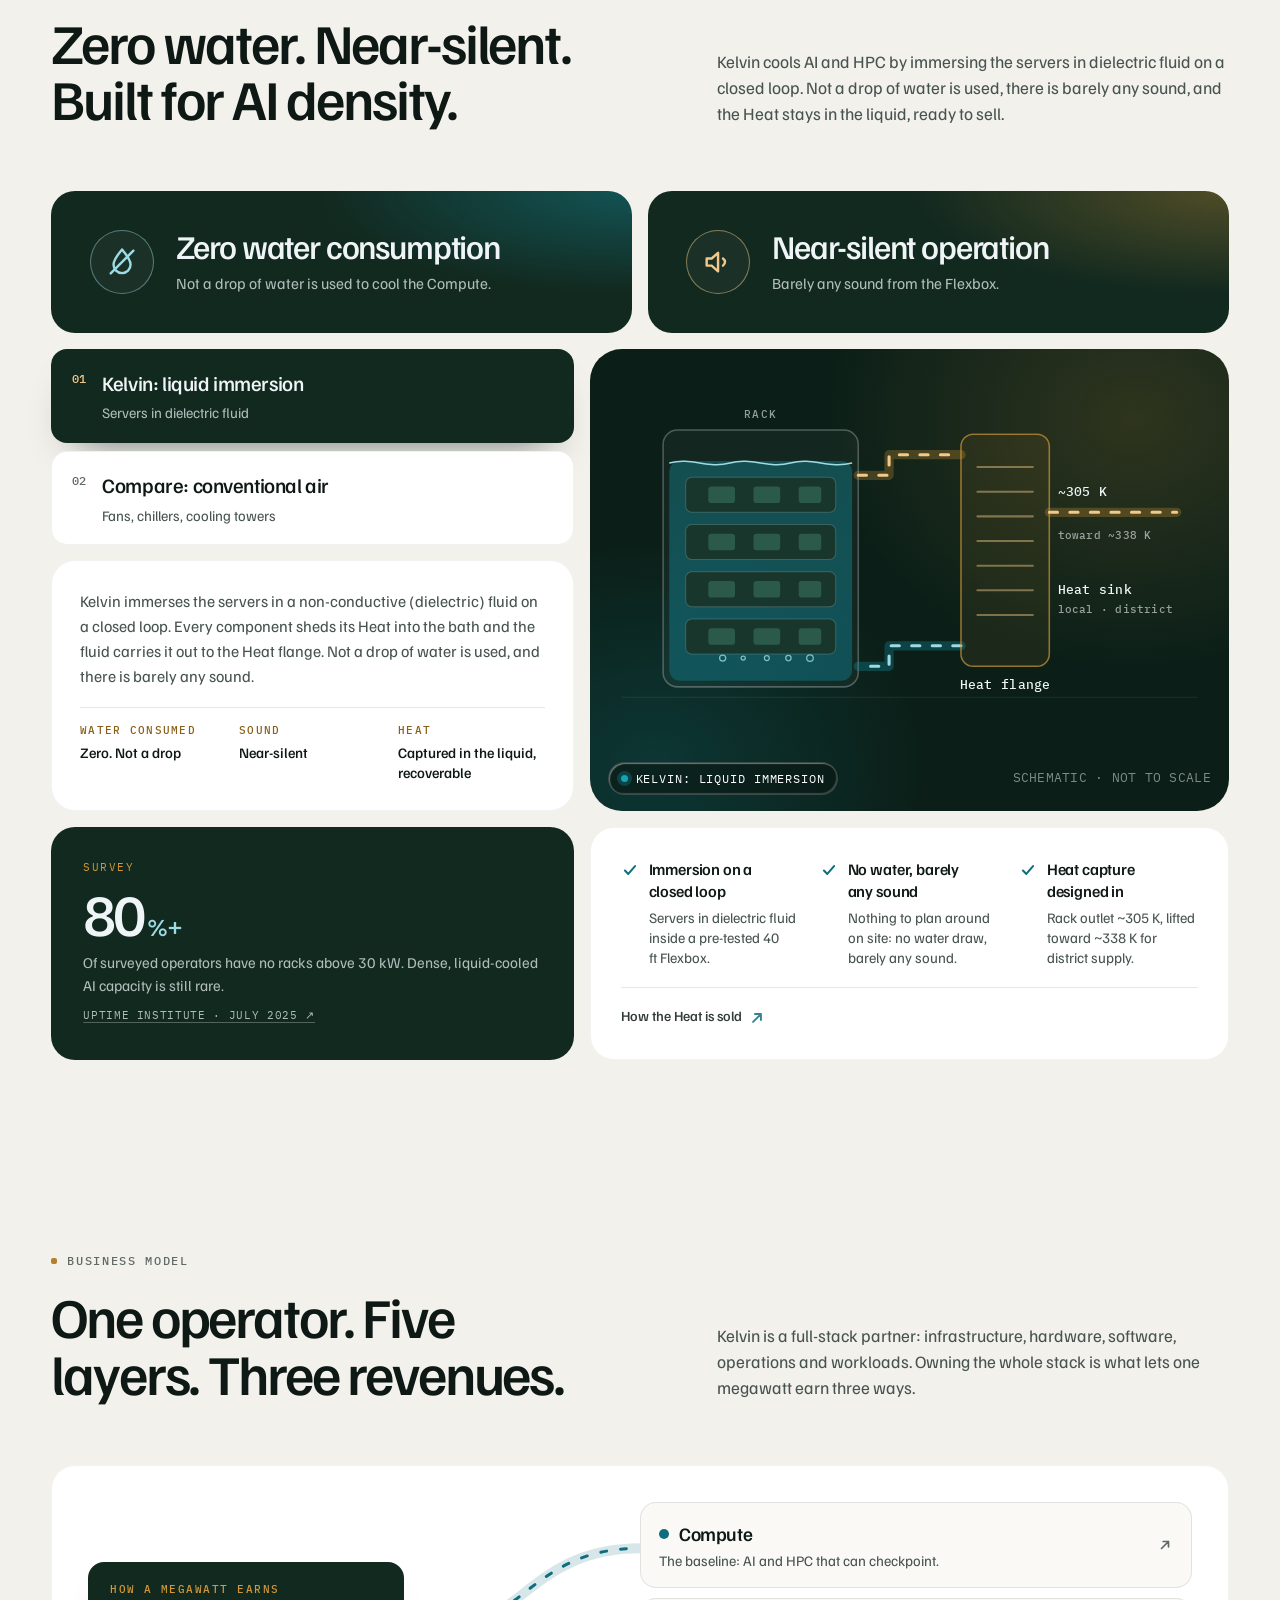
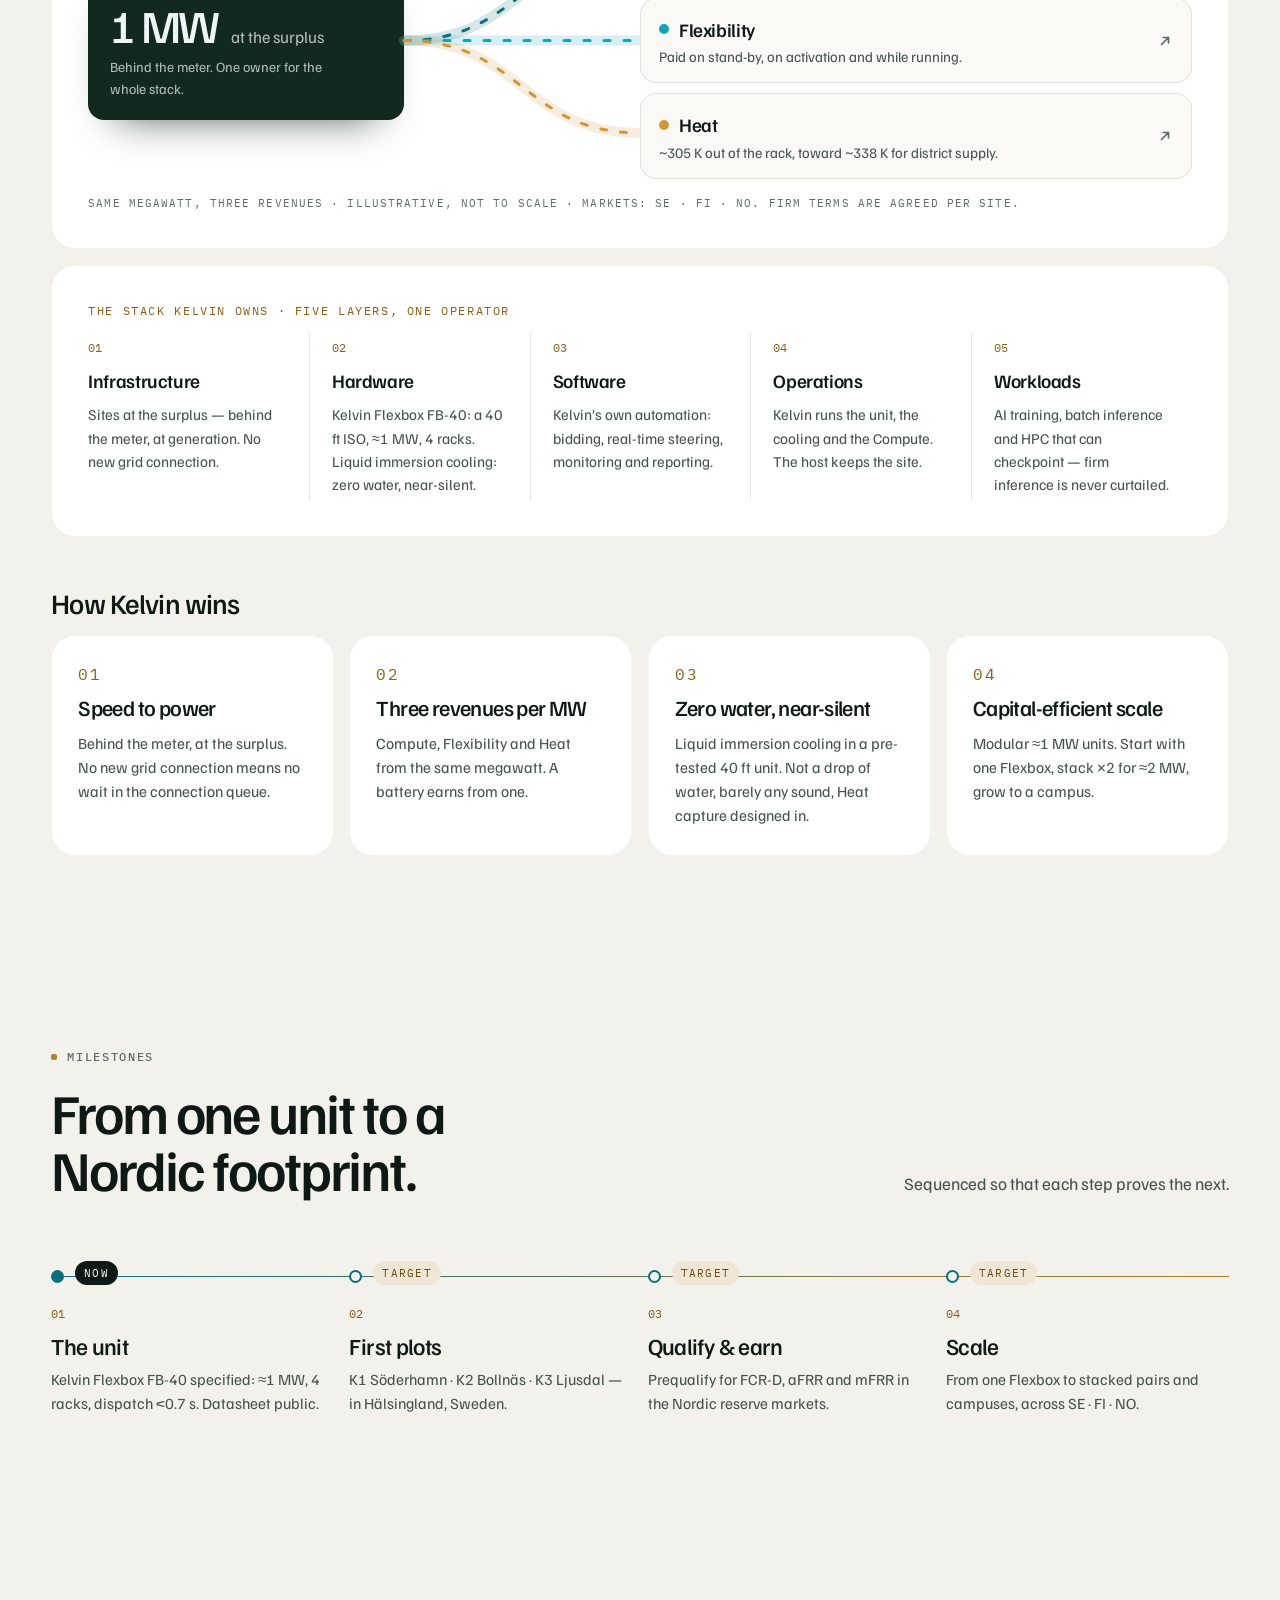
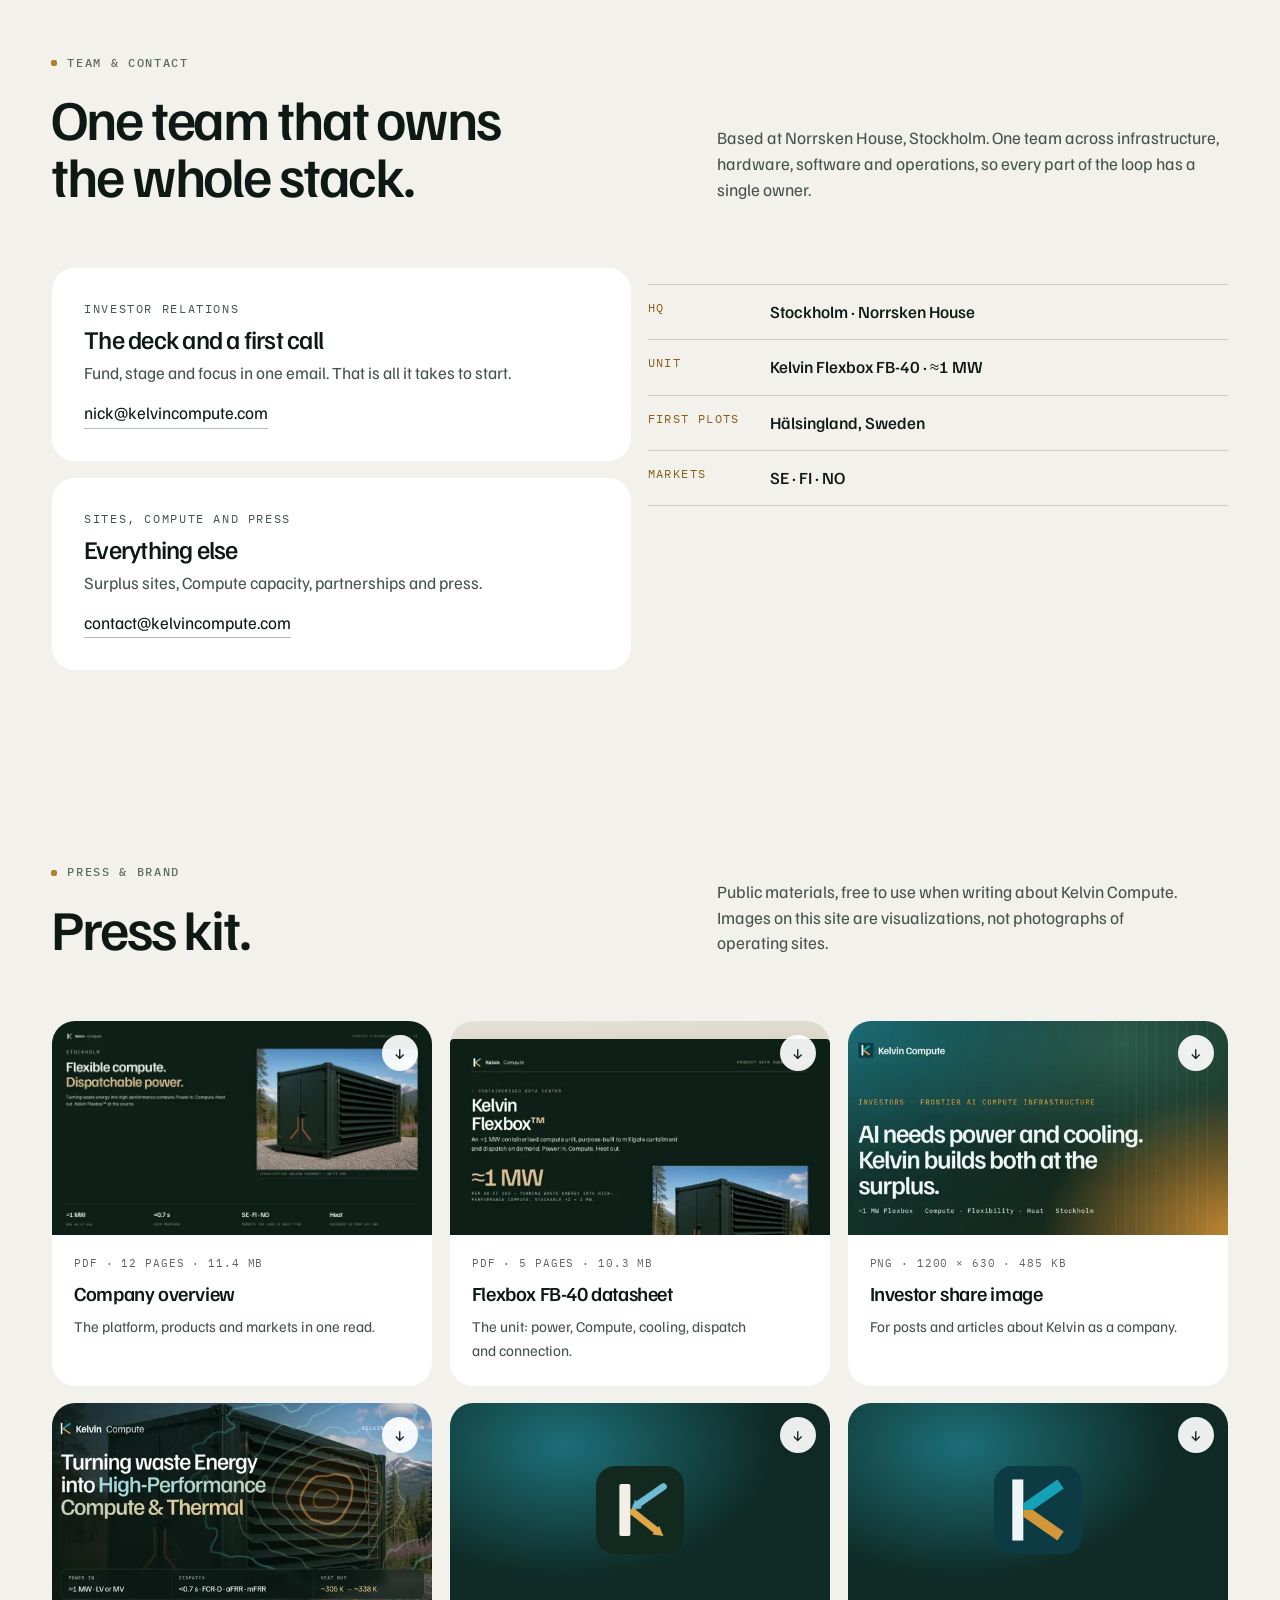
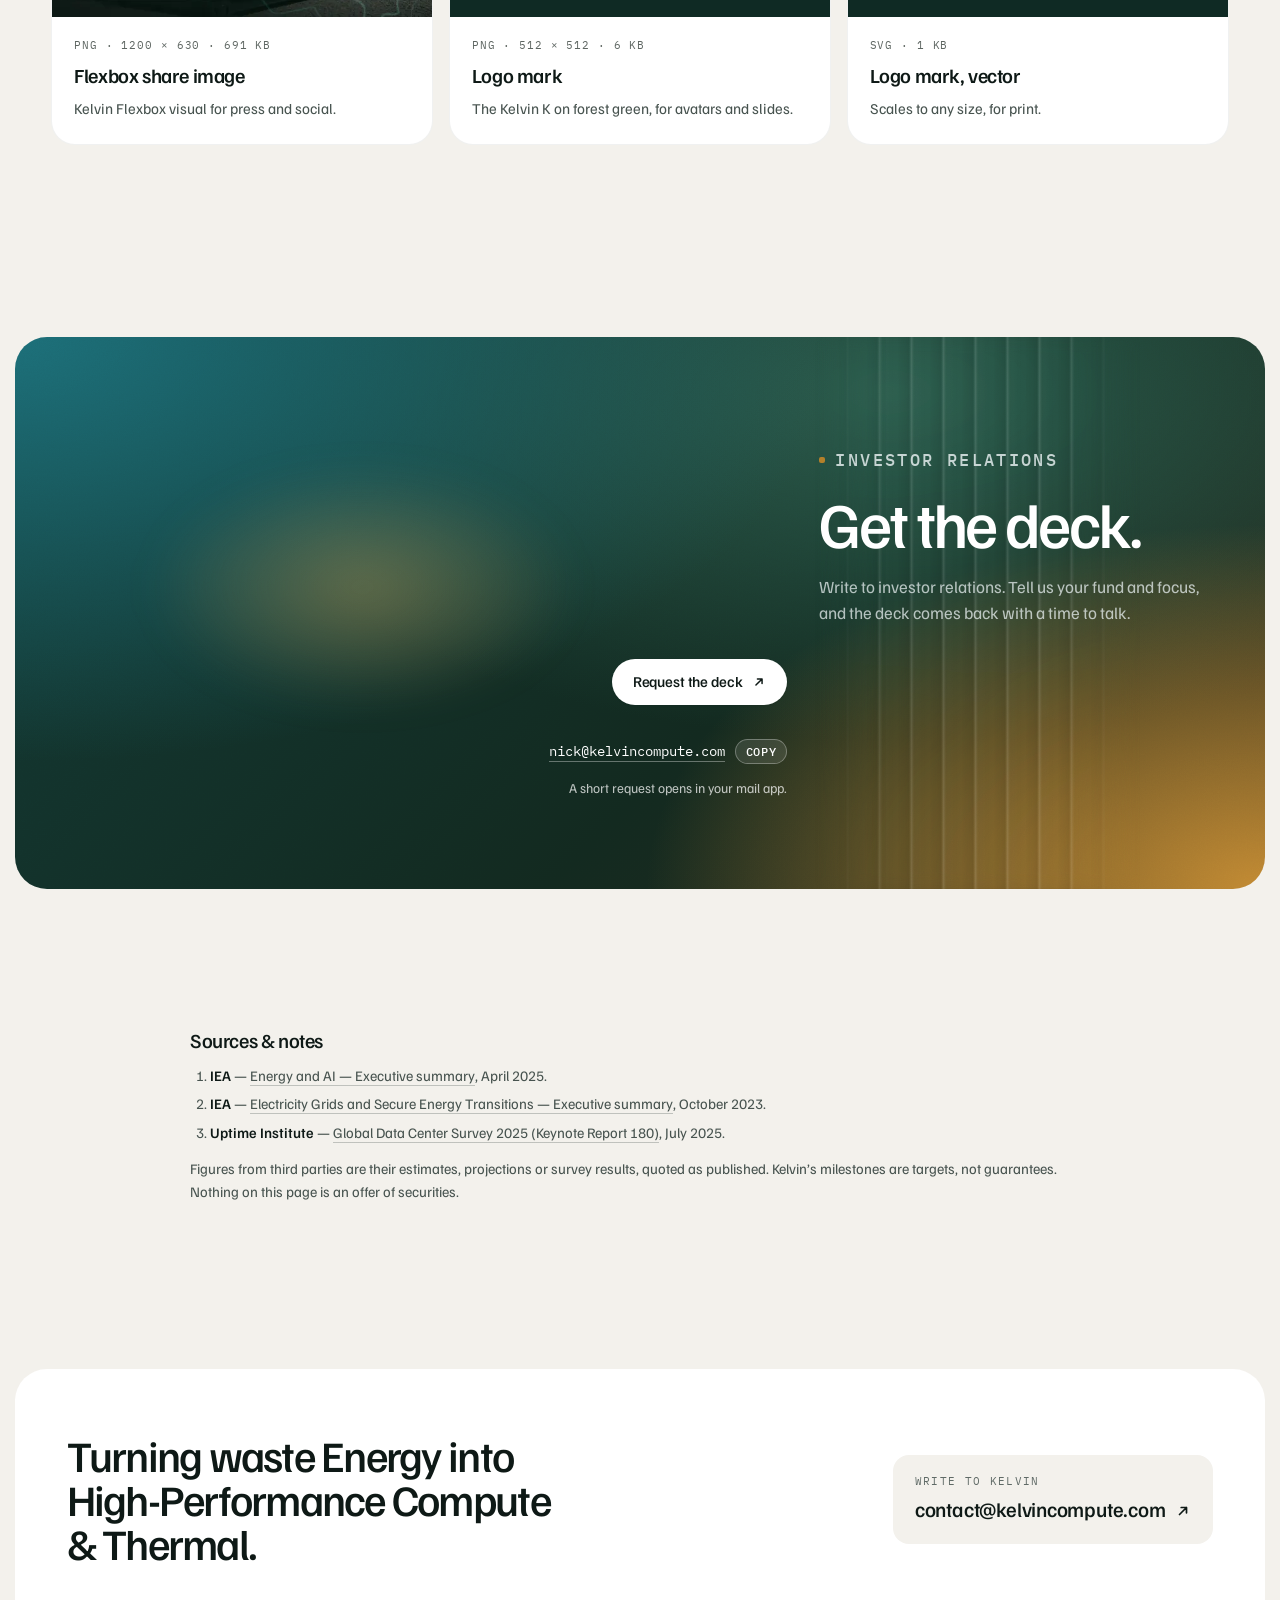
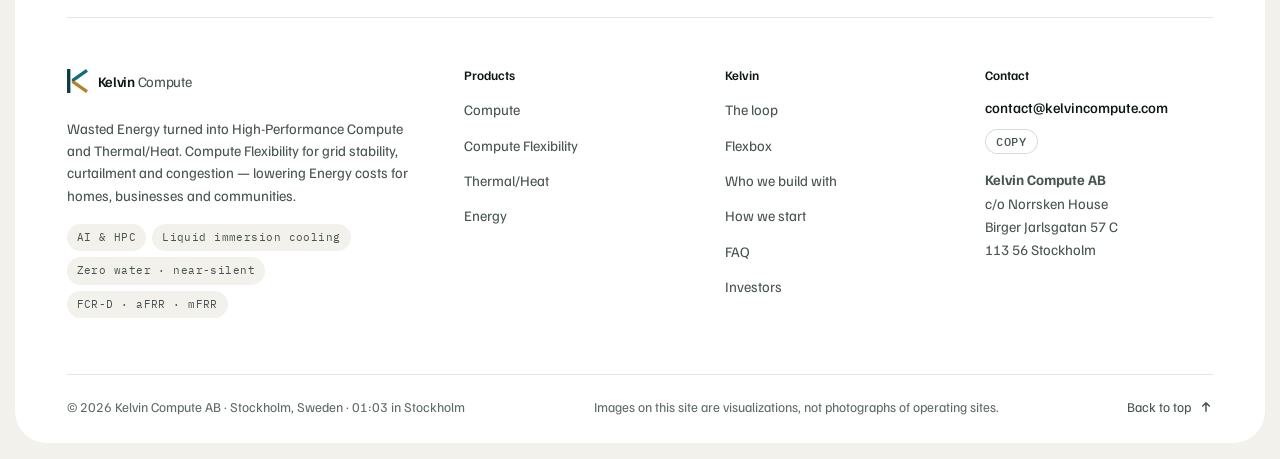
<file: investors.html>
<!doctype html>
<html lang="en" class="no-js">
<head>
<meta charset="utf-8">

<meta name="viewport" content="width=device-width, initial-scale=1, viewport-fit=cover">
<title>Investors — Kelvin Compute</title>
<meta name="description" content="Kelvin Compute for investors: frontier AI compute infrastructure at Nordic surplus Energy. Thesis, why now, cooling technology, business model, milestones, team and press kit.">
<meta name="robots" content="index, follow, max-image-preview:large">
<link rel="canonical" href="https://kelvincompute.com/investors.html">
<meta name="theme-color" content="#12291F">
<meta name="color-scheme" content="light">
<meta name="author" content="Kelvin Compute AB">
<meta property="og:type" content="website"><meta property="og:site_name" content="Kelvin Compute"><meta property="og:locale" content="en_GB">
<meta property="og:title" content="Investors — Kelvin Compute"><meta property="og:description" content="Kelvin Compute for investors: frontier AI compute infrastructure at Nordic surplus Energy. Thesis, why now, cooling technology, business model, milestones, team and press kit.">
<meta property="og:url" content="https://kelvincompute.com/investors.html"><meta property="og:image" content="https://kelvincompute.com/og-investors.png"><meta property="og:image:type" content="image/png">
<meta property="og:image:width" content="1200"><meta property="og:image:height" content="630"><meta property="og:image:alt" content="Kelvin Compute for investors — AI needs power and cooling. Kelvin builds both at the surplus.">
<meta name="twitter:card" content="summary_large_image"><meta name="twitter:title" content="Investors — Kelvin Compute"><meta name="twitter:description" content="Kelvin Compute for investors: frontier AI compute infrastructure at Nordic surplus Energy. Thesis, why now, cooling technology, business model, milestones, team and press kit."><meta name="twitter:image" content="https://kelvincompute.com/og-investors.png"><meta name="twitter:image:alt" content="Kelvin Compute for investors — AI needs power and cooling. Kelvin builds both at the surplus.">
<link rel="icon" href="favicon.svg" type="image/svg+xml"><link rel="icon" href="favicon-32.png" sizes="32x32" type="image/png">
<link rel="apple-touch-icon" href="apple-touch-icon.png"><link rel="manifest" href="site.webmanifest">
<link rel="preload" href="assets/fonts/familjen-grotesk-latin-wght-normal.woff2" as="font" type="font/woff2" crossorigin>
<link rel="preload" as="image" type="image/avif" imagesrcset="assets/img/flexbox-stack-dusk-480.avif 480w, assets/img/flexbox-stack-dusk-640.avif 640w, assets/img/flexbox-stack-dusk-1024.avif 1024w, assets/img/flexbox-stack-dusk-1536.avif 1536w" imagesizes="100vw" fetchpriority="high">
<script>document.documentElement.classList.remove("no-js")</script>
<style> @font-face{font-family:"Familjen Grotesk";src:url(assets/fonts/familjen-grotesk-latin-wght-normal.woff2) format("woff2");font-weight:400 700;font-style:normal;font-display:swap;unicode-range:U+0000-00FF,U+0131,U+0152-0153,U+02BB-02BC,U+02C6,U+02DA,U+02DC,U+0304,U+0308,U+0329,U+2000-206F,U+20AC,U+2122,U+2191,U+2193,U+2212,U+2215,U+FEFF,U+FFFD}@font-face{font-family:"Familjen Grotesk";src:url(assets/fonts/familjen-grotesk-latin-ext-wght-normal.woff2) format("woff2");font-weight:400 700;font-style:normal;font-display:swap;unicode-range:U+0100-02BA,U+02BD-02C5,U+02C7-02CC,U+02CE-02D7,U+02DD-02FF,U+0304,U+0308,U+0329,U+1D00-1DBF,U+1E00-1E9F,U+1EF2-1EFF,U+2020,U+20A0-20AB,U+20AD-20C0,U+2113,U+2C60-2C7F,U+A720-A7FF}@font-face{font-family:"Familjen Grotesk";src:url(assets/fonts/familjen-grotesk-latin-wght-italic.woff2) format("woff2");font-weight:400 700;font-style:italic;font-display:swap}@font-face{font-family:"Kelvin Fallback";src:local("Arial"),local("ArialMT"),local("Arimo"),local("Liberation Sans"),local("Helvetica Neue"),local("Helvetica");size-adjust:96.3%;ascent-override:106.5%;descent-override:23.4%;line-gap-override:0%}@font-face{font-family:"IBM Plex Mono";src:url(assets/fonts/ibm-plex-mono-latin-400-normal.woff2) format("woff2");font-weight:400;font-display:swap}@font-face{font-family:"IBM Plex Mono";src:url(assets/fonts/ibm-plex-mono-latin-500-normal.woff2) format("woff2");font-weight:500;font-display:swap}:root{--canvas:#F3F1EC;--paper:#FFFFFF;--paper-2:#FAF9F6;--ink:#0E1916;--ink-2:#47534F;--ink-3:#5F6A66;--line:rgba(14,25,22,.10);--line-2:rgba(14,25,22,.16);--green:#12291F;--green-2:#1A3A2D;--deep:#0B1F18;--teal:#0E6E7D;--teal-l:#14A2B7;--ice:#D9ECEF;--copper:#B4802A;--copper-l:#D19738;--sand:#EFE6D6;--on-dark:#EFF5F6;--on-dark-2:rgba(239,245,246,.72);--on-dark-3:rgba(239,245,246,.5);--line-dark:rgba(239,245,246,.14);--r-xl:32px;--r-lg:24px;--r-md:16px;--r-sm:10px;--gutter:clamp(10px,1.2vw,16px);--wrap:1240px;--pad:clamp(20px,4vw,56px);--sans:"Familjen Grotesk","Kelvin Fallback",ui-sans-serif,system-ui,-apple-system,"Segoe UI",sans-serif;--mono:"IBM Plex Mono",ui-monospace,SFMono-Regular,Menlo,monospace;--ease:cubic-bezier(.2,.7,.1,1);--thermal:radial-gradient(120% 140% at 0% 0%,#1C6E78 0%,rgba(28,110,120,0) 55%),radial-gradient(90% 120% at 100% 100%,#C38A33 0%,rgba(195,138,51,0) 55%),radial-gradient(80% 90% at 70% 10%,#2B5A4B 0%,rgba(43,90,75,0) 70%),linear-gradient(135deg,#123A36,#12291F 60%,#2A2A1C)}*,*::before,*::after{box-sizing:border-box}html{-webkit-text-size-adjust:100%;scroll-behavior:smooth;scroll-padding-top:96px}body{margin:0;background:var(--canvas);color:var(--ink);font-family:var(--sans);font-size:17px;line-height:1.55;-webkit-font-smoothing:antialiased;text-rendering:optimizeLegibility;font-feature-settings:"ss01","tnum" 0}img,svg,picture{display:block;max-width:100%}img{height:auto}a{color:inherit}button{font:inherit;color:inherit}h1,h2,h3,h4{margin:0;font-weight:500;letter-spacing:-.035em;line-height:1.02}p{margin:0}ul,ol{margin:0;padding:0;list-style:none}:focus-visible{outline:2px solid var(--teal-l);outline-offset:3px;border-radius:6px}.sr-only{position:absolute!important;width:1px;height:1px;padding:0;margin:-1px;overflow:hidden;clip:rect(0,0,0,0);white-space:nowrap;border:0}.skip-link{position:fixed;left:16px;top:-80px;z-index:200;background:var(--ink);color:#fff;padding:10px 16px;border-radius:999px;text-decoration:none;transition:top .2s}.skip-link:focus{top:16px}.svg-defs{position:absolute;width:0;height:0;overflow:hidden}.nowrap{white-space:nowrap}.wrap{width:min(100% - 2*var(--pad),var(--wrap));margin-inline:auto}.card{margin:0 var(--gutter);border-radius:var(--r-xl);overflow:hidden;position:relative;isolation:isolate}.section{padding-block:clamp(72px,10vw,140px)}.section--tight{padding-block:clamp(48px,6vw,88px)}.eyebrow{font-family:var(--mono);font-size:12px;font-weight:500;letter-spacing:.14em;text-transform:uppercase;color:var(--ink-3);display:inline-flex;align-items:center;gap:10px}.eyebrow::before{content:"";width:6px;height:6px;border-radius:2px;background:var(--copper)}.on-dark .eyebrow,.eyebrow--light{color:var(--on-dark-3)}.eyebrow--center{justify-content:center}.display{font-size:clamp(44px,6.6vw,96px);letter-spacing:-.045em;line-height:.98}.h2{font-size:clamp(34px,4.4vw,64px)}.h3{font-size:clamp(24px,2.2vw,32px);letter-spacing:-.03em;line-height:1.08}.lead{font-size:clamp(17px,1.35vw,20px);color:var(--ink-2);line-height:1.5;max-width:32.87em}.on-dark{color:var(--on-dark)}.on-dark .lead{color:var(--on-dark-2)}.muted{color:var(--ink-3)}.mono{font-family:var(--mono);font-size:13px;letter-spacing:.02em}.head{display:grid;gap:18px;margin-bottom:clamp(36px,5vw,64px)}.head--center{text-align:center;justify-items:center}.head--center .lead{margin-inline:auto}.head--split{grid-template-columns:1.1fr .9fr;align-items:end;gap:40px}.head--split .lead{justify-self:end}.btn{--bg:var(--ink);--fg:#fff;display:inline-flex;align-items:center;gap:10px;height:46px;padding:0 20px;border-radius:999px;background:var(--bg);color:var(--fg);font-size:15px;font-weight:500;letter-spacing:-.01em;text-decoration:none;border:1px solid transparent;cursor:pointer;transition:transform .25s var(--ease),background .25s,box-shadow .25s;white-space:nowrap}.btn:hover{transform:translateY(-1px)}.btn svg{width:14px;height:14px;transition:transform .25s var(--ease)}.btn:hover svg{transform:translate(2px,-2px)}.btn--ice{--bg:var(--ice);--fg:var(--green)}.btn--ice:hover{--bg:#E8F5F7;box-shadow:0 6px 24px rgba(20,162,183,.25)}.btn--copper{--bg:var(--copper-l);--fg:#1B1407}.btn--light{--bg:#fff;--fg:var(--ink)}.btn--ghost{--bg:rgba(255,255,255,.08);--fg:#fff;border-color:rgba(255,255,255,.28);backdrop-filter:blur(10px);-webkit-backdrop-filter:blur(10px)}.btn--ghost:hover{--bg:rgba(255,255,255,.16)}.btn--line{--bg:transparent;--fg:var(--ink);border-color:var(--line-2)}.btn--line:hover{--bg:#fff}.btn--sm{height:38px;padding:0 15px;font-size:14px}.link{display:inline-flex;align-items:center;gap:6px;font-size:14px;font-weight:500;text-decoration:none;color:inherit;opacity:.85}.link:hover{opacity:1}.link svg{width:12px;height:12px}.text-link{text-decoration:underline;text-decoration-thickness:1px;text-underline-offset:3px;text-decoration-color:color-mix(in srgb,currentColor 35%,transparent)}.text-link:hover{text-decoration-color:currentColor}.cta-row{display:flex;flex-wrap:wrap;gap:12px}.site-header{position:fixed;inset:var(--gutter) var(--gutter) auto;z-index:100;display:grid;grid-template-columns:1fr auto 1fr;align-items:center;padding:10px 14px 10px 22px;pointer-events:none}.site-header>*{pointer-events:auto}.brand{display:inline-flex;align-items:center;gap:10px;text-decoration:none;color:#fff;font-weight:600;font-size:18px;letter-spacing:-.02em;transition:color .3s}.brand svg{width:21px;height:24px}.brand__light{font-weight:400;opacity:.75}.brand .mk-dark{display:none}.nav-pill{display:flex;gap:2px;padding:5px;border-radius:999px;background:rgba(18,30,26,.28);border:1px solid rgba(255,255,255,.16);backdrop-filter:blur(18px) saturate(1.3);-webkit-backdrop-filter:blur(18px) saturate(1.3);transition:background .3s,border-color .3s}.nav-pill a{padding:8px 15px;border-radius:999px;color:#fff;text-decoration:none;font-size:14.5px;font-weight:500;letter-spacing:-.01em;opacity:.88;transition:background .2s,opacity .2s}.nav-pill a:hover,.nav-pill a[aria-current="page"]{background:rgba(255,255,255,.14);opacity:1}.header-cta{justify-self:end;display:flex;gap:8px;align-items:center}.header-cta .btn--ghost{height:40px}.header-cta .btn--ice{height:40px}.nav-toggle{display:none}.site-header.is-solid .nav-pill{background:rgba(255,255,255,.78);border-color:var(--line)}.site-header.is-solid .nav-pill a{color:var(--ink)}.site-header.is-solid .nav-pill a:hover,.site-header.is-solid .nav-pill a[aria-current="page"]{background:rgba(14,25,22,.06)}.site-header.is-solid .brand{color:var(--ink)}.site-header.is-solid .brand .mk-dark{display:block}.site-header.is-solid .brand .mk-light{display:none}.site-header.is-solid .header-cta .btn--ghost{--fg:var(--ink);--bg:rgba(255,255,255,.7);border-color:var(--line)}.mobile-nav{display:none}.hero{margin:var(--gutter);margin-bottom:0;min-height:min(100svh - 2*var(--gutter),940px);border-radius:var(--r-xl);overflow:hidden;position:relative;isolation:isolate;color:#fff;display:flex;align-items:flex-end;background:var(--deep)}.hero__media{position:absolute;inset:0;z-index:-2}.hero__media img{width:100%;height:100%;object-fit:cover;object-position:62% 55%}@keyframes heroZoom{to{transform:scale(1)}}.hero__shade{position:absolute;inset:0;z-index:-1;background:linear-gradient(90deg,rgba(8,20,16,.86) 0%,rgba(8,20,16,.55) 38%,rgba(8,20,16,.05) 70%),linear-gradient(0deg,rgba(8,20,16,.6),rgba(8,20,16,0) 45%)}.ribs{position:absolute;top:0;bottom:0;z-index:-1;pointer-events:none;backdrop-filter:blur(7px) brightness(1.06);-webkit-backdrop-filter:blur(7px) brightness(1.06);background:repeating-linear-gradient(90deg,rgba(255,255,255,.16) 0,rgba(255,255,255,.02) 3px,rgba(255,255,255,0) 18px,rgba(0,0,0,.10) 30px,rgba(255,255,255,.10) 32px);-webkit-mask-image:linear-gradient(90deg,transparent,#000 22%,#000 78%,transparent);mask-image:linear-gradient(90deg,transparent,#000 22%,#000 78%,transparent)}.hero .ribs{left:42%;width:30%}.hero__inner{width:100%;padding:clamp(28px,5vw,72px);padding-top:140px;display:grid;grid-template-columns:minmax(0,1.25fr) minmax(0,.75fr);align-items:end;gap:32px}.hero__kicker{font-family:var(--mono);font-size:12.5px;letter-spacing:.16em;text-transform:uppercase;color:rgba(255,255,255,.7);margin-bottom:22px;display:flex;align-items:center;gap:10px}.hero__kicker::before{content:"";width:22px;height:1px;background:var(--copper-l)}.hero h1{font-size:clamp(46px,6.2vw,94px);letter-spacing:-.048em;line-height:.96;max-width:7.37em;text-wrap:balance}.hero h1 .accent{background:linear-gradient(90deg,#9DDBE4,#E9C58A);-webkit-background-clip:text;background-clip:text;color:transparent}.hero__tag{margin-top:24px;font-size:clamp(17px,1.4vw,20px);color:rgba(255,255,255,.82);max-width:26.07em}.hero .cta-row{margin-top:34px}.hero__float{justify-self:end;width:min(100%,300px);border-radius:var(--r-md);background:rgba(15,28,24,.38);border:1px solid rgba(255,255,255,.2);backdrop-filter:blur(16px);-webkit-backdrop-filter:blur(16px);padding:8px;text-decoration:none;color:#fff;transition:transform .3s var(--ease)}.hero__float:hover{transform:translateY(-3px)}.hero__float img{border-radius:10px;aspect-ratio:16/10;object-fit:cover;width:100%}.hero__float-cap{display:flex;justify-content:space-between;align-items:center;padding:10px 6px 4px;font-size:13.5px}.hero__float-cap span{font-family:var(--mono);font-size:11px;opacity:.7}.reveal-up{opacity:0;transform:translateY(24px);animation:up .9s var(--ease) forwards}.reveal-up.d1{animation-delay:.12s}.reveal-up.d2{animation-delay:.24s}.reveal-up.d3{animation-delay:.36s}.reveal-up.d4{animation-delay:.6s}@keyframes up{to{opacity:1;transform:none}}.facts{padding:34px 0 10px;overflow:hidden}.facts__label{text-align:center;font-family:var(--mono);font-size:11.5px;letter-spacing:.14em;text-transform:uppercase;color:var(--ink-3);margin-bottom:20px}.marquee{display:flex;width:max-content;animation:marq 48s linear infinite;-webkit-mask-image:linear-gradient(90deg,transparent,#000 10%,#000 90%,transparent)}.facts:hover .marquee{animation-play-state:paused}.marquee ul{display:flex;gap:56px;padding-right:56px;align-items:center}.marquee li{display:flex;align-items:center;gap:12px;font-size:clamp(20px,2vw,27px);letter-spacing:-.03em;color:#5E6965;font-weight:500;white-space:nowrap}.marquee li svg{width:18px;height:18px;color:var(--copper)}.facts-mask{-webkit-mask-image:linear-gradient(90deg,transparent,#000 12%,#000 88%,transparent);mask-image:linear-gradient(90deg,transparent,#000 12%,#000 88%,transparent)}@keyframes marq{to{transform:translateX(-50%)}}.statement{padding-block:clamp(110px,14vw,200px);text-align:center}.statement p.big{font-size:clamp(30px,3.9vw,56px);letter-spacing:-.04em;line-height:1.12;max-width:13.60em;margin-inline:auto;font-weight:500;text-wrap:balance}.statement .w{--b:8px;--o:.18;transition:filter .5s,opacity .5s,color .5s;filter:blur(var(--b,0));opacity:var(--o,1)}.statement .w.hl{color:var(--teal)}.statement .w.hh{color:var(--copper)}.statement .cta-row{justify-content:center;margin-top:44px}.loop{background:var(--thermal);color:var(--on-dark);padding:clamp(56px,7vw,96px) 0 clamp(36px,4vw,56px)}.loop::after{content:"";position:absolute;inset:0;z-index:-1;background:url("data:image/svg+xml,%3Csvg xmlns='http://www.w3.org/2000/svg' width='160' height='160'%3E%3Cfilter id='n'%3E%3CfeTurbulence baseFrequency='.9' numOctaves='2'/%3E%3C/filter%3E%3Crect width='100%25' height='100%25' filter='url(%23n)' opacity='.07'/%3E%3C/svg%3E")}.tabs{display:grid;grid-template-columns:repeat(6,1fr);gap:4px;padding:5px;border-radius:999px;background:rgba(255,255,255,.08);border:1px solid rgba(255,255,255,.14);backdrop-filter:blur(12px);-webkit-backdrop-filter:blur(12px);max-width:980px;margin:0 auto 22px}.tab{position:relative;border:0;background:none;padding:11px 10px;border-radius:999px;font-size:14.5px;font-weight:500;color:var(--on-dark-2);cursor:pointer;overflow:hidden;transition:color .25s,background .25s}.tab:hover{color:#fff}.tab[aria-selected="true"]{background:#fff;color:var(--green)}.tab .bar{position:absolute;left:18%;right:18%;bottom:5px;height:2px;border-radius:2px;background:rgba(18,41,31,.15);overflow:hidden;opacity:0}.tab[aria-selected="true"] .bar{opacity:1}.tab .bar i{position:absolute;inset:0;background:var(--copper);transform-origin:left;transform:scaleX(var(--p,0))}.panels{max-width:1120px;margin:0 auto;position:relative}.panel{display:grid;grid-template-columns:.9fr 1.1fr;gap:clamp(24px,4vw,56px);align-items:center;padding:clamp(22px,3vw,36px);border-radius:var(--r-lg);background:rgba(255,255,255,.07);border:1px solid rgba(255,255,255,.14);backdrop-filter:blur(10px);-webkit-backdrop-filter:blur(10px);min-height:440px}.panel[hidden]{display:none}.panel.is-in{animation:panelIn .6s var(--ease)}@keyframes panelIn{from{opacity:0;transform:translateY(10px)}}.panel__n{font-family:var(--mono);font-size:12px;color:var(--copper-l);letter-spacing:.1em}.panel h3{font-size:clamp(28px,3vw,42px);margin:14px 0 16px}.panel p{color:var(--on-dark-2);font-size:17px;max-width:24.93em}.panel ul{margin-top:22px;display:grid;gap:10px}.panel li{display:flex;gap:12px;align-items:flex-start;font-size:15.5px;color:var(--on-dark)}.panel li::before{content:"";flex:none;width:7px;height:7px;margin-top:9px;border-radius:2px;background:var(--teal-l)}.panel__viz{border-radius:var(--r-md);overflow:hidden;aspect-ratio:3/2;position:relative;background:#0c1f19}.panel__viz img{width:100%;height:100%;object-fit:cover}.panel__viz .chip{position:absolute;left:14px;bottom:14px}.chip{display:inline-flex;align-items:center;gap:8px;padding:7px 12px;border-radius:999px;background:rgba(10,22,18,.6);border:1px solid rgba(255,255,255,.2);backdrop-filter:blur(10px);-webkit-backdrop-filter:blur(10px);font-family:var(--mono);font-size:11.5px;color:#fff}.chip i{width:7px;height:7px;border-radius:50%;background:var(--teal-l);box-shadow:0 0 0 4px rgba(20,162,183,.25)}.loop__foot{display:flex;justify-content:center;margin-top:22px}.pause{display:inline-flex;align-items:center;gap:8px;border:1px solid rgba(255,255,255,.2);background:rgba(255,255,255,.08);color:#fff;border-radius:999px;padding:7px 14px;font-size:13px;cursor:pointer}.pause svg{width:12px;height:12px}.numbers{display:grid;grid-template-columns:1.1fr repeat(4,1fr);gap:28px;align-items:start;padding-block:clamp(64px,8vw,110px);border-bottom:1px solid var(--line)}.numbers h2{font-size:clamp(30px,3vw,44px)}.num__v{font-size:clamp(40px,4.4vw,64px);letter-spacing:-.05em;line-height:1;font-weight:500;font-variant-numeric:tabular-nums}.num__v small{font-size:.5em;letter-spacing:-.02em;margin-left:2px;color:var(--copper)}.num__l{margin-top:12px;font-size:14.5px;color:var(--ink-2);max-width:14.73em}.num__s{margin-top:8px;font-family:var(--mono);font-size:11px;color:var(--ink-3);letter-spacing:.06em;text-transform:uppercase}.bento{display:grid;grid-template-columns:repeat(6,1fr);gap:var(--gutter)}.tile{background:var(--paper);border-radius:var(--r-lg);padding:26px;display:flex;flex-direction:column;gap:14px;position:relative;overflow:hidden;border:1px solid rgba(14,25,22,.05);transition:transform .35s var(--ease),box-shadow .35s}.tile:hover{transform:translateY(-3px);box-shadow:0 18px 50px -20px rgba(14,25,22,.25)}.tile__top{display:flex;justify-content:space-between;align-items:center}.tile__k{font-family:var(--mono);font-size:11px;letter-spacing:.14em;text-transform:uppercase;color:var(--ink-3)}.tile h3{font-size:clamp(22px,1.9vw,28px);letter-spacing:-.03em}.tile p{color:var(--ink-2);font-size:15.5px;max-width:26.07em}.tile__viz{margin-top:auto;border-radius:var(--r-md);background:var(--paper-2);border:1px solid var(--line);padding:18px;min-height:200px}.t-wide{grid-column:span 6}.t-4{grid-column:span 4}.t-3{grid-column:span 3}.t-2{grid-column:span 2}.tile--hero{background:var(--thermal);color:var(--on-dark);display:grid;grid-template-columns:.8fr 1.2fr;gap:32px;padding:clamp(26px,3vw,40px);align-items:center}.tile--hero p{color:var(--on-dark-2)}.tile--hero .tile__k{color:var(--on-dark-3)}.tile--hero .shot{border-radius:var(--r-md);overflow:hidden;border:1px solid rgba(255,255,255,.18);background:#0c1f19;position:relative}.tile--hero .shot img{width:100%;aspect-ratio:3/2;object-fit:cover}.spec-mini{display:grid;grid-template-columns:repeat(3,1fr);gap:1px;margin-top:8px;border-radius:var(--r-sm);overflow:hidden;background:rgba(255,255,255,.14)}.spec-mini div{background:rgba(9,25,20,.55);padding:12px 14px}.spec-mini dt{font-family:var(--mono);font-size:10.5px;letter-spacing:.1em;text-transform:uppercase;color:var(--on-dark-3)}.spec-mini dd{margin:4px 0 0;font-size:19px;letter-spacing:-.02em}.tiers{display:grid;gap:10px}.tier{display:grid;grid-template-columns:110px 1fr auto;align-items:center;gap:12px;font-size:14px}.tier b{font-weight:500}.tier .track{height:8px;border-radius:8px;background:rgba(14,25,22,.07);overflow:hidden}.tier .track i{display:block;height:100%;border-radius:8px;background:linear-gradient(90deg,var(--teal),var(--teal-l));width:var(--w);transform-origin:left;transform:scaleX(0);transition:transform 1.2s var(--ease)}.in .tier .track i{transform:none}.tier span{font-family:var(--mono);font-size:11px;color:var(--ink-3)}.mkts{display:grid;gap:8px}.mkt{display:flex;justify-content:space-between;align-items:center;padding:11px 14px;border-radius:12px;background:#fff;border:1px solid var(--line);font-size:14px}.mkt b{font-family:var(--mono);font-weight:500;font-size:13px}.mkt .pill{font-family:var(--mono);font-size:11px;padding:3px 9px;border-radius:999px;background:var(--ice);color:var(--teal)}.kscale{position:relative;padding:8px 4px 0}.kscale__bar{height:12px;border-radius:12px;background:linear-gradient(90deg,#CFE3E8 0%,#9CCAD3 55%,#E7C48C 82%,#C98B2E 100%)}.kscale ol{display:grid;grid-template-columns:repeat(4,1fr);margin-top:14px;gap:8px}.kscale li{font-size:13px;color:var(--ink-2);border-left:1px solid var(--line-2);padding-left:10px}.kscale li b{display:block;font-family:var(--mono);font-size:13px;color:var(--ink);font-weight:500}.kscale li:nth-child(3) b{color:var(--teal)}.kscale li:nth-child(4) b{color:var(--copper)}.srcs{display:grid;grid-template-columns:1fr 1fr;gap:8px}.srcs li{display:flex;gap:10px;align-items:center;padding:10px 12px;border-radius:12px;background:#fff;border:1px solid var(--line);font-size:14px}.srcs svg{width:18px;height:18px;color:var(--teal);flex:none}.stack-list{display:flex;flex-wrap:wrap;gap:8px}.stack-list li{padding:8px 13px;border-radius:999px;background:#fff;border:1px solid var(--line);font-size:14px}.stack-list li.k{background:var(--green);color:#fff;border-color:var(--green)}.showcase{background:var(--deep);color:var(--on-dark);padding:clamp(56px,7vw,96px) 0}.showcase__grid{display:grid;grid-template-columns:1fr 1.25fr;gap:clamp(28px,4vw,64px);align-items:center}.seg{display:inline-flex;gap:3px;padding:4px;border-radius:999px;background:rgba(255,255,255,.07);border:1px solid var(--line-dark);flex-wrap:wrap}.seg button{border:0;background:none;color:var(--on-dark-2);padding:8px 14px;border-radius:999px;font-size:14px;cursor:pointer;transition:background .2s,color .2s}.seg button[aria-pressed="true"]{background:#fff;color:var(--green)}.seg--light{background:rgba(14,25,22,.05);border-color:var(--line)}.seg--light button{color:var(--ink-2)}.seg--light button[aria-pressed="true"]{background:var(--ink);color:#fff}.stage{position:relative;border-radius:var(--r-lg);overflow:hidden;aspect-ratio:3/2;background:#0c1f19;border:1px solid var(--line-dark)}.stage picture{position:absolute;inset:0;opacity:0;transition:opacity .7s var(--ease),transform 1.2s var(--ease);transform:scale(1.03)}.stage picture.is-on{opacity:1;transform:none}.stage img{width:100%;height:100%;object-fit:cover}.stage__cap{position:absolute;left:14px;bottom:14px;right:14px;display:flex;justify-content:space-between;gap:10px;align-items:flex-end}.spec-grid{display:grid;grid-template-columns:repeat(3,1fr);gap:1px;background:var(--line-dark);border-radius:var(--r-md);overflow:hidden;margin-top:32px}.spec-grid div{background:var(--deep);padding:18px}.spec-grid dt{font-family:var(--mono);font-size:11px;letter-spacing:.12em;text-transform:uppercase;color:var(--on-dark-3)}.spec-grid dd{margin:8px 0 0;font-size:clamp(20px,1.8vw,26px);letter-spacing:-.03em}.spec-grid dd small{display:block;font-size:13px;letter-spacing:0;color:var(--on-dark-2);margin-top:4px}.viz-note{margin-top:14px;font-size:12.5px;color:var(--on-dark-3);font-family:var(--mono)}.aud{display:grid;grid-template-columns:1fr 1fr;gap:var(--gutter);margin:0 var(--gutter)}.aud__card{position:relative;border-radius:var(--r-xl);overflow:hidden;min-height:560px;color:#fff;display:flex;align-items:flex-end;isolation:isolate}.aud__card picture{position:absolute;inset:0;z-index:-2}.aud__card img{width:100%;height:100%;object-fit:cover;transition:transform 1.4s var(--ease)}.aud__card:hover img{transform:scale(1.04)}.aud__card::before{content:"";position:absolute;inset:0;z-index:-1;background:linear-gradient(0deg,rgba(8,20,16,.92),rgba(8,20,16,.35) 55%,rgba(8,20,16,.1))}.aud__card .ribs{right:6%;width:34%}.aud__body{padding:clamp(26px,3.4vw,48px);display:grid;gap:14px;max-width:560px}.aud__body h3{font-size:clamp(30px,3.2vw,46px);letter-spacing:-.04em}.aud__body p{color:rgba(255,255,255,.8);font-size:16.5px}.aud__body ul{display:flex;flex-wrap:wrap;gap:6px;margin:4px 0 8px}.aud__body ul li{font-size:13px;padding:5px 11px;border-radius:999px;background:rgba(255,255,255,.12);border:1px solid rgba(255,255,255,.18)}.badge{position:absolute;top:24px;right:24px;width:72px;height:72px;border-radius:50%;display:grid;place-items:center;text-align:center;font-family:var(--mono);font-size:11px;line-height:1.15;color:var(--green)}.badge b{display:block;font-family:var(--sans);font-size:20px;letter-spacing:-.04em}.badge--ice{background:var(--ice)}.badge--copper{background:var(--copper-l);color:#1B1407}.proof{background:var(--paper);padding:clamp(48px,6vw,80px) clamp(22px,4vw,64px)}.cmp{border-top:1px solid var(--line)}.cmp__head,.cmp__row{display:grid;grid-template-columns:150px 1fr 1fr;gap:24px;padding:15px 0;border-bottom:1px solid var(--line);align-items:center}.cmp__head{font-family:var(--mono);font-size:11px;letter-spacing:.12em;text-transform:uppercase;color:var(--ink-3)}.cmp__head .win{color:var(--teal)}.cmp__row dt{font-family:var(--mono);font-size:12px;color:var(--ink-3);letter-spacing:.06em;text-transform:uppercase}.cmp__row dd{margin:0;font-size:15.5px}.cmp__row dd.win{display:flex;gap:10px;align-items:baseline;font-weight:500}.cmp__row dd.win::before{content:"";flex:none;width:8px;height:8px;border-radius:50%;background:var(--teal-l);transform:translateY(-1px)}.cmp__row dd.lose{color:var(--ink-3)}.big3{display:grid;grid-template-columns:repeat(3,1fr);gap:24px;margin-top:48px}.big3 .v{font-size:clamp(52px,6vw,88px);letter-spacing:-.05em;line-height:1;font-weight:500}.big3 .l{margin-top:10px;font-family:var(--mono);font-size:11.5px;letter-spacing:.12em;text-transform:uppercase;color:var(--ink-3)}.proof__foot{display:flex;justify-content:space-between;align-items:center;gap:16px;flex-wrap:wrap;margin-top:44px;padding-top:24px;border-top:1px solid var(--line)}.marks{display:flex;gap:10px;flex-wrap:wrap}.marks li{display:flex;align-items:center;gap:8px;padding:7px 12px;border:1px solid var(--line-2);border-radius:999px;font-family:var(--mono);font-size:12px;color:var(--ink-2)}.marks li svg{width:14px;height:14px;color:var(--teal)}.log{margin-top:8px;border:1px solid var(--line);border-radius:var(--r-md);overflow:hidden}.log__row{display:grid;grid-template-columns:76px 1fr auto;gap:16px;padding:13px 18px;border-bottom:1px solid var(--line);font-size:14.5px;align-items:center}.log__row:last-child{border:0}.log__row .t{font-family:var(--mono);font-size:12px;color:var(--ink-3)}.log__row .who{font-family:var(--mono);font-size:11.5px;padding:3px 9px;border-radius:999px;background:var(--ice);color:var(--teal)}.log__row .who.h{background:var(--sand);color:#7A541A}.who{display:grid;grid-template-columns:.9fr 1.1fr;gap:clamp(28px,4vw,64px);align-items:start}.who__list{border-top:1px solid var(--line)}.who__item{display:grid;grid-template-columns:44px 1fr auto;gap:12px;align-items:center;width:100%;text-align:left;background:none;border:0;border-bottom:1px solid var(--line);padding:16px 0;cursor:pointer;font-size:clamp(19px,1.6vw,23px);letter-spacing:-.025em;color:var(--ink-3);transition:color .2s,padding .3s var(--ease)}.who__item span:first-child{font-family:var(--mono);font-size:12px;letter-spacing:.06em}.who__item svg{width:16px;height:16px;opacity:0;transition:opacity .2s,transform .3s}.who__item[aria-selected="true"],.who__item:hover{color:var(--ink);padding-left:6px}.who__item[aria-selected="true"] svg{opacity:1}.who__panel{position:sticky;top:110px;background:var(--paper);border-radius:var(--r-lg);overflow:hidden;border:1px solid var(--line)}.who__panel[hidden]{display:none}.who__panel img{aspect-ratio:16/10;width:100%;object-fit:cover}.who__panel div{padding:24px 26px 28px;display:grid;gap:10px}.who__panel h3{font-size:clamp(24px,2.2vw,32px)}.who__panel p{color:var(--ink-2)}.who__group{margin:26px 0 8px;font-family:var(--mono);font-size:11.5px;letter-spacing:.14em;text-transform:uppercase;color:var(--copper)}.who__group:first-child{margin-top:0}.manifesto{min-height:620px;display:flex;align-items:flex-end;color:#fff}.manifesto picture{position:absolute;inset:0;z-index:-2}.manifesto img{width:100%;height:100%;object-fit:cover}.manifesto::before{content:"";position:absolute;inset:0;z-index:-1;background:linear-gradient(90deg,rgba(8,20,16,.88),rgba(8,20,16,.3) 70%)}.manifesto .ribs{left:58%;width:30%}.manifesto blockquote{margin:0;padding:clamp(28px,5vw,72px);max-width:880px}.manifesto blockquote p{font-size:clamp(32px,4vw,58px);letter-spacing:-.04em;line-height:1.05;font-weight:500;text-wrap:balance}.manifesto footer{margin-top:24px;font-size:15px;color:rgba(255,255,255,.8)}.manifesto footer b{display:block;color:#fff;font-weight:500}.faq{display:grid;grid-template-columns:.8fr 1.2fr;gap:clamp(28px,5vw,80px)}.faq__list{border-top:1px solid var(--line)}.faq details{border-bottom:1px solid var(--line)}.faq summary{list-style:none;cursor:pointer;display:flex;justify-content:space-between;gap:24px;align-items:center;padding:22px 0;font-size:clamp(17px,1.4vw,20px);letter-spacing:-.02em;font-weight:500}.faq summary::-webkit-details-marker{display:none}.faq summary i{flex:none;width:30px;height:30px;border-radius:50%;border:1px solid var(--line-2);display:grid;place-items:center;transition:transform .3s var(--ease),background .2s}.faq summary i::before{content:"";width:9px;height:9px;border-right:1.5px solid currentColor;border-bottom:1.5px solid currentColor;transform:translateY(-2px) rotate(45deg)}.faq details[open] summary i{transform:rotate(180deg);background:var(--ink);color:#fff;border-color:var(--ink)}.faq details>div{padding:0 56px 24px 0;color:var(--ink-2);display:grid;gap:10px}.faq__more{margin-top:28px;font-size:15px;color:var(--ink-2)}.cta{background:var(--thermal);color:#fff;padding:clamp(48px,7vw,96px) clamp(26px,5vw,72px);display:grid;grid-template-columns:1.3fr .7fr;gap:32px;align-items:end}.cta .ribs{right:10%;width:26%;opacity:.8}.cta h2{font-size:clamp(38px,5vw,76px);letter-spacing:-.045em;line-height:.98}.cta p{margin-top:20px;color:rgba(255,255,255,.8);max-width:28.34em;font-size:17px}.cta .cta-row{justify-content:flex-end}.cta__mail{display:block;margin-top:18px;font-family:var(--mono);font-size:13px;color:rgba(255,255,255,.75);text-align:right;text-decoration:none}.site-footer{margin:var(--gutter);margin-top:clamp(64px,8vw,110px);background:var(--paper);border-radius:var(--r-xl);padding:clamp(36px,5vw,64px) clamp(24px,4vw,64px) 26px}.site-footer .brand{color:var(--ink)}.site-footer .brand .mk-light{display:none}.site-footer .brand .mk-dark{display:block}.foot{display:grid;grid-template-columns:1.6fr repeat(3,1fr);gap:32px}.foot__line{margin-top:16px;color:var(--ink-2);font-size:14.5px;max-width:23.80em}.foot h2{font-size:13px;font-weight:600;letter-spacing:0;margin-bottom:14px}.foot li+li{margin-top:9px}.foot a{text-decoration:none;color:var(--ink-2);font-size:14.5px}.foot a:hover{color:var(--ink)}.foot address{font-style:normal;color:var(--ink-2);font-size:14.5px;line-height:1.6}.foot__bottom{display:flex;justify-content:space-between;gap:16px;flex-wrap:wrap;margin-top:56px;padding-top:22px;border-top:1px solid var(--line);font-size:13.5px;color:var(--ink-3)}.phero{margin:var(--gutter);border-radius:var(--r-xl);overflow:hidden;position:relative;isolation:isolate;color:#fff;min-height:min(78svh,720px);display:flex;align-items:flex-end;background:var(--deep)}.phero picture{position:absolute;inset:0;z-index:-2}.phero img{width:100%;height:100%;object-fit:cover}.phero::before{content:"";position:absolute;inset:0;z-index:-1;background:linear-gradient(90deg,rgba(8,20,16,.88),rgba(8,20,16,.35) 65%,rgba(8,20,16,.1)),linear-gradient(0deg,rgba(8,20,16,.55),transparent 50%)}.phero .ribs{left:55%;width:28%}.phero__inner{padding:clamp(28px,5vw,72px);padding-top:150px;max-width:980px}.phero h1{font-size:clamp(44px,6vw,88px);letter-spacing:-.048em;line-height:.97;text-wrap:balance}.phero p{margin-top:22px;font-size:clamp(17px,1.4vw,20px);color:rgba(255,255,255,.82);max-width:29.47em}.phero .cta-row{margin-top:30px}.subnav{position:sticky;top:84px;z-index:50;display:flex;justify-content:center;margin:22px 0 0;pointer-events:none}.subnav__in{pointer-events:auto;display:flex;gap:2px;padding:4px;border-radius:999px;background:rgba(255,255,255,.82);border:1px solid var(--line);backdrop-filter:blur(14px);-webkit-backdrop-filter:blur(14px);overflow-x:auto;max-width:calc(100% - 24px);scrollbar-width:none}.subnav a{padding:8px 14px;border-radius:999px;text-decoration:none;font-size:14px;color:var(--ink-2);white-space:nowrap}.subnav a:hover,.subnav a.is-on{background:var(--ink);color:#fff}.grid{display:grid;gap:var(--gutter)}.g2{grid-template-columns:repeat(2,1fr)}.g3{grid-template-columns:repeat(3,1fr)}.g4{grid-template-columns:repeat(4,1fr)}.box{background:var(--paper);border-radius:var(--r-lg);padding:26px 26px 28px;border:1px solid rgba(14,25,22,.05);display:flex;flex-direction:column;gap:10px}.box__k{font-family:var(--mono);font-size:11.5px;letter-spacing:.12em;text-transform:uppercase;color:var(--copper)}.box h3{font-size:clamp(21px,1.7vw,25px);letter-spacing:-.028em;line-height:1.12}.box p{color:var(--ink-2);font-size:15.5px}.box p.sub{color:var(--ink-3);font-size:14.5px}.box--dark{background:var(--deep);color:var(--on-dark);border-color:transparent}.box--dark p{color:var(--on-dark-2)}.split{display:grid;grid-template-columns:1fr 1fr;gap:clamp(28px,4vw,64px);align-items:center}.figure{border-radius:var(--r-lg);overflow:hidden;position:relative;background:#0c1f19}.figure img{width:100%;aspect-ratio:3/2;object-fit:cover}.figure figcaption{position:absolute;left:14px;bottom:14px}.darkband{background:var(--deep);color:var(--on-dark);padding:clamp(56px,7vw,96px) 0}.darkband .box{background:rgba(255,255,255,.05);border-color:var(--line-dark);color:var(--on-dark)}.darkband .box p{color:var(--on-dark-2)}.darkband .head .lead{color:var(--on-dark-2)}.gradband{background:var(--thermal);color:var(--on-dark);padding:clamp(56px,7vw,96px) 0}.gradband .box{background:rgba(255,255,255,.08);border-color:rgba(255,255,255,.14);color:var(--on-dark);backdrop-filter:blur(10px)}.gradband .box p{color:var(--on-dark-2)}.gradband .box__k,.darkband .box__k{color:var(--copper-l)}.gradband .lead{color:var(--on-dark-2)}.steps{counter-reset:s;display:grid;gap:0;border-top:1px solid var(--line)}.steps li{display:grid;grid-template-columns:80px 1fr 1.3fr;gap:24px;padding:24px 0;border-bottom:1px solid var(--line);align-items:baseline}.steps .n{font-family:var(--mono);font-size:12px;color:var(--copper)}.steps h3{font-size:clamp(20px,1.7vw,24px)}.steps p{color:var(--ink-2)}.note{margin-top:22px;font-size:14.5px;color:var(--ink-3);max-width:45.34em}.darkband .note,.gradband .note{color:var(--on-dark-3)}.scale-k{display:grid;grid-template-columns:repeat(4,1fr);gap:0;margin-top:12px}.scale-k li{padding:22px 18px 0;border-left:1px solid var(--line-dark);position:relative}.scale-k li b{display:block;font-size:clamp(28px,3vw,44px);letter-spacing:-.04em;font-weight:500}.scale-k li span{font-family:var(--mono);font-size:12px;color:var(--on-dark-3);text-transform:uppercase;letter-spacing:.1em}.scale-k__bar{height:14px;border-radius:14px;background:linear-gradient(90deg,#CFE3E8,#7FC2CE 50%,#E7C48C 80%,#C98B2E)}.pager{display:flex;flex-wrap:wrap;gap:8px;justify-content:center;margin-top:12px}.rv{opacity:0;transform:translateY(28px);transition:opacity .9s var(--ease),transform .9s var(--ease)}.rv.in{opacity:1;transform:none}.rv.d1{transition-delay:.08s}.rv.d2{transition-delay:.16s}.rv.d3{transition-delay:.24s}.no-js .rv{opacity:1;transform:none}@media (max-width:1100px){.nav-pill{display:none}.site-header{grid-template-columns:1fr auto}.header-cta .btn--ghost{display:none}.nav-toggle{display:inline-flex;align-items:center;gap:8px;height:40px;padding:0 14px;border-radius:999px;border:1px solid rgba(255,255,255,.28);background:rgba(18,30,26,.35);color:#fff;backdrop-filter:blur(14px);-webkit-backdrop-filter:blur(14px);cursor:pointer;font-size:14px;font-weight:500}.site-header.is-solid .nav-toggle{background:rgba(255,255,255,.85);color:var(--ink);border-color:var(--line)}.nav-toggle i{display:grid;gap:4px}.nav-toggle i b{display:block;width:14px;height:1.5px;background:currentColor;border-radius:2px;transition:transform .3s}.mobile-nav{display:block;position:fixed;inset:0;z-index:99;background:rgba(8,20,16,.55);backdrop-filter:blur(8px);-webkit-backdrop-filter:blur(8px);opacity:0;visibility:hidden;transition:opacity .3s,visibility .3s}.mobile-nav.is-open{opacity:1;visibility:visible}.mobile-nav__sheet{position:absolute;inset:var(--gutter);top:76px;bottom:auto;background:var(--paper);border-radius:var(--r-lg);padding:14px;transform:translateY(-10px);transition:transform .35s var(--ease)}.mobile-nav.is-open .mobile-nav__sheet{transform:none}.mobile-nav a.m{display:flex;justify-content:space-between;padding:14px 12px;border-bottom:1px solid var(--line);text-decoration:none;font-size:20px;letter-spacing:-.02em}.mobile-nav .btn{margin-top:14px;width:100%;justify-content:center}.numbers{grid-template-columns:repeat(2,1fr)}.numbers>div:first-child{grid-column:1/-1}.tile--hero{grid-template-columns:1fr}.t-2{grid-column:span 3}}@media (max-width:860px){body{font-size:16px}.hero__inner{grid-template-columns:1fr;padding-top:120px}.hero__float{justify-self:start;width:min(100%,280px)}.hero .ribs{left:55%;width:40%}.hero__shade{background:linear-gradient(0deg,rgba(8,20,16,.92) 10%,rgba(8,20,16,.45) 60%,rgba(8,20,16,.2))}.tabs{grid-template-columns:repeat(3,1fr);border-radius:20px}.panel{grid-template-columns:1fr;min-height:0}.panel__viz{order:-1}.bento{grid-template-columns:1fr}.t-wide,.t-4,.t-3,.t-2{grid-column:auto}.showcase__grid,.who,.faq,.split,.head--split,.cta{grid-template-columns:1fr}.head--split .lead{justify-self:start}.aud{grid-template-columns:1fr}.aud__card{min-height:520px}.cmp__head,.cmp__row{grid-template-columns:1fr 1fr;gap:6px 16px}.cmp__head span:first-child,.cmp__row dt{grid-column:1/-1}.big3{grid-template-columns:1fr;gap:28px}.who__panel{position:relative;top:0}.foot{grid-template-columns:1fr 1fr}.foot>div:first-child{grid-column:1/-1}.cta .cta-row{justify-content:flex-start}.cta__mail{text-align:left}.g2,.g3,.g4{grid-template-columns:1fr}.steps li{grid-template-columns:1fr;gap:6px}.scale-k{grid-template-columns:repeat(2,1fr)}.spec-grid{grid-template-columns:repeat(2,1fr)}.spec-mini{grid-template-columns:repeat(2,1fr)}.srcs{grid-template-columns:1fr}.kscale ol{grid-template-columns:repeat(2,1fr)}.subnav{top:78px}.manifesto{min-height:520px}}@media (max-width:480px){.numbers{grid-template-columns:1fr 1fr;gap:28px 18px}.tier{grid-template-columns:90px 1fr}.tier span:not(.track){display:none}.log__row{grid-template-columns:60px 1fr}.log__row .who{display:none}.btn{height:44px}}@media (prefers-reduced-motion:reduce){*,*::before,*::after{animation-duration:.001ms!important;animation-iteration-count:1!important;transition-duration:.001ms!important;scroll-behavior:auto!important}.marquee{animation:none}.rv,.reveal-up{opacity:1;transform:none}}.box--glass{background:rgba(255,255,255,.08)}.box--wide{max-width:none}.tiers--lg{gap:16px;background:var(--paper);border-radius:var(--r-lg);padding:28px}.tiers--lg .tier{font-size:15px}.tiers--lg .track{height:10px}.split--media{align-items:center;margin-bottom:clamp(28px,4vw,48px)}.split--media .head{margin-bottom:0}.numbers--band{grid-template-columns:repeat(2,1fr);padding:0;border:0;gap:28px}.numbers--band .num__l{color:var(--on-dark-2)}.note--dark{color:var(--on-dark-3)}.phero--404{min-height:calc(100svh - 2*var(--gutter))}@media (max-width:480px){.numbers--band{grid-template-columns:1fr 1fr;gap:22px 16px}}.loop .lead,.showcase .lead,.darkband .lead,.gradband .lead,.cta p{color:var(--on-dark-2)}.kscale ol li{font-size:11px}.kscale ol li b{font-size:12px;white-space:nowrap}.tile .kscale ol{grid-template-columns:repeat(2,1fr);row-gap:14px}.tile .kscale ol li{font-size:12.5px}.mkt b{white-space:nowrap;margin-right:12px}.mkt span:not(.pill){flex:1}.brand{white-space:nowrap}@media (max-width:480px){.brand{font-size:16px}.header-cta .btn--ice{display:none}}.scale-k{display:block}.scale-k ol{display:grid;grid-template-columns:repeat(4,1fr);margin-top:12px}.split .steps li{grid-template-columns:44px 1fr;gap:6px 16px}.split .steps li p{grid-column:2}.split .tiers--lg{align-self:start}@media (max-width:860px){.scale-k ol{grid-template-columns:repeat(2,1fr);row-gap:24px}}:root{--s-1:8px;--s-2:16px;--s-3:24px;--s-4:40px;--s-5:64px;--s-6:clamp(72px,10vw,140px)}p,li,dd{text-wrap:pretty}h1,h2,h3{text-wrap:balance}::selection{background:var(--ice);color:var(--green)}.progress{position:fixed;left:0;right:0;top:0;height:2px;z-index:300;pointer-events:none}.progress i{display:block;height:100%;background:linear-gradient(90deg,var(--teal-l),var(--copper-l));transform-origin:left;transform:scaleX(var(--sp,0))}.hero__media,.phero__media{position:absolute;inset:-28px;z-index:-2;transform:translate3d(var(--px,0),var(--py,0),0);transition:transform .9s cubic-bezier(.2,.7,.1,1);will-change:transform}.hero__media picture,.phero__media picture{position:absolute;inset:0;animation:kb 26s ease-in-out infinite alternate}.phero__media img{width:100%;height:100%;object-fit:cover}@keyframes kb{from{transform:scale(1.04)}to{transform:scale(1.14) translate(-1.2%,-1%)}}.hero__glow{position:absolute;inset:auto -10% -30% 30%;height:70%;z-index:-1;background:radial-gradient(50% 50% at 50% 50%,rgba(209,151,56,.28),transparent 70%);filter:blur(30px);animation:glow 9s ease-in-out infinite alternate;pointer-events:none}@keyframes glow{to{transform:translate(-12%,-6%) scale(1.1);opacity:.75}}.ribs{overflow:hidden}.ribs::after{content:"";position:absolute;inset:0;background:linear-gradient(100deg,transparent 35%,rgba(255,255,255,.16) 50%,transparent 65%);transform:translateX(-120%);animation:shimmer 7s ease-in-out 1.6s infinite}@keyframes shimmer{40%,100%{transform:translateX(120%)}}.hero__inner{row-gap:clamp(28px,4vw,48px)}.hero h1{max-width:7.93em}.split-words .wd{display:inline-block;overflow:hidden;vertical-align:top;padding-bottom:.08em;margin-bottom:-.08em}.split-words .wd>span{display:inline-block;transform:translateY(105%);animation:wdUp 1s var(--ease) forwards;animation-delay:calc(.15s + var(--i)*.065s)}.split-words .wd.accent>span{background:linear-gradient(90deg,#9DDBE4,#E9C58A 85%);-webkit-background-clip:text;background-clip:text;color:transparent;background-size:300% 100%;background-position:calc(var(--i)*-30%) 0}@keyframes wdUp{to{transform:none}}.pulse{width:8px;height:8px;border-radius:50%;background:var(--teal-l);box-shadow:0 0 0 0 rgba(20,162,183,.6);animation:pulse 2.4s infinite}.hero__kicker:has(.pulse)::before{display:none}@keyframes pulse{70%{box-shadow:0 0 0 10px rgba(20,162,183,0)}100%{box-shadow:0 0 0 0 rgba(20,162,183,0)}}.hero__float{transform-style:preserve-3d;transform:perspective(900px) rotateX(var(--rx,0deg)) rotateY(var(--ry,0deg));transition:transform .5s var(--ease),box-shadow .4s;box-shadow:0 30px 60px -30px rgba(0,0,0,.6)}.hero__float:hover{transform:perspective(900px) rotateX(var(--rx,0deg)) rotateY(var(--ry,0deg)) translateY(-4px);box-shadow:0 40px 80px -30px rgba(0,0,0,.7)}.hero__float picture{overflow:hidden;border-radius:10px}.hero__float img{transition:transform 1.2s var(--ease)}.hero__float:hover img{transform:scale(1.06)}.rail{grid-column:1/-1;margin:0;display:grid;grid-template-columns:1fr 64px 1fr 64px 1.25fr;align-items:center;padding:14px 22px;border-radius:20px;background:rgba(10,24,19,.42);border:1px solid rgba(255,255,255,.14);backdrop-filter:blur(16px) saturate(1.2);-webkit-backdrop-filter:blur(16px) saturate(1.2)}.rail__c{display:grid;gap:2px;min-width:0}.rail dt{font-family:var(--mono);font-size:10.5px;letter-spacing:.14em;text-transform:uppercase;color:rgba(255,255,255,.55)}.rail dd{margin:0;font-size:clamp(17px,1.5vw,22px);letter-spacing:-.02em;font-weight:500;font-variant-numeric:tabular-nums;white-space:nowrap}.rail dd small{display:block;font-family:var(--mono);font-size:11px;letter-spacing:.02em;font-weight:400;color:rgba(255,255,255,.6);white-space:normal}.rail__c--heat dd{color:#F0CF97}.rail__pipe{height:2px;margin:0 10px;border-radius:2px;background:rgba(255,255,255,.14);position:relative;overflow:hidden}.rail__pipe i{position:absolute;inset:0;width:40%;background:linear-gradient(90deg,transparent,var(--teal-l),var(--copper-l),transparent);animation:flowX 2.2s linear infinite}.rail__pipe:nth-of-type(4) i{animation-delay:1.1s}@keyframes flowX{from{transform:translateX(-100%)}to{transform:translateX(250%)}}.hero__cue{position:absolute;left:50%;bottom:18px;width:22px;height:34px;margin-left:-11px;border-radius:12px;border:1.5px solid rgba(255,255,255,.4);display:none}.hero__cue span{position:absolute;left:50%;top:7px;width:3px;height:7px;margin-left:-1.5px;border-radius:2px;background:#fff;animation:cue 1.8s ease-in-out infinite}@keyframes cue{60%{transform:translateY(10px);opacity:0}100%{opacity:0}}@media (min-width:1101px) and (min-height:860px){.hero__cue{display:block}.hero__inner{padding-bottom:84px}}.btn{position:relative;overflow:hidden;isolation:isolate}.btn::after{content:"";position:absolute;inset:0;z-index:-1;background:linear-gradient(110deg,transparent 30%,rgba(255,255,255,.55) 50%,transparent 70%);transform:translateX(-120%);transition:transform .7s var(--ease)}.btn:hover::after{transform:translateX(120%)}.btn--line::after,.btn--ghost::after{background:linear-gradient(110deg,transparent 30%,rgba(255,255,255,.22) 50%,transparent 70%)}.btn[data-magnetic]{transform:translate(var(--mx2,0),var(--my2,0))}.btn:active{transform:scale(.97)}.btn--copper:hover{box-shadow:0 8px 26px rgba(209,151,56,.35)}.text-link{text-decoration:none;background:linear-gradient(currentColor,currentColor) 0 100%/0% 1px no-repeat,linear-gradient(color-mix(in srgb,currentColor 30%,transparent),color-mix(in srgb,currentColor 30%,transparent)) 0 100%/100% 1px no-repeat;padding-bottom:2px;transition:background-size .45s var(--ease)}.text-link:hover{background-size:100% 1px,100% 1px}.link svg{transition:transform .3s var(--ease)}.link:hover svg{transform:translate(3px,-3px)}.tile,.box{--mx:50%;--my:50%}.tile::before,.box::before{content:"";position:absolute;inset:0;border-radius:inherit;pointer-events:none;opacity:0;transition:opacity .4s;background:radial-gradient(420px circle at var(--mx) var(--my),rgba(20,162,183,.10),transparent 60%)}.tile:hover::before,.box:hover::before{opacity:1}.box{position:relative;transition:transform .35s var(--ease),box-shadow .35s,border-color .35s}.box:hover{transform:translateY(-3px);box-shadow:0 18px 44px -22px rgba(14,25,22,.28);border-color:rgba(14,25,22,.1)}.darkband .box::before,.gradband .box::before,.tile--hero::before{background:radial-gradient(420px circle at var(--mx) var(--my),rgba(209,151,56,.16),transparent 60%)}.darkband .box:hover{border-color:rgba(239,245,246,.26)}.box__k{transition:letter-spacing .4s var(--ease)}.box:hover .box__k{letter-spacing:.18em}.steps li{transition:background .3s,padding .35s var(--ease);border-radius:0}.steps li:hover{background:linear-gradient(90deg,rgba(20,162,183,.06),transparent 70%);padding-left:12px}.steps li:hover .n{color:var(--teal)}.figure img,.who__panel img,.panel__viz img,.tile--hero .shot img{transition:transform 1.4s var(--ease)}.figure:hover img,.panel__viz:hover img,.tile--hero .shot:hover img{transform:scale(1.045)}.figure figcaption{transition:transform .4s var(--ease)}.figure:hover figcaption{transform:translateY(-4px)}.aud__card{transition:transform .5s var(--ease),box-shadow .5s}.aud__card:hover{transform:translateY(-6px);box-shadow:0 40px 80px -40px rgba(8,20,16,.6)}.who__item:hover span:first-child{color:var(--copper)}:root{interpolate-size:allow-keywords}.faq details::details-content{block-size:0;overflow:hidden;transition:block-size .45s var(--ease),content-visibility .45s allow-discrete}.faq details[open]::details-content{block-size:auto}.faq summary{transition:color .2s}.faq summary:hover{color:var(--teal)}.faq summary:hover i{border-color:var(--teal)}.head{margin-bottom:clamp(40px,5vw,72px)}.h2{line-height:1}.lead{max-width:31.74em}.section + .section{padding-top:clamp(36px,5vw,72px)}.statement p.big{max-width:12.47em}.glance{margin:var(--gutter);margin-top:calc(var(--gutter)*-1 - 8px);position:relative;z-index:2;background:var(--paper);border-radius:var(--r-lg);border:1px solid var(--line);padding:22px clamp(20px,3vw,40px);display:grid;grid-template-columns:150px 1fr;gap:24px;align-items:center;box-shadow:0 20px 50px -30px rgba(14,25,22,.25)}.glance__k{font-family:var(--mono);font-size:11.5px;letter-spacing:.14em;text-transform:uppercase;color:#8A5F17}.glance__g{display:grid;grid-template-columns:repeat(4,1fr)}.glance__c{padding:4px 20px;border-left:1px solid var(--line)}.glance__v{font-size:clamp(26px,2.6vw,38px);letter-spacing:-.045em;line-height:1;font-weight:500;font-variant-numeric:tabular-nums}.glance__v small{font-size:.48em;margin-left:3px;color:var(--teal);letter-spacing:0}.glance__l{margin-top:8px;font-size:13.5px;color:var(--ink-2);line-height:1.4;max-width:13.60em}.flow{display:grid;grid-template-columns:1fr 48px 1fr 48px 1fr 48px 1fr;align-items:stretch;margin:0 0 clamp(32px,4vw,56px)}.flow__node{background:var(--paper);border:1px solid var(--line);border-radius:var(--r-md);padding:18px 18px 20px;display:grid;gap:6px;align-content:start;transition:transform .35s var(--ease),border-color .35s,box-shadow .35s}.flow__node:hover{transform:translateY(-3px);border-color:var(--teal-l);box-shadow:0 14px 34px -20px rgba(14,110,125,.45)}.flow__k{font-family:var(--mono);font-size:11px;letter-spacing:.1em;text-transform:uppercase;color:var(--teal)}.flow__node b{font-size:19px;font-weight:500;letter-spacing:-.02em;line-height:1.15}.flow__s{font-size:13.5px;color:var(--ink-2);line-height:1.4}.flow__pipe{align-self:center;height:2px;margin:0 6px;background:var(--line-2);position:relative;overflow:hidden;border-radius:2px}.flow__pipe i{position:absolute;inset:0;width:50%;background:linear-gradient(90deg,transparent,var(--teal-l),transparent);animation:flowX 2s linear infinite}.flow__pipe:nth-child(4) i{animation-delay:.6s}.flow__pipe:nth-child(6) i{animation-delay:1.2s}.flow--heat .flow__node:nth-child(5) .flow__k,.flow--heat .flow__node:nth-child(7) .flow__k{color:var(--copper)}.flow--heat .flow__pipe:nth-child(6) i,.flow--heat .flow__pipe:nth-child(4) i{background:linear-gradient(90deg,transparent,var(--copper-l),transparent)}.flow--heat .flow__node:last-child{background:linear-gradient(135deg,#FBF4E8,#fff)}.flow--dark .flow__node{background:rgba(255,255,255,.05);border-color:var(--line-dark)}.flow--dark .flow__s{color:var(--on-dark-2)}.flow--dark .flow__k{color:var(--teal-l)}.flow--dark .flow__pipe{background:var(--line-dark)}.more{padding-block:clamp(56px,7vw,100px) 0}.more__head{display:flex;justify-content:space-between;align-items:end;gap:20px;margin-bottom:28px}.more__head h2{font-size:clamp(28px,3vw,42px);margin-top:14px}.more__grid{display:grid;grid-template-columns:repeat(3,1fr);gap:var(--gutter)}.next{position:relative;border-radius:var(--r-lg);overflow:hidden;min-height:340px;display:flex;align-items:flex-end;color:#fff;text-decoration:none;isolation:isolate;transition:transform .5s var(--ease),box-shadow .5s}.next picture{position:absolute;inset:0;z-index:-2}.next img{width:100%;height:100%;object-fit:cover;transition:transform 1.4s var(--ease)}.next::before{content:"";position:absolute;inset:0;z-index:-1;background:linear-gradient(0deg,rgba(8,20,16,.92),rgba(8,20,16,.2) 70%)}.next:hover{transform:translateY(-5px);box-shadow:0 30px 60px -30px rgba(8,20,16,.55)}.next:hover img{transform:scale(1.06)}.next__body{padding:24px;display:grid;gap:6px;padding-right:72px}.next__k{font-family:var(--mono);font-size:11px;letter-spacing:.14em;text-transform:uppercase;color:var(--copper-l)}.next__t{font-size:clamp(24px,2.2vw,32px);letter-spacing:-.035em;font-weight:500;line-height:1.05}.next__p{font-size:14.5px;color:rgba(255,255,255,.78)}.next__go{position:absolute;right:20px;bottom:22px;width:44px;height:44px;border-radius:50%;background:var(--ice);color:var(--green);display:grid;place-items:center;transition:transform .4s var(--ease)}.next__go svg{width:14px;height:14px}.next:hover .next__go{transform:rotate(-45deg) scale(1.08)}.next:first-child .next__go{background:var(--copper-l);color:#1B1407}.numbers{border-bottom:0}.proof{box-shadow:inset 0 0 0 1px var(--line)}@media (max-width:1100px){.rail{grid-template-columns:1fr 1fr 1fr;gap:16px 20px}.rail__pipe{display:none}.glance{grid-template-columns:1fr;gap:14px}.glance__g{grid-template-columns:repeat(2,1fr);row-gap:18px}.glance__c:nth-child(odd){border-left:0;padding-left:0}.flow{grid-template-columns:1fr 1fr;gap:var(--gutter)}.flow__pipe{display:none}}@media (max-width:860px){.hero__media,.phero__media{inset:0;transform:none}.rail{grid-template-columns:1fr;gap:12px;padding:16px 18px}.rail__c{grid-template-columns:96px 1fr;align-items:baseline;gap:12px}.rail dd small{display:inline;margin-left:6px}.more__grid{grid-template-columns:1fr}.more__head{flex-direction:column;align-items:flex-start}.next{min-height:260px}.glance{margin-top:var(--gutter)}}@media (max-width:480px){.glance__g{grid-template-columns:1fr 1fr;column-gap:12px}.glance__c{padding:0 0 0 12px}.flow{grid-template-columns:1fr}.rail__c{grid-template-columns:1fr;gap:2px}.rail dd small{display:block;margin-left:0}.hero h1{font-size:clamp(40px,11.4vw,54px)}.hero__float{display:none}}@media (hover:none){.tile:hover,.box:hover,.aud__card:hover,.next:hover{transform:none}}@media (prefers-reduced-motion:reduce){.split-words .wd>span{transform:none}.hero__media,.phero__media{transform:none}}.statement{padding-block:clamp(84px,10vw,150px)}.statement .w{--k:1;opacity:1;white-space:nowrap;filter:blur(calc((1 - var(--k))*5px));color:color-mix(in srgb,var(--ink) calc(var(--k)*100%),#7C837F);transition:filter .45s,color .45s}.statement .w.hl{color:color-mix(in srgb,var(--teal) calc(var(--k)*100%),#3F8E9A)}.statement .w.hh{color:color-mix(in srgb,#9A6A1F calc(var(--k)*100%),#A8772A)}.chapters{list-style:none;margin:clamp(40px,5vw,64px) auto 0;padding:0;display:grid;grid-template-columns:repeat(3,1fr);gap:12px;max-width:1080px;text-align:left}.chapters a{position:relative;display:grid;grid-template-columns:auto 1fr auto;grid-template-rows:auto auto;column-gap:14px;row-gap:4px;align-items:center;padding:20px 22px;border-radius:var(--r-md);background:var(--paper);border:1px solid var(--line);text-decoration:none;color:var(--ink);transition:transform .35s var(--ease),box-shadow .35s,border-color .35s}.chapters a:hover{transform:translateY(-3px);box-shadow:0 22px 40px -26px rgba(14,25,22,.35);border-color:var(--line-2)}.chapters__n{grid-row:1/3;font-family:var(--mono);font-size:12px;color:var(--teal);width:34px;height:34px;border-radius:50%;display:grid;place-items:center;background:var(--ice)}.chapters b{font-size:19px;letter-spacing:-.02em;font-weight:600}.chapters span:not(.chapters__n){grid-column:2;font-size:14.5px;color:var(--ink-2);line-height:1.4}.chapters svg{grid-row:1/3;grid-column:3;width:16px;height:16px;transition:transform .3s var(--ease)}.chapters a:hover svg{transform:translateX(3px)}.chapters li:nth-child(3) .chapters__n{color:#8A5F17;background:var(--sand)}.who__group{color:#8A5F17}.gradband .eyebrow--light,.cta .eyebrow--light{color:rgba(239,245,246,.8)}.hero .ribs{opacity:.55}.hero .ribs,.phero .ribs{backdrop-filter:blur(3px) brightness(1.04);-webkit-backdrop-filter:blur(3px) brightness(1.04)}.hero h1,.phero h1{hyphens:manual;-webkit-hyphens:manual}.figure{margin:0}.figure figcaption{right:14px;display:flex}.figure figcaption .chip{max-width:100%;white-space:normal;line-height:1.35}.tile__top{flex-wrap:wrap;gap:6px 14px}.tile__top .link{white-space:nowrap}.cmp__lbl{display:none}.cta{position:relative;overflow:hidden}.cta__glow{position:absolute;right:-10%;bottom:-40%;width:60%;height:120%;background:radial-gradient(closest-side,rgba(240,181,88,.35),transparent);filter:blur(20px);pointer-events:none;z-index:-1}.cta__side{display:grid;gap:14px;justify-items:end}.cta__side .cta-row{justify-content:flex-end}.cta__mail{display:flex;align-items:center;gap:10px;margin:0;justify-content:flex-end}.cta__mail a{color:#fff;font-family:var(--mono);font-size:13.5px;text-decoration:none;border-bottom:1px solid rgba(255,255,255,.35)}.cta__mail a:hover{border-color:#fff}.cta p.cta__note{margin:0;font-size:13.5px;color:rgba(255,255,255,.72);text-align:right;max-width:26em}.copy{display:inline-flex;align-items:center;gap:6px;border:1px solid var(--line-2);background:var(--paper);color:var(--ink-2);font:500 11.5px/1 var(--mono);letter-spacing:.06em;text-transform:uppercase;padding:6px 10px;border-radius:999px;cursor:pointer;transition:background .2s,color .2s,border-color .2s}.copy:hover{color:var(--ink);border-color:var(--ink-3)}.copy.is-done{background:var(--ice);color:var(--teal);border-color:transparent}.copy--dark{background:rgba(255,255,255,.1);border-color:rgba(255,255,255,.3);color:#fff}.copy--dark:hover{background:rgba(255,255,255,.18);color:#fff;border-color:#fff}.copy--dark.is-done{background:#fff;color:var(--green)}.foot__cta{display:flex;justify-content:space-between;align-items:center;gap:24px 40px;flex-wrap:wrap;padding-bottom:clamp(32px,4vw,52px);margin-bottom:clamp(32px,4vw,52px);border-bottom:1px solid var(--line)}.foot__big{font-size:clamp(28px,3.4vw,48px);letter-spacing:-.04em;line-height:1.02;font-weight:500;max-width:14em;text-wrap:balance}.foot__tags{display:flex;flex-wrap:wrap;gap:6px;margin-top:18px}.foot__tags span{font-family:var(--mono);font-size:11px;letter-spacing:.04em;padding:5px 10px;border-radius:999px;background:var(--canvas);color:var(--ink-2)}.foot__mail{display:flex;align-items:center;gap:10px;flex-wrap:wrap;margin-bottom:14px}.foot__mail a{color:var(--ink);font-weight:500}.foot__top{display:inline-flex;align-items:center;gap:8px;color:var(--ink-2);text-decoration:none;font-size:13.5px}.foot__top svg{width:14px;height:14px}.foot__top:hover{color:var(--ink)}.foot__bottom p{margin:0}.mobile-nav a.m span{display:grid;gap:2px}.mobile-nav a.m small{font-size:13px;letter-spacing:0;color:var(--ink-3)}.mobile-nav a.m[aria-current="page"]{color:var(--teal)}.mobile-nav__k{margin:16px 12px 0;font-family:var(--mono);font-size:11px;letter-spacing:.14em;text-transform:uppercase;color:var(--ink-3)}.mobile-nav__cta{display:grid;grid-template-columns:1fr 1fr;gap:8px}.mobile-nav__cta .btn{margin-top:8px;padding-inline:10px;font-size:14.5px}.mobile-nav__mail{display:block;text-align:center;margin-top:14px;font-family:var(--mono);font-size:13px;color:var(--ink-2);text-decoration:none}.mobile-nav__sheet{max-height:calc(100svh - 90px);overflow-y:auto}.lost{display:grid;grid-template-columns:repeat(2,minmax(0,1fr));gap:10px;margin-top:40px;max-width:640px}.lost__a{display:grid;grid-template-columns:1fr auto;gap:2px 10px;padding:16px 18px;border-radius:var(--r-md);background:rgba(10,22,18,.42);border:1px solid rgba(255,255,255,.18);backdrop-filter:blur(12px);-webkit-backdrop-filter:blur(12px);color:#fff;text-decoration:none;transition:background .25s,transform .3s var(--ease)}.lost__a:hover{background:rgba(10,22,18,.62);transform:translateY(-2px)}.lost__a span{font-family:var(--mono);font-size:11px;letter-spacing:.1em;text-transform:uppercase;color:#9DDBE4}.lost__a b{grid-column:1;font-weight:500;font-size:16px}.lost__a svg{grid-row:1/3;grid-column:2;align-self:center;width:16px;height:16px}.dg{margin:clamp(28px,4vw,48px) 0 0;border-radius:var(--r-lg);background:var(--paper);border:1px solid var(--line);padding:clamp(18px,3vw,36px)}.dg__scroll{overflow-x:auto;-webkit-overflow-scrolling:touch;scrollbar-width:thin}.dg svg{display:block;width:100%;height:auto;min-width:600px;overflow:visible}.dg__cap{margin-top:14px;font-family:var(--mono);font-size:12px;letter-spacing:.02em;color:var(--ink-3)}.dg--glass{background:rgba(255,255,255,.07);border-color:rgba(255,255,255,.16);backdrop-filter:blur(10px);-webkit-backdrop-filter:blur(10px)}.dg--dark{background:rgba(255,255,255,.04);border-color:var(--line-dark)}.dg--glass .dg__cap,.dg--dark .dg__cap{color:var(--on-dark-2)}.dg-t{font-family:var(--sans);font-size:14px;fill:var(--ink)}.dg-t--k{font-family:var(--mono);font-size:11.5px;letter-spacing:.06em;fill:var(--ink-3);text-transform:uppercase}.dg-t--in{fill:#fff;font-size:13.5px}.dg-t--dim{fill:rgba(255,255,255,.78);font-weight:400}.dg-t--w{fill:#fff}.dg-t--wd{fill:rgba(239,245,246,.74);font-size:13px}.dg-t--ice{fill:#9DDBE4;font-size:14px}.dg-t--cu{fill:#F0B558;font-size:13px}.dg-t--k2{fill:var(--green);font-size:14px}.dg-t--big{fill:#fff;font-size:22px;font-weight:600;letter-spacing:-.02em}.dg-l--firm{fill:#0B4C56}.dg-l--train{fill:#0E6E7D}.dg-l--batch{fill:#2F8C99}.dg-l--buf{fill:#8E6420}.dg-win{fill:rgba(180,128,42,.08);stroke:rgba(180,128,42,.45);stroke-dasharray:4 5}.dg-ax{stroke:var(--line-2);stroke-width:1.5}.dg-ax--w{stroke:rgba(255,255,255,.5)}.dg-call{stroke:#B4802A;stroke-width:2;stroke-dasharray:3 4}.dg-call--w{stroke:rgba(255,255,255,.35)}.dg-dot{fill:#B4802A}.dg-dot--w{fill:#fff}.dg-dot--ice{fill:#7FE3F0;stroke:#0B1F18;stroke-width:3}.dg-dot--cu{fill:#F0B558;stroke:#0B1F18;stroke-width:3}.dg-tick{stroke:rgba(255,255,255,.5);stroke-width:1.5}.dg-brk{stroke:rgba(255,255,255,.6);stroke-width:2;fill:none}.dg-brace{fill:none;stroke:#fff;stroke-width:1.5}.dg-brace--ice{stroke:#9DDBE4}.dg-box{fill:rgba(18,41,31,.55);stroke:rgba(255,255,255,.45);stroke-width:1.5}.dg-rib{stroke:rgba(255,255,255,.22);stroke-width:2}.dg-ctl rect{fill:rgba(255,255,255,.1);stroke:rgba(255,255,255,.4)}.dg-rack rect{fill:rgba(11,31,24,.6);stroke:rgba(157,219,228,.6)}.dg-rack line{stroke:rgba(157,219,228,.4);stroke-width:2;stroke-linecap:round}.dg-pipe{fill:none;stroke-width:8;stroke-linecap:round;stroke-linejoin:round}.dg-pipe--cold{stroke:#2F8C99}.dg-pipe--hot{stroke:#D19738}.dg-pipe--in{stroke:rgba(255,255,255,.75);stroke-width:4}.dg-flow{fill:none;stroke:#fff;stroke-width:2;stroke-dasharray:2 14;stroke-linecap:round;opacity:.85;animation:dgflow 1.6s linear infinite}@keyframes dgflow{to{stroke-dashoffset:-32}}.dg-flange{fill:#F0B558}.dg-line{fill:none;stroke-width:3;stroke-linecap:round;stroke-linejoin:round}.dg-line--sig{stroke:#F0B558}.dg-line--load{stroke:#7FE3F0}.dg-pay .p1{fill:rgba(157,219,228,.55)}.dg-pay .p2{fill:#F0B558}.dg-pay .p3{fill:#7FE3F0}.dg-zone{stroke-width:1.5}.dg-zone--n{fill:rgba(20,162,183,.12);stroke:rgba(127,227,240,.45)}.dg-zone--s{fill:rgba(209,151,56,.1);stroke:rgba(240,181,88,.4)}.dg-wire{fill:none;stroke:rgba(255,255,255,.6);stroke-width:3}.dg-wire--thin{stroke-width:1.5;stroke:rgba(255,255,255,.35)}.dg-pinch{fill:rgba(209,151,56,.18);stroke:#F0B558;stroke-width:1.5}.dg-gen path{fill:none;stroke:rgba(157,219,228,.8);stroke-width:2.5;stroke-linecap:round}.dg-fb rect{fill:#9DDBE4}.dg-city rect{fill:rgba(240,181,88,.35);stroke:rgba(240,181,88,.6)}:root:not(.no-js) .dg [data-a]{opacity:0;transform:translateY(10px);transition:opacity .8s var(--ease),transform .8s var(--ease);transition-delay:calc(var(--i,0)*140ms + 150ms)}:root:not(.no-js) .dg.in [data-a]{opacity:1;transform:none}.dg .dg-l{transform-box:fill-box;transform-origin:bottom}:root:not(.no-js) .dg .dg-l{transform:scaleY(.2)}:root:not(.no-js) .dg.in .dg-l{transform:none}.dg-span{transform-box:fill-box;transform-origin:left}:root:not(.no-js) .dg .dg-span{transform:scaleX(0)}:root:not(.no-js) .dg.in .dg-span{transform:none}@media (max-width:860px){.chapters{grid-template-columns:1fr;max-width:520px}.cta__side{justify-items:start}.cta__side .cta-row,.cta__mail{justify-content:flex-start}.cta p.cta__note{text-align:left}.who__list{display:flex;flex-wrap:wrap;gap:8px;border:0}.who__group{flex-basis:100%;margin:14px 0 2px}.who__item{display:inline-flex;width:auto;gap:8px;border:1px solid var(--line-2);border-radius:999px;padding:9px 14px;font-size:16px}.who__item span:first-child,.who__item svg{display:none}.who__item[aria-selected="true"],.who__item:hover{padding-left:14px;background:var(--ink);color:#fff;border-color:var(--ink)}.who__item[aria-selected="true"] span:first-child{color:inherit}.cmp__head{display:none}.cmp__row{grid-template-columns:1fr;gap:8px;padding:18px 0}.cmp__lbl{display:inline-block;flex:none;min-width:68px;font:500 10.5px/1.9 var(--mono);letter-spacing:.1em;text-transform:uppercase;color:var(--ink-3)}.cmp__row dd.win{display:flex}.cmp__row dd.win::before{display:none}.cmp__row dd.win .cmp__lbl{color:var(--teal)}.cmp__row dd.lose{display:flex;gap:10px;align-items:baseline}.cmp__row dd.win{gap:10px}}@media (max-width:480px){.hero h1{font-size:clamp(36px,10.2vw,48px)}.seg{flex-wrap:nowrap;overflow-x:auto;max-width:100%;scrollbar-width:none}.seg::-webkit-scrollbar{display:none}.seg button{padding:8px 11px;font-size:13.5px;white-space:nowrap;flex:none}.lost{grid-template-columns:1fr}.mobile-nav__cta{grid-template-columns:1fr}.foot__cta .cta-row{width:100%}.foot__cta .btn{flex:1;justify-content:center}}@media (prefers-reduced-motion:reduce){.statement .w{filter:none}:root:not(.no-js) .dg [data-a],:root:not(.no-js) .dg .dg-l,:root:not(.no-js) .dg .dg-span{opacity:1;transform:none}.dg-flow{animation:none}.ribs::after{animation:none}}.facts-mask:focus-within .marquee,.facts:hover .marquee{animation-play-state:paused}.foot__write{display:grid;gap:4px;text-decoration:none;color:var(--ink);font-size:clamp(18px,1.6vw,22px);font-weight:500;letter-spacing:-.01em;padding:18px 22px;border-radius:var(--r-md);background:var(--canvas);transition:background .25s}.foot__write span{font-family:var(--mono);font-size:11px;letter-spacing:.12em;text-transform:uppercase;color:var(--ink-3);font-weight:400}.foot__write svg{display:inline-block;width:16px;height:16px;margin-left:6px;vertical-align:-2px;transition:transform .3s var(--ease)}.foot__write:hover{background:var(--ice)}.foot__write:hover svg{transform:translate(2px,-2px)}.foot__write b{font-weight:500;white-space:nowrap}.nw{white-space:nowrap}.mobile-nav a.m{align-items:center;padding:12px}.mobile-nav a.m svg{width:18px;height:18px;flex:none;opacity:.7}.mobile-nav a.m[aria-current="page"] svg{opacity:1}.dg__hint{display:none}@media (max-width:720px){.dg__hint{display:block;margin:10px 0 0;font-family:var(--mono);font-size:11px;letter-spacing:.08em;text-transform:uppercase;color:var(--ink-3)}.dg--glass .dg__hint,.dg--dark .dg__hint{color:var(--on-dark-2)}.dg__scroll{scroll-snap-type:x proximity;mask-image:linear-gradient(90deg,#000 85%,transparent);-webkit-mask-image:linear-gradient(90deg,#000 85%,transparent)}}.dg__scroll:focus-visible{outline:2px solid var(--teal);outline-offset:4px;border-radius:8px}:root{--spring:cubic-bezier(.32,.72,0,1);--out:cubic-bezier(.16,1,.3,1);--glass-hi:inset 1px 1px 1px rgba(255,255,255,.4),inset -1px -1px 1px rgba(255,255,255,.2);--glass-hi-l:inset 1px 1px 1px rgba(255,255,255,.7),inset -1px -1px 1px rgba(0,0,0,.08);--sh-float:0 30px 70px -30px rgba(8,40,32,.55);--sh-lift:0 2px 6px rgba(14,25,22,.04),0 22px 48px -18px rgba(14,25,22,.22);--grain:url("data:image/svg+xml,%3Csvg xmlns='http://www.w3.org/2000/svg' width='180' height='180'%3E%3Cfilter id='n'%3E%3CfeTurbulence type='fractalNoise' baseFrequency='.85' numOctaves='3' stitchTiles='stitch'/%3E%3CfeColorMatrix values='0 0 0 0 1 0 0 0 0 1 0 0 0 0 1 0 0 0 .55 0'/%3E%3C/filter%3E%3Crect width='100%25' height='100%25' filter='url(%23n)'/%3E%3C/svg%3E")}h1,h2,h3{text-wrap:balance;font-kerning:normal}p,li,dd,figcaption{text-wrap:pretty}.h2{font-weight:550;letter-spacing:-.038em;line-height:1}.big{font-weight:520}.numbers,.glance,.rail,[data-count]{font-variant-numeric:tabular-nums}.manifesto blockquote p,.manifesto q{hanging-punctuation:first last}.nav-pill,.btn--ghost,.hero__float,.tabs,.panel,.nav-toggle,.dg--glass,.seg,.chip{box-shadow:var(--glass-hi)}.site-header.is-solid .nav-pill,.subnav__in{box-shadow:var(--glass-hi-l)}.hero__float,.panel{box-shadow:var(--glass-hi),var(--sh-float)}.btn--ice,.btn--light,.btn--copper{box-shadow:inset 0 1px 0 rgba(255,255,255,.55),0 1px 2px rgba(14,25,22,.08)}.btn{transition:transform .45s var(--spring),background-color .25s,box-shadow .3s,border-color .25s,color .25s}.btn:active{transform:scale(.97);transition-duration:.12s}.btn svg{transition:transform .45s var(--spring)}.tile,.next,.chapters a,.lost a,.aud__card{transition:transform .5s var(--spring),box-shadow .5s var(--spring),border-color .3s}.tile:hover,.next:hover,.chapters a:hover{transform:translateY(-4px);box-shadow:var(--sh-lift)}.tile:active,.next:active,.chapters a:active{transform:translateY(-1px) scale(.995)}@media (min-width:861px){.site-header{border-radius:0;gap:0}.site-header.is-solid{animation:navpop .5s var(--spring) both}@keyframes navpop{from{opacity:0;transform:translateY(-10px) scale(.96)}}.site-header.is-solid{inset:12px auto auto 50%;translate:-50% 0;grid-template-columns:auto auto auto;gap:10px;padding:5px 5px 5px 18px;border-radius:999px;background:rgba(255,255,255,.74);backdrop-filter:blur(24px) saturate(1.4);-webkit-backdrop-filter:blur(24px) saturate(1.4);box-shadow:var(--glass-hi-l),0 12px 32px -12px rgba(14,25,22,.25);border:1px solid rgba(14,25,22,.06)}.site-header.is-solid .nav-pill{background:transparent;border-color:transparent;box-shadow:none;backdrop-filter:none;-webkit-backdrop-filter:none;padding:0}.site-header.is-solid .header-cta .btn--ghost{display:none}.site-header.is-solid .brand{font-size:.95em}.header-cta{justify-self:end}}.grain{position:absolute;inset:0;z-index:-1;pointer-events:none;background-image:var(--grain);background-size:180px;opacity:.09;mix-blend-mode:overlay}.cta>:not(.ribs){position:relative;z-index:1}.cta::after{content:"";position:absolute;inset:0;z-index:0;pointer-events:none;background-image:var(--grain);background-size:180px;opacity:.07;mix-blend-mode:overlay}.hero__light{position:absolute;inset:0;z-index:-1;pointer-events:none;background:radial-gradient(600px 420px at var(--lx,72%) var(--ly,30%),rgba(255,231,190,.16),transparent 70%);transition:background-position .2s}.hero .ribs,.phero .ribs{overflow:hidden}.hero__media img,.phero__media img{animation:heroin 2.2s var(--out) both}@keyframes heroin{from{transform:scale(1.07);filter:saturate(.85) brightness(.9)}to{transform:none;filter:none}}@supports (animation-timeline:view()){@media (prefers-reduced-motion:no-preference){main>.card:not(.loop),main>section.card,.more,.tiles>*{animation:cardin linear both;animation-timeline:view();animation-range:entry 0% entry 38%}@keyframes cardin{from{transform:translateY(48px) scale(.965)}to{transform:none}}.hero__media,.phero__media{animation:heropar linear both;animation-timeline:scroll(root);animation-range:0 100vh}@keyframes heropar{to{transform:translateY(12%)}}}}.loop__hint,.loop__count{display:none}.loop-track.is-scrolly{height:calc(var(--ch,900px) + 6*52vh);position:relative;margin-block:var(--gutter)}.loop-track.is-scrolly>.loop{position:sticky;top:var(--st,16px);margin-block:0}.loop-track.is-scrolly .pause{display:none}.loop-track.is-scrolly .loop__foot{justify-content:space-between;align-items:center;max-width:1120px;margin-inline:auto}.loop-track.is-scrolly .loop__hint,.loop-track.is-scrolly .loop__count{display:flex;align-items:center;gap:10px;font-family:var(--mono);font-size:12px;letter-spacing:.12em;text-transform:uppercase;color:var(--on-dark-3);margin:0}.loop__count b{color:#fff;font-weight:500}.loop__mouse{width:14px;height:22px;border:1.5px solid currentColor;border-radius:8px;position:relative}.loop__mouse::after{content:"";position:absolute;left:50%;top:4px;width:2px;height:5px;margin-left:-1px;border-radius:2px;background:currentColor;animation:wheel 1.6s ease-in-out infinite}@keyframes wheel{50%{transform:translateY(6px);opacity:.2}}.loop-track.is-scrolly .panel.is-in{animation:panelIn2 .55s var(--spring)}@keyframes panelIn2{from{opacity:0;transform:translateY(14px) scale(.99)}to{opacity:1;transform:none}}.loop-track.is-scrolly .panel__viz img{transform:scale(calc(1.06 - var(--sub,0)*.06));transition:transform .2s linear}:root:not(.no-js) .dg .dg-line{stroke-dasharray:1;stroke-dashoffset:1;transition:stroke-dashoffset 1.6s var(--out);transition-delay:calc(var(--i,0)*260ms + 200ms)}:root:not(.no-js) .dg.in .dg-line{stroke-dashoffset:0}:root:not(.no-js) .dg .dg-line[data-a]{opacity:1;transform:none}.dg{position:relative}.dg__replay{position:absolute;top:14px;right:14px;z-index:2;display:inline-flex;align-items:center;gap:8px;height:34px;padding:0 14px;border-radius:999px;border:1px solid var(--line-2);background:rgba(255,255,255,.85);color:var(--ink);font-size:13px;font-weight:500;cursor:pointer;box-shadow:var(--glass-hi-l);transition:transform .45s var(--spring),background .25s}.dg .dg__replay svg{min-width:0;width:14px;height:14px;transition:transform .6s var(--spring)}.dg__replay:hover{transform:translateY(-1px)}.dg__replay:hover svg{transform:rotate(-200deg)}.dg__replay:active{transform:scale(.96)}.dg--dark .dg__replay,.dg--glass .dg__replay{background:rgba(255,255,255,.1);color:#fff;border-color:rgba(255,255,255,.22);box-shadow:var(--glass-hi)}.no-js .dg__replay{display:none}.dg__live{position:absolute;width:1px;height:1px;overflow:hidden;clip:rect(0,0,0,0)}.foot__clock time{font-variant-numeric:tabular-nums}@view-transition{navigation:auto}.site-header{view-transition-name:site-header}.progress{view-transition-name:progress}::view-transition-old(root){animation:vt-out .28s var(--spring) both}::view-transition-new(root){animation:vt-in .55s var(--out) both}@keyframes vt-out{to{opacity:0;transform:translateY(-12px) scale(.992)}}@keyframes vt-in{from{opacity:0;transform:translateY(18px)}}@media (max-width:860px){.dg__replay{position:static;margin:0 0 12px}.grain{opacity:.07}}@media (prefers-reduced-motion:reduce){::view-transition-group(*),::view-transition-old(*),::view-transition-new(*){animation:none!important}.hero__media img,.phero__media img{animation:none}.loop__mouse::after{animation:none}:root:not(.no-js) .dg .dg-line{stroke-dashoffset:0;transition:none}.btn,.tile,.next,.chapters a{transition:none}}.dg.rs *{transition:none!important}.loop-track.is-scrolly>.loop{padding:clamp(76px,6vw,88px) 0 28px}.loop-track.is-scrolly .panel__viz{aspect-ratio:16/10}.loop-track.is-scrolly .loop__count{display:none}@media (max-height:980px){.loop-track.is-scrolly .loop .lead{display:none}.loop-track.is-scrolly .loop .head{margin-bottom:28px}}.hero__field{position:absolute;inset:0;width:100%;height:100%;z-index:-1;pointer-events:none;mix-blend-mode:screen;opacity:0;transition:opacity 1.6s var(--out);image-rendering:auto}.hero.has-field .hero__field{opacity:.85}.field-key{position:absolute;z-index:2;top:clamp(92px,11vh,118px);right:clamp(28px,4.2vw,64px);margin:0;display:grid;grid-template-columns:auto auto;gap:6px 10px;align-items:center;font-family:var(--mono);font-size:10.5px;letter-spacing:.12em;text-transform:uppercase;color:rgba(255,255,255,.78);padding:10px 12px;border-radius:12px;background:rgba(10,24,20,.32);border:1px solid rgba(255,255,255,.14);backdrop-filter:blur(10px);-webkit-backdrop-filter:blur(10px);opacity:0;transform:translateY(-6px);transition:opacity .8s var(--out) .4s,transform .8s var(--out) .4s}.field-key span:first-child{grid-column:1/3}.field-key i{grid-column:1/3;display:block;height:3px;border-radius:3px;background:linear-gradient(90deg,#1DB3C6,#F2A445)}.field-key span:nth-of-type(3){text-align:right}.hero.has-field .field-key{opacity:1;transform:none}@media (max-width:860px){.field-key{display:none}.hero.has-field .hero__field{opacity:.6}}.explore__grid{display:grid;grid-template-columns:minmax(0,1.62fr) minmax(300px,1fr);gap:clamp(20px,3vw,44px);align-items:start;margin-top:clamp(28px,4vw,48px)}.explore__stage{position:relative;aspect-ratio:1024/683;border-radius:var(--r-lg);overflow:hidden;background:#0c1f19;box-shadow:var(--sh-lift,0 30px 60px -30px rgba(0,0,0,.4));isolation:isolate}.explore__stage picture,.explore__stage img{position:absolute;inset:0;width:100%;height:100%;object-fit:cover}.explore__stage img{transition:transform 1.1s var(--out),filter .6s}.explore__stage::after{content:"";position:absolute;inset:0;pointer-events:none;background:radial-gradient(circle at var(--fx,50%) var(--fy,50%),transparent 0,transparent 15%,rgba(6,16,13,.42) 46%);opacity:0;transition:opacity .6s var(--out)}.explore.is-js .explore__stage.is-focus::after{opacity:1}.explore__stage.show-flows::after{opacity:1;background:rgba(6,16,13,.38)}.explore__flows{position:absolute;inset:0;width:100%;height:100%;z-index:1;pointer-events:none;opacity:0;transition:opacity .5s}.show-flows .explore__flows{opacity:1}.xf{fill:none;stroke-width:5;stroke-linecap:round;stroke-dasharray:1;stroke-dashoffset:1}.xf--p{stroke:#7FD3DE}.xf--h{stroke:url(#xf-h)}.show-flows .xf{transition:stroke-dashoffset 1.6s var(--out);stroke-dashoffset:0}.show-flows .xf--h{transition-delay:.5s}.xf--dash{stroke:#fff;stroke-width:2.2;stroke-dasharray:.012 .05;opacity:.85}.show-flows .xf--dash{animation:xfrun 2.4s linear infinite;stroke-dashoffset:0}@keyframes xfrun{to{stroke-dashoffset:-.124}}.xf-tag{position:absolute;z-index:2;font-family:var(--mono);font-size:11px;letter-spacing:.08em;text-transform:uppercase;padding:6px 10px;border-radius:999px;color:#fff;background:rgba(10,24,20,.6);border:1px solid rgba(255,255,255,.2);backdrop-filter:blur(8px);-webkit-backdrop-filter:blur(8px);opacity:0;transform:translateY(6px);transition:opacity .5s,transform .5s var(--out);pointer-events:none;white-space:nowrap}.xf-tag--p{left:44%;top:70%;box-shadow:inset 3px 0 0 #7FD3DE}.xf-tag--h{right:3%;top:22%;box-shadow:inset 3px 0 0 #F2A445}.show-flows .xf-tag{opacity:1;transform:none;transition-delay:.9s}.hs{position:absolute;z-index:3;left:var(--x);top:var(--y);width:34px;height:34px;margin:-17px 0 0 -17px;border-radius:50%;border:0;padding:0;cursor:pointer;display:grid;place-items:center;font:600 13px/1 var(--mono);color:var(--green);background:rgba(255,255,255,.92);box-shadow:0 0 0 0 rgba(255,255,255,.5),0 10px 24px -8px rgba(0,0,0,.5);transition:transform .35s var(--spring),background .25s,color .25s,opacity .4s}.hs::before{content:"";position:absolute;inset:-7px;border-radius:50%;border:1.5px solid rgba(255,255,255,.7);animation:hsping 2.6s var(--out) infinite;pointer-events:none}.hs:nth-of-type(2)::before{animation-delay:.5s}.hs:nth-of-type(3)::before{animation-delay:1s}.hs:nth-of-type(4)::before{animation-delay:1.5s}.hs:nth-of-type(5)::before{animation-delay:2s}@keyframes hsping{0%{transform:scale(.7);opacity:.9}70%,100%{transform:scale(1.5);opacity:0}}.hs:hover,.hs.is-on{transform:scale(1.18);background:var(--copper);color:#fff}.hs.is-on::before{border-color:#F2C98A}.show-flows .hs{opacity:0;pointer-events:none}.explore__cap{position:absolute;z-index:2;left:14px;bottom:12px;margin:0;font-size:11px;letter-spacing:.08em;text-transform:uppercase;color:rgba(255,255,255,.85);text-shadow:0 1px 8px rgba(0,0,0,.6)}.explore__side{display:grid;gap:18px;align-content:start}.xp-list{list-style:none;margin:0;padding:0;border-top:1px solid var(--line)}.xp{border-bottom:1px solid var(--line)}.xp__b{all:unset;box-sizing:border-box;width:100%;cursor:pointer;display:grid;grid-template-columns:34px 1fr auto;align-items:baseline;gap:12px;padding:16px 4px;transition:color .25s}.xp__b:focus-visible{outline:2px solid var(--teal-l);outline-offset:2px;border-radius:8px}.xp__n{font:500 12px/1 var(--mono);color:var(--ink-3);transition:color .25s}.xp__b b{font-size:19px;letter-spacing:-.02em;font-weight:600}.xp__v{font:500 12.5px/1.2 var(--mono);color:var(--teal);text-align:right}.xp__d{margin:0;padding:0 4px 16px 50px;color:var(--ink-2);font-size:15.5px;line-height:1.5;max-width:40ch}.explore.is-js .xp__d{max-height:0;padding-bottom:0;overflow:hidden;opacity:0;transition:max-height .5s var(--out),padding .5s var(--out),opacity .4s}.explore.is-js .xp.is-on .xp__d{max-height:12em;padding-bottom:16px;opacity:1}.xp.is-on .xp__n{color:var(--copper)}.xp.is-on .xp__b,.xp__b:hover{color:var(--ink)}.xp:not(.is-on) .xp__b:hover b{color:var(--teal)}.explore__note{margin:0;font-size:12px}@media (max-width:1024px){.explore__grid{grid-template-columns:1fr}}@media (max-width:600px){.hs{width:28px;height:28px;margin:-14px 0 0 -14px;font-size:11.5px}.xf-tag{font-size:9.5px;padding:4px 8px}.xf-tag--p{left:30%}.xf-tag--h{top:12%}.explore__cap{display:none}.xp__d{padding-left:46px}}.story{padding-block:clamp(72px,9vw,130px) clamp(56px,7vw,100px)}.story__k{justify-content:center;margin:0 auto 26px;color:var(--teal)}.story__k span,.chapmark span{font-variant-numeric:tabular-nums;color:var(--copper)}.story p.big{max-width:15em}.story__arc{list-style:none;padding:0;margin:clamp(36px,4.5vw,56px) auto 0;display:flex;justify-content:center;flex-wrap:wrap;gap:8px;counter-reset:a}.story__arc a{display:inline-flex;align-items:center;gap:10px;padding:9px 16px 9px 10px;border-radius:999px;border:1px solid var(--line);background:var(--paper);color:var(--ink-2);text-decoration:none;font-size:14.5px;transition:border-color .25s,transform .35s var(--spring),color .25s}.story__arc a span{font:500 11px/1 var(--mono);width:26px;height:26px;display:grid;place-items:center;border-radius:50%;background:var(--ice);color:var(--teal)}.story__arc li:last-child a span{background:var(--sand);color:#8A5F17}.story__arc a:hover{border-color:var(--line-2);color:var(--ink);transform:translateY(-2px)}.story__arc li+li{position:relative}.chapmark{display:flex;align-items:center;gap:14px;margin-top:clamp(40px,5vw,72px);margin-bottom:-8px;font:500 12px/1 var(--mono);letter-spacing:.14em;text-transform:uppercase;color:var(--ink-3)}.chapmark i{flex:0 0 clamp(40px,8vw,120px);height:1px;background:linear-gradient(90deg,var(--copper),transparent)}.chapmark + .card{margin-top:22px}.chap{position:fixed;z-index:40;left:50%;bottom:20px;display:flex;align-items:center;gap:14px;padding:8px 10px 8px 16px;border-radius:999px;color:#fff;background:rgba(14,28,24,.72);border:1px solid rgba(255,255,255,.14);backdrop-filter:blur(14px) saturate(1.3);-webkit-backdrop-filter:blur(14px) saturate(1.3);box-shadow:var(--glass-hi),0 18px 40px -18px rgba(0,0,0,.5);transform:translate(-50%,140%);opacity:0;transition:transform .6s var(--spring),opacity .4s;pointer-events:none}.chap.is-on{transform:translate(-50%,0);opacity:1;pointer-events:auto}.chap__cur{font:500 12px/1 var(--mono);color:rgba(255,255,255,.6)}.chap__cur b{color:#F2C98A;font-weight:600}.chap__lab{font-size:14px;min-width:9.5em}.chap__dots{display:flex;gap:2px}.chap__dots a{width:26px;height:26px;display:grid;place-items:center;border-radius:50%}.chap__dots i{width:7px;height:7px;border-radius:50%;background:rgba(255,255,255,.35);transition:background .3s,transform .3s var(--spring)}.chap__dots a.is-on i{background:#F2C98A;transform:scale(1.35)}.chap__dots a:hover i{background:#fff}.chap__dots a:focus-visible{outline:2px solid #9DDBE4;outline-offset:0}@media (max-width:1023px){.chap{display:none}}.cursor{position:fixed;left:0;top:0;z-index:90;pointer-events:none;width:0;height:0}.cursor span{position:absolute;left:14px;top:14px;padding:6px 11px;border-radius:999px;background:var(--ink);color:#fff;font:500 11px/1 var(--mono);letter-spacing:.1em;text-transform:uppercase;white-space:nowrap;opacity:0;transform:scale(.6);transform-origin:0 0;transition:opacity .25s,transform .35s var(--spring)}.cursor.is-on span{opacity:1;transform:none}.cursor.is-press span{opacity:0;transform:scale(.6)}.dg[data-cursor]{cursor:pointer}:focus-visible{outline:2px solid var(--teal-l);outline-offset:3px;box-shadow:0 0 0 6px rgba(20,162,183,.18)}.btn:focus-visible,.nav-pill a:focus-visible{outline-offset:4px}.card:focus-visible,.hero:focus-visible,.phero:focus-visible,.site-footer:focus-visible{outline-color:#9DDBE4}@media (prefers-reduced-motion:reduce){.hero__field,.field-key,.chap,.hs,.explore__stage img,.xp__d{transition:none!important}.hs::before,.show-flows .xf--dash{animation:none!important}.show-flows .xf{transition:none!important}.cursor{display:none}}@media print{@page{margin:16mm}html,body{background:#fff!important;color:#000}.site-header,.progress,.subnav,.chap,.cursor,.hero__field,.field-key,.grain,.ribs,.hero__light,.hero__glow,.nav-toggle,.dg__replay,.seg,.hs,.explore__flows,.xf-tag,.skip-link,video,.marquee,.pager{display:none!important}*,*::before,*::after{animation:none!important;transition:none!important;box-shadow:none!important;text-shadow:none!important;backdrop-filter:none!important}.rv,.reveal-up,.split-words *{opacity:1!important;transform:none!important;filter:none!important}.hero,.phero,.card,.cta{background:#fff!important;color:#000!important;margin:0 0 8mm;min-height:0!important;border:1px solid #ccc;border-radius:6px}.hero *,.phero *,.card *,.cta *{color:#000!important;-webkit-text-fill-color:#000}.hero__media,.phero__media,.hero__shade,.phero__shade{display:none!important}.statement .w{filter:none!important;color:#000!important}.box,.tile,figure,.faq details,.xp{break-inside:avoid}h1,h2,h3{break-after:avoid}.explore.is-js .xp__d{max-height:none!important;opacity:1!important;padding-bottom:10px!important}main a[href^="http"]::after,main a[href^="mailto"]::after{content:" (" attr(href) ")";font-size:.8em;word-break:break-all}.loop-track{height:auto!important}}.steps .n,.xp.is-on .xp__n,.story__k span,.chapmark span{color:#8A5F17}.darkband .eyebrow:not(.eyebrow--light),.card.darkband .eyebrow{color:var(--on-dark-2)}.flow--heat:not(.flow--dark) .flow__node:nth-child(5) .flow__k,.flow--heat:not(.flow--dark) .flow__node:nth-child(7) .flow__k{color:#8A5F17}main>section:not(.card):not(.darkband) .num__v small{color:#8A5F17}.chap{visibility:hidden;transition:transform .6s var(--spring),opacity .4s,visibility 0s linear .6s}.chap.is-on{visibility:visible;transition:transform .6s var(--spring),opacity .4s,visibility 0s}.no-js .chap{display:none}.pstrip{margin:var(--gutter);background:var(--paper);border:1px solid var(--line);border-radius:var(--r-lg);padding:20px clamp(18px,3vw,36px);display:grid;grid-template-columns:170px 1fr;gap:20px;align-items:center}.ps__k{display:grid;gap:6px;font-family:var(--mono);font-size:11.5px;letter-spacing:.12em;text-transform:uppercase;color:#8A5F17}.ps__k b{font-weight:500}.ps__k .text-link{color:var(--ink);letter-spacing:.06em;width:max-content}.ps__g{display:grid;grid-template-columns:repeat(4,1fr)}.ps__c{padding:4px 18px;border-left:1px solid var(--line);display:grid;gap:6px;align-content:start}.ps__v{font-size:clamp(24px,2.2vw,32px);letter-spacing:-.04em;line-height:1;font-weight:550;font-variant-numeric:tabular-nums}.ps__l{font-size:13.5px;color:var(--ink-2);line-height:1.35}.src{font-family:var(--mono);font-size:11px;letter-spacing:.06em;text-transform:uppercase;color:var(--ink-3);text-decoration:underline;text-decoration-thickness:1px;text-underline-offset:3px;text-decoration-color:color-mix(in srgb,currentColor 40%,transparent);width:max-content;max-width:100%}.src:hover{color:var(--ink);text-decoration-color:currentColor}.src::after{content:" ↗"}.src[href^="#"]::after{content:" ↓"}.why{padding-block:clamp(64px,8vw,120px)}.why .h2{max-width:12em}.wn-grid{display:grid;grid-template-columns:repeat(4,1fr);gap:var(--gutter)}.wn-grid--5{grid-template-columns:repeat(5,1fr)}.wn{background:rgba(255,255,255,.05);border:1px solid var(--line-dark);border-radius:var(--r-lg);padding:24px 22px 22px;display:grid;gap:12px;align-content:start;grid-template-rows:auto auto 1fr auto}.wn__q{font-family:var(--mono);font-size:10.5px;letter-spacing:.14em;text-transform:uppercase;color:#D19738}.wn__v{font-size:clamp(44px,4.6vw,68px);letter-spacing:-.05em;line-height:.95;font-weight:500;font-variant-numeric:tabular-nums;color:var(--on-dark)}.wn__v small{font-size:.42em;letter-spacing:-.01em;margin-left:4px;color:#9DDBE4}.wn__l{font-size:15px;color:var(--on-dark-2);line-height:1.45}.why .src{color:var(--on-dark-2)}.why .src:hover{color:var(--on-dark)}.wn-quote{margin:clamp(28px,4vw,48px) 0 0;display:grid;grid-template-columns:1.4fr .6fr;gap:32px;align-items:end;border-top:1px solid var(--line-dark);padding-top:clamp(24px,3vw,36px)}.wn-quote blockquote{margin:0}.wn-quote blockquote p{font-size:clamp(20px,1.9vw,28px);line-height:1.3;letter-spacing:-.02em;color:var(--on-dark)}.wn-quote figcaption{display:grid;gap:12px;font-size:15px;color:var(--on-dark-2)}.wn-quote figcaption b{color:var(--on-dark);font-weight:550}.model__g{display:grid;grid-template-columns:1.15fr .85fr;gap:var(--gutter)}.model__c{background:var(--paper);border:1px solid rgba(14,25,22,.05);border-radius:var(--r-lg);padding:clamp(22px,3vw,36px)}.model__c--rev{background:var(--green);color:var(--on-dark);border-color:transparent}.model__k{font-family:var(--mono);font-size:11.5px;letter-spacing:.14em;text-transform:uppercase;color:#8A5F17;margin-bottom:14px}.model__c--rev .model__k{color:#D19738}.lay li{display:grid;grid-template-columns:44px 150px 1fr;gap:16px;align-items:baseline;padding:16px 0;border-top:1px solid var(--line)}.lay li:first-child{border-top:0}.lay__n{font-family:var(--mono);font-size:12px;color:#8A5F17}.lay b{font-size:19px;font-weight:550;letter-spacing:-.02em}.lay__p{color:var(--ink-2);font-size:15px}.rev li+li{border-top:1px solid var(--line-dark)}.rev a{display:grid;grid-template-columns:36px 1fr 16px;gap:4px 12px;padding:16px 0;text-decoration:none;color:inherit;align-items:baseline}.rev a>svg{width:12px;height:12px;grid-row:1;grid-column:3;transition:transform .3s var(--ease)}.rev a:hover>svg{transform:translate(3px,-3px)}.rev__n{font-family:var(--mono);font-size:12px;color:#D19738}.rev b{font-size:22px;font-weight:550;letter-spacing:-.025em}.rev a>span:last-of-type{grid-column:2/4;color:var(--on-dark-2);font-size:15px}.model__note{margin-top:14px;font-family:var(--mono);font-size:11.5px;letter-spacing:.06em;color:var(--on-dark-2)}.model__h{font-size:clamp(24px,2.2vw,32px);letter-spacing:-.03em;margin:clamp(36px,4vw,56px) 0 18px}.wins .box__k{color:#8A5F17}.road{display:grid;grid-template-columns:repeat(4,1fr);gap:var(--gutter);position:relative}.road::before{content:"";position:absolute;left:0;right:0;top:15px;height:1px;background:linear-gradient(90deg,var(--teal),var(--copper))}.road li{position:relative;padding-top:44px;display:grid;gap:10px;align-content:start}.road li::before{content:"";position:absolute;top:9px;left:0;width:13px;height:13px;border-radius:50%;background:var(--canvas);border:2px solid var(--teal)}.road li:first-child::before{background:var(--teal)}.road__tag{position:absolute;top:0;left:24px;font-family:var(--mono);font-size:10.5px;letter-spacing:.12em;text-transform:uppercase;padding:4px 9px;border-radius:999px;background:var(--ink);color:#fff}.road__tag--t{background:var(--sand);color:#6E4A10}.road__n{font-family:var(--mono);font-size:12px;color:#8A5F17}.road h3{font-size:clamp(21px,1.8vw,26px);letter-spacing:-.028em}.road p{color:var(--ink-2);font-size:15.5px}.road__note{margin-top:28px;font-family:var(--mono);font-size:12px;letter-spacing:.04em;color:var(--ink-3)}.co{background:var(--thermal);color:#fff;padding:clamp(40px,6vw,80px) clamp(26px,5vw,72px);display:grid;grid-template-columns:1.25fr .75fr;gap:clamp(28px,4vw,56px);align-items:end}.co .ribs{right:6%;width:24%;opacity:.7}.co .h2{margin-top:18px;max-width:14em}.co__lead{margin-top:18px;color:rgba(255,255,255,.82);font-size:17px;max-width:30em}.co .cta-row{margin-top:28px}.co__dl{display:grid;gap:0;border-top:1px solid rgba(255,255,255,.2)}.co__dl div{display:grid;grid-template-columns:110px 1fr;gap:12px;padding:14px 0;border-bottom:1px solid rgba(255,255,255,.2)}.co__dl dt{font-family:var(--mono);font-size:11.5px;letter-spacing:.12em;text-transform:uppercase;color:rgba(255,255,255,.78)}.co__dl dd{margin:0;font-size:17px;font-weight:500}.co__dl--light{border-color:var(--line-2)}.co__dl--light div{border-color:var(--line-2)}.co__dl--light dt{color:#8A5F17}.inv-hero .phero__inner{max-width:1040px}.inv-thesis .eyebrow{justify-content:center;margin-bottom:28px}.thesis3{display:grid;grid-template-columns:repeat(3,1fr);gap:var(--gutter);max-width:1080px;margin:clamp(40px,5vw,64px) auto 0;text-align:left}.thesis3 li{background:var(--paper);border-radius:var(--r-lg);padding:22px 24px;display:grid;gap:6px;color:var(--ink-2);font-size:15.5px;border:1px solid rgba(14,25,22,.05)}.thesis3 span{font-family:var(--mono);font-size:12px;color:#8A5F17}.thesis3 b{font-size:21px;color:var(--ink);font-weight:550;letter-spacing:-.025em}.team__g{display:grid;grid-template-columns:1fr 1fr;gap:var(--gutter);align-items:start}.person{background:var(--paper);border-radius:var(--r-lg);padding:clamp(24px,3vw,36px);display:grid;gap:10px;border:1px solid rgba(14,25,22,.05)}.person__k{font-family:var(--mono);font-size:11.5px;letter-spacing:.14em;text-transform:uppercase;color:#8A5F17}.person h3{font-size:clamp(28px,2.6vw,38px);letter-spacing:-.035em}.person p{color:var(--ink-2)}.person__links{display:flex;flex-wrap:wrap;gap:18px;margin-top:6px}.person__links a{color:var(--ink)}.kit__list{border-top:1px solid var(--line)}.kit__list a{display:grid;grid-template-columns:minmax(220px,.8fr) 1.2fr 32px;gap:20px;align-items:center;padding:20px 4px;border-bottom:1px solid var(--line);text-decoration:none;color:inherit;transition:background .3s,padding .35s var(--ease)}.kit__list a:hover{background:linear-gradient(90deg,rgba(20,162,183,.06),transparent 70%);padding-left:14px}.kit__t{display:grid;gap:2px}.kit__t b{font-size:19px;font-weight:550;letter-spacing:-.02em}.kit__t small{font-family:var(--mono);font-size:11px;letter-spacing:.08em;text-transform:uppercase;color:var(--ink-3)}.kit__p{color:var(--ink-2);font-size:15.5px}.kit__go{justify-self:end;width:32px;height:32px;border-radius:50%;border:1px solid var(--line-2);display:grid;place-items:center;font-size:15px}.sources{padding-block:clamp(36px,5vw,64px);color:var(--ink-2);font-size:14.5px;display:grid;gap:14px;max-width:900px}.sources h2{font-size:20px;letter-spacing:-.02em;color:var(--ink)}.srcs-list{list-style:decimal;padding-left:20px;display:grid;gap:6px}.srcs-list b{color:var(--ink);font-weight:550}@media (max-width:1100px){.wn-grid,.wn-grid--5{grid-template-columns:repeat(2,1fr)}.model__g{grid-template-columns:1fr}.pstrip{grid-template-columns:1fr}}@media (max-width:860px){.ps__g{grid-template-columns:1fr 1fr;gap:14px 0}.ps__c:nth-child(odd){border-left:0;padding-left:0}.wn-quote,.co,.team__g{grid-template-columns:1fr}.road{grid-template-columns:1fr 1fr;row-gap:36px}.road::before{display:none}.thesis3{grid-template-columns:1fr;max-width:520px}.lay li{grid-template-columns:36px 1fr;gap:4px 12px}.lay__p{grid-column:2}.kit__list a{grid-template-columns:1fr 32px}.kit__p{grid-column:1;grid-row:2}.kit__go{grid-row:1/3;grid-column:2}}@media (max-width:480px){.wn-grid,.wn-grid--5,.road{grid-template-columns:1fr}.ps__c{padding:4px 10px}}.kit__grid{list-style:none;margin:0;padding:0;display:grid;grid-template-columns:repeat(3,1fr);gap:var(--gutter)}.kit__c a{display:grid;grid-template-rows:auto 1fr;height:100%;background:var(--paper);border:1px solid rgba(14,25,22,.06);border-radius:var(--r-lg);overflow:hidden;text-decoration:none;color:inherit;position:relative;transition:transform .5s var(--ease),box-shadow .5s var(--ease)}.kit__c a:hover{transform:translateY(-4px);box-shadow:0 24px 50px -28px rgba(14,25,22,.35)}.kit__c a:focus-visible{outline:2px solid var(--ink);outline-offset:3px}.kit__pv{display:grid;place-items:center;aspect-ratio:16/9;background:#0F2A24;overflow:hidden}.kit__pv img{width:100%;height:100%;object-fit:cover;transition:transform .8s var(--ease)}.kit__c a:hover .kit__pv img{transform:scale(1.035)}.kit__c--doc .kit__pv{background:linear-gradient(160deg,#E6E1D6,#D9D3C5);padding:18px 0 0}.kit__c--doc .kit__pv img{width:auto;height:100%;object-fit:contain;object-position:top;border-radius:4px 4px 0 0;box-shadow:0 10px 30px -12px rgba(14,25,22,.45)}.kit__c--logo .kit__pv{background:radial-gradient(80% 90% at 30% 20%,#1C6E78,#0F2A24 70%)}.kit__c--logo .kit__pv img{width:88px;height:88px;object-fit:contain;border-radius:18px}.kit__b{display:grid;gap:6px;align-content:start;padding:20px 22px 24px}.kit__b small{font-family:var(--mono);font-size:11px;letter-spacing:.08em;text-transform:uppercase;color:#5E6662}.kit__b b{font-size:20px;font-weight:550;letter-spacing:-.02em}.kit__b span{color:var(--ink-2);font-size:15px}.kit__c .kit__go{position:absolute;top:14px;right:14px;width:36px;height:36px;border-radius:50%;background:rgba(255,255,255,.92);color:var(--ink);display:grid;place-items:center;font-size:15px;border:0;transition:transform .4s var(--ease)}.kit__c a:hover .kit__go{transform:translateY(2px)}.contacts{display:grid;gap:var(--gutter)}.contact{background:var(--paper);border-radius:var(--r-lg);padding:clamp(22px,2.6vw,32px);display:grid;gap:8px;border:1px solid rgba(14,25,22,.05)}.contact h3{font-size:clamp(22px,2vw,28px);letter-spacing:-.03em}.contact p{color:var(--ink-2)}@media (max-width:1100px){.kit__grid{grid-template-columns:repeat(2,1fr)}}@media (max-width:620px){.kit__grid{grid-template-columns:1fr}}@media (prefers-reduced-motion:reduce){.kit__c a,.kit__pv img{transition:none}.kit__c a:hover{transform:none}}@media (max-width:860px){main:has(>#platform)>.numbers,main:has(>#platform)>#platform,main:has(>#platform)>#model,main:has(>#platform)>#start,main:has(>#platform)>.proof,main:has(>#platform)>#roadmap,main:has(>#platform)>#who,main:has(>#platform)>#investors,main:has(>#platform)>.manifesto,main:has(>#platform)>#faq,main:has(>#platform)>#go,main:has(>#platform)>#team,main:has(>#platform)>#kit,main:has(>#platform)>.sources{content-visibility:auto;contain-intrinsic-size:auto 1000px}main:has(>.phero):not(:has(>#kit))>:not(.phero):not(:nth-child(2)){content-visibility:auto;contain-intrinsic-size:auto 900px}main:has(>#platform)>#cooling,main:has(>#platform)>#why,main:has(>#kit)>#why,main:has(>#kit)>#cooling,main:has(>#kit)>#model,main:has(>#kit)>#roadmap{content-visibility:auto;contain-intrinsic-size:auto 1200px}html.cv-off main>*{content-visibility:visible!important}}.hero .cta-row{align-items:center}.hero__more{color:rgba(255,255,255,.86);font-size:15px;margin-left:6px}@media (max-width:480px){.hero__more{display:none}.hero .cta-row{gap:8px}.hero .cta-row .btn{padding-left:15px;padding-right:15px;font-size:14.5px}}.dchart{margin:0 0 var(--gutter);display:grid;grid-template-columns:.8fr 1.2fr;gap:clamp(24px,4vw,64px);align-items:center;background:linear-gradient(135deg,rgba(20,162,183,.10),rgba(209,151,56,.08));border:1px solid var(--line-dark);border-radius:var(--r-lg);padding:clamp(22px,3vw,40px)}.dchart__cap{display:grid;gap:12px;align-content:start}.dchart__cap h3{font-size:clamp(24px,2.3vw,34px);letter-spacing:-.03em;color:var(--on-dark)}.dchart__cap p:not(.wn__q){color:var(--on-dark-2);font-size:15.5px;max-width:30em}.dchart__plot{display:grid;grid-template-columns:1fr auto;gap:clamp(16px,2.5vw,36px);align-items:center}.dchart__bars{margin:0;display:grid;gap:18px}.dbar{display:grid;grid-template-columns:6em 1fr;gap:14px;align-items:center}.dbar dt{font:500 13px/1.2 var(--mono);color:var(--on-dark-2);letter-spacing:.04em}.dbar dt small{display:block;font-size:10.5px;letter-spacing:.12em;text-transform:uppercase;color:#D19738;margin-top:4px}.dbar dd{margin:0;display:grid;grid-template-columns:1fr auto;gap:16px;align-items:center}.dbar__t{display:block;height:clamp(30px,3.4vw,46px);border-radius:10px;background:rgba(255,255,255,.05);overflow:hidden}.dbar__t i{display:block;height:100%;width:var(--w);border-radius:10px;background:linear-gradient(90deg,#0E6E7D,#14A2B7);transform-origin:0 50%;transform:scaleX(0);transition:transform 1.4s var(--out) .15s}.dbar--p .dbar__t i{background:linear-gradient(90deg,#14A2B7 0%,#D19738 70%,#F08A3C);transition-delay:.45s}.dbar b{white-space:nowrap;min-width:4.3em;font-size:clamp(26px,2.6vw,40px);font-weight:500;letter-spacing:-.04em;line-height:1;color:var(--on-dark);font-variant-numeric:tabular-nums}.dbar b small{font-size:.45em;letter-spacing:0;color:#9DDBE4}.dchart.in .dbar__t i,.no-js .dbar__t i{transform:none}.dchart__x{display:grid;justify-items:center;gap:6px;padding:18px 20px;border-radius:var(--r-md);border:1px solid rgba(209,151,56,.4);background:rgba(209,151,56,.08)}.dchart__x b{font-size:clamp(34px,3.6vw,56px);font-weight:500;letter-spacing:-.05em;line-height:1;color:#F2C98A}.dchart__x span{font:500 10.5px/1 var(--mono);letter-spacing:.12em;text-transform:uppercase;color:var(--on-dark-2)}@media (max-width:860px){.dchart{grid-template-columns:1fr}.dbar{grid-template-columns:1fr}.dchart__plot{grid-template-columns:1fr}.dchart__x{justify-items:start;grid-auto-flow:column;align-items:baseline;justify-content:start;gap:12px;padding:12px 16px}}.cool__g{display:grid;grid-template-columns:.9fr 1.1fr;gap:var(--gutter);align-items:stretch}.cool__side{display:grid;gap:var(--gutter);align-content:start}.cool__tabs{display:grid;gap:8px}.cool__tab{all:unset;box-sizing:border-box;cursor:pointer;display:grid;grid-template-columns:auto 1fr;column-gap:16px;row-gap:2px;padding:18px 20px;border-radius:var(--r-md);background:var(--paper);border:1px solid rgba(14,25,22,.06);transition:background .35s,border-color .35s,transform .45s var(--spring),box-shadow .35s}.cool__tab:hover{border-color:var(--line-2);transform:translateX(3px)}.cool__tab:focus-visible{outline:2px solid var(--teal);outline-offset:2px}.cool__n{grid-row:span 2;font:500 12px/1.9 var(--mono);color:var(--ink-3)}.cool__tab b{font-size:clamp(19px,1.6vw,23px);font-weight:500;letter-spacing:-.02em}.cool__tab span:last-child{font-size:14.5px;color:var(--ink-2)}.cool__tab[aria-selected="true"]{background:var(--green);border-color:transparent;color:var(--on-dark);box-shadow:0 22px 40px -26px rgba(11,31,24,.7)}.cool__tab[aria-selected="true"] .cool__n{color:#F2C98A}.cool__tab[aria-selected="true"] span:last-child{color:var(--on-dark-2)}.cool__panel{background:var(--paper);border-radius:var(--r-lg);padding:clamp(20px,2.4vw,28px);border:1px solid rgba(14,25,22,.05);display:grid;gap:18px}.cool__panel[hidden]{display:none}.cool__panel>p{color:var(--ink-2);font-size:16px}.cool__panel dl{margin:0;display:grid;grid-template-columns:repeat(3,1fr);gap:12px;border-top:1px solid var(--line);padding-top:16px}.cool__panel dt{font:500 10.5px/1.3 var(--mono);letter-spacing:.12em;text-transform:uppercase;color:#8A5F17;margin-bottom:6px}.cool__panel dd{margin:0;font-size:14.5px;line-height:1.35;font-weight:500}.cool__stage{margin:0;position:relative;border-radius:var(--r-xl);background:radial-gradient(80% 90% at 85% 15%,rgba(209,151,56,.18),transparent 60%),radial-gradient(70% 80% at 10% 90%,rgba(20,162,183,.18),transparent 60%),var(--deep);padding:clamp(18px,3vw,40px) clamp(14px,2.5vw,36px) 72px;overflow:hidden;min-height:100%;display:grid;align-items:center}.cool__svg{width:100%;height:auto}.cool__cap{position:absolute;left:18px;right:18px;bottom:16px;display:flex;justify-content:space-between;align-items:center;gap:12px;color:var(--on-dark-3);font-size:11px;letter-spacing:.08em;text-transform:uppercase}.cool__svg .c-grid path{stroke:rgba(239,245,246,.08)}.c-rack{fill:rgba(255,255,255,.03);stroke:rgba(239,245,246,.28);stroke-width:1.5}.c-blades rect{fill:#18362B;stroke:rgba(239,245,246,.18)}.c-chips rect{fill:#2B5A4B;transition:fill .6s}.c-tank,.c-surf{opacity:0;transition:opacity .6s}.c-surf{fill:none;stroke:#9DDBE4;stroke-width:1.5}.c-bubbles circle{fill:none;stroke:#9DDBE4;stroke-width:1.2;opacity:0}.c-air,.c-loop{transition:opacity .6s}.c-fan circle{fill:rgba(255,255,255,.05);stroke:rgba(239,245,246,.4)}.c-fan path{fill:rgba(239,245,246,.55)}.c-flow{fill:none;stroke-width:3;stroke-linecap:round;stroke-dasharray:8 12}.c-flow--cool{stroke:#9DDBE4}.c-flow--warm{stroke:url(#cg-hot);opacity:.55}.c-pipe{fill:none;stroke-width:9;stroke-linecap:round;stroke-linejoin:round;opacity:.28}.c-pipe--sup{stroke:#14A2B7}.c-pipe--ret,.c-pipe--out{stroke:#D19738}.c-flow--sup{stroke:#9DDBE4}.c-flow--ret,.c-flow--out{stroke:#F2C98A}.c-hx{fill:rgba(209,151,56,.08);stroke:rgba(209,151,56,.7);stroke-width:1.5}.c-hx__z{stroke:rgba(242,201,138,.45);stroke-width:2;stroke-linecap:round;fill:none}.c-lbl{font:500 12.5px var(--mono);fill:#EFF5F6;letter-spacing:.02em}.c-lbl--m{fill:rgba(239,245,246,.6);font-size:11px}.c-lbl--c{text-anchor:middle}.c-rack__k{fill:rgba(239,245,246,.6);text-transform:uppercase;letter-spacing:.14em;font-size:11px}.cool__stage[data-mode="air"] .c-loop{opacity:0}.cool__stage:not([data-mode="air"]) .c-air{opacity:0}.cool__stage[data-mode="air"] .c-chips rect{fill:#8A5F17}.cool__stage[data-mode="immersion"] .c-tank,.cool__stage[data-mode="immersion"] .c-surf{opacity:1}.cool__stage[data-mode="immersion"] .c-bubbles circle{opacity:.8}@media (prefers-reduced-motion:no-preference){.cool__stage.in .c-flow{animation:c-dash 1.1s linear infinite}.cool__stage.in .c-flow--warm{animation-duration:1.8s}.cool__stage.in .c-fan{animation:none}.cool__stage.in[data-mode="air"] .c-fan path{transform-box:fill-box;transform-origin:center;animation:c-spin 1.4s linear infinite}.cool__stage.in[data-mode="immersion"] .c-bubbles circle{animation:c-rise 2.6s ease-in infinite}.cool__stage.in .c-bubbles circle:nth-child(2){animation-delay:.5s}.cool__stage.in .c-bubbles circle:nth-child(3){animation-delay:1.1s}.cool__stage.in .c-bubbles circle:nth-child(4){animation-delay:1.6s}.cool__stage.in .c-bubbles circle:nth-child(5){animation-delay:2.1s}}@keyframes c-dash{to{stroke-dashoffset:-40}}@keyframes c-spin{to{transform:rotate(360deg)}}@keyframes c-rise{0%{transform:translateY(0);opacity:0}15%{opacity:.85}100%{transform:translateY(-180px);opacity:0}}.cool__foot{display:grid;grid-template-columns:.9fr 1.1fr;gap:var(--gutter);margin-top:var(--gutter)}.cool__fact{background:var(--green);color:var(--on-dark);border-radius:var(--r-lg);padding:clamp(22px,2.6vw,32px);display:grid;gap:10px;align-content:start}.cool__fact .src{color:var(--on-dark-2)}.cool__fact p:not(.wn__q):not(.cool__v){color:var(--on-dark-2);font-size:15px}.cool__v{font-size:clamp(44px,4.6vw,64px);letter-spacing:-.05em;line-height:.95;font-weight:500}.cool__v small{font-size:.42em;margin-left:4px;color:#9DDBE4;letter-spacing:0}.cool__k{background:var(--paper);border-radius:var(--r-lg);padding:clamp(20px,2.4vw,30px);border:1px solid rgba(14,25,22,.05);display:grid;grid-template-columns:repeat(3,1fr);gap:20px}.cool__k li{display:grid;grid-template-columns:auto 1fr;gap:10px;align-items:start}.cool__k svg{width:18px;height:18px;color:var(--teal);margin-top:3px}.cool__k span{display:grid;gap:4px;font-size:14.5px;color:var(--ink-2);line-height:1.4}.cool__k b{color:var(--ink);font-size:16px;font-weight:550;letter-spacing:-.01em}.cool__k .cool__more{grid-column:1/-1;display:block;border-top:1px solid var(--line);padding-top:14px}@media (max-width:1100px){.cool__g,.cool__foot{grid-template-columns:1fr}.cool__stage{min-height:0}}@media (max-width:720px){.cool__k{grid-template-columns:1fr}.cool__panel dl{grid-template-columns:1fr;gap:10px}.cool__tabs{grid-template-columns:repeat(2,1fr);gap:6px}.cool__tab{grid-template-columns:1fr;padding:12px 12px 14px;text-align:left}.cool__tab .cool__n{grid-row:auto;line-height:1.4}.cool__tab b{font-size:15.5px;line-height:1.15}.cool__tab span:last-child{display:none}.cool__tab:hover{transform:none}}.mws{margin:0 0 var(--gutter);display:grid;grid-template-columns:minmax(220px,.8fr) minmax(120px,.6fr) 1.4fr;align-items:center;background:var(--paper);border:1px solid rgba(14,25,22,.05);border-radius:var(--r-lg);padding:clamp(20px,3vw,36px);position:relative}.mws__in{background:var(--green);color:var(--on-dark);border-radius:var(--r-md);padding:22px 22px 20px;display:grid;gap:8px;box-shadow:0 24px 40px -28px rgba(11,31,24,.8)}.mws__k{font:500 10.5px/1 var(--mono);letter-spacing:.14em;text-transform:uppercase;color:#D19738}.mws__v{font-size:clamp(36px,3.6vw,52px);font-weight:500;letter-spacing:-.05em;line-height:1}.mws__v small{font-size:.36em;letter-spacing:0;color:var(--on-dark-2);font-weight:400;margin-left:6px}.mws__s{font-size:14px;color:var(--on-dark-2)}.mws__svg{width:100%;height:100%;min-height:220px;overflow:visible}.mws__p,.mws__d{fill:none;vector-effect:non-scaling-stroke;stroke-linecap:round}.mws__p{stroke-width:10;opacity:.16}.mws__d{stroke-width:3;stroke-dasharray:6 14}.mws__p--c{stroke:#0E6E7D}.mws__p--f{stroke:#14A2B7}.mws__p--h{stroke:#D19738}.mws__out{display:grid;gap:10px}.mws__o a{display:grid;grid-template-columns:1fr auto;column-gap:14px;row-gap:2px;align-items:center;padding:16px 18px;border-radius:var(--r-md);border:1px solid var(--line);text-decoration:none;background:var(--paper-2);transition:border-color .3s,transform .45s var(--spring)}.mws__o a:hover{border-color:var(--line-2);transform:translateX(4px)}.mws__o b{font-size:19px;font-weight:550;letter-spacing:-.02em;display:flex;align-items:center;gap:10px}.mws__o b::before{content:"";width:10px;height:10px;border-radius:50%;background:var(--c)}.mws__o span{grid-column:1;font-size:14.5px;color:var(--ink-2);line-height:1.4}.mws__o svg{grid-row:1/span 2;grid-column:2;width:16px;height:16px;color:var(--ink-3)}.mws__o--c{--c:#0E6E7D}.mws__o--f{--c:#14A2B7}.mws__o--h{--c:#D19738}.mws__cap{grid-column:1/-1;margin-top:16px;font-size:11px;letter-spacing:.1em;text-transform:uppercase;color:var(--ink-3)}@media (prefers-reduced-motion:no-preference){.mws.in .mws__d{animation:c-dash 1.3s linear infinite}}@media (max-width:960px){.mws{grid-template-columns:1fr}.mws__svg{display:none}.mws__out{margin-top:10px;padding-left:18px;border-left:2px solid;border-image:linear-gradient(#0E6E7D,#14A2B7,#D19738) 1}}.chap--home{gap:12px}.chap__cta{padding:8px 14px;border-radius:999px;background:var(--ice);color:var(--ink);text-decoration:none;font-size:13.5px;font-weight:550;white-space:nowrap;transition:background .3s}.chap__cta:hover{background:#fff}.chap__cta:focus-visible{outline:2px solid #9DDBE4;outline-offset:2px}@media (max-width:1023px){.chap--home{display:flex;bottom:max(12px,env(safe-area-inset-bottom));padding:6px 6px 6px 14px;gap:10px;width:max-content;max-width:calc(100vw - 24px)}.chap--home .chap__dots{display:none}.chap--home .chap__lab{min-width:0;font-size:13.5px;white-space:nowrap}}@media print{.chap--home{display:none!important}}.wn-grid--3{grid-template-columns:repeat(3,1fr)}@media (max-width:1100px){.wn-grid--3{grid-template-columns:repeat(3,1fr)}}@media (max-width:860px){.wn-grid--3{grid-template-columns:1fr}}.model__g--one{grid-template-columns:1fr}@media (min-width:1101px){.model__g--one .lay{display:grid;grid-template-columns:repeat(5,1fr);gap:0}.model__g--one .lay li{grid-template-columns:1fr;align-content:start;gap:8px;padding:6px 22px 4px;border-top:0;border-left:1px solid var(--line)}.model__g--one .lay li:first-child{border-left:0;padding-left:0}}@media (max-width:720px){.cool__stage{padding:14px 10px 64px}.c-lbl{font-size:16px}.c-lbl--m{font-size:13.5px}.c-rack__k{font-size:14px}}.no-js .cool__panel[hidden]{display:grid}.hero__badges{display:flex;flex-wrap:wrap;gap:8px;margin-top:18px}.hero__badges li{display:inline-flex;align-items:center;gap:8px;padding:8px 14px 8px 10px;border-radius:999px;background:rgba(10,22,18,.5);border:1px solid rgba(157,219,228,.35);backdrop-filter:blur(10px);-webkit-backdrop-filter:blur(10px);color:#fff;font-size:14px;font-weight:500;box-shadow:var(--glass-hi)}.hero__badges svg{width:18px;height:18px;color:#9DDBE4}.hero__badges li+li svg{color:#F2C98A}@media (max-width:480px){.hero__badges{margin-top:14px}.hero__badges li{font-size:13px;padding:7px 12px 7px 9px}}.cool__hls{display:grid;grid-template-columns:1fr 1fr;gap:var(--gutter);margin-bottom:var(--gutter)}.cool__hl{position:relative;overflow:hidden;border-radius:var(--r-lg);padding:clamp(24px,3vw,40px);color:var(--on-dark);display:grid;grid-template-columns:auto 1fr;column-gap:22px;row-gap:8px;align-items:center;background:radial-gradient(90% 120% at 100% 0%,rgba(20,162,183,.35),transparent 60%),var(--green)}.cool__hl+.cool__hl{background:radial-gradient(90% 120% at 100% 0%,rgba(209,151,56,.32),transparent 60%),var(--green)}.cool__ic{grid-row:span 2;width:clamp(56px,5vw,72px);height:clamp(56px,5vw,72px);border-radius:50%;display:grid;place-items:center;border:1px solid rgba(157,219,228,.45);background:rgba(255,255,255,.04)}.cool__hl+.cool__hl .cool__ic{border-color:rgba(242,201,138,.5)}.cool__ic svg{width:55%;height:55%;color:#9DDBE4}.cool__hl+.cool__hl .cool__ic svg{color:#F2C98A}.cool__hl h3{font-size:clamp(24px,2.6vw,38px);letter-spacing:-.035em}.cool__hl p{color:var(--on-dark-2);font-size:15.5px}@media (max-width:720px){.cool__hls{grid-template-columns:1fr}.cool__hl{column-gap:16px}}@media (max-width:480px){.hb__x{display:none}}</style>
<script type="speculationrules">{"prerender":[{"where":{"and":[{"href_matches":"/*"},{"not":{"href_matches":"*mailto:*"}}]},"eagerness":"moderate"}]}</script>
<script type="application/ld+json">{"@context": "https://schema.org", "@graph": [{"@type": "Organization", "@id": "https://kelvincompute.com/#organization", "name": "Kelvin Compute", "url": "https://kelvincompute.com/"}, {"@type": "WebSite", "@id": "https://kelvincompute.com/#website", "url": "https://kelvincompute.com/", "name": "Kelvin Compute"}, {"@type": "BreadcrumbList", "@id": "https://kelvincompute.com/investors.html#breadcrumb", "itemListElement": [{"@type": "ListItem", "position": 1, "name": "Home", "item": "https://kelvincompute.com/"}, {"@type": "ListItem", "position": 2, "name": "Investors", "item": "https://kelvincompute.com/investors.html"}]}, {"@type": "WebPage", "@id": "https://kelvincompute.com/investors.html#webpage", "url": "https://kelvincompute.com/investors.html", "name": "Investors — Kelvin Compute", "description": "Kelvin Compute for investors: frontier AI compute infrastructure at Nordic surplus Energy. Thesis, why now, cooling technology, business model, milestones, team and press kit.", "isPartOf": {"@id": "https://kelvincompute.com/#website"}, "about": {"@id": "https://kelvincompute.com/#organization"}, "breadcrumb": {"@id": "https://kelvincompute.com/investors.html#breadcrumb"}, "inLanguage": "en", "citation": [{"@type": "CreativeWork", "name": "Energy and AI — Executive summary", "publisher": {"@type": "Organization", "name": "IEA"}, "url": "https://www.iea.org/reports/energy-and-ai/executive-summary"}, {"@type": "CreativeWork", "name": "Electricity Grids and Secure Energy Transitions — Executive summary", "publisher": {"@type": "Organization", "name": "IEA"}, "url": "https://www.iea.org/reports/electricity-grids-and-secure-energy-transitions/executive-summary"}, {"@type": "CreativeWork", "name": "Global Data Center Survey 2025 (Keynote Report 180)", "publisher": {"@type": "Organization", "name": "Uptime Institute"}, "url": "https://datacenter.uptimeinstitute.com/rs/711-RIA-145/images/2025.Annual.Survey.Report.pdf"}]}]}</script>
</head>
<body>
<a class="skip-link" href="#main">Skip to main content</a>
<div class="progress" aria-hidden="true"><i></i></div>
<svg class="svg-defs" aria-hidden="true" focusable="false">
  <symbol id="k-light" viewBox="0 0 87.233 100"><rect width="14" height="100" fill="#EFF5F6"/><path d="M20 41.455 79.203 0l8.03 11.468L32.204 50H20Z" fill="#14A2B7"/><path d="M20 58.545 79.203 100l8.03-11.468L32.204 50H20Z" fill="#D19738"/></symbol>
  <symbol id="k-dark" viewBox="0 0 87.233 100"><rect width="14" height="100" fill="#0C3B44"/><path d="M20 41.455 79.203 0l8.03 11.468L32.204 50H20Z" fill="#0E6E7D"/><path d="M20 58.545 79.203 100l8.03-11.468L32.204 50H20Z" fill="#B4802A"/></symbol>
  <symbol id="arr" viewBox="0 0 16 16"><path d="M4.5 11.5 11.5 4.5M6.2 4.5h5.3v5.3" fill="none" stroke="currentColor" stroke-width="1.7" stroke-linecap="round" stroke-linejoin="round"/></symbol>
  <symbol id="i-pause" viewBox="0 0 12 12"><rect x="2" y="1.5" width="2.6" height="9" rx=".6" fill="currentColor"/><rect x="7.4" y="1.5" width="2.6" height="9" rx=".6" fill="currentColor"/></symbol>
  <symbol id="i-play" viewBox="0 0 12 12"><path d="M3 1.6v8.8L10.2 6z" fill="currentColor"/></symbol>
  <symbol id="i-dot" viewBox="0 0 16 16"><path d="M8 1.5 9.6 6.4 14.5 8 9.6 9.6 8 14.5 6.4 9.6 1.5 8 6.4 6.4z" fill="currentColor"/></symbol>
  <symbol id="i-wind" viewBox="0 0 24 24"><path d="M12 22V10M12 10 5.5 6M12 10l6.5-4M12 10V2.5" fill="none" stroke="currentColor" stroke-width="1.6" stroke-linecap="round"/><circle cx="12" cy="10" r="1.6" fill="currentColor"/></symbol>
  <symbol id="i-hydro" viewBox="0 0 24 24"><path d="M3 12c2.5-3 5-3 7.5 0s5 3 7.5 0 3.5-2 3.5-2M3 17c2.5-3 5-3 7.5 0s5 3 7.5 0 3.5-2 3.5-2M3 7c2.5-3 5-3 7.5 0s5 3 7.5 0 3.5-2 3.5-2" fill="none" stroke="currentColor" stroke-width="1.6" stroke-linecap="round"/></symbol>
  <symbol id="i-plant" viewBox="0 0 24 24"><path d="M3 21V9l6 3V9l6 3V9l6 3v9zM3 21h18" fill="none" stroke="currentColor" stroke-width="1.6" stroke-linejoin="round"/></symbol>
  <symbol id="i-meter" viewBox="0 0 24 24"><rect x="4" y="3" width="16" height="18" rx="2" fill="none" stroke="currentColor" stroke-width="1.6"/><path d="M8 9h8M12 13l2-2M8 17h8" fill="none" stroke="currentColor" stroke-width="1.6" stroke-linecap="round"/></symbol>
  <symbol id="i-geo" viewBox="0 0 24 24"><path d="M7 3c-1.5 2 1.5 3 0 5s1.5 3 0 5M12 3c-1.5 2 1.5 3 0 5s1.5 3 0 5M17 3c-1.5 2 1.5 3 0 5s1.5 3 0 5M4 16h16v3a2 2 0 0 1-2 2H6a2 2 0 0 1-2-2z" fill="none" stroke="currentColor" stroke-width="1.6" stroke-linecap="round"/></symbol>
  <symbol id="i-drop" viewBox="0 0 24 24"><path d="M12 3.2c3.6 4.3 6 7.6 6 10.6a6 6 0 0 1-12 0c0-3 2.4-6.3 6-10.6Z" fill="none" stroke="currentColor" stroke-width="1.7" stroke-linejoin="round"/><path d="M4 20 20 4" stroke="currentColor" stroke-width="1.7" stroke-linecap="round"/></symbol>
  <symbol id="i-quiet" viewBox="0 0 24 24"><path d="M4 9.5h3.5L12 5.5v13l-4.5-4H4z" fill="none" stroke="currentColor" stroke-width="1.7" stroke-linejoin="round"/><path d="M15.5 9.5c.9.7 1.4 1.6 1.4 2.5s-.5 1.8-1.4 2.5" fill="none" stroke="currentColor" stroke-width="1.7" stroke-linecap="round"/></symbol>
  <symbol id="i-check" viewBox="0 0 16 16"><path d="m3.5 8.5 3 3 6-7" fill="none" stroke="currentColor" stroke-width="1.8" stroke-linecap="round" stroke-linejoin="round"/></symbol>
</svg>
<header class="site-header">
  <a class="brand" href="index.html" aria-label="Kelvin Compute — home"><svg class="mk-light" viewBox="0 0 87.233 100" aria-hidden="true"><use href="#k-light"/></svg><svg class="mk-dark" viewBox="0 0 87.233 100" aria-hidden="true"><use href="#k-dark"/></svg><span>Kelvin<span class="brand__light"> Compute</span></span></a>
  <nav class="nav-pill" aria-label="Primary"><a href="compute.html">Compute</a><a href="energy.html">Energy</a><a href="thermal.html">Thermal</a><a href="flexibility.html">Flexibility</a><a href="index.html#flexbox">Flexbox</a><a href="index.html#faq">FAQ</a><a href="investors.html" aria-current="page">Investors</a></nav>
  <div class="header-cta">
    <a class="btn btn--ghost btn--sm" href="index.html#start">How we start</a>
    <a class="btn btn--ice btn--sm" href="mailto:contact@kelvincompute.com?subject=Kelvin%20Compute%20%E2%80%94%20enquiry">Email Kelvin</a>
    <button class="nav-toggle" type="button" aria-expanded="false" aria-controls="mobile-nav"><i aria-hidden="true"><b></b><b></b><b></b></i><span class="lbl">Menu</span></button>
  </div>
</header>
<div class="mobile-nav" id="mobile-nav"><nav class="mobile-nav__sheet" aria-label="Mobile"><a class="m" href="compute.html"><span>Compute<small>AI and HPC on surplus</small></span><svg aria-hidden="true"><use href="#arr"/></svg></a><a class="m" href="energy.html"><span>Energy<small>The load sits at generation</small></span><svg aria-hidden="true"><use href="#arr"/></svg></a><a class="m" href="thermal.html"><span>Thermal<small>Once as Compute, once as Heat</small></span><svg aria-hidden="true"><use href="#arr"/></svg></a><a class="m" href="flexibility.html"><span>Flexibility<small>Compute flexes, the host stays on</small></span><svg aria-hidden="true"><use href="#arr"/></svg></a><a class="m" href="index.html#flexbox"><span>Flexbox<small>The 40 ft unit</small></span><svg aria-hidden="true"><use href="#arr"/></svg></a><a class="m" href="index.html#faq"><span>FAQ<small>Questions, answered</small></span><svg aria-hidden="true"><use href="#arr"/></svg></a><a class="m" href="investors.html" aria-current="page"><span>Investors<small>Thesis, model and the deck</small></span><svg aria-hidden="true"><use href="#arr"/></svg></a><p class="mobile-nav__k">How we start</p><div class="mobile-nav__cta"><a class="btn btn--ice" href="mailto:contact@kelvincompute.com?subject=Kelvin%20Compute%20%E2%80%94%20energy%20host%20%E2%80%94%20surplus%20site&body=Hi%20Kelvin%2C%0A%0AWe%20have%20surplus%20Energy%20and%20would%20like%20to%20map%20the%20loop.%0A%0ALocation%3A%0AConnection%20%28LV%20/%20MV%2C%20behind%20the%20meter%20or%20grid%29%3A%0ASurplus%20hours%3A%0AHeat%20sink%20within%20reach%20%28if%20any%29%3A%0A%0AThanks%2C%0A">I have surplus <svg aria-hidden="true"><use href="#arr"/></svg></a><a class="btn btn--copper" href="mailto:contact@kelvincompute.com?subject=Kelvin%20Compute%20%E2%80%94%20compute%20buyer&body=Hi%20Kelvin%2C%0A%0AWe%20have%20Compute%20that%20has%20to%20run.%0A%0AWorkload%20%28training%20/%20batch%20inference%20/%20simulation%20/%20rendering%29%3A%0ACan%20it%20checkpoint%20and%20pause%3F%0AScale%20and%20timing%3A%0A%0AThanks%2C%0A">I need Compute <svg aria-hidden="true"><use href="#arr"/></svg></a></div><a class="mobile-nav__mail" href="mailto:contact@kelvincompute.com?subject=Kelvin%20Compute%20%E2%80%94%20enquiry">contact@kelvincompute.com</a></nav></div>
<main id="main" tabindex="-1">

<section class="phero inv-hero" aria-labelledby="ph-title">
  <div class="phero__media" data-parallax><picture><source type="image/avif" srcset="assets/img/flexbox-stack-dusk-480.avif 480w, assets/img/flexbox-stack-dusk-640.avif 640w, assets/img/flexbox-stack-dusk-1024.avif 1024w, assets/img/flexbox-stack-dusk-1536.avif 1536w" sizes="100vw"><source type="image/webp" srcset="assets/img/flexbox-stack-dusk-480.webp 480w, assets/img/flexbox-stack-dusk-640.webp 640w, assets/img/flexbox-stack-dusk-1024.webp 1024w, assets/img/flexbox-stack-dusk-1536.webp 1536w" sizes="100vw"><img src="assets/img/flexbox-stack-dusk-1024.jpg" width="1536" height="1024" alt="Visualization of two stacked Kelvin Flexbox units at dusk. Visualization, not a photograph of an operating site." fetchpriority="high" decoding="async"></picture></div>
  <div class="ribs" aria-hidden="true"></div>
  <div class="hero__light" aria-hidden="true"></div>
  <div class="grain" aria-hidden="true"></div>
  <div class="phero__inner">
    <p class="hero__kicker reveal-up">Investors · Frontier AI compute infrastructure</p>
    <h1 id="ph-title" class="split-words"><span class="wd" style="--i:0"><span>AI</span></span> <span class="wd" style="--i:1"><span>needs</span></span> <span class="wd" style="--i:2"><span>power</span></span> <span class="wd" style="--i:3"><span>and</span></span> <span class="wd" style="--i:4"><span>cooling.</span></span> <span class="wd" style="--i:5"><span>Kelvin</span></span> <span class="wd" style="--i:6"><span>builds</span></span> <span class="wd" style="--i:7"><span>both</span></span> <span class="wd" style="--i:8"><span>at</span></span> <span class="wd" style="--i:9"><span>the</span></span> <span class="wd" style="--i:10"><span>surplus.</span></span></h1>
    <p class="reveal-up d2">Frontier AI compute infrastructure. Liquid immersion-cooled Compute (zero water, near-silent) sited at stranded Nordic Energy, earning from Compute, Flexibility and Heat on the same megawatt.</p>
    <div class="cta-row reveal-up d3"><a class="btn btn--ice" href="mailto:nick@kelvincompute.com?subject=Kelvin%20Compute%20%E2%80%94%20investor%20deck%20request&body=Hi%20Kelvin%20team%2C%0A%0AI%27d%20like%20to%20receive%20the%20Kelvin%20Compute%20investor%20deck.%0A%0AName%3A%0AFund%20/%20firm%3A%0AStage%20and%20cheque%20focus%3A%0ABest%20way%20to%20reach%20me%3A%0A%0AThanks%2C">Request the deck <svg aria-hidden="true"><use href="#arr"/></svg></a><a class="btn btn--ghost" href="#kit">Press kit</a></div>
    <ul class="hero__badges reveal-up d3" aria-label="Liquid immersion cooling"><li><svg aria-hidden="true"><use href="#i-drop"/></svg>Zero water<span class="hb__x"> consumption</span></li><li><svg aria-hidden="true"><use href="#i-quiet"/></svg>Near-silent operation<span class="hb__x"> </span></li></ul>
  </div>
</section>
<section class="pstrip pstrip--inv" aria-label="Kelvin Compute in brief">
  <p class="ps__k"><b>At a glance</b><a class="text-link" href="#kit">Press kit</a></p><div class="ps__g"><div class="ps__c"><p class="ps__v">~945 TWh</p><p class="ps__l">Data-centre power demand in 2030, projected</p><a class="src" href="https://www.iea.org/reports/energy-and-ai/executive-summary" rel="noopener" target="_blank">IEA · April 2025<span class="sr-only"> — Energy and AI — Executive summary (opens in a new tab)</span></a></div><div class="ps__c"><p class="ps__v">≈1 MW</p><p class="ps__l">Per Kelvin Flexbox · liquid immersion</p><a class="src" href="docs/kelvin-flexbox-datasheet.pdf">FB-40 datasheet (PDF)</a></div><div class="ps__c"><p class="ps__v">3</p><p class="ps__l">Revenues per megawatt: Compute, Flexibility, Heat</p><a class="src" href="#model">Business model</a></div><div class="ps__c"><p class="ps__v">K1–K3</p><p class="ps__l">First plots in Hälsingland, Sweden</p><a class="src" href="#roadmap">Milestones</a></div></div>
</section>
<nav class="subnav" aria-label="On this page"><div class="subnav__in"><a href="#thesis">Thesis</a><a href="#why">Why now</a><a href="#cooling">Technology</a><a href="#model">Model</a><a href="#roadmap">Milestones</a><a href="#team">Team</a><a href="#kit">Press kit</a></div></nav>

<section class="statement wrap inv-thesis" id="thesis" aria-labelledby="th-t">
  <p class="eyebrow" id="th-t">The thesis in one line</p>
  <p class="big" data-words data-hl="power|surplus" data-hh="Heat">AI is limited by power and heat. Northern Europe has surplus power it cannot move. Kelvin puts the Compute at the surplus, flexes it for the grid and sells the Heat.</p>
  <ol class="thesis3">
    <li class="rv"><span>01</span><b>The problem</b>Grids cannot connect AI load fast enough, and most data halls cannot cool it.</li>
    <li class="rv d1"><span>02</span><b>The answer</b>Modular ≈1 MW immersion-cooled Flexbox units, behind the meter, at the surplus. Zero water, near-silent.</li>
    <li class="rv d2"><span>03</span><b>The business</b>Three revenues per megawatt, run by one full-stack operator.</li>
  </ol>
</section>

<section class="card darkband why" id="why" aria-labelledby="why-t"><div class="wrap">
  <div class="head head--split rv"><div style="display:grid;gap:18px"><p class="eyebrow eyebrow--light">Why now</p><h2 class="h2" id="why-t">AI is running out of power, not demand.</h2></div>
  <p class="lead">Compute demand is outpacing the grid. New power takes years to connect, and most data halls were not built for the heat. Each figure below links to its source.</p></div>
  <figure class="dchart rv" aria-labelledby="dchart-t">
    <figcaption class="dchart__cap"><p class="wn__q">Projection</p><h3 id="dchart-t">Data-centre electricity use, worldwide</h3>
      <p>More than double in six years, with AI the biggest driver. The new demand still has to be connected and cooled.</p><a class="src" href="https://www.iea.org/reports/energy-and-ai/executive-summary" rel="noopener" target="_blank">IEA · April 2025<span class="sr-only"> — Energy and AI — Executive summary (opens in a new tab)</span></a></figcaption>
    <div class="dchart__plot">
      <dl class="dchart__bars">
        <div class="dbar" style="--w:43.9%"><dt>2024</dt><dd><span class="dbar__t"><i></i></span><b>415<small> TWh</small></b></dd></div>
        <div class="dbar dbar--p" style="--w:100%"><dt>2030 <small>projected</small></dt><dd><span class="dbar__t"><i></i></span><b>~945<small> TWh</small></b></dd></div>
      </dl>
      <p class="dchart__x" aria-hidden="true"><b>×2.3</b><span>2024 → 2030</span></p>
    </div>
  </figure>
  <div class="wn-grid wn-grid--3"><article class="wn rv d1"><p class="wn__q">Estimate</p><p class="wn__v">~20<small>%</small></p><p class="wn__l">Of planned data-centre projects could be delayed by grid strain unless the risks are addressed.</p><a class="src" href="https://www.iea.org/reports/energy-and-ai/executive-summary" rel="noopener" target="_blank">IEA · April 2025<span class="sr-only"> — Energy and AI — Executive summary (opens in a new tab)</span></a></article><article class="wn rv d2"><p class="wn__q">Estimate</p><p class="wn__v">3,000<small>GW+</small></p><p class="wn__l">Of renewable projects waiting in grid connection queues — power that is built or planned but cannot get out.</p><a class="src" href="https://www.iea.org/reports/electricity-grids-and-secure-energy-transitions/executive-summary" rel="noopener" target="_blank">IEA · October 2023<span class="sr-only"> — Electricity Grids and Secure Energy Transitions — Executive summary (opens in a new tab)</span></a></article><article class="wn rv d3"><p class="wn__q">Estimate</p><p class="wn__v">4–8<small>yrs</small></p><p class="wn__l">To build new transmission lines in advanced economies. Lead times for transformers and cables have doubled in three years.</p><a class="src" href="https://www.iea.org/reports/energy-and-ai/executive-summary" rel="noopener" target="_blank">IEA · April 2025<span class="sr-only"> — Energy and AI — Executive summary (opens in a new tab)</span></a></article></div>
  <figure class="wn-quote rv"><blockquote><p>“Key options to mitigate these risks include locating new data centres in areas of high power and grid availability, and operating either data centre servers or their onsite power generation and storage assets more flexibly. These strategies are still underexplored.”</p></blockquote>
    <figcaption><span><a class="src" href="https://www.iea.org/reports/energy-and-ai/executive-summary" rel="noopener" target="_blank">IEA · April 2025<span class="sr-only"> — Energy and AI — Executive summary (opens in a new tab)</span></a></span><p><b>Kelvin’s answer: both.</b> The load sits where the power already is, and the Compute flexes. Liquid immersion cooling uses no water and makes barely any sound.</p></figcaption></figure>
</div></section>
<section class="section wrap cool" id="cooling" aria-labelledby="cool-t" data-cool>
  <div class="head head--split rv"><div style="display:grid;gap:18px"><p class="eyebrow">Technology · liquid immersion cooling</p><h2 class="h2" id="cool-t">Zero water. Near-silent. Built for AI density.</h2></div>
  <p class="lead">Kelvin cools AI and HPC by immersing the servers in dielectric fluid on a closed loop. Not a drop of water is used, there is barely any sound, and the Heat stays in the liquid, ready to sell.</p></div>
  <div class="cool__hls"><article class="cool__hl rv d1"><span class="cool__ic"><svg aria-hidden="true"><use href="#i-drop"/></svg></span><h3>Zero water consumption</h3><p>Not a drop of water is used to cool the Compute.</p></article><article class="cool__hl rv d2"><span class="cool__ic"><svg aria-hidden="true"><use href="#i-quiet"/></svg></span><h3>Near-silent operation</h3><p>Barely any sound from the Flexbox.</p></article></div>
  <div class="cool__g">
    <div class="cool__side rv">
      <div class="cool__tabs" role="tablist" aria-label="Kelvin immersion compared with conventional air cooling"><button class="cool__tab" role="tab" type="button" id="ct-immersion" aria-controls="cp-immersion" aria-selected="true" data-mode="immersion"><span class="cool__n">01</span><b>Kelvin: liquid immersion</b><span>Servers in dielectric fluid</span></button><button class="cool__tab" role="tab" type="button" id="ct-air" aria-controls="cp-air" aria-selected="false" data-mode="air"><span class="cool__n">02</span><b>Compare: conventional air</b><span>Fans, chillers, cooling towers</span></button></div>
      <div class="cool__panels"><div class="cool__panel" role="tabpanel" id="cp-immersion" aria-labelledby="ct-immersion"><p>Kelvin immerses the servers in a non-conductive (dielectric) fluid on a closed loop. Every component sheds its Heat into the bath and the fluid carries it out to the Heat flange. Not a drop of water is used, and there is barely any sound.</p><dl><div><dt>Water consumed</dt><dd>Zero. Not a drop</dd></div><div><dt>Sound</dt><dd>Near-silent</dd></div><div><dt>Heat</dt><dd>Captured in the liquid, recoverable</dd></div></dl></div><div class="cool__panel" role="tabpanel" id="cp-air" aria-labelledby="ct-air" hidden><p>Conventional halls push chilled air across the servers with rows of fans, often backed by evaporative water cooling. It is loud, it draws water, and the Heat leaves diluted in air and is hard to reuse.</p><dl><div><dt>Water consumed</dt><dd>Often evaporative</dd></div><div><dt>Sound</dt><dd>Fans and chillers</dd></div><div><dt>Heat</dt><dd>Diluted in air, hard to reuse</dd></div></dl></div></div>
    </div>
    <figure class="cool__stage rv d1" data-mode="immersion" data-inview>
      <svg class="cool__svg" viewBox="0 0 560 340" aria-hidden="true" focusable="false">
  <defs>
    <linearGradient id="cg-hot" x1="0" x2="1"><stop offset="0" stop-color="#D19738"/><stop offset="1" stop-color="#F08A3C"/></linearGradient>
    <linearGradient id="cg-tank" x1="0" y1="0" x2="0" y2="1"><stop offset="0" stop-color="#14A2B7" stop-opacity=".32"/><stop offset="1" stop-color="#0E6E7D" stop-opacity=".55"/></linearGradient>
  </defs>
  <g class="c-grid"><path d="M0 300H560" /></g>
  <rect class="c-rack" x="40" y="40" width="190" height="250" rx="14"/>
  <rect class="c-tank" x="46" y="70" width="178" height="214" rx="10" fill="url(#cg-tank)"/>
  <path class="c-surf" d="M46 72c22-6 37 6 59 0s37 6 59 0 37 6 60 0"/>
  <g class="c-blades">
    <rect x="62" y="86" width="146" height="34" rx="6"/><rect x="62" y="132" width="146" height="34" rx="6"/>
    <rect x="62" y="178" width="146" height="34" rx="6"/><rect x="62" y="224" width="146" height="34" rx="6"/>
  </g>
  <g class="c-chips">
    <rect x="84" y="95" width="26" height="16" rx="3"/><rect x="128" y="95" width="26" height="16" rx="3"/><rect x="172" y="95" width="22" height="16" rx="3"/>
    <rect x="84" y="141" width="26" height="16" rx="3"/><rect x="128" y="141" width="26" height="16" rx="3"/><rect x="172" y="141" width="22" height="16" rx="3"/>
    <rect x="84" y="187" width="26" height="16" rx="3"/><rect x="128" y="187" width="26" height="16" rx="3"/><rect x="172" y="187" width="22" height="16" rx="3"/>
    <rect x="84" y="233" width="26" height="16" rx="3"/><rect x="128" y="233" width="26" height="16" rx="3"/><rect x="172" y="233" width="22" height="16" rx="3"/>
  </g>
  <g class="c-bubbles"><circle cx="98" cy="262" r="3"/><circle cx="141" cy="262" r="2.4"/><circle cx="183" cy="262" r="3.2"/><circle cx="118" cy="262" r="2"/><circle cx="162" cy="262" r="2.6"/></g>
  <g class="c-air">
    <g class="c-fan" transform="translate(30 165)"><circle r="20"/><path d="M0-15c6 4 6 10 0 15-6-5-6-11 0-15ZM0 15c-6-4-6-10 0-15 6 5 6 11 0 15ZM-15 0c4-6 10-6 15 0-5 6-11 6-15 0ZM15 0c-4 6-10 6-15 0 5-6 11-6 15 0Z"/></g>
    <path class="c-flow c-flow--cool" d="M10 110 C 60 110 70 103 230 103"/>
    <path class="c-flow c-flow--cool" d="M10 200 C 60 200 70 195 230 195"/>
    <path class="c-flow c-flow--warm" d="M232 103 C 300 103 330 60 400 60 S 500 40 540 40"/>
    <path class="c-flow c-flow--warm" d="M232 195 C 300 195 340 130 410 120 S 500 96 540 92"/>
    <text x="400" y="160" class="c-lbl">Warm air out</text><text x="400" y="178" class="c-lbl c-lbl--m">diluted · hard to reuse</text>
  </g>
  <g class="c-loop">
    <path class="c-pipe c-pipe--sup" d="M330 250 H 260 V 270 H 230"/>
    <path class="c-pipe c-pipe--ret" d="M230 84 H 260 V 64 H 330"/>
    <path class="c-flow c-flow--sup" d="M330 250 H 260 V 270 H 230"/>
    <path class="c-flow c-flow--ret" d="M230 84 H 260 V 64 H 330"/>
    <rect class="c-hx" x="330" y="44" width="86" height="226" rx="12"/>
    <path class="c-hx__z" d="M346 76h54M346 100h54M346 124h54M346 148h54M346 172h54M346 196h54M346 220h54"/>
    <text x="373" y="292" class="c-lbl c-lbl--c">Heat flange</text>
    <path class="c-pipe c-pipe--out" d="M416 120 H 540"/>
    <path class="c-flow c-flow--out" d="M416 120 H 540"/>
    <text x="424" y="104" class="c-lbl">~305 K</text><text x="424" y="146" class="c-lbl c-lbl--m">toward ~338 K</text>
    <text x="424" y="200" class="c-lbl">Heat sink</text><text x="424" y="218" class="c-lbl c-lbl--m">local · district</text>
  </g>
  <text x="135" y="28" class="c-lbl c-lbl--c c-rack__k">Rack</text>
</svg>
      <figcaption class="cool__cap"><span class="chip"><i></i><span data-cool-cap>Kelvin: liquid immersion</span></span><span class="mono">Schematic · not to scale</span></figcaption>
    </figure>
  </div>
  <div class="cool__foot">
    <article class="cool__fact rv"><p class="wn__q">Survey</p><p class="cool__v">80<small>%+</small></p><p>Of surveyed operators have no racks above 30 kW. Dense, liquid-cooled AI capacity is still rare.</p><a class="src" href="https://datacenter.uptimeinstitute.com/rs/711-RIA-145/images/2025.Annual.Survey.Report.pdf" rel="noopener" target="_blank">Uptime Institute · July 2025<span class="sr-only"> — Global Data Center Survey 2025 (Keynote Report 180) (opens in a new tab)</span></a></article>
    <ul class="cool__k rv d1">
      <li><svg aria-hidden="true"><use href="#i-check"/></svg><span><b>Immersion on a closed loop</b>Servers in dielectric fluid inside a pre-tested 40 ft Flexbox.</span></li>
      <li><svg aria-hidden="true"><use href="#i-check"/></svg><span><b>No water, barely any sound</b>Nothing to plan around on site: no water draw, barely any sound.</span></li>
      <li><svg aria-hidden="true"><use href="#i-check"/></svg><span><b>Heat capture designed in</b>Rack outlet ~305 K, lifted toward ~338 K for district supply.</span></li>
      <li class="cool__more"><a class="link" href="thermal.html">How the Heat is sold <svg aria-hidden="true"><use href="#arr"/></svg></a></li>
    </ul>
  </div>
</section>
<section class="section wrap model" id="model" aria-labelledby="model-t">
  <div class="head head--split rv"><div style="display:grid;gap:18px"><p class="eyebrow">Business model</p><h2 class="h2" id="model-t">One operator. Five layers. Three revenues.</h2></div>
  <p class="lead">Kelvin is a full-stack partner: infrastructure, hardware, software, operations and workloads. Owning the whole stack is what lets one megawatt earn three ways.</p></div>
  <figure class="mws rv" aria-labelledby="mws-t">
    <div class="mws__in"><p class="mws__k">How a megawatt earns</p><p class="mws__v" id="mws-t">1 MW <small>at the surplus</small></p><p class="mws__s">Behind the meter. One owner for the whole stack.</p></div>
    <svg class="mws__svg" viewBox="0 0 300 300" preserveAspectRatio="none" aria-hidden="true" focusable="false">
      <path class="mws__p mws__p--c" d="M0 150 C 150 150 150 50 300 50"/><path class="mws__p mws__p--f" d="M0 150 H 300"/><path class="mws__p mws__p--h" d="M0 150 C 150 150 150 250 300 250"/>
      <path class="mws__d mws__p--c" d="M0 150 C 150 150 150 50 300 50"/><path class="mws__d mws__p--f" d="M0 150 H 300"/><path class="mws__d mws__p--h" d="M0 150 C 150 150 150 250 300 250"/>
    </svg>
    <ol class="mws__out" aria-label="Three revenues from the same megawatt"><li class="mws__o mws__o--c"><a href="compute.html"><b>Compute</b><span>The baseline: AI and HPC that can checkpoint.</span><svg aria-hidden="true"><use href="#arr"/></svg></a></li><li class="mws__o mws__o--f"><a href="flexibility.html"><b>Flexibility</b><span>Paid on stand-by, on activation and while running.</span><svg aria-hidden="true"><use href="#arr"/></svg></a></li><li class="mws__o mws__o--h"><a href="thermal.html"><b>Heat</b><span>~305 K out of the rack, toward ~338 K for district supply.</span><svg aria-hidden="true"><use href="#arr"/></svg></a></li></ol>
    <figcaption class="mws__cap mono">Same megawatt, three revenues · illustrative, not to scale · Markets: SE · FI · NO. Firm terms are agreed per site.</figcaption>
  </figure>
  <div class="model__g model__g--one">
    <div class="model__c rv"><p class="model__k">The stack Kelvin owns · five layers, one operator</p><ol class="lay"><li><span class="lay__n">01</span><b>Infrastructure</b><span class="lay__p">Sites at the surplus — behind the meter, at generation. No new grid connection.</span></li><li><span class="lay__n">02</span><b>Hardware</b><span class="lay__p">Kelvin Flexbox FB-40: a 40 ft ISO, ≈1 MW, 4 racks. Liquid immersion cooling: zero water, near-silent.</span></li><li><span class="lay__n">03</span><b>Software</b><span class="lay__p">Kelvin’s own automation: bidding, real-time steering, monitoring and reporting.</span></li><li><span class="lay__n">04</span><b>Operations</b><span class="lay__p">Kelvin runs the unit, the cooling and the Compute. The host keeps the site.</span></li><li><span class="lay__n">05</span><b>Workloads</b><span class="lay__p">AI training, batch inference and HPC that can checkpoint — firm inference is never curtailed.</span></li></ol></div>
  </div>
  <h3 class="model__h rv">How Kelvin wins</h3>
  <div class="grid g4 wins"><article class="box rv d1"><p class="box__k">01</p><h3>Speed to power</h3><p>Behind the meter, at the surplus. No new grid connection means no wait in the connection queue.</p></article><article class="box rv d2"><p class="box__k">02</p><h3>Three revenues per MW</h3><p>Compute, Flexibility and Heat from the same megawatt. A battery earns from one.</p></article><article class="box rv d3"><p class="box__k">03</p><h3>Zero water, near-silent</h3><p>Liquid immersion cooling in a pre-tested 40 ft unit. Not a drop of water, barely any sound, Heat capture designed in.</p></article><article class="box rv d1"><p class="box__k">04</p><h3>Capital-efficient scale</h3><p>Modular ≈1 MW units. Start with one Flexbox, stack ×2 for ≈2 MW, grow to a campus.</p></article></div>
</section>
<section class="section wrap roadmap" id="roadmap" aria-labelledby="road-t">
  <div class="head head--split rv"><div style="display:grid;gap:18px"><p class="eyebrow">Milestones</p><h2 class="h2" id="road-t">From one unit to a Nordic footprint.</h2></div>
  <p class="lead">Sequenced so that each step proves the next.</p></div>
  <ol class="road"><li class="rv d1"><span class="road__tag">Now</span><span class="road__n">01</span><h3>The unit</h3><p>Kelvin Flexbox FB-40 specified: ≈1 MW, 4 racks, dispatch &lt;0.7 s. Datasheet public.</p></li><li class="rv d2"><span class="road__tag road__tag--t">Target</span><span class="road__n">02</span><h3>First plots</h3><p>K1 Söderhamn · K2 Bollnäs · K3 Ljusdal — in Hälsingland, Sweden.</p></li><li class="rv d3"><span class="road__tag road__tag--t">Target</span><span class="road__n">03</span><h3>Qualify &amp; earn</h3><p>Prequalify for FCR-D, aFRR and mFRR in the Nordic reserve markets.</p></li><li class="rv d1"><span class="road__tag road__tag--t">Target</span><span class="road__n">04</span><h3>Scale</h3><p>From one Flexbox to stacked pairs and campuses, across SE · FI · NO.</p></li></ol>
  <p class="road__note rv">Targets, not guarantees. Timing depends on sites, connections and market prequalification.</p>
</section>
<section class="section wrap team" id="team" aria-labelledby="team-t">
  <div class="head head--split rv"><div style="display:grid;gap:18px"><p class="eyebrow">Team &amp; contact</p><h2 class="h2" id="team-t">One team that owns the whole stack.</h2></div>
  <p class="lead">Based at Norrsken House, Stockholm. One team across infrastructure, hardware, software and operations, so every part of the loop has a single owner.</p></div>
  <div class="team__g">
    <div class="contacts rv">
      <article class="contact"><p class="person__k">Investor relations</p><h3>The deck and a first call</h3><p>Fund, stage and focus in one email. That is all it takes to start.</p>
        <p class="person__links"><a class="text-link" href="mailto:nick@kelvincompute.com?subject=Kelvin%20Compute%20%E2%80%94%20investor%20deck%20request&body=Hi%20Kelvin%20team%2C%0A%0AI%27d%20like%20to%20receive%20the%20Kelvin%20Compute%20investor%20deck.%0A%0AName%3A%0AFund%20/%20firm%3A%0AStage%20and%20cheque%20focus%3A%0ABest%20way%20to%20reach%20me%3A%0A%0AThanks%2C">nick@kelvincompute.com</a></p></article>
      <article class="contact"><p class="person__k">Sites, Compute and press</p><h3>Everything else</h3><p>Surplus sites, Compute capacity, partnerships and press.</p>
        <p class="person__links"><a class="text-link" href="mailto:contact@kelvincompute.com?subject=Kelvin%20Compute%20%E2%80%94%20enquiry">contact@kelvincompute.com</a></p></article>
    </div>
    <div class="rv d1"><dl class="co__dl co__dl--light"><div><dt>HQ</dt><dd>Stockholm · Norrsken House</dd></div><div><dt>Unit</dt><dd>Kelvin Flexbox FB-40 · ≈1 MW</dd></div><div><dt>First plots</dt><dd>Hälsingland, Sweden</dd></div><div><dt>Markets</dt><dd>SE · FI · NO</dd></div></dl></div>
  </div>
</section>

<section class="section wrap kit" id="kit" aria-labelledby="kit-t">
  <div class="head head--split rv"><div style="display:grid;gap:18px"><p class="eyebrow">Press &amp; brand</p><h2 class="h2" id="kit-t">Press kit.</h2></div>
  <p class="lead">Public materials, free to use when writing about Kelvin Compute. Images on this site are visualizations, not photographs of operating sites.</p></div>
  <ul class="kit__grid"><li class="kit__c kit__c--wide rv d1"><a href="docs/kelvin-compute-overview.pdf" download><span class="kit__pv"><img src="assets/img/kit-overview.webp" width="800" height="450" alt="" loading="lazy" decoding="async"></span><span class="kit__b"><small>PDF · 12 pages · 11.4 MB</small><b>Company overview</b><span>The platform, products and markets in one read.</span></span><span class="kit__go" aria-hidden="true">↓</span><span class="sr-only"> (download)</span></a></li><li class="kit__c kit__c--doc rv d2"><a href="docs/kelvin-flexbox-datasheet.pdf" download><span class="kit__pv"><img src="assets/img/kit-datasheet.webp" width="566" height="800" alt="" loading="lazy" decoding="async"></span><span class="kit__b"><small>PDF · 5 pages · 10.3 MB</small><b>Flexbox FB-40 datasheet</b><span>The unit: power, Compute, cooling, dispatch and connection.</span></span><span class="kit__go" aria-hidden="true">↓</span><span class="sr-only"> (download)</span></a></li><li class="kit__c  rv d3"><a href="og-investors.png" download><span class="kit__pv"><img src="assets/img/kit-og-investors.webp" width="640" height="336" alt="" loading="lazy" decoding="async"></span><span class="kit__b"><small>PNG · 1200 × 630 · 485 KB</small><b>Investor share image</b><span>For posts and articles about Kelvin as a company.</span></span><span class="kit__go" aria-hidden="true">↓</span><span class="sr-only"> (download)</span></a></li><li class="kit__c  rv d1"><a href="og-image.png" download><span class="kit__pv"><img src="assets/img/kit-og.webp" width="640" height="336" alt="" loading="lazy" decoding="async"></span><span class="kit__b"><small>PNG · 1200 × 630 · 691 KB</small><b>Flexbox share image</b><span>Kelvin Flexbox visual for press and social.</span></span><span class="kit__go" aria-hidden="true">↓</span><span class="sr-only"> (download)</span></a></li><li class="kit__c kit__c--logo rv d2"><a href="icon-512.png" download><span class="kit__pv"><img src="icon-512.png" width="96" height="96" alt="" loading="lazy" decoding="async"></span><span class="kit__b"><small>PNG · 512 × 512 · 6 KB</small><b>Logo mark</b><span>The Kelvin K on forest green, for avatars and slides.</span></span><span class="kit__go" aria-hidden="true">↓</span><span class="sr-only"> (download)</span></a></li><li class="kit__c kit__c--logo rv d3"><a href="favicon.svg" download><span class="kit__pv"><img src="favicon.svg" width="96" height="96" alt="" loading="lazy" decoding="async"></span><span class="kit__b"><small>SVG · 1 KB</small><b>Logo mark, vector</b><span>Scales to any size, for print.</span></span><span class="kit__go" aria-hidden="true">↓</span><span class="sr-only"> (download)</span></a></li></ul>
</section>

<section class="section section--tight" id="go" aria-labelledby="cta-t"><div class="card cta rv">
  <div class="ribs" aria-hidden="true"></div>
  <div class="cta__glow" aria-hidden="true"></div>
  <div><p class="eyebrow eyebrow--light">Investor relations</p><h2 id="cta-t" style="margin-top:18px">Get the deck.</h2><p>Write to investor relations. Tell us your fund and focus, and the deck comes back with a time to talk.</p></div>
  <div class="cta__side"><div class="cta-row"><a class="btn btn--light" href="mailto:nick@kelvincompute.com?subject=Kelvin%20Compute%20%E2%80%94%20investor%20deck%20request&body=Hi%20Kelvin%20team%2C%0A%0AI%27d%20like%20to%20receive%20the%20Kelvin%20Compute%20investor%20deck.%0A%0AName%3A%0AFund%20/%20firm%3A%0AStage%20and%20cheque%20focus%3A%0ABest%20way%20to%20reach%20me%3A%0A%0AThanks%2C">Request the deck <svg aria-hidden="true"><use href="#arr"/></svg></a></div>
    <p class="cta__mail"><a href="mailto:nick@kelvincompute.com?subject=Kelvin%20Compute%20%E2%80%94%20investor%20deck%20request&body=Hi%20Kelvin%20team%2C%0A%0AI%27d%20like%20to%20receive%20the%20Kelvin%20Compute%20investor%20deck.%0A%0AName%3A%0AFund%20/%20firm%3A%0AStage%20and%20cheque%20focus%3A%0ABest%20way%20to%20reach%20me%3A%0A%0AThanks%2C">nick@kelvincompute.com</a><button class="copy copy--dark" type="button" data-copy="nick@kelvincompute.com" aria-label="Copy investor email address"><span>Copy</span></button></p>
    <p class="cta__note">A short request opens in your mail app.</p></div>
</div></section>

<section class="wrap sources" aria-labelledby="src-t">
  <h2 id="src-t">Sources &amp; notes</h2>
  <ol class="srcs-list"><li><b>IEA</b> — <a class="text-link" href="https://www.iea.org/reports/energy-and-ai/executive-summary" rel="noopener" target="_blank">Energy and AI — Executive summary<span class="sr-only"> (opens in a new tab)</span></a>, April 2025.</li><li><b>IEA</b> — <a class="text-link" href="https://www.iea.org/reports/electricity-grids-and-secure-energy-transitions/executive-summary" rel="noopener" target="_blank">Electricity Grids and Secure Energy Transitions — Executive summary<span class="sr-only"> (opens in a new tab)</span></a>, October 2023.</li><li><b>Uptime Institute</b> — <a class="text-link" href="https://datacenter.uptimeinstitute.com/rs/711-RIA-145/images/2025.Annual.Survey.Report.pdf" rel="noopener" target="_blank">Global Data Center Survey 2025 (Keynote Report 180)<span class="sr-only"> (opens in a new tab)</span></a>, July 2025.</li></ol>
  <p>Figures from third parties are their estimates, projections or survey results, quoted as published. Kelvin’s milestones are targets, not guarantees. Nothing on this page is an offer of securities.</p>
</section>

</main>
<footer class="site-footer">
  <div class="foot__cta">
    <p class="foot__big">Turning waste Energy into <span class="nw">High-Performance</span> Compute &amp; Thermal.</p>
    <a class="foot__write" href="mailto:contact@kelvincompute.com?subject=Kelvin%20Compute%20%E2%80%94%20enquiry"><span>Write to Kelvin</span><b>contact@kelvincompute.com <svg aria-hidden="true"><use href="#arr"/></svg></b></a>
  </div>
  <div class="foot">
    <div><a class="brand" href="index.html" aria-label="Kelvin Compute — home"><svg class="mk-light" viewBox="0 0 87.233 100" aria-hidden="true"><use href="#k-light"/></svg><svg class="mk-dark" viewBox="0 0 87.233 100" aria-hidden="true"><use href="#k-dark"/></svg><span>Kelvin<span class="brand__light"> Compute</span></span></a>
      <p class="foot__line">Wasted Energy turned into High-Performance Compute and Thermal/Heat. Compute Flexibility for grid stability, curtailment and congestion — lowering Energy costs for homes, businesses and communities.</p>
      <p class="foot__tags"><span>AI &amp; HPC</span><span>Liquid immersion cooling</span><span>Zero water · near-silent</span><span>FCR-D · aFRR · mFRR</span></p>
    </div>
    <nav aria-labelledby="f-products"><h2 id="f-products">Products</h2><ul>
      <li><a href="compute.html">Compute</a></li><li><a href="flexibility.html">Compute Flexibility</a></li><li><a href="thermal.html">Thermal/Heat</a></li><li><a href="energy.html">Energy</a></li></ul></nav>
    <nav aria-labelledby="f-site"><h2 id="f-site">Kelvin</h2><ul>
      <li><a href="index.html#loop">The loop</a></li><li><a href="index.html#flexbox">Flexbox</a></li><li><a href="index.html#who">Who we build with</a></li><li><a href="index.html#start">How we start</a></li><li><a href="index.html#faq">FAQ</a></li><li><a href="investors.html">Investors</a></li></ul></nav>
    <div id="contact"><h2>Contact</h2>
      <p class="foot__mail"><a href="mailto:contact@kelvincompute.com?subject=Kelvin%20Compute%20%E2%80%94%20enquiry">contact@kelvincompute.com</a><button class="copy" type="button" data-copy="contact@kelvincompute.com" aria-label="Copy email address"><span>Copy</span></button></p>
      <address><strong>Kelvin Compute AB</strong><br>c/o Norrsken House<br>Birger Jarlsgatan 57 C<br>113 56 Stockholm</address>
    </div>
  </div>
  <div class="foot__bottom"><p>© <span id="year">2026</span> Kelvin Compute AB · Stockholm, Sweden<span class="foot__clock" data-clock hidden> · <time></time> in Stockholm</span></p><p>Images on this site are visualizations, not photographs of operating sites.</p><a class="foot__top" href="#main">Back to top <svg aria-hidden="true" style="transform:rotate(-45deg)"><use href="#arr"/></svg></a></div>
</footer>
<script src="assets/js/site.js?v=10" defer></script>
</body>
</html>
</file>
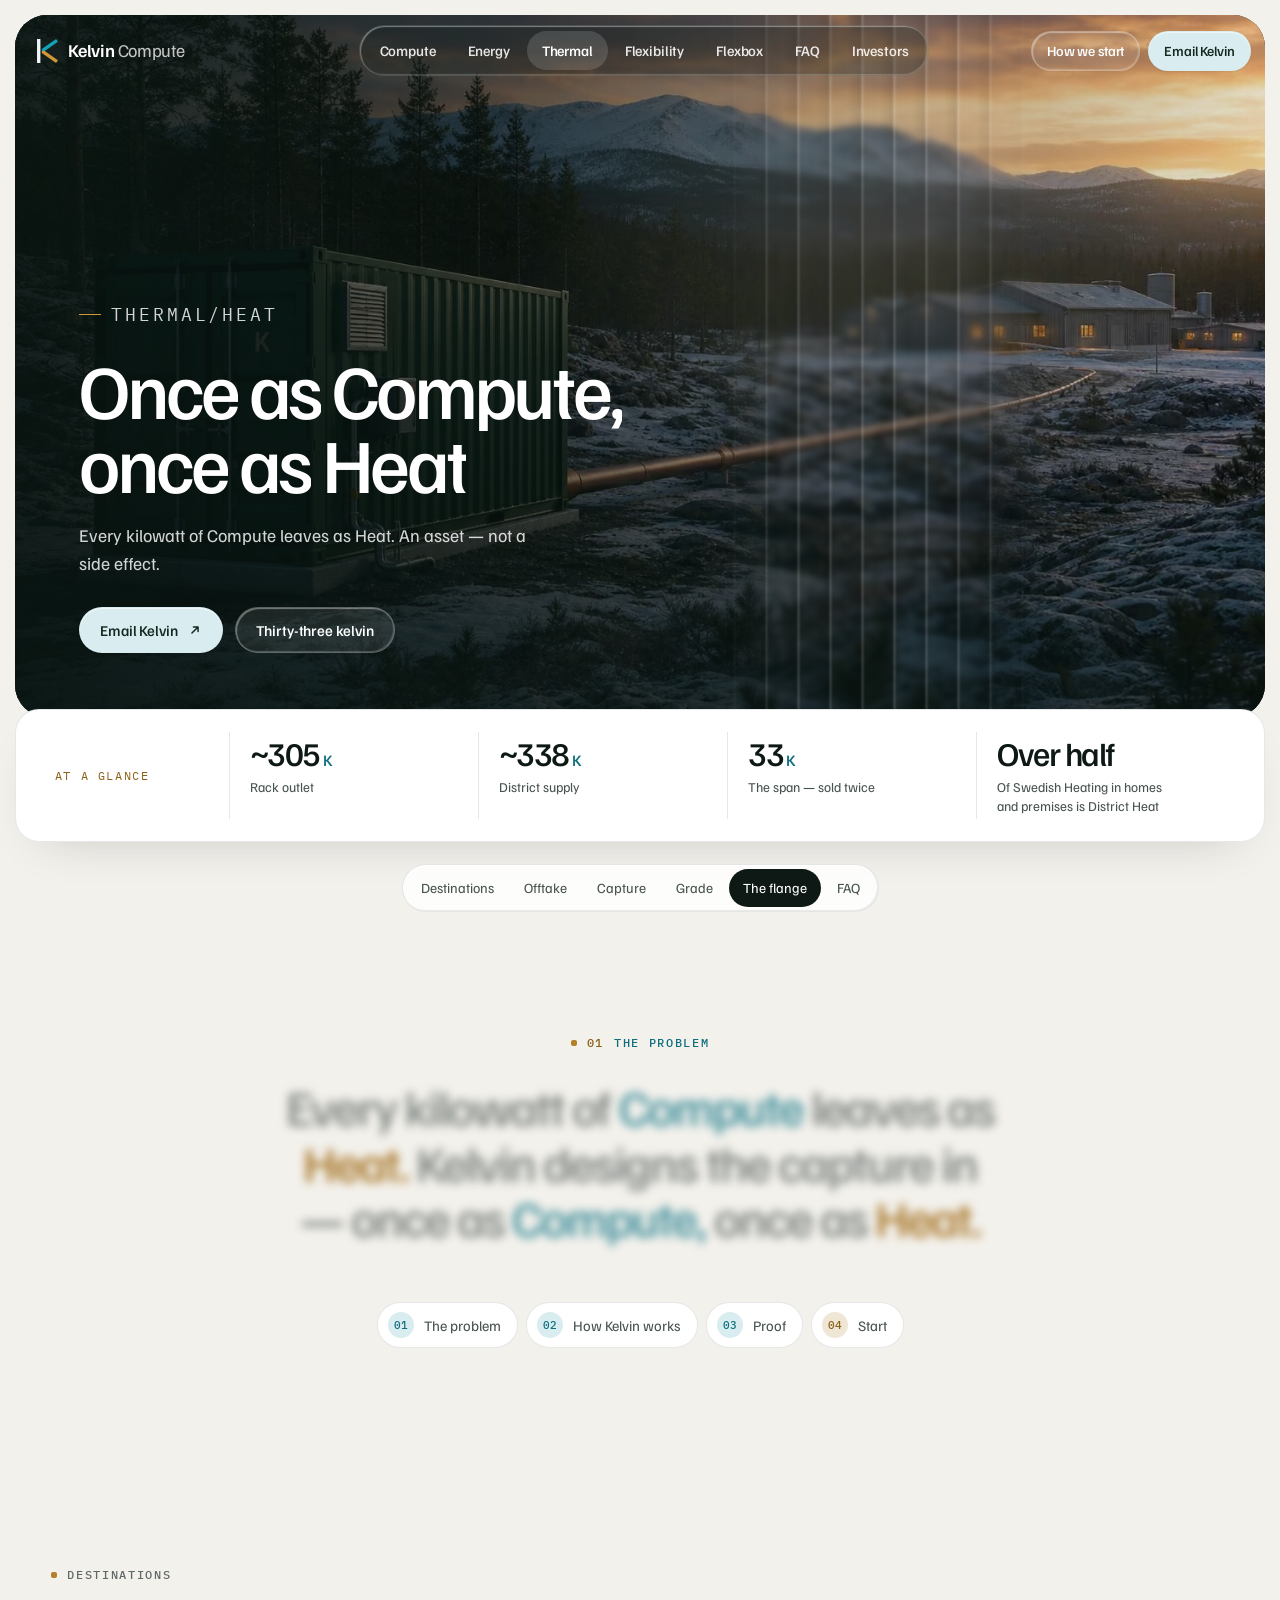
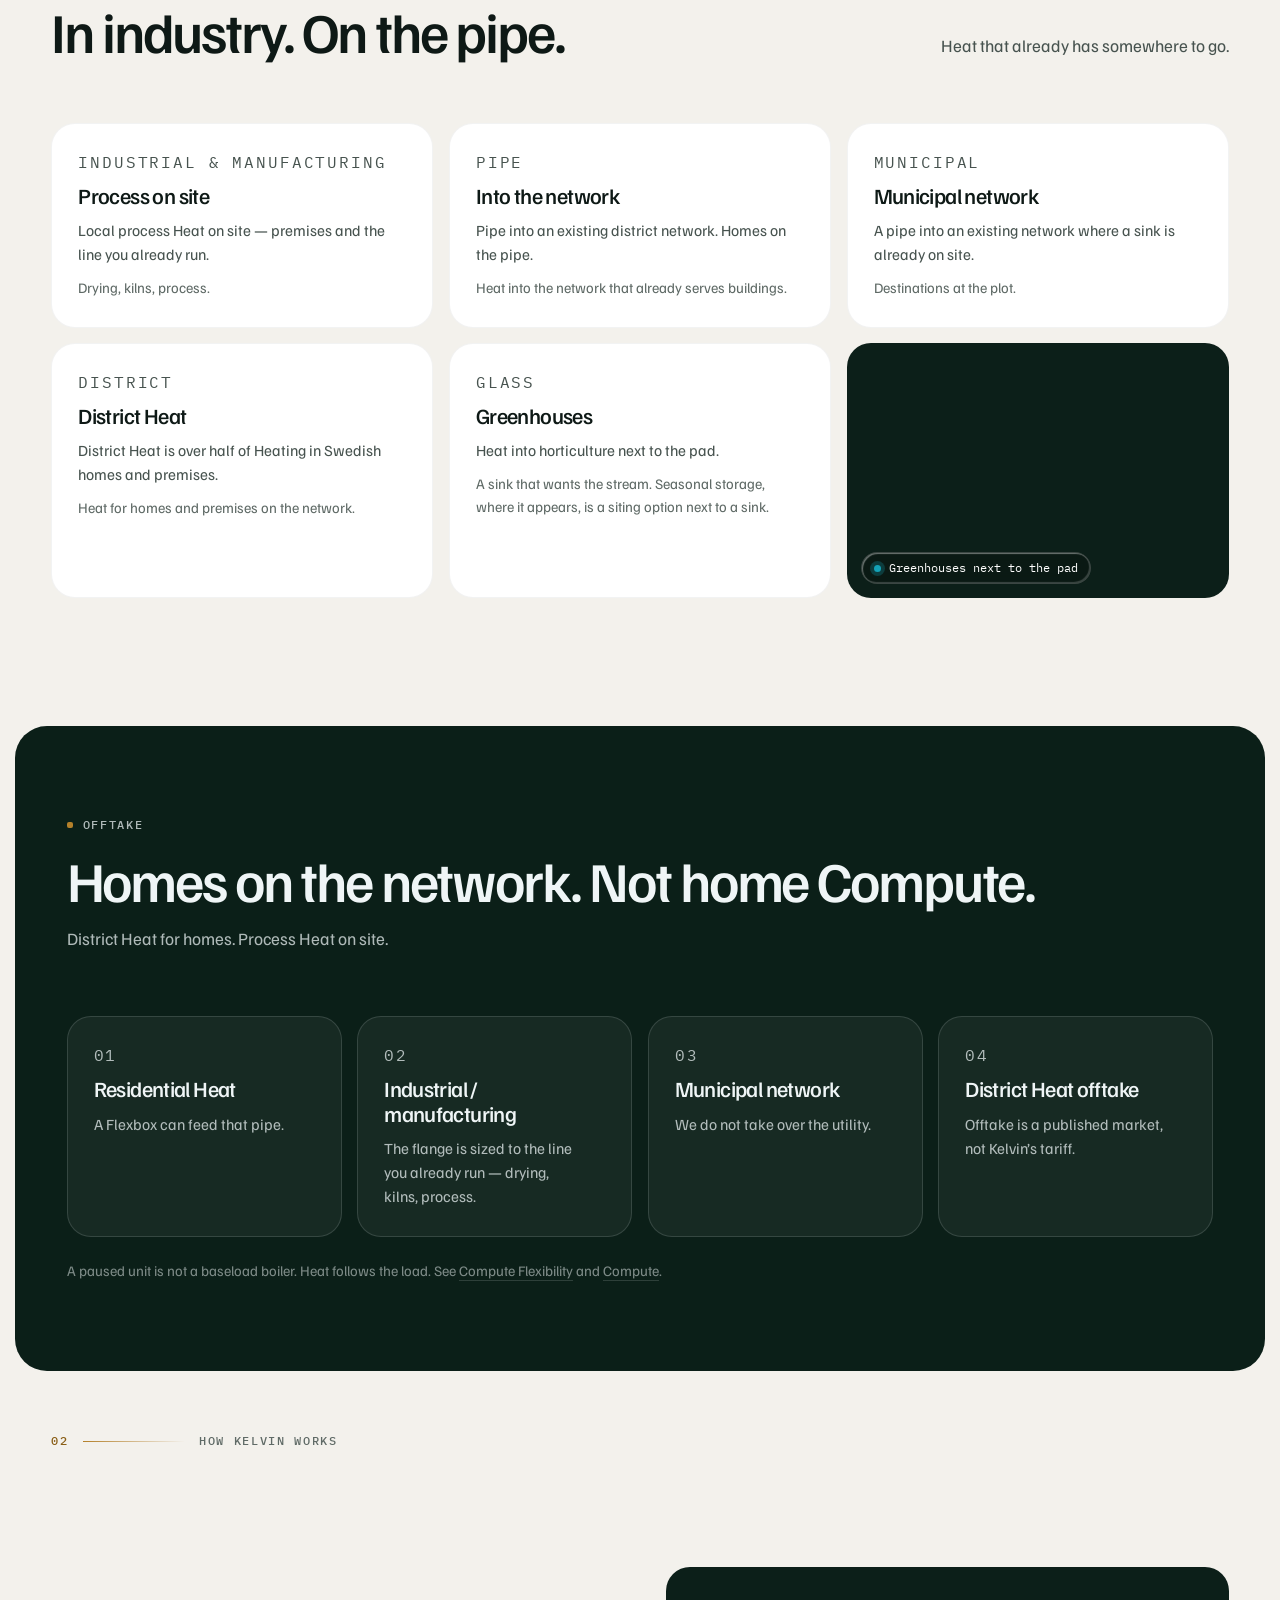
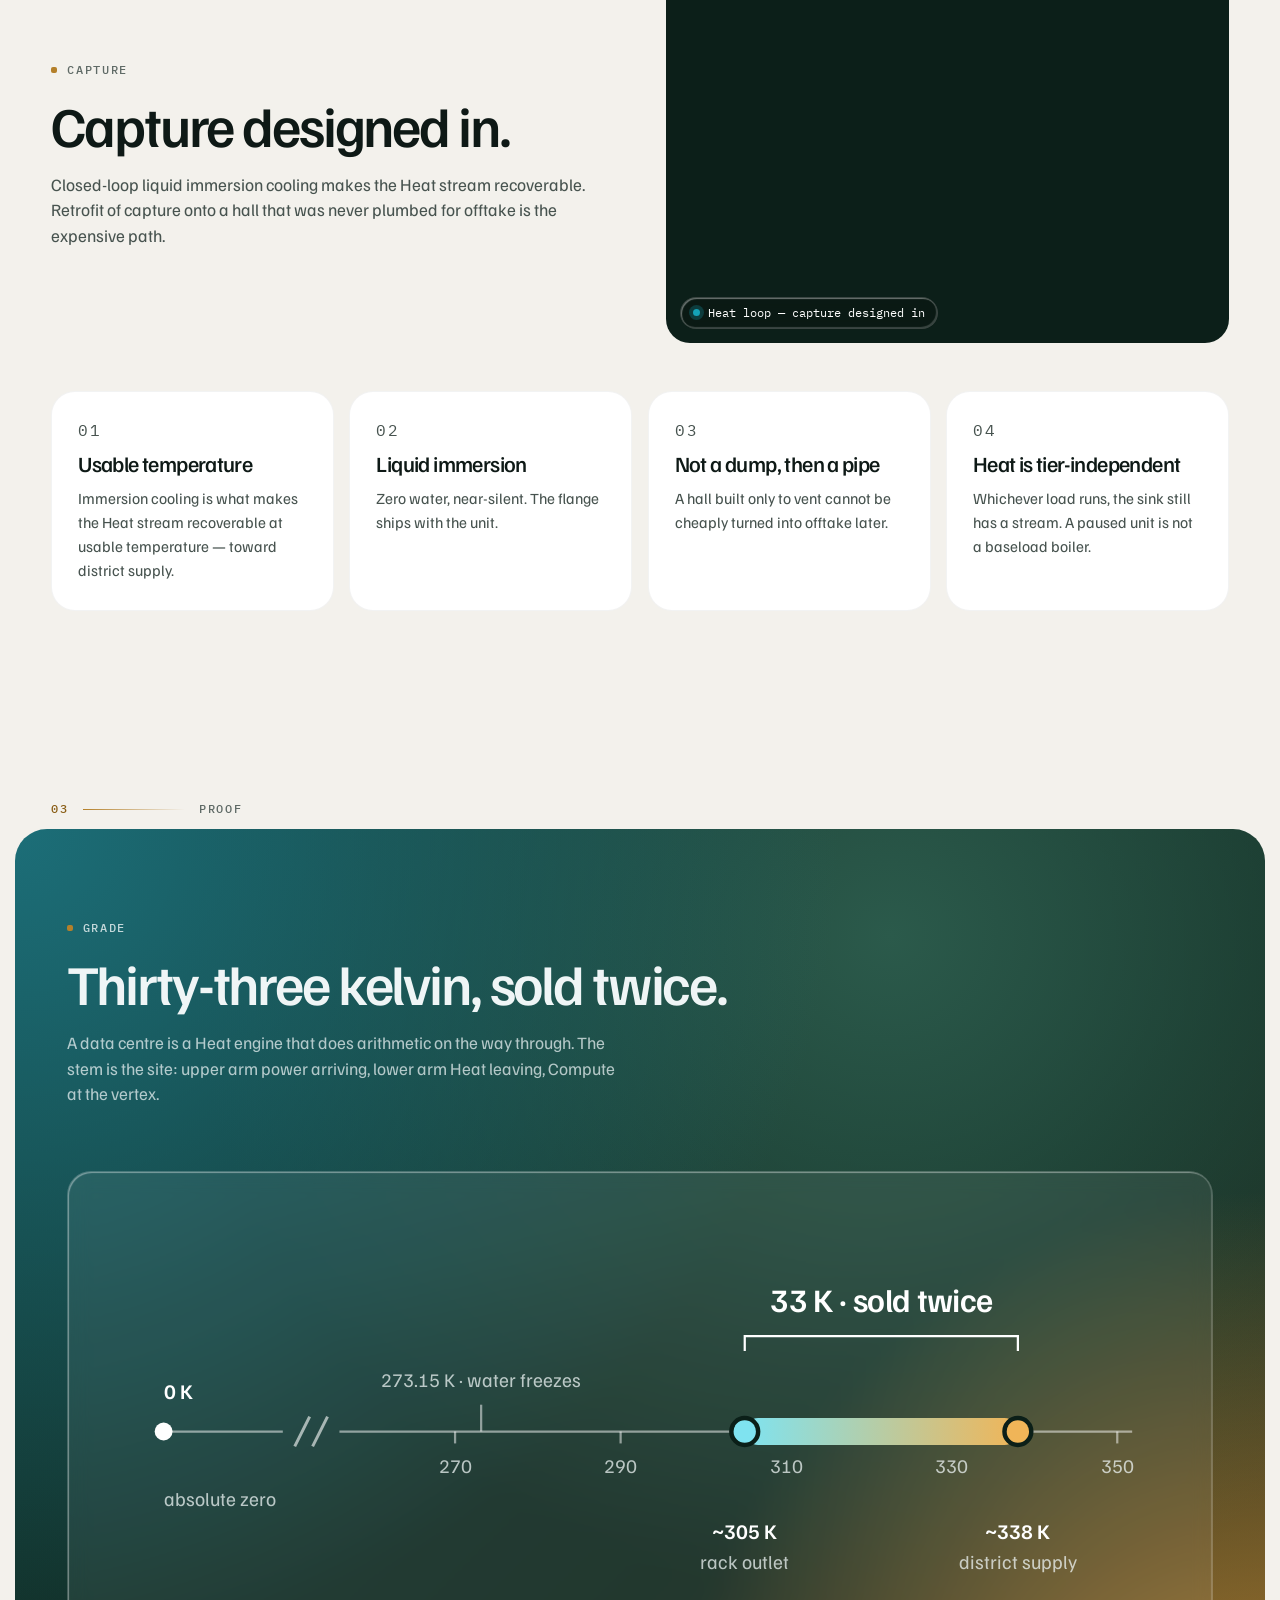
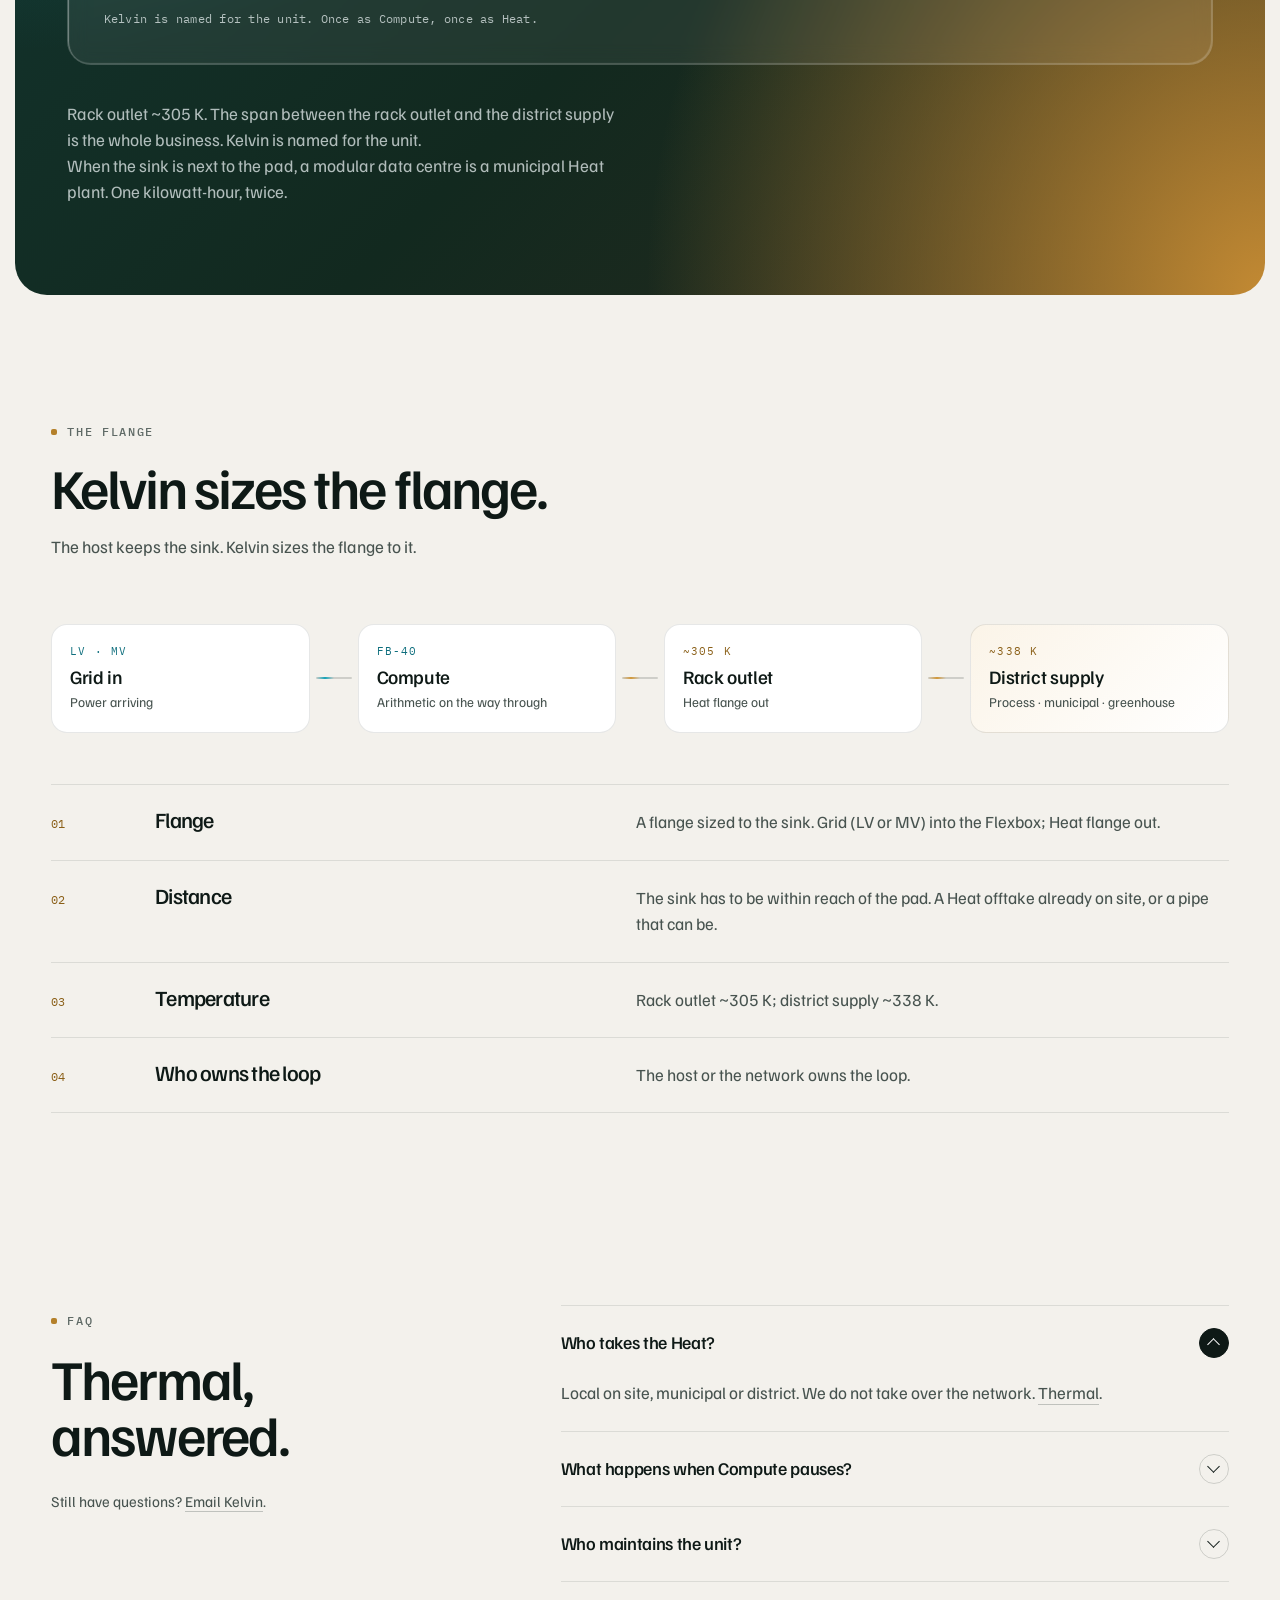
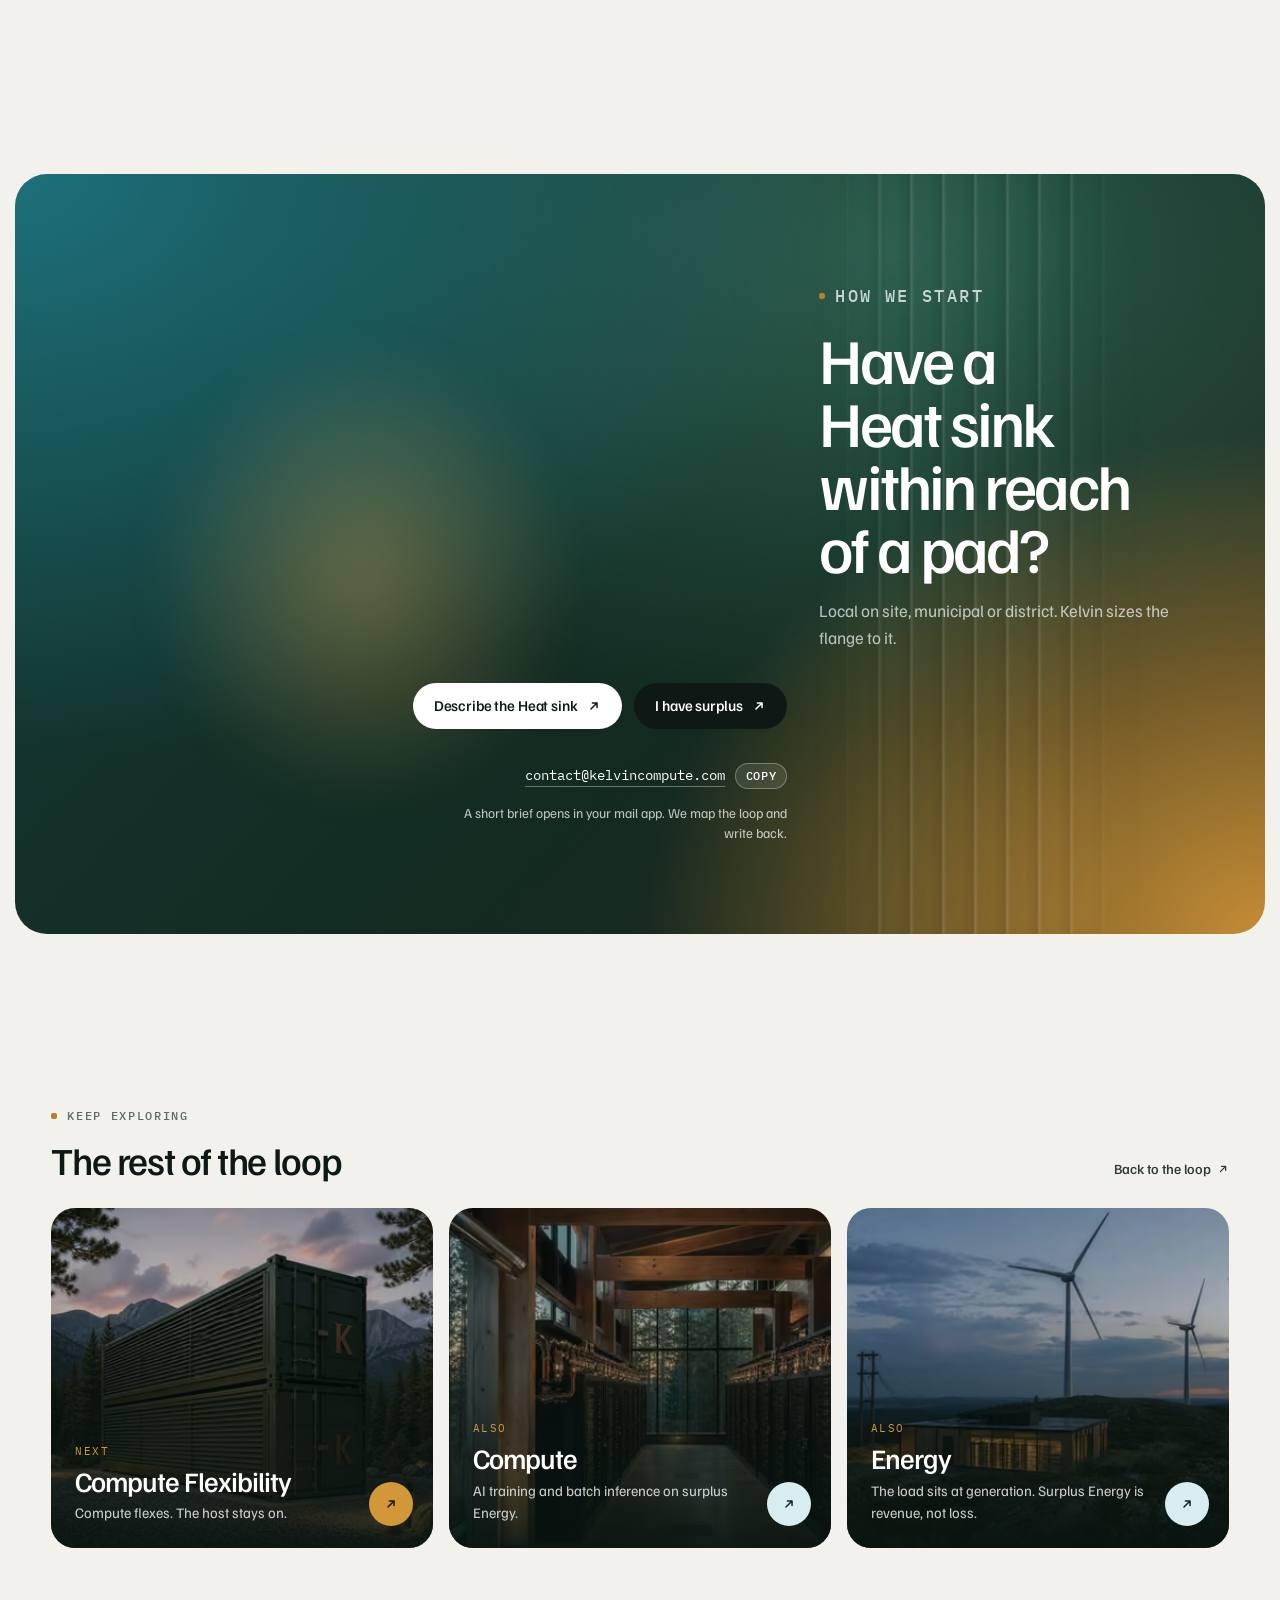
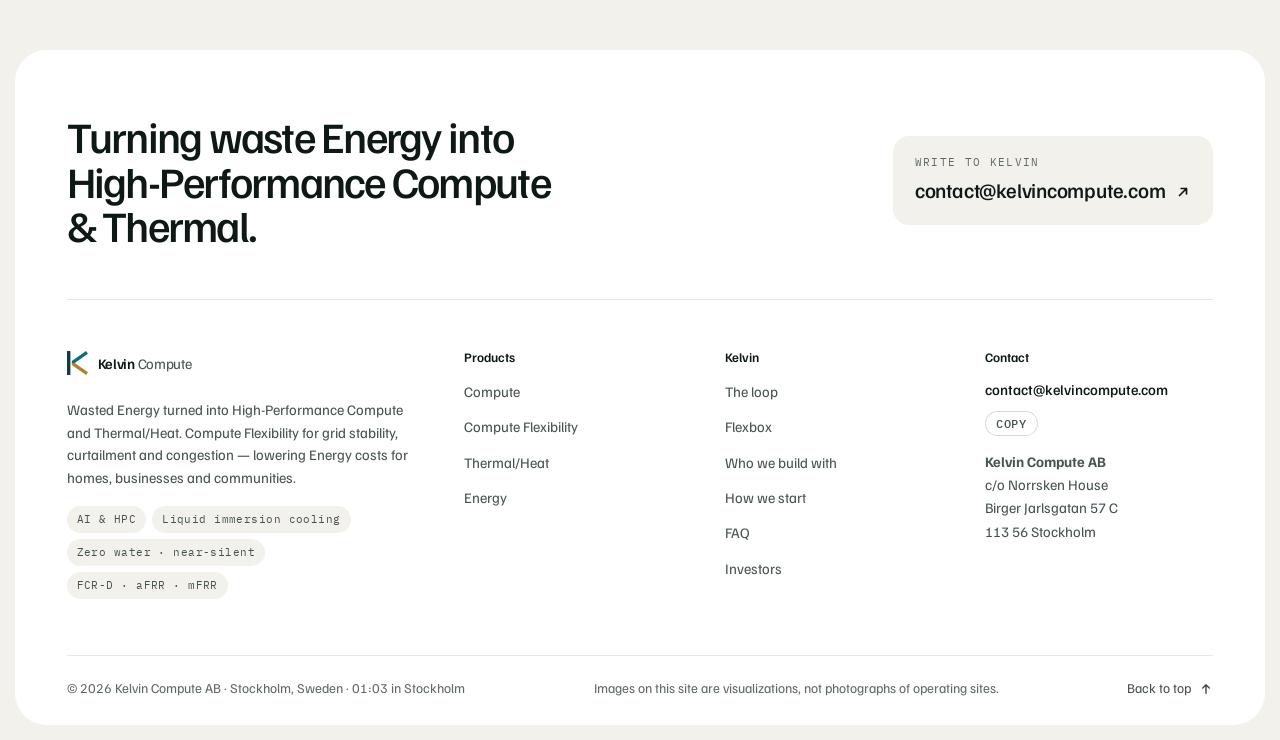
<file: thermal.html>
<!doctype html>
<html lang="en" class="no-js">
<head>
<meta charset="utf-8">

<meta name="viewport" content="width=device-width, initial-scale=1, viewport-fit=cover">
<title>Thermal/Heat — Kelvin Compute</title>
<meta name="description" content="Once as Compute, once as Heat. Every kilowatt of Compute leaves as Heat — an asset, not a side effect.">
<meta name="robots" content="index, follow, max-image-preview:large">
<link rel="canonical" href="https://kelvincompute.com/thermal.html">
<meta name="theme-color" content="#12291F">
<meta name="color-scheme" content="light">
<meta name="author" content="Kelvin Compute AB">
<meta property="og:type" content="website"><meta property="og:site_name" content="Kelvin Compute"><meta property="og:locale" content="en_GB">
<meta property="og:title" content="Thermal/Heat — Kelvin Compute"><meta property="og:description" content="Once as Compute, once as Heat. Every kilowatt of Compute leaves as Heat — an asset, not a side effect.">
<meta property="og:url" content="https://kelvincompute.com/thermal.html"><meta property="og:image" content="https://kelvincompute.com/og-image.png"><meta property="og:image:type" content="image/png">
<meta property="og:image:width" content="1200"><meta property="og:image:height" content="630"><meta property="og:image:alt" content="Kelvin Flexbox, a forest-green 40 ft ISO modular data centre with a copper K">
<meta name="twitter:card" content="summary_large_image"><meta name="twitter:title" content="Thermal/Heat — Kelvin Compute"><meta name="twitter:description" content="Once as Compute, once as Heat. Every kilowatt of Compute leaves as Heat — an asset, not a side effect."><meta name="twitter:image" content="https://kelvincompute.com/og-image.png"><meta name="twitter:image:alt" content="Kelvin Flexbox, a forest-green 40 ft ISO modular data centre with a copper K">
<link rel="icon" href="favicon.svg" type="image/svg+xml"><link rel="icon" href="favicon-32.png" sizes="32x32" type="image/png">
<link rel="apple-touch-icon" href="apple-touch-icon.png"><link rel="manifest" href="site.webmanifest">
<link rel="preload" href="assets/fonts/familjen-grotesk-latin-wght-normal.woff2" as="font" type="font/woff2" crossorigin>
<link rel="preload" as="image" type="image/avif" imagesrcset="assets/img/heat-pipe-480.avif 480w, assets/img/heat-pipe-640.avif 640w, assets/img/heat-pipe-1024.avif 1024w, assets/img/heat-pipe-1536.avif 1536w" imagesizes="100vw" fetchpriority="high">
<script>document.documentElement.classList.remove("no-js")</script>
<style> @font-face{font-family:"Familjen Grotesk";src:url(assets/fonts/familjen-grotesk-latin-wght-normal.woff2) format("woff2");font-weight:400 700;font-style:normal;font-display:swap;unicode-range:U+0000-00FF,U+0131,U+0152-0153,U+02BB-02BC,U+02C6,U+02DA,U+02DC,U+0304,U+0308,U+0329,U+2000-206F,U+20AC,U+2122,U+2191,U+2193,U+2212,U+2215,U+FEFF,U+FFFD}@font-face{font-family:"Familjen Grotesk";src:url(assets/fonts/familjen-grotesk-latin-ext-wght-normal.woff2) format("woff2");font-weight:400 700;font-style:normal;font-display:swap;unicode-range:U+0100-02BA,U+02BD-02C5,U+02C7-02CC,U+02CE-02D7,U+02DD-02FF,U+0304,U+0308,U+0329,U+1D00-1DBF,U+1E00-1E9F,U+1EF2-1EFF,U+2020,U+20A0-20AB,U+20AD-20C0,U+2113,U+2C60-2C7F,U+A720-A7FF}@font-face{font-family:"Familjen Grotesk";src:url(assets/fonts/familjen-grotesk-latin-wght-italic.woff2) format("woff2");font-weight:400 700;font-style:italic;font-display:swap}@font-face{font-family:"Kelvin Fallback";src:local("Arial"),local("ArialMT"),local("Arimo"),local("Liberation Sans"),local("Helvetica Neue"),local("Helvetica");size-adjust:96.3%;ascent-override:106.5%;descent-override:23.4%;line-gap-override:0%}@font-face{font-family:"IBM Plex Mono";src:url(assets/fonts/ibm-plex-mono-latin-400-normal.woff2) format("woff2");font-weight:400;font-display:swap}@font-face{font-family:"IBM Plex Mono";src:url(assets/fonts/ibm-plex-mono-latin-500-normal.woff2) format("woff2");font-weight:500;font-display:swap}:root{--canvas:#F3F1EC;--paper:#FFFFFF;--paper-2:#FAF9F6;--ink:#0E1916;--ink-2:#47534F;--ink-3:#5F6A66;--line:rgba(14,25,22,.10);--line-2:rgba(14,25,22,.16);--green:#12291F;--green-2:#1A3A2D;--deep:#0B1F18;--teal:#0E6E7D;--teal-l:#14A2B7;--ice:#D9ECEF;--copper:#B4802A;--copper-l:#D19738;--sand:#EFE6D6;--on-dark:#EFF5F6;--on-dark-2:rgba(239,245,246,.72);--on-dark-3:rgba(239,245,246,.5);--line-dark:rgba(239,245,246,.14);--r-xl:32px;--r-lg:24px;--r-md:16px;--r-sm:10px;--gutter:clamp(10px,1.2vw,16px);--wrap:1240px;--pad:clamp(20px,4vw,56px);--sans:"Familjen Grotesk","Kelvin Fallback",ui-sans-serif,system-ui,-apple-system,"Segoe UI",sans-serif;--mono:"IBM Plex Mono",ui-monospace,SFMono-Regular,Menlo,monospace;--ease:cubic-bezier(.2,.7,.1,1);--thermal:radial-gradient(120% 140% at 0% 0%,#1C6E78 0%,rgba(28,110,120,0) 55%),radial-gradient(90% 120% at 100% 100%,#C38A33 0%,rgba(195,138,51,0) 55%),radial-gradient(80% 90% at 70% 10%,#2B5A4B 0%,rgba(43,90,75,0) 70%),linear-gradient(135deg,#123A36,#12291F 60%,#2A2A1C)}*,*::before,*::after{box-sizing:border-box}html{-webkit-text-size-adjust:100%;scroll-behavior:smooth;scroll-padding-top:96px}body{margin:0;background:var(--canvas);color:var(--ink);font-family:var(--sans);font-size:17px;line-height:1.55;-webkit-font-smoothing:antialiased;text-rendering:optimizeLegibility;font-feature-settings:"ss01","tnum" 0}img,svg,picture{display:block;max-width:100%}img{height:auto}a{color:inherit}button{font:inherit;color:inherit}h1,h2,h3,h4{margin:0;font-weight:500;letter-spacing:-.035em;line-height:1.02}p{margin:0}ul,ol{margin:0;padding:0;list-style:none}:focus-visible{outline:2px solid var(--teal-l);outline-offset:3px;border-radius:6px}.sr-only{position:absolute!important;width:1px;height:1px;padding:0;margin:-1px;overflow:hidden;clip:rect(0,0,0,0);white-space:nowrap;border:0}.skip-link{position:fixed;left:16px;top:-80px;z-index:200;background:var(--ink);color:#fff;padding:10px 16px;border-radius:999px;text-decoration:none;transition:top .2s}.skip-link:focus{top:16px}.svg-defs{position:absolute;width:0;height:0;overflow:hidden}.nowrap{white-space:nowrap}.wrap{width:min(100% - 2*var(--pad),var(--wrap));margin-inline:auto}.card{margin:0 var(--gutter);border-radius:var(--r-xl);overflow:hidden;position:relative;isolation:isolate}.section{padding-block:clamp(72px,10vw,140px)}.section--tight{padding-block:clamp(48px,6vw,88px)}.eyebrow{font-family:var(--mono);font-size:12px;font-weight:500;letter-spacing:.14em;text-transform:uppercase;color:var(--ink-3);display:inline-flex;align-items:center;gap:10px}.eyebrow::before{content:"";width:6px;height:6px;border-radius:2px;background:var(--copper)}.on-dark .eyebrow,.eyebrow--light{color:var(--on-dark-3)}.eyebrow--center{justify-content:center}.display{font-size:clamp(44px,6.6vw,96px);letter-spacing:-.045em;line-height:.98}.h2{font-size:clamp(34px,4.4vw,64px)}.h3{font-size:clamp(24px,2.2vw,32px);letter-spacing:-.03em;line-height:1.08}.lead{font-size:clamp(17px,1.35vw,20px);color:var(--ink-2);line-height:1.5;max-width:32.87em}.on-dark{color:var(--on-dark)}.on-dark .lead{color:var(--on-dark-2)}.muted{color:var(--ink-3)}.mono{font-family:var(--mono);font-size:13px;letter-spacing:.02em}.head{display:grid;gap:18px;margin-bottom:clamp(36px,5vw,64px)}.head--center{text-align:center;justify-items:center}.head--center .lead{margin-inline:auto}.head--split{grid-template-columns:1.1fr .9fr;align-items:end;gap:40px}.head--split .lead{justify-self:end}.btn{--bg:var(--ink);--fg:#fff;display:inline-flex;align-items:center;gap:10px;height:46px;padding:0 20px;border-radius:999px;background:var(--bg);color:var(--fg);font-size:15px;font-weight:500;letter-spacing:-.01em;text-decoration:none;border:1px solid transparent;cursor:pointer;transition:transform .25s var(--ease),background .25s,box-shadow .25s;white-space:nowrap}.btn:hover{transform:translateY(-1px)}.btn svg{width:14px;height:14px;transition:transform .25s var(--ease)}.btn:hover svg{transform:translate(2px,-2px)}.btn--ice{--bg:var(--ice);--fg:var(--green)}.btn--ice:hover{--bg:#E8F5F7;box-shadow:0 6px 24px rgba(20,162,183,.25)}.btn--copper{--bg:var(--copper-l);--fg:#1B1407}.btn--light{--bg:#fff;--fg:var(--ink)}.btn--ghost{--bg:rgba(255,255,255,.08);--fg:#fff;border-color:rgba(255,255,255,.28);backdrop-filter:blur(10px);-webkit-backdrop-filter:blur(10px)}.btn--ghost:hover{--bg:rgba(255,255,255,.16)}.btn--line{--bg:transparent;--fg:var(--ink);border-color:var(--line-2)}.btn--line:hover{--bg:#fff}.btn--sm{height:38px;padding:0 15px;font-size:14px}.link{display:inline-flex;align-items:center;gap:6px;font-size:14px;font-weight:500;text-decoration:none;color:inherit;opacity:.85}.link:hover{opacity:1}.link svg{width:12px;height:12px}.text-link{text-decoration:underline;text-decoration-thickness:1px;text-underline-offset:3px;text-decoration-color:color-mix(in srgb,currentColor 35%,transparent)}.text-link:hover{text-decoration-color:currentColor}.cta-row{display:flex;flex-wrap:wrap;gap:12px}.site-header{position:fixed;inset:var(--gutter) var(--gutter) auto;z-index:100;display:grid;grid-template-columns:1fr auto 1fr;align-items:center;padding:10px 14px 10px 22px;pointer-events:none}.site-header>*{pointer-events:auto}.brand{display:inline-flex;align-items:center;gap:10px;text-decoration:none;color:#fff;font-weight:600;font-size:18px;letter-spacing:-.02em;transition:color .3s}.brand svg{width:21px;height:24px}.brand__light{font-weight:400;opacity:.75}.brand .mk-dark{display:none}.nav-pill{display:flex;gap:2px;padding:5px;border-radius:999px;background:rgba(18,30,26,.28);border:1px solid rgba(255,255,255,.16);backdrop-filter:blur(18px) saturate(1.3);-webkit-backdrop-filter:blur(18px) saturate(1.3);transition:background .3s,border-color .3s}.nav-pill a{padding:8px 15px;border-radius:999px;color:#fff;text-decoration:none;font-size:14.5px;font-weight:500;letter-spacing:-.01em;opacity:.88;transition:background .2s,opacity .2s}.nav-pill a:hover,.nav-pill a[aria-current="page"]{background:rgba(255,255,255,.14);opacity:1}.header-cta{justify-self:end;display:flex;gap:8px;align-items:center}.header-cta .btn--ghost{height:40px}.header-cta .btn--ice{height:40px}.nav-toggle{display:none}.site-header.is-solid .nav-pill{background:rgba(255,255,255,.78);border-color:var(--line)}.site-header.is-solid .nav-pill a{color:var(--ink)}.site-header.is-solid .nav-pill a:hover,.site-header.is-solid .nav-pill a[aria-current="page"]{background:rgba(14,25,22,.06)}.site-header.is-solid .brand{color:var(--ink)}.site-header.is-solid .brand .mk-dark{display:block}.site-header.is-solid .brand .mk-light{display:none}.site-header.is-solid .header-cta .btn--ghost{--fg:var(--ink);--bg:rgba(255,255,255,.7);border-color:var(--line)}.mobile-nav{display:none}.hero{margin:var(--gutter);margin-bottom:0;min-height:min(100svh - 2*var(--gutter),940px);border-radius:var(--r-xl);overflow:hidden;position:relative;isolation:isolate;color:#fff;display:flex;align-items:flex-end;background:var(--deep)}.hero__media{position:absolute;inset:0;z-index:-2}.hero__media img{width:100%;height:100%;object-fit:cover;object-position:62% 55%}@keyframes heroZoom{to{transform:scale(1)}}.hero__shade{position:absolute;inset:0;z-index:-1;background:linear-gradient(90deg,rgba(8,20,16,.86) 0%,rgba(8,20,16,.55) 38%,rgba(8,20,16,.05) 70%),linear-gradient(0deg,rgba(8,20,16,.6),rgba(8,20,16,0) 45%)}.ribs{position:absolute;top:0;bottom:0;z-index:-1;pointer-events:none;backdrop-filter:blur(7px) brightness(1.06);-webkit-backdrop-filter:blur(7px) brightness(1.06);background:repeating-linear-gradient(90deg,rgba(255,255,255,.16) 0,rgba(255,255,255,.02) 3px,rgba(255,255,255,0) 18px,rgba(0,0,0,.10) 30px,rgba(255,255,255,.10) 32px);-webkit-mask-image:linear-gradient(90deg,transparent,#000 22%,#000 78%,transparent);mask-image:linear-gradient(90deg,transparent,#000 22%,#000 78%,transparent)}.hero .ribs{left:42%;width:30%}.hero__inner{width:100%;padding:clamp(28px,5vw,72px);padding-top:140px;display:grid;grid-template-columns:minmax(0,1.25fr) minmax(0,.75fr);align-items:end;gap:32px}.hero__kicker{font-family:var(--mono);font-size:12.5px;letter-spacing:.16em;text-transform:uppercase;color:rgba(255,255,255,.7);margin-bottom:22px;display:flex;align-items:center;gap:10px}.hero__kicker::before{content:"";width:22px;height:1px;background:var(--copper-l)}.hero h1{font-size:clamp(46px,6.2vw,94px);letter-spacing:-.048em;line-height:.96;max-width:7.37em;text-wrap:balance}.hero h1 .accent{background:linear-gradient(90deg,#9DDBE4,#E9C58A);-webkit-background-clip:text;background-clip:text;color:transparent}.hero__tag{margin-top:24px;font-size:clamp(17px,1.4vw,20px);color:rgba(255,255,255,.82);max-width:26.07em}.hero .cta-row{margin-top:34px}.hero__float{justify-self:end;width:min(100%,300px);border-radius:var(--r-md);background:rgba(15,28,24,.38);border:1px solid rgba(255,255,255,.2);backdrop-filter:blur(16px);-webkit-backdrop-filter:blur(16px);padding:8px;text-decoration:none;color:#fff;transition:transform .3s var(--ease)}.hero__float:hover{transform:translateY(-3px)}.hero__float img{border-radius:10px;aspect-ratio:16/10;object-fit:cover;width:100%}.hero__float-cap{display:flex;justify-content:space-between;align-items:center;padding:10px 6px 4px;font-size:13.5px}.hero__float-cap span{font-family:var(--mono);font-size:11px;opacity:.7}.reveal-up{opacity:0;transform:translateY(24px);animation:up .9s var(--ease) forwards}.reveal-up.d1{animation-delay:.12s}.reveal-up.d2{animation-delay:.24s}.reveal-up.d3{animation-delay:.36s}.reveal-up.d4{animation-delay:.6s}@keyframes up{to{opacity:1;transform:none}}.facts{padding:34px 0 10px;overflow:hidden}.facts__label{text-align:center;font-family:var(--mono);font-size:11.5px;letter-spacing:.14em;text-transform:uppercase;color:var(--ink-3);margin-bottom:20px}.marquee{display:flex;width:max-content;animation:marq 48s linear infinite;-webkit-mask-image:linear-gradient(90deg,transparent,#000 10%,#000 90%,transparent)}.facts:hover .marquee{animation-play-state:paused}.marquee ul{display:flex;gap:56px;padding-right:56px;align-items:center}.marquee li{display:flex;align-items:center;gap:12px;font-size:clamp(20px,2vw,27px);letter-spacing:-.03em;color:#5E6965;font-weight:500;white-space:nowrap}.marquee li svg{width:18px;height:18px;color:var(--copper)}.facts-mask{-webkit-mask-image:linear-gradient(90deg,transparent,#000 12%,#000 88%,transparent);mask-image:linear-gradient(90deg,transparent,#000 12%,#000 88%,transparent)}@keyframes marq{to{transform:translateX(-50%)}}.statement{padding-block:clamp(110px,14vw,200px);text-align:center}.statement p.big{font-size:clamp(30px,3.9vw,56px);letter-spacing:-.04em;line-height:1.12;max-width:13.60em;margin-inline:auto;font-weight:500;text-wrap:balance}.statement .w{--b:8px;--o:.18;transition:filter .5s,opacity .5s,color .5s;filter:blur(var(--b,0));opacity:var(--o,1)}.statement .w.hl{color:var(--teal)}.statement .w.hh{color:var(--copper)}.statement .cta-row{justify-content:center;margin-top:44px}.loop{background:var(--thermal);color:var(--on-dark);padding:clamp(56px,7vw,96px) 0 clamp(36px,4vw,56px)}.loop::after{content:"";position:absolute;inset:0;z-index:-1;background:url("data:image/svg+xml,%3Csvg xmlns='http://www.w3.org/2000/svg' width='160' height='160'%3E%3Cfilter id='n'%3E%3CfeTurbulence baseFrequency='.9' numOctaves='2'/%3E%3C/filter%3E%3Crect width='100%25' height='100%25' filter='url(%23n)' opacity='.07'/%3E%3C/svg%3E")}.tabs{display:grid;grid-template-columns:repeat(6,1fr);gap:4px;padding:5px;border-radius:999px;background:rgba(255,255,255,.08);border:1px solid rgba(255,255,255,.14);backdrop-filter:blur(12px);-webkit-backdrop-filter:blur(12px);max-width:980px;margin:0 auto 22px}.tab{position:relative;border:0;background:none;padding:11px 10px;border-radius:999px;font-size:14.5px;font-weight:500;color:var(--on-dark-2);cursor:pointer;overflow:hidden;transition:color .25s,background .25s}.tab:hover{color:#fff}.tab[aria-selected="true"]{background:#fff;color:var(--green)}.tab .bar{position:absolute;left:18%;right:18%;bottom:5px;height:2px;border-radius:2px;background:rgba(18,41,31,.15);overflow:hidden;opacity:0}.tab[aria-selected="true"] .bar{opacity:1}.tab .bar i{position:absolute;inset:0;background:var(--copper);transform-origin:left;transform:scaleX(var(--p,0))}.panels{max-width:1120px;margin:0 auto;position:relative}.panel{display:grid;grid-template-columns:.9fr 1.1fr;gap:clamp(24px,4vw,56px);align-items:center;padding:clamp(22px,3vw,36px);border-radius:var(--r-lg);background:rgba(255,255,255,.07);border:1px solid rgba(255,255,255,.14);backdrop-filter:blur(10px);-webkit-backdrop-filter:blur(10px);min-height:440px}.panel[hidden]{display:none}.panel.is-in{animation:panelIn .6s var(--ease)}@keyframes panelIn{from{opacity:0;transform:translateY(10px)}}.panel__n{font-family:var(--mono);font-size:12px;color:var(--copper-l);letter-spacing:.1em}.panel h3{font-size:clamp(28px,3vw,42px);margin:14px 0 16px}.panel p{color:var(--on-dark-2);font-size:17px;max-width:24.93em}.panel ul{margin-top:22px;display:grid;gap:10px}.panel li{display:flex;gap:12px;align-items:flex-start;font-size:15.5px;color:var(--on-dark)}.panel li::before{content:"";flex:none;width:7px;height:7px;margin-top:9px;border-radius:2px;background:var(--teal-l)}.panel__viz{border-radius:var(--r-md);overflow:hidden;aspect-ratio:3/2;position:relative;background:#0c1f19}.panel__viz img{width:100%;height:100%;object-fit:cover}.panel__viz .chip{position:absolute;left:14px;bottom:14px}.chip{display:inline-flex;align-items:center;gap:8px;padding:7px 12px;border-radius:999px;background:rgba(10,22,18,.6);border:1px solid rgba(255,255,255,.2);backdrop-filter:blur(10px);-webkit-backdrop-filter:blur(10px);font-family:var(--mono);font-size:11.5px;color:#fff}.chip i{width:7px;height:7px;border-radius:50%;background:var(--teal-l);box-shadow:0 0 0 4px rgba(20,162,183,.25)}.loop__foot{display:flex;justify-content:center;margin-top:22px}.pause{display:inline-flex;align-items:center;gap:8px;border:1px solid rgba(255,255,255,.2);background:rgba(255,255,255,.08);color:#fff;border-radius:999px;padding:7px 14px;font-size:13px;cursor:pointer}.pause svg{width:12px;height:12px}.numbers{display:grid;grid-template-columns:1.1fr repeat(4,1fr);gap:28px;align-items:start;padding-block:clamp(64px,8vw,110px);border-bottom:1px solid var(--line)}.numbers h2{font-size:clamp(30px,3vw,44px)}.num__v{font-size:clamp(40px,4.4vw,64px);letter-spacing:-.05em;line-height:1;font-weight:500;font-variant-numeric:tabular-nums}.num__v small{font-size:.5em;letter-spacing:-.02em;margin-left:2px;color:var(--copper)}.num__l{margin-top:12px;font-size:14.5px;color:var(--ink-2);max-width:14.73em}.num__s{margin-top:8px;font-family:var(--mono);font-size:11px;color:var(--ink-3);letter-spacing:.06em;text-transform:uppercase}.bento{display:grid;grid-template-columns:repeat(6,1fr);gap:var(--gutter)}.tile{background:var(--paper);border-radius:var(--r-lg);padding:26px;display:flex;flex-direction:column;gap:14px;position:relative;overflow:hidden;border:1px solid rgba(14,25,22,.05);transition:transform .35s var(--ease),box-shadow .35s}.tile:hover{transform:translateY(-3px);box-shadow:0 18px 50px -20px rgba(14,25,22,.25)}.tile__top{display:flex;justify-content:space-between;align-items:center}.tile__k{font-family:var(--mono);font-size:11px;letter-spacing:.14em;text-transform:uppercase;color:var(--ink-3)}.tile h3{font-size:clamp(22px,1.9vw,28px);letter-spacing:-.03em}.tile p{color:var(--ink-2);font-size:15.5px;max-width:26.07em}.tile__viz{margin-top:auto;border-radius:var(--r-md);background:var(--paper-2);border:1px solid var(--line);padding:18px;min-height:200px}.t-wide{grid-column:span 6}.t-4{grid-column:span 4}.t-3{grid-column:span 3}.t-2{grid-column:span 2}.tile--hero{background:var(--thermal);color:var(--on-dark);display:grid;grid-template-columns:.8fr 1.2fr;gap:32px;padding:clamp(26px,3vw,40px);align-items:center}.tile--hero p{color:var(--on-dark-2)}.tile--hero .tile__k{color:var(--on-dark-3)}.tile--hero .shot{border-radius:var(--r-md);overflow:hidden;border:1px solid rgba(255,255,255,.18);background:#0c1f19;position:relative}.tile--hero .shot img{width:100%;aspect-ratio:3/2;object-fit:cover}.spec-mini{display:grid;grid-template-columns:repeat(3,1fr);gap:1px;margin-top:8px;border-radius:var(--r-sm);overflow:hidden;background:rgba(255,255,255,.14)}.spec-mini div{background:rgba(9,25,20,.55);padding:12px 14px}.spec-mini dt{font-family:var(--mono);font-size:10.5px;letter-spacing:.1em;text-transform:uppercase;color:var(--on-dark-3)}.spec-mini dd{margin:4px 0 0;font-size:19px;letter-spacing:-.02em}.tiers{display:grid;gap:10px}.tier{display:grid;grid-template-columns:110px 1fr auto;align-items:center;gap:12px;font-size:14px}.tier b{font-weight:500}.tier .track{height:8px;border-radius:8px;background:rgba(14,25,22,.07);overflow:hidden}.tier .track i{display:block;height:100%;border-radius:8px;background:linear-gradient(90deg,var(--teal),var(--teal-l));width:var(--w);transform-origin:left;transform:scaleX(0);transition:transform 1.2s var(--ease)}.in .tier .track i{transform:none}.tier span{font-family:var(--mono);font-size:11px;color:var(--ink-3)}.mkts{display:grid;gap:8px}.mkt{display:flex;justify-content:space-between;align-items:center;padding:11px 14px;border-radius:12px;background:#fff;border:1px solid var(--line);font-size:14px}.mkt b{font-family:var(--mono);font-weight:500;font-size:13px}.mkt .pill{font-family:var(--mono);font-size:11px;padding:3px 9px;border-radius:999px;background:var(--ice);color:var(--teal)}.kscale{position:relative;padding:8px 4px 0}.kscale__bar{height:12px;border-radius:12px;background:linear-gradient(90deg,#CFE3E8 0%,#9CCAD3 55%,#E7C48C 82%,#C98B2E 100%)}.kscale ol{display:grid;grid-template-columns:repeat(4,1fr);margin-top:14px;gap:8px}.kscale li{font-size:13px;color:var(--ink-2);border-left:1px solid var(--line-2);padding-left:10px}.kscale li b{display:block;font-family:var(--mono);font-size:13px;color:var(--ink);font-weight:500}.kscale li:nth-child(3) b{color:var(--teal)}.kscale li:nth-child(4) b{color:var(--copper)}.srcs{display:grid;grid-template-columns:1fr 1fr;gap:8px}.srcs li{display:flex;gap:10px;align-items:center;padding:10px 12px;border-radius:12px;background:#fff;border:1px solid var(--line);font-size:14px}.srcs svg{width:18px;height:18px;color:var(--teal);flex:none}.stack-list{display:flex;flex-wrap:wrap;gap:8px}.stack-list li{padding:8px 13px;border-radius:999px;background:#fff;border:1px solid var(--line);font-size:14px}.stack-list li.k{background:var(--green);color:#fff;border-color:var(--green)}.showcase{background:var(--deep);color:var(--on-dark);padding:clamp(56px,7vw,96px) 0}.showcase__grid{display:grid;grid-template-columns:1fr 1.25fr;gap:clamp(28px,4vw,64px);align-items:center}.seg{display:inline-flex;gap:3px;padding:4px;border-radius:999px;background:rgba(255,255,255,.07);border:1px solid var(--line-dark);flex-wrap:wrap}.seg button{border:0;background:none;color:var(--on-dark-2);padding:8px 14px;border-radius:999px;font-size:14px;cursor:pointer;transition:background .2s,color .2s}.seg button[aria-pressed="true"]{background:#fff;color:var(--green)}.seg--light{background:rgba(14,25,22,.05);border-color:var(--line)}.seg--light button{color:var(--ink-2)}.seg--light button[aria-pressed="true"]{background:var(--ink);color:#fff}.stage{position:relative;border-radius:var(--r-lg);overflow:hidden;aspect-ratio:3/2;background:#0c1f19;border:1px solid var(--line-dark)}.stage picture{position:absolute;inset:0;opacity:0;transition:opacity .7s var(--ease),transform 1.2s var(--ease);transform:scale(1.03)}.stage picture.is-on{opacity:1;transform:none}.stage img{width:100%;height:100%;object-fit:cover}.stage__cap{position:absolute;left:14px;bottom:14px;right:14px;display:flex;justify-content:space-between;gap:10px;align-items:flex-end}.spec-grid{display:grid;grid-template-columns:repeat(3,1fr);gap:1px;background:var(--line-dark);border-radius:var(--r-md);overflow:hidden;margin-top:32px}.spec-grid div{background:var(--deep);padding:18px}.spec-grid dt{font-family:var(--mono);font-size:11px;letter-spacing:.12em;text-transform:uppercase;color:var(--on-dark-3)}.spec-grid dd{margin:8px 0 0;font-size:clamp(20px,1.8vw,26px);letter-spacing:-.03em}.spec-grid dd small{display:block;font-size:13px;letter-spacing:0;color:var(--on-dark-2);margin-top:4px}.viz-note{margin-top:14px;font-size:12.5px;color:var(--on-dark-3);font-family:var(--mono)}.aud{display:grid;grid-template-columns:1fr 1fr;gap:var(--gutter);margin:0 var(--gutter)}.aud__card{position:relative;border-radius:var(--r-xl);overflow:hidden;min-height:560px;color:#fff;display:flex;align-items:flex-end;isolation:isolate}.aud__card picture{position:absolute;inset:0;z-index:-2}.aud__card img{width:100%;height:100%;object-fit:cover;transition:transform 1.4s var(--ease)}.aud__card:hover img{transform:scale(1.04)}.aud__card::before{content:"";position:absolute;inset:0;z-index:-1;background:linear-gradient(0deg,rgba(8,20,16,.92),rgba(8,20,16,.35) 55%,rgba(8,20,16,.1))}.aud__card .ribs{right:6%;width:34%}.aud__body{padding:clamp(26px,3.4vw,48px);display:grid;gap:14px;max-width:560px}.aud__body h3{font-size:clamp(30px,3.2vw,46px);letter-spacing:-.04em}.aud__body p{color:rgba(255,255,255,.8);font-size:16.5px}.aud__body ul{display:flex;flex-wrap:wrap;gap:6px;margin:4px 0 8px}.aud__body ul li{font-size:13px;padding:5px 11px;border-radius:999px;background:rgba(255,255,255,.12);border:1px solid rgba(255,255,255,.18)}.badge{position:absolute;top:24px;right:24px;width:72px;height:72px;border-radius:50%;display:grid;place-items:center;text-align:center;font-family:var(--mono);font-size:11px;line-height:1.15;color:var(--green)}.badge b{display:block;font-family:var(--sans);font-size:20px;letter-spacing:-.04em}.badge--ice{background:var(--ice)}.badge--copper{background:var(--copper-l);color:#1B1407}.proof{background:var(--paper);padding:clamp(48px,6vw,80px) clamp(22px,4vw,64px)}.cmp{border-top:1px solid var(--line)}.cmp__head,.cmp__row{display:grid;grid-template-columns:150px 1fr 1fr;gap:24px;padding:15px 0;border-bottom:1px solid var(--line);align-items:center}.cmp__head{font-family:var(--mono);font-size:11px;letter-spacing:.12em;text-transform:uppercase;color:var(--ink-3)}.cmp__head .win{color:var(--teal)}.cmp__row dt{font-family:var(--mono);font-size:12px;color:var(--ink-3);letter-spacing:.06em;text-transform:uppercase}.cmp__row dd{margin:0;font-size:15.5px}.cmp__row dd.win{display:flex;gap:10px;align-items:baseline;font-weight:500}.cmp__row dd.win::before{content:"";flex:none;width:8px;height:8px;border-radius:50%;background:var(--teal-l);transform:translateY(-1px)}.cmp__row dd.lose{color:var(--ink-3)}.big3{display:grid;grid-template-columns:repeat(3,1fr);gap:24px;margin-top:48px}.big3 .v{font-size:clamp(52px,6vw,88px);letter-spacing:-.05em;line-height:1;font-weight:500}.big3 .l{margin-top:10px;font-family:var(--mono);font-size:11.5px;letter-spacing:.12em;text-transform:uppercase;color:var(--ink-3)}.proof__foot{display:flex;justify-content:space-between;align-items:center;gap:16px;flex-wrap:wrap;margin-top:44px;padding-top:24px;border-top:1px solid var(--line)}.marks{display:flex;gap:10px;flex-wrap:wrap}.marks li{display:flex;align-items:center;gap:8px;padding:7px 12px;border:1px solid var(--line-2);border-radius:999px;font-family:var(--mono);font-size:12px;color:var(--ink-2)}.marks li svg{width:14px;height:14px;color:var(--teal)}.log{margin-top:8px;border:1px solid var(--line);border-radius:var(--r-md);overflow:hidden}.log__row{display:grid;grid-template-columns:76px 1fr auto;gap:16px;padding:13px 18px;border-bottom:1px solid var(--line);font-size:14.5px;align-items:center}.log__row:last-child{border:0}.log__row .t{font-family:var(--mono);font-size:12px;color:var(--ink-3)}.log__row .who{font-family:var(--mono);font-size:11.5px;padding:3px 9px;border-radius:999px;background:var(--ice);color:var(--teal)}.log__row .who.h{background:var(--sand);color:#7A541A}.who{display:grid;grid-template-columns:.9fr 1.1fr;gap:clamp(28px,4vw,64px);align-items:start}.who__list{border-top:1px solid var(--line)}.who__item{display:grid;grid-template-columns:44px 1fr auto;gap:12px;align-items:center;width:100%;text-align:left;background:none;border:0;border-bottom:1px solid var(--line);padding:16px 0;cursor:pointer;font-size:clamp(19px,1.6vw,23px);letter-spacing:-.025em;color:var(--ink-3);transition:color .2s,padding .3s var(--ease)}.who__item span:first-child{font-family:var(--mono);font-size:12px;letter-spacing:.06em}.who__item svg{width:16px;height:16px;opacity:0;transition:opacity .2s,transform .3s}.who__item[aria-selected="true"],.who__item:hover{color:var(--ink);padding-left:6px}.who__item[aria-selected="true"] svg{opacity:1}.who__panel{position:sticky;top:110px;background:var(--paper);border-radius:var(--r-lg);overflow:hidden;border:1px solid var(--line)}.who__panel[hidden]{display:none}.who__panel img{aspect-ratio:16/10;width:100%;object-fit:cover}.who__panel div{padding:24px 26px 28px;display:grid;gap:10px}.who__panel h3{font-size:clamp(24px,2.2vw,32px)}.who__panel p{color:var(--ink-2)}.who__group{margin:26px 0 8px;font-family:var(--mono);font-size:11.5px;letter-spacing:.14em;text-transform:uppercase;color:var(--copper)}.who__group:first-child{margin-top:0}.manifesto{min-height:620px;display:flex;align-items:flex-end;color:#fff}.manifesto picture{position:absolute;inset:0;z-index:-2}.manifesto img{width:100%;height:100%;object-fit:cover}.manifesto::before{content:"";position:absolute;inset:0;z-index:-1;background:linear-gradient(90deg,rgba(8,20,16,.88),rgba(8,20,16,.3) 70%)}.manifesto .ribs{left:58%;width:30%}.manifesto blockquote{margin:0;padding:clamp(28px,5vw,72px);max-width:880px}.manifesto blockquote p{font-size:clamp(32px,4vw,58px);letter-spacing:-.04em;line-height:1.05;font-weight:500;text-wrap:balance}.manifesto footer{margin-top:24px;font-size:15px;color:rgba(255,255,255,.8)}.manifesto footer b{display:block;color:#fff;font-weight:500}.faq{display:grid;grid-template-columns:.8fr 1.2fr;gap:clamp(28px,5vw,80px)}.faq__list{border-top:1px solid var(--line)}.faq details{border-bottom:1px solid var(--line)}.faq summary{list-style:none;cursor:pointer;display:flex;justify-content:space-between;gap:24px;align-items:center;padding:22px 0;font-size:clamp(17px,1.4vw,20px);letter-spacing:-.02em;font-weight:500}.faq summary::-webkit-details-marker{display:none}.faq summary i{flex:none;width:30px;height:30px;border-radius:50%;border:1px solid var(--line-2);display:grid;place-items:center;transition:transform .3s var(--ease),background .2s}.faq summary i::before{content:"";width:9px;height:9px;border-right:1.5px solid currentColor;border-bottom:1.5px solid currentColor;transform:translateY(-2px) rotate(45deg)}.faq details[open] summary i{transform:rotate(180deg);background:var(--ink);color:#fff;border-color:var(--ink)}.faq details>div{padding:0 56px 24px 0;color:var(--ink-2);display:grid;gap:10px}.faq__more{margin-top:28px;font-size:15px;color:var(--ink-2)}.cta{background:var(--thermal);color:#fff;padding:clamp(48px,7vw,96px) clamp(26px,5vw,72px);display:grid;grid-template-columns:1.3fr .7fr;gap:32px;align-items:end}.cta .ribs{right:10%;width:26%;opacity:.8}.cta h2{font-size:clamp(38px,5vw,76px);letter-spacing:-.045em;line-height:.98}.cta p{margin-top:20px;color:rgba(255,255,255,.8);max-width:28.34em;font-size:17px}.cta .cta-row{justify-content:flex-end}.cta__mail{display:block;margin-top:18px;font-family:var(--mono);font-size:13px;color:rgba(255,255,255,.75);text-align:right;text-decoration:none}.site-footer{margin:var(--gutter);margin-top:clamp(64px,8vw,110px);background:var(--paper);border-radius:var(--r-xl);padding:clamp(36px,5vw,64px) clamp(24px,4vw,64px) 26px}.site-footer .brand{color:var(--ink)}.site-footer .brand .mk-light{display:none}.site-footer .brand .mk-dark{display:block}.foot{display:grid;grid-template-columns:1.6fr repeat(3,1fr);gap:32px}.foot__line{margin-top:16px;color:var(--ink-2);font-size:14.5px;max-width:23.80em}.foot h2{font-size:13px;font-weight:600;letter-spacing:0;margin-bottom:14px}.foot li+li{margin-top:9px}.foot a{text-decoration:none;color:var(--ink-2);font-size:14.5px}.foot a:hover{color:var(--ink)}.foot address{font-style:normal;color:var(--ink-2);font-size:14.5px;line-height:1.6}.foot__bottom{display:flex;justify-content:space-between;gap:16px;flex-wrap:wrap;margin-top:56px;padding-top:22px;border-top:1px solid var(--line);font-size:13.5px;color:var(--ink-3)}.phero{margin:var(--gutter);border-radius:var(--r-xl);overflow:hidden;position:relative;isolation:isolate;color:#fff;min-height:min(78svh,720px);display:flex;align-items:flex-end;background:var(--deep)}.phero picture{position:absolute;inset:0;z-index:-2}.phero img{width:100%;height:100%;object-fit:cover}.phero::before{content:"";position:absolute;inset:0;z-index:-1;background:linear-gradient(90deg,rgba(8,20,16,.88),rgba(8,20,16,.35) 65%,rgba(8,20,16,.1)),linear-gradient(0deg,rgba(8,20,16,.55),transparent 50%)}.phero .ribs{left:55%;width:28%}.phero__inner{padding:clamp(28px,5vw,72px);padding-top:150px;max-width:980px}.phero h1{font-size:clamp(44px,6vw,88px);letter-spacing:-.048em;line-height:.97;text-wrap:balance}.phero p{margin-top:22px;font-size:clamp(17px,1.4vw,20px);color:rgba(255,255,255,.82);max-width:29.47em}.phero .cta-row{margin-top:30px}.subnav{position:sticky;top:84px;z-index:50;display:flex;justify-content:center;margin:22px 0 0;pointer-events:none}.subnav__in{pointer-events:auto;display:flex;gap:2px;padding:4px;border-radius:999px;background:rgba(255,255,255,.82);border:1px solid var(--line);backdrop-filter:blur(14px);-webkit-backdrop-filter:blur(14px);overflow-x:auto;max-width:calc(100% - 24px);scrollbar-width:none}.subnav a{padding:8px 14px;border-radius:999px;text-decoration:none;font-size:14px;color:var(--ink-2);white-space:nowrap}.subnav a:hover,.subnav a.is-on{background:var(--ink);color:#fff}.grid{display:grid;gap:var(--gutter)}.g2{grid-template-columns:repeat(2,1fr)}.g3{grid-template-columns:repeat(3,1fr)}.g4{grid-template-columns:repeat(4,1fr)}.box{background:var(--paper);border-radius:var(--r-lg);padding:26px 26px 28px;border:1px solid rgba(14,25,22,.05);display:flex;flex-direction:column;gap:10px}.box__k{font-family:var(--mono);font-size:11.5px;letter-spacing:.12em;text-transform:uppercase;color:var(--copper)}.box h3{font-size:clamp(21px,1.7vw,25px);letter-spacing:-.028em;line-height:1.12}.box p{color:var(--ink-2);font-size:15.5px}.box p.sub{color:var(--ink-3);font-size:14.5px}.box--dark{background:var(--deep);color:var(--on-dark);border-color:transparent}.box--dark p{color:var(--on-dark-2)}.split{display:grid;grid-template-columns:1fr 1fr;gap:clamp(28px,4vw,64px);align-items:center}.figure{border-radius:var(--r-lg);overflow:hidden;position:relative;background:#0c1f19}.figure img{width:100%;aspect-ratio:3/2;object-fit:cover}.figure figcaption{position:absolute;left:14px;bottom:14px}.darkband{background:var(--deep);color:var(--on-dark);padding:clamp(56px,7vw,96px) 0}.darkband .box{background:rgba(255,255,255,.05);border-color:var(--line-dark);color:var(--on-dark)}.darkband .box p{color:var(--on-dark-2)}.darkband .head .lead{color:var(--on-dark-2)}.gradband{background:var(--thermal);color:var(--on-dark);padding:clamp(56px,7vw,96px) 0}.gradband .box{background:rgba(255,255,255,.08);border-color:rgba(255,255,255,.14);color:var(--on-dark);backdrop-filter:blur(10px)}.gradband .box p{color:var(--on-dark-2)}.gradband .box__k,.darkband .box__k{color:var(--copper-l)}.gradband .lead{color:var(--on-dark-2)}.steps{counter-reset:s;display:grid;gap:0;border-top:1px solid var(--line)}.steps li{display:grid;grid-template-columns:80px 1fr 1.3fr;gap:24px;padding:24px 0;border-bottom:1px solid var(--line);align-items:baseline}.steps .n{font-family:var(--mono);font-size:12px;color:var(--copper)}.steps h3{font-size:clamp(20px,1.7vw,24px)}.steps p{color:var(--ink-2)}.note{margin-top:22px;font-size:14.5px;color:var(--ink-3);max-width:45.34em}.darkband .note,.gradband .note{color:var(--on-dark-3)}.scale-k{display:grid;grid-template-columns:repeat(4,1fr);gap:0;margin-top:12px}.scale-k li{padding:22px 18px 0;border-left:1px solid var(--line-dark);position:relative}.scale-k li b{display:block;font-size:clamp(28px,3vw,44px);letter-spacing:-.04em;font-weight:500}.scale-k li span{font-family:var(--mono);font-size:12px;color:var(--on-dark-3);text-transform:uppercase;letter-spacing:.1em}.scale-k__bar{height:14px;border-radius:14px;background:linear-gradient(90deg,#CFE3E8,#7FC2CE 50%,#E7C48C 80%,#C98B2E)}.pager{display:flex;flex-wrap:wrap;gap:8px;justify-content:center;margin-top:12px}.rv{opacity:0;transform:translateY(28px);transition:opacity .9s var(--ease),transform .9s var(--ease)}.rv.in{opacity:1;transform:none}.rv.d1{transition-delay:.08s}.rv.d2{transition-delay:.16s}.rv.d3{transition-delay:.24s}.no-js .rv{opacity:1;transform:none}@media (max-width:1100px){.nav-pill{display:none}.site-header{grid-template-columns:1fr auto}.header-cta .btn--ghost{display:none}.nav-toggle{display:inline-flex;align-items:center;gap:8px;height:40px;padding:0 14px;border-radius:999px;border:1px solid rgba(255,255,255,.28);background:rgba(18,30,26,.35);color:#fff;backdrop-filter:blur(14px);-webkit-backdrop-filter:blur(14px);cursor:pointer;font-size:14px;font-weight:500}.site-header.is-solid .nav-toggle{background:rgba(255,255,255,.85);color:var(--ink);border-color:var(--line)}.nav-toggle i{display:grid;gap:4px}.nav-toggle i b{display:block;width:14px;height:1.5px;background:currentColor;border-radius:2px;transition:transform .3s}.mobile-nav{display:block;position:fixed;inset:0;z-index:99;background:rgba(8,20,16,.55);backdrop-filter:blur(8px);-webkit-backdrop-filter:blur(8px);opacity:0;visibility:hidden;transition:opacity .3s,visibility .3s}.mobile-nav.is-open{opacity:1;visibility:visible}.mobile-nav__sheet{position:absolute;inset:var(--gutter);top:76px;bottom:auto;background:var(--paper);border-radius:var(--r-lg);padding:14px;transform:translateY(-10px);transition:transform .35s var(--ease)}.mobile-nav.is-open .mobile-nav__sheet{transform:none}.mobile-nav a.m{display:flex;justify-content:space-between;padding:14px 12px;border-bottom:1px solid var(--line);text-decoration:none;font-size:20px;letter-spacing:-.02em}.mobile-nav .btn{margin-top:14px;width:100%;justify-content:center}.numbers{grid-template-columns:repeat(2,1fr)}.numbers>div:first-child{grid-column:1/-1}.tile--hero{grid-template-columns:1fr}.t-2{grid-column:span 3}}@media (max-width:860px){body{font-size:16px}.hero__inner{grid-template-columns:1fr;padding-top:120px}.hero__float{justify-self:start;width:min(100%,280px)}.hero .ribs{left:55%;width:40%}.hero__shade{background:linear-gradient(0deg,rgba(8,20,16,.92) 10%,rgba(8,20,16,.45) 60%,rgba(8,20,16,.2))}.tabs{grid-template-columns:repeat(3,1fr);border-radius:20px}.panel{grid-template-columns:1fr;min-height:0}.panel__viz{order:-1}.bento{grid-template-columns:1fr}.t-wide,.t-4,.t-3,.t-2{grid-column:auto}.showcase__grid,.who,.faq,.split,.head--split,.cta{grid-template-columns:1fr}.head--split .lead{justify-self:start}.aud{grid-template-columns:1fr}.aud__card{min-height:520px}.cmp__head,.cmp__row{grid-template-columns:1fr 1fr;gap:6px 16px}.cmp__head span:first-child,.cmp__row dt{grid-column:1/-1}.big3{grid-template-columns:1fr;gap:28px}.who__panel{position:relative;top:0}.foot{grid-template-columns:1fr 1fr}.foot>div:first-child{grid-column:1/-1}.cta .cta-row{justify-content:flex-start}.cta__mail{text-align:left}.g2,.g3,.g4{grid-template-columns:1fr}.steps li{grid-template-columns:1fr;gap:6px}.scale-k{grid-template-columns:repeat(2,1fr)}.spec-grid{grid-template-columns:repeat(2,1fr)}.spec-mini{grid-template-columns:repeat(2,1fr)}.srcs{grid-template-columns:1fr}.kscale ol{grid-template-columns:repeat(2,1fr)}.subnav{top:78px}.manifesto{min-height:520px}}@media (max-width:480px){.numbers{grid-template-columns:1fr 1fr;gap:28px 18px}.tier{grid-template-columns:90px 1fr}.tier span:not(.track){display:none}.log__row{grid-template-columns:60px 1fr}.log__row .who{display:none}.btn{height:44px}}@media (prefers-reduced-motion:reduce){*,*::before,*::after{animation-duration:.001ms!important;animation-iteration-count:1!important;transition-duration:.001ms!important;scroll-behavior:auto!important}.marquee{animation:none}.rv,.reveal-up{opacity:1;transform:none}}.box--glass{background:rgba(255,255,255,.08)}.box--wide{max-width:none}.tiers--lg{gap:16px;background:var(--paper);border-radius:var(--r-lg);padding:28px}.tiers--lg .tier{font-size:15px}.tiers--lg .track{height:10px}.split--media{align-items:center;margin-bottom:clamp(28px,4vw,48px)}.split--media .head{margin-bottom:0}.numbers--band{grid-template-columns:repeat(2,1fr);padding:0;border:0;gap:28px}.numbers--band .num__l{color:var(--on-dark-2)}.note--dark{color:var(--on-dark-3)}.phero--404{min-height:calc(100svh - 2*var(--gutter))}@media (max-width:480px){.numbers--band{grid-template-columns:1fr 1fr;gap:22px 16px}}.loop .lead,.showcase .lead,.darkband .lead,.gradband .lead,.cta p{color:var(--on-dark-2)}.kscale ol li{font-size:11px}.kscale ol li b{font-size:12px;white-space:nowrap}.tile .kscale ol{grid-template-columns:repeat(2,1fr);row-gap:14px}.tile .kscale ol li{font-size:12.5px}.mkt b{white-space:nowrap;margin-right:12px}.mkt span:not(.pill){flex:1}.brand{white-space:nowrap}@media (max-width:480px){.brand{font-size:16px}.header-cta .btn--ice{display:none}}.scale-k{display:block}.scale-k ol{display:grid;grid-template-columns:repeat(4,1fr);margin-top:12px}.split .steps li{grid-template-columns:44px 1fr;gap:6px 16px}.split .steps li p{grid-column:2}.split .tiers--lg{align-self:start}@media (max-width:860px){.scale-k ol{grid-template-columns:repeat(2,1fr);row-gap:24px}}:root{--s-1:8px;--s-2:16px;--s-3:24px;--s-4:40px;--s-5:64px;--s-6:clamp(72px,10vw,140px)}p,li,dd{text-wrap:pretty}h1,h2,h3{text-wrap:balance}::selection{background:var(--ice);color:var(--green)}.progress{position:fixed;left:0;right:0;top:0;height:2px;z-index:300;pointer-events:none}.progress i{display:block;height:100%;background:linear-gradient(90deg,var(--teal-l),var(--copper-l));transform-origin:left;transform:scaleX(var(--sp,0))}.hero__media,.phero__media{position:absolute;inset:-28px;z-index:-2;transform:translate3d(var(--px,0),var(--py,0),0);transition:transform .9s cubic-bezier(.2,.7,.1,1);will-change:transform}.hero__media picture,.phero__media picture{position:absolute;inset:0;animation:kb 26s ease-in-out infinite alternate}.phero__media img{width:100%;height:100%;object-fit:cover}@keyframes kb{from{transform:scale(1.04)}to{transform:scale(1.14) translate(-1.2%,-1%)}}.hero__glow{position:absolute;inset:auto -10% -30% 30%;height:70%;z-index:-1;background:radial-gradient(50% 50% at 50% 50%,rgba(209,151,56,.28),transparent 70%);filter:blur(30px);animation:glow 9s ease-in-out infinite alternate;pointer-events:none}@keyframes glow{to{transform:translate(-12%,-6%) scale(1.1);opacity:.75}}.ribs{overflow:hidden}.ribs::after{content:"";position:absolute;inset:0;background:linear-gradient(100deg,transparent 35%,rgba(255,255,255,.16) 50%,transparent 65%);transform:translateX(-120%);animation:shimmer 7s ease-in-out 1.6s infinite}@keyframes shimmer{40%,100%{transform:translateX(120%)}}.hero__inner{row-gap:clamp(28px,4vw,48px)}.hero h1{max-width:7.93em}.split-words .wd{display:inline-block;overflow:hidden;vertical-align:top;padding-bottom:.08em;margin-bottom:-.08em}.split-words .wd>span{display:inline-block;transform:translateY(105%);animation:wdUp 1s var(--ease) forwards;animation-delay:calc(.15s + var(--i)*.065s)}.split-words .wd.accent>span{background:linear-gradient(90deg,#9DDBE4,#E9C58A 85%);-webkit-background-clip:text;background-clip:text;color:transparent;background-size:300% 100%;background-position:calc(var(--i)*-30%) 0}@keyframes wdUp{to{transform:none}}.pulse{width:8px;height:8px;border-radius:50%;background:var(--teal-l);box-shadow:0 0 0 0 rgba(20,162,183,.6);animation:pulse 2.4s infinite}.hero__kicker:has(.pulse)::before{display:none}@keyframes pulse{70%{box-shadow:0 0 0 10px rgba(20,162,183,0)}100%{box-shadow:0 0 0 0 rgba(20,162,183,0)}}.hero__float{transform-style:preserve-3d;transform:perspective(900px) rotateX(var(--rx,0deg)) rotateY(var(--ry,0deg));transition:transform .5s var(--ease),box-shadow .4s;box-shadow:0 30px 60px -30px rgba(0,0,0,.6)}.hero__float:hover{transform:perspective(900px) rotateX(var(--rx,0deg)) rotateY(var(--ry,0deg)) translateY(-4px);box-shadow:0 40px 80px -30px rgba(0,0,0,.7)}.hero__float picture{overflow:hidden;border-radius:10px}.hero__float img{transition:transform 1.2s var(--ease)}.hero__float:hover img{transform:scale(1.06)}.rail{grid-column:1/-1;margin:0;display:grid;grid-template-columns:1fr 64px 1fr 64px 1.25fr;align-items:center;padding:14px 22px;border-radius:20px;background:rgba(10,24,19,.42);border:1px solid rgba(255,255,255,.14);backdrop-filter:blur(16px) saturate(1.2);-webkit-backdrop-filter:blur(16px) saturate(1.2)}.rail__c{display:grid;gap:2px;min-width:0}.rail dt{font-family:var(--mono);font-size:10.5px;letter-spacing:.14em;text-transform:uppercase;color:rgba(255,255,255,.55)}.rail dd{margin:0;font-size:clamp(17px,1.5vw,22px);letter-spacing:-.02em;font-weight:500;font-variant-numeric:tabular-nums;white-space:nowrap}.rail dd small{display:block;font-family:var(--mono);font-size:11px;letter-spacing:.02em;font-weight:400;color:rgba(255,255,255,.6);white-space:normal}.rail__c--heat dd{color:#F0CF97}.rail__pipe{height:2px;margin:0 10px;border-radius:2px;background:rgba(255,255,255,.14);position:relative;overflow:hidden}.rail__pipe i{position:absolute;inset:0;width:40%;background:linear-gradient(90deg,transparent,var(--teal-l),var(--copper-l),transparent);animation:flowX 2.2s linear infinite}.rail__pipe:nth-of-type(4) i{animation-delay:1.1s}@keyframes flowX{from{transform:translateX(-100%)}to{transform:translateX(250%)}}.hero__cue{position:absolute;left:50%;bottom:18px;width:22px;height:34px;margin-left:-11px;border-radius:12px;border:1.5px solid rgba(255,255,255,.4);display:none}.hero__cue span{position:absolute;left:50%;top:7px;width:3px;height:7px;margin-left:-1.5px;border-radius:2px;background:#fff;animation:cue 1.8s ease-in-out infinite}@keyframes cue{60%{transform:translateY(10px);opacity:0}100%{opacity:0}}@media (min-width:1101px) and (min-height:860px){.hero__cue{display:block}.hero__inner{padding-bottom:84px}}.btn{position:relative;overflow:hidden;isolation:isolate}.btn::after{content:"";position:absolute;inset:0;z-index:-1;background:linear-gradient(110deg,transparent 30%,rgba(255,255,255,.55) 50%,transparent 70%);transform:translateX(-120%);transition:transform .7s var(--ease)}.btn:hover::after{transform:translateX(120%)}.btn--line::after,.btn--ghost::after{background:linear-gradient(110deg,transparent 30%,rgba(255,255,255,.22) 50%,transparent 70%)}.btn[data-magnetic]{transform:translate(var(--mx2,0),var(--my2,0))}.btn:active{transform:scale(.97)}.btn--copper:hover{box-shadow:0 8px 26px rgba(209,151,56,.35)}.text-link{text-decoration:none;background:linear-gradient(currentColor,currentColor) 0 100%/0% 1px no-repeat,linear-gradient(color-mix(in srgb,currentColor 30%,transparent),color-mix(in srgb,currentColor 30%,transparent)) 0 100%/100% 1px no-repeat;padding-bottom:2px;transition:background-size .45s var(--ease)}.text-link:hover{background-size:100% 1px,100% 1px}.link svg{transition:transform .3s var(--ease)}.link:hover svg{transform:translate(3px,-3px)}.tile,.box{--mx:50%;--my:50%}.tile::before,.box::before{content:"";position:absolute;inset:0;border-radius:inherit;pointer-events:none;opacity:0;transition:opacity .4s;background:radial-gradient(420px circle at var(--mx) var(--my),rgba(20,162,183,.10),transparent 60%)}.tile:hover::before,.box:hover::before{opacity:1}.box{position:relative;transition:transform .35s var(--ease),box-shadow .35s,border-color .35s}.box:hover{transform:translateY(-3px);box-shadow:0 18px 44px -22px rgba(14,25,22,.28);border-color:rgba(14,25,22,.1)}.darkband .box::before,.gradband .box::before,.tile--hero::before{background:radial-gradient(420px circle at var(--mx) var(--my),rgba(209,151,56,.16),transparent 60%)}.darkband .box:hover{border-color:rgba(239,245,246,.26)}.box__k{transition:letter-spacing .4s var(--ease)}.box:hover .box__k{letter-spacing:.18em}.steps li{transition:background .3s,padding .35s var(--ease);border-radius:0}.steps li:hover{background:linear-gradient(90deg,rgba(20,162,183,.06),transparent 70%);padding-left:12px}.steps li:hover .n{color:var(--teal)}.figure img,.who__panel img,.panel__viz img,.tile--hero .shot img{transition:transform 1.4s var(--ease)}.figure:hover img,.panel__viz:hover img,.tile--hero .shot:hover img{transform:scale(1.045)}.figure figcaption{transition:transform .4s var(--ease)}.figure:hover figcaption{transform:translateY(-4px)}.aud__card{transition:transform .5s var(--ease),box-shadow .5s}.aud__card:hover{transform:translateY(-6px);box-shadow:0 40px 80px -40px rgba(8,20,16,.6)}.who__item:hover span:first-child{color:var(--copper)}:root{interpolate-size:allow-keywords}.faq details::details-content{block-size:0;overflow:hidden;transition:block-size .45s var(--ease),content-visibility .45s allow-discrete}.faq details[open]::details-content{block-size:auto}.faq summary{transition:color .2s}.faq summary:hover{color:var(--teal)}.faq summary:hover i{border-color:var(--teal)}.head{margin-bottom:clamp(40px,5vw,72px)}.h2{line-height:1}.lead{max-width:31.74em}.section + .section{padding-top:clamp(36px,5vw,72px)}.statement p.big{max-width:12.47em}.glance{margin:var(--gutter);margin-top:calc(var(--gutter)*-1 - 8px);position:relative;z-index:2;background:var(--paper);border-radius:var(--r-lg);border:1px solid var(--line);padding:22px clamp(20px,3vw,40px);display:grid;grid-template-columns:150px 1fr;gap:24px;align-items:center;box-shadow:0 20px 50px -30px rgba(14,25,22,.25)}.glance__k{font-family:var(--mono);font-size:11.5px;letter-spacing:.14em;text-transform:uppercase;color:#8A5F17}.glance__g{display:grid;grid-template-columns:repeat(4,1fr)}.glance__c{padding:4px 20px;border-left:1px solid var(--line)}.glance__v{font-size:clamp(26px,2.6vw,38px);letter-spacing:-.045em;line-height:1;font-weight:500;font-variant-numeric:tabular-nums}.glance__v small{font-size:.48em;margin-left:3px;color:var(--teal);letter-spacing:0}.glance__l{margin-top:8px;font-size:13.5px;color:var(--ink-2);line-height:1.4;max-width:13.60em}.flow{display:grid;grid-template-columns:1fr 48px 1fr 48px 1fr 48px 1fr;align-items:stretch;margin:0 0 clamp(32px,4vw,56px)}.flow__node{background:var(--paper);border:1px solid var(--line);border-radius:var(--r-md);padding:18px 18px 20px;display:grid;gap:6px;align-content:start;transition:transform .35s var(--ease),border-color .35s,box-shadow .35s}.flow__node:hover{transform:translateY(-3px);border-color:var(--teal-l);box-shadow:0 14px 34px -20px rgba(14,110,125,.45)}.flow__k{font-family:var(--mono);font-size:11px;letter-spacing:.1em;text-transform:uppercase;color:var(--teal)}.flow__node b{font-size:19px;font-weight:500;letter-spacing:-.02em;line-height:1.15}.flow__s{font-size:13.5px;color:var(--ink-2);line-height:1.4}.flow__pipe{align-self:center;height:2px;margin:0 6px;background:var(--line-2);position:relative;overflow:hidden;border-radius:2px}.flow__pipe i{position:absolute;inset:0;width:50%;background:linear-gradient(90deg,transparent,var(--teal-l),transparent);animation:flowX 2s linear infinite}.flow__pipe:nth-child(4) i{animation-delay:.6s}.flow__pipe:nth-child(6) i{animation-delay:1.2s}.flow--heat .flow__node:nth-child(5) .flow__k,.flow--heat .flow__node:nth-child(7) .flow__k{color:var(--copper)}.flow--heat .flow__pipe:nth-child(6) i,.flow--heat .flow__pipe:nth-child(4) i{background:linear-gradient(90deg,transparent,var(--copper-l),transparent)}.flow--heat .flow__node:last-child{background:linear-gradient(135deg,#FBF4E8,#fff)}.flow--dark .flow__node{background:rgba(255,255,255,.05);border-color:var(--line-dark)}.flow--dark .flow__s{color:var(--on-dark-2)}.flow--dark .flow__k{color:var(--teal-l)}.flow--dark .flow__pipe{background:var(--line-dark)}.more{padding-block:clamp(56px,7vw,100px) 0}.more__head{display:flex;justify-content:space-between;align-items:end;gap:20px;margin-bottom:28px}.more__head h2{font-size:clamp(28px,3vw,42px);margin-top:14px}.more__grid{display:grid;grid-template-columns:repeat(3,1fr);gap:var(--gutter)}.next{position:relative;border-radius:var(--r-lg);overflow:hidden;min-height:340px;display:flex;align-items:flex-end;color:#fff;text-decoration:none;isolation:isolate;transition:transform .5s var(--ease),box-shadow .5s}.next picture{position:absolute;inset:0;z-index:-2}.next img{width:100%;height:100%;object-fit:cover;transition:transform 1.4s var(--ease)}.next::before{content:"";position:absolute;inset:0;z-index:-1;background:linear-gradient(0deg,rgba(8,20,16,.92),rgba(8,20,16,.2) 70%)}.next:hover{transform:translateY(-5px);box-shadow:0 30px 60px -30px rgba(8,20,16,.55)}.next:hover img{transform:scale(1.06)}.next__body{padding:24px;display:grid;gap:6px;padding-right:72px}.next__k{font-family:var(--mono);font-size:11px;letter-spacing:.14em;text-transform:uppercase;color:var(--copper-l)}.next__t{font-size:clamp(24px,2.2vw,32px);letter-spacing:-.035em;font-weight:500;line-height:1.05}.next__p{font-size:14.5px;color:rgba(255,255,255,.78)}.next__go{position:absolute;right:20px;bottom:22px;width:44px;height:44px;border-radius:50%;background:var(--ice);color:var(--green);display:grid;place-items:center;transition:transform .4s var(--ease)}.next__go svg{width:14px;height:14px}.next:hover .next__go{transform:rotate(-45deg) scale(1.08)}.next:first-child .next__go{background:var(--copper-l);color:#1B1407}.numbers{border-bottom:0}.proof{box-shadow:inset 0 0 0 1px var(--line)}@media (max-width:1100px){.rail{grid-template-columns:1fr 1fr 1fr;gap:16px 20px}.rail__pipe{display:none}.glance{grid-template-columns:1fr;gap:14px}.glance__g{grid-template-columns:repeat(2,1fr);row-gap:18px}.glance__c:nth-child(odd){border-left:0;padding-left:0}.flow{grid-template-columns:1fr 1fr;gap:var(--gutter)}.flow__pipe{display:none}}@media (max-width:860px){.hero__media,.phero__media{inset:0;transform:none}.rail{grid-template-columns:1fr;gap:12px;padding:16px 18px}.rail__c{grid-template-columns:96px 1fr;align-items:baseline;gap:12px}.rail dd small{display:inline;margin-left:6px}.more__grid{grid-template-columns:1fr}.more__head{flex-direction:column;align-items:flex-start}.next{min-height:260px}.glance{margin-top:var(--gutter)}}@media (max-width:480px){.glance__g{grid-template-columns:1fr 1fr;column-gap:12px}.glance__c{padding:0 0 0 12px}.flow{grid-template-columns:1fr}.rail__c{grid-template-columns:1fr;gap:2px}.rail dd small{display:block;margin-left:0}.hero h1{font-size:clamp(40px,11.4vw,54px)}.hero__float{display:none}}@media (hover:none){.tile:hover,.box:hover,.aud__card:hover,.next:hover{transform:none}}@media (prefers-reduced-motion:reduce){.split-words .wd>span{transform:none}.hero__media,.phero__media{transform:none}}.statement{padding-block:clamp(84px,10vw,150px)}.statement .w{--k:1;opacity:1;white-space:nowrap;filter:blur(calc((1 - var(--k))*5px));color:color-mix(in srgb,var(--ink) calc(var(--k)*100%),#7C837F);transition:filter .45s,color .45s}.statement .w.hl{color:color-mix(in srgb,var(--teal) calc(var(--k)*100%),#3F8E9A)}.statement .w.hh{color:color-mix(in srgb,#9A6A1F calc(var(--k)*100%),#A8772A)}.chapters{list-style:none;margin:clamp(40px,5vw,64px) auto 0;padding:0;display:grid;grid-template-columns:repeat(3,1fr);gap:12px;max-width:1080px;text-align:left}.chapters a{position:relative;display:grid;grid-template-columns:auto 1fr auto;grid-template-rows:auto auto;column-gap:14px;row-gap:4px;align-items:center;padding:20px 22px;border-radius:var(--r-md);background:var(--paper);border:1px solid var(--line);text-decoration:none;color:var(--ink);transition:transform .35s var(--ease),box-shadow .35s,border-color .35s}.chapters a:hover{transform:translateY(-3px);box-shadow:0 22px 40px -26px rgba(14,25,22,.35);border-color:var(--line-2)}.chapters__n{grid-row:1/3;font-family:var(--mono);font-size:12px;color:var(--teal);width:34px;height:34px;border-radius:50%;display:grid;place-items:center;background:var(--ice)}.chapters b{font-size:19px;letter-spacing:-.02em;font-weight:600}.chapters span:not(.chapters__n){grid-column:2;font-size:14.5px;color:var(--ink-2);line-height:1.4}.chapters svg{grid-row:1/3;grid-column:3;width:16px;height:16px;transition:transform .3s var(--ease)}.chapters a:hover svg{transform:translateX(3px)}.chapters li:nth-child(3) .chapters__n{color:#8A5F17;background:var(--sand)}.who__group{color:#8A5F17}.gradband .eyebrow--light,.cta .eyebrow--light{color:rgba(239,245,246,.8)}.hero .ribs{opacity:.55}.hero .ribs,.phero .ribs{backdrop-filter:blur(3px) brightness(1.04);-webkit-backdrop-filter:blur(3px) brightness(1.04)}.hero h1,.phero h1{hyphens:manual;-webkit-hyphens:manual}.figure{margin:0}.figure figcaption{right:14px;display:flex}.figure figcaption .chip{max-width:100%;white-space:normal;line-height:1.35}.tile__top{flex-wrap:wrap;gap:6px 14px}.tile__top .link{white-space:nowrap}.cmp__lbl{display:none}.cta{position:relative;overflow:hidden}.cta__glow{position:absolute;right:-10%;bottom:-40%;width:60%;height:120%;background:radial-gradient(closest-side,rgba(240,181,88,.35),transparent);filter:blur(20px);pointer-events:none;z-index:-1}.cta__side{display:grid;gap:14px;justify-items:end}.cta__side .cta-row{justify-content:flex-end}.cta__mail{display:flex;align-items:center;gap:10px;margin:0;justify-content:flex-end}.cta__mail a{color:#fff;font-family:var(--mono);font-size:13.5px;text-decoration:none;border-bottom:1px solid rgba(255,255,255,.35)}.cta__mail a:hover{border-color:#fff}.cta p.cta__note{margin:0;font-size:13.5px;color:rgba(255,255,255,.72);text-align:right;max-width:26em}.copy{display:inline-flex;align-items:center;gap:6px;border:1px solid var(--line-2);background:var(--paper);color:var(--ink-2);font:500 11.5px/1 var(--mono);letter-spacing:.06em;text-transform:uppercase;padding:6px 10px;border-radius:999px;cursor:pointer;transition:background .2s,color .2s,border-color .2s}.copy:hover{color:var(--ink);border-color:var(--ink-3)}.copy.is-done{background:var(--ice);color:var(--teal);border-color:transparent}.copy--dark{background:rgba(255,255,255,.1);border-color:rgba(255,255,255,.3);color:#fff}.copy--dark:hover{background:rgba(255,255,255,.18);color:#fff;border-color:#fff}.copy--dark.is-done{background:#fff;color:var(--green)}.foot__cta{display:flex;justify-content:space-between;align-items:center;gap:24px 40px;flex-wrap:wrap;padding-bottom:clamp(32px,4vw,52px);margin-bottom:clamp(32px,4vw,52px);border-bottom:1px solid var(--line)}.foot__big{font-size:clamp(28px,3.4vw,48px);letter-spacing:-.04em;line-height:1.02;font-weight:500;max-width:14em;text-wrap:balance}.foot__tags{display:flex;flex-wrap:wrap;gap:6px;margin-top:18px}.foot__tags span{font-family:var(--mono);font-size:11px;letter-spacing:.04em;padding:5px 10px;border-radius:999px;background:var(--canvas);color:var(--ink-2)}.foot__mail{display:flex;align-items:center;gap:10px;flex-wrap:wrap;margin-bottom:14px}.foot__mail a{color:var(--ink);font-weight:500}.foot__top{display:inline-flex;align-items:center;gap:8px;color:var(--ink-2);text-decoration:none;font-size:13.5px}.foot__top svg{width:14px;height:14px}.foot__top:hover{color:var(--ink)}.foot__bottom p{margin:0}.mobile-nav a.m span{display:grid;gap:2px}.mobile-nav a.m small{font-size:13px;letter-spacing:0;color:var(--ink-3)}.mobile-nav a.m[aria-current="page"]{color:var(--teal)}.mobile-nav__k{margin:16px 12px 0;font-family:var(--mono);font-size:11px;letter-spacing:.14em;text-transform:uppercase;color:var(--ink-3)}.mobile-nav__cta{display:grid;grid-template-columns:1fr 1fr;gap:8px}.mobile-nav__cta .btn{margin-top:8px;padding-inline:10px;font-size:14.5px}.mobile-nav__mail{display:block;text-align:center;margin-top:14px;font-family:var(--mono);font-size:13px;color:var(--ink-2);text-decoration:none}.mobile-nav__sheet{max-height:calc(100svh - 90px);overflow-y:auto}.lost{display:grid;grid-template-columns:repeat(2,minmax(0,1fr));gap:10px;margin-top:40px;max-width:640px}.lost__a{display:grid;grid-template-columns:1fr auto;gap:2px 10px;padding:16px 18px;border-radius:var(--r-md);background:rgba(10,22,18,.42);border:1px solid rgba(255,255,255,.18);backdrop-filter:blur(12px);-webkit-backdrop-filter:blur(12px);color:#fff;text-decoration:none;transition:background .25s,transform .3s var(--ease)}.lost__a:hover{background:rgba(10,22,18,.62);transform:translateY(-2px)}.lost__a span{font-family:var(--mono);font-size:11px;letter-spacing:.1em;text-transform:uppercase;color:#9DDBE4}.lost__a b{grid-column:1;font-weight:500;font-size:16px}.lost__a svg{grid-row:1/3;grid-column:2;align-self:center;width:16px;height:16px}.dg{margin:clamp(28px,4vw,48px) 0 0;border-radius:var(--r-lg);background:var(--paper);border:1px solid var(--line);padding:clamp(18px,3vw,36px)}.dg__scroll{overflow-x:auto;-webkit-overflow-scrolling:touch;scrollbar-width:thin}.dg svg{display:block;width:100%;height:auto;min-width:600px;overflow:visible}.dg__cap{margin-top:14px;font-family:var(--mono);font-size:12px;letter-spacing:.02em;color:var(--ink-3)}.dg--glass{background:rgba(255,255,255,.07);border-color:rgba(255,255,255,.16);backdrop-filter:blur(10px);-webkit-backdrop-filter:blur(10px)}.dg--dark{background:rgba(255,255,255,.04);border-color:var(--line-dark)}.dg--glass .dg__cap,.dg--dark .dg__cap{color:var(--on-dark-2)}.dg-t{font-family:var(--sans);font-size:14px;fill:var(--ink)}.dg-t--k{font-family:var(--mono);font-size:11.5px;letter-spacing:.06em;fill:var(--ink-3);text-transform:uppercase}.dg-t--in{fill:#fff;font-size:13.5px}.dg-t--dim{fill:rgba(255,255,255,.78);font-weight:400}.dg-t--w{fill:#fff}.dg-t--wd{fill:rgba(239,245,246,.74);font-size:13px}.dg-t--ice{fill:#9DDBE4;font-size:14px}.dg-t--cu{fill:#F0B558;font-size:13px}.dg-t--k2{fill:var(--green);font-size:14px}.dg-t--big{fill:#fff;font-size:22px;font-weight:600;letter-spacing:-.02em}.dg-l--firm{fill:#0B4C56}.dg-l--train{fill:#0E6E7D}.dg-l--batch{fill:#2F8C99}.dg-l--buf{fill:#8E6420}.dg-win{fill:rgba(180,128,42,.08);stroke:rgba(180,128,42,.45);stroke-dasharray:4 5}.dg-ax{stroke:var(--line-2);stroke-width:1.5}.dg-ax--w{stroke:rgba(255,255,255,.5)}.dg-call{stroke:#B4802A;stroke-width:2;stroke-dasharray:3 4}.dg-call--w{stroke:rgba(255,255,255,.35)}.dg-dot{fill:#B4802A}.dg-dot--w{fill:#fff}.dg-dot--ice{fill:#7FE3F0;stroke:#0B1F18;stroke-width:3}.dg-dot--cu{fill:#F0B558;stroke:#0B1F18;stroke-width:3}.dg-tick{stroke:rgba(255,255,255,.5);stroke-width:1.5}.dg-brk{stroke:rgba(255,255,255,.6);stroke-width:2;fill:none}.dg-brace{fill:none;stroke:#fff;stroke-width:1.5}.dg-brace--ice{stroke:#9DDBE4}.dg-box{fill:rgba(18,41,31,.55);stroke:rgba(255,255,255,.45);stroke-width:1.5}.dg-rib{stroke:rgba(255,255,255,.22);stroke-width:2}.dg-ctl rect{fill:rgba(255,255,255,.1);stroke:rgba(255,255,255,.4)}.dg-rack rect{fill:rgba(11,31,24,.6);stroke:rgba(157,219,228,.6)}.dg-rack line{stroke:rgba(157,219,228,.4);stroke-width:2;stroke-linecap:round}.dg-pipe{fill:none;stroke-width:8;stroke-linecap:round;stroke-linejoin:round}.dg-pipe--cold{stroke:#2F8C99}.dg-pipe--hot{stroke:#D19738}.dg-pipe--in{stroke:rgba(255,255,255,.75);stroke-width:4}.dg-flow{fill:none;stroke:#fff;stroke-width:2;stroke-dasharray:2 14;stroke-linecap:round;opacity:.85;animation:dgflow 1.6s linear infinite}@keyframes dgflow{to{stroke-dashoffset:-32}}.dg-flange{fill:#F0B558}.dg-line{fill:none;stroke-width:3;stroke-linecap:round;stroke-linejoin:round}.dg-line--sig{stroke:#F0B558}.dg-line--load{stroke:#7FE3F0}.dg-pay .p1{fill:rgba(157,219,228,.55)}.dg-pay .p2{fill:#F0B558}.dg-pay .p3{fill:#7FE3F0}.dg-zone{stroke-width:1.5}.dg-zone--n{fill:rgba(20,162,183,.12);stroke:rgba(127,227,240,.45)}.dg-zone--s{fill:rgba(209,151,56,.1);stroke:rgba(240,181,88,.4)}.dg-wire{fill:none;stroke:rgba(255,255,255,.6);stroke-width:3}.dg-wire--thin{stroke-width:1.5;stroke:rgba(255,255,255,.35)}.dg-pinch{fill:rgba(209,151,56,.18);stroke:#F0B558;stroke-width:1.5}.dg-gen path{fill:none;stroke:rgba(157,219,228,.8);stroke-width:2.5;stroke-linecap:round}.dg-fb rect{fill:#9DDBE4}.dg-city rect{fill:rgba(240,181,88,.35);stroke:rgba(240,181,88,.6)}:root:not(.no-js) .dg [data-a]{opacity:0;transform:translateY(10px);transition:opacity .8s var(--ease),transform .8s var(--ease);transition-delay:calc(var(--i,0)*140ms + 150ms)}:root:not(.no-js) .dg.in [data-a]{opacity:1;transform:none}.dg .dg-l{transform-box:fill-box;transform-origin:bottom}:root:not(.no-js) .dg .dg-l{transform:scaleY(.2)}:root:not(.no-js) .dg.in .dg-l{transform:none}.dg-span{transform-box:fill-box;transform-origin:left}:root:not(.no-js) .dg .dg-span{transform:scaleX(0)}:root:not(.no-js) .dg.in .dg-span{transform:none}@media (max-width:860px){.chapters{grid-template-columns:1fr;max-width:520px}.cta__side{justify-items:start}.cta__side .cta-row,.cta__mail{justify-content:flex-start}.cta p.cta__note{text-align:left}.who__list{display:flex;flex-wrap:wrap;gap:8px;border:0}.who__group{flex-basis:100%;margin:14px 0 2px}.who__item{display:inline-flex;width:auto;gap:8px;border:1px solid var(--line-2);border-radius:999px;padding:9px 14px;font-size:16px}.who__item span:first-child,.who__item svg{display:none}.who__item[aria-selected="true"],.who__item:hover{padding-left:14px;background:var(--ink);color:#fff;border-color:var(--ink)}.who__item[aria-selected="true"] span:first-child{color:inherit}.cmp__head{display:none}.cmp__row{grid-template-columns:1fr;gap:8px;padding:18px 0}.cmp__lbl{display:inline-block;flex:none;min-width:68px;font:500 10.5px/1.9 var(--mono);letter-spacing:.1em;text-transform:uppercase;color:var(--ink-3)}.cmp__row dd.win{display:flex}.cmp__row dd.win::before{display:none}.cmp__row dd.win .cmp__lbl{color:var(--teal)}.cmp__row dd.lose{display:flex;gap:10px;align-items:baseline}.cmp__row dd.win{gap:10px}}@media (max-width:480px){.hero h1{font-size:clamp(36px,10.2vw,48px)}.seg{flex-wrap:nowrap;overflow-x:auto;max-width:100%;scrollbar-width:none}.seg::-webkit-scrollbar{display:none}.seg button{padding:8px 11px;font-size:13.5px;white-space:nowrap;flex:none}.lost{grid-template-columns:1fr}.mobile-nav__cta{grid-template-columns:1fr}.foot__cta .cta-row{width:100%}.foot__cta .btn{flex:1;justify-content:center}}@media (prefers-reduced-motion:reduce){.statement .w{filter:none}:root:not(.no-js) .dg [data-a],:root:not(.no-js) .dg .dg-l,:root:not(.no-js) .dg .dg-span{opacity:1;transform:none}.dg-flow{animation:none}.ribs::after{animation:none}}.facts-mask:focus-within .marquee,.facts:hover .marquee{animation-play-state:paused}.foot__write{display:grid;gap:4px;text-decoration:none;color:var(--ink);font-size:clamp(18px,1.6vw,22px);font-weight:500;letter-spacing:-.01em;padding:18px 22px;border-radius:var(--r-md);background:var(--canvas);transition:background .25s}.foot__write span{font-family:var(--mono);font-size:11px;letter-spacing:.12em;text-transform:uppercase;color:var(--ink-3);font-weight:400}.foot__write svg{display:inline-block;width:16px;height:16px;margin-left:6px;vertical-align:-2px;transition:transform .3s var(--ease)}.foot__write:hover{background:var(--ice)}.foot__write:hover svg{transform:translate(2px,-2px)}.foot__write b{font-weight:500;white-space:nowrap}.nw{white-space:nowrap}.mobile-nav a.m{align-items:center;padding:12px}.mobile-nav a.m svg{width:18px;height:18px;flex:none;opacity:.7}.mobile-nav a.m[aria-current="page"] svg{opacity:1}.dg__hint{display:none}@media (max-width:720px){.dg__hint{display:block;margin:10px 0 0;font-family:var(--mono);font-size:11px;letter-spacing:.08em;text-transform:uppercase;color:var(--ink-3)}.dg--glass .dg__hint,.dg--dark .dg__hint{color:var(--on-dark-2)}.dg__scroll{scroll-snap-type:x proximity;mask-image:linear-gradient(90deg,#000 85%,transparent);-webkit-mask-image:linear-gradient(90deg,#000 85%,transparent)}}.dg__scroll:focus-visible{outline:2px solid var(--teal);outline-offset:4px;border-radius:8px}:root{--spring:cubic-bezier(.32,.72,0,1);--out:cubic-bezier(.16,1,.3,1);--glass-hi:inset 1px 1px 1px rgba(255,255,255,.4),inset -1px -1px 1px rgba(255,255,255,.2);--glass-hi-l:inset 1px 1px 1px rgba(255,255,255,.7),inset -1px -1px 1px rgba(0,0,0,.08);--sh-float:0 30px 70px -30px rgba(8,40,32,.55);--sh-lift:0 2px 6px rgba(14,25,22,.04),0 22px 48px -18px rgba(14,25,22,.22);--grain:url("data:image/svg+xml,%3Csvg xmlns='http://www.w3.org/2000/svg' width='180' height='180'%3E%3Cfilter id='n'%3E%3CfeTurbulence type='fractalNoise' baseFrequency='.85' numOctaves='3' stitchTiles='stitch'/%3E%3CfeColorMatrix values='0 0 0 0 1 0 0 0 0 1 0 0 0 0 1 0 0 0 .55 0'/%3E%3C/filter%3E%3Crect width='100%25' height='100%25' filter='url(%23n)'/%3E%3C/svg%3E")}h1,h2,h3{text-wrap:balance;font-kerning:normal}p,li,dd,figcaption{text-wrap:pretty}.h2{font-weight:550;letter-spacing:-.038em;line-height:1}.big{font-weight:520}.numbers,.glance,.rail,[data-count]{font-variant-numeric:tabular-nums}.manifesto blockquote p,.manifesto q{hanging-punctuation:first last}.nav-pill,.btn--ghost,.hero__float,.tabs,.panel,.nav-toggle,.dg--glass,.seg,.chip{box-shadow:var(--glass-hi)}.site-header.is-solid .nav-pill,.subnav__in{box-shadow:var(--glass-hi-l)}.hero__float,.panel{box-shadow:var(--glass-hi),var(--sh-float)}.btn--ice,.btn--light,.btn--copper{box-shadow:inset 0 1px 0 rgba(255,255,255,.55),0 1px 2px rgba(14,25,22,.08)}.btn{transition:transform .45s var(--spring),background-color .25s,box-shadow .3s,border-color .25s,color .25s}.btn:active{transform:scale(.97);transition-duration:.12s}.btn svg{transition:transform .45s var(--spring)}.tile,.next,.chapters a,.lost a,.aud__card{transition:transform .5s var(--spring),box-shadow .5s var(--spring),border-color .3s}.tile:hover,.next:hover,.chapters a:hover{transform:translateY(-4px);box-shadow:var(--sh-lift)}.tile:active,.next:active,.chapters a:active{transform:translateY(-1px) scale(.995)}@media (min-width:861px){.site-header{border-radius:0;gap:0}.site-header.is-solid{animation:navpop .5s var(--spring) both}@keyframes navpop{from{opacity:0;transform:translateY(-10px) scale(.96)}}.site-header.is-solid{inset:12px auto auto 50%;translate:-50% 0;grid-template-columns:auto auto auto;gap:10px;padding:5px 5px 5px 18px;border-radius:999px;background:rgba(255,255,255,.74);backdrop-filter:blur(24px) saturate(1.4);-webkit-backdrop-filter:blur(24px) saturate(1.4);box-shadow:var(--glass-hi-l),0 12px 32px -12px rgba(14,25,22,.25);border:1px solid rgba(14,25,22,.06)}.site-header.is-solid .nav-pill{background:transparent;border-color:transparent;box-shadow:none;backdrop-filter:none;-webkit-backdrop-filter:none;padding:0}.site-header.is-solid .header-cta .btn--ghost{display:none}.site-header.is-solid .brand{font-size:.95em}.header-cta{justify-self:end}}.grain{position:absolute;inset:0;z-index:-1;pointer-events:none;background-image:var(--grain);background-size:180px;opacity:.09;mix-blend-mode:overlay}.cta>:not(.ribs){position:relative;z-index:1}.cta::after{content:"";position:absolute;inset:0;z-index:0;pointer-events:none;background-image:var(--grain);background-size:180px;opacity:.07;mix-blend-mode:overlay}.hero__light{position:absolute;inset:0;z-index:-1;pointer-events:none;background:radial-gradient(600px 420px at var(--lx,72%) var(--ly,30%),rgba(255,231,190,.16),transparent 70%);transition:background-position .2s}.hero .ribs,.phero .ribs{overflow:hidden}.hero__media img,.phero__media img{animation:heroin 2.2s var(--out) both}@keyframes heroin{from{transform:scale(1.07);filter:saturate(.85) brightness(.9)}to{transform:none;filter:none}}@supports (animation-timeline:view()){@media (prefers-reduced-motion:no-preference){main>.card:not(.loop),main>section.card,.more,.tiles>*{animation:cardin linear both;animation-timeline:view();animation-range:entry 0% entry 38%}@keyframes cardin{from{transform:translateY(48px) scale(.965)}to{transform:none}}.hero__media,.phero__media{animation:heropar linear both;animation-timeline:scroll(root);animation-range:0 100vh}@keyframes heropar{to{transform:translateY(12%)}}}}.loop__hint,.loop__count{display:none}.loop-track.is-scrolly{height:calc(var(--ch,900px) + 6*52vh);position:relative;margin-block:var(--gutter)}.loop-track.is-scrolly>.loop{position:sticky;top:var(--st,16px);margin-block:0}.loop-track.is-scrolly .pause{display:none}.loop-track.is-scrolly .loop__foot{justify-content:space-between;align-items:center;max-width:1120px;margin-inline:auto}.loop-track.is-scrolly .loop__hint,.loop-track.is-scrolly .loop__count{display:flex;align-items:center;gap:10px;font-family:var(--mono);font-size:12px;letter-spacing:.12em;text-transform:uppercase;color:var(--on-dark-3);margin:0}.loop__count b{color:#fff;font-weight:500}.loop__mouse{width:14px;height:22px;border:1.5px solid currentColor;border-radius:8px;position:relative}.loop__mouse::after{content:"";position:absolute;left:50%;top:4px;width:2px;height:5px;margin-left:-1px;border-radius:2px;background:currentColor;animation:wheel 1.6s ease-in-out infinite}@keyframes wheel{50%{transform:translateY(6px);opacity:.2}}.loop-track.is-scrolly .panel.is-in{animation:panelIn2 .55s var(--spring)}@keyframes panelIn2{from{opacity:0;transform:translateY(14px) scale(.99)}to{opacity:1;transform:none}}.loop-track.is-scrolly .panel__viz img{transform:scale(calc(1.06 - var(--sub,0)*.06));transition:transform .2s linear}:root:not(.no-js) .dg .dg-line{stroke-dasharray:1;stroke-dashoffset:1;transition:stroke-dashoffset 1.6s var(--out);transition-delay:calc(var(--i,0)*260ms + 200ms)}:root:not(.no-js) .dg.in .dg-line{stroke-dashoffset:0}:root:not(.no-js) .dg .dg-line[data-a]{opacity:1;transform:none}.dg{position:relative}.dg__replay{position:absolute;top:14px;right:14px;z-index:2;display:inline-flex;align-items:center;gap:8px;height:34px;padding:0 14px;border-radius:999px;border:1px solid var(--line-2);background:rgba(255,255,255,.85);color:var(--ink);font-size:13px;font-weight:500;cursor:pointer;box-shadow:var(--glass-hi-l);transition:transform .45s var(--spring),background .25s}.dg .dg__replay svg{min-width:0;width:14px;height:14px;transition:transform .6s var(--spring)}.dg__replay:hover{transform:translateY(-1px)}.dg__replay:hover svg{transform:rotate(-200deg)}.dg__replay:active{transform:scale(.96)}.dg--dark .dg__replay,.dg--glass .dg__replay{background:rgba(255,255,255,.1);color:#fff;border-color:rgba(255,255,255,.22);box-shadow:var(--glass-hi)}.no-js .dg__replay{display:none}.dg__live{position:absolute;width:1px;height:1px;overflow:hidden;clip:rect(0,0,0,0)}.foot__clock time{font-variant-numeric:tabular-nums}@view-transition{navigation:auto}.site-header{view-transition-name:site-header}.progress{view-transition-name:progress}::view-transition-old(root){animation:vt-out .28s var(--spring) both}::view-transition-new(root){animation:vt-in .55s var(--out) both}@keyframes vt-out{to{opacity:0;transform:translateY(-12px) scale(.992)}}@keyframes vt-in{from{opacity:0;transform:translateY(18px)}}@media (max-width:860px){.dg__replay{position:static;margin:0 0 12px}.grain{opacity:.07}}@media (prefers-reduced-motion:reduce){::view-transition-group(*),::view-transition-old(*),::view-transition-new(*){animation:none!important}.hero__media img,.phero__media img{animation:none}.loop__mouse::after{animation:none}:root:not(.no-js) .dg .dg-line{stroke-dashoffset:0;transition:none}.btn,.tile,.next,.chapters a{transition:none}}.dg.rs *{transition:none!important}.loop-track.is-scrolly>.loop{padding:clamp(76px,6vw,88px) 0 28px}.loop-track.is-scrolly .panel__viz{aspect-ratio:16/10}.loop-track.is-scrolly .loop__count{display:none}@media (max-height:980px){.loop-track.is-scrolly .loop .lead{display:none}.loop-track.is-scrolly .loop .head{margin-bottom:28px}}.hero__field{position:absolute;inset:0;width:100%;height:100%;z-index:-1;pointer-events:none;mix-blend-mode:screen;opacity:0;transition:opacity 1.6s var(--out);image-rendering:auto}.hero.has-field .hero__field{opacity:.85}.field-key{position:absolute;z-index:2;top:clamp(92px,11vh,118px);right:clamp(28px,4.2vw,64px);margin:0;display:grid;grid-template-columns:auto auto;gap:6px 10px;align-items:center;font-family:var(--mono);font-size:10.5px;letter-spacing:.12em;text-transform:uppercase;color:rgba(255,255,255,.78);padding:10px 12px;border-radius:12px;background:rgba(10,24,20,.32);border:1px solid rgba(255,255,255,.14);backdrop-filter:blur(10px);-webkit-backdrop-filter:blur(10px);opacity:0;transform:translateY(-6px);transition:opacity .8s var(--out) .4s,transform .8s var(--out) .4s}.field-key span:first-child{grid-column:1/3}.field-key i{grid-column:1/3;display:block;height:3px;border-radius:3px;background:linear-gradient(90deg,#1DB3C6,#F2A445)}.field-key span:nth-of-type(3){text-align:right}.hero.has-field .field-key{opacity:1;transform:none}@media (max-width:860px){.field-key{display:none}.hero.has-field .hero__field{opacity:.6}}.explore__grid{display:grid;grid-template-columns:minmax(0,1.62fr) minmax(300px,1fr);gap:clamp(20px,3vw,44px);align-items:start;margin-top:clamp(28px,4vw,48px)}.explore__stage{position:relative;aspect-ratio:1024/683;border-radius:var(--r-lg);overflow:hidden;background:#0c1f19;box-shadow:var(--sh-lift,0 30px 60px -30px rgba(0,0,0,.4));isolation:isolate}.explore__stage picture,.explore__stage img{position:absolute;inset:0;width:100%;height:100%;object-fit:cover}.explore__stage img{transition:transform 1.1s var(--out),filter .6s}.explore__stage::after{content:"";position:absolute;inset:0;pointer-events:none;background:radial-gradient(circle at var(--fx,50%) var(--fy,50%),transparent 0,transparent 15%,rgba(6,16,13,.42) 46%);opacity:0;transition:opacity .6s var(--out)}.explore.is-js .explore__stage.is-focus::after{opacity:1}.explore__stage.show-flows::after{opacity:1;background:rgba(6,16,13,.38)}.explore__flows{position:absolute;inset:0;width:100%;height:100%;z-index:1;pointer-events:none;opacity:0;transition:opacity .5s}.show-flows .explore__flows{opacity:1}.xf{fill:none;stroke-width:5;stroke-linecap:round;stroke-dasharray:1;stroke-dashoffset:1}.xf--p{stroke:#7FD3DE}.xf--h{stroke:url(#xf-h)}.show-flows .xf{transition:stroke-dashoffset 1.6s var(--out);stroke-dashoffset:0}.show-flows .xf--h{transition-delay:.5s}.xf--dash{stroke:#fff;stroke-width:2.2;stroke-dasharray:.012 .05;opacity:.85}.show-flows .xf--dash{animation:xfrun 2.4s linear infinite;stroke-dashoffset:0}@keyframes xfrun{to{stroke-dashoffset:-.124}}.xf-tag{position:absolute;z-index:2;font-family:var(--mono);font-size:11px;letter-spacing:.08em;text-transform:uppercase;padding:6px 10px;border-radius:999px;color:#fff;background:rgba(10,24,20,.6);border:1px solid rgba(255,255,255,.2);backdrop-filter:blur(8px);-webkit-backdrop-filter:blur(8px);opacity:0;transform:translateY(6px);transition:opacity .5s,transform .5s var(--out);pointer-events:none;white-space:nowrap}.xf-tag--p{left:44%;top:70%;box-shadow:inset 3px 0 0 #7FD3DE}.xf-tag--h{right:3%;top:22%;box-shadow:inset 3px 0 0 #F2A445}.show-flows .xf-tag{opacity:1;transform:none;transition-delay:.9s}.hs{position:absolute;z-index:3;left:var(--x);top:var(--y);width:34px;height:34px;margin:-17px 0 0 -17px;border-radius:50%;border:0;padding:0;cursor:pointer;display:grid;place-items:center;font:600 13px/1 var(--mono);color:var(--green);background:rgba(255,255,255,.92);box-shadow:0 0 0 0 rgba(255,255,255,.5),0 10px 24px -8px rgba(0,0,0,.5);transition:transform .35s var(--spring),background .25s,color .25s,opacity .4s}.hs::before{content:"";position:absolute;inset:-7px;border-radius:50%;border:1.5px solid rgba(255,255,255,.7);animation:hsping 2.6s var(--out) infinite;pointer-events:none}.hs:nth-of-type(2)::before{animation-delay:.5s}.hs:nth-of-type(3)::before{animation-delay:1s}.hs:nth-of-type(4)::before{animation-delay:1.5s}.hs:nth-of-type(5)::before{animation-delay:2s}@keyframes hsping{0%{transform:scale(.7);opacity:.9}70%,100%{transform:scale(1.5);opacity:0}}.hs:hover,.hs.is-on{transform:scale(1.18);background:var(--copper);color:#fff}.hs.is-on::before{border-color:#F2C98A}.show-flows .hs{opacity:0;pointer-events:none}.explore__cap{position:absolute;z-index:2;left:14px;bottom:12px;margin:0;font-size:11px;letter-spacing:.08em;text-transform:uppercase;color:rgba(255,255,255,.85);text-shadow:0 1px 8px rgba(0,0,0,.6)}.explore__side{display:grid;gap:18px;align-content:start}.xp-list{list-style:none;margin:0;padding:0;border-top:1px solid var(--line)}.xp{border-bottom:1px solid var(--line)}.xp__b{all:unset;box-sizing:border-box;width:100%;cursor:pointer;display:grid;grid-template-columns:34px 1fr auto;align-items:baseline;gap:12px;padding:16px 4px;transition:color .25s}.xp__b:focus-visible{outline:2px solid var(--teal-l);outline-offset:2px;border-radius:8px}.xp__n{font:500 12px/1 var(--mono);color:var(--ink-3);transition:color .25s}.xp__b b{font-size:19px;letter-spacing:-.02em;font-weight:600}.xp__v{font:500 12.5px/1.2 var(--mono);color:var(--teal);text-align:right}.xp__d{margin:0;padding:0 4px 16px 50px;color:var(--ink-2);font-size:15.5px;line-height:1.5;max-width:40ch}.explore.is-js .xp__d{max-height:0;padding-bottom:0;overflow:hidden;opacity:0;transition:max-height .5s var(--out),padding .5s var(--out),opacity .4s}.explore.is-js .xp.is-on .xp__d{max-height:12em;padding-bottom:16px;opacity:1}.xp.is-on .xp__n{color:var(--copper)}.xp.is-on .xp__b,.xp__b:hover{color:var(--ink)}.xp:not(.is-on) .xp__b:hover b{color:var(--teal)}.explore__note{margin:0;font-size:12px}@media (max-width:1024px){.explore__grid{grid-template-columns:1fr}}@media (max-width:600px){.hs{width:28px;height:28px;margin:-14px 0 0 -14px;font-size:11.5px}.xf-tag{font-size:9.5px;padding:4px 8px}.xf-tag--p{left:30%}.xf-tag--h{top:12%}.explore__cap{display:none}.xp__d{padding-left:46px}}.story{padding-block:clamp(72px,9vw,130px) clamp(56px,7vw,100px)}.story__k{justify-content:center;margin:0 auto 26px;color:var(--teal)}.story__k span,.chapmark span{font-variant-numeric:tabular-nums;color:var(--copper)}.story p.big{max-width:15em}.story__arc{list-style:none;padding:0;margin:clamp(36px,4.5vw,56px) auto 0;display:flex;justify-content:center;flex-wrap:wrap;gap:8px;counter-reset:a}.story__arc a{display:inline-flex;align-items:center;gap:10px;padding:9px 16px 9px 10px;border-radius:999px;border:1px solid var(--line);background:var(--paper);color:var(--ink-2);text-decoration:none;font-size:14.5px;transition:border-color .25s,transform .35s var(--spring),color .25s}.story__arc a span{font:500 11px/1 var(--mono);width:26px;height:26px;display:grid;place-items:center;border-radius:50%;background:var(--ice);color:var(--teal)}.story__arc li:last-child a span{background:var(--sand);color:#8A5F17}.story__arc a:hover{border-color:var(--line-2);color:var(--ink);transform:translateY(-2px)}.story__arc li+li{position:relative}.chapmark{display:flex;align-items:center;gap:14px;margin-top:clamp(40px,5vw,72px);margin-bottom:-8px;font:500 12px/1 var(--mono);letter-spacing:.14em;text-transform:uppercase;color:var(--ink-3)}.chapmark i{flex:0 0 clamp(40px,8vw,120px);height:1px;background:linear-gradient(90deg,var(--copper),transparent)}.chapmark + .card{margin-top:22px}.chap{position:fixed;z-index:40;left:50%;bottom:20px;display:flex;align-items:center;gap:14px;padding:8px 10px 8px 16px;border-radius:999px;color:#fff;background:rgba(14,28,24,.72);border:1px solid rgba(255,255,255,.14);backdrop-filter:blur(14px) saturate(1.3);-webkit-backdrop-filter:blur(14px) saturate(1.3);box-shadow:var(--glass-hi),0 18px 40px -18px rgba(0,0,0,.5);transform:translate(-50%,140%);opacity:0;transition:transform .6s var(--spring),opacity .4s;pointer-events:none}.chap.is-on{transform:translate(-50%,0);opacity:1;pointer-events:auto}.chap__cur{font:500 12px/1 var(--mono);color:rgba(255,255,255,.6)}.chap__cur b{color:#F2C98A;font-weight:600}.chap__lab{font-size:14px;min-width:9.5em}.chap__dots{display:flex;gap:2px}.chap__dots a{width:26px;height:26px;display:grid;place-items:center;border-radius:50%}.chap__dots i{width:7px;height:7px;border-radius:50%;background:rgba(255,255,255,.35);transition:background .3s,transform .3s var(--spring)}.chap__dots a.is-on i{background:#F2C98A;transform:scale(1.35)}.chap__dots a:hover i{background:#fff}.chap__dots a:focus-visible{outline:2px solid #9DDBE4;outline-offset:0}@media (max-width:1023px){.chap{display:none}}.cursor{position:fixed;left:0;top:0;z-index:90;pointer-events:none;width:0;height:0}.cursor span{position:absolute;left:14px;top:14px;padding:6px 11px;border-radius:999px;background:var(--ink);color:#fff;font:500 11px/1 var(--mono);letter-spacing:.1em;text-transform:uppercase;white-space:nowrap;opacity:0;transform:scale(.6);transform-origin:0 0;transition:opacity .25s,transform .35s var(--spring)}.cursor.is-on span{opacity:1;transform:none}.cursor.is-press span{opacity:0;transform:scale(.6)}.dg[data-cursor]{cursor:pointer}:focus-visible{outline:2px solid var(--teal-l);outline-offset:3px;box-shadow:0 0 0 6px rgba(20,162,183,.18)}.btn:focus-visible,.nav-pill a:focus-visible{outline-offset:4px}.card:focus-visible,.hero:focus-visible,.phero:focus-visible,.site-footer:focus-visible{outline-color:#9DDBE4}@media (prefers-reduced-motion:reduce){.hero__field,.field-key,.chap,.hs,.explore__stage img,.xp__d{transition:none!important}.hs::before,.show-flows .xf--dash{animation:none!important}.show-flows .xf{transition:none!important}.cursor{display:none}}@media print{@page{margin:16mm}html,body{background:#fff!important;color:#000}.site-header,.progress,.subnav,.chap,.cursor,.hero__field,.field-key,.grain,.ribs,.hero__light,.hero__glow,.nav-toggle,.dg__replay,.seg,.hs,.explore__flows,.xf-tag,.skip-link,video,.marquee,.pager{display:none!important}*,*::before,*::after{animation:none!important;transition:none!important;box-shadow:none!important;text-shadow:none!important;backdrop-filter:none!important}.rv,.reveal-up,.split-words *{opacity:1!important;transform:none!important;filter:none!important}.hero,.phero,.card,.cta{background:#fff!important;color:#000!important;margin:0 0 8mm;min-height:0!important;border:1px solid #ccc;border-radius:6px}.hero *,.phero *,.card *,.cta *{color:#000!important;-webkit-text-fill-color:#000}.hero__media,.phero__media,.hero__shade,.phero__shade{display:none!important}.statement .w{filter:none!important;color:#000!important}.box,.tile,figure,.faq details,.xp{break-inside:avoid}h1,h2,h3{break-after:avoid}.explore.is-js .xp__d{max-height:none!important;opacity:1!important;padding-bottom:10px!important}main a[href^="http"]::after,main a[href^="mailto"]::after{content:" (" attr(href) ")";font-size:.8em;word-break:break-all}.loop-track{height:auto!important}}.steps .n,.xp.is-on .xp__n,.story__k span,.chapmark span{color:#8A5F17}.darkband .eyebrow:not(.eyebrow--light),.card.darkband .eyebrow{color:var(--on-dark-2)}.flow--heat:not(.flow--dark) .flow__node:nth-child(5) .flow__k,.flow--heat:not(.flow--dark) .flow__node:nth-child(7) .flow__k{color:#8A5F17}main>section:not(.card):not(.darkband) .num__v small{color:#8A5F17}.chap{visibility:hidden;transition:transform .6s var(--spring),opacity .4s,visibility 0s linear .6s}.chap.is-on{visibility:visible;transition:transform .6s var(--spring),opacity .4s,visibility 0s}.no-js .chap{display:none}.pstrip{margin:var(--gutter);background:var(--paper);border:1px solid var(--line);border-radius:var(--r-lg);padding:20px clamp(18px,3vw,36px);display:grid;grid-template-columns:170px 1fr;gap:20px;align-items:center}.ps__k{display:grid;gap:6px;font-family:var(--mono);font-size:11.5px;letter-spacing:.12em;text-transform:uppercase;color:#8A5F17}.ps__k b{font-weight:500}.ps__k .text-link{color:var(--ink);letter-spacing:.06em;width:max-content}.ps__g{display:grid;grid-template-columns:repeat(4,1fr)}.ps__c{padding:4px 18px;border-left:1px solid var(--line);display:grid;gap:6px;align-content:start}.ps__v{font-size:clamp(24px,2.2vw,32px);letter-spacing:-.04em;line-height:1;font-weight:550;font-variant-numeric:tabular-nums}.ps__l{font-size:13.5px;color:var(--ink-2);line-height:1.35}.src{font-family:var(--mono);font-size:11px;letter-spacing:.06em;text-transform:uppercase;color:var(--ink-3);text-decoration:underline;text-decoration-thickness:1px;text-underline-offset:3px;text-decoration-color:color-mix(in srgb,currentColor 40%,transparent);width:max-content;max-width:100%}.src:hover{color:var(--ink);text-decoration-color:currentColor}.src::after{content:" ↗"}.src[href^="#"]::after{content:" ↓"}.why{padding-block:clamp(64px,8vw,120px)}.why .h2{max-width:12em}.wn-grid{display:grid;grid-template-columns:repeat(4,1fr);gap:var(--gutter)}.wn-grid--5{grid-template-columns:repeat(5,1fr)}.wn{background:rgba(255,255,255,.05);border:1px solid var(--line-dark);border-radius:var(--r-lg);padding:24px 22px 22px;display:grid;gap:12px;align-content:start;grid-template-rows:auto auto 1fr auto}.wn__q{font-family:var(--mono);font-size:10.5px;letter-spacing:.14em;text-transform:uppercase;color:#D19738}.wn__v{font-size:clamp(44px,4.6vw,68px);letter-spacing:-.05em;line-height:.95;font-weight:500;font-variant-numeric:tabular-nums;color:var(--on-dark)}.wn__v small{font-size:.42em;letter-spacing:-.01em;margin-left:4px;color:#9DDBE4}.wn__l{font-size:15px;color:var(--on-dark-2);line-height:1.45}.why .src{color:var(--on-dark-2)}.why .src:hover{color:var(--on-dark)}.wn-quote{margin:clamp(28px,4vw,48px) 0 0;display:grid;grid-template-columns:1.4fr .6fr;gap:32px;align-items:end;border-top:1px solid var(--line-dark);padding-top:clamp(24px,3vw,36px)}.wn-quote blockquote{margin:0}.wn-quote blockquote p{font-size:clamp(20px,1.9vw,28px);line-height:1.3;letter-spacing:-.02em;color:var(--on-dark)}.wn-quote figcaption{display:grid;gap:12px;font-size:15px;color:var(--on-dark-2)}.wn-quote figcaption b{color:var(--on-dark);font-weight:550}.model__g{display:grid;grid-template-columns:1.15fr .85fr;gap:var(--gutter)}.model__c{background:var(--paper);border:1px solid rgba(14,25,22,.05);border-radius:var(--r-lg);padding:clamp(22px,3vw,36px)}.model__c--rev{background:var(--green);color:var(--on-dark);border-color:transparent}.model__k{font-family:var(--mono);font-size:11.5px;letter-spacing:.14em;text-transform:uppercase;color:#8A5F17;margin-bottom:14px}.model__c--rev .model__k{color:#D19738}.lay li{display:grid;grid-template-columns:44px 150px 1fr;gap:16px;align-items:baseline;padding:16px 0;border-top:1px solid var(--line)}.lay li:first-child{border-top:0}.lay__n{font-family:var(--mono);font-size:12px;color:#8A5F17}.lay b{font-size:19px;font-weight:550;letter-spacing:-.02em}.lay__p{color:var(--ink-2);font-size:15px}.rev li+li{border-top:1px solid var(--line-dark)}.rev a{display:grid;grid-template-columns:36px 1fr 16px;gap:4px 12px;padding:16px 0;text-decoration:none;color:inherit;align-items:baseline}.rev a>svg{width:12px;height:12px;grid-row:1;grid-column:3;transition:transform .3s var(--ease)}.rev a:hover>svg{transform:translate(3px,-3px)}.rev__n{font-family:var(--mono);font-size:12px;color:#D19738}.rev b{font-size:22px;font-weight:550;letter-spacing:-.025em}.rev a>span:last-of-type{grid-column:2/4;color:var(--on-dark-2);font-size:15px}.model__note{margin-top:14px;font-family:var(--mono);font-size:11.5px;letter-spacing:.06em;color:var(--on-dark-2)}.model__h{font-size:clamp(24px,2.2vw,32px);letter-spacing:-.03em;margin:clamp(36px,4vw,56px) 0 18px}.wins .box__k{color:#8A5F17}.road{display:grid;grid-template-columns:repeat(4,1fr);gap:var(--gutter);position:relative}.road::before{content:"";position:absolute;left:0;right:0;top:15px;height:1px;background:linear-gradient(90deg,var(--teal),var(--copper))}.road li{position:relative;padding-top:44px;display:grid;gap:10px;align-content:start}.road li::before{content:"";position:absolute;top:9px;left:0;width:13px;height:13px;border-radius:50%;background:var(--canvas);border:2px solid var(--teal)}.road li:first-child::before{background:var(--teal)}.road__tag{position:absolute;top:0;left:24px;font-family:var(--mono);font-size:10.5px;letter-spacing:.12em;text-transform:uppercase;padding:4px 9px;border-radius:999px;background:var(--ink);color:#fff}.road__tag--t{background:var(--sand);color:#6E4A10}.road__n{font-family:var(--mono);font-size:12px;color:#8A5F17}.road h3{font-size:clamp(21px,1.8vw,26px);letter-spacing:-.028em}.road p{color:var(--ink-2);font-size:15.5px}.road__note{margin-top:28px;font-family:var(--mono);font-size:12px;letter-spacing:.04em;color:var(--ink-3)}.co{background:var(--thermal);color:#fff;padding:clamp(40px,6vw,80px) clamp(26px,5vw,72px);display:grid;grid-template-columns:1.25fr .75fr;gap:clamp(28px,4vw,56px);align-items:end}.co .ribs{right:6%;width:24%;opacity:.7}.co .h2{margin-top:18px;max-width:14em}.co__lead{margin-top:18px;color:rgba(255,255,255,.82);font-size:17px;max-width:30em}.co .cta-row{margin-top:28px}.co__dl{display:grid;gap:0;border-top:1px solid rgba(255,255,255,.2)}.co__dl div{display:grid;grid-template-columns:110px 1fr;gap:12px;padding:14px 0;border-bottom:1px solid rgba(255,255,255,.2)}.co__dl dt{font-family:var(--mono);font-size:11.5px;letter-spacing:.12em;text-transform:uppercase;color:rgba(255,255,255,.78)}.co__dl dd{margin:0;font-size:17px;font-weight:500}.co__dl--light{border-color:var(--line-2)}.co__dl--light div{border-color:var(--line-2)}.co__dl--light dt{color:#8A5F17}.inv-hero .phero__inner{max-width:1040px}.inv-thesis .eyebrow{justify-content:center;margin-bottom:28px}.thesis3{display:grid;grid-template-columns:repeat(3,1fr);gap:var(--gutter);max-width:1080px;margin:clamp(40px,5vw,64px) auto 0;text-align:left}.thesis3 li{background:var(--paper);border-radius:var(--r-lg);padding:22px 24px;display:grid;gap:6px;color:var(--ink-2);font-size:15.5px;border:1px solid rgba(14,25,22,.05)}.thesis3 span{font-family:var(--mono);font-size:12px;color:#8A5F17}.thesis3 b{font-size:21px;color:var(--ink);font-weight:550;letter-spacing:-.025em}.team__g{display:grid;grid-template-columns:1fr 1fr;gap:var(--gutter);align-items:start}.person{background:var(--paper);border-radius:var(--r-lg);padding:clamp(24px,3vw,36px);display:grid;gap:10px;border:1px solid rgba(14,25,22,.05)}.person__k{font-family:var(--mono);font-size:11.5px;letter-spacing:.14em;text-transform:uppercase;color:#8A5F17}.person h3{font-size:clamp(28px,2.6vw,38px);letter-spacing:-.035em}.person p{color:var(--ink-2)}.person__links{display:flex;flex-wrap:wrap;gap:18px;margin-top:6px}.person__links a{color:var(--ink)}.kit__list{border-top:1px solid var(--line)}.kit__list a{display:grid;grid-template-columns:minmax(220px,.8fr) 1.2fr 32px;gap:20px;align-items:center;padding:20px 4px;border-bottom:1px solid var(--line);text-decoration:none;color:inherit;transition:background .3s,padding .35s var(--ease)}.kit__list a:hover{background:linear-gradient(90deg,rgba(20,162,183,.06),transparent 70%);padding-left:14px}.kit__t{display:grid;gap:2px}.kit__t b{font-size:19px;font-weight:550;letter-spacing:-.02em}.kit__t small{font-family:var(--mono);font-size:11px;letter-spacing:.08em;text-transform:uppercase;color:var(--ink-3)}.kit__p{color:var(--ink-2);font-size:15.5px}.kit__go{justify-self:end;width:32px;height:32px;border-radius:50%;border:1px solid var(--line-2);display:grid;place-items:center;font-size:15px}.sources{padding-block:clamp(36px,5vw,64px);color:var(--ink-2);font-size:14.5px;display:grid;gap:14px;max-width:900px}.sources h2{font-size:20px;letter-spacing:-.02em;color:var(--ink)}.srcs-list{list-style:decimal;padding-left:20px;display:grid;gap:6px}.srcs-list b{color:var(--ink);font-weight:550}@media (max-width:1100px){.wn-grid,.wn-grid--5{grid-template-columns:repeat(2,1fr)}.model__g{grid-template-columns:1fr}.pstrip{grid-template-columns:1fr}}@media (max-width:860px){.ps__g{grid-template-columns:1fr 1fr;gap:14px 0}.ps__c:nth-child(odd){border-left:0;padding-left:0}.wn-quote,.co,.team__g{grid-template-columns:1fr}.road{grid-template-columns:1fr 1fr;row-gap:36px}.road::before{display:none}.thesis3{grid-template-columns:1fr;max-width:520px}.lay li{grid-template-columns:36px 1fr;gap:4px 12px}.lay__p{grid-column:2}.kit__list a{grid-template-columns:1fr 32px}.kit__p{grid-column:1;grid-row:2}.kit__go{grid-row:1/3;grid-column:2}}@media (max-width:480px){.wn-grid,.wn-grid--5,.road{grid-template-columns:1fr}.ps__c{padding:4px 10px}}.kit__grid{list-style:none;margin:0;padding:0;display:grid;grid-template-columns:repeat(3,1fr);gap:var(--gutter)}.kit__c a{display:grid;grid-template-rows:auto 1fr;height:100%;background:var(--paper);border:1px solid rgba(14,25,22,.06);border-radius:var(--r-lg);overflow:hidden;text-decoration:none;color:inherit;position:relative;transition:transform .5s var(--ease),box-shadow .5s var(--ease)}.kit__c a:hover{transform:translateY(-4px);box-shadow:0 24px 50px -28px rgba(14,25,22,.35)}.kit__c a:focus-visible{outline:2px solid var(--ink);outline-offset:3px}.kit__pv{display:grid;place-items:center;aspect-ratio:16/9;background:#0F2A24;overflow:hidden}.kit__pv img{width:100%;height:100%;object-fit:cover;transition:transform .8s var(--ease)}.kit__c a:hover .kit__pv img{transform:scale(1.035)}.kit__c--doc .kit__pv{background:linear-gradient(160deg,#E6E1D6,#D9D3C5);padding:18px 0 0}.kit__c--doc .kit__pv img{width:auto;height:100%;object-fit:contain;object-position:top;border-radius:4px 4px 0 0;box-shadow:0 10px 30px -12px rgba(14,25,22,.45)}.kit__c--logo .kit__pv{background:radial-gradient(80% 90% at 30% 20%,#1C6E78,#0F2A24 70%)}.kit__c--logo .kit__pv img{width:88px;height:88px;object-fit:contain;border-radius:18px}.kit__b{display:grid;gap:6px;align-content:start;padding:20px 22px 24px}.kit__b small{font-family:var(--mono);font-size:11px;letter-spacing:.08em;text-transform:uppercase;color:#5E6662}.kit__b b{font-size:20px;font-weight:550;letter-spacing:-.02em}.kit__b span{color:var(--ink-2);font-size:15px}.kit__c .kit__go{position:absolute;top:14px;right:14px;width:36px;height:36px;border-radius:50%;background:rgba(255,255,255,.92);color:var(--ink);display:grid;place-items:center;font-size:15px;border:0;transition:transform .4s var(--ease)}.kit__c a:hover .kit__go{transform:translateY(2px)}.contacts{display:grid;gap:var(--gutter)}.contact{background:var(--paper);border-radius:var(--r-lg);padding:clamp(22px,2.6vw,32px);display:grid;gap:8px;border:1px solid rgba(14,25,22,.05)}.contact h3{font-size:clamp(22px,2vw,28px);letter-spacing:-.03em}.contact p{color:var(--ink-2)}@media (max-width:1100px){.kit__grid{grid-template-columns:repeat(2,1fr)}}@media (max-width:620px){.kit__grid{grid-template-columns:1fr}}@media (prefers-reduced-motion:reduce){.kit__c a,.kit__pv img{transition:none}.kit__c a:hover{transform:none}}@media (max-width:860px){main:has(>#platform)>.numbers,main:has(>#platform)>#platform,main:has(>#platform)>#model,main:has(>#platform)>#start,main:has(>#platform)>.proof,main:has(>#platform)>#roadmap,main:has(>#platform)>#who,main:has(>#platform)>#investors,main:has(>#platform)>.manifesto,main:has(>#platform)>#faq,main:has(>#platform)>#go,main:has(>#platform)>#team,main:has(>#platform)>#kit,main:has(>#platform)>.sources{content-visibility:auto;contain-intrinsic-size:auto 1000px}main:has(>.phero):not(:has(>#kit))>:not(.phero):not(:nth-child(2)){content-visibility:auto;contain-intrinsic-size:auto 900px}main:has(>#platform)>#cooling,main:has(>#platform)>#why,main:has(>#kit)>#why,main:has(>#kit)>#cooling,main:has(>#kit)>#model,main:has(>#kit)>#roadmap{content-visibility:auto;contain-intrinsic-size:auto 1200px}html.cv-off main>*{content-visibility:visible!important}}.hero .cta-row{align-items:center}.hero__more{color:rgba(255,255,255,.86);font-size:15px;margin-left:6px}@media (max-width:480px){.hero__more{display:none}.hero .cta-row{gap:8px}.hero .cta-row .btn{padding-left:15px;padding-right:15px;font-size:14.5px}}.dchart{margin:0 0 var(--gutter);display:grid;grid-template-columns:.8fr 1.2fr;gap:clamp(24px,4vw,64px);align-items:center;background:linear-gradient(135deg,rgba(20,162,183,.10),rgba(209,151,56,.08));border:1px solid var(--line-dark);border-radius:var(--r-lg);padding:clamp(22px,3vw,40px)}.dchart__cap{display:grid;gap:12px;align-content:start}.dchart__cap h3{font-size:clamp(24px,2.3vw,34px);letter-spacing:-.03em;color:var(--on-dark)}.dchart__cap p:not(.wn__q){color:var(--on-dark-2);font-size:15.5px;max-width:30em}.dchart__plot{display:grid;grid-template-columns:1fr auto;gap:clamp(16px,2.5vw,36px);align-items:center}.dchart__bars{margin:0;display:grid;gap:18px}.dbar{display:grid;grid-template-columns:6em 1fr;gap:14px;align-items:center}.dbar dt{font:500 13px/1.2 var(--mono);color:var(--on-dark-2);letter-spacing:.04em}.dbar dt small{display:block;font-size:10.5px;letter-spacing:.12em;text-transform:uppercase;color:#D19738;margin-top:4px}.dbar dd{margin:0;display:grid;grid-template-columns:1fr auto;gap:16px;align-items:center}.dbar__t{display:block;height:clamp(30px,3.4vw,46px);border-radius:10px;background:rgba(255,255,255,.05);overflow:hidden}.dbar__t i{display:block;height:100%;width:var(--w);border-radius:10px;background:linear-gradient(90deg,#0E6E7D,#14A2B7);transform-origin:0 50%;transform:scaleX(0);transition:transform 1.4s var(--out) .15s}.dbar--p .dbar__t i{background:linear-gradient(90deg,#14A2B7 0%,#D19738 70%,#F08A3C);transition-delay:.45s}.dbar b{white-space:nowrap;min-width:4.3em;font-size:clamp(26px,2.6vw,40px);font-weight:500;letter-spacing:-.04em;line-height:1;color:var(--on-dark);font-variant-numeric:tabular-nums}.dbar b small{font-size:.45em;letter-spacing:0;color:#9DDBE4}.dchart.in .dbar__t i,.no-js .dbar__t i{transform:none}.dchart__x{display:grid;justify-items:center;gap:6px;padding:18px 20px;border-radius:var(--r-md);border:1px solid rgba(209,151,56,.4);background:rgba(209,151,56,.08)}.dchart__x b{font-size:clamp(34px,3.6vw,56px);font-weight:500;letter-spacing:-.05em;line-height:1;color:#F2C98A}.dchart__x span{font:500 10.5px/1 var(--mono);letter-spacing:.12em;text-transform:uppercase;color:var(--on-dark-2)}@media (max-width:860px){.dchart{grid-template-columns:1fr}.dbar{grid-template-columns:1fr}.dchart__plot{grid-template-columns:1fr}.dchart__x{justify-items:start;grid-auto-flow:column;align-items:baseline;justify-content:start;gap:12px;padding:12px 16px}}.cool__g{display:grid;grid-template-columns:.9fr 1.1fr;gap:var(--gutter);align-items:stretch}.cool__side{display:grid;gap:var(--gutter);align-content:start}.cool__tabs{display:grid;gap:8px}.cool__tab{all:unset;box-sizing:border-box;cursor:pointer;display:grid;grid-template-columns:auto 1fr;column-gap:16px;row-gap:2px;padding:18px 20px;border-radius:var(--r-md);background:var(--paper);border:1px solid rgba(14,25,22,.06);transition:background .35s,border-color .35s,transform .45s var(--spring),box-shadow .35s}.cool__tab:hover{border-color:var(--line-2);transform:translateX(3px)}.cool__tab:focus-visible{outline:2px solid var(--teal);outline-offset:2px}.cool__n{grid-row:span 2;font:500 12px/1.9 var(--mono);color:var(--ink-3)}.cool__tab b{font-size:clamp(19px,1.6vw,23px);font-weight:500;letter-spacing:-.02em}.cool__tab span:last-child{font-size:14.5px;color:var(--ink-2)}.cool__tab[aria-selected="true"]{background:var(--green);border-color:transparent;color:var(--on-dark);box-shadow:0 22px 40px -26px rgba(11,31,24,.7)}.cool__tab[aria-selected="true"] .cool__n{color:#F2C98A}.cool__tab[aria-selected="true"] span:last-child{color:var(--on-dark-2)}.cool__panel{background:var(--paper);border-radius:var(--r-lg);padding:clamp(20px,2.4vw,28px);border:1px solid rgba(14,25,22,.05);display:grid;gap:18px}.cool__panel[hidden]{display:none}.cool__panel>p{color:var(--ink-2);font-size:16px}.cool__panel dl{margin:0;display:grid;grid-template-columns:repeat(3,1fr);gap:12px;border-top:1px solid var(--line);padding-top:16px}.cool__panel dt{font:500 10.5px/1.3 var(--mono);letter-spacing:.12em;text-transform:uppercase;color:#8A5F17;margin-bottom:6px}.cool__panel dd{margin:0;font-size:14.5px;line-height:1.35;font-weight:500}.cool__stage{margin:0;position:relative;border-radius:var(--r-xl);background:radial-gradient(80% 90% at 85% 15%,rgba(209,151,56,.18),transparent 60%),radial-gradient(70% 80% at 10% 90%,rgba(20,162,183,.18),transparent 60%),var(--deep);padding:clamp(18px,3vw,40px) clamp(14px,2.5vw,36px) 72px;overflow:hidden;min-height:100%;display:grid;align-items:center}.cool__svg{width:100%;height:auto}.cool__cap{position:absolute;left:18px;right:18px;bottom:16px;display:flex;justify-content:space-between;align-items:center;gap:12px;color:var(--on-dark-3);font-size:11px;letter-spacing:.08em;text-transform:uppercase}.cool__svg .c-grid path{stroke:rgba(239,245,246,.08)}.c-rack{fill:rgba(255,255,255,.03);stroke:rgba(239,245,246,.28);stroke-width:1.5}.c-blades rect{fill:#18362B;stroke:rgba(239,245,246,.18)}.c-chips rect{fill:#2B5A4B;transition:fill .6s}.c-tank,.c-surf{opacity:0;transition:opacity .6s}.c-surf{fill:none;stroke:#9DDBE4;stroke-width:1.5}.c-bubbles circle{fill:none;stroke:#9DDBE4;stroke-width:1.2;opacity:0}.c-air,.c-loop{transition:opacity .6s}.c-fan circle{fill:rgba(255,255,255,.05);stroke:rgba(239,245,246,.4)}.c-fan path{fill:rgba(239,245,246,.55)}.c-flow{fill:none;stroke-width:3;stroke-linecap:round;stroke-dasharray:8 12}.c-flow--cool{stroke:#9DDBE4}.c-flow--warm{stroke:url(#cg-hot);opacity:.55}.c-pipe{fill:none;stroke-width:9;stroke-linecap:round;stroke-linejoin:round;opacity:.28}.c-pipe--sup{stroke:#14A2B7}.c-pipe--ret,.c-pipe--out{stroke:#D19738}.c-flow--sup{stroke:#9DDBE4}.c-flow--ret,.c-flow--out{stroke:#F2C98A}.c-hx{fill:rgba(209,151,56,.08);stroke:rgba(209,151,56,.7);stroke-width:1.5}.c-hx__z{stroke:rgba(242,201,138,.45);stroke-width:2;stroke-linecap:round;fill:none}.c-lbl{font:500 12.5px var(--mono);fill:#EFF5F6;letter-spacing:.02em}.c-lbl--m{fill:rgba(239,245,246,.6);font-size:11px}.c-lbl--c{text-anchor:middle}.c-rack__k{fill:rgba(239,245,246,.6);text-transform:uppercase;letter-spacing:.14em;font-size:11px}.cool__stage[data-mode="air"] .c-loop{opacity:0}.cool__stage:not([data-mode="air"]) .c-air{opacity:0}.cool__stage[data-mode="air"] .c-chips rect{fill:#8A5F17}.cool__stage[data-mode="immersion"] .c-tank,.cool__stage[data-mode="immersion"] .c-surf{opacity:1}.cool__stage[data-mode="immersion"] .c-bubbles circle{opacity:.8}@media (prefers-reduced-motion:no-preference){.cool__stage.in .c-flow{animation:c-dash 1.1s linear infinite}.cool__stage.in .c-flow--warm{animation-duration:1.8s}.cool__stage.in .c-fan{animation:none}.cool__stage.in[data-mode="air"] .c-fan path{transform-box:fill-box;transform-origin:center;animation:c-spin 1.4s linear infinite}.cool__stage.in[data-mode="immersion"] .c-bubbles circle{animation:c-rise 2.6s ease-in infinite}.cool__stage.in .c-bubbles circle:nth-child(2){animation-delay:.5s}.cool__stage.in .c-bubbles circle:nth-child(3){animation-delay:1.1s}.cool__stage.in .c-bubbles circle:nth-child(4){animation-delay:1.6s}.cool__stage.in .c-bubbles circle:nth-child(5){animation-delay:2.1s}}@keyframes c-dash{to{stroke-dashoffset:-40}}@keyframes c-spin{to{transform:rotate(360deg)}}@keyframes c-rise{0%{transform:translateY(0);opacity:0}15%{opacity:.85}100%{transform:translateY(-180px);opacity:0}}.cool__foot{display:grid;grid-template-columns:.9fr 1.1fr;gap:var(--gutter);margin-top:var(--gutter)}.cool__fact{background:var(--green);color:var(--on-dark);border-radius:var(--r-lg);padding:clamp(22px,2.6vw,32px);display:grid;gap:10px;align-content:start}.cool__fact .src{color:var(--on-dark-2)}.cool__fact p:not(.wn__q):not(.cool__v){color:var(--on-dark-2);font-size:15px}.cool__v{font-size:clamp(44px,4.6vw,64px);letter-spacing:-.05em;line-height:.95;font-weight:500}.cool__v small{font-size:.42em;margin-left:4px;color:#9DDBE4;letter-spacing:0}.cool__k{background:var(--paper);border-radius:var(--r-lg);padding:clamp(20px,2.4vw,30px);border:1px solid rgba(14,25,22,.05);display:grid;grid-template-columns:repeat(3,1fr);gap:20px}.cool__k li{display:grid;grid-template-columns:auto 1fr;gap:10px;align-items:start}.cool__k svg{width:18px;height:18px;color:var(--teal);margin-top:3px}.cool__k span{display:grid;gap:4px;font-size:14.5px;color:var(--ink-2);line-height:1.4}.cool__k b{color:var(--ink);font-size:16px;font-weight:550;letter-spacing:-.01em}.cool__k .cool__more{grid-column:1/-1;display:block;border-top:1px solid var(--line);padding-top:14px}@media (max-width:1100px){.cool__g,.cool__foot{grid-template-columns:1fr}.cool__stage{min-height:0}}@media (max-width:720px){.cool__k{grid-template-columns:1fr}.cool__panel dl{grid-template-columns:1fr;gap:10px}.cool__tabs{grid-template-columns:repeat(2,1fr);gap:6px}.cool__tab{grid-template-columns:1fr;padding:12px 12px 14px;text-align:left}.cool__tab .cool__n{grid-row:auto;line-height:1.4}.cool__tab b{font-size:15.5px;line-height:1.15}.cool__tab span:last-child{display:none}.cool__tab:hover{transform:none}}.mws{margin:0 0 var(--gutter);display:grid;grid-template-columns:minmax(220px,.8fr) minmax(120px,.6fr) 1.4fr;align-items:center;background:var(--paper);border:1px solid rgba(14,25,22,.05);border-radius:var(--r-lg);padding:clamp(20px,3vw,36px);position:relative}.mws__in{background:var(--green);color:var(--on-dark);border-radius:var(--r-md);padding:22px 22px 20px;display:grid;gap:8px;box-shadow:0 24px 40px -28px rgba(11,31,24,.8)}.mws__k{font:500 10.5px/1 var(--mono);letter-spacing:.14em;text-transform:uppercase;color:#D19738}.mws__v{font-size:clamp(36px,3.6vw,52px);font-weight:500;letter-spacing:-.05em;line-height:1}.mws__v small{font-size:.36em;letter-spacing:0;color:var(--on-dark-2);font-weight:400;margin-left:6px}.mws__s{font-size:14px;color:var(--on-dark-2)}.mws__svg{width:100%;height:100%;min-height:220px;overflow:visible}.mws__p,.mws__d{fill:none;vector-effect:non-scaling-stroke;stroke-linecap:round}.mws__p{stroke-width:10;opacity:.16}.mws__d{stroke-width:3;stroke-dasharray:6 14}.mws__p--c{stroke:#0E6E7D}.mws__p--f{stroke:#14A2B7}.mws__p--h{stroke:#D19738}.mws__out{display:grid;gap:10px}.mws__o a{display:grid;grid-template-columns:1fr auto;column-gap:14px;row-gap:2px;align-items:center;padding:16px 18px;border-radius:var(--r-md);border:1px solid var(--line);text-decoration:none;background:var(--paper-2);transition:border-color .3s,transform .45s var(--spring)}.mws__o a:hover{border-color:var(--line-2);transform:translateX(4px)}.mws__o b{font-size:19px;font-weight:550;letter-spacing:-.02em;display:flex;align-items:center;gap:10px}.mws__o b::before{content:"";width:10px;height:10px;border-radius:50%;background:var(--c)}.mws__o span{grid-column:1;font-size:14.5px;color:var(--ink-2);line-height:1.4}.mws__o svg{grid-row:1/span 2;grid-column:2;width:16px;height:16px;color:var(--ink-3)}.mws__o--c{--c:#0E6E7D}.mws__o--f{--c:#14A2B7}.mws__o--h{--c:#D19738}.mws__cap{grid-column:1/-1;margin-top:16px;font-size:11px;letter-spacing:.1em;text-transform:uppercase;color:var(--ink-3)}@media (prefers-reduced-motion:no-preference){.mws.in .mws__d{animation:c-dash 1.3s linear infinite}}@media (max-width:960px){.mws{grid-template-columns:1fr}.mws__svg{display:none}.mws__out{margin-top:10px;padding-left:18px;border-left:2px solid;border-image:linear-gradient(#0E6E7D,#14A2B7,#D19738) 1}}.chap--home{gap:12px}.chap__cta{padding:8px 14px;border-radius:999px;background:var(--ice);color:var(--ink);text-decoration:none;font-size:13.5px;font-weight:550;white-space:nowrap;transition:background .3s}.chap__cta:hover{background:#fff}.chap__cta:focus-visible{outline:2px solid #9DDBE4;outline-offset:2px}@media (max-width:1023px){.chap--home{display:flex;bottom:max(12px,env(safe-area-inset-bottom));padding:6px 6px 6px 14px;gap:10px;width:max-content;max-width:calc(100vw - 24px)}.chap--home .chap__dots{display:none}.chap--home .chap__lab{min-width:0;font-size:13.5px;white-space:nowrap}}@media print{.chap--home{display:none!important}}.wn-grid--3{grid-template-columns:repeat(3,1fr)}@media (max-width:1100px){.wn-grid--3{grid-template-columns:repeat(3,1fr)}}@media (max-width:860px){.wn-grid--3{grid-template-columns:1fr}}.model__g--one{grid-template-columns:1fr}@media (min-width:1101px){.model__g--one .lay{display:grid;grid-template-columns:repeat(5,1fr);gap:0}.model__g--one .lay li{grid-template-columns:1fr;align-content:start;gap:8px;padding:6px 22px 4px;border-top:0;border-left:1px solid var(--line)}.model__g--one .lay li:first-child{border-left:0;padding-left:0}}@media (max-width:720px){.cool__stage{padding:14px 10px 64px}.c-lbl{font-size:16px}.c-lbl--m{font-size:13.5px}.c-rack__k{font-size:14px}}.no-js .cool__panel[hidden]{display:grid}.hero__badges{display:flex;flex-wrap:wrap;gap:8px;margin-top:18px}.hero__badges li{display:inline-flex;align-items:center;gap:8px;padding:8px 14px 8px 10px;border-radius:999px;background:rgba(10,22,18,.5);border:1px solid rgba(157,219,228,.35);backdrop-filter:blur(10px);-webkit-backdrop-filter:blur(10px);color:#fff;font-size:14px;font-weight:500;box-shadow:var(--glass-hi)}.hero__badges svg{width:18px;height:18px;color:#9DDBE4}.hero__badges li+li svg{color:#F2C98A}@media (max-width:480px){.hero__badges{margin-top:14px}.hero__badges li{font-size:13px;padding:7px 12px 7px 9px}}.cool__hls{display:grid;grid-template-columns:1fr 1fr;gap:var(--gutter);margin-bottom:var(--gutter)}.cool__hl{position:relative;overflow:hidden;border-radius:var(--r-lg);padding:clamp(24px,3vw,40px);color:var(--on-dark);display:grid;grid-template-columns:auto 1fr;column-gap:22px;row-gap:8px;align-items:center;background:radial-gradient(90% 120% at 100% 0%,rgba(20,162,183,.35),transparent 60%),var(--green)}.cool__hl+.cool__hl{background:radial-gradient(90% 120% at 100% 0%,rgba(209,151,56,.32),transparent 60%),var(--green)}.cool__ic{grid-row:span 2;width:clamp(56px,5vw,72px);height:clamp(56px,5vw,72px);border-radius:50%;display:grid;place-items:center;border:1px solid rgba(157,219,228,.45);background:rgba(255,255,255,.04)}.cool__hl+.cool__hl .cool__ic{border-color:rgba(242,201,138,.5)}.cool__ic svg{width:55%;height:55%;color:#9DDBE4}.cool__hl+.cool__hl .cool__ic svg{color:#F2C98A}.cool__hl h3{font-size:clamp(24px,2.6vw,38px);letter-spacing:-.035em}.cool__hl p{color:var(--on-dark-2);font-size:15.5px}@media (max-width:720px){.cool__hls{grid-template-columns:1fr}.cool__hl{column-gap:16px}}@media (max-width:480px){.hb__x{display:none}}</style>
<script type="speculationrules">{"prerender":[{"where":{"and":[{"href_matches":"/*"},{"not":{"href_matches":"*mailto:*"}}]},"eagerness":"moderate"}]}</script>
<script type="application/ld+json">{"@context": "https://schema.org", "@graph": [{"@type": "Organization", "@id": "https://kelvincompute.com/#organization", "name": "Kelvin Compute", "url": "https://kelvincompute.com/"}, {"@type": "WebSite", "@id": "https://kelvincompute.com/#website", "url": "https://kelvincompute.com/", "name": "Kelvin Compute"}, {"@type": "BreadcrumbList", "@id": "https://kelvincompute.com/thermal.html#breadcrumb", "itemListElement": [{"@type": "ListItem", "position": 1, "name": "Home", "item": "https://kelvincompute.com/"}, {"@type": "ListItem", "position": 2, "name": "Thermal/Heat", "item": "https://kelvincompute.com/thermal.html"}]}, {"@type": "WebPage", "@id": "https://kelvincompute.com/thermal.html#webpage", "url": "https://kelvincompute.com/thermal.html", "name": "Thermal/Heat — Kelvin Compute", "description": "Once as Compute, once as Heat. Every kilowatt of Compute leaves as Heat — an asset, not a side effect.", "isPartOf": {"@id": "https://kelvincompute.com/#website"}, "publisher": {"@id": "https://kelvincompute.com/#organization"}, "breadcrumb": {"@id": "https://kelvincompute.com/thermal.html#breadcrumb"}, "mainEntity": {"@id": "https://kelvincompute.com/thermal.html#service"}, "inLanguage": "en"}, {"@type": "Service", "@id": "https://kelvincompute.com/thermal.html#service", "name": "Thermal/Heat", "serviceType": "Thermal/Heat", "description": "Heat capture designed in. Rack outlet ~305 K toward district supply ~338 K — local process, municipal or district Heat.", "url": "https://kelvincompute.com/thermal.html", "provider": {"@id": "https://kelvincompute.com/#organization"}, "areaServed": {"@type": "Place", "name": "Nordics"}}, {"@type": "FAQPage", "mainEntity": [{"@type": "Question", "name": "Who takes the Heat?", "acceptedAnswer": {"@type": "Answer", "text": "Local on site, municipal or district. We do not take over the network. Thermal."}}, {"@type": "Question", "name": "What happens when Compute pauses?", "acceptedAnswer": {"@type": "Answer", "text": "The load is built to ramp. When the grid is tight or the surplus disappears, jobs checkpoint and the site steps down. Heat follows the load — a paused unit is not a baseload boiler."}}, {"@type": "Question", "name": "Who maintains the unit?", "acceptedAnswer": {"@type": "Answer", "text": "Kelvin runs the Compute — the unit and the cooling. You remain the Energy host: site access, the connection, and the Heat sink where you have one."}}]}]}</script>
</head>
<body>
<a class="skip-link" href="#main">Skip to main content</a>
<div class="progress" aria-hidden="true"><i></i></div>
<svg class="svg-defs" aria-hidden="true" focusable="false">
  <symbol id="k-light" viewBox="0 0 87.233 100"><rect width="14" height="100" fill="#EFF5F6"/><path d="M20 41.455 79.203 0l8.03 11.468L32.204 50H20Z" fill="#14A2B7"/><path d="M20 58.545 79.203 100l8.03-11.468L32.204 50H20Z" fill="#D19738"/></symbol>
  <symbol id="k-dark" viewBox="0 0 87.233 100"><rect width="14" height="100" fill="#0C3B44"/><path d="M20 41.455 79.203 0l8.03 11.468L32.204 50H20Z" fill="#0E6E7D"/><path d="M20 58.545 79.203 100l8.03-11.468L32.204 50H20Z" fill="#B4802A"/></symbol>
  <symbol id="arr" viewBox="0 0 16 16"><path d="M4.5 11.5 11.5 4.5M6.2 4.5h5.3v5.3" fill="none" stroke="currentColor" stroke-width="1.7" stroke-linecap="round" stroke-linejoin="round"/></symbol>
  <symbol id="i-pause" viewBox="0 0 12 12"><rect x="2" y="1.5" width="2.6" height="9" rx=".6" fill="currentColor"/><rect x="7.4" y="1.5" width="2.6" height="9" rx=".6" fill="currentColor"/></symbol>
  <symbol id="i-play" viewBox="0 0 12 12"><path d="M3 1.6v8.8L10.2 6z" fill="currentColor"/></symbol>
  <symbol id="i-dot" viewBox="0 0 16 16"><path d="M8 1.5 9.6 6.4 14.5 8 9.6 9.6 8 14.5 6.4 9.6 1.5 8 6.4 6.4z" fill="currentColor"/></symbol>
  <symbol id="i-wind" viewBox="0 0 24 24"><path d="M12 22V10M12 10 5.5 6M12 10l6.5-4M12 10V2.5" fill="none" stroke="currentColor" stroke-width="1.6" stroke-linecap="round"/><circle cx="12" cy="10" r="1.6" fill="currentColor"/></symbol>
  <symbol id="i-hydro" viewBox="0 0 24 24"><path d="M3 12c2.5-3 5-3 7.5 0s5 3 7.5 0 3.5-2 3.5-2M3 17c2.5-3 5-3 7.5 0s5 3 7.5 0 3.5-2 3.5-2M3 7c2.5-3 5-3 7.5 0s5 3 7.5 0 3.5-2 3.5-2" fill="none" stroke="currentColor" stroke-width="1.6" stroke-linecap="round"/></symbol>
  <symbol id="i-plant" viewBox="0 0 24 24"><path d="M3 21V9l6 3V9l6 3V9l6 3v9zM3 21h18" fill="none" stroke="currentColor" stroke-width="1.6" stroke-linejoin="round"/></symbol>
  <symbol id="i-meter" viewBox="0 0 24 24"><rect x="4" y="3" width="16" height="18" rx="2" fill="none" stroke="currentColor" stroke-width="1.6"/><path d="M8 9h8M12 13l2-2M8 17h8" fill="none" stroke="currentColor" stroke-width="1.6" stroke-linecap="round"/></symbol>
  <symbol id="i-geo" viewBox="0 0 24 24"><path d="M7 3c-1.5 2 1.5 3 0 5s1.5 3 0 5M12 3c-1.5 2 1.5 3 0 5s1.5 3 0 5M17 3c-1.5 2 1.5 3 0 5s1.5 3 0 5M4 16h16v3a2 2 0 0 1-2 2H6a2 2 0 0 1-2-2z" fill="none" stroke="currentColor" stroke-width="1.6" stroke-linecap="round"/></symbol>
  <symbol id="i-drop" viewBox="0 0 24 24"><path d="M12 3.2c3.6 4.3 6 7.6 6 10.6a6 6 0 0 1-12 0c0-3 2.4-6.3 6-10.6Z" fill="none" stroke="currentColor" stroke-width="1.7" stroke-linejoin="round"/><path d="M4 20 20 4" stroke="currentColor" stroke-width="1.7" stroke-linecap="round"/></symbol>
  <symbol id="i-quiet" viewBox="0 0 24 24"><path d="M4 9.5h3.5L12 5.5v13l-4.5-4H4z" fill="none" stroke="currentColor" stroke-width="1.7" stroke-linejoin="round"/><path d="M15.5 9.5c.9.7 1.4 1.6 1.4 2.5s-.5 1.8-1.4 2.5" fill="none" stroke="currentColor" stroke-width="1.7" stroke-linecap="round"/></symbol>
  <symbol id="i-check" viewBox="0 0 16 16"><path d="m3.5 8.5 3 3 6-7" fill="none" stroke="currentColor" stroke-width="1.8" stroke-linecap="round" stroke-linejoin="round"/></symbol>
</svg>
<header class="site-header">
  <a class="brand" href="index.html" aria-label="Kelvin Compute — home"><svg class="mk-light" viewBox="0 0 87.233 100" aria-hidden="true"><use href="#k-light"/></svg><svg class="mk-dark" viewBox="0 0 87.233 100" aria-hidden="true"><use href="#k-dark"/></svg><span>Kelvin<span class="brand__light"> Compute</span></span></a>
  <nav class="nav-pill" aria-label="Primary"><a href="compute.html">Compute</a><a href="energy.html">Energy</a><a href="thermal.html" aria-current="page">Thermal</a><a href="flexibility.html">Flexibility</a><a href="index.html#flexbox">Flexbox</a><a href="index.html#faq">FAQ</a><a href="investors.html">Investors</a></nav>
  <div class="header-cta">
    <a class="btn btn--ghost btn--sm" href="index.html#start">How we start</a>
    <a class="btn btn--ice btn--sm" href="mailto:contact@kelvincompute.com?subject=Kelvin%20Compute%20%E2%80%94%20enquiry">Email Kelvin</a>
    <button class="nav-toggle" type="button" aria-expanded="false" aria-controls="mobile-nav"><i aria-hidden="true"><b></b><b></b><b></b></i><span class="lbl">Menu</span></button>
  </div>
</header>
<div class="mobile-nav" id="mobile-nav"><nav class="mobile-nav__sheet" aria-label="Mobile"><a class="m" href="compute.html"><span>Compute<small>AI and HPC on surplus</small></span><svg aria-hidden="true"><use href="#arr"/></svg></a><a class="m" href="energy.html"><span>Energy<small>The load sits at generation</small></span><svg aria-hidden="true"><use href="#arr"/></svg></a><a class="m" href="thermal.html" aria-current="page"><span>Thermal<small>Once as Compute, once as Heat</small></span><svg aria-hidden="true"><use href="#arr"/></svg></a><a class="m" href="flexibility.html"><span>Flexibility<small>Compute flexes, the host stays on</small></span><svg aria-hidden="true"><use href="#arr"/></svg></a><a class="m" href="index.html#flexbox"><span>Flexbox<small>The 40 ft unit</small></span><svg aria-hidden="true"><use href="#arr"/></svg></a><a class="m" href="index.html#faq"><span>FAQ<small>Questions, answered</small></span><svg aria-hidden="true"><use href="#arr"/></svg></a><a class="m" href="investors.html"><span>Investors<small>Thesis, model and the deck</small></span><svg aria-hidden="true"><use href="#arr"/></svg></a><p class="mobile-nav__k">How we start</p><div class="mobile-nav__cta"><a class="btn btn--ice" href="mailto:contact@kelvincompute.com?subject=Kelvin%20Compute%20%E2%80%94%20energy%20host%20%E2%80%94%20surplus%20site&body=Hi%20Kelvin%2C%0A%0AWe%20have%20surplus%20Energy%20and%20would%20like%20to%20map%20the%20loop.%0A%0ALocation%3A%0AConnection%20%28LV%20/%20MV%2C%20behind%20the%20meter%20or%20grid%29%3A%0ASurplus%20hours%3A%0AHeat%20sink%20within%20reach%20%28if%20any%29%3A%0A%0AThanks%2C%0A">I have surplus <svg aria-hidden="true"><use href="#arr"/></svg></a><a class="btn btn--copper" href="mailto:contact@kelvincompute.com?subject=Kelvin%20Compute%20%E2%80%94%20compute%20buyer&body=Hi%20Kelvin%2C%0A%0AWe%20have%20Compute%20that%20has%20to%20run.%0A%0AWorkload%20%28training%20/%20batch%20inference%20/%20simulation%20/%20rendering%29%3A%0ACan%20it%20checkpoint%20and%20pause%3F%0AScale%20and%20timing%3A%0A%0AThanks%2C%0A">I need Compute <svg aria-hidden="true"><use href="#arr"/></svg></a></div><a class="mobile-nav__mail" href="mailto:contact@kelvincompute.com?subject=Kelvin%20Compute%20%E2%80%94%20enquiry">contact@kelvincompute.com</a></nav></div>
<main id="main" tabindex="-1">
<section class="phero" aria-labelledby="ph-title">
  <div class="phero__media" data-parallax><picture><source type="image/avif" srcset="assets/img/heat-pipe-480.avif 480w, assets/img/heat-pipe-640.avif 640w, assets/img/heat-pipe-1024.avif 1024w, assets/img/heat-pipe-1536.avif 1536w" sizes="100vw"><source type="image/webp" srcset="assets/img/heat-pipe-480.webp 480w, assets/img/heat-pipe-640.webp 640w, assets/img/heat-pipe-1024.webp 1024w, assets/img/heat-pipe-1536.webp 1536w" sizes="100vw"><img src="assets/img/heat-pipe-1024.jpg" width="1536" height="1024" alt="Visualization of an insulated Heat pipe from a Kelvin Flexbox toward nearby buildings. Visualization, not a photograph of an operating site." fetchpriority="high" decoding="async"></picture></div>
  <div class="ribs" aria-hidden="true"></div>
  <div class="hero__light" aria-hidden="true"></div>
  <div class="grain" aria-hidden="true"></div>
  <div class="phero__inner">
    <p class="hero__kicker reveal-up">Thermal/Heat</p>
    <h1 id="ph-title" class="split-words"><span class="wd" style="--i:0"><span>Once</span></span> <span class="wd" style="--i:1"><span>as</span></span> <span class="wd" style="--i:2"><span>Compute,</span></span> <span class="wd" style="--i:3"><span>once</span></span> <span class="wd" style="--i:4"><span>as</span></span> <span class="wd" style="--i:5"><span>Heat</span></span></h1>
    <p class="reveal-up d2">Every kilowatt of Compute leaves as Heat. An asset — not a side effect.</p>
    <div class="cta-row reveal-up d3"><a class="btn btn--ice" href="mailto:contact@kelvincompute.com?subject=Kelvin%20Compute%20%E2%80%94%20district%20heat">Email Kelvin <svg aria-hidden="true"><use href="#arr"/></svg></a><a class="btn btn--ghost" href="#grade">Thirty-three kelvin</a></div>
  </div>
</section><section class="glance rv" aria-label="At a glance"><p class="glance__k">At a glance</p><div class="glance__g"><div class="glance__c"><p class="glance__v">~305<small>K</small></p><p class="glance__l">Rack outlet</p></div><div class="glance__c"><p class="glance__v">~338<small>K</small></p><p class="glance__l">District supply</p></div><div class="glance__c"><p class="glance__v">33<small>K</small></p><p class="glance__l">The span — sold twice</p></div><div class="glance__c"><p class="glance__v">Over half<small></small></p><p class="glance__l">Of Swedish Heating in homes and premises is District Heat</p></div></div></section><nav class="subnav" aria-label="On this page"><div class="subnav__in"><a href="#dest">Destinations</a><a href="#offtake">Offtake</a><a href="#capture">Capture</a><a href="#grade">Grade</a><a href="#flange">The flange</a><a href="#faq">FAQ</a></div></nav><section class="statement story wrap" id="story" aria-labelledby="st-t"><p class="eyebrow story__k" id="st-t"><span>01</span>The problem</p><p class="big" data-words data-hl="Compute" data-hh="Heat">Every kilowatt of Compute leaves as Heat. Kelvin designs the capture in — once as Compute, once as Heat.</p><ol class="story__arc" aria-label="Story chapters"><li><a href="#story"><span>01</span>The problem</a></li><li><a href="#capture"><span>02</span>How Kelvin works</a></li><li><a href="#grade"><span>03</span>Proof</a></li><li><a href="#go"><span>04</span>Start</a></li></ol></section><nav class="chap" data-chapters aria-label="Story progress"><span class="chap__cur"><b data-chap-cur>01</b>/04</span><span class="chap__lab" data-chap-lab>The problem</span><span class="chap__dots"><a href="#story" data-label="The problem" aria-label="Chapter 01: The problem"><i></i></a><a href="#capture" data-label="How Kelvin works" aria-label="Chapter 02: How Kelvin works"><i></i></a><a href="#grade" data-label="Proof" aria-label="Chapter 03: Proof"><i></i></a><a href="#go" data-label="Start" aria-label="Chapter 04: Start"><i></i></a></span></nav>
<section class="section wrap" id="dest" aria-labelledby="d-t"><div class="head head--split rv"><div style="display:grid;gap:18px"><p class="eyebrow">Destinations</p><h2 class="h2" id="d-t">In industry. On the pipe.</h2></div><p class="lead">Heat that already has somewhere to go.</p></div>
  <div class="grid g3"><article class="box rv d1"><p class="box__k">Industrial &amp; Manufacturing</p><h3>Process on site</h3><p>Local process Heat on site — premises and the line you already run.</p><p class="sub">Drying, kilns, process.</p></article><article class="box rv d2"><p class="box__k">Pipe</p><h3>Into the network</h3><p>Pipe into an existing district network. Homes on the pipe.</p><p class="sub">Heat into the network that already serves buildings.</p></article><article class="box rv d3"><p class="box__k">Municipal</p><h3>Municipal network</h3><p>A pipe into an existing network where a sink is already on site.</p><p class="sub">Destinations at the plot.</p></article><article class="box rv d1"><p class="box__k">District</p><h3>District Heat</h3><p>District Heat is over half of Heating in Swedish homes and premises.</p><p class="sub">Heat for homes and premises on the network.</p></article><article class="box rv d2"><p class="box__k">Glass</p><h3>Greenhouses</h3><p>Heat into horticulture next to the pad.</p><p class="sub">A sink that wants the stream. Seasonal storage, where it appears, is a siting option next to a sink.</p></article>
  <figure class="figure rv d3" style="margin:0"><picture><source type="image/avif" srcset="assets/img/heat-greenhouse-480.avif 480w, assets/img/heat-greenhouse-640.avif 640w, assets/img/heat-greenhouse-1024.avif 1024w, assets/img/heat-greenhouse-1536.avif 1536w" sizes="(max-width: 860px) calc(100vw - 40px), 50vw"><source type="image/webp" srcset="assets/img/heat-greenhouse-480.webp 480w, assets/img/heat-greenhouse-640.webp 640w, assets/img/heat-greenhouse-1024.webp 1024w, assets/img/heat-greenhouse-1536.webp 1536w" sizes="(max-width: 860px) calc(100vw - 40px), 50vw"><img src="assets/img/heat-greenhouse-1024.jpg" width="1536" height="1024" alt="Visualization of a Kelvin Flexbox with an insulated copper Heat pipe running to lit greenhouses at dusk. Visualization, not a photograph of an operating site." loading="lazy" decoding="async"></picture><figcaption><span class="chip"><i></i>Greenhouses next to the pad</span></figcaption></figure></div>
</section>
<section class="card darkband" id="offtake" aria-labelledby="o-t"><div class="wrap"><div class="head  rv"><p class="eyebrow">Offtake</p><h2 class="h2" id="o-t">Homes on the network. Not home Compute.</h2><p class="lead">District Heat for homes. Process Heat on site.</p></div>
  <div class="grid g4"><article class="box rv d1 box--dark"><p class="box__k">01</p><h3>Residential Heat</h3><p>A Flexbox can feed that pipe.</p></article><article class="box rv d2 box--dark"><p class="box__k">02</p><h3>Industrial / manufacturing</h3><p>The flange is sized to the line you already run — drying, kilns, process.</p></article><article class="box rv d3 box--dark"><p class="box__k">03</p><h3>Municipal network</h3><p>We do not take over the utility.</p></article><article class="box rv d1 box--dark"><p class="box__k">04</p><h3>District Heat offtake</h3><p>Offtake is a published market, not Kelvin’s tariff.</p></article></div>
  <p class="note note--dark rv">A paused unit is not a baseload boiler. Heat follows the load. See <a class="text-link" href="flexibility.html">Compute Flexibility</a> and <a class="text-link" href="compute.html">Compute</a>.</p>
</div></section>
<div class="chapmark wrap" aria-hidden="true"><span>02</span><i></i>How Kelvin works</div><section class="section wrap" id="capture" aria-labelledby="ca-t">
  <div class="split split--media"><div class="head  rv"><p class="eyebrow">Capture</p><h2 class="h2" id="ca-t">Capture designed in.</h2><p class="lead">Closed-loop liquid immersion cooling makes the Heat stream recoverable. Retrofit of capture onto a hall that was never plumbed for offtake is the expensive path.</p></div>
  <figure class="figure rv"><picture><source type="image/avif" srcset="assets/img/heat-loop-480.avif 480w, assets/img/heat-loop-640.avif 640w, assets/img/heat-loop-1024.avif 1024w, assets/img/heat-loop-1536.avif 1536w" sizes="(max-width: 860px) calc(100vw - 40px), 50vw"><source type="image/webp" srcset="assets/img/heat-loop-480.webp 480w, assets/img/heat-loop-640.webp 640w, assets/img/heat-loop-1024.webp 1024w, assets/img/heat-loop-1536.webp 1536w" sizes="(max-width: 860px) calc(100vw - 40px), 50vw"><img src="assets/img/heat-loop-1024.jpg" width="1536" height="1024" alt="Visualization of the Kelvin Heat loop — capture designed in. Visualization, not a photograph of an operating site." loading="lazy" decoding="async"></picture><figcaption><span class="chip"><i></i>Heat loop — capture designed in</span></figcaption></figure></div>
  <div class="grid g4"><article class="box rv d1 "><p class="box__k">01</p><h3>Usable temperature</h3><p>Immersion cooling is what makes the Heat stream recoverable at usable temperature — toward district supply.</p></article><article class="box rv d2 "><p class="box__k">02</p><h3>Liquid immersion</h3><p>Zero water, near-silent. The flange ships with the unit.</p></article><article class="box rv d3 "><p class="box__k">03</p><h3>Not a dump, then a pipe</h3><p>A hall built only to vent cannot be cheaply turned into offtake later.</p></article><article class="box rv d1 "><p class="box__k">04</p><h3>Heat is tier-independent</h3><p>Whichever load runs, the sink still has a stream. A paused unit is not a baseload boiler.</p></article></div>
</section>
<div class="chapmark wrap" aria-hidden="true"><span>03</span><i></i>Proof</div><section class="card gradband" id="grade" aria-labelledby="g-t"><div class="ribs" aria-hidden="true"></div><div class="wrap">
  <div class="head rv"><p class="eyebrow eyebrow--light">Grade</p><h2 class="h2" id="g-t">Thirty-three kelvin, sold twice.</h2><p class="lead">A data centre is a Heat engine that does arithmetic on the way through. The stem is the site: upper arm power arriving, lower arm Heat leaving, Compute at the vertex.</p></div>
  <figure class="dg rv dg--glass"><div class="dg__scroll" tabindex="0" role="group" aria-label="Diagram, scroll sideways on small screens"><svg viewBox="0 0 720 260" role="img" aria-labelledby="dg3-t dg3-d"><title id="dg3-t">Thirty-three kelvin, on the scale</title><desc id="dg3-d">A kelvin scale from absolute zero, through water freezing at 273.15 K, to the rack outlet at about 305 K and district supply at about 338 K. The 33 K span between them is the business.</desc>
<defs><linearGradient id="dg3-g" x1="0" x2="1"><stop offset="0" stop-color="#7FE3F0"/><stop offset="1" stop-color="#F0B558"/></linearGradient></defs>
<line class="dg-ax dg-ax--w" x1="40" y1="150" x2="120" y2="150"/><path class="dg-brk" d="M128 160 l10 -20 M140 160 l10 -20"/><line class="dg-ax dg-ax--w" x1="158" y1="150" x2="690" y2="150"/>
<circle class="dg-dot--w" cx="40" cy="150" r="6"/><text class="dg-t dg-t--w" x="40" y="128" font-weight="600">0 K</text><text class="dg-t dg-t--wd" x="40" y="200">absolute zero</text>
<line class="dg-tick" x1="253.1" y1="132" x2="253.1" y2="150"/><text class="dg-t dg-t--wd" x="253.1" y="120" text-anchor="middle">273.15 K · water freezes</text>
<line class="dg-tick" x1="235.6" y1="150" x2="235.6" y2="158"/><text class="dg-t dg-t--wd" x="235.6" y="178" text-anchor="middle">270</text><line class="dg-tick" x1="346.7" y1="150" x2="346.7" y2="158"/><text class="dg-t dg-t--wd" x="346.7" y="178" text-anchor="middle">290</text><line class="dg-tick" x1="457.8" y1="150" x2="457.8" y2="158"/><text class="dg-t dg-t--wd" x="457.8" y="178" text-anchor="middle">310</text><line class="dg-tick" x1="568.9" y1="150" x2="568.9" y2="158"/><text class="dg-t dg-t--wd" x="568.9" y="178" text-anchor="middle">330</text><line class="dg-tick" x1="680.0" y1="150" x2="680.0" y2="158"/><text class="dg-t dg-t--wd" x="680.0" y="178" text-anchor="middle">350</text>
<rect class="dg-span" x="430.0" y="141" width="183.3" height="18" rx="9" fill="url(#dg3-g)" data-a style="--i:1"/>
<circle class="dg-dot--ice" cx="430.0" cy="150" r="9" data-a style="--i:2"/><circle class="dg-dot--cu" cx="613.3" cy="150" r="9" data-a style="--i:3"/>
<text class="dg-t dg-t--w" x="430.0" y="222" text-anchor="middle" font-weight="600">~305 K</text><text class="dg-t dg-t--wd" x="430.0" y="242" text-anchor="middle">rack outlet</text>
<text class="dg-t dg-t--w" x="613.3" y="222" text-anchor="middle" font-weight="600">~338 K</text><text class="dg-t dg-t--wd" x="613.3" y="242" text-anchor="middle">district supply</text>
<path class="dg-brace" d="M430.0 96 V86 H613.3 V96" data-a style="--i:4"/>
<text class="dg-t dg-t--big" x="521.7" y="70" text-anchor="middle" data-a style="--i:4">33 K · sold twice</text>
</svg></div><p class="dg__hint" aria-hidden="true">Swipe to see the full diagram →</p><figcaption class="dg__cap">Kelvin is named for the unit. Once as Compute, once as Heat.</figcaption></figure>
  <p class="lead rv" style="margin-top:36px">Rack outlet ~305 K. The span between the rack outlet and the district supply is the whole business. Kelvin is named for the unit.</p>
  <p class="lead rv">When the sink is next to the pad, a modular data centre is a municipal Heat plant. One kilowatt-hour, twice.</p>
</div></section>
<section class="section wrap" id="flange" aria-labelledby="f-t"><div class="head  rv"><p class="eyebrow">The flange</p><h2 class="h2" id="f-t">Kelvin sizes the flange.</h2><p class="lead">The host keeps the sink. Kelvin sizes the flange to it.</p></div>
  <ol class="flow flow--heat rv" aria-label="From power in to Heat out"><li class="flow__node"><span class="flow__k">LV · MV</span><b>Grid in</b><span class="flow__s">Power arriving</span></li><li class="flow__pipe" aria-hidden="true"><i></i></li><li class="flow__node"><span class="flow__k">FB-40</span><b>Compute</b><span class="flow__s">Arithmetic on the way through</span></li><li class="flow__pipe" aria-hidden="true"><i></i></li><li class="flow__node"><span class="flow__k">~305 K</span><b>Rack outlet</b><span class="flow__s">Heat flange out</span></li><li class="flow__pipe" aria-hidden="true"><i></i></li><li class="flow__node"><span class="flow__k">~338 K</span><b>District supply</b><span class="flow__s">Process · municipal · greenhouse</span></li></ol>
  <ol class="steps rv"><li><span class="n">01</span><h3>Flange</h3><p>A flange sized to the sink. Grid (LV or MV) into the Flexbox; Heat flange out.</p></li><li><span class="n">02</span><h3>Distance</h3><p>The sink has to be within reach of the pad. A Heat offtake already on site, or a pipe that can be.</p></li><li><span class="n">03</span><h3>Temperature</h3><p>Rack outlet ~305 K; district supply ~338 K.</p></li><li><span class="n">04</span><h3>Who owns the loop</h3><p>The host or the network owns the loop.</p></li></ol>
</section>
<section class="section wrap" id="faq" aria-labelledby="faq-title"><div class="faq">
    <div class="rv"><p class="eyebrow">FAQ</p><h2 class="h2" id="faq-title" style="margin-top:18px">Thermal, answered.</h2><p class="faq__more">Still have questions? <a class="text-link" href="mailto:contact@kelvincompute.com?subject=Kelvin%20Compute%20%E2%80%94%20question">Email Kelvin</a>.</p></div>
    <div class="faq__list rv d1"><details open><summary>Who takes the Heat?<i aria-hidden="true"></i></summary><div><p>Local on site, municipal or district. We do not take over the network. <a class="text-link" href="thermal.html">Thermal</a>.</p></div></details><details><summary>What happens when Compute pauses?<i aria-hidden="true"></i></summary><div><p>The load is built to ramp. When the grid is tight or the surplus disappears, jobs checkpoint and the site steps down. Heat follows the load — a paused unit is not a baseload boiler.</p></div></details><details><summary>Who maintains the unit?<i aria-hidden="true"></i></summary><div><p>Kelvin runs the Compute — the unit and the cooling. You remain the Energy host: site access, the connection, and the Heat sink where you have one.</p></div></details></div></div></section><section class="section section--tight" id="go" aria-labelledby="cta-t"><div class="card cta rv">
  <div class="ribs" aria-hidden="true"></div>
  <div class="cta__glow" aria-hidden="true"></div>
  <div><p class="eyebrow eyebrow--light">How we start</p><h2 id="cta-t" style="margin-top:18px">Have a Heat sink within reach of a pad?</h2><p>Local on site, municipal or district. Kelvin sizes the flange to it.</p></div>
  <div class="cta__side"><div class="cta-row"><a class="btn btn--light" href="mailto:contact@kelvincompute.com?subject=Kelvin%20Compute%20%E2%80%94%20district%20heat&body=Hi%20Kelvin%2C%0A%0AWe%20have%20a%20Heat%20sink%20and%20would%20like%20to%20talk%20offtake.%0A%0ASink%20%28process%20/%20municipal%20/%20district%20/%20greenhouse%29%3A%0ADistance%20to%20a%20possible%20pad%3A%0ATemperature%20needed%3A%0A%0AThanks%2C%0A">Describe the Heat sink <svg aria-hidden="true"><use href="#arr"/></svg></a><a class="btn btn--glass" href="mailto:contact@kelvincompute.com?subject=Kelvin%20Compute%20%E2%80%94%20energy%20host%20%E2%80%94%20surplus%20site&body=Hi%20Kelvin%2C%0A%0AWe%20have%20surplus%20Energy%20and%20would%20like%20to%20map%20the%20loop.%0A%0ALocation%3A%0AConnection%20%28LV%20/%20MV%2C%20behind%20the%20meter%20or%20grid%29%3A%0ASurplus%20hours%3A%0AHeat%20sink%20within%20reach%20%28if%20any%29%3A%0A%0AThanks%2C%0A">I have surplus <svg aria-hidden="true"><use href="#arr"/></svg></a></div>
    <p class="cta__mail"><a href="mailto:contact@kelvincompute.com?subject=Kelvin%20Compute%20%E2%80%94%20district%20heat">contact@kelvincompute.com</a><button class="copy copy--dark" type="button" data-copy="contact@kelvincompute.com" aria-label="Copy email address"><span>Copy</span></button></p>
    <p class="cta__note">A short brief opens in your mail app. We map the loop and write back.</p></div>
</div></section><nav class="wrap more" aria-labelledby="more-t"><div class="more__head rv"><div><p class="eyebrow">Keep exploring</p><h2 id="more-t">The rest of the loop</h2></div><a class="link" href="index.html#loop">Back to the loop <svg aria-hidden="true"><use href="#arr"/></svg></a></div><div class="more__grid"><a class="next rv d1" href="flexibility.html"><picture><source type="image/avif" srcset="assets/img/flexbox-stack-dusk-480.avif 480w, assets/img/flexbox-stack-dusk-640.avif 640w, assets/img/flexbox-stack-dusk-1024.avif 1024w, assets/img/flexbox-stack-dusk-1536.avif 1536w" sizes="(max-width: 860px) 100vw, 33vw"><source type="image/webp" srcset="assets/img/flexbox-stack-dusk-480.webp 480w, assets/img/flexbox-stack-dusk-640.webp 640w, assets/img/flexbox-stack-dusk-1024.webp 1024w, assets/img/flexbox-stack-dusk-1536.webp 1536w" sizes="(max-width: 860px) 100vw, 33vw"><img src="assets/img/flexbox-stack-dusk-1024.jpg" width="1536" height="1024" alt="" loading="lazy" decoding="async"></picture><span class="next__body"><span class="next__k">Next</span><span class="next__t">Compute Flexibility</span><span class="next__p">Compute flexes. The host stays on.</span></span><span class="next__go" aria-hidden="true"><svg aria-hidden="true"><use href="#arr"/></svg></span></a><a class="next rv d2" href="compute.html"><picture><source type="image/avif" srcset="assets/img/interior-480.avif 480w, assets/img/interior-640.avif 640w, assets/img/interior-1024.avif 1024w, assets/img/interior-1536.avif 1536w" sizes="(max-width: 860px) 100vw, 33vw"><source type="image/webp" srcset="assets/img/interior-480.webp 480w, assets/img/interior-640.webp 640w, assets/img/interior-1024.webp 1024w, assets/img/interior-1536.webp 1536w" sizes="(max-width: 860px) 100vw, 33vw"><img src="assets/img/interior-1024.jpg" width="1536" height="1024" alt="" loading="lazy" decoding="async"></picture><span class="next__body"><span class="next__k">Also</span><span class="next__t">Compute</span><span class="next__p">AI training and batch inference on surplus Energy.</span></span><span class="next__go" aria-hidden="true"><svg aria-hidden="true"><use href="#arr"/></svg></span></a><a class="next rv d3" href="energy.html"><picture><source type="image/avif" srcset="assets/img/behind-meter-480.avif 480w, assets/img/behind-meter-640.avif 640w, assets/img/behind-meter-1024.avif 1024w, assets/img/behind-meter-1200.avif 1200w" sizes="(max-width: 860px) 100vw, 33vw"><source type="image/webp" srcset="assets/img/behind-meter-480.webp 480w, assets/img/behind-meter-640.webp 640w, assets/img/behind-meter-1024.webp 1024w, assets/img/behind-meter-1200.webp 1200w" sizes="(max-width: 860px) 100vw, 33vw"><img src="assets/img/behind-meter-1024.jpg" width="1200" height="800" alt="" loading="lazy" decoding="async"></picture><span class="next__body"><span class="next__k">Also</span><span class="next__t">Energy</span><span class="next__p">The load sits at generation. Surplus Energy is revenue, not loss.</span></span><span class="next__go" aria-hidden="true"><svg aria-hidden="true"><use href="#arr"/></svg></span></a></div></nav>
</main>
<footer class="site-footer">
  <div class="foot__cta">
    <p class="foot__big">Turning waste Energy into <span class="nw">High-Performance</span> Compute &amp; Thermal.</p>
    <a class="foot__write" href="mailto:contact@kelvincompute.com?subject=Kelvin%20Compute%20%E2%80%94%20enquiry"><span>Write to Kelvin</span><b>contact@kelvincompute.com <svg aria-hidden="true"><use href="#arr"/></svg></b></a>
  </div>
  <div class="foot">
    <div><a class="brand" href="index.html" aria-label="Kelvin Compute — home"><svg class="mk-light" viewBox="0 0 87.233 100" aria-hidden="true"><use href="#k-light"/></svg><svg class="mk-dark" viewBox="0 0 87.233 100" aria-hidden="true"><use href="#k-dark"/></svg><span>Kelvin<span class="brand__light"> Compute</span></span></a>
      <p class="foot__line">Wasted Energy turned into High-Performance Compute and Thermal/Heat. Compute Flexibility for grid stability, curtailment and congestion — lowering Energy costs for homes, businesses and communities.</p>
      <p class="foot__tags"><span>AI &amp; HPC</span><span>Liquid immersion cooling</span><span>Zero water · near-silent</span><span>FCR-D · aFRR · mFRR</span></p>
    </div>
    <nav aria-labelledby="f-products"><h2 id="f-products">Products</h2><ul>
      <li><a href="compute.html">Compute</a></li><li><a href="flexibility.html">Compute Flexibility</a></li><li><a href="thermal.html">Thermal/Heat</a></li><li><a href="energy.html">Energy</a></li></ul></nav>
    <nav aria-labelledby="f-site"><h2 id="f-site">Kelvin</h2><ul>
      <li><a href="index.html#loop">The loop</a></li><li><a href="index.html#flexbox">Flexbox</a></li><li><a href="index.html#who">Who we build with</a></li><li><a href="index.html#start">How we start</a></li><li><a href="index.html#faq">FAQ</a></li><li><a href="investors.html">Investors</a></li></ul></nav>
    <div id="contact"><h2>Contact</h2>
      <p class="foot__mail"><a href="mailto:contact@kelvincompute.com?subject=Kelvin%20Compute%20%E2%80%94%20enquiry">contact@kelvincompute.com</a><button class="copy" type="button" data-copy="contact@kelvincompute.com" aria-label="Copy email address"><span>Copy</span></button></p>
      <address><strong>Kelvin Compute AB</strong><br>c/o Norrsken House<br>Birger Jarlsgatan 57 C<br>113 56 Stockholm</address>
    </div>
  </div>
  <div class="foot__bottom"><p>© <span id="year">2026</span> Kelvin Compute AB · Stockholm, Sweden<span class="foot__clock" data-clock hidden> · <time></time> in Stockholm</span></p><p>Images on this site are visualizations, not photographs of operating sites.</p><a class="foot__top" href="#main">Back to top <svg aria-hidden="true" style="transform:rotate(-45deg)"><use href="#arr"/></svg></a></div>
</footer>
<script src="assets/js/site.js?v=10" defer></script>
</body>
</html>
</file>
